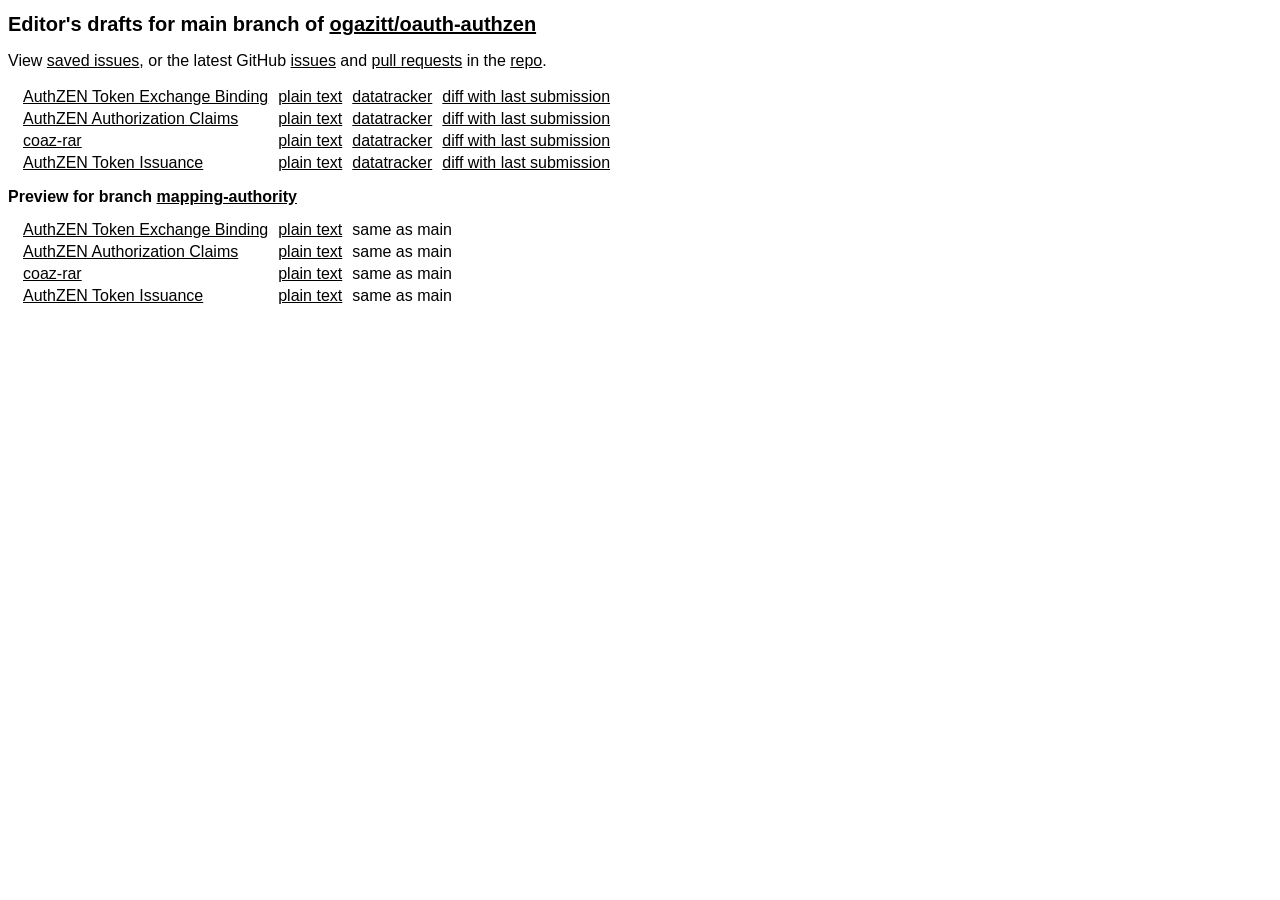
<file: index.html>
<!DOCTYPE html>
<html>
  <head>
    <title>ogazitt/oauth-authzen main preview</title>
    <meta name="viewport" content="initial-scale=1.0">
    <style type="text/css">/*<![CDATA[*/
      body { font-family: "Helvetica Neue","Open Sans", Helvetica, Calibri,sans-serif; }
      h1, h2, td { font-family: "Helvetica Neue", "Roboto Condensed", "Open Sans", Helvetica, Calibri, sans-serif; }
      h1 { font-size: 20px; } h2 { font-size: 16px; }
      table { margin: 5px 10px; border-collapse: collapse; }
      th, td { font-weight: normal; text-align: left; padding: 2px 5px; }
      a:link { color: #000; } a:visited { color: #00a; }
    /*]]>*/</style>
  </head>
  <body>
    <h1>Editor's drafts for main branch of <a href="https://github.com/ogazitt/oauth-authzen">ogazitt/oauth-authzen</a></h1>
    <p>View <a href="issues.html">saved issues</a>, or the latest GitHub <a href="https://github.com/ogazitt/oauth-authzen/issues">issues</a> and <a href="https://github.com/ogazitt/oauth-authzen/pulls">pull requests</a> in the <a href="https://github.com/ogazitt/oauth-authzen">repo</a>.</p>
    <table id="branch-main">
      <tr>
        <td><a href="./draft-gazitt-oauth-authzen-token-exchange.html" class="html draft-gazitt-oauth-authzen-token-exchange" title="AuthZEN Binding for OAuth 2.0 Token Exchange (HTML)">AuthZEN Token Exchange Binding</a></td>
        <td><a href="./draft-gazitt-oauth-authzen-token-exchange.txt" class="txt draft-gazitt-oauth-authzen-token-exchange" title="AuthZEN Binding for OAuth 2.0 Token Exchange (Text)">plain text</a></td>
        <td><a href="https://datatracker.ietf.org/doc/draft-gazitt-oauth-authzen-token-exchange" class="dt draft-gazitt-oauth-authzen-token-exchange" title="Datatracker for draft-gazitt-oauth-authzen-token-exchange">datatracker</a></td>
        <td><a href="https://author-tools.ietf.org/api/iddiff?doc_1=draft-gazitt-oauth-authzen-token-exchange&amp;url_2=https://ogazitt.github.io/oauth-authzen/draft-gazitt-oauth-authzen-token-exchange.txt" class="diff draft-gazitt-oauth-authzen-token-exchange">diff with last submission</a></td>
        <td></td>
      </tr>
      <tr>
        <td><a href="./draft-gazitt-oauth-authzen-claims.html" class="html draft-gazitt-oauth-authzen-claims" title="AuthZEN Profile for Authorization Claims in JWT Access Tokens (HTML)">AuthZEN Authorization Claims</a></td>
        <td><a href="./draft-gazitt-oauth-authzen-claims.txt" class="txt draft-gazitt-oauth-authzen-claims" title="AuthZEN Profile for Authorization Claims in JWT Access Tokens (Text)">plain text</a></td>
        <td><a href="https://datatracker.ietf.org/doc/draft-gazitt-oauth-authzen-claims" class="dt draft-gazitt-oauth-authzen-claims" title="Datatracker for draft-gazitt-oauth-authzen-claims">datatracker</a></td>
        <td><a href="https://author-tools.ietf.org/api/iddiff?doc_1=draft-gazitt-oauth-authzen-claims&amp;url_2=https://ogazitt.github.io/oauth-authzen/draft-gazitt-oauth-authzen-claims.txt" class="diff draft-gazitt-oauth-authzen-claims">diff with last submission</a></td>
        <td></td>
      </tr>
      <tr>
        <td><a href="./draft-gazitt-authzen-coaz-rar.html" class="html draft-gazitt-authzen-coaz-rar" title="COAZ-RAR: COAZ Binding for OAuth 2.0 Rich Authorization Requests - Draft 1 (HTML)">coaz-rar</a></td>
        <td><a href="./draft-gazitt-authzen-coaz-rar.txt" class="txt draft-gazitt-authzen-coaz-rar" title="COAZ-RAR: COAZ Binding for OAuth 2.0 Rich Authorization Requests - Draft 1 (Text)">plain text</a></td>
        <td><a href="https://datatracker.ietf.org/doc/draft-gazitt-authzen-coaz-rar" class="dt draft-gazitt-authzen-coaz-rar" title="Datatracker for draft-gazitt-authzen-coaz-rar">datatracker</a></td>
        <td><a href="https://author-tools.ietf.org/api/iddiff?doc_1=draft-gazitt-authzen-coaz-rar&amp;url_2=https://ogazitt.github.io/oauth-authzen/draft-gazitt-authzen-coaz-rar.txt" class="diff draft-gazitt-authzen-coaz-rar">diff with last submission</a></td>
        <td></td>
      </tr>
      <tr>
        <td><a href="./draft-gazitt-oauth-authzen-issuance.html" class="html draft-gazitt-oauth-authzen-issuance" title="AuthZEN Profile for OAuth 2.0 Token Issuance (HTML)">AuthZEN Token Issuance</a></td>
        <td><a href="./draft-gazitt-oauth-authzen-issuance.txt" class="txt draft-gazitt-oauth-authzen-issuance" title="AuthZEN Profile for OAuth 2.0 Token Issuance (Text)">plain text</a></td>
        <td><a href="https://datatracker.ietf.org/doc/draft-gazitt-oauth-authzen-issuance" class="dt draft-gazitt-oauth-authzen-issuance" title="Datatracker for draft-gazitt-oauth-authzen-issuance">datatracker</a></td>
        <td><a href="https://author-tools.ietf.org/api/iddiff?doc_1=draft-gazitt-oauth-authzen-issuance&amp;url_2=https://ogazitt.github.io/oauth-authzen/draft-gazitt-oauth-authzen-issuance.txt" class="diff draft-gazitt-oauth-authzen-issuance">diff with last submission</a></td>
        <td></td>
      </tr>
    </table>
    <h2>Preview for branch <a href="mapping-authority">mapping-authority</a></h2>
    <table id="branch-mapping-authority">
      <tr>
        <td><a href="mapping-authority/draft-gazitt-oauth-authzen-token-exchange.html" class="html draft-gazitt-oauth-authzen-token-exchange" title="AuthZEN Binding for OAuth 2.0 Token Exchange (HTML)">AuthZEN Token Exchange Binding</a></td>
        <td><a href="mapping-authority/draft-gazitt-oauth-authzen-token-exchange.txt" class="txt draft-gazitt-oauth-authzen-token-exchange" title="AuthZEN Binding for OAuth 2.0 Token Exchange (Text)">plain text</a></td>
        <td>same as main</td>
      </tr>
      <tr>
        <td><a href="mapping-authority/draft-gazitt-oauth-authzen-claims.html" class="html draft-gazitt-oauth-authzen-claims" title="AuthZEN Profile for Authorization Claims in JWT Access Tokens (HTML)">AuthZEN Authorization Claims</a></td>
        <td><a href="mapping-authority/draft-gazitt-oauth-authzen-claims.txt" class="txt draft-gazitt-oauth-authzen-claims" title="AuthZEN Profile for Authorization Claims in JWT Access Tokens (Text)">plain text</a></td>
        <td>same as main</td>
      </tr>
      <tr>
        <td><a href="mapping-authority/draft-gazitt-authzen-coaz-rar.html" class="html draft-gazitt-authzen-coaz-rar" title="COAZ-RAR: COAZ Binding for OAuth 2.0 Rich Authorization Requests - Draft 1 (HTML)">coaz-rar</a></td>
        <td><a href="mapping-authority/draft-gazitt-authzen-coaz-rar.txt" class="txt draft-gazitt-authzen-coaz-rar" title="COAZ-RAR: COAZ Binding for OAuth 2.0 Rich Authorization Requests - Draft 1 (Text)">plain text</a></td>
        <td>same as main</td>
      </tr>
      <tr>
        <td><a href="mapping-authority/draft-gazitt-oauth-authzen-issuance.html" class="html draft-gazitt-oauth-authzen-issuance" title="AuthZEN Profile for OAuth 2.0 Token Issuance (HTML)">AuthZEN Token Issuance</a></td>
        <td><a href="mapping-authority/draft-gazitt-oauth-authzen-issuance.txt" class="txt draft-gazitt-oauth-authzen-issuance" title="AuthZEN Profile for OAuth 2.0 Token Issuance (Text)">plain text</a></td>
        <td>same as main</td>
      </tr>
    </table>
    <script>
window.onload = function() {
  var referrer_branch = 'main';
  // e.g., "https://github.com/user/repo/tree/main"
  var chunks = document.referrer.split("/");
  if (chunks[2] === 'github.com' && chunks[5] === 'tree') {
    referrer_branch = chunks[6];
  }
  let branch = document.querySelector('#branch-' + referrer_branch);
  let h = document.location.hash.substring(1);
  if (h === 'show') {
    document.location.hash = '#' + branch.id;
  } else if (branch && h.startsWith('go')) {
    let e = branch.querySelector(h.substring(2));
    if (e && e.href) {
      document.location = e.href;
    }
  }
};
    </script>
  </body>
</html>
</file>
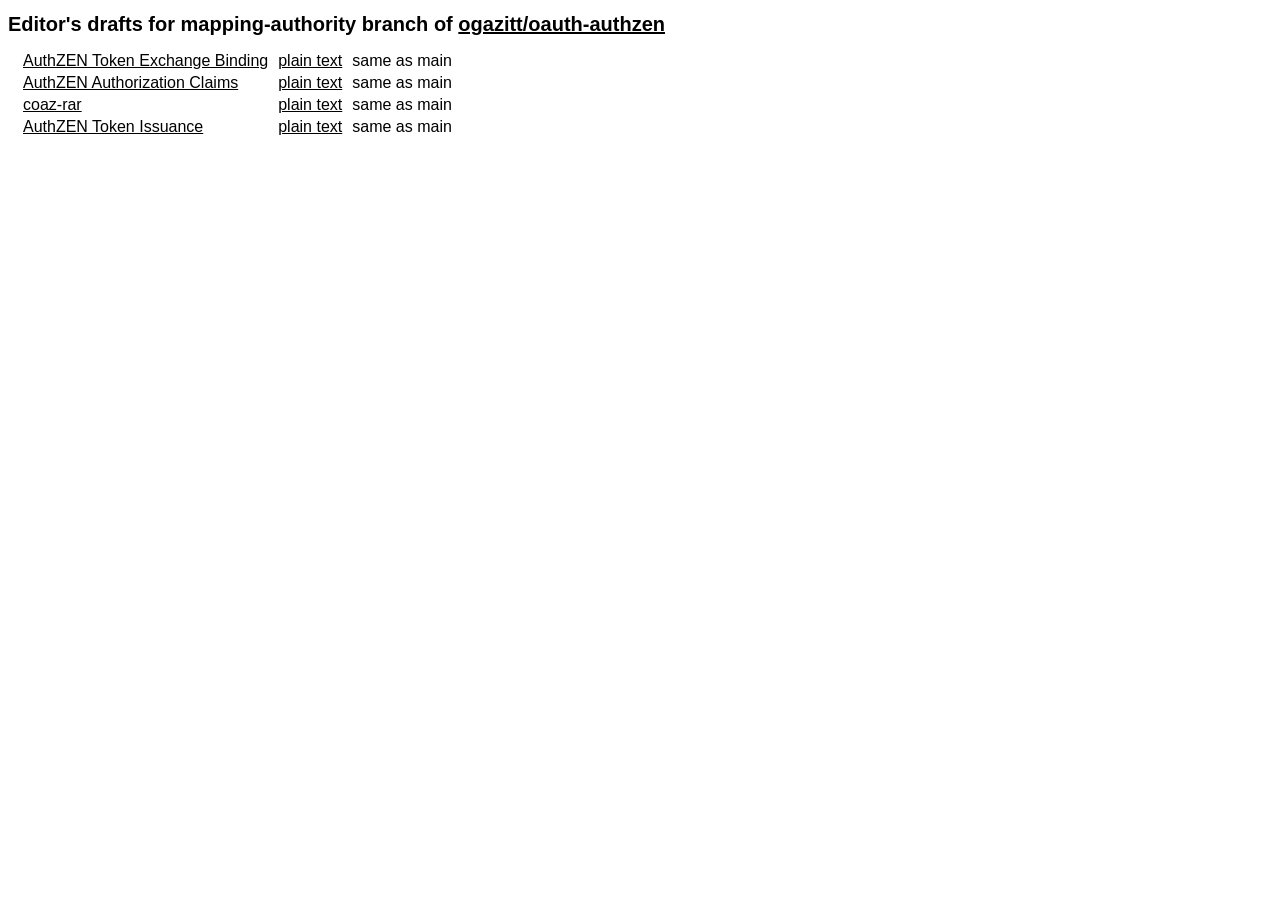
<file: mapping-authority/index.html>
<!DOCTYPE html>
<html>
  <head>
    <title>ogazitt/oauth-authzen mapping-authority preview</title>
    <meta name="viewport" content="initial-scale=1.0">
    <style type="text/css">/*<![CDATA[*/
      body { font-family: "Helvetica Neue","Open Sans", Helvetica, Calibri,sans-serif; }
      h1, h2, td { font-family: "Helvetica Neue", "Roboto Condensed", "Open Sans", Helvetica, Calibri, sans-serif; }
      h1 { font-size: 20px; } h2 { font-size: 16px; }
      table { margin: 5px 10px; border-collapse: collapse; }
      th, td { font-weight: normal; text-align: left; padding: 2px 5px; }
      a:link { color: #000; } a:visited { color: #00a; }
    /*]]>*/</style>
  </head>
  <body>
    <h1>Editor's drafts for mapping-authority branch of <a href="https://github.com/ogazitt/oauth-authzen/tree/mapping-authority">ogazitt/oauth-authzen</a></h1>
    <table id="branch-mapping-authority">
      <tr>
        <td><a href="./draft-gazitt-oauth-authzen-token-exchange.html" class="html draft-gazitt-oauth-authzen-token-exchange" title="AuthZEN Binding for OAuth 2.0 Token Exchange (HTML)">AuthZEN Token Exchange Binding</a></td>
        <td><a href="./draft-gazitt-oauth-authzen-token-exchange.txt" class="txt draft-gazitt-oauth-authzen-token-exchange" title="AuthZEN Binding for OAuth 2.0 Token Exchange (Text)">plain text</a></td>
        <td>same as main</td>
      </tr>
      <tr>
        <td><a href="./draft-gazitt-oauth-authzen-claims.html" class="html draft-gazitt-oauth-authzen-claims" title="AuthZEN Profile for Authorization Claims in JWT Access Tokens (HTML)">AuthZEN Authorization Claims</a></td>
        <td><a href="./draft-gazitt-oauth-authzen-claims.txt" class="txt draft-gazitt-oauth-authzen-claims" title="AuthZEN Profile for Authorization Claims in JWT Access Tokens (Text)">plain text</a></td>
        <td>same as main</td>
      </tr>
      <tr>
        <td><a href="./draft-gazitt-authzen-coaz-rar.html" class="html draft-gazitt-authzen-coaz-rar" title="COAZ-RAR: COAZ Binding for OAuth 2.0 Rich Authorization Requests - Draft 1 (HTML)">coaz-rar</a></td>
        <td><a href="./draft-gazitt-authzen-coaz-rar.txt" class="txt draft-gazitt-authzen-coaz-rar" title="COAZ-RAR: COAZ Binding for OAuth 2.0 Rich Authorization Requests - Draft 1 (Text)">plain text</a></td>
        <td>same as main</td>
      </tr>
      <tr>
        <td><a href="./draft-gazitt-oauth-authzen-issuance.html" class="html draft-gazitt-oauth-authzen-issuance" title="AuthZEN Profile for OAuth 2.0 Token Issuance (HTML)">AuthZEN Token Issuance</a></td>
        <td><a href="./draft-gazitt-oauth-authzen-issuance.txt" class="txt draft-gazitt-oauth-authzen-issuance" title="AuthZEN Profile for OAuth 2.0 Token Issuance (Text)">plain text</a></td>
        <td>same as main</td>
      </tr>
    </table>
    <script>
window.onload = function() {
  var referrer_branch = 'main';
  // e.g., "https://github.com/user/repo/tree/main"
  var chunks = document.referrer.split("/");
  if (chunks[2] === 'github.com' && chunks[5] === 'tree') {
    referrer_branch = chunks[6];
  }
  let branch = document.querySelector('#branch-' + referrer_branch);
  let h = document.location.hash.substring(1);
  if (h === 'show') {
    document.location.hash = '#' + branch.id;
  } else if (branch && h.startsWith('go')) {
    let e = branch.querySelector(h.substring(2));
    if (e && e.href) {
      document.location = e.href;
    }
  }
};
    </script>
  </body>
</html>
</file>
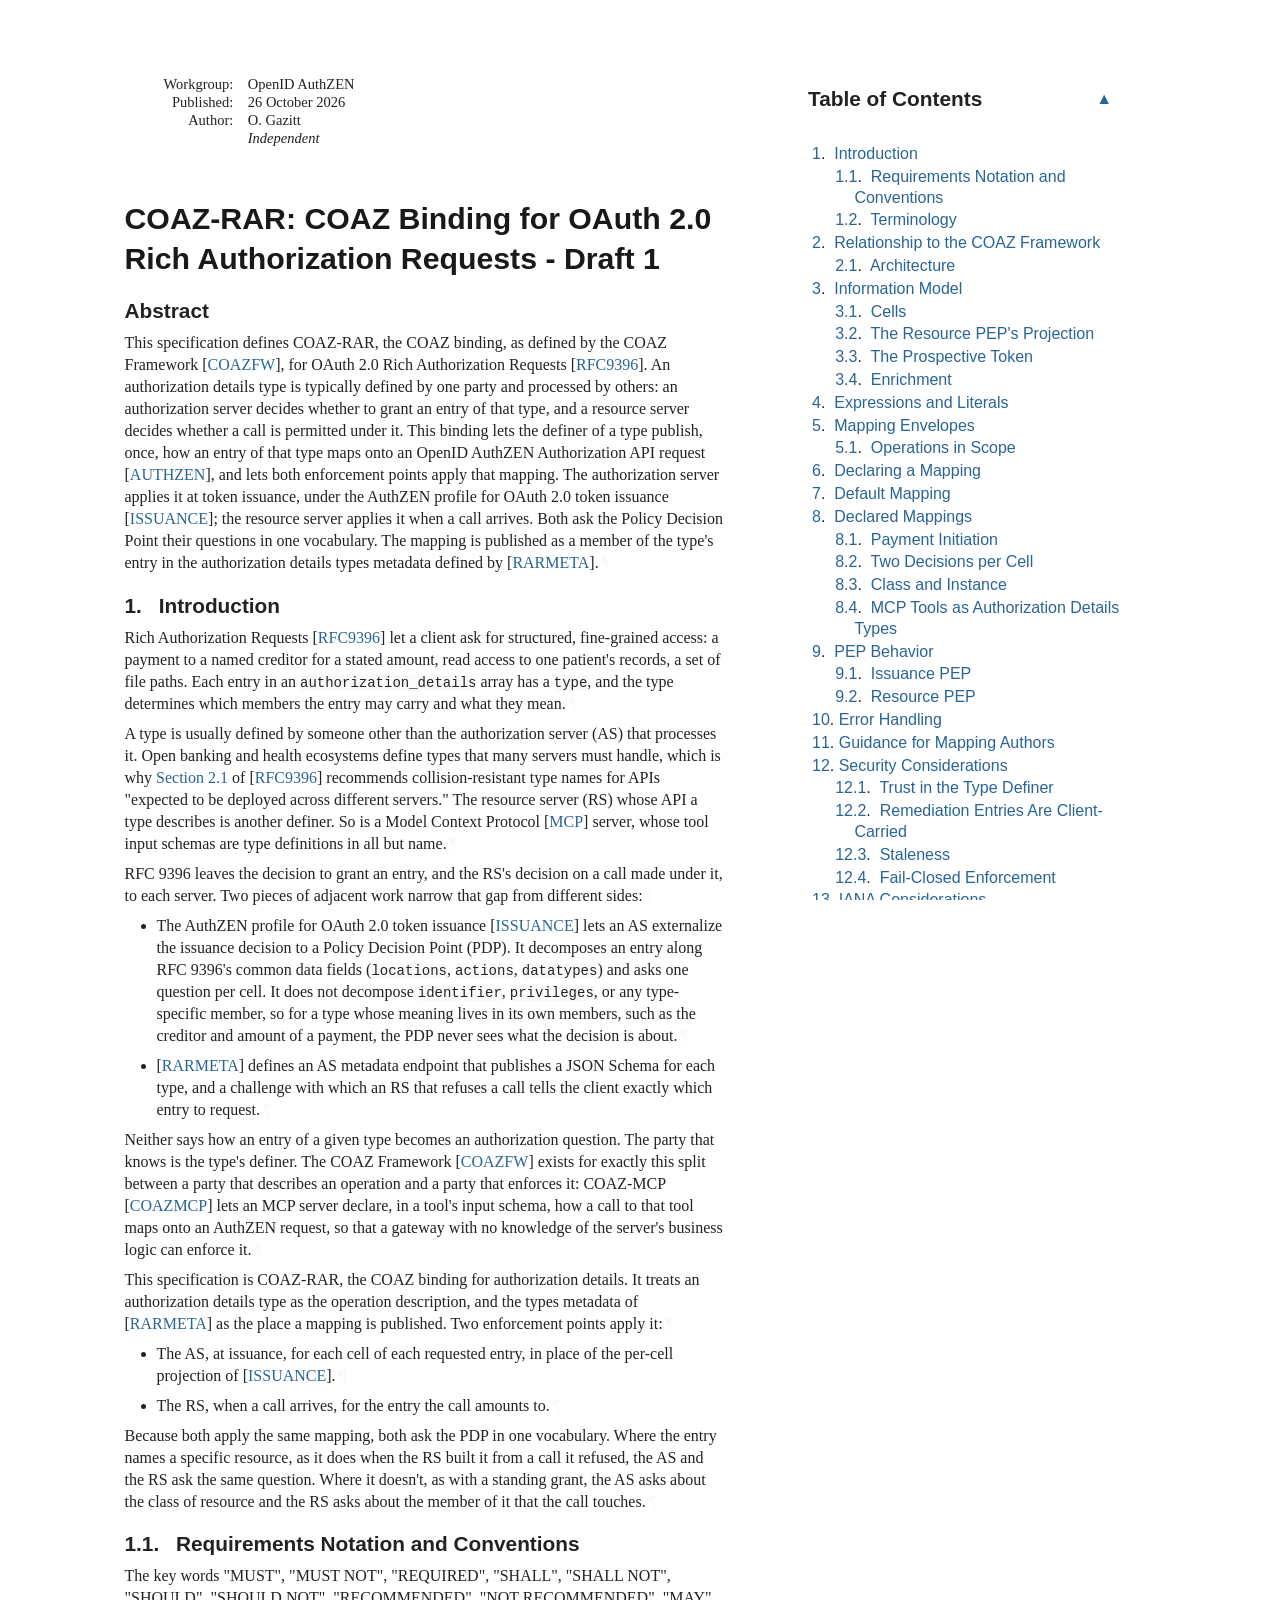
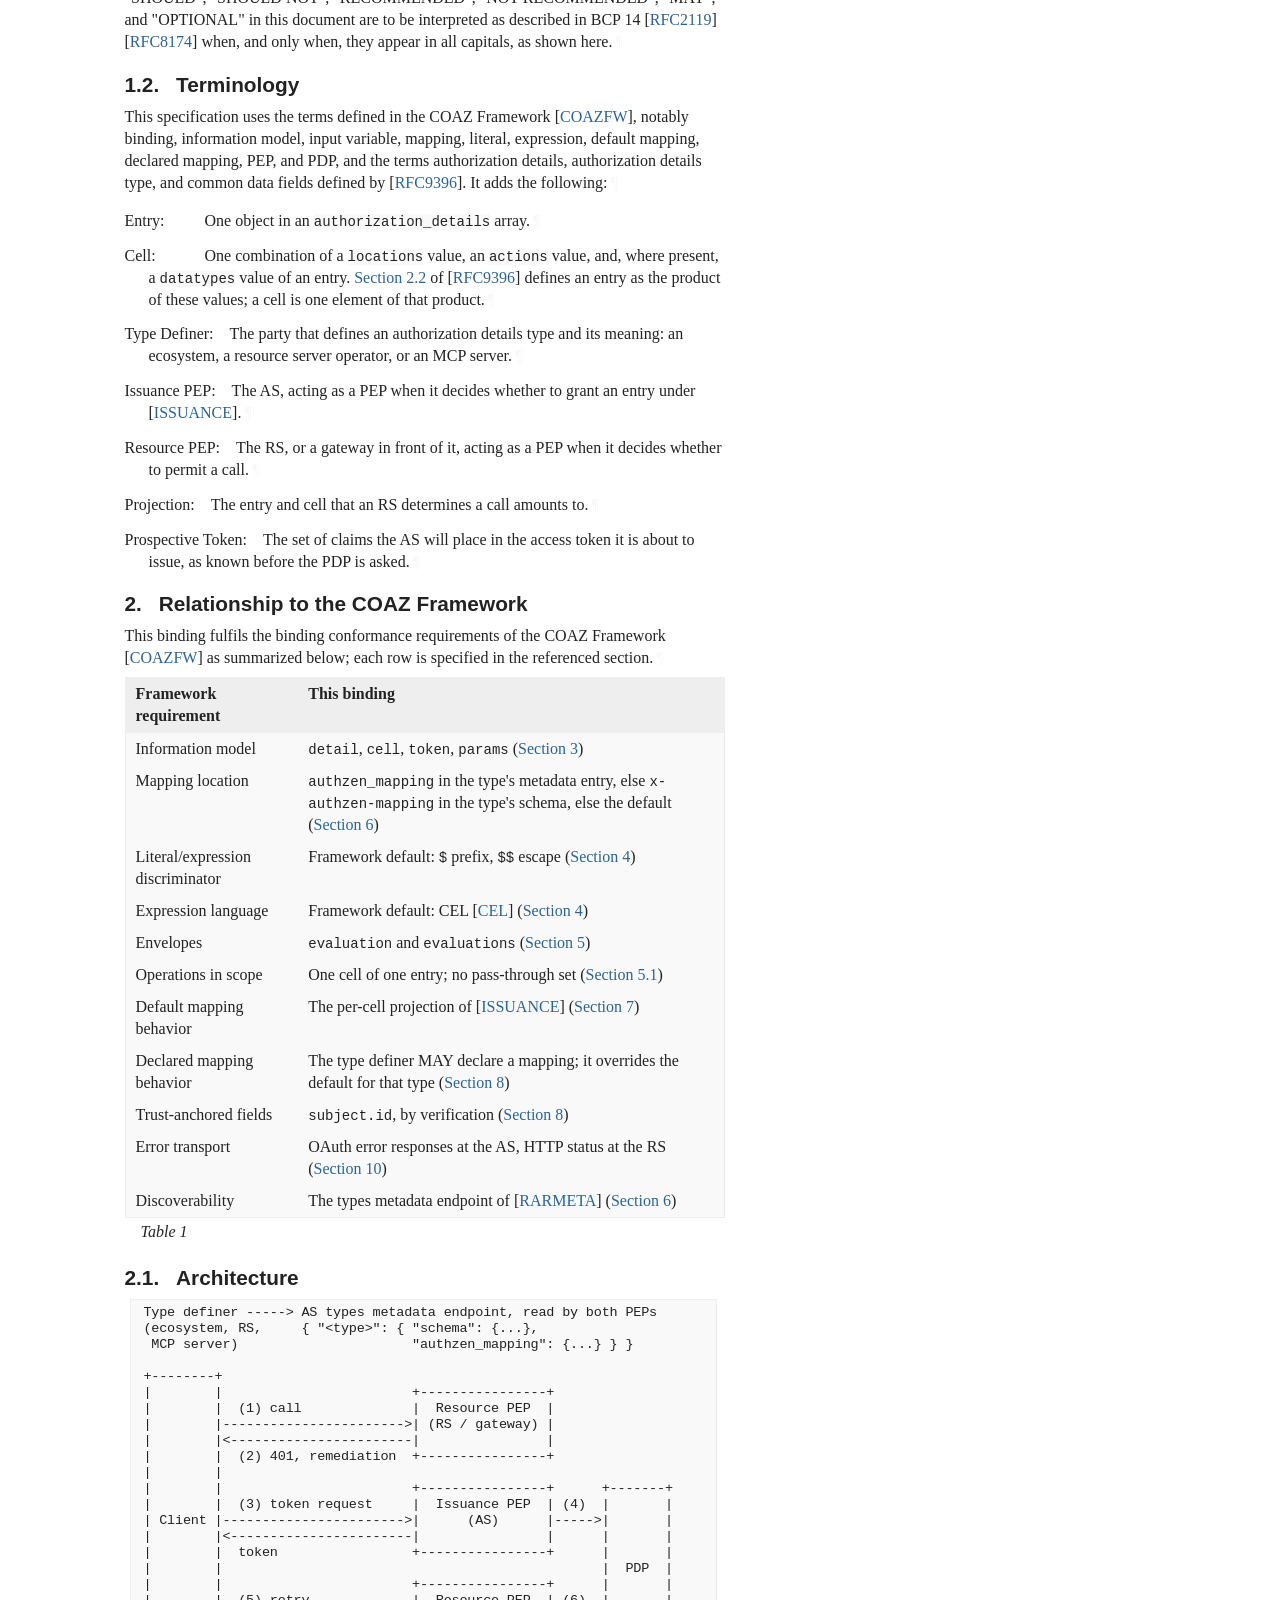
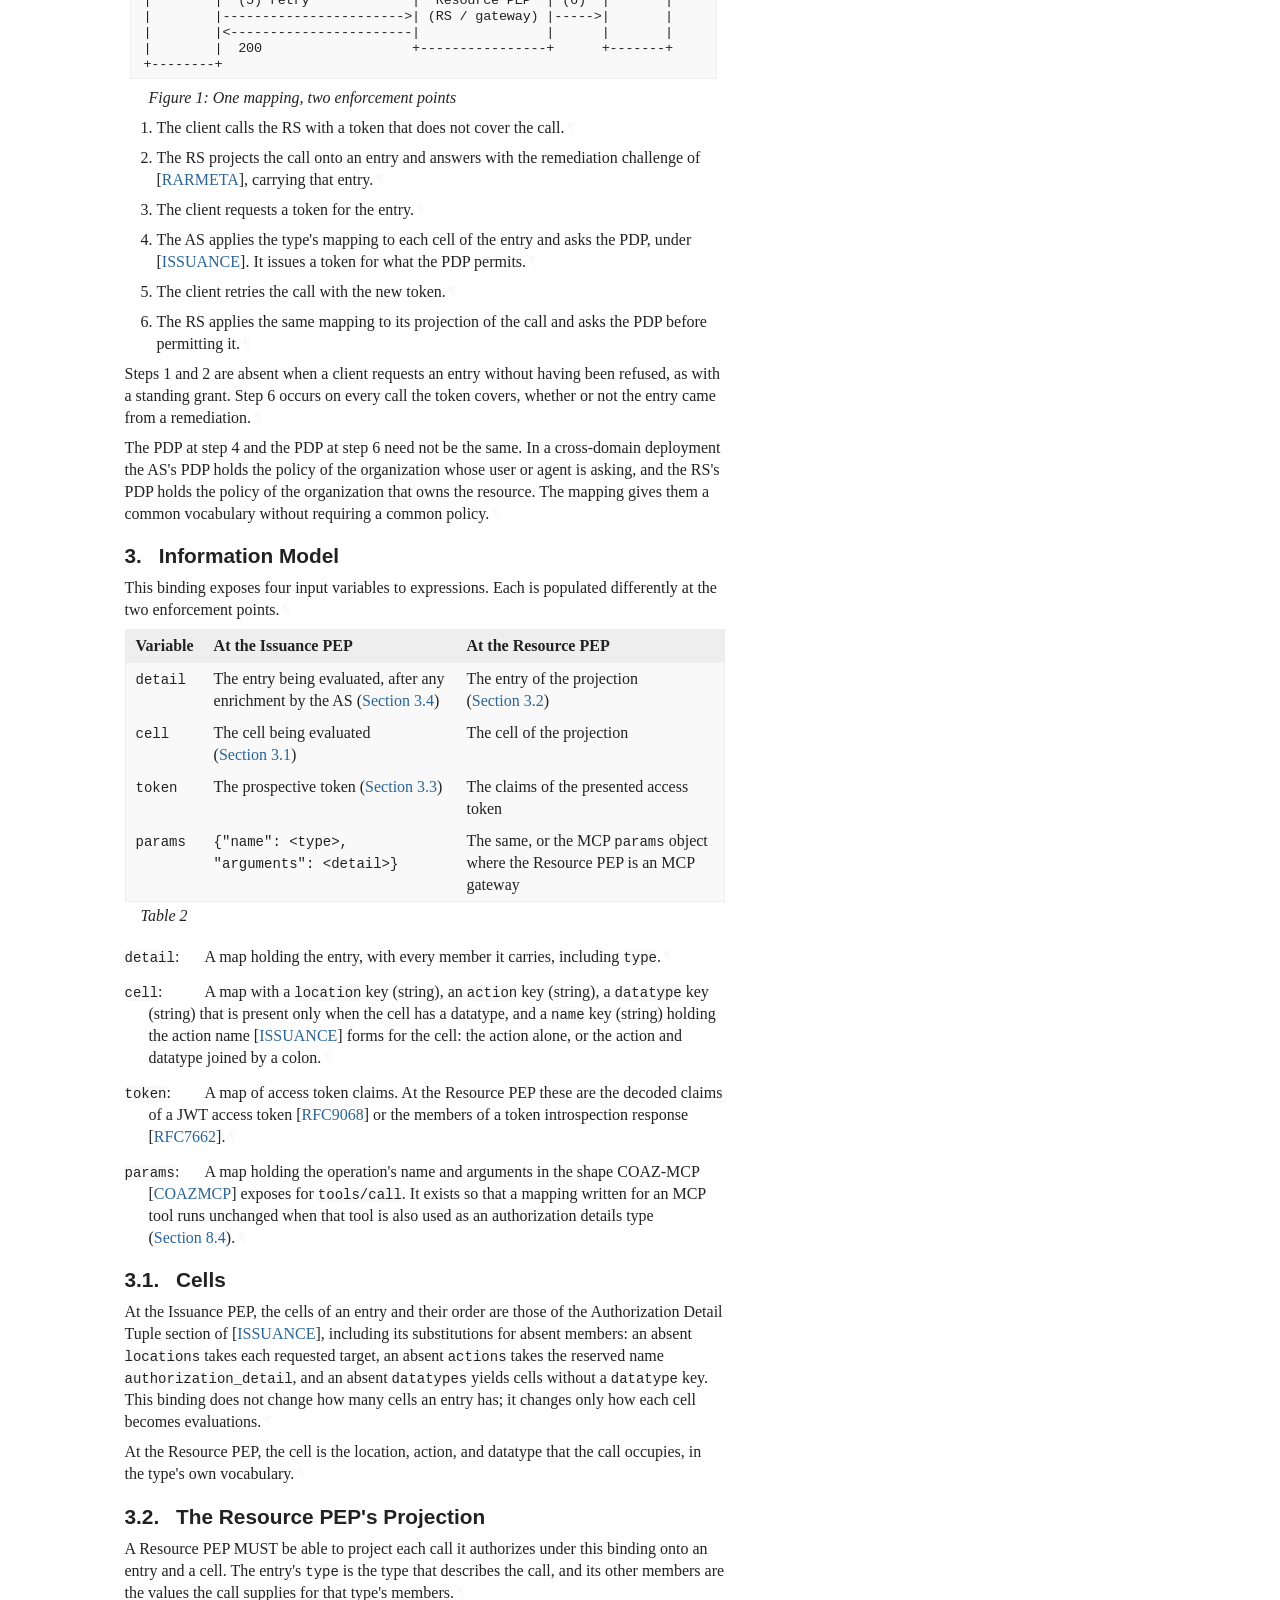
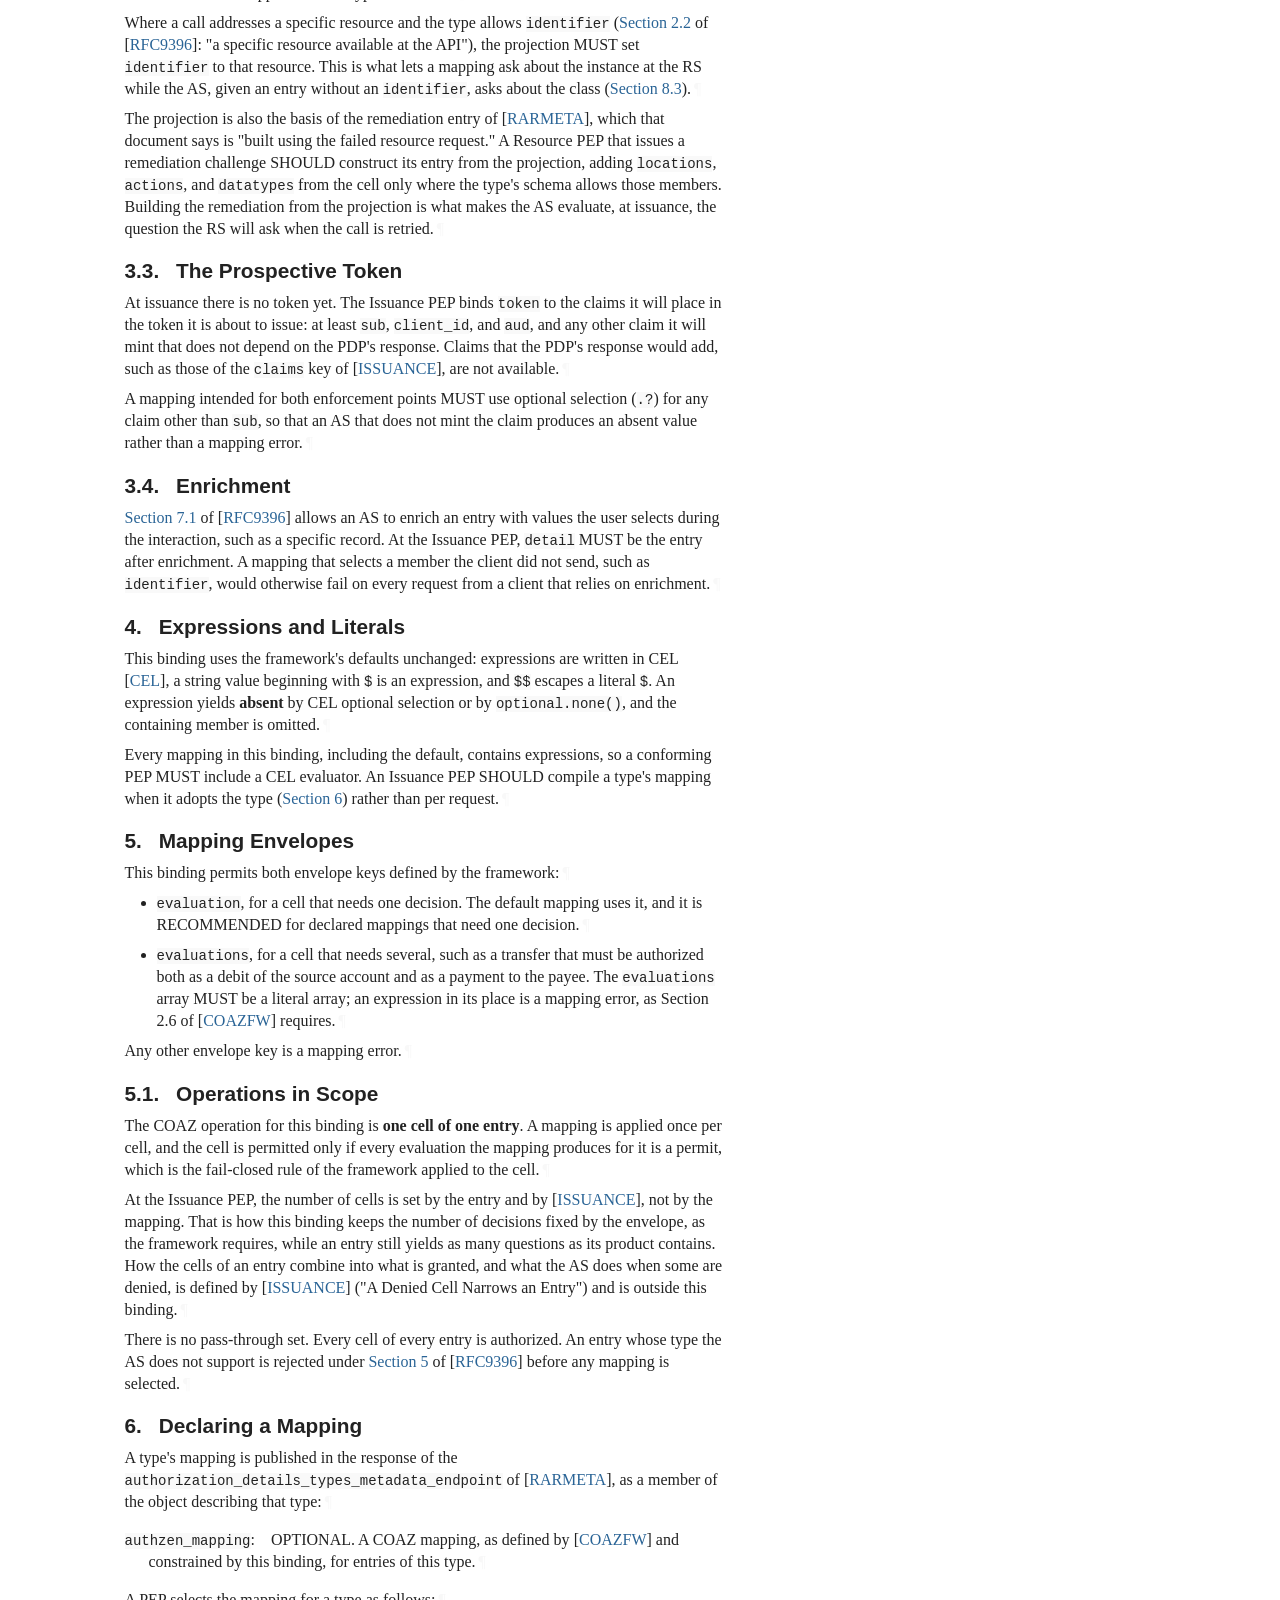
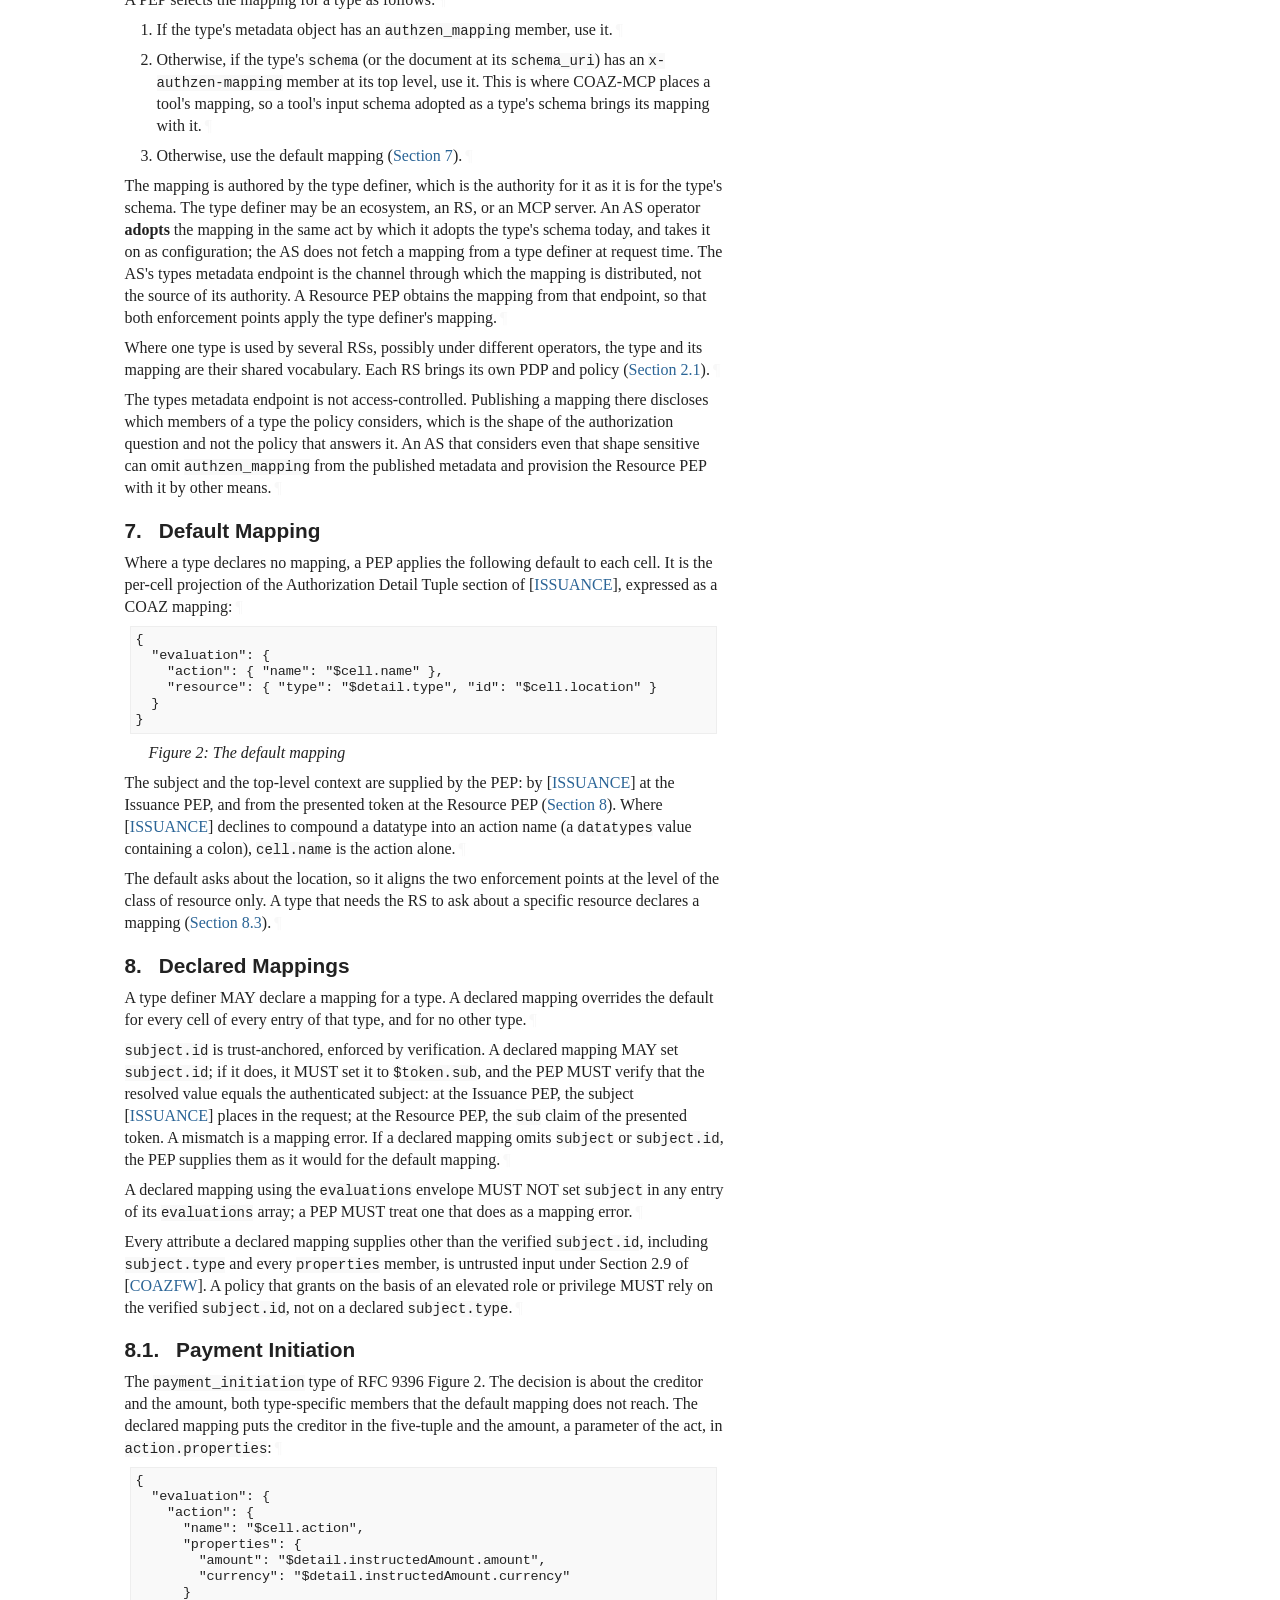
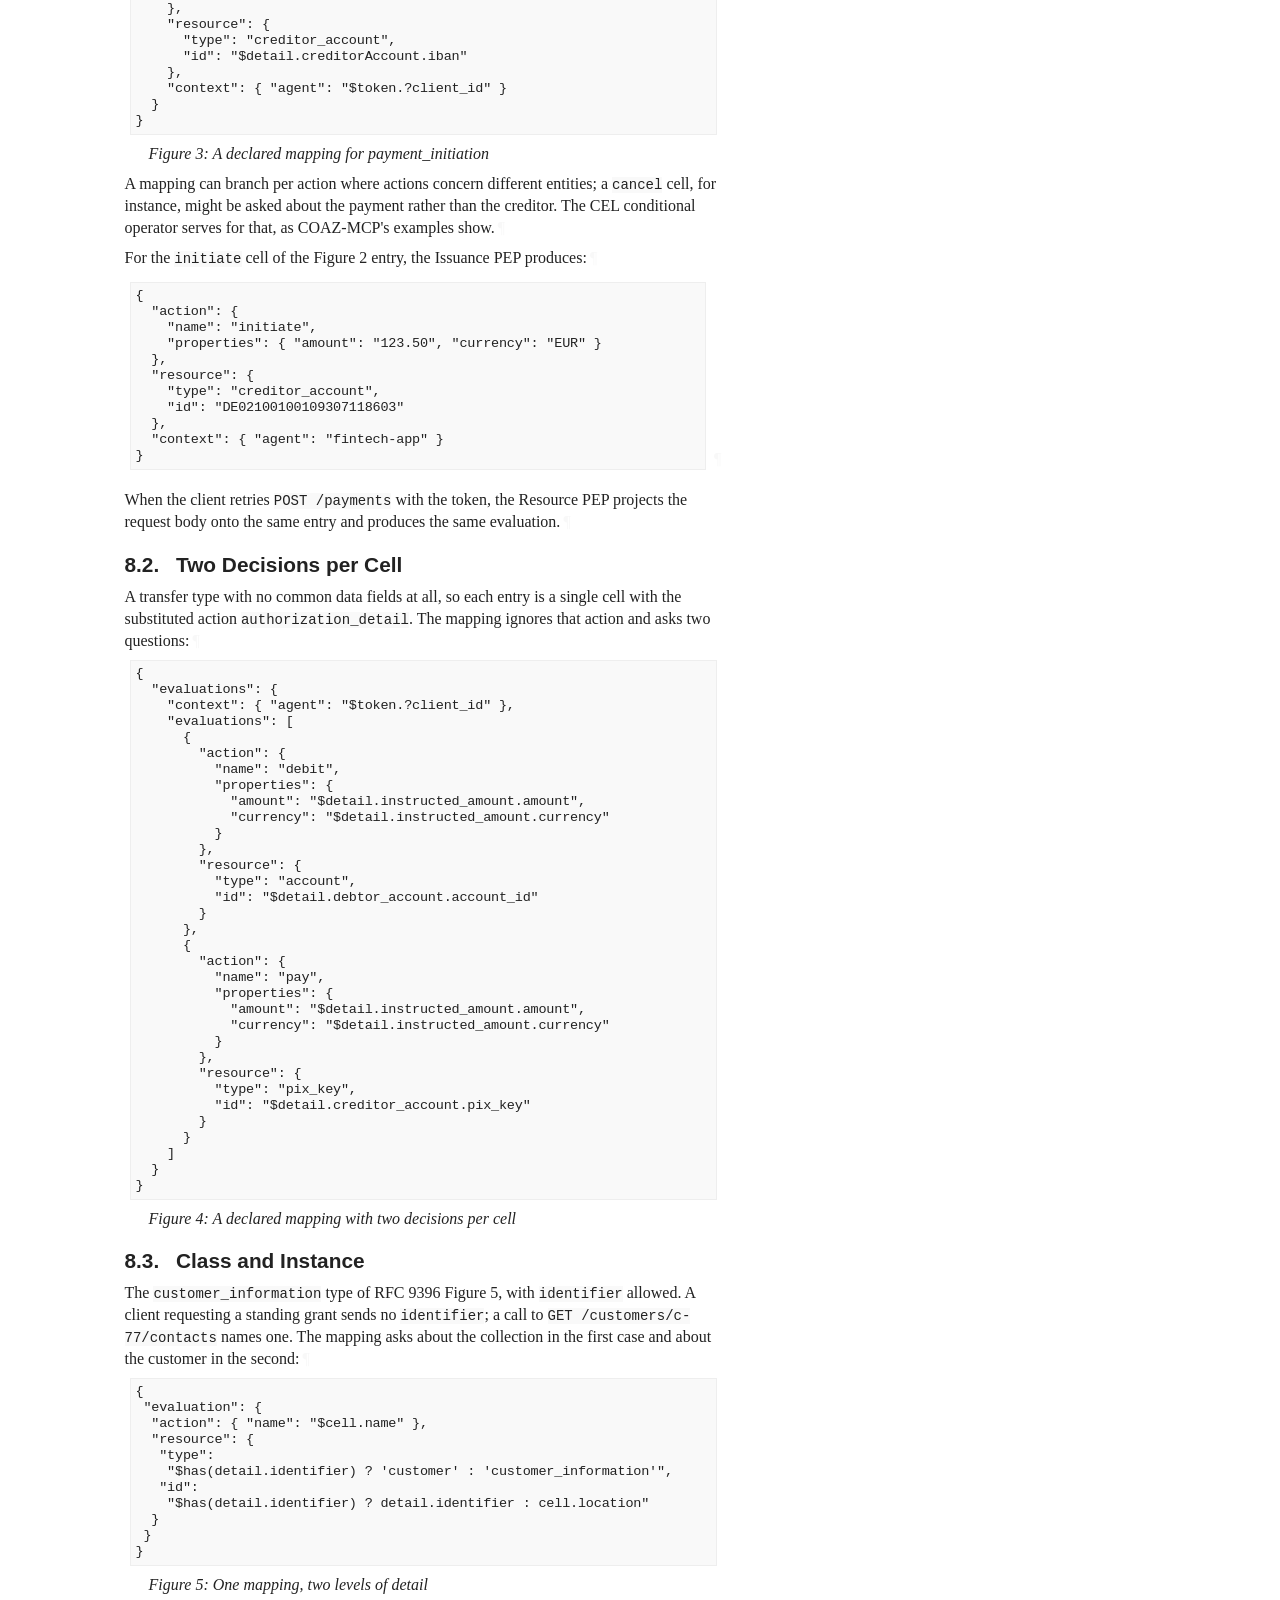
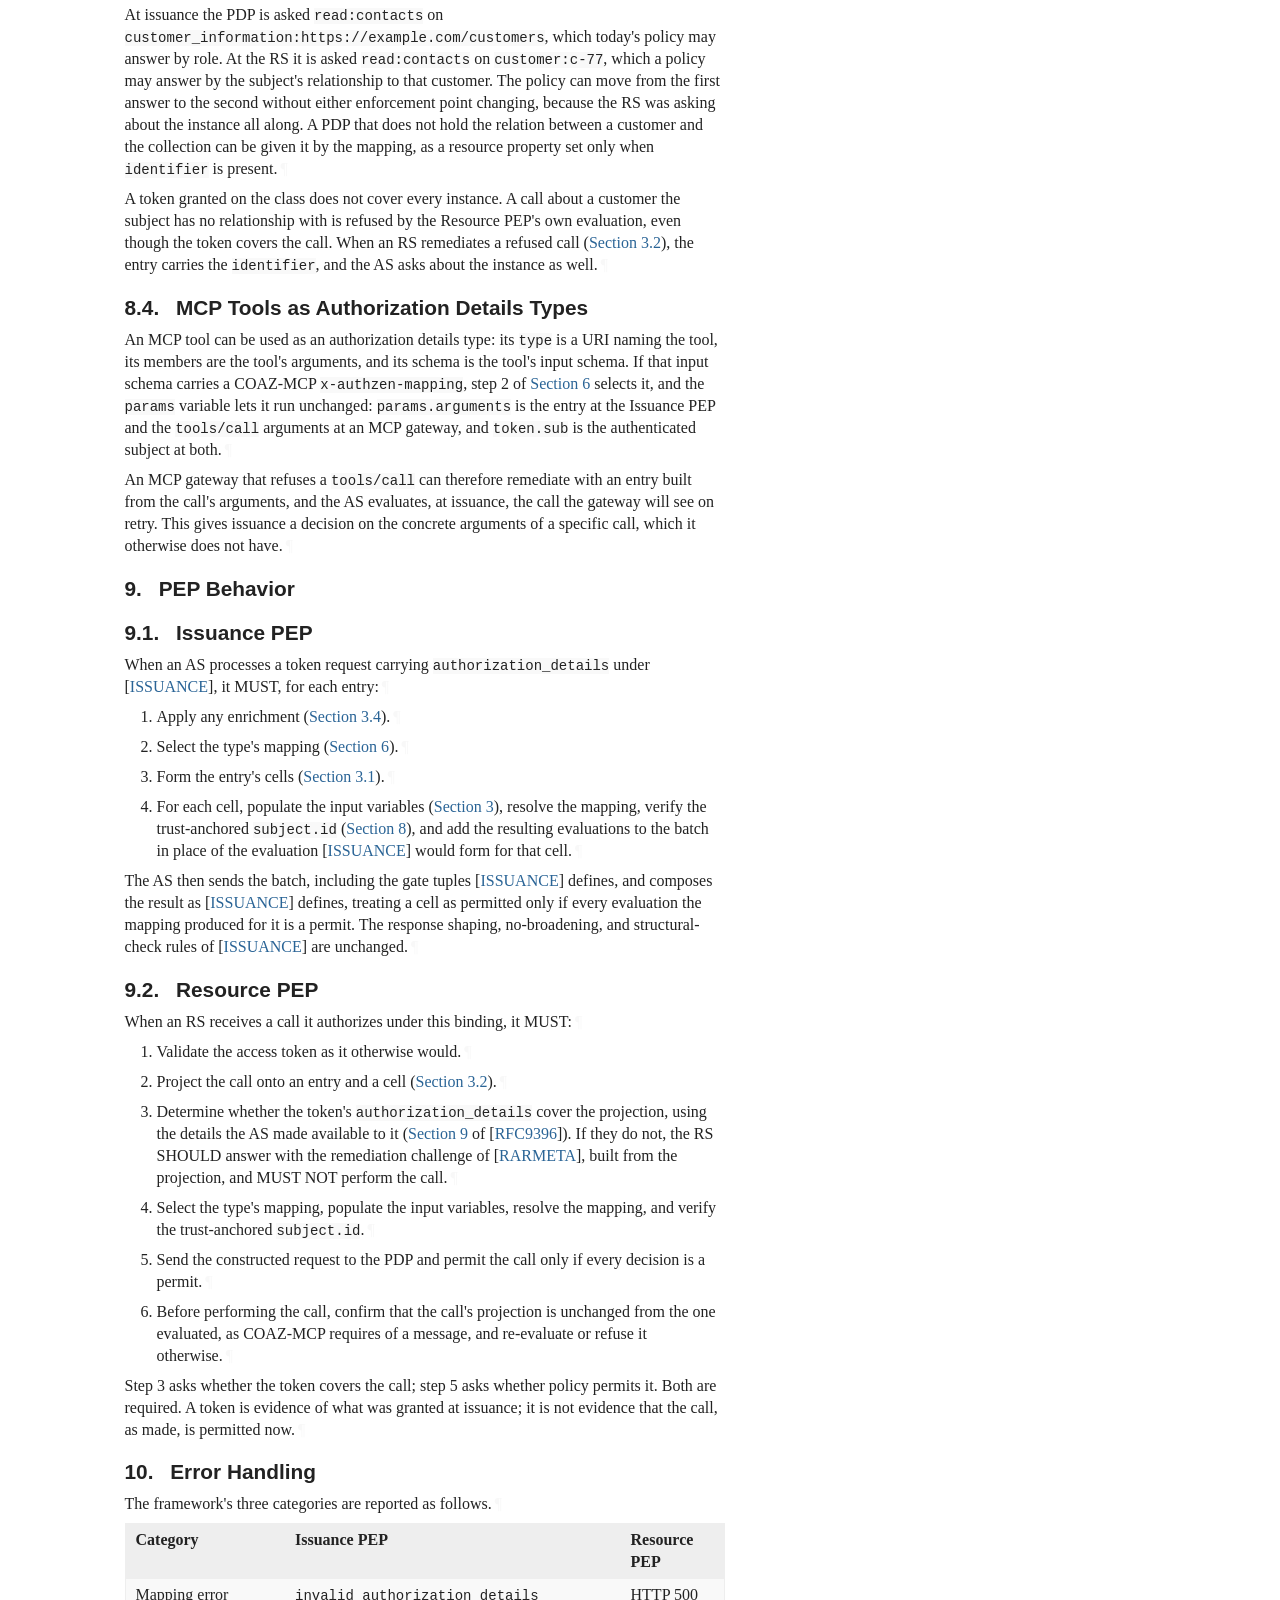
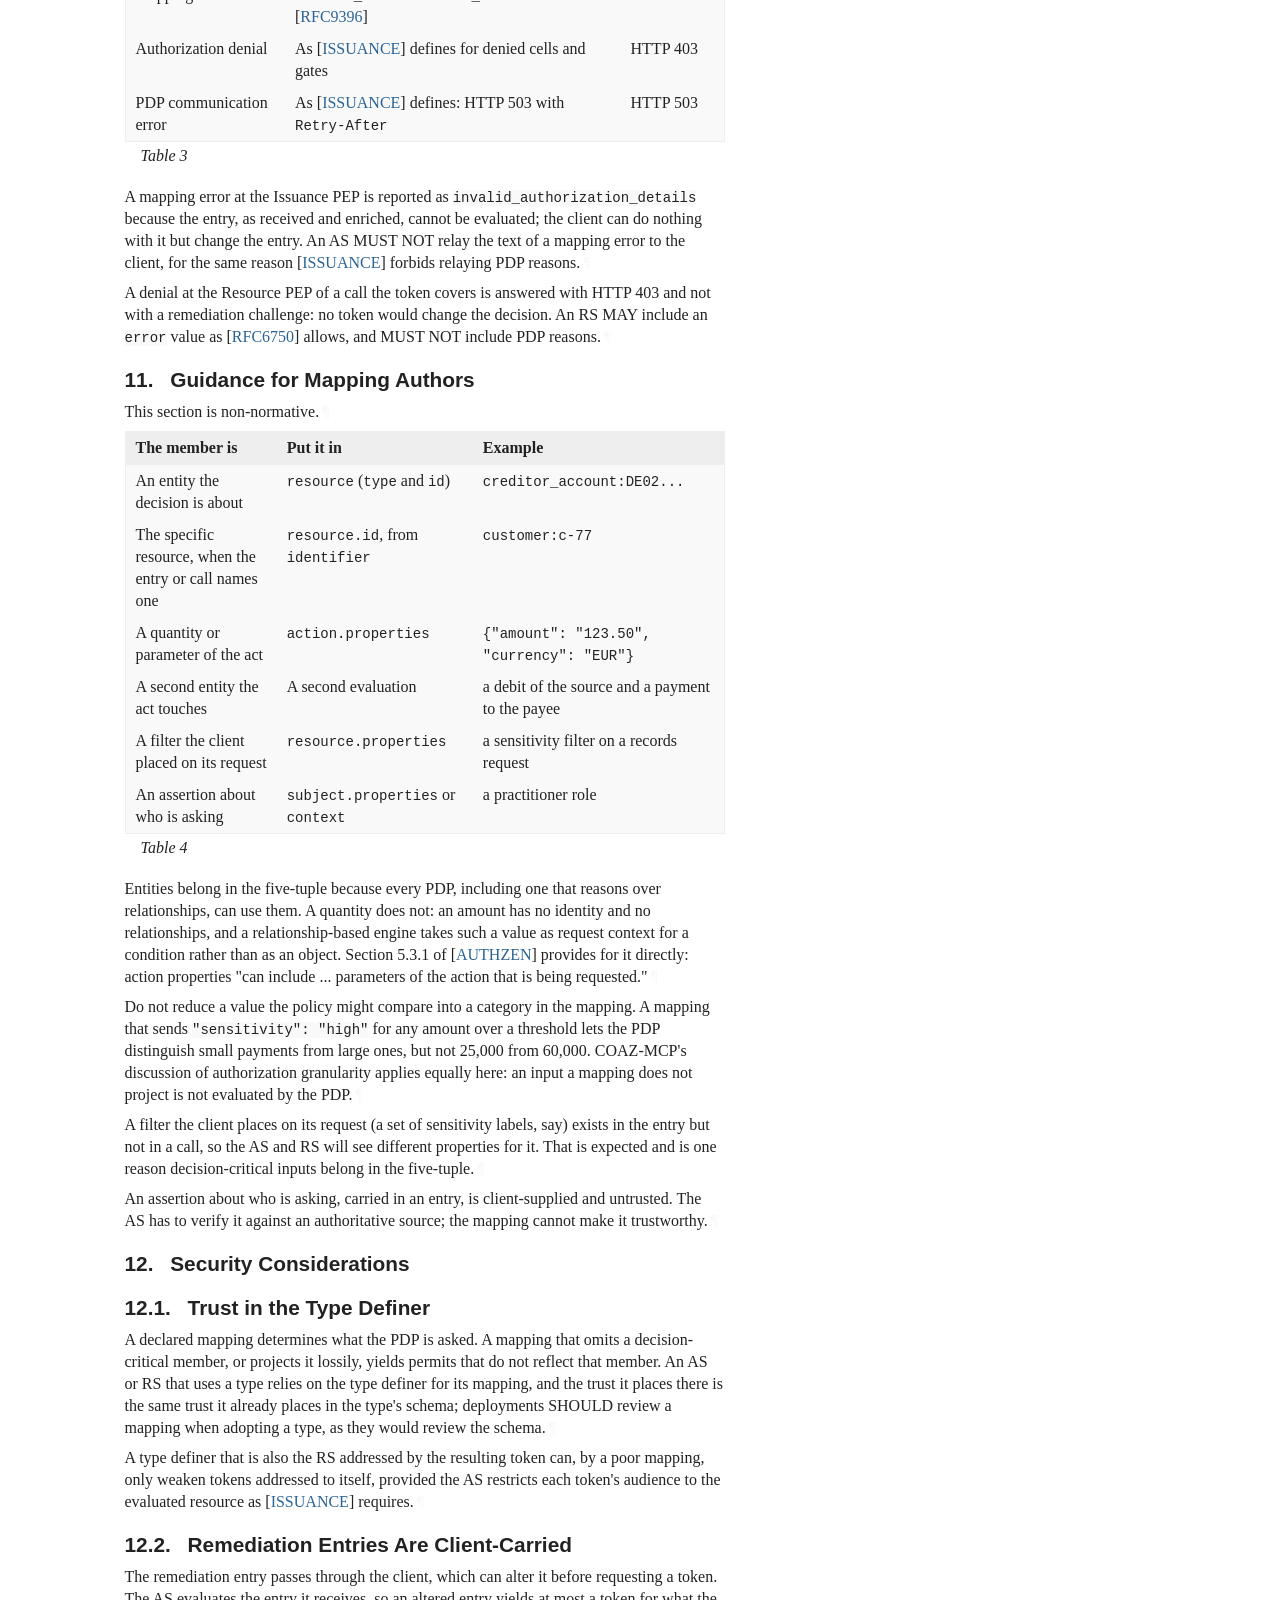
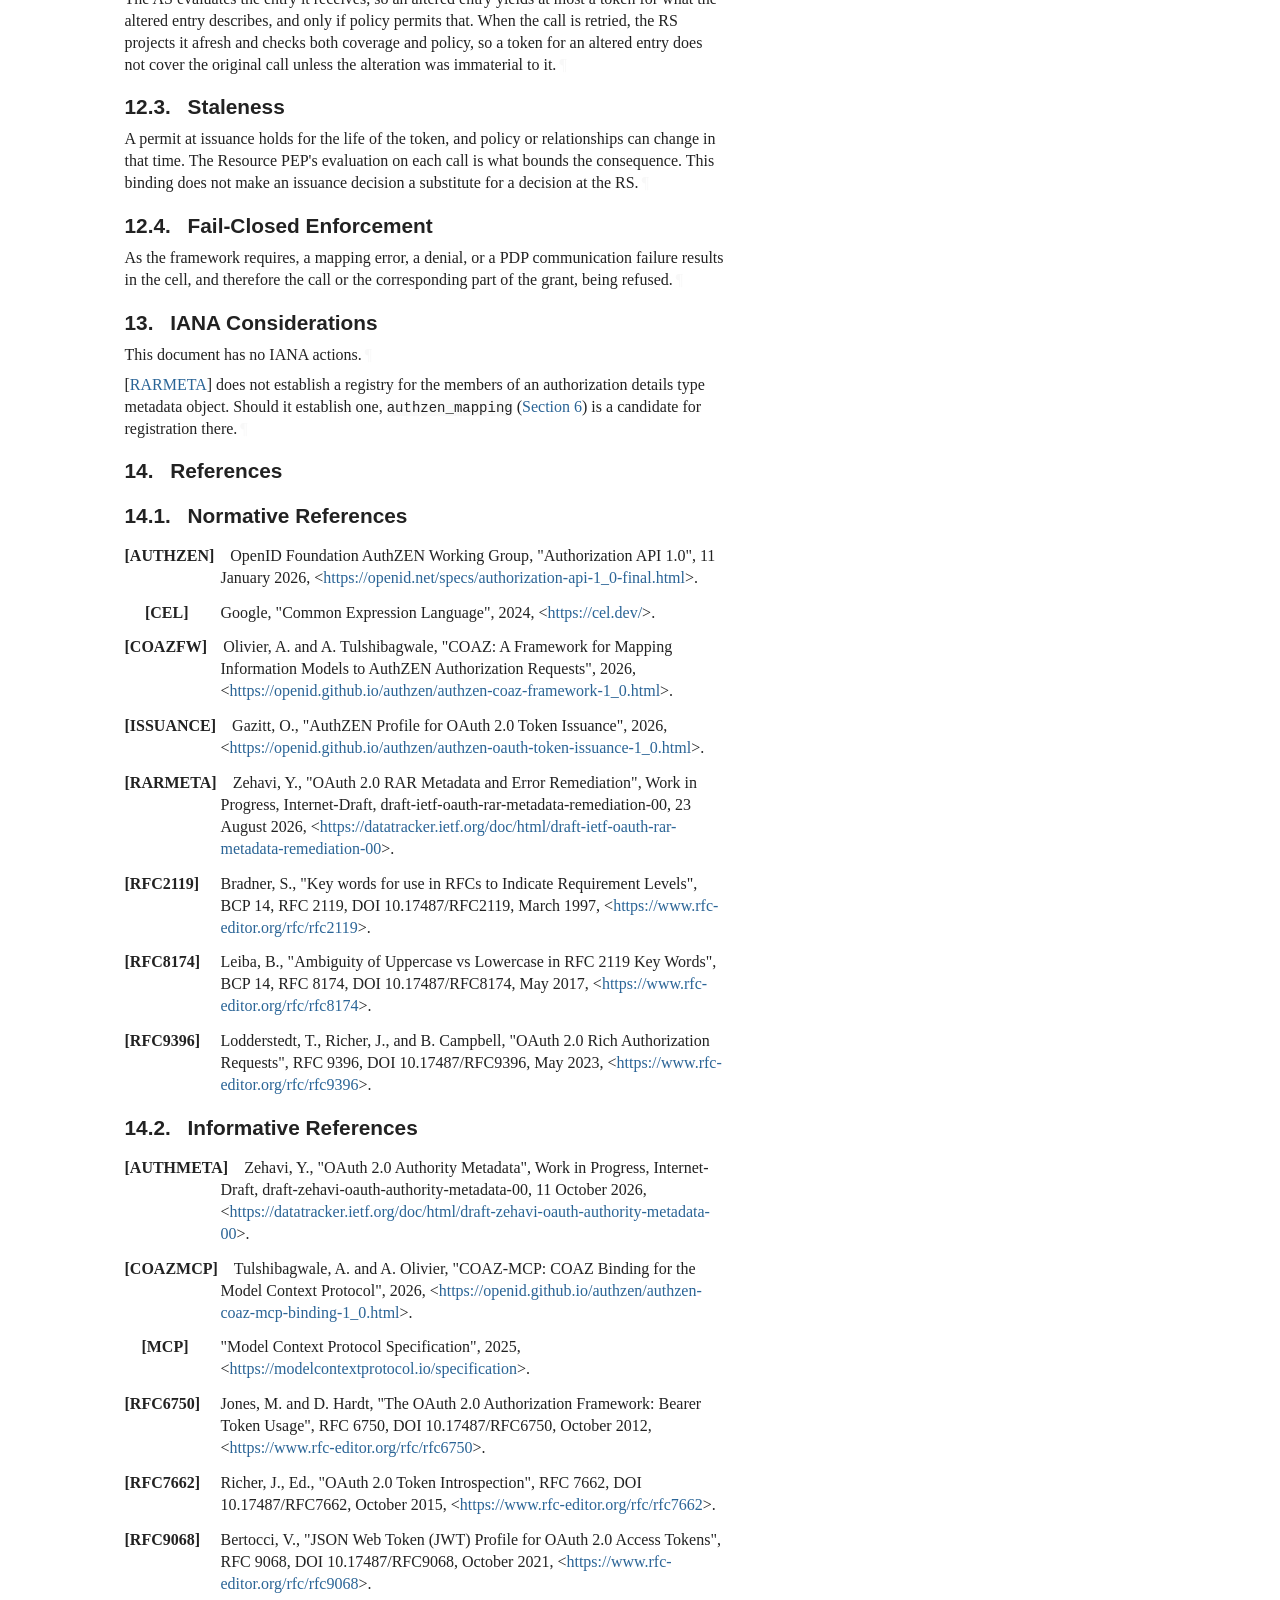
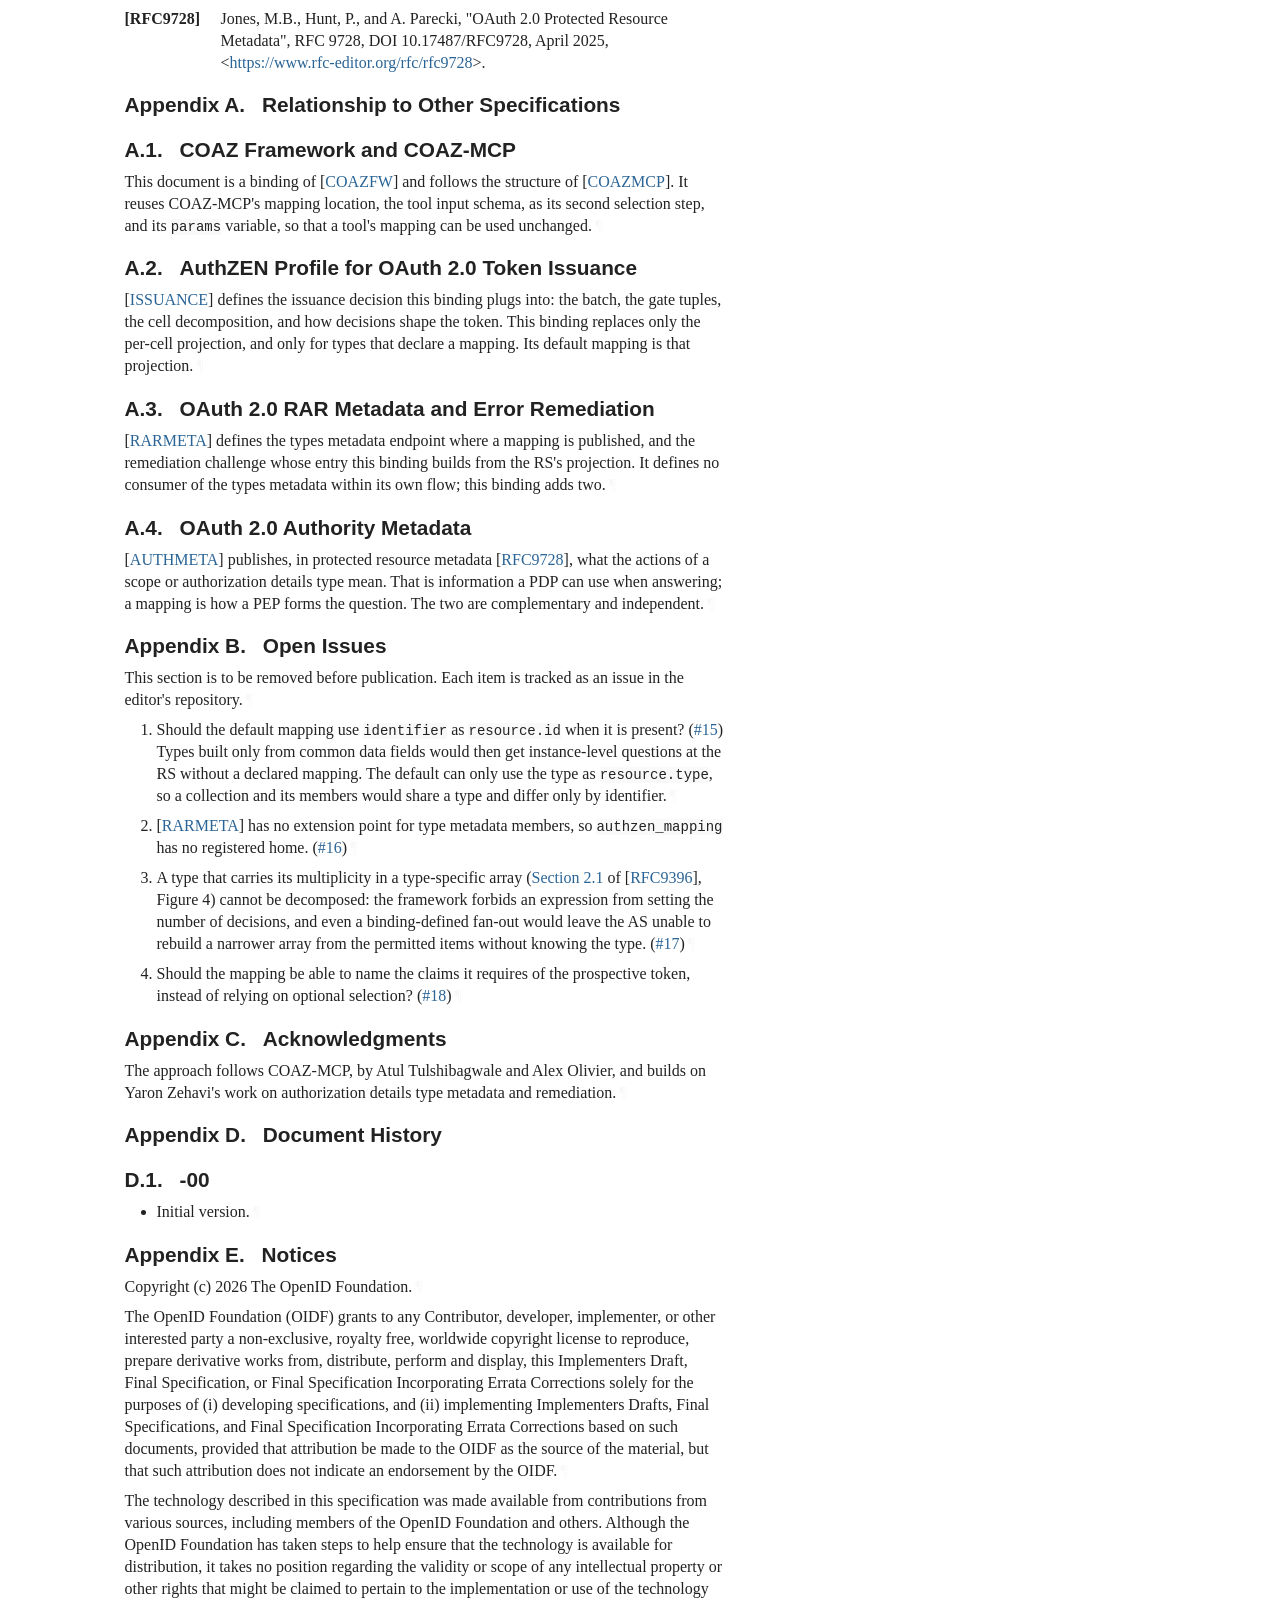
<file: draft-gazitt-authzen-coaz-rar.html>
<!DOCTYPE html>
<html lang="en">
<head>
<meta charset="utf-8">
<meta content="Common,Latin" name="scripts">
<meta content="initial-scale=1.0" name="viewport">
<title>COAZ-RAR: COAZ Binding for OAuth 2.0 Rich Authorization Requests - Draft 1</title>
<meta content="Omri Gazitt" name="author">
<meta content="
       This specification defines COAZ-RAR, the COAZ binding, as defined by the COAZ
Framework  , for OAuth 2.0 Rich Authorization Requests  .
An authorization details type is typically defined by one party and processed
by others: an authorization server decides whether to grant an entry of that
type, and a resource server decides whether a call is permitted under it.
This binding lets the definer of a type publish, once, how an entry of that
type maps onto an OpenID AuthZEN Authorization API request  , and
lets both enforcement points apply that mapping. The authorization server
applies it at token issuance, under the AuthZEN profile for OAuth 2.0 token
issuance  ; the resource server applies it when a call arrives.
Both ask the Policy Decision Point their questions in one vocabulary. The
mapping is published as a member of the type's entry in the authorization
details types metadata defined by  . 
    " name="description">
<meta content="xml2rfc 3.34.1" name="generator">
<meta content="authorization" name="keyword">
<meta content="AuthZEN" name="keyword">
<meta content="OAuth" name="keyword">
<meta content="rich authorization requests" name="keyword">
<meta content="fine-grained authorization" name="keyword">
<meta content="draft-gazitt-authzen-coaz-rar-latest" name="ietf.draft">
<!-- Generator version information:
  xml2rfc 3.34.1
    Python 3.14.8
    ConfigArgParse 1.8.0
    google-i18n-address 3.1.1
    intervaltree 3.2.1
    Jinja2 3.1.6
    lxml 6.1.1
    natsort 8.4.0
    platformdirs 4.13.4
    pycountry 24.6.1
    PyYAML 6.0.3
    requests 2.33.1
    wcwidth 0.9.2
-->
<link href="draft-gazitt-authzen-coaz-rar.xml" rel="alternate" type="application/rfc+xml">
<link href="#copyright" rel="license">
<style type="text/css">@font-face {
  font-family: 'Lora';
  font-style: italic;
  font-weight: 400;
  font-display: swap;
  src: local('Lora Italic'), local('Lora-Italic'), url('https://martinthomson.github.io/rfc-css/fonts/lora-italic-cyrillic-ext.woff2') format('woff2');
  unicode-range: U+0460-052F, U+1C80-1C88, U+20B4, U+2DE0-2DFF, U+A640-A69F, U+FE2E-FE2F;
}
@font-face {
  font-family: 'Lora';
  font-style: italic;
  font-weight: 400;
  font-display: swap;
  src: local('Lora Italic'), local('Lora-Italic'), url('https://martinthomson.github.io/rfc-css/fonts/lora-italic-cyrillic-ext.woff2') format('woff2');
  unicode-range: U+0400-045F, U+0490-0491, U+04B0-04B1, U+2116;
}
@font-face {
  font-family: 'Lora';
  font-style: italic;
  font-weight: 400;
  font-display: swap;
  src: local('Lora Italic'), local('Lora-Italic'), url('https://martinthomson.github.io/rfc-css/fonts/lora-italic-vietnamese.woff2') format('woff2');
  unicode-range: U+0102-0103, U+0110-0111, U+1EA0-1EF9, U+20AB;
}
@font-face {
  font-family: 'Lora';
  font-style: italic;
  font-weight: 400;
  font-display: swap;
  src: local('Lora Italic'), local('Lora-Italic'), url('https://martinthomson.github.io/rfc-css/fonts/lora-italic-latin-ext.woff2') format('woff2');
  unicode-range: U+0100-024F, U+0259, U+1E00-1EFF, U+2020, U+20A0-20AB, U+20AD-20CF, U+2113, U+2C60-2C7F, U+A720-A7FF;
}
@font-face {
  font-family: 'Lora';
  font-style: italic;
  font-weight: 400;
  font-display: swap;
  src: local('Lora Italic'), local('Lora-Italic'), url('https://martinthomson.github.io/rfc-css/fonts/lora-italic-latin.woff2') format('woff2');
  unicode-range: U+0000-00FF, U+0131, U+0152-0153, U+02BB-02BC, U+02C6, U+02DA, U+02DC, U+2000-206F, U+2074, U+20AC, U+2122, U+2191, U+2193, U+2212, U+2215, U+FEFF, U+FFFD;
}
@font-face {
  font-family: 'Lora';
  font-style: normal;
  font-weight: 400;
  font-display: swap;
  src: local('Lora Regular'), local('Lora-Regular'), url('https://martinthomson.github.io/rfc-css/fonts/lora-regular-cyrillic-ext.woff2') format('woff2');
  unicode-range: U+0460-052F, U+1C80-1C88, U+20B4, U+2DE0-2DFF, U+A640-A69F, U+FE2E-FE2F;
}
@font-face {
  font-family: 'Lora';
  font-style: normal;
  font-weight: 400;
  font-display: swap;
  src: local('Lora Regular'), local('Lora-Regular'), url('https://martinthomson.github.io/rfc-css/fonts/lora-regular-cyrillic.woff2') format('woff2');
  unicode-range: U+0400-045F, U+0490-0491, U+04B0-04B1, U+2116;
}
@font-face {
  font-family: 'Lora';
  font-style: normal;
  font-weight: 400;
  font-display: swap;
  src: local('Lora Regular'), local('Lora-Regular'), url('https://martinthomson.github.io/rfc-css/fonts/lora-regular-vietnamese.woff2') format('woff2');
  unicode-range: U+0102-0103, U+0110-0111, U+1EA0-1EF9, U+20AB;
}
@font-face {
  font-family: 'Lora';
  font-style: normal;
  font-weight: 400;
  font-display: swap;
  src: local('Lora Regular'), local('Lora-Regular'), url('https://martinthomson.github.io/rfc-css/fonts/lora-regular-latin-ext.woff2') format('woff2');
  unicode-range: U+0100-024F, U+0259, U+1E00-1EFF, U+2020, U+20A0-20AB, U+20AD-20CF, U+2113, U+2C60-2C7F, U+A720-A7FF;
}
@font-face {
  font-family: 'Lora';
  font-style: normal;
  font-weight: 400;
  font-display: swap;
  src: local('Lora Regular'), local('Lora-Regular'), url('https://martinthomson.github.io/rfc-css/fonts/lora-regular-latin.woff2') format('woff2');
  unicode-range: U+0000-00FF, U+0131, U+0152-0153, U+02BB-02BC, U+02C6, U+02DA, U+02DC, U+2000-206F, U+2074, U+20AC, U+2122, U+2191, U+2193, U+2212, U+2215, U+FEFF, U+FFFD;
}
@font-face {
  font-family: 'Lora';
  font-style: normal;
  font-weight: 700;
  font-display: swap;
  src: local('Lora Bold'), local('Lora-Bold'), url('https://martinthomson.github.io/rfc-css/fonts/lora-bold-cyrillic-ext.woff2') format('woff2');
  unicode-range: U+0460-052F, U+1C80-1C88, U+20B4, U+2DE0-2DFF, U+A640-A69F, U+FE2E-FE2F;
}
@font-face {
  font-family: 'Lora';
  font-style: normal;
  font-weight: 700;
  font-display: swap;
  src: local('Lora Bold'), local('Lora-Bold'), url('https://martinthomson.github.io/rfc-css/fonts/lora-bold-cyrillic.woff2') format('woff2');
  unicode-range: U+0400-045F, U+0490-0491, U+04B0-04B1, U+2116;
}
@font-face {
  font-family: 'Lora';
  font-style: normal;
  font-weight: 700;
  font-display: swap;
  src: local('Lora Bold'), local('Lora-Bold'), url('https://martinthomson.github.io/rfc-css/fonts/lora-bold-vietnamese.woff2') format('woff2');
  unicode-range: U+0102-0103, U+0110-0111, U+1EA0-1EF9, U+20AB;
}
@font-face {
  font-family: 'Lora';
  font-style: normal;
  font-weight: 700;
  font-display: swap;
  src: local('Lora Bold'), local('Lora-Bold'), url('https://martinthomson.github.io/rfc-css/fonts/lora-bold-latin-ext.woff2') format('woff2');
  unicode-range: U+0100-024F, U+0259, U+1E00-1EFF, U+2020, U+20A0-20AB, U+20AD-20CF, U+2113, U+2C60-2C7F, U+A720-A7FF;
}
@font-face {
  font-family: 'Lora';
  font-style: normal;
  font-weight: 700;
  font-display: swap;
  src: local('Lora Bold'), local('Lora-Bold'), url('https://martinthomson.github.io/rfc-css/fonts/lora-bold-latin.woff2') format('woff2');
  unicode-range: U+0000-00FF, U+0131, U+0152-0153, U+02BB-02BC, U+02C6, U+02DA, U+02DC, U+2000-206F, U+2074, U+20AC, U+2122, U+2191, U+2193, U+2212, U+2215, U+FEFF, U+FFFD;
}
@font-face {
  font-family: 'Lora';
  font-style: normal;
  font-weight: 600;
  font-display: swap;
  src: local('Lora SemiBold'), local('Lora-SemiBold'), url('https://martinthomson.github.io/rfc-css/fonts/lora-semibold-latin.woff2') format('woff2');
  unicode-range: U+0000-00FF, U+0131, U+0152-0153, U+02BB-02BC, U+02C6, U+02DA, U+02DC, U+2000-206F, U+2074, U+20AC, U+2122, U+2191, U+2193, U+2212, U+2215, U+FEFF, U+FFFD;
}

@font-face {
  font-family: 'Oxygen Mono';
  font-style: normal;
  font-weight: 400;
  font-display: swap;
  src: local('Oxygen Mono'), local('OxygenMono-Regular'), url('https://martinthomson.github.io/rfc-css/fonts/oxygenmono-regular-latin-ext.woff2') format('woff2');
  unicode-range: U+0100-02BA, U+02BD-02C5, U+02C7-02CC, U+02CE-02D7, U+02DD-02FF, U+0304, U+0308, U+0329, U+1D00-1DBF, U+1E00-1E9F, U+1EF2-1EFF, U+2020, U+20A0-20AB, U+20AD-20C0, U+2113, U+2C60-2C7F, U+A720-A7FF;
}
@font-face {
  font-family: 'Oxygen Mono';
  font-style: normal;
  font-weight: 400;
  font-display: swap;
  src: local('Oxygen Mono'), local('OxygenMono-Regular'), url('https://martinthomson.github.io/rfc-css/fonts/oxygenmono-regular-latin.woff2') format('woff2');
  unicode-range: U+0000-00FF, U+0131, U+0152-0153, U+02BB-02BC, U+02C6, U+02DA, U+02DC, U+0304, U+0308, U+0329, U+2000-206F, U+20AC, U+2122, U+2191, U+2193, U+2212, U+2215, U+FEFF, U+FFFD;
}

@font-face {
  font-family: 'Sofia Sans Semi Condensed';
  font-style: italic;
  font-weight: 1 1000;
  src: url('https://martinthomson.github.io/rfc-css/fonts/sofiasanssemicondensed-italic-cyrillic-ext.woff2') format('woff2');
  unicode-range: U+0460-052F, U+1C80-1C8A, U+20B4, U+2DE0-2DFF, U+A640-A69F, U+FE2E-FE2F;
}
@font-face {
  font-family: 'Sofia Sans Semi Condensed';
  font-style: italic;
  font-weight: 1 1000;
  src: url('https://martinthomson.github.io/rfc-css/fonts/sofiasanssemicondensed-italic-cyrillic.woff2') format('woff2');
  unicode-range: U+0301, U+0400-045F, U+0490-0491, U+04B0-04B1, U+2116;
}
@font-face {
  font-family: 'Sofia Sans Semi Condensed';
  font-style: italic;
  font-weight: 1 1000;
  src: url('https://martinthomson.github.io/rfc-css/fonts/sofiasanssemicondensed-italic-greek.woff2') format('woff2');
  unicode-range: U+0370-0377, U+037A-037F, U+0384-038A, U+038C, U+038E-03A1, U+03A3-03FF;
}
@font-face {
  font-family: 'Sofia Sans Semi Condensed';
  font-style: italic;
  font-weight: 1 1000;
  src: url('https://martinthomson.github.io/rfc-css/fonts/sofiasanssemicondensed-italic-latin-ext.woff2') format('woff2');
  unicode-range: U+0100-02BA, U+02BD-02C5, U+02C7-02CC, U+02CE-02D7, U+02DD-02FF, U+0304, U+0308, U+0329, U+1D00-1DBF, U+1E00-1E9F, U+1EF2-1EFF, U+2020, U+20A0-20AB, U+20AD-20C0, U+2113, U+2C60-2C7F, U+A720-A7FF;
}
@font-face {
  font-family: 'Sofia Sans Semi Condensed';
  font-style: italic;
  font-weight: 1 1000;
  src: url('https://martinthomson.github.io/rfc-css/fonts/sofiasanssemicondensed-italic-latin.woff2') format('woff2');
  unicode-range: U+0000-00FF, U+0131, U+0152-0153, U+02BB-02BC, U+02C6, U+02DA, U+02DC, U+0304, U+0308, U+0329, U+2000-206F, U+20AC, U+2122, U+2191, U+2193, U+2212, U+2215, U+FEFF, U+FFFD;
}
@font-face {
  font-family: 'Sofia Sans Semi Condensed';
  font-style: normal;
  font-weight: 1 1000;
  src: url('https://martinthomson.github.io/rfc-css/fonts/sofiasanssemicondensed-regular-cyrillic-ext.woff2') format('woff2');
  unicode-range: U+0460-052F, U+1C80-1C8A, U+20B4, U+2DE0-2DFF, U+A640-A69F, U+FE2E-FE2F;
}
@font-face {
  font-family: 'Sofia Sans Semi Condensed';
  font-style: normal;
  font-weight: 1 1000;
  src: url('https://martinthomson.github.io/rfc-css/fonts/sofiasanssemicondensed-regular-cyrillic.woff2') format('woff2');
  unicode-range: U+0301, U+0400-045F, U+0490-0491, U+04B0-04B1, U+2116;
}
@font-face {
  font-family: 'Sofia Sans Semi Condensed';
  font-style: normal;
  font-weight: 1 1000;
  src: url('https://martinthomson.github.io/rfc-css/fonts/sofiasanssemicondensed-regular-greek.woff2') format('woff2');
  unicode-range: U+0370-0377, U+037A-037F, U+0384-038A, U+038C, U+038E-03A1, U+03A3-03FF;
}
@font-face {
  font-family: 'Sofia Sans Semi Condensed';
  font-style: normal;
  font-weight: 1 1000;
  src: url('https://martinthomson.github.io/rfc-css/fonts/sofiasanssemicondensed-regular-latin-ext.woff2') format('woff2');
  unicode-range: U+0100-02BA, U+02BD-02C5, U+02C7-02CC, U+02CE-02D7, U+02DD-02FF, U+0304, U+0308, U+0329, U+1D00-1DBF, U+1E00-1E9F, U+1EF2-1EFF, U+2020, U+20A0-20AB, U+20AD-20C0, U+2113, U+2C60-2C7F, U+A720-A7FF;
}
@font-face {
  font-family: 'Sofia Sans Semi Condensed';
  font-style: normal;
  font-weight: 1 1000;
  src: url('https://martinthomson.github.io/rfc-css/fonts/sofiasanssemicondensed-regular-latin.woff2') format('woff2');
  unicode-range: U+0000-00FF, U+0131, U+0152-0153, U+02BB-02BC, U+02C6, U+02DA, U+02DC, U+0304, U+0308, U+0329, U+2000-206F, U+20AC, U+2122, U+2191, U+2193, U+2212, U+2215, U+FEFF, U+FFFD;
}

:root {
  color-scheme: light dark;
  --background-color: #fff;
  --text-color: #222;
  --title-color: #191919;
  --link-color: #2a6496;
  --highlight-color: #f9f9f9;
  --line-color: #eee;
  --pilcrow-weak: #ddd;
  --pilcrow-strong: #bbb;
  --small-font-size: 14.5px;
  --font-mono: 'Oxygen Mono', monospace;
  --font-title: "Sofia Sans Semi Condensed", sans-serif;
  scrollbar-color: #bbb #eee;
}
body {
  max-width: 600px;
  margin: 75px auto;
  padding: 0 5px;
  color: var(--text-color);
  background-color: var(--background-color);
  font: 16px/22px "Lora", serif;
  scroll-behavior: smooth;
}

.ears {
  display: none;
}

/* headings */
section {
  clear: both;
}
.section-number {
  padding-right: 0.5em;
}
h1, h2, h3, h4, h5, h6 {
  font-family: var(--font-title);
  font-weight: 680;
  margin: 0.8em 0 0.3em;
  font-size-adjust: 0.5;
  color: var(--title-color);
}
h1 {
  &#title {
    font-size: 32px;
    line-height: 40px;
    clear: both;
    margin: 1.5em 0 0.2em;
  }
  &#rfcnum {
    margin: 1.5em 0 0.2em;
    & + h1#title {
      margin: 0.2em 0;
    }
  }
}

h1, h2, h3 {
  font-size: 22px;
  line-height: 27px;
}
h4, h5, h6 {
  font-size: 20px;
  line-height: 24px;
}

/* general structure */
.author {
  padding-bottom: 0.3em;
  vertical-align: top;
}
#abstract+p {
  font-size: 18px;
  line-height: 24px;
  & code, & samp, & tt {
    font-size: 16px;
    line-height: 0;
  }
}

p {
  padding: 0;
  margin: 0.5em 0;
  text-align: left;
}
div {
  margin: 0;
}
.alignRight {
  margin: 1em 0;
  &.art-text {
    background-color: var(--highlight-color);
    border: 1px solid var(--line-color);
    border-radius: 3px;
    padding: 0.5em 1em 0;
    margin-bottom: 0.5em;
    & pre {
      padding: 0;
      width: auto;
    }
  }
  & > *:first-child {
    border: none;
    margin: 0;
    float: right;
    clear: both;
  }
  & > *:nth-child(2) {
    clear: both;
    display: block;
    border: none;
  }
}
svg {
  display: block;
  /* font-family isn't space-separated, but =~ will have to do */
  &[font-family~="monospace" i], & [font-family~="monospace" i] {
    font-family: var(--font-mono);
  }
}
.alignCenter {
  margin: 1em 0;
  &.art-text {
    background-color: var(--highlight-color);
    border: 1px solid var(--line-color);
    border-radius: 3px;
    padding: 0.5em 1em 0;
    margin-bottom: 0.5em;
    & pre {
      padding: 0;
      width: auto;
    }
  }
  & > *:first-child {
    border: none;
    /* this isn't optimal, but it's an existence proof.  PrinceXML doesn't
       support flexbox yet.
    */
    display: table;
    margin: 0 auto;
  }
}

/* lists */
ol, ul {
  padding: 0;
  margin: 0 0 0.5em 2em;
  & :is(ol, ul) {
    margin-left: 1em;
  }
}
li {
  margin: 0 0 0.25em 0;
}
ul.empty, .ulEmpty {
  list-style-type: none;
  & li {
    margin-top: 0.5em;
  }
}
:is(ul, ol).compact, .ulCompact, .olCompact {
  margin: 0 0 0 2em;
  & li {
    margin: 0;
    & :first-child { margin-top: 0; }
    & :last-child { margin-bottom: 0; }
  }
}

/* definition lists */
dl {
  clear: left;
  --indent: 3ch;
  /* --indent: attr(indent ch); not supported in any browser, but we can dream */
  &.olPercent {
    --indent: 5ch;
    & > dt {
      min-width: calc(var(--indent) - 2ch);
      float: none;
    }
  }

  dl > dd > & {
    margin-top: 0.5em;
    margin-bottom: 0;
  }

  &:not(.dlNewline) > dt {
    float: left;
    margin-right: 2ch;
    min-width: 8ch;
  }
  & > dd {
    margin-bottom: .8em;
    margin-left: var(--indent) !important; /* stupid element overrides */
    min-height: 2ex;
  }
}
:is(dl.compact, .dlCompact) > dd {
  margin-bottom: 0;
  & > :is(:first-child, .break:first-child + *) {
    margin-top: 0;
  }
  & > :is(:last-child) {
    margin-bottom: 0;
  }
}
:is(dd, span).break {
  display: none;
}

/* links */
a {
  text-decoration: none;
  &[href] {
    color: var(--link-color);
    &:hover { text-decoration: underline; }
    &.selfRef {
      color: var(--text-color);
      &:hover {
        text-decoration: none;
        background-color: var(--highlight-color);
      }
    }
  }
}
.iref + a[href].internal {
  color: var(--text-color);
}
a.xref:is(.cite, .auto), :is(#status-of-memo, #copyright) a {
  white-space: nowrap;
}

/* Figures */
tt, code, pre {
  background-color: var(--highlight-color);
  font: 14px/22px var(--font-mono);
}
tt, code {
  /* changing the font for inline elements leads to different ascender
     and descender heights; as we want to retain baseline alignment,
     remove leading to avoid altering the final height of lines
     note: this fails if these blocks take an entire line,
     a different solution would be great */
  line-height: 0;
}
:is(h1, h2, h3, h4, h5, h6) :is(tt, code) {
  font-size: 84%;
}
pre {
  border: 1px solid var(--line-color);
  font-size: 13.5px;
  line-height: 16px;
  letter-spacing: -0.2px;
  margin: 5px;
  padding: 5px;
}
img {
  max-width: 100%;
}
figure {
  margin: 0.5em 0;
  padding: 0;
  & blockquote {
    margin: 0.8em 0.4em 0.4em;
  }
}
figcaption, caption {
  font-style: italic;
  margin: 0.5em 1.5em;
  text-align: left;
  caption-side: bottom;
}
@media screen {
  /* Auto-collapse boilerplate. */
  :is(#status-of-memo, #copyright) {
    & p {
      margin: -2px 0;
      max-height: 0;
      transition: max-height 2s ease, margin 0.5s ease 0.5s;
      overflow: hidden;
    }
    &:hover p,
    & h2:target ~ p {
      margin: 0.5em 0;
      max-height: 500px;
      overflow: auto;
    }
  }
  pre, svg {
    display: inline-block;
    /* In the horizontal direction, sometimes people make over-sized figures.
       Scrollbars for those is therefore necessary: auto adds them as necessary..
       In the vertical direction, the line-height can combine with the font
       asender/descender height to produce scrollbars: hidden avoids that. */
    overflow: auto hidden;
  }
  pre {
    max-width: 100%;
    width: calc(100% - 22px - 1em);
  }
  svg {
    max-width: calc(100% - 22px - 1em);
  }
  figure pre {
    display: block;
    width: calc(100% - 25px);
  }
  :is(pre, svg) + .pilcrow {
    display: inline-block;
    vertical-align: text-bottom;
    padding-bottom: 8px;
  }
}

/* aside, blockquote */
aside, blockquote {
  margin-left: 0;
  padding: 0 2em;
  font-style: italic;
}
blockquote {
  margin: 1em 0;
  border-left: 2px var(--pilcrow-strong) solid;
}
cite {
  display: block;
  text-align: right;
  font-style: italic;
}

/* tables */
table {
  width: auto;
  max-width: 100%;
  margin: 0 0 1em;
  border-collapse: collapse;
  &.right { margin-left: auto; }
  &.center { margin-left: auto; margin-right: auto; }
  &.left { margin-right: auto; }
  & .text-left { text-align: left; }
  & .text-center { text-align: center; }
  & .text-right { text-align: right; }
  & caption {
    margin: 0;
    padding: 3px 0 3px 1em;
  }
  & p { margin: 0; }
}

thead, tbody {
  border: 1px solid var(--line-color);
}
th, td {
  text-align: left;
  vertical-align: top;
  padding: 5px 10px;
}
th {
  background-color: var(--line-color);
}
:is(tr:nth-child(2n), thead+tbody > tr:nth-child(2n+1)) > td {
  background-color: var(--background-color);
}
:is(tr:nth-child(2n+1), thead+tbody > tr:nth-child(2n)) > td {
  background-color: var(--highlight-color);
}

/* pilcrow */
a.pilcrow {
  margin-left: 3px;
  opacity: 0.2;
  user-select: none;
  &[href] {
    color: var(--pilcrow-weak);
    &:hover { text-decoration: none; }
  }
  @media not print {
    :hover > &, &:focus {
      opacity: 1;
    }
    &[href]:hover {
      color: var(--pilcrow-strong);
      background-color: transparent;
    }
  }
  @media print {
    display: none;
  }
}

/* misc */
hr {
  border: 0;
  border-top: 1px solid var(--line-color);
}
.bcp14 {
  font-variant: small-caps;
  font-weight: 600;
  font-size: var(--small-font-size);
}
.role {
  font-variant: all-small-caps;
}
sub, sup {
  line-height: 1;
  font-size: 80%;
}

/* info block */
#identifiers {
  margin: 0;
  font-size: var(--small-font-size);
  line-height: 18px;
  --identifier-width: 15ch;
  & dt {
    width: var(--identifier-width);
    min-width: var(--identifier-width);
    clear: left;
    float: left;
    text-align: right;
    margin-right: 1ch;
  }
  & dd {
    margin: 0;
    margin-left: calc(1em + var(--identifier-width)) !important;
    min-width: 5em;
  }
  & .authors {
    & .author {
      display: inline-block;
      margin-right: 1.5em;
    }
    & .org {
      font-style: italic;
    }
  }
}

/* The prepared/rendered info at the very bottom of the page */
.docInfo {
  color: #999;
  font-size: 0.9em;
  font-style: italic;
  margin-top: 2em;
  & .prepared {
    float: right;
  }
}

/* table of contents */
#toc {
  padding: 0.75em 0 2em 0;
  margin-bottom: 1em;

  & nav {
    & ul {
      margin: 0 0.5em 0 0;
      padding: 0;
      list-style: none;
    }
    & li {
      line-height: 1.3em;
      margin: 2px 0;
      padding-left: 1.2em;
      text-indent: -1.2em;
    }
  }
  & a.xref {
    white-space: normal;
  }
}

.references {
  & > dt {
    text-align: right;
    font-weight: bold;
    min-width: 10ch;
    margin-right: 1.5ch;
    &:target::before {
      content: "⇒";
      margin: 0 10px 0 -25px;
    }
  }
  & > dd {
    margin-left: 12ch !important;
    overflow: visible;
    & .refInstance {
      margin-bottom: 0.8em;
    }
    & .ascii {
      margin-bottom: 0.25em;
    }
  }
}

#rfc\.index\.index + ul {
  margin-left: 0;
}

/* authors */
address.vcard {
  font-style: normal;
  max-width: 20em;
  margin: 1em auto 1em 0;

  & .nameRole {
    font-weight: 700;
    margin-left: 0;
  }
  & .label {
    margin: 0.5em 0;
  }
  & .type {
    display: none;
  }
  & .alternative-contact {
    margin: 0.5em 0 0.25em 0;
  }
  & .non-ascii {
    margin: 0 0 0 2em;
  }
  & div.left {
    text-align: left;
  }
  & div.right {
    text-align: right;
  }
}

hr.addr {
  border-top: 1px dashed;
  margin: 0;
  color: #ddd;
  max-width: calc(100% - 16px);
}
@media (min-width: 500px) {
  #authors-addresses {
    & > section {
      column-count: 2;
      column-gap: 20px;
    }
    & > section > h2 {
      column-span: all;
    }
    /* hack for break-inside: avoid-column */
    & address {
      display: inline-block;
      break-inside: avoid-column;
    }
  }
}

/* Comments */
.rfcEditorRemove {
  & p:first-of-type {
    font-style: italic;
  }
}
.cref {
  background-color: rgba(249, 232, 105, 0.3);
  padding: 2px 4px;
}
.crefSource {
  font-style: italic;
}

@media screen {
  #toc {
    & nav {
      font-family: var(--font-title);
      font-weight: 360;
      & > ul { margin-bottom: 2em; }
      & ul {
        margin: 0 0 0 4px;
        & :is(p, li) {
          margin: 2px 0;
        }
      }
    }
    & a.toplink {
      float: right;
    }
  }
}
@media not screen {
  #toc a.toplink {
    display: none;
  }
}


/* TOC layout for smaller screens */
@media screen and (max-width: 929px) {
  #toc {
    position: fixed;
    z-index: 2;
    top: 0;
    right: 0;
    padding: 1px 0 0 0;
    margin: 0;
    border-bottom: 1px solid #ccc;
    opacity: 0.6;
    & h2 {
      margin: 0;
      padding: 2px 0 2px 6px;
      padding-right: 1em;
      font-size: 18px;
      line-height: 24px;
      min-width: 190px;
      text-align: right;
      background-color: #444;
      color: white;
      cursor: pointer;
      &::before { /* css hamburger */
        float: right;
        position: relative;
        width: 1em;
        height: 1px;
        left: -164px;
        margin: 8px 0 0 0;
        background: white none repeat scroll 0 0;
        box-shadow: 0 4px 0 0 white, 0 8px 0 0 white;
        content: "";
      }
    }
    & nav {
      display: none;
      background-color: var(--background-color);
      padding: 0.5em 1em 1em;
      overflow: auto;
      overscroll-behavior: contain;
      height: calc(100vh - 48px);
      border-left: 1px solid #ddd;
    }
    &.active {
      opacity: 1;
      & nav { display: block; }
    }
    /* Make the collapsed ToC header render white on gray also when it's a link */
    & h2 a,
    & h2 a:is(:link, :focus, :hover),
    & a.toplink,
    & a.toplink:hover {
      color: white;
      background-color: #444;
      text-decoration: none;
    }
    & a.toplink {
      margin: 2px 0.5em 0;
    }
  }
}

/* TOC layout for wide screens */
@media screen and (min-width: 930px) {
  body {
    padding-right: 360px;
    padding-right: calc(min(180px + 20%, 500px));
  }
  #toc {
    position: fixed;
    bottom: 0;
    right: 0;
    right: calc(50vw - 480px);
    width: 312px;
    margin: 0;
    padding: 0;
    z-index: 1;
    & h2 {
      margin: 0;
      padding: 0.25em 1em 1em 0;
    }
    & nav {
      display: block;
      height: calc(90vh - 84px);
      bottom: 0;
      padding: 0.5em 0 2em;
      overflow: auto;
      overscroll-behavior: contain;
      scrollbar-width: thin;
    }
    & a.toplink {
      margin: 8px 0.5em 0;
    }
  }
  img { /* future proofing */
    max-width: 100%;
    height: auto;
  }
}

/* pagination */
@media print {
  body {
    width: 100%;
  }
  p {
    orphans: 3;
    widows: 3;
  }
  #n-copyright-notice {
    border-bottom: none;
  }
  #toc {
    page-break-before: always;
    border-top: none;
    padding-top: 0;
  }
  #n-introduction {
    page-break-before: always;
  }
  figure, pre, .vcard {
    page-break-inside: avoid;
  }
  h1, h2, h3, h4, h5, h6 {
    page-break-after: avoid;
  }
  :is(h2, h3, h4, h5, h6)+*, dd {
    page-break-before: avoid;
  }
  pre {
    white-space: pre-wrap;
    word-wrap: break-word;
    font-size: 10pt;
  }
  table {
    border: 1px solid #ddd;
  }
  td {
    border-top: 1px solid #ddd;
  }
}

@page :first {
  padding-top: 0;
  @top-left {
    content: normal;
    border: none;
  }
  @top-center {
    content: normal;
    border: none;
  }
  @top-right {
    content: normal;
    border: none;
  }
}

@page {
  size: A4;
  margin-bottom: 45mm;
  padding-top: 20px;
}

/* Dark mode. */
@media (prefers-color-scheme: dark) {
:root {
  --background-color: #121212;
  --text-color: #f0f0f0;
  --title-color: #fff;
  --link-color: #4da4f0;
  --highlight-color: #282828;
  --line-color: #444;
  --pilcrow-weak: #444;
  --pilcrow-strong: #666;
  scrollbar-color: #777 #333;
}
}

/* SVG Trick: a prefix match works because only black and white are allowed */
svg {
  & :is([stroke="black"], [stroke^="#000"]) {
    stroke: var(--text-color);
  }
  & :is([stroke="white"], [stroke^="#fff"]) {
    stroke: var(--background-color);
  }
  & :is([fill="black"], [fill^="#000"], :not([fill])) {
    fill: var(--text-color);
  }
  & :is([fill="white"], [fill^="#fff"]) {
    fill: var(--background-color);
  }
}
/* Appended to i-d-template's lib/v3.css when building the editor's copy. */

/* That stylesheet gives the paragraph after the Abstract heading a larger
   lede treatment, which only reads as deliberate when the abstract is a
   single paragraph. These abstracts are not, so the first paragraph came out
   two points bigger than the two below it. */
#abstract + p {
  font-size: inherit;
  line-height: inherit;
}
</style>

</head>
<body class="xml2rfc">
<table class="ears">
<thead><tr>
<td class="left"></td>
<td class="center">coaz-rar</td>
<td class="right">October 2026</td>
</tr></thead>
<tfoot><tr>
<td class="left">Gazitt</td>
<td class="center">Standards Track</td>
<td class="right">[Page]</td>
</tr></tfoot>
</table>
<div id="external-metadata" class="document-information"></div>
<div id="internal-metadata" class="document-information">
<dl id="identifiers">
<dt class="label-workgroup">Workgroup:</dt>
<dd class="workgroup">OpenID AuthZEN</dd>
<dt class="label-published">Published:</dt>
<dd class="published">
<time datetime="2026-10-26" class="published">26 October 2026</time>
    </dd>
<dt class="label-authors">Author:</dt>
<dd class="authors">
<div class="author">
      <div class="author-name">O. Gazitt</div>
<div class="org">Independent</div>
</div>
</dd>
</dl>
</div>
<h1 id="title">COAZ-RAR: COAZ Binding for OAuth 2.0 Rich Authorization Requests - Draft 1</h1>
<section id="section-abstract">
      <h2 id="abstract"><a href="#abstract" class="selfRef">Abstract</a></h2>
<p id="section-abstract-1">This specification defines COAZ-RAR, the COAZ binding, as defined by the COAZ
Framework <span>[<a href="#COAZFW" class="cite xref">COAZFW</a>]</span>, for OAuth 2.0 Rich Authorization Requests <span>[<a href="#RFC9396" class="cite xref">RFC9396</a>]</span>.
An authorization details type is typically defined by one party and processed
by others: an authorization server decides whether to grant an entry of that
type, and a resource server decides whether a call is permitted under it.
This binding lets the definer of a type publish, once, how an entry of that
type maps onto an OpenID AuthZEN Authorization API request <span>[<a href="#AUTHZEN" class="cite xref">AUTHZEN</a>]</span>, and
lets both enforcement points apply that mapping. The authorization server
applies it at token issuance, under the AuthZEN profile for OAuth 2.0 token
issuance <span>[<a href="#ISSUANCE" class="cite xref">ISSUANCE</a>]</span>; the resource server applies it when a call arrives.
Both ask the Policy Decision Point their questions in one vocabulary. The
mapping is published as a member of the type's entry in the authorization
details types metadata defined by <span>[<a href="#RARMETA" class="cite xref">RARMETA</a>]</span>.<a href="#section-abstract-1" class="pilcrow">¶</a></p>
</section>
<div id="toc">
<section id="section-toc.1">
        <a href="#" onclick="scroll(0,0)" class="toplink">▲</a><h2 id="name-table-of-contents">
<a href="#name-table-of-contents" class="section-name selfRef">Table of Contents</a>
        </h2>
<nav class="toc"><ul class="compact toc ulBare ulEmpty">
<li class="compact toc ulBare ulEmpty" id="section-toc.1-1.1">
            <p id="section-toc.1-1.1.1" class="keepWithNext"><a href="#section-1" class="auto internal xref">1</a>.  <a href="#name-introduction" class="internal xref">Introduction</a></p>
<ul class="compact toc ulBare ulEmpty">
<li class="compact toc ulBare ulEmpty" id="section-toc.1-1.1.2.1">
                <p id="section-toc.1-1.1.2.1.1" class="keepWithNext"><a href="#section-1.1" class="auto internal xref">1.1</a>.  <a href="#name-requirements-notation-and-c" class="internal xref">Requirements Notation and Conventions</a></p>
</li>
              <li class="compact toc ulBare ulEmpty" id="section-toc.1-1.1.2.2">
                <p id="section-toc.1-1.1.2.2.1" class="keepWithNext"><a href="#section-1.2" class="auto internal xref">1.2</a>.  <a href="#name-terminology" class="internal xref">Terminology</a></p>
</li>
            </ul>
</li>
          <li class="compact toc ulBare ulEmpty" id="section-toc.1-1.2">
            <p id="section-toc.1-1.2.1"><a href="#section-2" class="auto internal xref">2</a>.  <a href="#name-relationship-to-the-coaz-fr" class="internal xref">Relationship to the COAZ Framework</a></p>
<ul class="compact toc ulBare ulEmpty">
<li class="compact toc ulBare ulEmpty" id="section-toc.1-1.2.2.1">
                <p id="section-toc.1-1.2.2.1.1"><a href="#section-2.1" class="auto internal xref">2.1</a>.  <a href="#name-architecture" class="internal xref">Architecture</a></p>
</li>
            </ul>
</li>
          <li class="compact toc ulBare ulEmpty" id="section-toc.1-1.3">
            <p id="section-toc.1-1.3.1"><a href="#section-3" class="auto internal xref">3</a>.  <a href="#name-information-model" class="internal xref">Information Model</a></p>
<ul class="compact toc ulBare ulEmpty">
<li class="compact toc ulBare ulEmpty" id="section-toc.1-1.3.2.1">
                <p id="section-toc.1-1.3.2.1.1"><a href="#section-3.1" class="auto internal xref">3.1</a>.  <a href="#name-cells" class="internal xref">Cells</a></p>
</li>
              <li class="compact toc ulBare ulEmpty" id="section-toc.1-1.3.2.2">
                <p id="section-toc.1-1.3.2.2.1"><a href="#section-3.2" class="auto internal xref">3.2</a>.  <a href="#name-the-resource-peps-projectio" class="internal xref">The Resource PEP's Projection</a></p>
</li>
              <li class="compact toc ulBare ulEmpty" id="section-toc.1-1.3.2.3">
                <p id="section-toc.1-1.3.2.3.1"><a href="#section-3.3" class="auto internal xref">3.3</a>.  <a href="#name-the-prospective-token" class="internal xref">The Prospective Token</a></p>
</li>
              <li class="compact toc ulBare ulEmpty" id="section-toc.1-1.3.2.4">
                <p id="section-toc.1-1.3.2.4.1"><a href="#section-3.4" class="auto internal xref">3.4</a>.  <a href="#name-enrichment" class="internal xref">Enrichment</a></p>
</li>
            </ul>
</li>
          <li class="compact toc ulBare ulEmpty" id="section-toc.1-1.4">
            <p id="section-toc.1-1.4.1"><a href="#section-4" class="auto internal xref">4</a>.  <a href="#name-expressions-and-literals" class="internal xref">Expressions and Literals</a></p>
</li>
          <li class="compact toc ulBare ulEmpty" id="section-toc.1-1.5">
            <p id="section-toc.1-1.5.1"><a href="#section-5" class="auto internal xref">5</a>.  <a href="#name-mapping-envelopes" class="internal xref">Mapping Envelopes</a></p>
<ul class="compact toc ulBare ulEmpty">
<li class="compact toc ulBare ulEmpty" id="section-toc.1-1.5.2.1">
                <p id="section-toc.1-1.5.2.1.1"><a href="#section-5.1" class="auto internal xref">5.1</a>.  <a href="#name-operations-in-scope" class="internal xref">Operations in Scope</a></p>
</li>
            </ul>
</li>
          <li class="compact toc ulBare ulEmpty" id="section-toc.1-1.6">
            <p id="section-toc.1-1.6.1"><a href="#section-6" class="auto internal xref">6</a>.  <a href="#name-declaring-a-mapping" class="internal xref">Declaring a Mapping</a></p>
</li>
          <li class="compact toc ulBare ulEmpty" id="section-toc.1-1.7">
            <p id="section-toc.1-1.7.1"><a href="#section-7" class="auto internal xref">7</a>.  <a href="#name-default-mapping" class="internal xref">Default Mapping</a></p>
</li>
          <li class="compact toc ulBare ulEmpty" id="section-toc.1-1.8">
            <p id="section-toc.1-1.8.1"><a href="#section-8" class="auto internal xref">8</a>.  <a href="#name-declared-mappings" class="internal xref">Declared Mappings</a></p>
<ul class="compact toc ulBare ulEmpty">
<li class="compact toc ulBare ulEmpty" id="section-toc.1-1.8.2.1">
                <p id="section-toc.1-1.8.2.1.1"><a href="#section-8.1" class="auto internal xref">8.1</a>.  <a href="#name-payment-initiation" class="internal xref">Payment Initiation</a></p>
</li>
              <li class="compact toc ulBare ulEmpty" id="section-toc.1-1.8.2.2">
                <p id="section-toc.1-1.8.2.2.1"><a href="#section-8.2" class="auto internal xref">8.2</a>.  <a href="#name-two-decisions-per-cell" class="internal xref">Two Decisions per Cell</a></p>
</li>
              <li class="compact toc ulBare ulEmpty" id="section-toc.1-1.8.2.3">
                <p id="section-toc.1-1.8.2.3.1"><a href="#section-8.3" class="auto internal xref">8.3</a>.  <a href="#name-class-and-instance" class="internal xref">Class and Instance</a></p>
</li>
              <li class="compact toc ulBare ulEmpty" id="section-toc.1-1.8.2.4">
                <p id="section-toc.1-1.8.2.4.1"><a href="#section-8.4" class="auto internal xref">8.4</a>.  <a href="#name-mcp-tools-as-authorization-" class="internal xref">MCP Tools as Authorization Details Types</a></p>
</li>
            </ul>
</li>
          <li class="compact toc ulBare ulEmpty" id="section-toc.1-1.9">
            <p id="section-toc.1-1.9.1"><a href="#section-9" class="auto internal xref">9</a>.  <a href="#name-pep-behavior" class="internal xref">PEP Behavior</a></p>
<ul class="compact toc ulBare ulEmpty">
<li class="compact toc ulBare ulEmpty" id="section-toc.1-1.9.2.1">
                <p id="section-toc.1-1.9.2.1.1"><a href="#section-9.1" class="auto internal xref">9.1</a>.  <a href="#name-issuance-pep" class="internal xref">Issuance PEP</a></p>
</li>
              <li class="compact toc ulBare ulEmpty" id="section-toc.1-1.9.2.2">
                <p id="section-toc.1-1.9.2.2.1"><a href="#section-9.2" class="auto internal xref">9.2</a>.  <a href="#name-resource-pep" class="internal xref">Resource PEP</a></p>
</li>
            </ul>
</li>
          <li class="compact toc ulBare ulEmpty" id="section-toc.1-1.10">
            <p id="section-toc.1-1.10.1"><a href="#section-10" class="auto internal xref">10</a>. <a href="#name-error-handling" class="internal xref">Error Handling</a></p>
</li>
          <li class="compact toc ulBare ulEmpty" id="section-toc.1-1.11">
            <p id="section-toc.1-1.11.1"><a href="#section-11" class="auto internal xref">11</a>. <a href="#name-guidance-for-mapping-author" class="internal xref">Guidance for Mapping Authors</a></p>
</li>
          <li class="compact toc ulBare ulEmpty" id="section-toc.1-1.12">
            <p id="section-toc.1-1.12.1"><a href="#section-12" class="auto internal xref">12</a>. <a href="#name-security-considerations" class="internal xref">Security Considerations</a></p>
<ul class="compact toc ulBare ulEmpty">
<li class="compact toc ulBare ulEmpty" id="section-toc.1-1.12.2.1">
                <p id="section-toc.1-1.12.2.1.1"><a href="#section-12.1" class="auto internal xref">12.1</a>.  <a href="#name-trust-in-the-type-definer" class="internal xref">Trust in the Type Definer</a></p>
</li>
              <li class="compact toc ulBare ulEmpty" id="section-toc.1-1.12.2.2">
                <p id="section-toc.1-1.12.2.2.1"><a href="#section-12.2" class="auto internal xref">12.2</a>.  <a href="#name-remediation-entries-are-cli" class="internal xref">Remediation Entries Are Client-Carried</a></p>
</li>
              <li class="compact toc ulBare ulEmpty" id="section-toc.1-1.12.2.3">
                <p id="section-toc.1-1.12.2.3.1"><a href="#section-12.3" class="auto internal xref">12.3</a>.  <a href="#name-staleness" class="internal xref">Staleness</a></p>
</li>
              <li class="compact toc ulBare ulEmpty" id="section-toc.1-1.12.2.4">
                <p id="section-toc.1-1.12.2.4.1"><a href="#section-12.4" class="auto internal xref">12.4</a>.  <a href="#name-fail-closed-enforcement" class="internal xref">Fail-Closed Enforcement</a></p>
</li>
            </ul>
</li>
          <li class="compact toc ulBare ulEmpty" id="section-toc.1-1.13">
            <p id="section-toc.1-1.13.1"><a href="#section-13" class="auto internal xref">13</a>. <a href="#name-iana-considerations" class="internal xref">IANA Considerations</a></p>
</li>
          <li class="compact toc ulBare ulEmpty" id="section-toc.1-1.14">
            <p id="section-toc.1-1.14.1"><a href="#section-14" class="auto internal xref">14</a>. <a href="#name-references" class="internal xref">References</a></p>
<ul class="compact toc ulBare ulEmpty">
<li class="compact toc ulBare ulEmpty" id="section-toc.1-1.14.2.1">
                <p id="section-toc.1-1.14.2.1.1"><a href="#section-14.1" class="auto internal xref">14.1</a>.  <a href="#name-normative-references" class="internal xref">Normative References</a></p>
</li>
              <li class="compact toc ulBare ulEmpty" id="section-toc.1-1.14.2.2">
                <p id="section-toc.1-1.14.2.2.1"><a href="#section-14.2" class="auto internal xref">14.2</a>.  <a href="#name-informative-references" class="internal xref">Informative References</a></p>
</li>
            </ul>
</li>
          <li class="compact toc ulBare ulEmpty" id="section-toc.1-1.15">
            <p id="section-toc.1-1.15.1"><a href="#appendix-A" class="auto internal xref">Appendix A</a>.  <a href="#name-relationship-to-other-speci" class="internal xref">Relationship to Other Specifications</a></p>
<ul class="compact toc ulBare ulEmpty">
<li class="compact toc ulBare ulEmpty" id="section-toc.1-1.15.2.1">
                <p id="section-toc.1-1.15.2.1.1"><a href="#appendix-A.1" class="auto internal xref">A.1</a>.  <a href="#name-coaz-framework-and-coaz-mcp" class="internal xref">COAZ Framework and COAZ-MCP</a></p>
</li>
              <li class="compact toc ulBare ulEmpty" id="section-toc.1-1.15.2.2">
                <p id="section-toc.1-1.15.2.2.1"><a href="#appendix-A.2" class="auto internal xref">A.2</a>.  <a href="#name-authzen-profile-for-oauth-2" class="internal xref">AuthZEN Profile for OAuth 2.0 Token Issuance</a></p>
</li>
              <li class="compact toc ulBare ulEmpty" id="section-toc.1-1.15.2.3">
                <p id="section-toc.1-1.15.2.3.1"><a href="#appendix-A.3" class="auto internal xref">A.3</a>.  <a href="#name-oauth-20-rar-metadata-and-e" class="internal xref">OAuth 2.0 RAR Metadata and Error Remediation</a></p>
</li>
              <li class="compact toc ulBare ulEmpty" id="section-toc.1-1.15.2.4">
                <p id="section-toc.1-1.15.2.4.1"><a href="#appendix-A.4" class="auto internal xref">A.4</a>.  <a href="#name-oauth-20-authority-metadata" class="internal xref">OAuth 2.0 Authority Metadata</a></p>
</li>
            </ul>
</li>
          <li class="compact toc ulBare ulEmpty" id="section-toc.1-1.16">
            <p id="section-toc.1-1.16.1"><a href="#appendix-B" class="auto internal xref">Appendix B</a>.  <a href="#name-open-issues" class="internal xref">Open Issues</a></p>
</li>
          <li class="compact toc ulBare ulEmpty" id="section-toc.1-1.17">
            <p id="section-toc.1-1.17.1"><a href="#appendix-C" class="auto internal xref">Appendix C</a>.  <a href="#name-acknowledgments" class="internal xref">Acknowledgments</a></p>
</li>
          <li class="compact toc ulBare ulEmpty" id="section-toc.1-1.18">
            <p id="section-toc.1-1.18.1"><a href="#appendix-D" class="auto internal xref">Appendix D</a>.  <a href="#name-document-history" class="internal xref">Document History</a></p>
<ul class="compact toc ulBare ulEmpty">
<li class="compact toc ulBare ulEmpty" id="section-toc.1-1.18.2.1">
                <p id="section-toc.1-1.18.2.1.1"><a href="#appendix-D.1" class="auto internal xref">D.1</a>.  <a href="#name-00" class="internal xref">-00</a></p>
</li>
            </ul>
</li>
          <li class="compact toc ulBare ulEmpty" id="section-toc.1-1.19">
            <p id="section-toc.1-1.19.1"><a href="#appendix-E" class="auto internal xref">Appendix E</a>.  <a href="#name-notices" class="internal xref">Notices</a></p>
</li>
          <li class="compact toc ulBare ulEmpty" id="section-toc.1-1.20">
            <p id="section-toc.1-1.20.1"><a href="#appendix-F" class="auto internal xref"></a><a href="#name-authors-address" class="internal xref">Author's Address</a></p>
</li>
        </ul>
</nav>
</section>
</div>
<div id="introduction">
<section id="section-1">
      <h2 id="name-introduction">
<a href="#section-1" class="section-number selfRef">1. </a><a href="#name-introduction" class="section-name selfRef">Introduction</a>
      </h2>
<p id="section-1-1">Rich Authorization Requests <span>[<a href="#RFC9396" class="cite xref">RFC9396</a>]</span> let a client ask for structured,
fine-grained access: a payment to a named creditor for a stated amount, read
access to one patient's records, a set of file paths. Each entry in an
<code>authorization_details</code> array has a <code>type</code>, and the type determines which
members the entry may carry and what they mean.<a href="#section-1-1" class="pilcrow">¶</a></p>
<p id="section-1-2">A type is usually defined by someone other than the authorization server (AS)
that processes it. Open banking and health ecosystems define types that many
servers must handle, which is why <span><a href="https://rfc-editor.org/rfc/rfc9396#section-2.1" class="relref">Section 2.1</a> of [<a href="#RFC9396" class="cite xref">RFC9396</a>]</span> recommends
collision-resistant type names for APIs "expected to be deployed across
different servers." The resource server (RS) whose API a type describes is
another definer. So is a Model Context Protocol <span>[<a href="#MCP" class="cite xref">MCP</a>]</span> server, whose tool
input schemas are type definitions in all but name.<a href="#section-1-2" class="pilcrow">¶</a></p>
<p id="section-1-3">RFC 9396 leaves the decision to grant an entry, and the RS's decision on a
call made under it, to each server. Two pieces of adjacent work narrow that
gap from different sides:<a href="#section-1-3" class="pilcrow">¶</a></p>
<ul class="normal">
<li class="normal" id="section-1-4.1">
          <p id="section-1-4.1.1">The AuthZEN profile for OAuth 2.0 token issuance <span>[<a href="#ISSUANCE" class="cite xref">ISSUANCE</a>]</span> lets an AS
externalize the issuance decision to a Policy Decision Point (PDP). It
decomposes an entry along RFC 9396's common data fields (<code>locations</code>,
<code>actions</code>, <code>datatypes</code>) and asks one question per cell. It does not decompose
<code>identifier</code>, <code>privileges</code>, or any type-specific member, so for a type whose
meaning lives in its own members, such as the creditor and amount of a
payment, the PDP never sees what the decision is about.<a href="#section-1-4.1.1" class="pilcrow">¶</a></p>
</li>
        <li class="normal" id="section-1-4.2">
          <p id="section-1-4.2.1"><span>[<a href="#RARMETA" class="cite xref">RARMETA</a>]</span> defines an AS metadata endpoint that publishes a JSON Schema for
each type, and a challenge with which an RS that refuses a call tells the
client exactly which entry to request.<a href="#section-1-4.2.1" class="pilcrow">¶</a></p>
</li>
      </ul>
<p id="section-1-5">Neither says how an entry of a given type becomes an authorization question.
The party that knows is the type's definer. The COAZ Framework <span>[<a href="#COAZFW" class="cite xref">COAZFW</a>]</span>
exists for exactly this split between a party that describes an operation and
a party that enforces it: COAZ-MCP <span>[<a href="#COAZMCP" class="cite xref">COAZMCP</a>]</span> lets an MCP server declare, in
a tool's input schema, how a call to that tool maps onto an AuthZEN request,
so that a gateway with no knowledge of the server's business logic can
enforce it.<a href="#section-1-5" class="pilcrow">¶</a></p>
<p id="section-1-6">This specification is COAZ-RAR, the COAZ binding for authorization details. It
treats an authorization details type as the operation description, and the
types metadata of <span>[<a href="#RARMETA" class="cite xref">RARMETA</a>]</span> as the place a mapping is published. Two
enforcement points apply it:<a href="#section-1-6" class="pilcrow">¶</a></p>
<ul class="normal">
<li class="normal" id="section-1-7.1">
          <p id="section-1-7.1.1">The AS, at issuance, for each cell of each requested entry, in place of the
per-cell projection of <span>[<a href="#ISSUANCE" class="cite xref">ISSUANCE</a>]</span>.<a href="#section-1-7.1.1" class="pilcrow">¶</a></p>
</li>
        <li class="normal" id="section-1-7.2">
          <p id="section-1-7.2.1">The RS, when a call arrives, for the entry the call amounts to.<a href="#section-1-7.2.1" class="pilcrow">¶</a></p>
</li>
      </ul>
<p id="section-1-8">Because both apply the same mapping, both ask the PDP in one vocabulary. Where
the entry names a specific resource, as it does when the RS built it from a
call it refused, the AS and the RS ask the same question. Where it doesn't, as
with a standing grant, the AS asks about the class of resource and the RS asks
about the member of it that the call touches.<a href="#section-1-8" class="pilcrow">¶</a></p>
<div id="requirements-notation-and-conventions">
<section id="section-1.1">
        <h3 id="name-requirements-notation-and-c">
<a href="#section-1.1" class="section-number selfRef">1.1. </a><a href="#name-requirements-notation-and-c" class="section-name selfRef">Requirements Notation and Conventions</a>
        </h3>
<p id="section-1.1-1">The key words "MUST", "MUST NOT", "REQUIRED", "SHALL", "SHALL NOT", "SHOULD",
"SHOULD NOT", "RECOMMENDED", "NOT RECOMMENDED", "MAY", and "OPTIONAL" in this
document are to be interpreted as described in BCP 14 <span>[<a href="#RFC2119" class="cite xref">RFC2119</a>]</span> <span>[<a href="#RFC8174" class="cite xref">RFC8174</a>]</span>
when, and only when, they appear in all capitals, as shown here.<a href="#section-1.1-1" class="pilcrow">¶</a></p>
</section>
</div>
<div id="terminology">
<section id="section-1.2">
        <h3 id="name-terminology">
<a href="#section-1.2" class="section-number selfRef">1.2. </a><a href="#name-terminology" class="section-name selfRef">Terminology</a>
        </h3>
<p id="section-1.2-1">This specification uses the terms defined in the COAZ Framework <span>[<a href="#COAZFW" class="cite xref">COAZFW</a>]</span>,
notably binding, information model, input variable, mapping, literal,
expression, default mapping, declared mapping, PEP, and PDP, and the terms
authorization details, authorization details type, and common data fields
defined by <span>[<a href="#RFC9396" class="cite xref">RFC9396</a>]</span>. It adds the following:<a href="#section-1.2-1" class="pilcrow">¶</a></p>
<span class="break"></span><dl class="dlParallel" id="section-1.2-2">
          <dt id="section-1.2-2.1">Entry:</dt>
          <dd style="margin-left: 1.5em" id="section-1.2-2.2">
            <p id="section-1.2-2.2.1">One object in an <code>authorization_details</code> array.<a href="#section-1.2-2.2.1" class="pilcrow">¶</a></p>
</dd>
          <dd class="break"></dd>
<dt id="section-1.2-2.3">Cell:</dt>
          <dd style="margin-left: 1.5em" id="section-1.2-2.4">
            <p id="section-1.2-2.4.1">One combination of a <code>locations</code> value, an <code>actions</code> value, and, where
present, a <code>datatypes</code> value of an entry. <span><a href="https://rfc-editor.org/rfc/rfc9396#section-2.2" class="relref">Section 2.2</a> of [<a href="#RFC9396" class="cite xref">RFC9396</a>]</span> defines an
entry as the product of these values; a cell is one element of that product.<a href="#section-1.2-2.4.1" class="pilcrow">¶</a></p>
</dd>
          <dd class="break"></dd>
<dt id="section-1.2-2.5">Type Definer:</dt>
          <dd style="margin-left: 1.5em" id="section-1.2-2.6">
            <p id="section-1.2-2.6.1">The party that defines an authorization details type and its meaning: an
ecosystem, a resource server operator, or an MCP server.<a href="#section-1.2-2.6.1" class="pilcrow">¶</a></p>
</dd>
          <dd class="break"></dd>
<dt id="section-1.2-2.7">Issuance PEP:</dt>
          <dd style="margin-left: 1.5em" id="section-1.2-2.8">
            <p id="section-1.2-2.8.1">The AS, acting as a PEP when it decides whether to grant an entry under
<span>[<a href="#ISSUANCE" class="cite xref">ISSUANCE</a>]</span>.<a href="#section-1.2-2.8.1" class="pilcrow">¶</a></p>
</dd>
          <dd class="break"></dd>
<dt id="section-1.2-2.9">Resource PEP:</dt>
          <dd style="margin-left: 1.5em" id="section-1.2-2.10">
            <p id="section-1.2-2.10.1">The RS, or a gateway in front of it, acting as a PEP when it decides whether
to permit a call.<a href="#section-1.2-2.10.1" class="pilcrow">¶</a></p>
</dd>
          <dd class="break"></dd>
<dt id="section-1.2-2.11">Projection:</dt>
          <dd style="margin-left: 1.5em" id="section-1.2-2.12">
            <p id="section-1.2-2.12.1">The entry and cell that an RS determines a call amounts to.<a href="#section-1.2-2.12.1" class="pilcrow">¶</a></p>
</dd>
          <dd class="break"></dd>
<dt id="section-1.2-2.13">Prospective Token:</dt>
          <dd style="margin-left: 1.5em" id="section-1.2-2.14">
            <p id="section-1.2-2.14.1">The set of claims the AS will place in the access token it is about to
issue, as known before the PDP is asked.<a href="#section-1.2-2.14.1" class="pilcrow">¶</a></p>
</dd>
        <dd class="break"></dd>
</dl>
</section>
</div>
</section>
</div>
<div id="relationship-to-the-coaz-framework">
<section id="section-2">
      <h2 id="name-relationship-to-the-coaz-fr">
<a href="#section-2" class="section-number selfRef">2. </a><a href="#name-relationship-to-the-coaz-fr" class="section-name selfRef">Relationship to the COAZ Framework</a>
      </h2>
<p id="section-2-1">This binding fulfils the binding conformance requirements of the COAZ
Framework <span>[<a href="#COAZFW" class="cite xref">COAZFW</a>]</span> as summarized below; each row is specified in the
referenced section.<a href="#section-2-1" class="pilcrow">¶</a></p>
<table class="center" id="table-1">
        <caption><a href="#table-1" class="selfRef">Table 1</a></caption>
<thead>
          <tr>
            <th class="text-left" rowspan="1" colspan="1">Framework requirement</th>
            <th class="text-left" rowspan="1" colspan="1">This binding</th>
          </tr>
        </thead>
        <tbody>
          <tr>
            <td class="text-left" rowspan="1" colspan="1">Information model</td>
            <td class="text-left" rowspan="1" colspan="1">
              <code>detail</code>, <code>cell</code>, <code>token</code>, <code>params</code> (<a href="#information-model" class="auto internal xref">Section 3</a>)</td>
          </tr>
          <tr>
            <td class="text-left" rowspan="1" colspan="1">Mapping location</td>
            <td class="text-left" rowspan="1" colspan="1">
              <code>authzen_mapping</code> in the type's metadata entry, else <code>x-authzen-mapping</code> in the type's schema, else the default (<a href="#declaring" class="auto internal xref">Section 6</a>)</td>
          </tr>
          <tr>
            <td class="text-left" rowspan="1" colspan="1">Literal/expression discriminator</td>
            <td class="text-left" rowspan="1" colspan="1">Framework default: <code>$</code> prefix, <code>$$</code> escape (<a href="#expressions" class="auto internal xref">Section 4</a>)</td>
          </tr>
          <tr>
            <td class="text-left" rowspan="1" colspan="1">Expression language</td>
            <td class="text-left" rowspan="1" colspan="1">Framework default: CEL <span>[<a href="#CEL" class="cite xref">CEL</a>]</span> (<a href="#expressions" class="auto internal xref">Section 4</a>)</td>
          </tr>
          <tr>
            <td class="text-left" rowspan="1" colspan="1">Envelopes</td>
            <td class="text-left" rowspan="1" colspan="1">
              <code>evaluation</code> and <code>evaluations</code> (<a href="#envelopes" class="auto internal xref">Section 5</a>)</td>
          </tr>
          <tr>
            <td class="text-left" rowspan="1" colspan="1">Operations in scope</td>
            <td class="text-left" rowspan="1" colspan="1">One cell of one entry; no pass-through set (<a href="#operations" class="auto internal xref">Section 5.1</a>)</td>
          </tr>
          <tr>
            <td class="text-left" rowspan="1" colspan="1">Default mapping behavior</td>
            <td class="text-left" rowspan="1" colspan="1">The per-cell projection of <span>[<a href="#ISSUANCE" class="cite xref">ISSUANCE</a>]</span> (<a href="#default-mapping" class="auto internal xref">Section 7</a>)</td>
          </tr>
          <tr>
            <td class="text-left" rowspan="1" colspan="1">Declared mapping behavior</td>
            <td class="text-left" rowspan="1" colspan="1">The type definer MAY declare a mapping; it overrides the default for that type (<a href="#declared-mappings" class="auto internal xref">Section 8</a>)</td>
          </tr>
          <tr>
            <td class="text-left" rowspan="1" colspan="1">Trust-anchored fields</td>
            <td class="text-left" rowspan="1" colspan="1">
              <code>subject.id</code>, by verification (<a href="#declared-mappings" class="auto internal xref">Section 8</a>)</td>
          </tr>
          <tr>
            <td class="text-left" rowspan="1" colspan="1">Error transport</td>
            <td class="text-left" rowspan="1" colspan="1">OAuth error responses at the AS, HTTP status at the RS (<a href="#errors" class="auto internal xref">Section 10</a>)</td>
          </tr>
          <tr>
            <td class="text-left" rowspan="1" colspan="1">Discoverability</td>
            <td class="text-left" rowspan="1" colspan="1">The types metadata endpoint of <span>[<a href="#RARMETA" class="cite xref">RARMETA</a>]</span> (<a href="#declaring" class="auto internal xref">Section 6</a>)</td>
          </tr>
        </tbody>
      </table>
<div id="architecture">
<section id="section-2.1">
        <h3 id="name-architecture">
<a href="#section-2.1" class="section-number selfRef">2.1. </a><a href="#name-architecture" class="section-name selfRef">Architecture</a>
        </h3>
<span id="name-one-mapping-two-enforcement"></span><div id="fig-architecture">
<figure id="figure-1">
          <div class="alignLeft art-ascii-art art-text artwork" id="section-2.1-1.1">
<pre>
 Type definer -----&gt; AS types metadata endpoint, read by both PEPs
 (ecosystem, RS,     { "&lt;type&gt;": { "schema": {...},
  MCP server)                      "authzen_mapping": {...} } }

 +--------+
 |        |                        +----------------+
 |        |  (1) call              |  Resource PEP  |
 |        |-----------------------&gt;| (RS / gateway) |
 |        |&lt;-----------------------|                |
 |        |  (2) 401, remediation  +----------------+
 |        |
 |        |                        +----------------+      +-------+
 |        |  (3) token request     |  Issuance PEP  | (4)  |       |
 | Client |-----------------------&gt;|      (AS)      |-----&gt;|       |
 |        |&lt;-----------------------|                |      |       |
 |        |  token                 +----------------+      |       |
 |        |                                                |  PDP  |
 |        |                        +----------------+      |       |
 |        |  (5) retry             |  Resource PEP  | (6)  |       |
 |        |-----------------------&gt;| (RS / gateway) |-----&gt;|       |
 |        |&lt;-----------------------|                |      |       |
 |        |  200                   +----------------+      +-------+
 +--------+
</pre>
</div>
<figcaption><a href="#figure-1" class="selfRef">Figure 1</a>:
<a href="#name-one-mapping-two-enforcement" class="selfRef">One mapping, two enforcement points</a>
          </figcaption></figure>
</div>
<ol start="1" type="1" class="normal type-1" id="section-2.1-2">
<li id="section-2.1-2.1">
            <p id="section-2.1-2.1.1">The client calls the RS with a token that does not cover the call.<a href="#section-2.1-2.1.1" class="pilcrow">¶</a></p>
</li>
          <li id="section-2.1-2.2">
            <p id="section-2.1-2.2.1">The RS projects the call onto an entry and answers with the remediation
challenge of <span>[<a href="#RARMETA" class="cite xref">RARMETA</a>]</span>, carrying that entry.<a href="#section-2.1-2.2.1" class="pilcrow">¶</a></p>
</li>
          <li id="section-2.1-2.3">
            <p id="section-2.1-2.3.1">The client requests a token for the entry.<a href="#section-2.1-2.3.1" class="pilcrow">¶</a></p>
</li>
          <li id="section-2.1-2.4">
            <p id="section-2.1-2.4.1">The AS applies the type's mapping to each cell of the entry and asks the
PDP, under <span>[<a href="#ISSUANCE" class="cite xref">ISSUANCE</a>]</span>. It issues a token for what the PDP permits.<a href="#section-2.1-2.4.1" class="pilcrow">¶</a></p>
</li>
          <li id="section-2.1-2.5">
            <p id="section-2.1-2.5.1">The client retries the call with the new token.<a href="#section-2.1-2.5.1" class="pilcrow">¶</a></p>
</li>
          <li id="section-2.1-2.6">
            <p id="section-2.1-2.6.1">The RS applies the same mapping to its projection of the call and asks
the PDP before permitting it.<a href="#section-2.1-2.6.1" class="pilcrow">¶</a></p>
</li>
        </ol>
<p id="section-2.1-3">Steps 1 and 2 are absent when a client requests an entry without having been
refused, as with a standing grant. Step 6 occurs on every call the token
covers, whether or not the entry came from a remediation.<a href="#section-2.1-3" class="pilcrow">¶</a></p>
<p id="section-2.1-4">The PDP at step 4 and the PDP at step 6 need not be the same. In a
cross-domain deployment the AS's PDP holds the policy of the organization
whose user or agent is asking, and the RS's PDP holds the policy of the
organization that owns the resource. The mapping gives them a common
vocabulary without requiring a common policy.<a href="#section-2.1-4" class="pilcrow">¶</a></p>
</section>
</div>
</section>
</div>
<div id="information-model">
<section id="section-3">
      <h2 id="name-information-model">
<a href="#section-3" class="section-number selfRef">3. </a><a href="#name-information-model" class="section-name selfRef">Information Model</a>
      </h2>
<p id="section-3-1">This binding exposes four input variables to expressions. Each is populated
differently at the two enforcement points.<a href="#section-3-1" class="pilcrow">¶</a></p>
<table class="center" id="table-2">
        <caption><a href="#table-2" class="selfRef">Table 2</a></caption>
<thead>
          <tr>
            <th class="text-left" rowspan="1" colspan="1">Variable</th>
            <th class="text-left" rowspan="1" colspan="1">At the Issuance PEP</th>
            <th class="text-left" rowspan="1" colspan="1">At the Resource PEP</th>
          </tr>
        </thead>
        <tbody>
          <tr>
            <td class="text-left" rowspan="1" colspan="1">
              <code>detail</code>
</td>
            <td class="text-left" rowspan="1" colspan="1">The entry being evaluated, after any enrichment by the AS (<a href="#enrichment" class="auto internal xref">Section 3.4</a>)</td>
            <td class="text-left" rowspan="1" colspan="1">The entry of the projection (<a href="#projection" class="auto internal xref">Section 3.2</a>)</td>
          </tr>
          <tr>
            <td class="text-left" rowspan="1" colspan="1">
              <code>cell</code>
</td>
            <td class="text-left" rowspan="1" colspan="1">The cell being evaluated (<a href="#cells" class="auto internal xref">Section 3.1</a>)</td>
            <td class="text-left" rowspan="1" colspan="1">The cell of the projection</td>
          </tr>
          <tr>
            <td class="text-left" rowspan="1" colspan="1">
              <code>token</code>
</td>
            <td class="text-left" rowspan="1" colspan="1">The prospective token (<a href="#prospective-token" class="auto internal xref">Section 3.3</a>)</td>
            <td class="text-left" rowspan="1" colspan="1">The claims of the presented access token</td>
          </tr>
          <tr>
            <td class="text-left" rowspan="1" colspan="1">
              <code>params</code>
</td>
            <td class="text-left" rowspan="1" colspan="1">
              <code>{"name": &lt;type&gt;, "arguments": &lt;detail&gt;}</code>
</td>
            <td class="text-left" rowspan="1" colspan="1">The same, or the MCP <code>params</code> object where the Resource PEP is an MCP gateway</td>
          </tr>
        </tbody>
      </table>
<span class="break"></span><dl class="dlParallel" id="section-3-3">
        <dt id="section-3-3.1">
<code>detail</code>:</dt>
        <dd style="margin-left: 1.5em" id="section-3-3.2">
          <p id="section-3-3.2.1">A map holding the entry, with every member it carries, including <code>type</code>.<a href="#section-3-3.2.1" class="pilcrow">¶</a></p>
</dd>
        <dd class="break"></dd>
<dt id="section-3-3.3">
<code>cell</code>:</dt>
        <dd style="margin-left: 1.5em" id="section-3-3.4">
          <p id="section-3-3.4.1">A map with a <code>location</code> key (string), an <code>action</code> key (string), a
<code>datatype</code> key (string) that is present only when the cell has a datatype,
and a <code>name</code> key (string) holding the action name <span>[<a href="#ISSUANCE" class="cite xref">ISSUANCE</a>]</span> forms for the
cell: the action alone, or the action and datatype joined by a colon.<a href="#section-3-3.4.1" class="pilcrow">¶</a></p>
</dd>
        <dd class="break"></dd>
<dt id="section-3-3.5">
<code>token</code>:</dt>
        <dd style="margin-left: 1.5em" id="section-3-3.6">
          <p id="section-3-3.6.1">A map of access token claims. At the Resource PEP these are the decoded
claims of a JWT access token <span>[<a href="#RFC9068" class="cite xref">RFC9068</a>]</span> or the members of a token
introspection response <span>[<a href="#RFC7662" class="cite xref">RFC7662</a>]</span>.<a href="#section-3-3.6.1" class="pilcrow">¶</a></p>
</dd>
        <dd class="break"></dd>
<dt id="section-3-3.7">
<code>params</code>:</dt>
        <dd style="margin-left: 1.5em" id="section-3-3.8">
          <p id="section-3-3.8.1">A map holding the operation's name and arguments in the shape COAZ-MCP
<span>[<a href="#COAZMCP" class="cite xref">COAZMCP</a>]</span> exposes for <code>tools/call</code>. It exists so that a mapping written for
an MCP tool runs unchanged when that tool is also used as an authorization
details type (<a href="#mcp-tools" class="auto internal xref">Section 8.4</a>).<a href="#section-3-3.8.1" class="pilcrow">¶</a></p>
</dd>
      <dd class="break"></dd>
</dl>
<div id="cells">
<section id="section-3.1">
        <h3 id="name-cells">
<a href="#section-3.1" class="section-number selfRef">3.1. </a><a href="#name-cells" class="section-name selfRef">Cells</a>
        </h3>
<p id="section-3.1-1">At the Issuance PEP, the cells of an entry and their order are those of the
Authorization Detail Tuple section of <span>[<a href="#ISSUANCE" class="cite xref">ISSUANCE</a>]</span>, including its substitutions
for absent members: an absent <code>locations</code> takes each requested target, an
absent <code>actions</code> takes the reserved name <code>authorization_detail</code>, and an absent
<code>datatypes</code> yields cells without a <code>datatype</code> key. This binding does not change
how many cells an entry has; it changes only how each cell becomes evaluations.<a href="#section-3.1-1" class="pilcrow">¶</a></p>
<p id="section-3.1-2">At the Resource PEP, the cell is the location, action, and datatype that the
call occupies, in the type's own vocabulary.<a href="#section-3.1-2" class="pilcrow">¶</a></p>
</section>
</div>
<div id="projection">
<section id="section-3.2">
        <h3 id="name-the-resource-peps-projectio">
<a href="#section-3.2" class="section-number selfRef">3.2. </a><a href="#name-the-resource-peps-projectio" class="section-name selfRef">The Resource PEP's Projection</a>
        </h3>
<p id="section-3.2-1">A Resource PEP MUST be able to project each call it authorizes under this
binding onto an entry and a cell. The entry's <code>type</code> is the type that
describes the call, and its other members are the values the call supplies
for that type's members.<a href="#section-3.2-1" class="pilcrow">¶</a></p>
<p id="section-3.2-2">Where a call addresses a specific resource and the type allows <code>identifier</code>
(<span><a href="https://rfc-editor.org/rfc/rfc9396#section-2.2" class="relref">Section 2.2</a> of [<a href="#RFC9396" class="cite xref">RFC9396</a>]</span>: "a specific resource available at the API"), the
projection MUST set <code>identifier</code> to that resource. This is what lets a mapping
ask about the instance at the RS while the AS, given an entry without an
<code>identifier</code>, asks about the class (<a href="#granularity" class="auto internal xref">Section 8.3</a>).<a href="#section-3.2-2" class="pilcrow">¶</a></p>
<p id="section-3.2-3">The projection is also the basis of the remediation entry of <span>[<a href="#RARMETA" class="cite xref">RARMETA</a>]</span>,
which that document says is "built using the failed resource request." A
Resource PEP that issues a remediation challenge SHOULD construct its entry
from the projection, adding <code>locations</code>, <code>actions</code>, and <code>datatypes</code> from the
cell only where the type's schema allows those members. Building the
remediation from the projection is what makes the AS evaluate, at issuance,
the question the RS will ask when the call is retried.<a href="#section-3.2-3" class="pilcrow">¶</a></p>
</section>
</div>
<div id="prospective-token">
<section id="section-3.3">
        <h3 id="name-the-prospective-token">
<a href="#section-3.3" class="section-number selfRef">3.3. </a><a href="#name-the-prospective-token" class="section-name selfRef">The Prospective Token</a>
        </h3>
<p id="section-3.3-1">At issuance there is no token yet. The Issuance PEP binds <code>token</code> to the
claims it will place in the token it is about to issue: at least <code>sub</code>,
<code>client_id</code>, and <code>aud</code>, and any other claim it will mint that does not depend
on the PDP's response. Claims that the PDP's response would add, such as those
of the <code>claims</code> key of <span>[<a href="#ISSUANCE" class="cite xref">ISSUANCE</a>]</span>, are not available.<a href="#section-3.3-1" class="pilcrow">¶</a></p>
<p id="section-3.3-2">A mapping intended for both enforcement points MUST use optional selection
(<code>.?</code>) for any claim other than <code>sub</code>, so that an AS that does not mint the
claim produces an absent value rather than a mapping error.<a href="#section-3.3-2" class="pilcrow">¶</a></p>
</section>
</div>
<div id="enrichment">
<section id="section-3.4">
        <h3 id="name-enrichment">
<a href="#section-3.4" class="section-number selfRef">3.4. </a><a href="#name-enrichment" class="section-name selfRef">Enrichment</a>
        </h3>
<p id="section-3.4-1"><span><a href="https://rfc-editor.org/rfc/rfc9396#section-7.1" class="relref">Section 7.1</a> of [<a href="#RFC9396" class="cite xref">RFC9396</a>]</span> allows an AS to enrich an entry with values the user
selects during the interaction, such as a specific record. At the Issuance PEP,
<code>detail</code> MUST be the entry after enrichment. A mapping that selects a member
the client did not send, such as <code>identifier</code>, would otherwise fail on every
request from a client that relies on enrichment.<a href="#section-3.4-1" class="pilcrow">¶</a></p>
</section>
</div>
</section>
</div>
<div id="expressions">
<section id="section-4">
      <h2 id="name-expressions-and-literals">
<a href="#section-4" class="section-number selfRef">4. </a><a href="#name-expressions-and-literals" class="section-name selfRef">Expressions and Literals</a>
      </h2>
<p id="section-4-1">This binding uses the framework's defaults unchanged: expressions are written
in CEL <span>[<a href="#CEL" class="cite xref">CEL</a>]</span>, a string value beginning with <code>$</code> is an expression, and <code>$$</code>
escapes a literal <code>$</code>. An expression yields <strong>absent</strong> by CEL optional
selection or by <code>optional.none()</code>, and the containing member is omitted.<a href="#section-4-1" class="pilcrow">¶</a></p>
<p id="section-4-2">Every mapping in this binding, including the default, contains expressions, so
a conforming PEP MUST include a CEL evaluator. An Issuance PEP SHOULD compile
a type's mapping when it adopts the type (<a href="#declaring" class="auto internal xref">Section 6</a>) rather than per
request.<a href="#section-4-2" class="pilcrow">¶</a></p>
</section>
</div>
<div id="envelopes">
<section id="section-5">
      <h2 id="name-mapping-envelopes">
<a href="#section-5" class="section-number selfRef">5. </a><a href="#name-mapping-envelopes" class="section-name selfRef">Mapping Envelopes</a>
      </h2>
<p id="section-5-1">This binding permits both envelope keys defined by the framework:<a href="#section-5-1" class="pilcrow">¶</a></p>
<ul class="normal">
<li class="normal" id="section-5-2.1">
          <p id="section-5-2.1.1"><code>evaluation</code>, for a cell that needs one decision. The default mapping uses
it, and it is RECOMMENDED for declared mappings that need one decision.<a href="#section-5-2.1.1" class="pilcrow">¶</a></p>
</li>
        <li class="normal" id="section-5-2.2">
          <p id="section-5-2.2.1"><code>evaluations</code>, for a cell that needs several, such as a transfer that must be
authorized both as a debit of the source account and as a payment to the
payee. The <code>evaluations</code> array MUST be a literal array; an expression in its
place is a mapping error, as Section 2.6 of <span>[<a href="#COAZFW" class="cite xref">COAZFW</a>]</span> requires.<a href="#section-5-2.2.1" class="pilcrow">¶</a></p>
</li>
      </ul>
<p id="section-5-3">Any other envelope key is a mapping error.<a href="#section-5-3" class="pilcrow">¶</a></p>
<div id="operations">
<section id="section-5.1">
        <h3 id="name-operations-in-scope">
<a href="#section-5.1" class="section-number selfRef">5.1. </a><a href="#name-operations-in-scope" class="section-name selfRef">Operations in Scope</a>
        </h3>
<p id="section-5.1-1">The COAZ operation for this binding is <strong>one cell of one entry</strong>. A mapping is
applied once per cell, and the cell is permitted only if every evaluation the
mapping produces for it is a permit, which is the fail-closed rule of the
framework applied to the cell.<a href="#section-5.1-1" class="pilcrow">¶</a></p>
<p id="section-5.1-2">At the Issuance PEP, the number of cells is set by the entry and by
<span>[<a href="#ISSUANCE" class="cite xref">ISSUANCE</a>]</span>, not by the mapping. That is how this binding keeps the number of
decisions fixed by the envelope, as the framework requires, while an entry
still yields as many questions as its product contains. How the cells of an
entry combine into what is granted, and what the AS does when some are
denied, is defined by <span>[<a href="#ISSUANCE" class="cite xref">ISSUANCE</a>]</span> ("A Denied Cell Narrows an Entry") and is
outside this binding.<a href="#section-5.1-2" class="pilcrow">¶</a></p>
<p id="section-5.1-3">There is no pass-through set. Every cell of every entry is authorized. An
entry whose type the AS does not support is rejected under <span><a href="https://rfc-editor.org/rfc/rfc9396#section-5" class="relref">Section 5</a> of [<a href="#RFC9396" class="cite xref">RFC9396</a>]</span>
before any mapping is selected.<a href="#section-5.1-3" class="pilcrow">¶</a></p>
</section>
</div>
</section>
</div>
<div id="declaring">
<section id="section-6">
      <h2 id="name-declaring-a-mapping">
<a href="#section-6" class="section-number selfRef">6. </a><a href="#name-declaring-a-mapping" class="section-name selfRef">Declaring a Mapping</a>
      </h2>
<p id="section-6-1">A type's mapping is published in the response of the
<code>authorization_details_types_metadata_endpoint</code> of <span>[<a href="#RARMETA" class="cite xref">RARMETA</a>]</span>, as a member of
the object describing that type:<a href="#section-6-1" class="pilcrow">¶</a></p>
<span class="break"></span><dl class="dlParallel" id="section-6-2">
        <dt id="section-6-2.1">
<code>authzen_mapping</code>:</dt>
        <dd style="margin-left: 1.5em" id="section-6-2.2">
          <p id="section-6-2.2.1">OPTIONAL. A COAZ mapping, as defined by <span>[<a href="#COAZFW" class="cite xref">COAZFW</a>]</span> and constrained by this
binding, for entries of this type.<a href="#section-6-2.2.1" class="pilcrow">¶</a></p>
</dd>
      <dd class="break"></dd>
</dl>
<p id="section-6-3">A PEP selects the mapping for a type as follows:<a href="#section-6-3" class="pilcrow">¶</a></p>
<ol start="1" type="1" class="normal type-1" id="section-6-4">
<li id="section-6-4.1">
          <p id="section-6-4.1.1">If the type's metadata object has an <code>authzen_mapping</code> member, use it.<a href="#section-6-4.1.1" class="pilcrow">¶</a></p>
</li>
        <li id="section-6-4.2">
          <p id="section-6-4.2.1">Otherwise, if the type's <code>schema</code> (or the document at its <code>schema_uri</code>)
has an <code>x-authzen-mapping</code> member at its top level, use it. This is where
COAZ-MCP places a tool's mapping, so a tool's input schema adopted as a
type's schema brings its mapping with it.<a href="#section-6-4.2.1" class="pilcrow">¶</a></p>
</li>
        <li id="section-6-4.3">
          <p id="section-6-4.3.1">Otherwise, use the default mapping (<a href="#default-mapping" class="auto internal xref">Section 7</a>).<a href="#section-6-4.3.1" class="pilcrow">¶</a></p>
</li>
      </ol>
<p id="section-6-5">The mapping is authored by the type definer, which is the authority for it
as it is for the type's schema. The type definer may be an ecosystem, an RS,
or an MCP server. An AS operator <strong>adopts</strong> the mapping in the same act by
which it adopts the type's schema today, and takes it on as configuration; the
AS does not fetch a mapping from a type definer at request time. The AS's
types metadata endpoint is the channel through which the mapping is
distributed, not the source of its authority. A Resource PEP obtains the
mapping from that endpoint, so that both enforcement points apply the type
definer's mapping.<a href="#section-6-5" class="pilcrow">¶</a></p>
<p id="section-6-6">Where one type is used by several RSs, possibly under different operators,
the type and its mapping are their shared vocabulary. Each RS brings its own
PDP and policy (<a href="#architecture" class="auto internal xref">Section 2.1</a>).<a href="#section-6-6" class="pilcrow">¶</a></p>
<p id="section-6-7">The types metadata endpoint is not access-controlled. Publishing a mapping
there discloses which members of a type the policy considers, which is the
shape of the authorization question and not the policy that answers it. An AS
that considers even that shape sensitive can omit <code>authzen_mapping</code> from the
published metadata and provision the Resource PEP with it by other means.<a href="#section-6-7" class="pilcrow">¶</a></p>
</section>
</div>
<div id="default-mapping">
<section id="section-7">
      <h2 id="name-default-mapping">
<a href="#section-7" class="section-number selfRef">7. </a><a href="#name-default-mapping" class="section-name selfRef">Default Mapping</a>
      </h2>
<p id="section-7-1">Where a type declares no mapping, a PEP applies the following default to each
cell. It is the per-cell projection of the Authorization Detail Tuple section
of <span>[<a href="#ISSUANCE" class="cite xref">ISSUANCE</a>]</span>, expressed as a COAZ mapping:<a href="#section-7-1" class="pilcrow">¶</a></p>
<span id="name-the-default-mapping"></span><div id="fig-default">
<figure id="figure-2">
        <div class="lang-json sourcecode" id="section-7-2.1">
<pre>
{
  "evaluation": {
    "action": { "name": "$cell.name" },
    "resource": { "type": "$detail.type", "id": "$cell.location" }
  }
}
</pre>
</div>
<figcaption><a href="#figure-2" class="selfRef">Figure 2</a>:
<a href="#name-the-default-mapping" class="selfRef">The default mapping</a>
        </figcaption></figure>
</div>
<p id="section-7-3">The subject and the top-level context are supplied by the PEP: by
<span>[<a href="#ISSUANCE" class="cite xref">ISSUANCE</a>]</span> at the Issuance PEP, and from the presented token at the Resource
PEP (<a href="#declared-mappings" class="auto internal xref">Section 8</a>). Where <span>[<a href="#ISSUANCE" class="cite xref">ISSUANCE</a>]</span> declines to compound a
datatype into an action name (a <code>datatypes</code> value containing a colon),
<code>cell.name</code> is the action alone.<a href="#section-7-3" class="pilcrow">¶</a></p>
<p id="section-7-4">The default asks about the location, so it aligns the two enforcement points
at the level of the class of resource only. A type that needs the RS to ask
about a specific resource declares a mapping (<a href="#granularity" class="auto internal xref">Section 8.3</a>).<a href="#section-7-4" class="pilcrow">¶</a></p>
</section>
</div>
<div id="declared-mappings">
<section id="section-8">
      <h2 id="name-declared-mappings">
<a href="#section-8" class="section-number selfRef">8. </a><a href="#name-declared-mappings" class="section-name selfRef">Declared Mappings</a>
      </h2>
<p id="section-8-1">A type definer MAY declare a mapping for a type. A declared mapping overrides
the default for every cell of every entry of that type, and for no other type.<a href="#section-8-1" class="pilcrow">¶</a></p>
<p id="section-8-2"><code>subject.id</code> is trust-anchored, enforced by verification. A declared mapping
MAY set <code>subject.id</code>; if it does, it MUST set it to <code>$token.sub</code>, and the PEP
MUST verify that the resolved value equals the authenticated subject: at the
Issuance PEP, the subject <span>[<a href="#ISSUANCE" class="cite xref">ISSUANCE</a>]</span> places in the request; at the Resource
PEP, the <code>sub</code> claim of the presented token. A mismatch is a mapping error. If
a declared mapping omits <code>subject</code> or <code>subject.id</code>, the PEP supplies them as it
would for the default mapping.<a href="#section-8-2" class="pilcrow">¶</a></p>
<p id="section-8-3">A declared mapping using the <code>evaluations</code> envelope MUST NOT set <code>subject</code> in
any entry of its <code>evaluations</code> array; a PEP MUST treat one that does as a
mapping error.<a href="#section-8-3" class="pilcrow">¶</a></p>
<p id="section-8-4">Every attribute a declared mapping supplies other than the verified
<code>subject.id</code>, including <code>subject.type</code> and every <code>properties</code> member, is
untrusted input under Section 2.9 of <span>[<a href="#COAZFW" class="cite xref">COAZFW</a>]</span>. A policy that grants on the
basis of an elevated role or privilege MUST rely on the verified <code>subject.id</code>,
not on a declared <code>subject.type</code>.<a href="#section-8-4" class="pilcrow">¶</a></p>
<div id="ex-payment">
<section id="section-8.1">
        <h3 id="name-payment-initiation">
<a href="#section-8.1" class="section-number selfRef">8.1. </a><a href="#name-payment-initiation" class="section-name selfRef">Payment Initiation</a>
        </h3>
<p id="section-8.1-1">The <code>payment_initiation</code> type of RFC 9396 Figure 2. The decision is about the
creditor and the amount, both type-specific members that the default mapping
does not reach. The declared mapping puts the creditor in the five-tuple and
the amount, a parameter of the act, in <code>action.properties</code>:<a href="#section-8.1-1" class="pilcrow">¶</a></p>
<span id="name-a-declared-mapping-for-paym"></span><div id="fig-payment">
<figure id="figure-3">
          <div class="lang-json sourcecode" id="section-8.1-2.1">
<pre>
{
  "evaluation": {
    "action": {
      "name": "$cell.action",
      "properties": {
        "amount": "$detail.instructedAmount.amount",
        "currency": "$detail.instructedAmount.currency"
      }
    },
    "resource": {
      "type": "creditor_account",
      "id": "$detail.creditorAccount.iban"
    },
    "context": { "agent": "$token.?client_id" }
  }
}
</pre>
</div>
<figcaption><a href="#figure-3" class="selfRef">Figure 3</a>:
<a href="#name-a-declared-mapping-for-paym" class="selfRef">A declared mapping for payment_initiation</a>
          </figcaption></figure>
</div>
<p id="section-8.1-3">A mapping can branch per action where actions concern different entities; a
<code>cancel</code> cell, for instance, might be asked about the payment rather than the
creditor. The CEL conditional operator serves for that, as COAZ-MCP's examples
show.<a href="#section-8.1-3" class="pilcrow">¶</a></p>
<p id="section-8.1-4">For the <code>initiate</code> cell of the Figure 2 entry, the Issuance PEP produces:<a href="#section-8.1-4" class="pilcrow">¶</a></p>
<div class="lang-json sourcecode" id="section-8.1-5">
<pre>
{
  "action": {
    "name": "initiate",
    "properties": { "amount": "123.50", "currency": "EUR" }
  },
  "resource": {
    "type": "creditor_account",
    "id": "DE02100100109307118603"
  },
  "context": { "agent": "fintech-app" }
}
</pre><a href="#section-8.1-5" class="pilcrow">¶</a>
</div>
<p id="section-8.1-6">When the client retries <code>POST /payments</code> with the token, the Resource PEP
projects the request body onto the same entry and produces the same
evaluation.<a href="#section-8.1-6" class="pilcrow">¶</a></p>
</section>
</div>
<div id="ex-two">
<section id="section-8.2">
        <h3 id="name-two-decisions-per-cell">
<a href="#section-8.2" class="section-number selfRef">8.2. </a><a href="#name-two-decisions-per-cell" class="section-name selfRef">Two Decisions per Cell</a>
        </h3>
<p id="section-8.2-1">A transfer type with no common data fields at all, so each entry is a single
cell with the substituted action <code>authorization_detail</code>. The mapping ignores
that action and asks two questions:<a href="#section-8.2-1" class="pilcrow">¶</a></p>
<span id="name-a-declared-mapping-with-two"></span><div id="fig-two">
<figure id="figure-4">
          <div class="lang-json sourcecode" id="section-8.2-2.1">
<pre>
{
  "evaluations": {
    "context": { "agent": "$token.?client_id" },
    "evaluations": [
      {
        "action": {
          "name": "debit",
          "properties": {
            "amount": "$detail.instructed_amount.amount",
            "currency": "$detail.instructed_amount.currency"
          }
        },
        "resource": {
          "type": "account",
          "id": "$detail.debtor_account.account_id"
        }
      },
      {
        "action": {
          "name": "pay",
          "properties": {
            "amount": "$detail.instructed_amount.amount",
            "currency": "$detail.instructed_amount.currency"
          }
        },
        "resource": {
          "type": "pix_key",
          "id": "$detail.creditor_account.pix_key"
        }
      }
    ]
  }
}
</pre>
</div>
<figcaption><a href="#figure-4" class="selfRef">Figure 4</a>:
<a href="#name-a-declared-mapping-with-two" class="selfRef">A declared mapping with two decisions per cell</a>
          </figcaption></figure>
</div>
</section>
</div>
<div id="granularity">
<section id="section-8.3">
        <h3 id="name-class-and-instance">
<a href="#section-8.3" class="section-number selfRef">8.3. </a><a href="#name-class-and-instance" class="section-name selfRef">Class and Instance</a>
        </h3>
<p id="section-8.3-1">The <code>customer_information</code> type of RFC 9396 Figure 5, with <code>identifier</code>
allowed. A client requesting a standing grant sends no <code>identifier</code>; a call to
<code>GET /customers/c-77/contacts</code> names one. The mapping asks about the
collection in the first case and about the customer in the second:<a href="#section-8.3-1" class="pilcrow">¶</a></p>
<span id="name-one-mapping-two-levels-of-d"></span><div id="fig-class-instance">
<figure id="figure-5">
          <div class="lang-json sourcecode" id="section-8.3-2.1">
<pre>
{
 "evaluation": {
  "action": { "name": "$cell.name" },
  "resource": {
   "type":
    "$has(detail.identifier) ? 'customer' : 'customer_information'",
   "id":
    "$has(detail.identifier) ? detail.identifier : cell.location"
  }
 }
}
</pre>
</div>
<figcaption><a href="#figure-5" class="selfRef">Figure 5</a>:
<a href="#name-one-mapping-two-levels-of-d" class="selfRef">One mapping, two levels of detail</a>
          </figcaption></figure>
</div>
<p id="section-8.3-3">At issuance the PDP is asked <code>read:contacts</code> on
<code>customer_information:https://example.com/customers</code>, which today's policy may
answer by role. At the RS it is asked <code>read:contacts</code> on <code>customer:c-77</code>, which
a policy may answer by the subject's relationship to that customer. The policy
can move from the first answer to the second without either enforcement point
changing, because the RS was asking about the instance all along. A PDP that
does not hold the relation between a customer and the collection can be given
it by the mapping, as a resource property set only when <code>identifier</code> is
present.<a href="#section-8.3-3" class="pilcrow">¶</a></p>
<p id="section-8.3-4">A token granted on the class does not cover every instance. A call about a
customer the subject has no relationship with is refused by the Resource PEP's
own evaluation, even though the token covers the call. When an RS remediates a
refused call (<a href="#projection" class="auto internal xref">Section 3.2</a>), the entry carries the <code>identifier</code>, and the AS
asks about the instance as well.<a href="#section-8.3-4" class="pilcrow">¶</a></p>
</section>
</div>
<div id="mcp-tools">
<section id="section-8.4">
        <h3 id="name-mcp-tools-as-authorization-">
<a href="#section-8.4" class="section-number selfRef">8.4. </a><a href="#name-mcp-tools-as-authorization-" class="section-name selfRef">MCP Tools as Authorization Details Types</a>
        </h3>
<p id="section-8.4-1">An MCP tool can be used as an authorization details type: its <code>type</code> is a URI
naming the tool, its members are the tool's arguments, and its schema is the
tool's input schema. If that input schema carries a COAZ-MCP <code>x-authzen-mapping</code>,
step 2 of <a href="#declaring" class="auto internal xref">Section 6</a> selects it, and the <code>params</code> variable lets it run
unchanged: <code>params.arguments</code> is the entry at the Issuance PEP and the
<code>tools/call</code> arguments at an MCP gateway, and <code>token.sub</code> is the authenticated
subject at both.<a href="#section-8.4-1" class="pilcrow">¶</a></p>
<p id="section-8.4-2">An MCP gateway that refuses a <code>tools/call</code> can therefore remediate with an
entry built from the call's arguments, and the AS evaluates, at issuance, the
call the gateway will see on retry. This gives issuance a decision on the
concrete arguments of a specific call, which it otherwise does not have.<a href="#section-8.4-2" class="pilcrow">¶</a></p>
</section>
</div>
</section>
</div>
<div id="pep-behavior">
<section id="section-9">
      <h2 id="name-pep-behavior">
<a href="#section-9" class="section-number selfRef">9. </a><a href="#name-pep-behavior" class="section-name selfRef">PEP Behavior</a>
      </h2>
<div id="issuance-pep">
<section id="section-9.1">
        <h3 id="name-issuance-pep">
<a href="#section-9.1" class="section-number selfRef">9.1. </a><a href="#name-issuance-pep" class="section-name selfRef">Issuance PEP</a>
        </h3>
<p id="section-9.1-1">When an AS processes a token request carrying <code>authorization_details</code> under
<span>[<a href="#ISSUANCE" class="cite xref">ISSUANCE</a>]</span>, it MUST, for each entry:<a href="#section-9.1-1" class="pilcrow">¶</a></p>
<ol start="1" type="1" class="normal type-1" id="section-9.1-2">
<li id="section-9.1-2.1">
            <p id="section-9.1-2.1.1">Apply any enrichment (<a href="#enrichment" class="auto internal xref">Section 3.4</a>).<a href="#section-9.1-2.1.1" class="pilcrow">¶</a></p>
</li>
          <li id="section-9.1-2.2">
            <p id="section-9.1-2.2.1">Select the type's mapping (<a href="#declaring" class="auto internal xref">Section 6</a>).<a href="#section-9.1-2.2.1" class="pilcrow">¶</a></p>
</li>
          <li id="section-9.1-2.3">
            <p id="section-9.1-2.3.1">Form the entry's cells (<a href="#cells" class="auto internal xref">Section 3.1</a>).<a href="#section-9.1-2.3.1" class="pilcrow">¶</a></p>
</li>
          <li id="section-9.1-2.4">
            <p id="section-9.1-2.4.1">For each cell, populate the input variables (<a href="#information-model" class="auto internal xref">Section 3</a>),
resolve the mapping, verify the trust-anchored <code>subject.id</code>
(<a href="#declared-mappings" class="auto internal xref">Section 8</a>), and add the resulting evaluations to the batch in
place of the evaluation <span>[<a href="#ISSUANCE" class="cite xref">ISSUANCE</a>]</span> would form for that cell.<a href="#section-9.1-2.4.1" class="pilcrow">¶</a></p>
</li>
        </ol>
<p id="section-9.1-3">The AS then sends the batch, including the gate tuples <span>[<a href="#ISSUANCE" class="cite xref">ISSUANCE</a>]</span> defines,
and composes the result as <span>[<a href="#ISSUANCE" class="cite xref">ISSUANCE</a>]</span> defines, treating a cell as permitted
only if every evaluation the mapping produced for it is a permit. The response
shaping, no-broadening, and structural-check rules of <span>[<a href="#ISSUANCE" class="cite xref">ISSUANCE</a>]</span> are
unchanged.<a href="#section-9.1-3" class="pilcrow">¶</a></p>
</section>
</div>
<div id="resource-pep">
<section id="section-9.2">
        <h3 id="name-resource-pep">
<a href="#section-9.2" class="section-number selfRef">9.2. </a><a href="#name-resource-pep" class="section-name selfRef">Resource PEP</a>
        </h3>
<p id="section-9.2-1">When an RS receives a call it authorizes under this binding, it MUST:<a href="#section-9.2-1" class="pilcrow">¶</a></p>
<ol start="1" type="1" class="normal type-1" id="section-9.2-2">
<li id="section-9.2-2.1">
            <p id="section-9.2-2.1.1">Validate the access token as it otherwise would.<a href="#section-9.2-2.1.1" class="pilcrow">¶</a></p>
</li>
          <li id="section-9.2-2.2">
            <p id="section-9.2-2.2.1">Project the call onto an entry and a cell (<a href="#projection" class="auto internal xref">Section 3.2</a>).<a href="#section-9.2-2.2.1" class="pilcrow">¶</a></p>
</li>
          <li id="section-9.2-2.3">
            <p id="section-9.2-2.3.1">Determine whether the token's <code>authorization_details</code> cover the projection,
using the details the AS made available to it (<span><a href="https://rfc-editor.org/rfc/rfc9396#section-9" class="relref">Section 9</a> of [<a href="#RFC9396" class="cite xref">RFC9396</a>]</span>). If they do not, the RS SHOULD
answer with the remediation challenge of <span>[<a href="#RARMETA" class="cite xref">RARMETA</a>]</span>, built from the
projection, and MUST NOT perform the call.<a href="#section-9.2-2.3.1" class="pilcrow">¶</a></p>
</li>
          <li id="section-9.2-2.4">
            <p id="section-9.2-2.4.1">Select the type's mapping, populate the input variables, resolve the
mapping, and verify the trust-anchored <code>subject.id</code>.<a href="#section-9.2-2.4.1" class="pilcrow">¶</a></p>
</li>
          <li id="section-9.2-2.5">
            <p id="section-9.2-2.5.1">Send the constructed request to the PDP and permit the call only if every
decision is a permit.<a href="#section-9.2-2.5.1" class="pilcrow">¶</a></p>
</li>
          <li id="section-9.2-2.6">
            <p id="section-9.2-2.6.1">Before performing the call, confirm that the call's projection is
unchanged from the one evaluated, as COAZ-MCP requires of a message, and
re-evaluate or refuse it otherwise.<a href="#section-9.2-2.6.1" class="pilcrow">¶</a></p>
</li>
        </ol>
<p id="section-9.2-3">Step 3 asks whether the token covers the call; step 5 asks whether policy
permits it. Both are required. A token is evidence of what was granted at
issuance; it is not evidence that the call, as made, is permitted now.<a href="#section-9.2-3" class="pilcrow">¶</a></p>
</section>
</div>
</section>
</div>
<div id="errors">
<section id="section-10">
      <h2 id="name-error-handling">
<a href="#section-10" class="section-number selfRef">10. </a><a href="#name-error-handling" class="section-name selfRef">Error Handling</a>
      </h2>
<p id="section-10-1">The framework's three categories are reported as follows.<a href="#section-10-1" class="pilcrow">¶</a></p>
<table class="center" id="table-3">
        <caption><a href="#table-3" class="selfRef">Table 3</a></caption>
<thead>
          <tr>
            <th class="text-left" rowspan="1" colspan="1">Category</th>
            <th class="text-left" rowspan="1" colspan="1">Issuance PEP</th>
            <th class="text-left" rowspan="1" colspan="1">Resource PEP</th>
          </tr>
        </thead>
        <tbody>
          <tr>
            <td class="text-left" rowspan="1" colspan="1">Mapping error</td>
            <td class="text-left" rowspan="1" colspan="1">
              <code>invalid_authorization_details</code> <span>[<a href="#RFC9396" class="cite xref">RFC9396</a>]</span>
</td>
            <td class="text-left" rowspan="1" colspan="1">HTTP 500</td>
          </tr>
          <tr>
            <td class="text-left" rowspan="1" colspan="1">Authorization denial</td>
            <td class="text-left" rowspan="1" colspan="1">As <span>[<a href="#ISSUANCE" class="cite xref">ISSUANCE</a>]</span> defines for denied cells and gates</td>
            <td class="text-left" rowspan="1" colspan="1">HTTP 403</td>
          </tr>
          <tr>
            <td class="text-left" rowspan="1" colspan="1">PDP communication error</td>
            <td class="text-left" rowspan="1" colspan="1">As <span>[<a href="#ISSUANCE" class="cite xref">ISSUANCE</a>]</span> defines: HTTP 503 with <code>Retry-After</code>
</td>
            <td class="text-left" rowspan="1" colspan="1">HTTP 503</td>
          </tr>
        </tbody>
      </table>
<p id="section-10-3">A mapping error at the Issuance PEP is reported as
<code>invalid_authorization_details</code> because the entry, as received and enriched,
cannot be evaluated; the client can do nothing with it but change the entry.
An AS MUST NOT relay the text of a mapping error to the client, for the same
reason <span>[<a href="#ISSUANCE" class="cite xref">ISSUANCE</a>]</span> forbids relaying PDP reasons.<a href="#section-10-3" class="pilcrow">¶</a></p>
<p id="section-10-4">A denial at the Resource PEP of a call the token covers is answered with HTTP
403 and not with a remediation challenge: no token would change the decision.
An RS MAY include an <code>error</code> value as <span>[<a href="#RFC6750" class="cite xref">RFC6750</a>]</span> allows, and MUST NOT include
PDP reasons.<a href="#section-10-4" class="pilcrow">¶</a></p>
</section>
</div>
<div id="guidance">
<section id="section-11">
      <h2 id="name-guidance-for-mapping-author">
<a href="#section-11" class="section-number selfRef">11. </a><a href="#name-guidance-for-mapping-author" class="section-name selfRef">Guidance for Mapping Authors</a>
      </h2>
<p id="section-11-1">This section is non-normative.<a href="#section-11-1" class="pilcrow">¶</a></p>
<table class="center" id="table-4">
        <caption><a href="#table-4" class="selfRef">Table 4</a></caption>
<thead>
          <tr>
            <th class="text-left" rowspan="1" colspan="1">The member is</th>
            <th class="text-left" rowspan="1" colspan="1">Put it in</th>
            <th class="text-left" rowspan="1" colspan="1">Example</th>
          </tr>
        </thead>
        <tbody>
          <tr>
            <td class="text-left" rowspan="1" colspan="1">An entity the decision is about</td>
            <td class="text-left" rowspan="1" colspan="1">
              <code>resource</code> (<code>type</code> and <code>id</code>)</td>
            <td class="text-left" rowspan="1" colspan="1">
              <code>creditor_account:DE02...</code>
</td>
          </tr>
          <tr>
            <td class="text-left" rowspan="1" colspan="1">The specific resource, when the entry or call names one</td>
            <td class="text-left" rowspan="1" colspan="1">
              <code>resource.id</code>, from <code>identifier</code>
</td>
            <td class="text-left" rowspan="1" colspan="1">
              <code>customer:c-77</code>
</td>
          </tr>
          <tr>
            <td class="text-left" rowspan="1" colspan="1">A quantity or parameter of the act</td>
            <td class="text-left" rowspan="1" colspan="1">
              <code>action.properties</code>
</td>
            <td class="text-left" rowspan="1" colspan="1">
              <code>{"amount": "123.50", "currency": "EUR"}</code>
</td>
          </tr>
          <tr>
            <td class="text-left" rowspan="1" colspan="1">A second entity the act touches</td>
            <td class="text-left" rowspan="1" colspan="1">A second evaluation</td>
            <td class="text-left" rowspan="1" colspan="1">a debit of the source and a payment to the payee</td>
          </tr>
          <tr>
            <td class="text-left" rowspan="1" colspan="1">A filter the client placed on its request</td>
            <td class="text-left" rowspan="1" colspan="1">
              <code>resource.properties</code>
</td>
            <td class="text-left" rowspan="1" colspan="1">a sensitivity filter on a records request</td>
          </tr>
          <tr>
            <td class="text-left" rowspan="1" colspan="1">An assertion about who is asking</td>
            <td class="text-left" rowspan="1" colspan="1">
              <code>subject.properties</code> or <code>context</code>
</td>
            <td class="text-left" rowspan="1" colspan="1">a practitioner role</td>
          </tr>
        </tbody>
      </table>
<p id="section-11-3">Entities belong in the five-tuple because every PDP, including one that
reasons over relationships, can use them. A quantity does not: an amount has
no identity and no relationships, and a relationship-based engine takes such a
value as request context for a condition rather than as an object.
Section 5.3.1 of <span>[<a href="#AUTHZEN" class="cite xref">AUTHZEN</a>]</span> provides for it directly: action properties "can include ...
parameters of the action that is being requested."<a href="#section-11-3" class="pilcrow">¶</a></p>
<p id="section-11-4">Do not reduce a value the policy might compare into a category in the mapping.
A mapping that sends <code>"sensitivity": "high"</code> for any amount over a threshold
lets the PDP distinguish small payments from large ones, but not 25,000 from
60,000. COAZ-MCP's discussion of authorization granularity applies equally
here: an input a mapping does not project is not evaluated by the PDP.<a href="#section-11-4" class="pilcrow">¶</a></p>
<p id="section-11-5">A filter the client places on its request (a set of sensitivity labels, say)
exists in the entry but not in a call, so the AS and RS will see different
properties for it. That is expected and is one reason decision-critical inputs
belong in the five-tuple.<a href="#section-11-5" class="pilcrow">¶</a></p>
<p id="section-11-6">An assertion about who is asking, carried in an entry, is client-supplied and
untrusted. The AS has to verify it against an authoritative source; the
mapping cannot make it trustworthy.<a href="#section-11-6" class="pilcrow">¶</a></p>
</section>
</div>
<div id="security-considerations">
<section id="section-12">
      <h2 id="name-security-considerations">
<a href="#section-12" class="section-number selfRef">12. </a><a href="#name-security-considerations" class="section-name selfRef">Security Considerations</a>
      </h2>
<div id="trust-in-the-type-definer">
<section id="section-12.1">
        <h3 id="name-trust-in-the-type-definer">
<a href="#section-12.1" class="section-number selfRef">12.1. </a><a href="#name-trust-in-the-type-definer" class="section-name selfRef">Trust in the Type Definer</a>
        </h3>
<p id="section-12.1-1">A declared mapping determines what the PDP is asked. A mapping that omits a
decision-critical member, or projects it lossily, yields permits that do not
reflect that member. An AS or RS that uses a type relies on the type definer
for its mapping, and the trust it places there is the same trust it already
places in the type's schema; deployments SHOULD review a mapping when adopting
a type, as they would review the schema.<a href="#section-12.1-1" class="pilcrow">¶</a></p>
<p id="section-12.1-2">A type definer that is also the RS addressed by the resulting token can, by a
poor mapping, only weaken tokens addressed to itself, provided the AS
restricts each token's audience to the evaluated resource as <span>[<a href="#ISSUANCE" class="cite xref">ISSUANCE</a>]</span>
requires.<a href="#section-12.1-2" class="pilcrow">¶</a></p>
</section>
</div>
<div id="remediation-entries-are-client-carried">
<section id="section-12.2">
        <h3 id="name-remediation-entries-are-cli">
<a href="#section-12.2" class="section-number selfRef">12.2. </a><a href="#name-remediation-entries-are-cli" class="section-name selfRef">Remediation Entries Are Client-Carried</a>
        </h3>
<p id="section-12.2-1">The remediation entry passes through the client, which can alter it before
requesting a token. The AS evaluates the entry it receives, so an altered entry
yields at most a token for what the altered entry describes, and only if
policy permits that. When the call is retried, the RS projects it afresh and
checks both coverage and policy, so a token for an altered entry does not
cover the original call unless the alteration was immaterial to it.<a href="#section-12.2-1" class="pilcrow">¶</a></p>
</section>
</div>
<div id="staleness">
<section id="section-12.3">
        <h3 id="name-staleness">
<a href="#section-12.3" class="section-number selfRef">12.3. </a><a href="#name-staleness" class="section-name selfRef">Staleness</a>
        </h3>
<p id="section-12.3-1">A permit at issuance holds for the life of the token, and policy or
relationships can change in that time. The Resource PEP's evaluation on each
call is what bounds the consequence. This binding does not make an issuance
decision a substitute for a decision at the RS.<a href="#section-12.3-1" class="pilcrow">¶</a></p>
</section>
</div>
<div id="fail-closed-enforcement">
<section id="section-12.4">
        <h3 id="name-fail-closed-enforcement">
<a href="#section-12.4" class="section-number selfRef">12.4. </a><a href="#name-fail-closed-enforcement" class="section-name selfRef">Fail-Closed Enforcement</a>
        </h3>
<p id="section-12.4-1">As the framework requires, a mapping error, a denial, or a PDP communication
failure results in the cell, and therefore the call or the corresponding part
of the grant, being refused.<a href="#section-12.4-1" class="pilcrow">¶</a></p>
</section>
</div>
</section>
</div>
<div id="iana-considerations">
<section id="section-13">
      <h2 id="name-iana-considerations">
<a href="#section-13" class="section-number selfRef">13. </a><a href="#name-iana-considerations" class="section-name selfRef">IANA Considerations</a>
      </h2>
<p id="section-13-1">This document has no IANA actions.<a href="#section-13-1" class="pilcrow">¶</a></p>
<p id="section-13-2"><span>[<a href="#RARMETA" class="cite xref">RARMETA</a>]</span> does not establish a registry for the members of an authorization
details type metadata object. Should it establish one, <code>authzen_mapping</code>
(<a href="#declaring" class="auto internal xref">Section 6</a>) is a candidate for registration there.<a href="#section-13-2" class="pilcrow">¶</a></p>
</section>
</div>
<div id="sec-combined-references">
<section id="section-14">
      <h2 id="name-references">
<a href="#section-14" class="section-number selfRef">14. </a><a href="#name-references" class="section-name selfRef">References</a>
      </h2>
<div id="sec-normative-references">
<section id="section-14.1">
        <h3 id="name-normative-references">
<a href="#section-14.1" class="section-number selfRef">14.1. </a><a href="#name-normative-references" class="section-name selfRef">Normative References</a>
        </h3>
<dl class="references">
<dt id="AUTHZEN">[AUTHZEN]</dt>
        <dd>
<span class="refAuthor">OpenID Foundation AuthZEN Working Group</span>, <span class="refTitle">"Authorization API 1.0"</span>, <time datetime="2026-01-11" class="refDate">11 January 2026</time>, <span>&lt;<a href="https://openid.net/specs/authorization-api-1_0-final.html">https://openid.net/specs/authorization-api-1_0-final.html</a>&gt;</span>. </dd>
<dd class="break"></dd>
<dt id="CEL">[CEL]</dt>
        <dd>
<span class="refAuthor">Google</span>, <span class="refTitle">"Common Expression Language"</span>, <time datetime="2024" class="refDate">2024</time>, <span>&lt;<a href="https://cel.dev/">https://cel.dev/</a>&gt;</span>. </dd>
<dd class="break"></dd>
<dt id="COAZFW">[COAZFW]</dt>
        <dd>
<span class="refAuthor">Olivier, A.</span> and <span class="refAuthor">A. Tulshibagwale</span>, <span class="refTitle">"COAZ: A Framework for Mapping Information Models to AuthZEN Authorization Requests"</span>, <time datetime="2026" class="refDate">2026</time>, <span>&lt;<a href="https://openid.github.io/authzen/authzen-coaz-framework-1_0.html">https://openid.github.io/authzen/authzen-coaz-framework-1_0.html</a>&gt;</span>. </dd>
<dd class="break"></dd>
<dt id="ISSUANCE">[ISSUANCE]</dt>
        <dd>
<span class="refAuthor">Gazitt, O.</span>, <span class="refTitle">"AuthZEN Profile for OAuth 2.0 Token Issuance"</span>, <time datetime="2026" class="refDate">2026</time>, <span>&lt;<a href="https://openid.github.io/authzen/authzen-oauth-token-issuance-1_0.html">https://openid.github.io/authzen/authzen-oauth-token-issuance-1_0.html</a>&gt;</span>. </dd>
<dd class="break"></dd>
<dt id="RARMETA">[RARMETA]</dt>
        <dd>
<span class="refAuthor">Zehavi, Y.</span>, <span class="refTitle">"OAuth 2.0 RAR Metadata and Error Remediation"</span>, <span class="refContent">Work in Progress</span>, <span class="seriesInfo">Internet-Draft, draft-ietf-oauth-rar-metadata-remediation-00</span>, <time datetime="2026-08-23" class="refDate">23 August 2026</time>, <span>&lt;<a href="https://datatracker.ietf.org/doc/html/draft-ietf-oauth-rar-metadata-remediation-00">https://datatracker.ietf.org/doc/html/draft-ietf-oauth-rar-metadata-remediation-00</a>&gt;</span>. </dd>
<dd class="break"></dd>
<dt id="RFC2119">[RFC2119]</dt>
        <dd>
<span class="refAuthor">Bradner, S.</span>, <span class="refTitle">"Key words for use in RFCs to Indicate Requirement Levels"</span>, <span class="seriesInfo">BCP 14</span>, <span class="seriesInfo">RFC 2119</span>, <span class="seriesInfo">DOI 10.17487/RFC2119</span>, <time datetime="1997-03" class="refDate">March 1997</time>, <span>&lt;<a href="https://www.rfc-editor.org/rfc/rfc2119">https://www.rfc-editor.org/rfc/rfc2119</a>&gt;</span>. </dd>
<dd class="break"></dd>
<dt id="RFC8174">[RFC8174]</dt>
        <dd>
<span class="refAuthor">Leiba, B.</span>, <span class="refTitle">"Ambiguity of Uppercase vs Lowercase in RFC 2119 Key Words"</span>, <span class="seriesInfo">BCP 14</span>, <span class="seriesInfo">RFC 8174</span>, <span class="seriesInfo">DOI 10.17487/RFC8174</span>, <time datetime="2017-05" class="refDate">May 2017</time>, <span>&lt;<a href="https://www.rfc-editor.org/rfc/rfc8174">https://www.rfc-editor.org/rfc/rfc8174</a>&gt;</span>. </dd>
<dd class="break"></dd>
<dt id="RFC9396">[RFC9396]</dt>
      <dd>
<span class="refAuthor">Lodderstedt, T.</span>, <span class="refAuthor">Richer, J.</span>, and <span class="refAuthor">B. Campbell</span>, <span class="refTitle">"OAuth 2.0 Rich Authorization Requests"</span>, <span class="seriesInfo">RFC 9396</span>, <span class="seriesInfo">DOI 10.17487/RFC9396</span>, <time datetime="2023-05" class="refDate">May 2023</time>, <span>&lt;<a href="https://www.rfc-editor.org/rfc/rfc9396">https://www.rfc-editor.org/rfc/rfc9396</a>&gt;</span>. </dd>
<dd class="break"></dd>
</dl>
</section>
</div>
<div id="sec-informative-references">
<section id="section-14.2">
        <h3 id="name-informative-references">
<a href="#section-14.2" class="section-number selfRef">14.2. </a><a href="#name-informative-references" class="section-name selfRef">Informative References</a>
        </h3>
<dl class="references">
<dt id="AUTHMETA">[AUTHMETA]</dt>
        <dd>
<span class="refAuthor">Zehavi, Y.</span>, <span class="refTitle">"OAuth 2.0 Authority Metadata"</span>, <span class="refContent">Work in Progress</span>, <span class="seriesInfo">Internet-Draft, draft-zehavi-oauth-authority-metadata-00</span>, <time datetime="2026-10-11" class="refDate">11 October 2026</time>, <span>&lt;<a href="https://datatracker.ietf.org/doc/html/draft-zehavi-oauth-authority-metadata-00">https://datatracker.ietf.org/doc/html/draft-zehavi-oauth-authority-metadata-00</a>&gt;</span>. </dd>
<dd class="break"></dd>
<dt id="COAZMCP">[COAZMCP]</dt>
        <dd>
<span class="refAuthor">Tulshibagwale, A.</span> and <span class="refAuthor">A. Olivier</span>, <span class="refTitle">"COAZ-MCP: COAZ Binding for the Model Context Protocol"</span>, <time datetime="2026" class="refDate">2026</time>, <span>&lt;<a href="https://openid.github.io/authzen/authzen-coaz-mcp-binding-1_0.html">https://openid.github.io/authzen/authzen-coaz-mcp-binding-1_0.html</a>&gt;</span>. </dd>
<dd class="break"></dd>
<dt id="MCP">[MCP]</dt>
        <dd>
<span class="refTitle">"Model Context Protocol Specification"</span>, <time datetime="2025" class="refDate">2025</time>, <span>&lt;<a href="https://modelcontextprotocol.io/specification">https://modelcontextprotocol.io/specification</a>&gt;</span>. </dd>
<dd class="break"></dd>
<dt id="RFC6750">[RFC6750]</dt>
        <dd>
<span class="refAuthor">Jones, M.</span> and <span class="refAuthor">D. Hardt</span>, <span class="refTitle">"The OAuth 2.0 Authorization Framework: Bearer Token Usage"</span>, <span class="seriesInfo">RFC 6750</span>, <span class="seriesInfo">DOI 10.17487/RFC6750</span>, <time datetime="2012-10" class="refDate">October 2012</time>, <span>&lt;<a href="https://www.rfc-editor.org/rfc/rfc6750">https://www.rfc-editor.org/rfc/rfc6750</a>&gt;</span>. </dd>
<dd class="break"></dd>
<dt id="RFC7662">[RFC7662]</dt>
        <dd>
<span class="refAuthor">Richer, J., Ed.</span>, <span class="refTitle">"OAuth 2.0 Token Introspection"</span>, <span class="seriesInfo">RFC 7662</span>, <span class="seriesInfo">DOI 10.17487/RFC7662</span>, <time datetime="2015-10" class="refDate">October 2015</time>, <span>&lt;<a href="https://www.rfc-editor.org/rfc/rfc7662">https://www.rfc-editor.org/rfc/rfc7662</a>&gt;</span>. </dd>
<dd class="break"></dd>
<dt id="RFC9068">[RFC9068]</dt>
        <dd>
<span class="refAuthor">Bertocci, V.</span>, <span class="refTitle">"JSON Web Token (JWT) Profile for OAuth 2.0 Access Tokens"</span>, <span class="seriesInfo">RFC 9068</span>, <span class="seriesInfo">DOI 10.17487/RFC9068</span>, <time datetime="2021-10" class="refDate">October 2021</time>, <span>&lt;<a href="https://www.rfc-editor.org/rfc/rfc9068">https://www.rfc-editor.org/rfc/rfc9068</a>&gt;</span>. </dd>
<dd class="break"></dd>
<dt id="RFC9728">[RFC9728]</dt>
      <dd>
<span class="refAuthor">Jones, M.B.</span>, <span class="refAuthor">Hunt, P.</span>, and <span class="refAuthor">A. Parecki</span>, <span class="refTitle">"OAuth 2.0 Protected Resource Metadata"</span>, <span class="seriesInfo">RFC 9728</span>, <span class="seriesInfo">DOI 10.17487/RFC9728</span>, <time datetime="2025-04" class="refDate">April 2025</time>, <span>&lt;<a href="https://www.rfc-editor.org/rfc/rfc9728">https://www.rfc-editor.org/rfc/rfc9728</a>&gt;</span>. </dd>
<dd class="break"></dd>
</dl>
</section>
</div>
</section>
</div>
<div id="relationship-to-other-specifications">
<section id="appendix-A">
      <h2 id="name-relationship-to-other-speci">
<a href="#appendix-A" class="section-number selfRef">Appendix A. </a><a href="#name-relationship-to-other-speci" class="section-name selfRef">Relationship to Other Specifications</a>
      </h2>
<div id="coaz-framework-and-coaz-mcp">
<section id="appendix-A.1">
        <h3 id="name-coaz-framework-and-coaz-mcp">
<a href="#appendix-A.1" class="section-number selfRef">A.1. </a><a href="#name-coaz-framework-and-coaz-mcp" class="section-name selfRef">COAZ Framework and COAZ-MCP</a>
        </h3>
<p id="appendix-A.1-1">This document is a binding of <span>[<a href="#COAZFW" class="cite xref">COAZFW</a>]</span> and follows the structure of
<span>[<a href="#COAZMCP" class="cite xref">COAZMCP</a>]</span>. It reuses COAZ-MCP's mapping location, the tool input schema, as
its second selection step, and its <code>params</code> variable, so that a tool's mapping
can be used unchanged.<a href="#appendix-A.1-1" class="pilcrow">¶</a></p>
</section>
</div>
<div id="authzen-profile-for-oauth-20-token-issuance">
<section id="appendix-A.2">
        <h3 id="name-authzen-profile-for-oauth-2">
<a href="#appendix-A.2" class="section-number selfRef">A.2. </a><a href="#name-authzen-profile-for-oauth-2" class="section-name selfRef">AuthZEN Profile for OAuth 2.0 Token Issuance</a>
        </h3>
<p id="appendix-A.2-1"><span>[<a href="#ISSUANCE" class="cite xref">ISSUANCE</a>]</span> defines the issuance decision this binding plugs into: the batch,
the gate tuples, the cell decomposition, and how decisions shape the token.
This binding replaces only the per-cell projection, and only for types that
declare a mapping. Its default mapping is that projection.<a href="#appendix-A.2-1" class="pilcrow">¶</a></p>
</section>
</div>
<div id="oauth-20-rar-metadata-and-error-remediation">
<section id="appendix-A.3">
        <h3 id="name-oauth-20-rar-metadata-and-e">
<a href="#appendix-A.3" class="section-number selfRef">A.3. </a><a href="#name-oauth-20-rar-metadata-and-e" class="section-name selfRef">OAuth 2.0 RAR Metadata and Error Remediation</a>
        </h3>
<p id="appendix-A.3-1"><span>[<a href="#RARMETA" class="cite xref">RARMETA</a>]</span> defines the types metadata endpoint where a mapping is published,
and the remediation challenge whose entry this binding builds from the RS's
projection. It defines no consumer of the types metadata within its own flow;
this binding adds two.<a href="#appendix-A.3-1" class="pilcrow">¶</a></p>
</section>
</div>
<div id="oauth-20-authority-metadata">
<section id="appendix-A.4">
        <h3 id="name-oauth-20-authority-metadata">
<a href="#appendix-A.4" class="section-number selfRef">A.4. </a><a href="#name-oauth-20-authority-metadata" class="section-name selfRef">OAuth 2.0 Authority Metadata</a>
        </h3>
<p id="appendix-A.4-1"><span>[<a href="#AUTHMETA" class="cite xref">AUTHMETA</a>]</span> publishes, in protected resource metadata <span>[<a href="#RFC9728" class="cite xref">RFC9728</a>]</span>, what the
actions of a scope or authorization details type mean. That is information a
PDP can use when answering; a mapping is how a PEP forms the question. The two
are complementary and independent.<a href="#appendix-A.4-1" class="pilcrow">¶</a></p>
</section>
</div>
</section>
</div>
<div id="open-issues">
<section id="appendix-B">
      <h2 id="name-open-issues">
<a href="#appendix-B" class="section-number selfRef">Appendix B. </a><a href="#name-open-issues" class="section-name selfRef">Open Issues</a>
      </h2>
<p id="appendix-B-1">This section is to be removed before publication. Each item is tracked as
an issue in the editor's repository.<a href="#appendix-B-1" class="pilcrow">¶</a></p>
<ol start="1" type="1" class="normal type-1" id="appendix-B-2">
<li id="appendix-B-2.1">
          <p id="appendix-B-2.1.1">Should the default mapping use <code>identifier</code> as <code>resource.id</code> when it is
present? (<a href="https://github.com/ogazitt/oauth-authzen/issues/15">#15</a>) Types built only from common data fields would then get
instance-level questions at the RS without a declared mapping. The default
can only use the type as <code>resource.type</code>, so a collection and its members
would share a type and differ only by identifier.<a href="#appendix-B-2.1.1" class="pilcrow">¶</a></p>
</li>
        <li id="appendix-B-2.2">
          <p id="appendix-B-2.2.1"><span>[<a href="#RARMETA" class="cite xref">RARMETA</a>]</span> has no extension point for type metadata members, so
<code>authzen_mapping</code> has no registered home. (<a href="https://github.com/ogazitt/oauth-authzen/issues/16">#16</a>)<a href="#appendix-B-2.2.1" class="pilcrow">¶</a></p>
</li>
        <li id="appendix-B-2.3">
          <p id="appendix-B-2.3.1">A type that carries its multiplicity in a type-specific array (<span><a href="https://rfc-editor.org/rfc/rfc9396#section-2.1" class="relref">Section 2.1</a> of [<a href="#RFC9396" class="cite xref">RFC9396</a>]</span>,
Figure 4) cannot be decomposed: the framework forbids an expression from
setting the number of decisions, and even a binding-defined fan-out would
leave the AS unable to rebuild a narrower array from the permitted items
without knowing the type. (<a href="https://github.com/ogazitt/oauth-authzen/issues/17">#17</a>)<a href="#appendix-B-2.3.1" class="pilcrow">¶</a></p>
</li>
        <li id="appendix-B-2.4">
          <p id="appendix-B-2.4.1">Should the mapping be able to name the claims it requires of the
prospective token, instead of relying on optional selection?
(<a href="https://github.com/ogazitt/oauth-authzen/issues/18">#18</a>)<a href="#appendix-B-2.4.1" class="pilcrow">¶</a></p>
</li>
      </ol>
</section>
</div>
<div id="acknowledgments">
<section id="appendix-C">
      <h2 id="name-acknowledgments">
<a href="#appendix-C" class="section-number selfRef">Appendix C. </a><a href="#name-acknowledgments" class="section-name selfRef">Acknowledgments</a>
      </h2>
<p id="appendix-C-1">The approach follows COAZ-MCP, by Atul Tulshibagwale and Alex Olivier, and
builds on Yaron Zehavi's work on authorization details type metadata and
remediation.<a href="#appendix-C-1" class="pilcrow">¶</a></p>
</section>
</div>
<div id="document-history">
<section id="appendix-D">
      <h2 id="name-document-history">
<a href="#appendix-D" class="section-number selfRef">Appendix D. </a><a href="#name-document-history" class="section-name selfRef">Document History</a>
      </h2>
<div id="section">
<section id="appendix-D.1">
        <h3 id="name-00">
<a href="#appendix-D.1" class="section-number selfRef">D.1. </a><a href="#name-00" class="section-name selfRef">-00</a>
        </h3>
<ul class="normal">
<li class="normal" id="appendix-D.1-1.1">
            <p id="appendix-D.1-1.1.1">Initial version.<a href="#appendix-D.1-1.1.1" class="pilcrow">¶</a></p>
</li>
        </ul>
</section>
</div>
</section>
</div>
<div id="notices">
<section id="appendix-E">
      <h2 id="name-notices">
<a href="#appendix-E" class="section-number selfRef">Appendix E. </a><a href="#name-notices" class="section-name selfRef">Notices</a>
      </h2>
<p id="appendix-E-1">Copyright (c) 2026 The OpenID Foundation.<a href="#appendix-E-1" class="pilcrow">¶</a></p>
<p id="appendix-E-2">The OpenID Foundation (OIDF) grants to any Contributor, developer, implementer,
or other interested party a non-exclusive, royalty free, worldwide copyright
license to reproduce, prepare derivative works from, distribute, perform and
display, this Implementers Draft, Final Specification, or Final Specification
Incorporating Errata Corrections solely for the purposes of (i) developing
specifications, and (ii) implementing Implementers Drafts, Final
Specifications, and Final Specification Incorporating Errata Corrections based
on such documents, provided that attribution be made to the OIDF as the source
of the material, but that such attribution does not indicate an endorsement by
the OIDF.<a href="#appendix-E-2" class="pilcrow">¶</a></p>
<p id="appendix-E-3">The technology described in this specification was made available from
contributions from various sources, including members of the OpenID Foundation
and others. Although the OpenID Foundation has taken steps to help ensure that
the technology is available for distribution, it takes no position regarding
the validity or scope of any intellectual property or other rights that might
be claimed to pertain to the implementation or use of the technology described
in this specification or the extent to which any license under such rights
might or might not be available; neither does it represent that it has made
any independent effort to identify any such rights. The OpenID Foundation and
the contributors to this specification make no (and hereby expressly disclaim
any) warranties (express, implied, or otherwise), including implied warranties
of merchantability, non-infringement, fitness for a particular purpose, or
title, related to this specification, and the entire risk as to implementing
this specification is assumed by the implementer. The OpenID Intellectual
Property Rights policy (found at openid.net) requires contributors to offer a
patent promise not to assert certain patent claims against other contributors
and against implementers. OpenID invites any interested party to bring to its
attention any copyrights, patents, patent applications, or other proprietary
rights that may cover technology that may be required to practice this
specification.<a href="#appendix-E-3" class="pilcrow">¶</a></p>
</section>
</div>
<div id="authors-addresses">
<section id="appendix-F">
      <h2 id="name-authors-address">
<a href="#name-authors-address" class="section-name selfRef">Author's Address</a>
      </h2>
<address class="vcard">
        <div dir="auto" class="left"><span class="fn nameRole">Omri Gazitt</span></div>
<div dir="auto" class="left"><span class="org">Independent</span></div>
<div class="email">
<span>Email:</span>
<a href="mailto:ogazitt@gmail.com" class="email">ogazitt@gmail.com</a>
</div>
</address>
</section>
</div>
<script>const toc = document.getElementById("toc");
toc.querySelector("h2").addEventListener("click", e => {
  toc.classList.toggle("active");
});
toc.querySelector("nav").addEventListener("click", e => {
  toc.classList.remove("active");
});
</script>
</body>
</html>
</file>
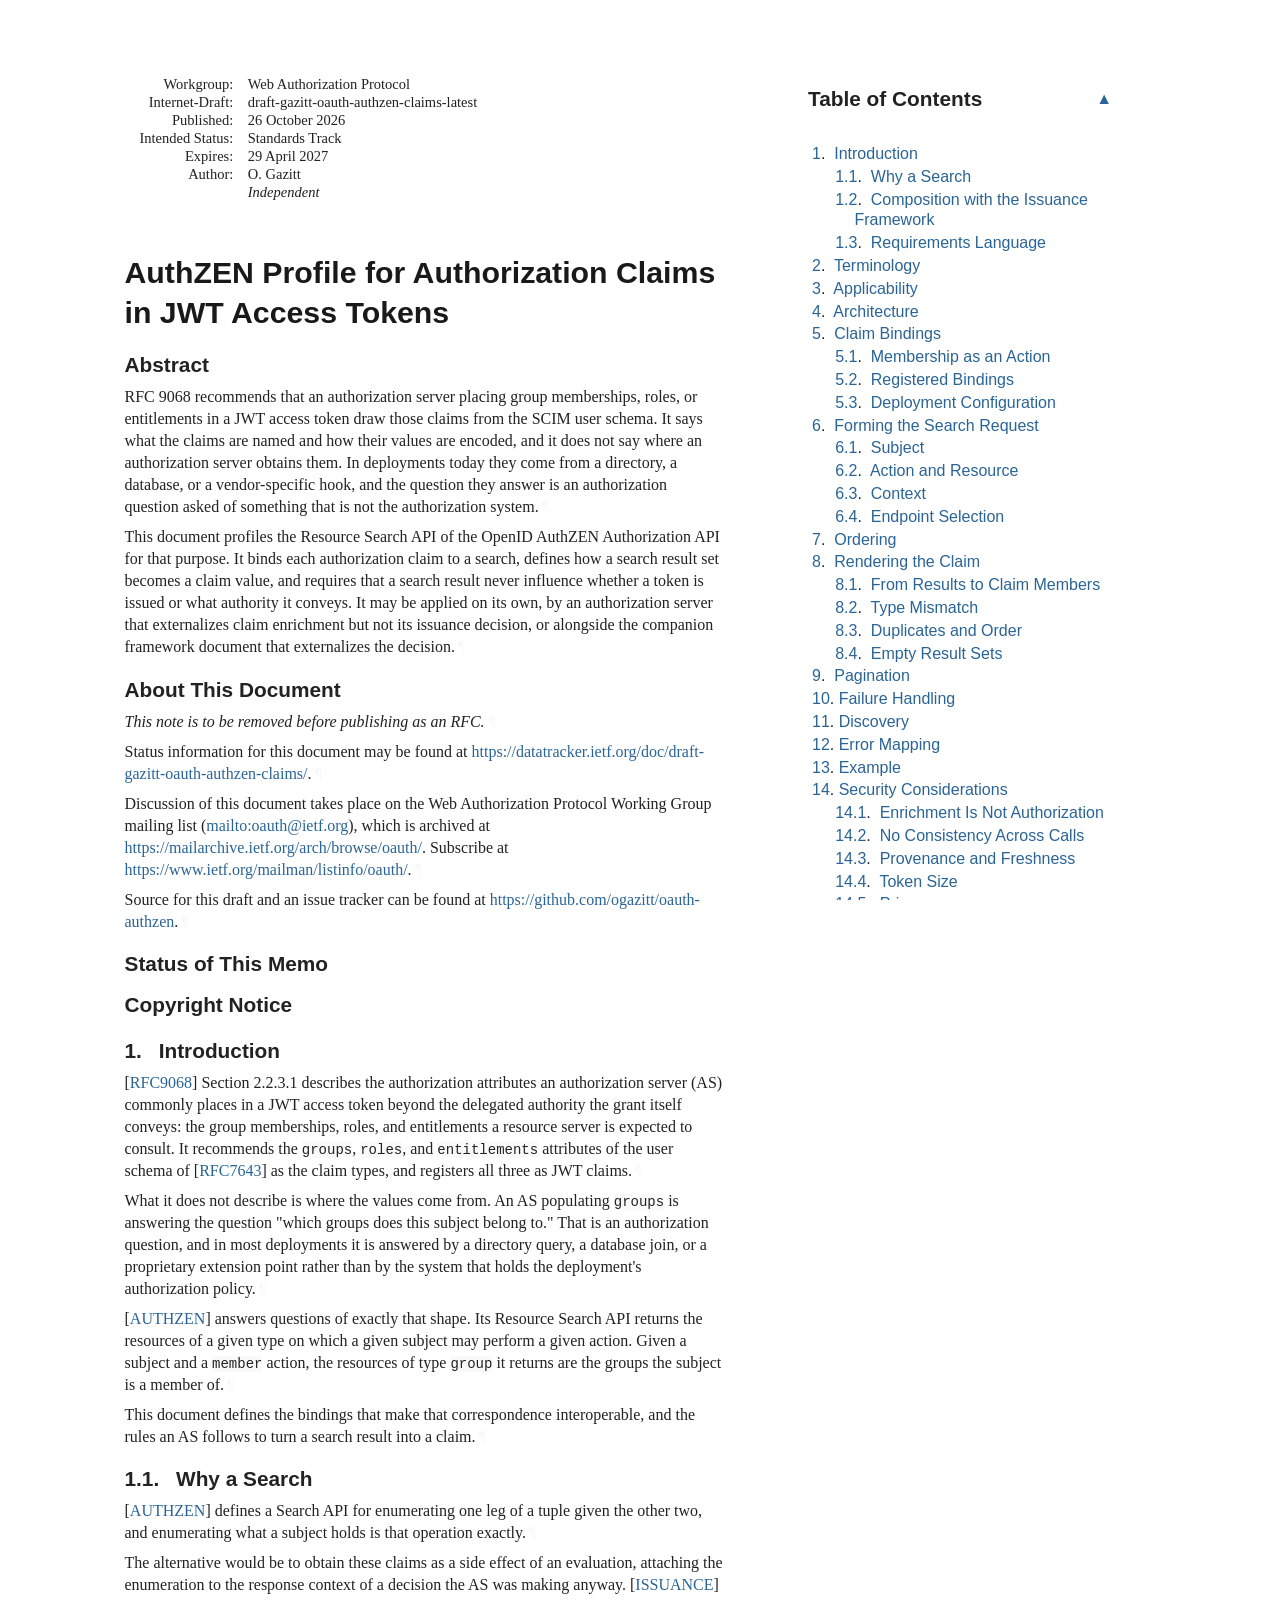
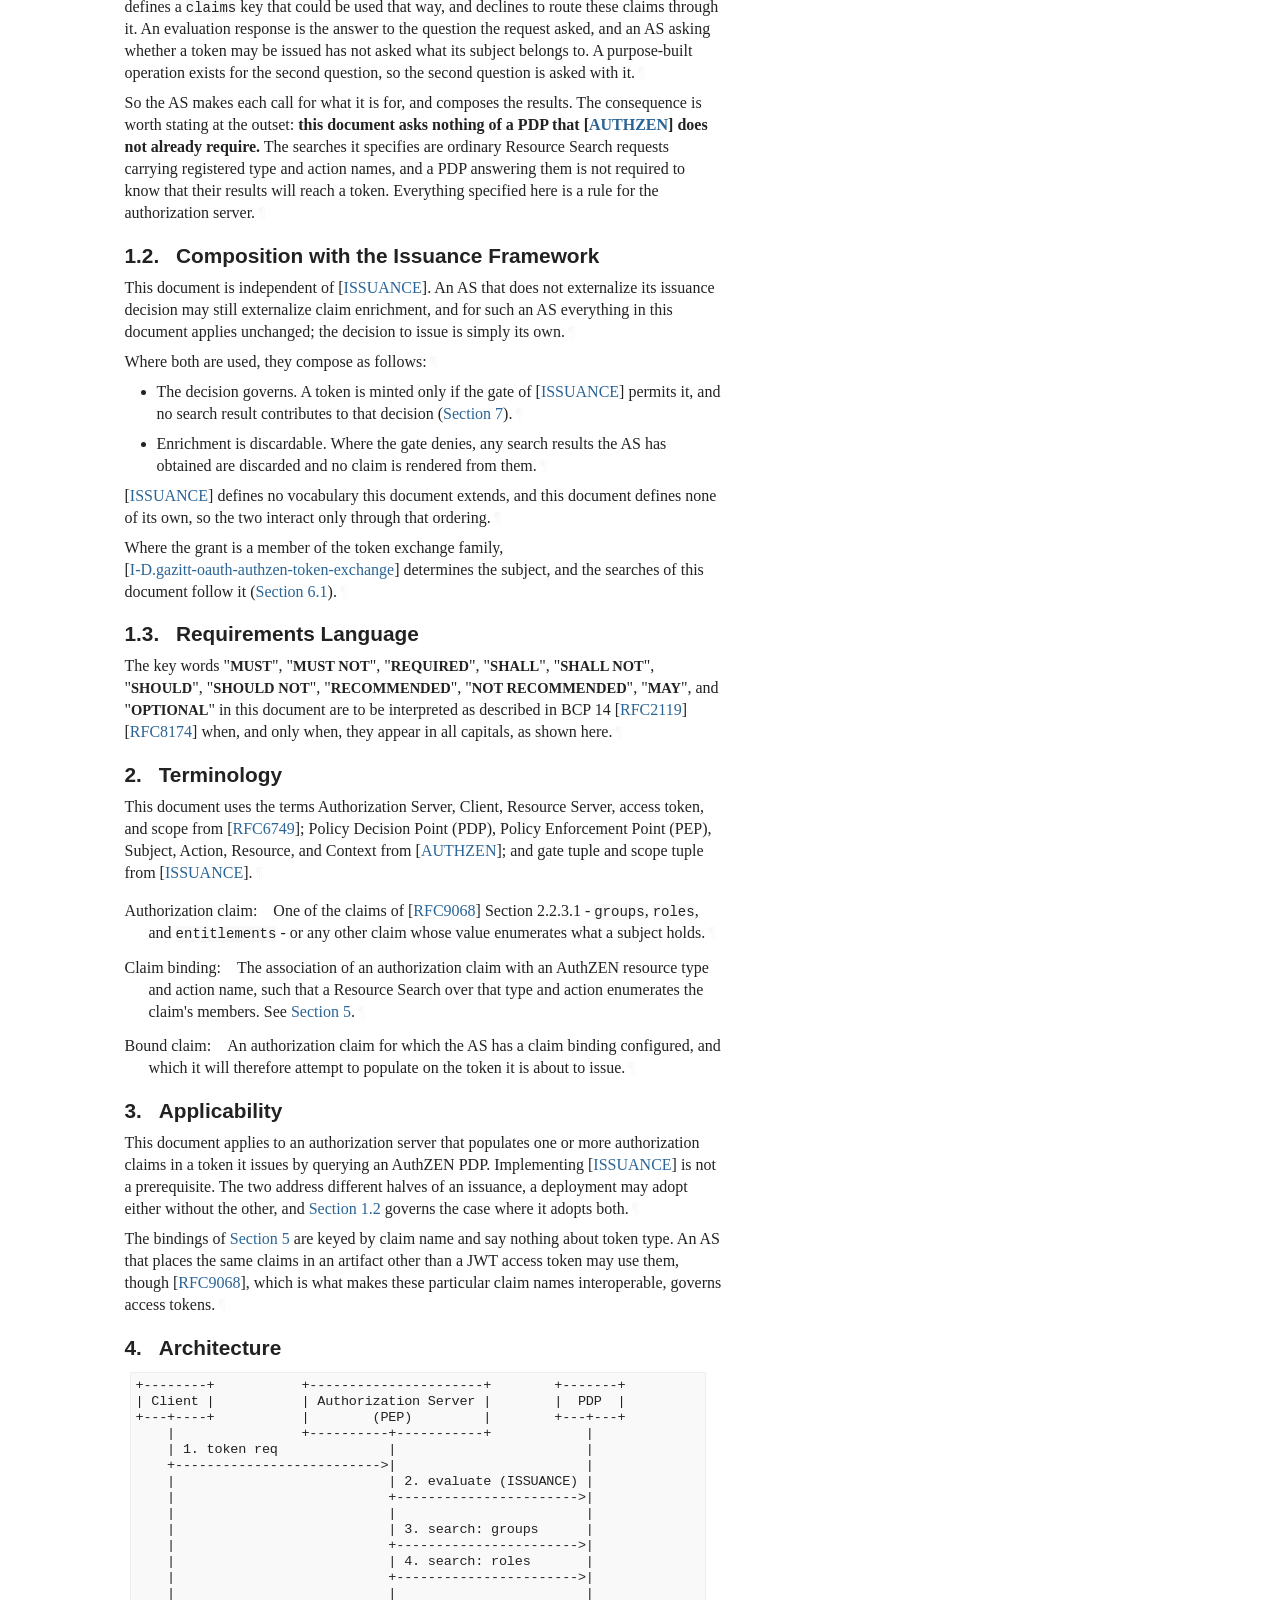
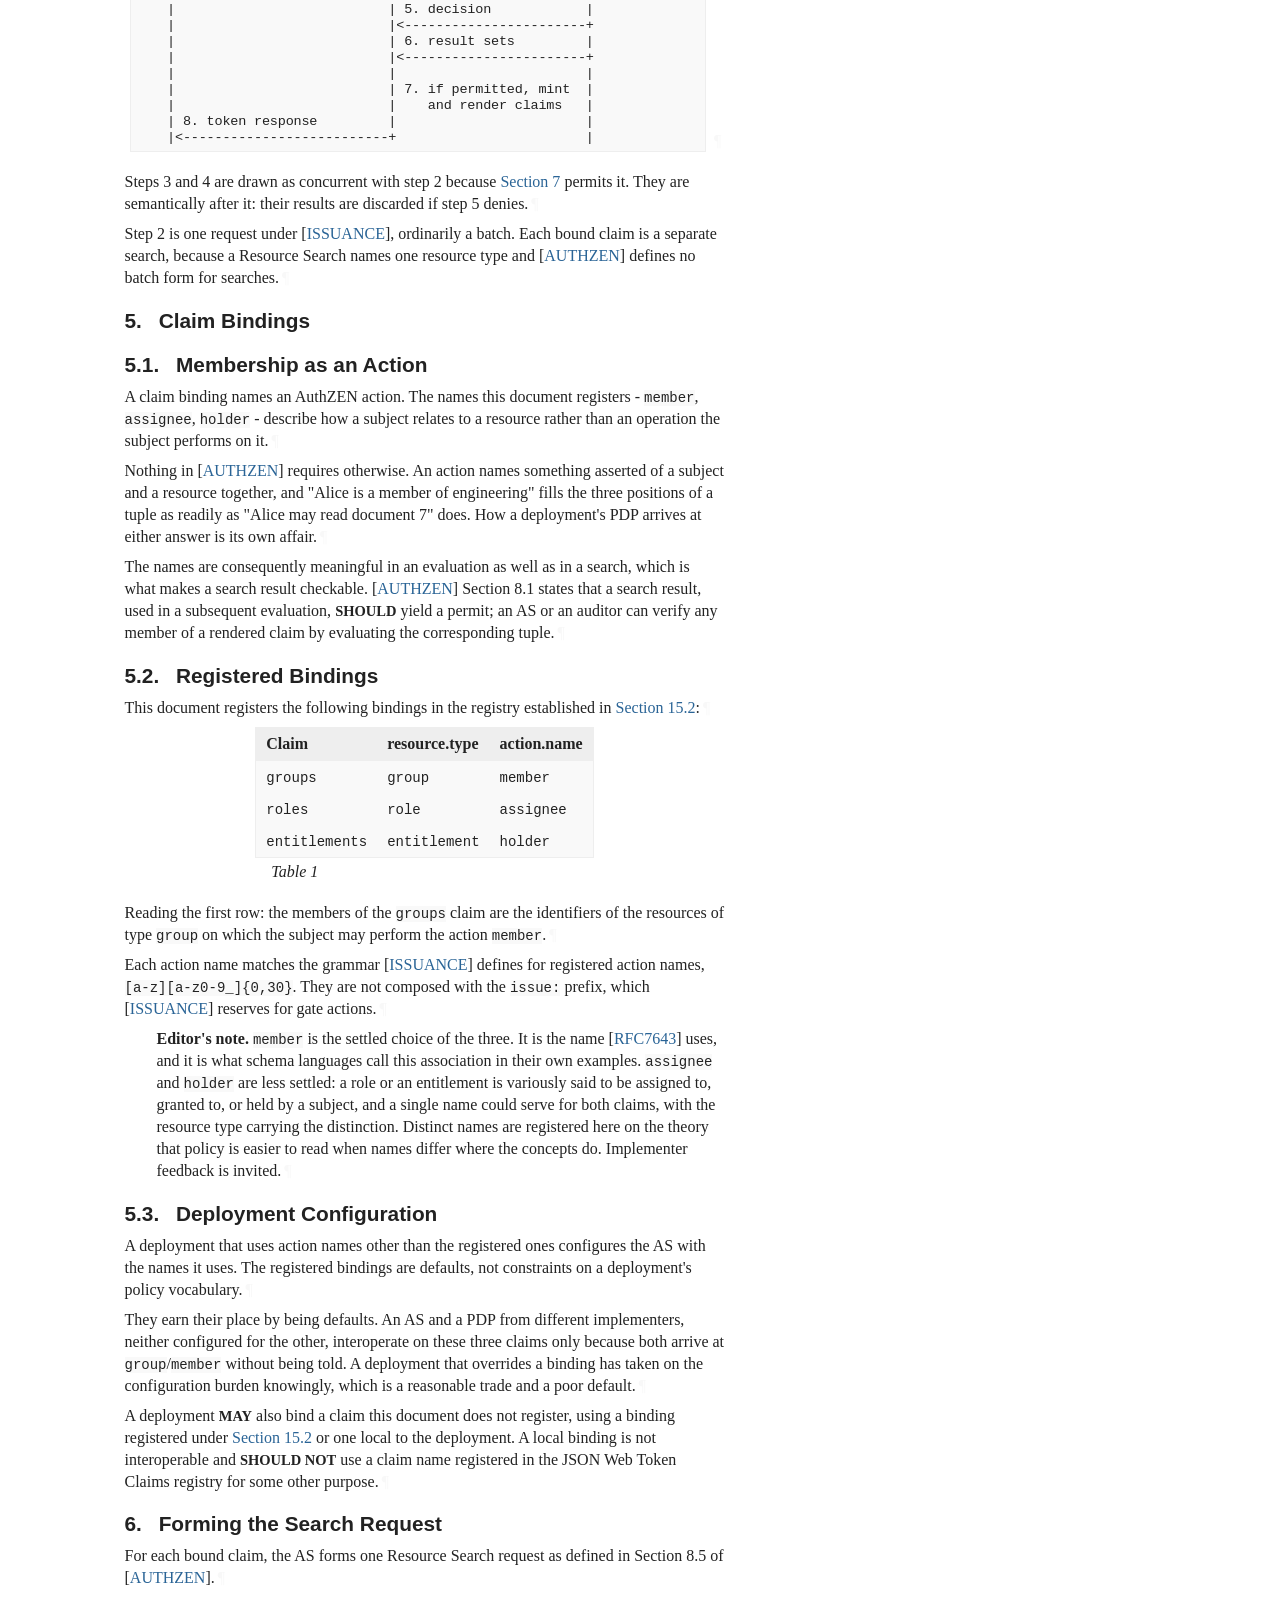
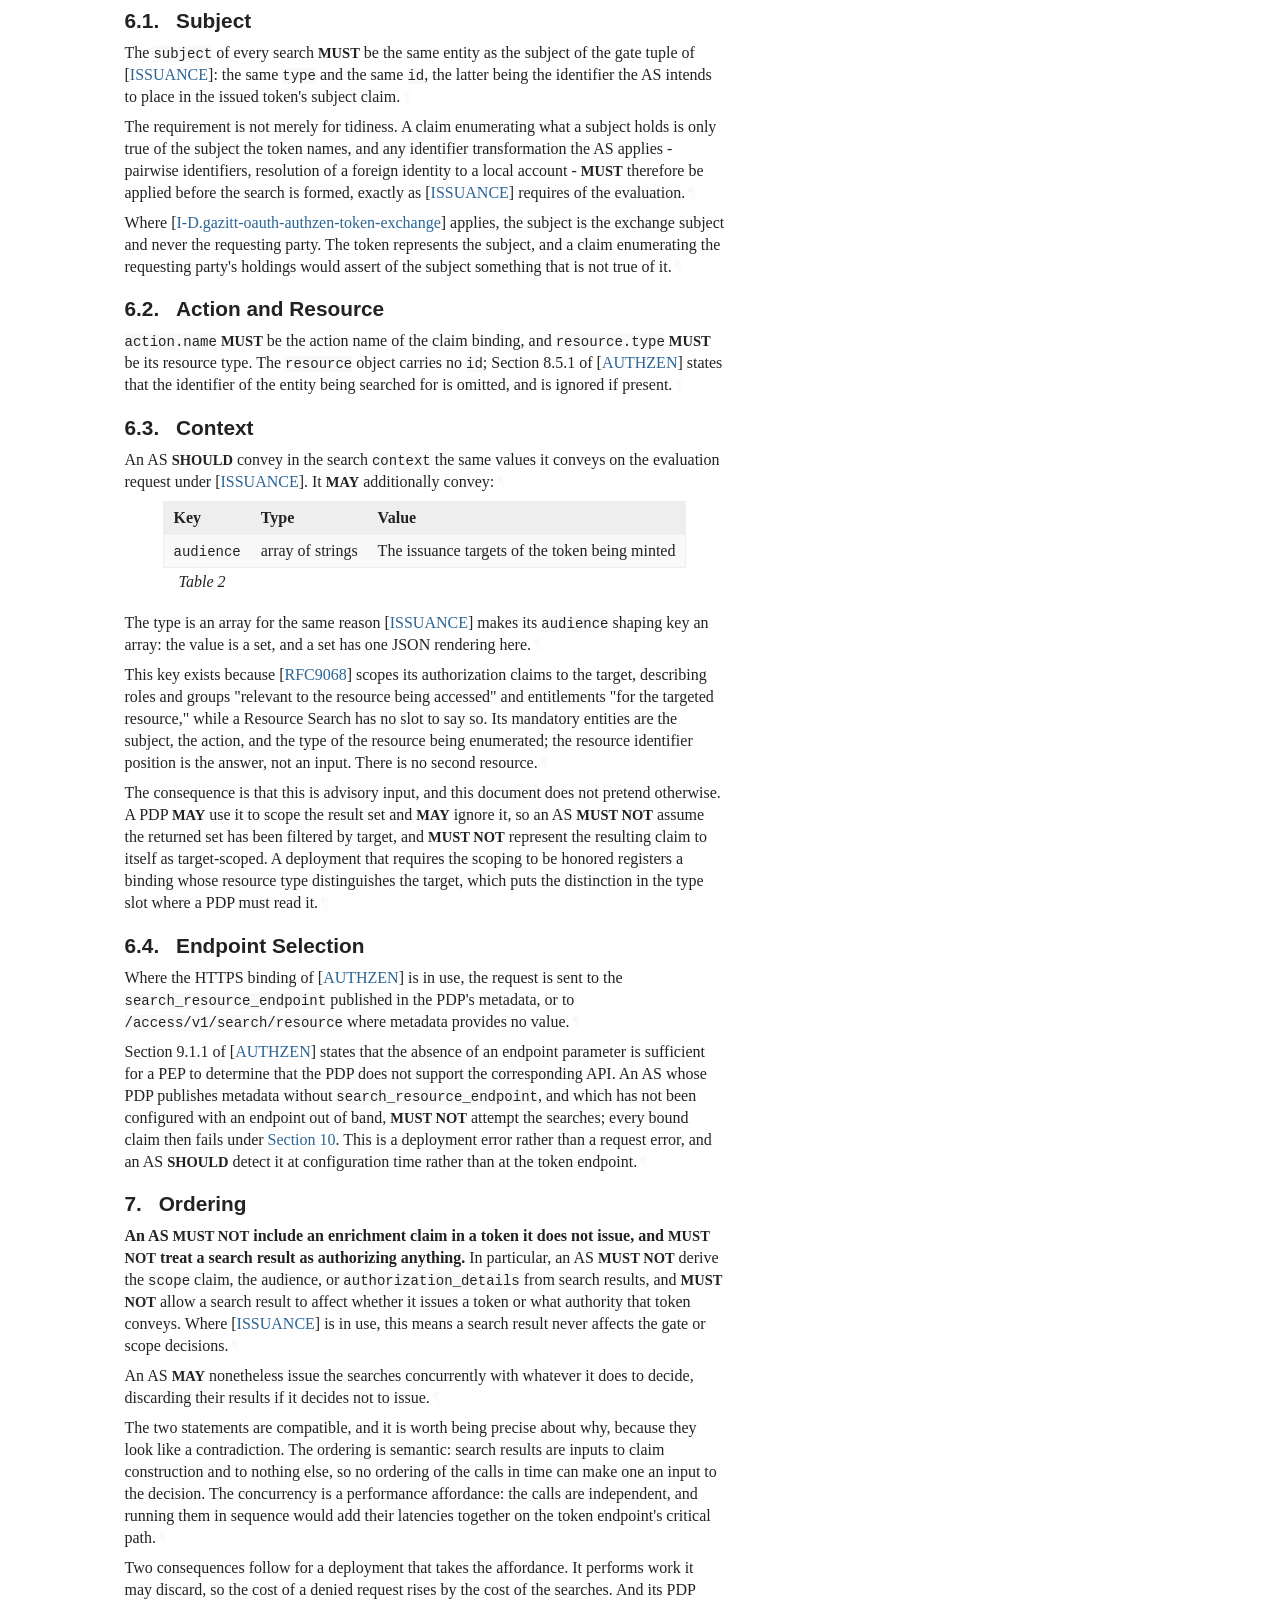
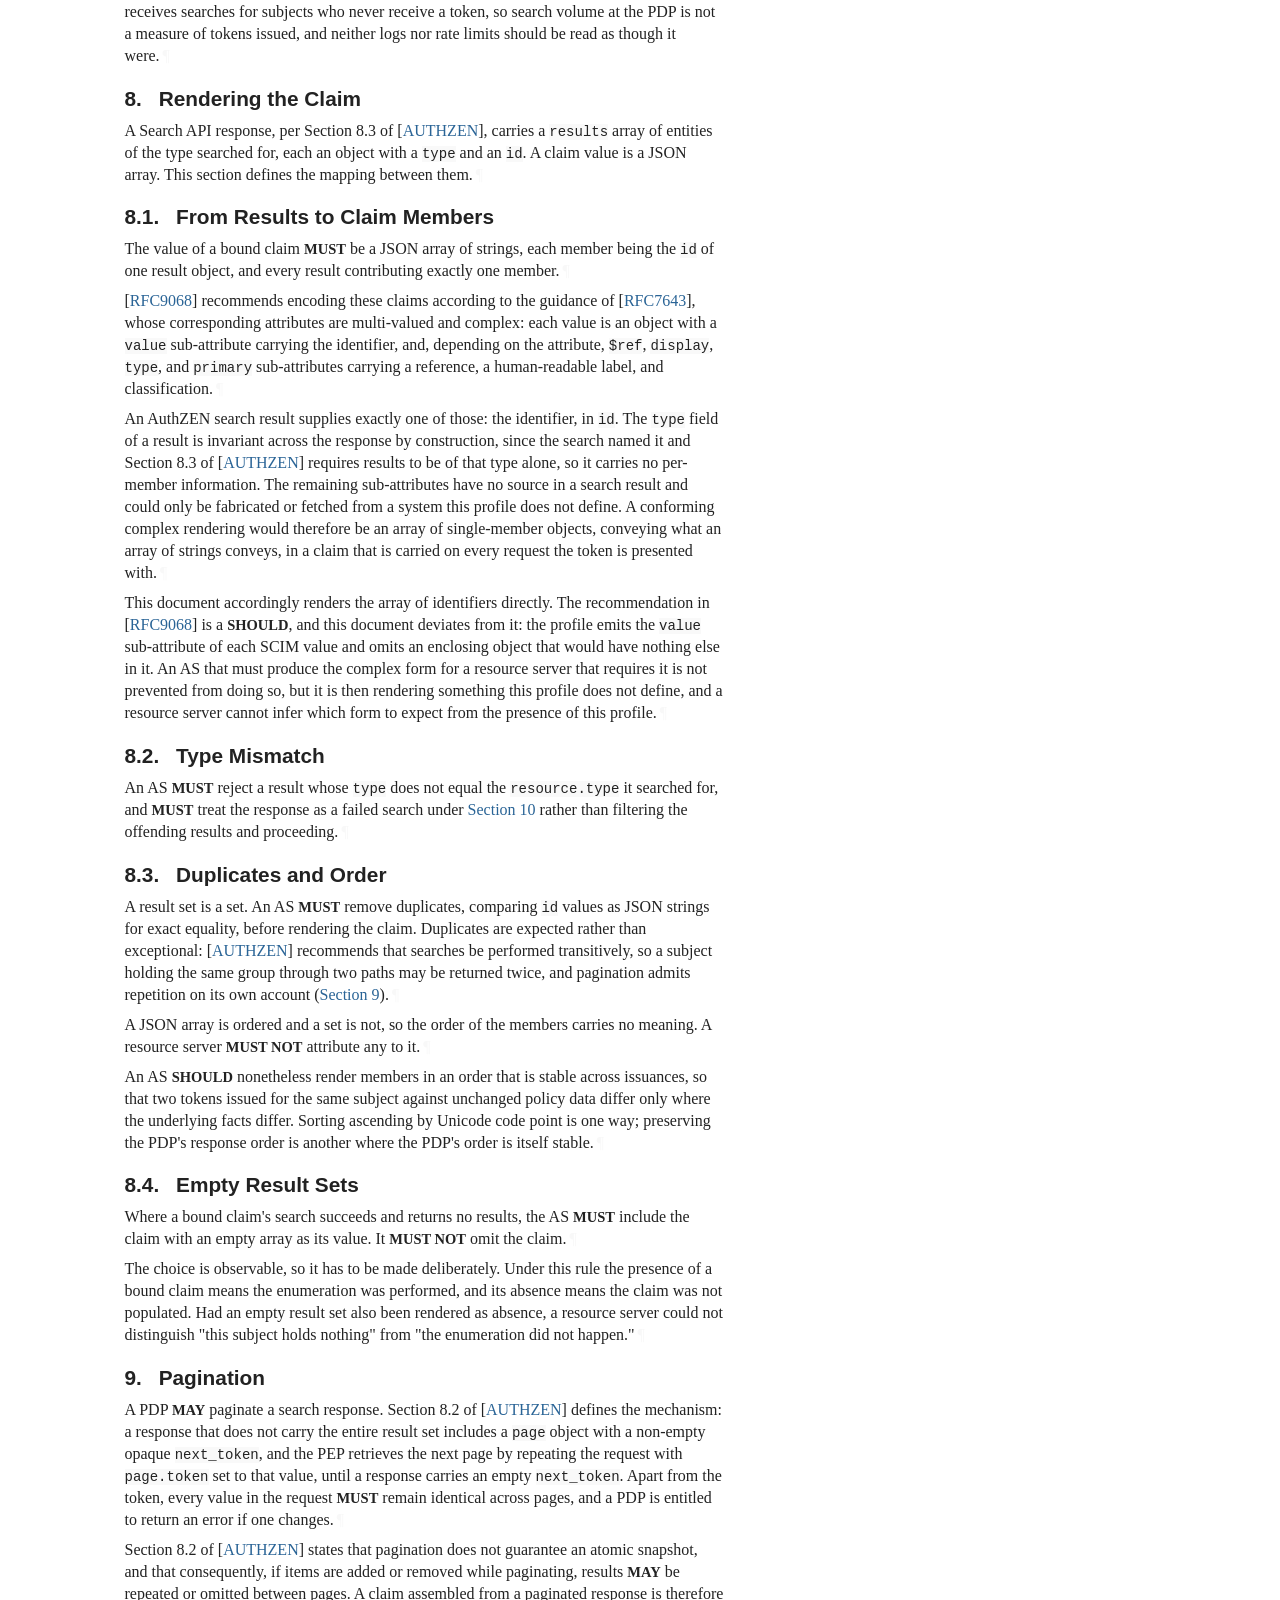
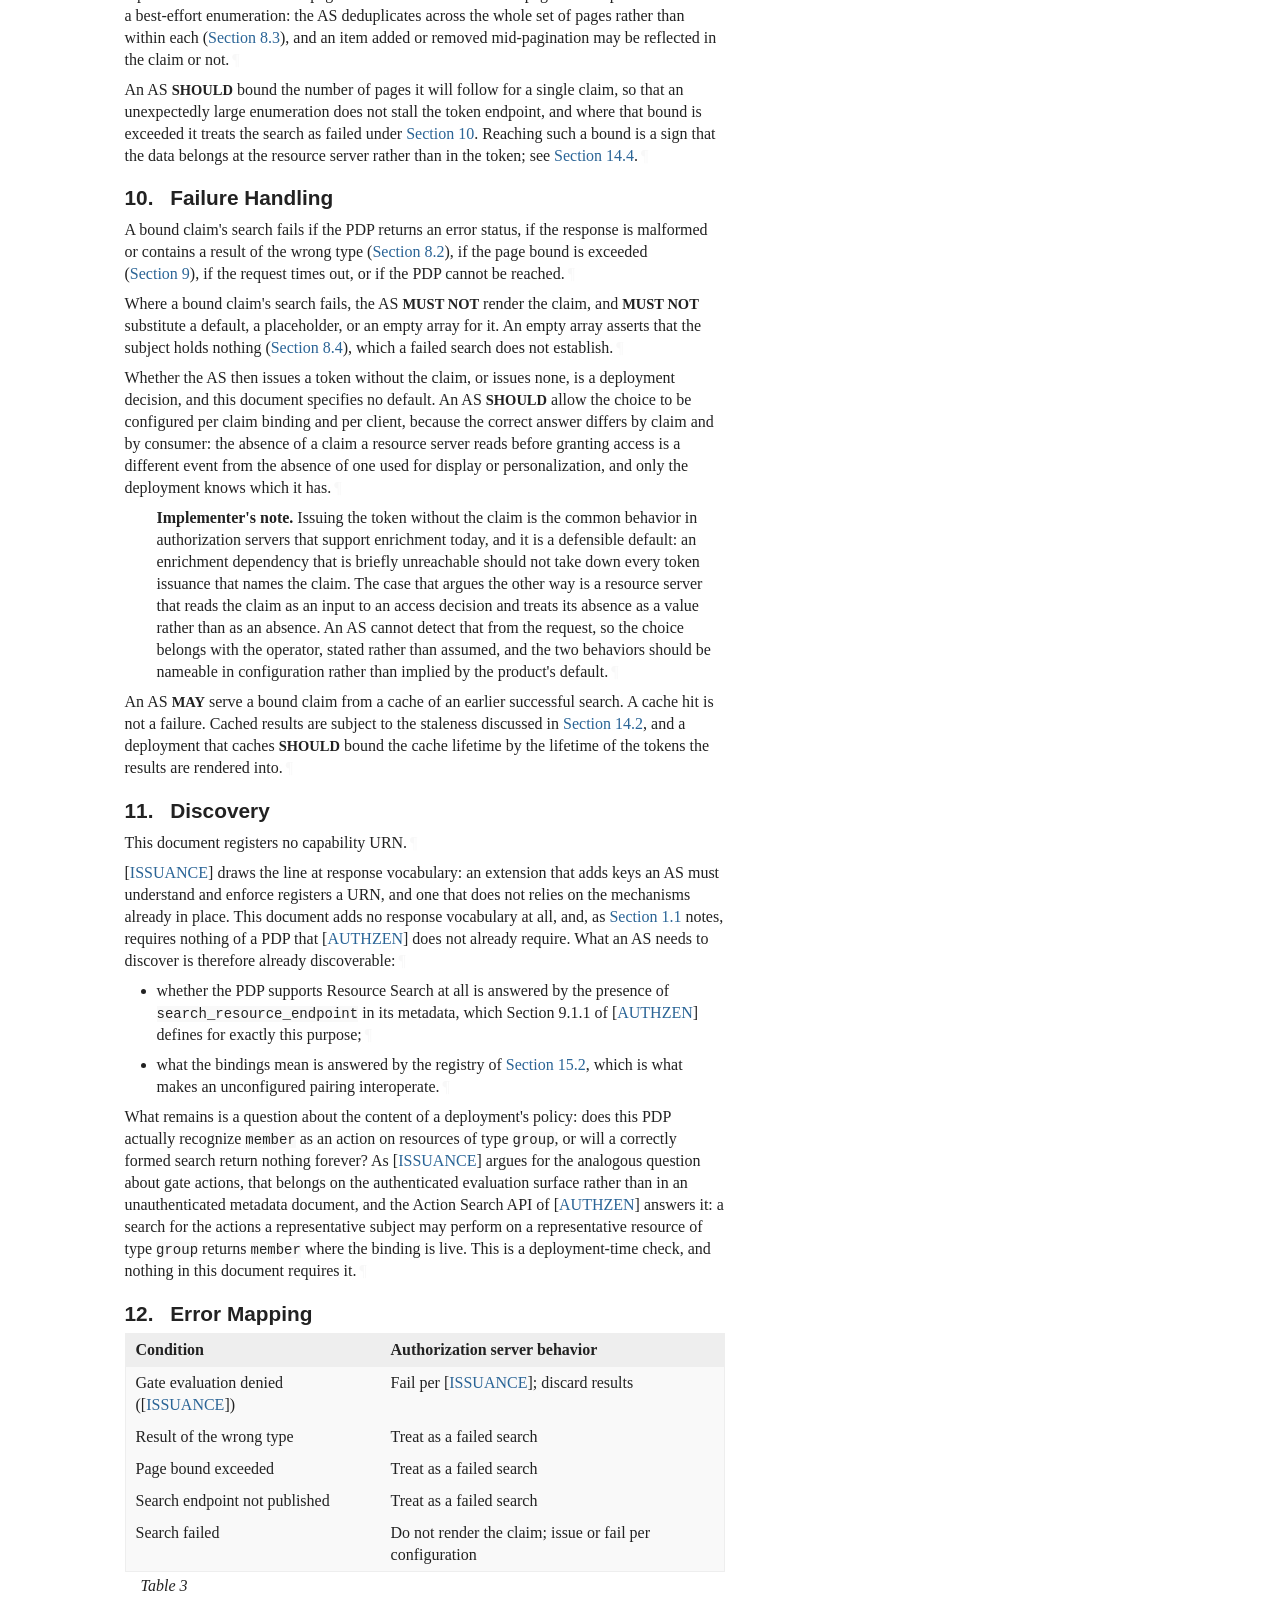
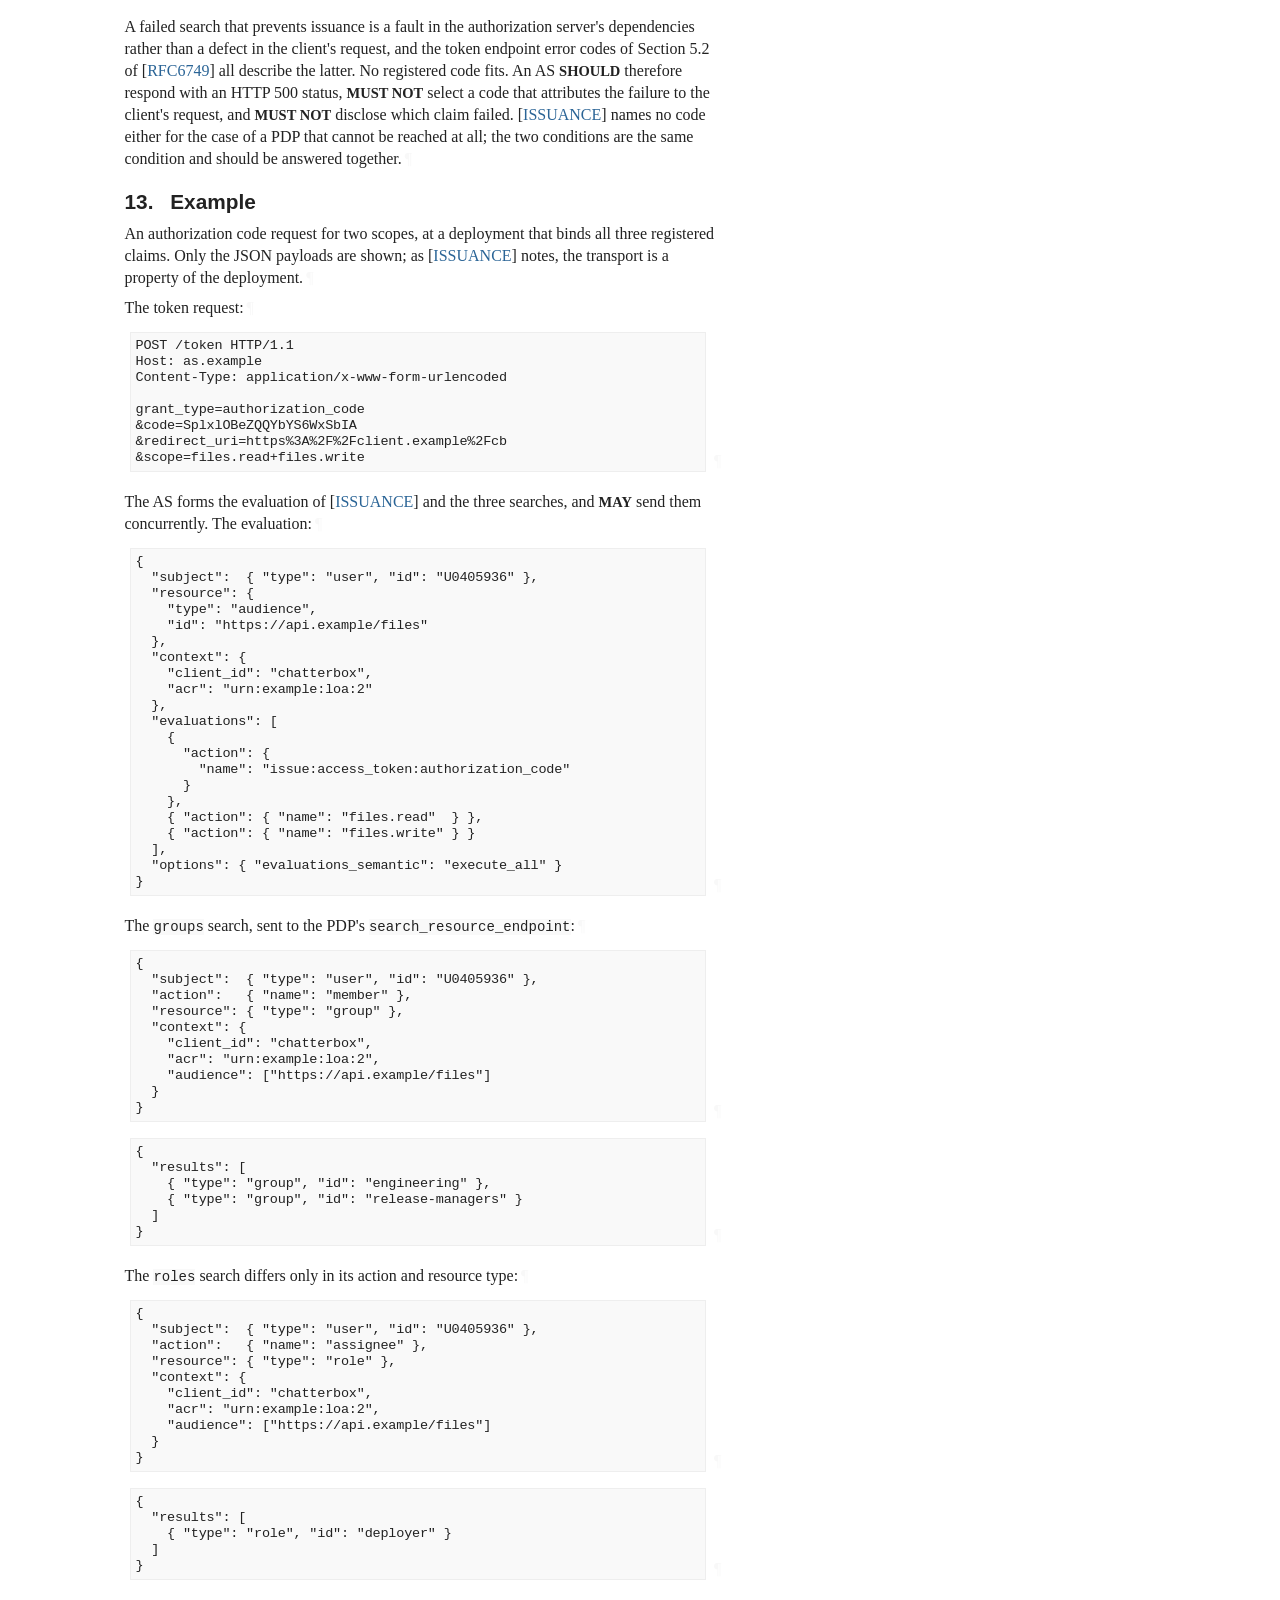
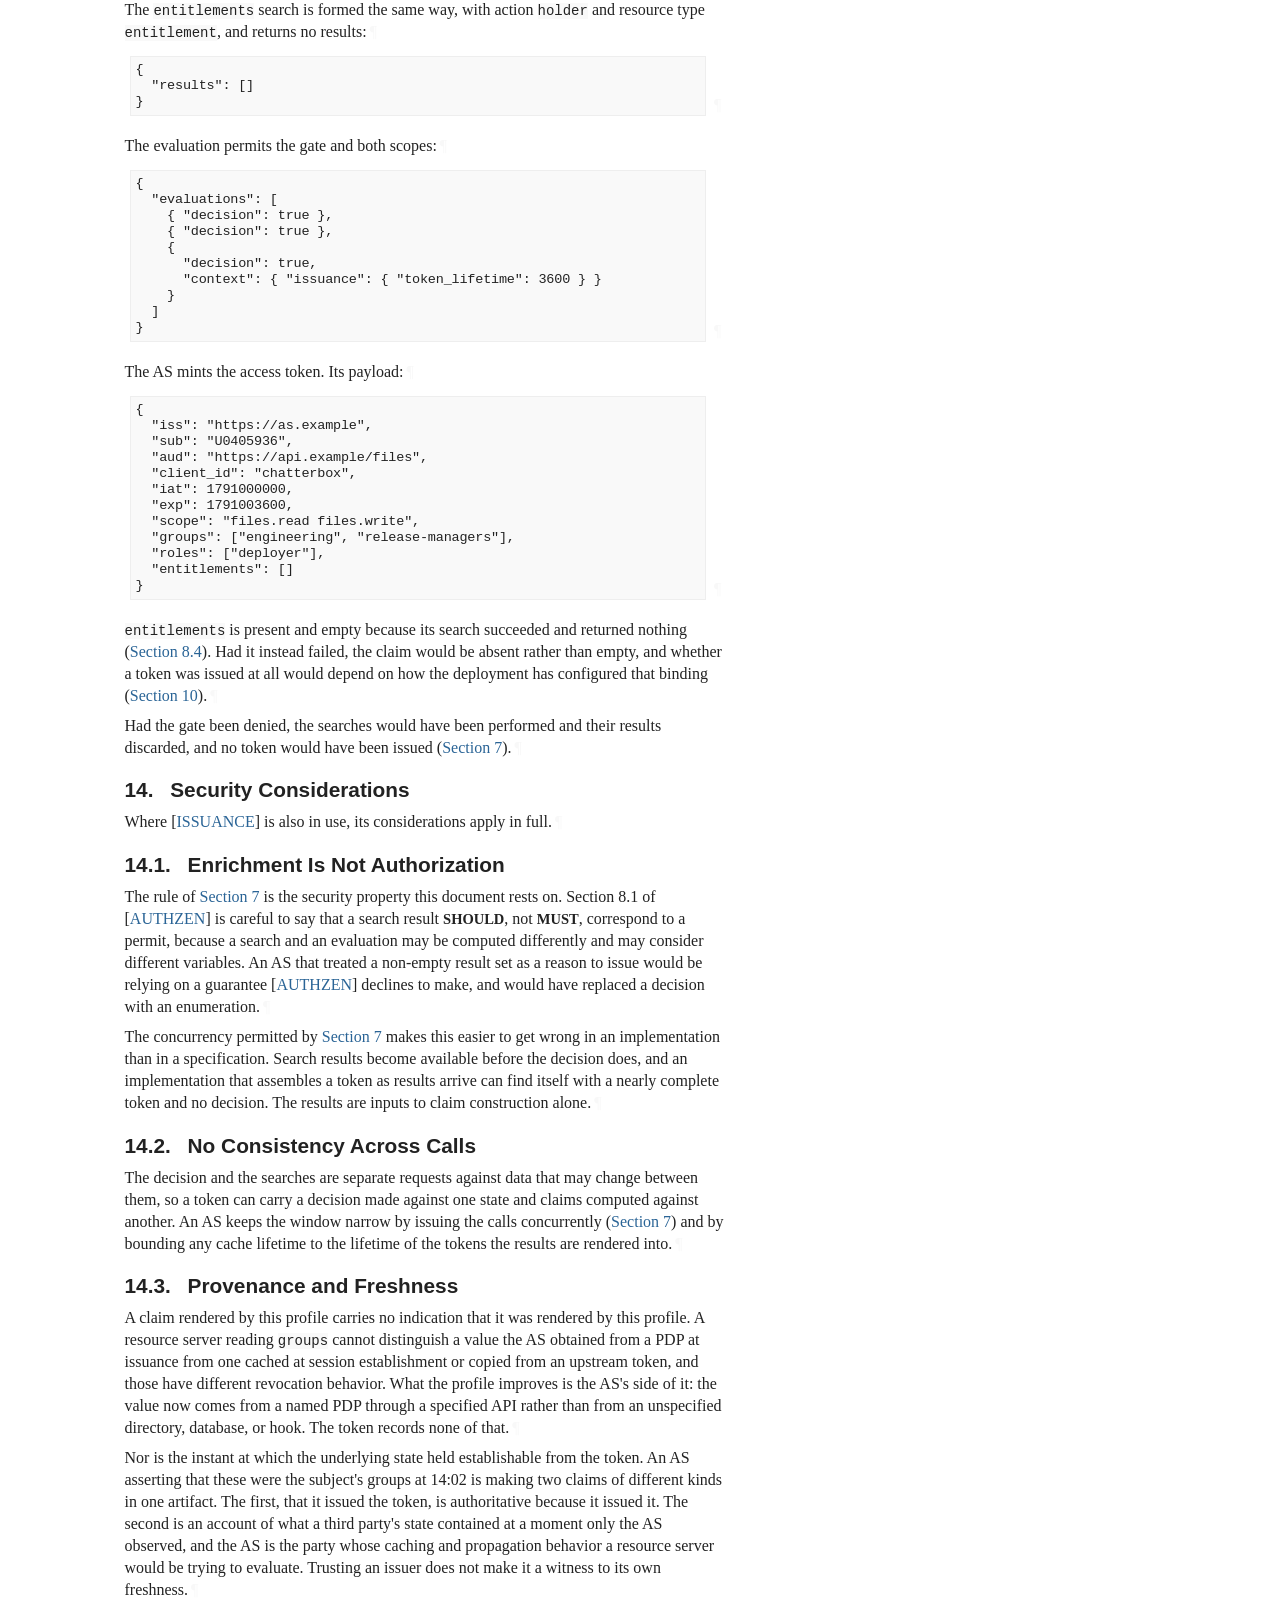
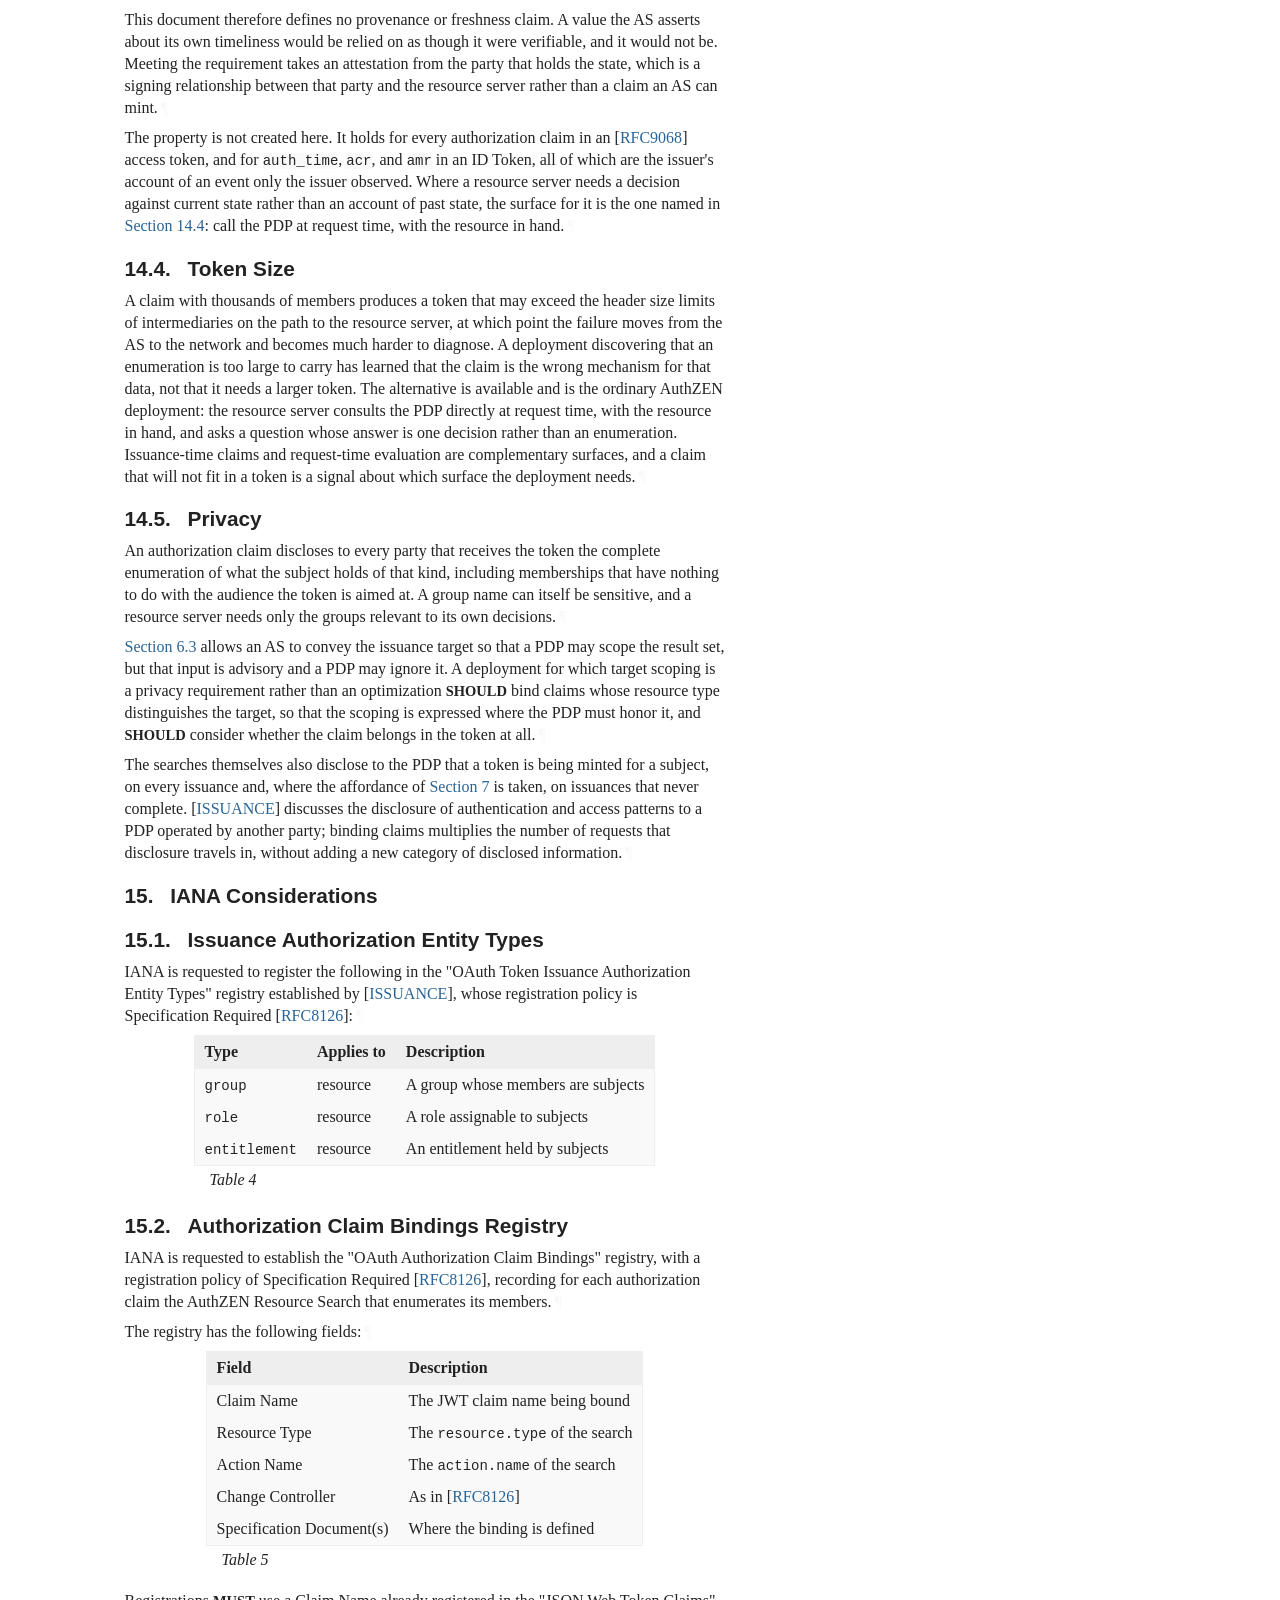
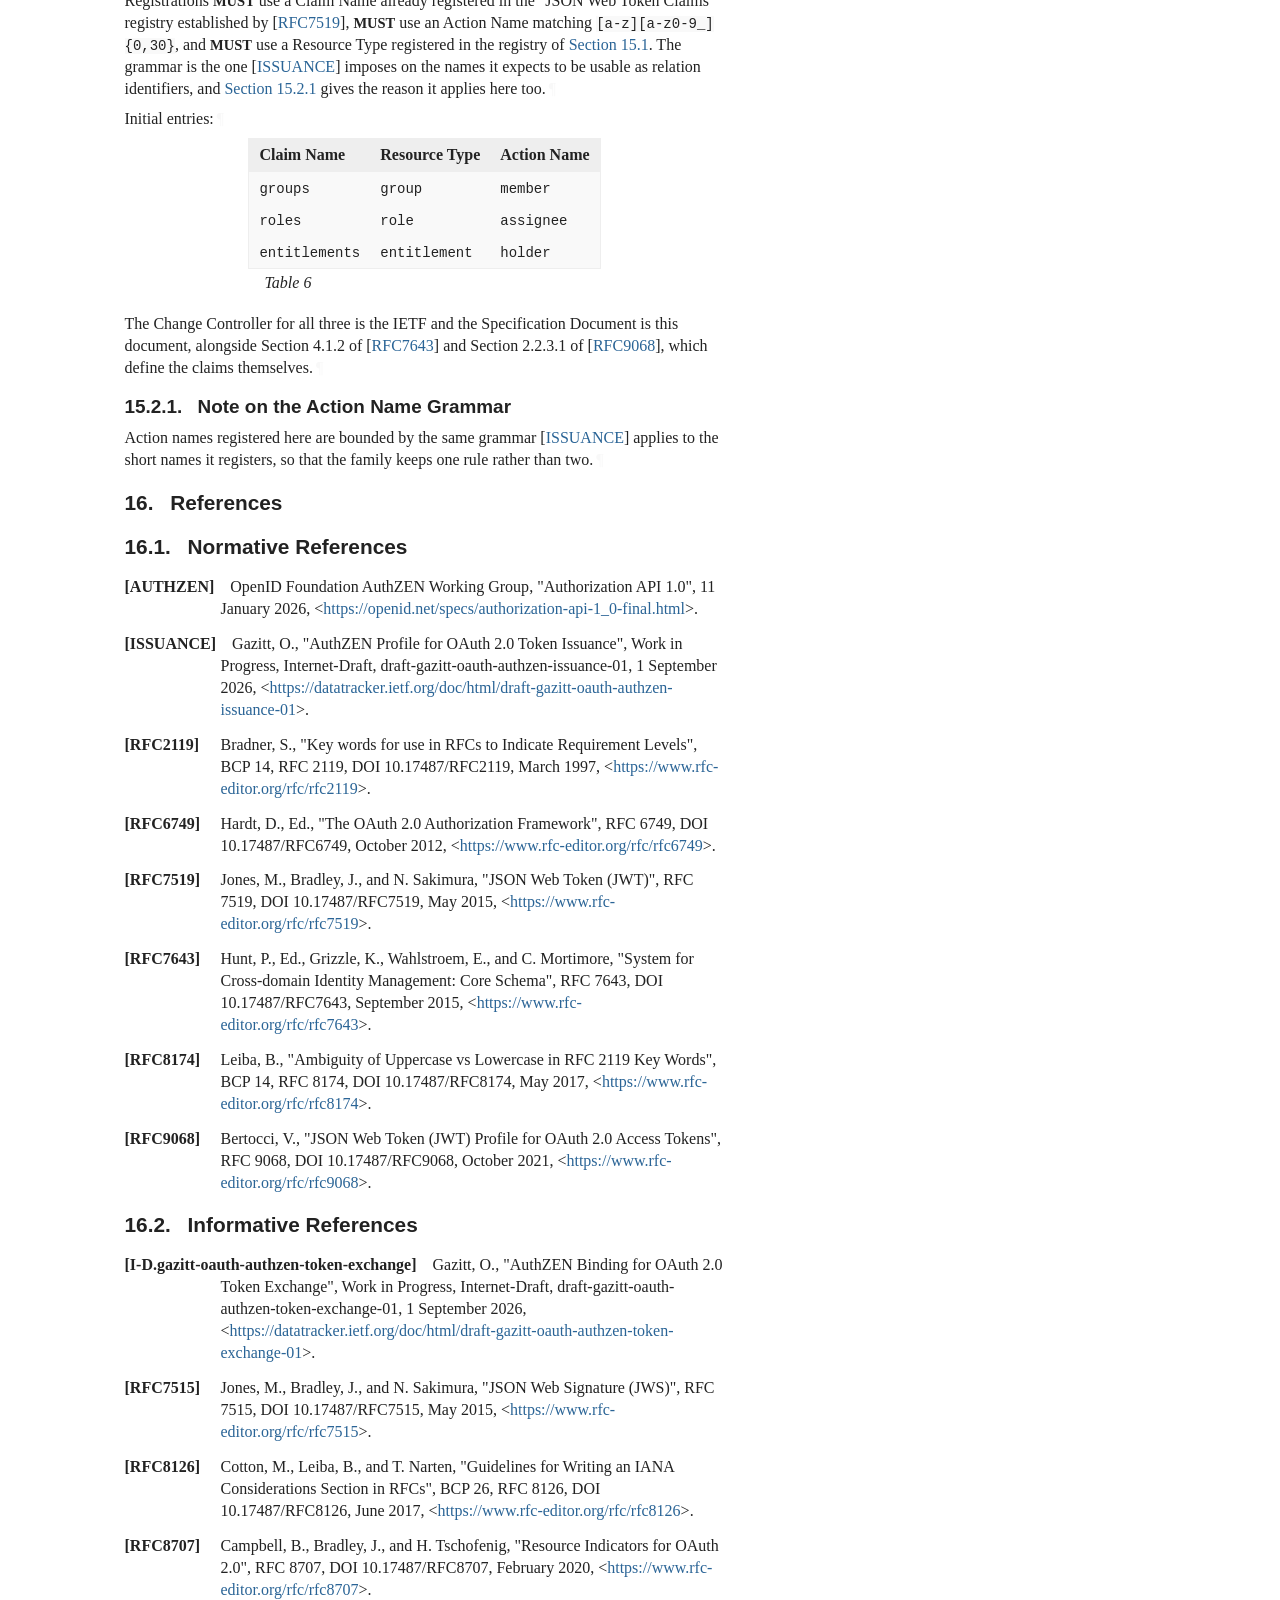
<file: draft-gazitt-oauth-authzen-claims.html>
<!DOCTYPE html>
<html lang="en" class="Internet-Draft">
<head>
<meta charset="utf-8">
<meta content="Common,Latin" name="scripts">
<meta content="initial-scale=1.0" name="viewport">
<title>AuthZEN Profile for Authorization Claims in JWT Access Tokens</title>
<meta content="Omri Gazitt" name="author">
<meta content="
       RFC 9068 recommends that an authorization server placing group memberships,
roles, or entitlements in a JWT access token draw those claims from the SCIM
user schema. It says what the claims are named and how their values are
encoded, and it does not say where an authorization server obtains them. In
deployments today they come from a directory, a database, or a
vendor-specific hook, and the question they answer is an authorization
question asked of something that is not the authorization system. 
       This document profiles the Resource Search API of the OpenID AuthZEN
Authorization API for that purpose. It binds each authorization claim to a
search, defines how a search result set becomes a claim value, and requires
that a search result never influence whether a token is issued or what
authority it conveys. It may be applied on its own, by an authorization
server that externalizes claim enrichment but not its issuance decision, or
alongside the companion framework document that externalizes the decision. 
    " name="description">
<meta content="xml2rfc 3.34.1" name="generator">
<meta content="oauth" name="keyword">
<meta content="authorization" name="keyword">
<meta content="authzen" name="keyword">
<meta content="policy" name="keyword">
<meta content="claims" name="keyword">
<meta content="search" name="keyword">
<meta content="draft-gazitt-oauth-authzen-claims-latest" name="ietf.draft">
<!-- Generator version information:
  xml2rfc 3.34.1
    Python 3.14.8
    ConfigArgParse 1.8.0
    google-i18n-address 3.1.1
    intervaltree 3.2.1
    Jinja2 3.1.6
    lxml 6.1.1
    natsort 8.4.0
    platformdirs 4.13.4
    pycountry 24.6.1
    PyYAML 6.0.3
    requests 2.33.1
    wcwidth 0.9.2
-->
<link href="draft-gazitt-oauth-authzen-claims.xml" rel="alternate" type="application/rfc+xml">
<link href="#copyright" rel="license">
<style type="text/css">@font-face {
  font-family: 'Lora';
  font-style: italic;
  font-weight: 400;
  font-display: swap;
  src: local('Lora Italic'), local('Lora-Italic'), url('https://martinthomson.github.io/rfc-css/fonts/lora-italic-cyrillic-ext.woff2') format('woff2');
  unicode-range: U+0460-052F, U+1C80-1C88, U+20B4, U+2DE0-2DFF, U+A640-A69F, U+FE2E-FE2F;
}
@font-face {
  font-family: 'Lora';
  font-style: italic;
  font-weight: 400;
  font-display: swap;
  src: local('Lora Italic'), local('Lora-Italic'), url('https://martinthomson.github.io/rfc-css/fonts/lora-italic-cyrillic-ext.woff2') format('woff2');
  unicode-range: U+0400-045F, U+0490-0491, U+04B0-04B1, U+2116;
}
@font-face {
  font-family: 'Lora';
  font-style: italic;
  font-weight: 400;
  font-display: swap;
  src: local('Lora Italic'), local('Lora-Italic'), url('https://martinthomson.github.io/rfc-css/fonts/lora-italic-vietnamese.woff2') format('woff2');
  unicode-range: U+0102-0103, U+0110-0111, U+1EA0-1EF9, U+20AB;
}
@font-face {
  font-family: 'Lora';
  font-style: italic;
  font-weight: 400;
  font-display: swap;
  src: local('Lora Italic'), local('Lora-Italic'), url('https://martinthomson.github.io/rfc-css/fonts/lora-italic-latin-ext.woff2') format('woff2');
  unicode-range: U+0100-024F, U+0259, U+1E00-1EFF, U+2020, U+20A0-20AB, U+20AD-20CF, U+2113, U+2C60-2C7F, U+A720-A7FF;
}
@font-face {
  font-family: 'Lora';
  font-style: italic;
  font-weight: 400;
  font-display: swap;
  src: local('Lora Italic'), local('Lora-Italic'), url('https://martinthomson.github.io/rfc-css/fonts/lora-italic-latin.woff2') format('woff2');
  unicode-range: U+0000-00FF, U+0131, U+0152-0153, U+02BB-02BC, U+02C6, U+02DA, U+02DC, U+2000-206F, U+2074, U+20AC, U+2122, U+2191, U+2193, U+2212, U+2215, U+FEFF, U+FFFD;
}
@font-face {
  font-family: 'Lora';
  font-style: normal;
  font-weight: 400;
  font-display: swap;
  src: local('Lora Regular'), local('Lora-Regular'), url('https://martinthomson.github.io/rfc-css/fonts/lora-regular-cyrillic-ext.woff2') format('woff2');
  unicode-range: U+0460-052F, U+1C80-1C88, U+20B4, U+2DE0-2DFF, U+A640-A69F, U+FE2E-FE2F;
}
@font-face {
  font-family: 'Lora';
  font-style: normal;
  font-weight: 400;
  font-display: swap;
  src: local('Lora Regular'), local('Lora-Regular'), url('https://martinthomson.github.io/rfc-css/fonts/lora-regular-cyrillic.woff2') format('woff2');
  unicode-range: U+0400-045F, U+0490-0491, U+04B0-04B1, U+2116;
}
@font-face {
  font-family: 'Lora';
  font-style: normal;
  font-weight: 400;
  font-display: swap;
  src: local('Lora Regular'), local('Lora-Regular'), url('https://martinthomson.github.io/rfc-css/fonts/lora-regular-vietnamese.woff2') format('woff2');
  unicode-range: U+0102-0103, U+0110-0111, U+1EA0-1EF9, U+20AB;
}
@font-face {
  font-family: 'Lora';
  font-style: normal;
  font-weight: 400;
  font-display: swap;
  src: local('Lora Regular'), local('Lora-Regular'), url('https://martinthomson.github.io/rfc-css/fonts/lora-regular-latin-ext.woff2') format('woff2');
  unicode-range: U+0100-024F, U+0259, U+1E00-1EFF, U+2020, U+20A0-20AB, U+20AD-20CF, U+2113, U+2C60-2C7F, U+A720-A7FF;
}
@font-face {
  font-family: 'Lora';
  font-style: normal;
  font-weight: 400;
  font-display: swap;
  src: local('Lora Regular'), local('Lora-Regular'), url('https://martinthomson.github.io/rfc-css/fonts/lora-regular-latin.woff2') format('woff2');
  unicode-range: U+0000-00FF, U+0131, U+0152-0153, U+02BB-02BC, U+02C6, U+02DA, U+02DC, U+2000-206F, U+2074, U+20AC, U+2122, U+2191, U+2193, U+2212, U+2215, U+FEFF, U+FFFD;
}
@font-face {
  font-family: 'Lora';
  font-style: normal;
  font-weight: 700;
  font-display: swap;
  src: local('Lora Bold'), local('Lora-Bold'), url('https://martinthomson.github.io/rfc-css/fonts/lora-bold-cyrillic-ext.woff2') format('woff2');
  unicode-range: U+0460-052F, U+1C80-1C88, U+20B4, U+2DE0-2DFF, U+A640-A69F, U+FE2E-FE2F;
}
@font-face {
  font-family: 'Lora';
  font-style: normal;
  font-weight: 700;
  font-display: swap;
  src: local('Lora Bold'), local('Lora-Bold'), url('https://martinthomson.github.io/rfc-css/fonts/lora-bold-cyrillic.woff2') format('woff2');
  unicode-range: U+0400-045F, U+0490-0491, U+04B0-04B1, U+2116;
}
@font-face {
  font-family: 'Lora';
  font-style: normal;
  font-weight: 700;
  font-display: swap;
  src: local('Lora Bold'), local('Lora-Bold'), url('https://martinthomson.github.io/rfc-css/fonts/lora-bold-vietnamese.woff2') format('woff2');
  unicode-range: U+0102-0103, U+0110-0111, U+1EA0-1EF9, U+20AB;
}
@font-face {
  font-family: 'Lora';
  font-style: normal;
  font-weight: 700;
  font-display: swap;
  src: local('Lora Bold'), local('Lora-Bold'), url('https://martinthomson.github.io/rfc-css/fonts/lora-bold-latin-ext.woff2') format('woff2');
  unicode-range: U+0100-024F, U+0259, U+1E00-1EFF, U+2020, U+20A0-20AB, U+20AD-20CF, U+2113, U+2C60-2C7F, U+A720-A7FF;
}
@font-face {
  font-family: 'Lora';
  font-style: normal;
  font-weight: 700;
  font-display: swap;
  src: local('Lora Bold'), local('Lora-Bold'), url('https://martinthomson.github.io/rfc-css/fonts/lora-bold-latin.woff2') format('woff2');
  unicode-range: U+0000-00FF, U+0131, U+0152-0153, U+02BB-02BC, U+02C6, U+02DA, U+02DC, U+2000-206F, U+2074, U+20AC, U+2122, U+2191, U+2193, U+2212, U+2215, U+FEFF, U+FFFD;
}
@font-face {
  font-family: 'Lora';
  font-style: normal;
  font-weight: 600;
  font-display: swap;
  src: local('Lora SemiBold'), local('Lora-SemiBold'), url('https://martinthomson.github.io/rfc-css/fonts/lora-semibold-latin.woff2') format('woff2');
  unicode-range: U+0000-00FF, U+0131, U+0152-0153, U+02BB-02BC, U+02C6, U+02DA, U+02DC, U+2000-206F, U+2074, U+20AC, U+2122, U+2191, U+2193, U+2212, U+2215, U+FEFF, U+FFFD;
}

@font-face {
  font-family: 'Oxygen Mono';
  font-style: normal;
  font-weight: 400;
  font-display: swap;
  src: local('Oxygen Mono'), local('OxygenMono-Regular'), url('https://martinthomson.github.io/rfc-css/fonts/oxygenmono-regular-latin-ext.woff2') format('woff2');
  unicode-range: U+0100-02BA, U+02BD-02C5, U+02C7-02CC, U+02CE-02D7, U+02DD-02FF, U+0304, U+0308, U+0329, U+1D00-1DBF, U+1E00-1E9F, U+1EF2-1EFF, U+2020, U+20A0-20AB, U+20AD-20C0, U+2113, U+2C60-2C7F, U+A720-A7FF;
}
@font-face {
  font-family: 'Oxygen Mono';
  font-style: normal;
  font-weight: 400;
  font-display: swap;
  src: local('Oxygen Mono'), local('OxygenMono-Regular'), url('https://martinthomson.github.io/rfc-css/fonts/oxygenmono-regular-latin.woff2') format('woff2');
  unicode-range: U+0000-00FF, U+0131, U+0152-0153, U+02BB-02BC, U+02C6, U+02DA, U+02DC, U+0304, U+0308, U+0329, U+2000-206F, U+20AC, U+2122, U+2191, U+2193, U+2212, U+2215, U+FEFF, U+FFFD;
}

@font-face {
  font-family: 'Sofia Sans Semi Condensed';
  font-style: italic;
  font-weight: 1 1000;
  src: url('https://martinthomson.github.io/rfc-css/fonts/sofiasanssemicondensed-italic-cyrillic-ext.woff2') format('woff2');
  unicode-range: U+0460-052F, U+1C80-1C8A, U+20B4, U+2DE0-2DFF, U+A640-A69F, U+FE2E-FE2F;
}
@font-face {
  font-family: 'Sofia Sans Semi Condensed';
  font-style: italic;
  font-weight: 1 1000;
  src: url('https://martinthomson.github.io/rfc-css/fonts/sofiasanssemicondensed-italic-cyrillic.woff2') format('woff2');
  unicode-range: U+0301, U+0400-045F, U+0490-0491, U+04B0-04B1, U+2116;
}
@font-face {
  font-family: 'Sofia Sans Semi Condensed';
  font-style: italic;
  font-weight: 1 1000;
  src: url('https://martinthomson.github.io/rfc-css/fonts/sofiasanssemicondensed-italic-greek.woff2') format('woff2');
  unicode-range: U+0370-0377, U+037A-037F, U+0384-038A, U+038C, U+038E-03A1, U+03A3-03FF;
}
@font-face {
  font-family: 'Sofia Sans Semi Condensed';
  font-style: italic;
  font-weight: 1 1000;
  src: url('https://martinthomson.github.io/rfc-css/fonts/sofiasanssemicondensed-italic-latin-ext.woff2') format('woff2');
  unicode-range: U+0100-02BA, U+02BD-02C5, U+02C7-02CC, U+02CE-02D7, U+02DD-02FF, U+0304, U+0308, U+0329, U+1D00-1DBF, U+1E00-1E9F, U+1EF2-1EFF, U+2020, U+20A0-20AB, U+20AD-20C0, U+2113, U+2C60-2C7F, U+A720-A7FF;
}
@font-face {
  font-family: 'Sofia Sans Semi Condensed';
  font-style: italic;
  font-weight: 1 1000;
  src: url('https://martinthomson.github.io/rfc-css/fonts/sofiasanssemicondensed-italic-latin.woff2') format('woff2');
  unicode-range: U+0000-00FF, U+0131, U+0152-0153, U+02BB-02BC, U+02C6, U+02DA, U+02DC, U+0304, U+0308, U+0329, U+2000-206F, U+20AC, U+2122, U+2191, U+2193, U+2212, U+2215, U+FEFF, U+FFFD;
}
@font-face {
  font-family: 'Sofia Sans Semi Condensed';
  font-style: normal;
  font-weight: 1 1000;
  src: url('https://martinthomson.github.io/rfc-css/fonts/sofiasanssemicondensed-regular-cyrillic-ext.woff2') format('woff2');
  unicode-range: U+0460-052F, U+1C80-1C8A, U+20B4, U+2DE0-2DFF, U+A640-A69F, U+FE2E-FE2F;
}
@font-face {
  font-family: 'Sofia Sans Semi Condensed';
  font-style: normal;
  font-weight: 1 1000;
  src: url('https://martinthomson.github.io/rfc-css/fonts/sofiasanssemicondensed-regular-cyrillic.woff2') format('woff2');
  unicode-range: U+0301, U+0400-045F, U+0490-0491, U+04B0-04B1, U+2116;
}
@font-face {
  font-family: 'Sofia Sans Semi Condensed';
  font-style: normal;
  font-weight: 1 1000;
  src: url('https://martinthomson.github.io/rfc-css/fonts/sofiasanssemicondensed-regular-greek.woff2') format('woff2');
  unicode-range: U+0370-0377, U+037A-037F, U+0384-038A, U+038C, U+038E-03A1, U+03A3-03FF;
}
@font-face {
  font-family: 'Sofia Sans Semi Condensed';
  font-style: normal;
  font-weight: 1 1000;
  src: url('https://martinthomson.github.io/rfc-css/fonts/sofiasanssemicondensed-regular-latin-ext.woff2') format('woff2');
  unicode-range: U+0100-02BA, U+02BD-02C5, U+02C7-02CC, U+02CE-02D7, U+02DD-02FF, U+0304, U+0308, U+0329, U+1D00-1DBF, U+1E00-1E9F, U+1EF2-1EFF, U+2020, U+20A0-20AB, U+20AD-20C0, U+2113, U+2C60-2C7F, U+A720-A7FF;
}
@font-face {
  font-family: 'Sofia Sans Semi Condensed';
  font-style: normal;
  font-weight: 1 1000;
  src: url('https://martinthomson.github.io/rfc-css/fonts/sofiasanssemicondensed-regular-latin.woff2') format('woff2');
  unicode-range: U+0000-00FF, U+0131, U+0152-0153, U+02BB-02BC, U+02C6, U+02DA, U+02DC, U+0304, U+0308, U+0329, U+2000-206F, U+20AC, U+2122, U+2191, U+2193, U+2212, U+2215, U+FEFF, U+FFFD;
}

:root {
  color-scheme: light dark;
  --background-color: #fff;
  --text-color: #222;
  --title-color: #191919;
  --link-color: #2a6496;
  --highlight-color: #f9f9f9;
  --line-color: #eee;
  --pilcrow-weak: #ddd;
  --pilcrow-strong: #bbb;
  --small-font-size: 14.5px;
  --font-mono: 'Oxygen Mono', monospace;
  --font-title: "Sofia Sans Semi Condensed", sans-serif;
  scrollbar-color: #bbb #eee;
}
body {
  max-width: 600px;
  margin: 75px auto;
  padding: 0 5px;
  color: var(--text-color);
  background-color: var(--background-color);
  font: 16px/22px "Lora", serif;
  scroll-behavior: smooth;
}

.ears {
  display: none;
}

/* headings */
section {
  clear: both;
}
.section-number {
  padding-right: 0.5em;
}
h1, h2, h3, h4, h5, h6 {
  font-family: var(--font-title);
  font-weight: 680;
  margin: 0.8em 0 0.3em;
  font-size-adjust: 0.5;
  color: var(--title-color);
}
h1 {
  &#title {
    font-size: 32px;
    line-height: 40px;
    clear: both;
    margin: 1.5em 0 0.2em;
  }
  &#rfcnum {
    margin: 1.5em 0 0.2em;
    & + h1#title {
      margin: 0.2em 0;
    }
  }
}

h1, h2, h3 {
  font-size: 22px;
  line-height: 27px;
}
h4, h5, h6 {
  font-size: 20px;
  line-height: 24px;
}

/* general structure */
.author {
  padding-bottom: 0.3em;
  vertical-align: top;
}
#abstract+p {
  font-size: 18px;
  line-height: 24px;
  & code, & samp, & tt {
    font-size: 16px;
    line-height: 0;
  }
}

p {
  padding: 0;
  margin: 0.5em 0;
  text-align: left;
}
div {
  margin: 0;
}
.alignRight {
  margin: 1em 0;
  &.art-text {
    background-color: var(--highlight-color);
    border: 1px solid var(--line-color);
    border-radius: 3px;
    padding: 0.5em 1em 0;
    margin-bottom: 0.5em;
    & pre {
      padding: 0;
      width: auto;
    }
  }
  & > *:first-child {
    border: none;
    margin: 0;
    float: right;
    clear: both;
  }
  & > *:nth-child(2) {
    clear: both;
    display: block;
    border: none;
  }
}
svg {
  display: block;
  /* font-family isn't space-separated, but =~ will have to do */
  &[font-family~="monospace" i], & [font-family~="monospace" i] {
    font-family: var(--font-mono);
  }
}
.alignCenter {
  margin: 1em 0;
  &.art-text {
    background-color: var(--highlight-color);
    border: 1px solid var(--line-color);
    border-radius: 3px;
    padding: 0.5em 1em 0;
    margin-bottom: 0.5em;
    & pre {
      padding: 0;
      width: auto;
    }
  }
  & > *:first-child {
    border: none;
    /* this isn't optimal, but it's an existence proof.  PrinceXML doesn't
       support flexbox yet.
    */
    display: table;
    margin: 0 auto;
  }
}

/* lists */
ol, ul {
  padding: 0;
  margin: 0 0 0.5em 2em;
  & :is(ol, ul) {
    margin-left: 1em;
  }
}
li {
  margin: 0 0 0.25em 0;
}
ul.empty, .ulEmpty {
  list-style-type: none;
  & li {
    margin-top: 0.5em;
  }
}
:is(ul, ol).compact, .ulCompact, .olCompact {
  margin: 0 0 0 2em;
  & li {
    margin: 0;
    & :first-child { margin-top: 0; }
    & :last-child { margin-bottom: 0; }
  }
}

/* definition lists */
dl {
  clear: left;
  --indent: 3ch;
  /* --indent: attr(indent ch); not supported in any browser, but we can dream */
  &.olPercent {
    --indent: 5ch;
    & > dt {
      min-width: calc(var(--indent) - 2ch);
      float: none;
    }
  }

  dl > dd > & {
    margin-top: 0.5em;
    margin-bottom: 0;
  }

  &:not(.dlNewline) > dt {
    float: left;
    margin-right: 2ch;
    min-width: 8ch;
  }
  & > dd {
    margin-bottom: .8em;
    margin-left: var(--indent) !important; /* stupid element overrides */
    min-height: 2ex;
  }
}
:is(dl.compact, .dlCompact) > dd {
  margin-bottom: 0;
  & > :is(:first-child, .break:first-child + *) {
    margin-top: 0;
  }
  & > :is(:last-child) {
    margin-bottom: 0;
  }
}
:is(dd, span).break {
  display: none;
}

/* links */
a {
  text-decoration: none;
  &[href] {
    color: var(--link-color);
    &:hover { text-decoration: underline; }
    &.selfRef {
      color: var(--text-color);
      &:hover {
        text-decoration: none;
        background-color: var(--highlight-color);
      }
    }
  }
}
.iref + a[href].internal {
  color: var(--text-color);
}
a.xref:is(.cite, .auto), :is(#status-of-memo, #copyright) a {
  white-space: nowrap;
}

/* Figures */
tt, code, pre {
  background-color: var(--highlight-color);
  font: 14px/22px var(--font-mono);
}
tt, code {
  /* changing the font for inline elements leads to different ascender
     and descender heights; as we want to retain baseline alignment,
     remove leading to avoid altering the final height of lines
     note: this fails if these blocks take an entire line,
     a different solution would be great */
  line-height: 0;
}
:is(h1, h2, h3, h4, h5, h6) :is(tt, code) {
  font-size: 84%;
}
pre {
  border: 1px solid var(--line-color);
  font-size: 13.5px;
  line-height: 16px;
  letter-spacing: -0.2px;
  margin: 5px;
  padding: 5px;
}
img {
  max-width: 100%;
}
figure {
  margin: 0.5em 0;
  padding: 0;
  & blockquote {
    margin: 0.8em 0.4em 0.4em;
  }
}
figcaption, caption {
  font-style: italic;
  margin: 0.5em 1.5em;
  text-align: left;
  caption-side: bottom;
}
@media screen {
  /* Auto-collapse boilerplate. */
  :is(#status-of-memo, #copyright) {
    & p {
      margin: -2px 0;
      max-height: 0;
      transition: max-height 2s ease, margin 0.5s ease 0.5s;
      overflow: hidden;
    }
    &:hover p,
    & h2:target ~ p {
      margin: 0.5em 0;
      max-height: 500px;
      overflow: auto;
    }
  }
  pre, svg {
    display: inline-block;
    /* In the horizontal direction, sometimes people make over-sized figures.
       Scrollbars for those is therefore necessary: auto adds them as necessary..
       In the vertical direction, the line-height can combine with the font
       asender/descender height to produce scrollbars: hidden avoids that. */
    overflow: auto hidden;
  }
  pre {
    max-width: 100%;
    width: calc(100% - 22px - 1em);
  }
  svg {
    max-width: calc(100% - 22px - 1em);
  }
  figure pre {
    display: block;
    width: calc(100% - 25px);
  }
  :is(pre, svg) + .pilcrow {
    display: inline-block;
    vertical-align: text-bottom;
    padding-bottom: 8px;
  }
}

/* aside, blockquote */
aside, blockquote {
  margin-left: 0;
  padding: 0 2em;
  font-style: italic;
}
blockquote {
  margin: 1em 0;
  border-left: 2px var(--pilcrow-strong) solid;
}
cite {
  display: block;
  text-align: right;
  font-style: italic;
}

/* tables */
table {
  width: auto;
  max-width: 100%;
  margin: 0 0 1em;
  border-collapse: collapse;
  &.right { margin-left: auto; }
  &.center { margin-left: auto; margin-right: auto; }
  &.left { margin-right: auto; }
  & .text-left { text-align: left; }
  & .text-center { text-align: center; }
  & .text-right { text-align: right; }
  & caption {
    margin: 0;
    padding: 3px 0 3px 1em;
  }
  & p { margin: 0; }
}

thead, tbody {
  border: 1px solid var(--line-color);
}
th, td {
  text-align: left;
  vertical-align: top;
  padding: 5px 10px;
}
th {
  background-color: var(--line-color);
}
:is(tr:nth-child(2n), thead+tbody > tr:nth-child(2n+1)) > td {
  background-color: var(--background-color);
}
:is(tr:nth-child(2n+1), thead+tbody > tr:nth-child(2n)) > td {
  background-color: var(--highlight-color);
}

/* pilcrow */
a.pilcrow {
  margin-left: 3px;
  opacity: 0.2;
  user-select: none;
  &[href] {
    color: var(--pilcrow-weak);
    &:hover { text-decoration: none; }
  }
  @media not print {
    :hover > &, &:focus {
      opacity: 1;
    }
    &[href]:hover {
      color: var(--pilcrow-strong);
      background-color: transparent;
    }
  }
  @media print {
    display: none;
  }
}

/* misc */
hr {
  border: 0;
  border-top: 1px solid var(--line-color);
}
.bcp14 {
  font-variant: small-caps;
  font-weight: 600;
  font-size: var(--small-font-size);
}
.role {
  font-variant: all-small-caps;
}
sub, sup {
  line-height: 1;
  font-size: 80%;
}

/* info block */
#identifiers {
  margin: 0;
  font-size: var(--small-font-size);
  line-height: 18px;
  --identifier-width: 15ch;
  & dt {
    width: var(--identifier-width);
    min-width: var(--identifier-width);
    clear: left;
    float: left;
    text-align: right;
    margin-right: 1ch;
  }
  & dd {
    margin: 0;
    margin-left: calc(1em + var(--identifier-width)) !important;
    min-width: 5em;
  }
  & .authors {
    & .author {
      display: inline-block;
      margin-right: 1.5em;
    }
    & .org {
      font-style: italic;
    }
  }
}

/* The prepared/rendered info at the very bottom of the page */
.docInfo {
  color: #999;
  font-size: 0.9em;
  font-style: italic;
  margin-top: 2em;
  & .prepared {
    float: right;
  }
}

/* table of contents */
#toc {
  padding: 0.75em 0 2em 0;
  margin-bottom: 1em;

  & nav {
    & ul {
      margin: 0 0.5em 0 0;
      padding: 0;
      list-style: none;
    }
    & li {
      line-height: 1.3em;
      margin: 2px 0;
      padding-left: 1.2em;
      text-indent: -1.2em;
    }
  }
  & a.xref {
    white-space: normal;
  }
}

.references {
  & > dt {
    text-align: right;
    font-weight: bold;
    min-width: 10ch;
    margin-right: 1.5ch;
    &:target::before {
      content: "⇒";
      margin: 0 10px 0 -25px;
    }
  }
  & > dd {
    margin-left: 12ch !important;
    overflow: visible;
    & .refInstance {
      margin-bottom: 0.8em;
    }
    & .ascii {
      margin-bottom: 0.25em;
    }
  }
}

#rfc\.index\.index + ul {
  margin-left: 0;
}

/* authors */
address.vcard {
  font-style: normal;
  max-width: 20em;
  margin: 1em auto 1em 0;

  & .nameRole {
    font-weight: 700;
    margin-left: 0;
  }
  & .label {
    margin: 0.5em 0;
  }
  & .type {
    display: none;
  }
  & .alternative-contact {
    margin: 0.5em 0 0.25em 0;
  }
  & .non-ascii {
    margin: 0 0 0 2em;
  }
  & div.left {
    text-align: left;
  }
  & div.right {
    text-align: right;
  }
}

hr.addr {
  border-top: 1px dashed;
  margin: 0;
  color: #ddd;
  max-width: calc(100% - 16px);
}
@media (min-width: 500px) {
  #authors-addresses {
    & > section {
      column-count: 2;
      column-gap: 20px;
    }
    & > section > h2 {
      column-span: all;
    }
    /* hack for break-inside: avoid-column */
    & address {
      display: inline-block;
      break-inside: avoid-column;
    }
  }
}

/* Comments */
.rfcEditorRemove {
  & p:first-of-type {
    font-style: italic;
  }
}
.cref {
  background-color: rgba(249, 232, 105, 0.3);
  padding: 2px 4px;
}
.crefSource {
  font-style: italic;
}

@media screen {
  #toc {
    & nav {
      font-family: var(--font-title);
      font-weight: 360;
      & > ul { margin-bottom: 2em; }
      & ul {
        margin: 0 0 0 4px;
        & :is(p, li) {
          margin: 2px 0;
        }
      }
    }
    & a.toplink {
      float: right;
    }
  }
}
@media not screen {
  #toc a.toplink {
    display: none;
  }
}


/* TOC layout for smaller screens */
@media screen and (max-width: 929px) {
  #toc {
    position: fixed;
    z-index: 2;
    top: 0;
    right: 0;
    padding: 1px 0 0 0;
    margin: 0;
    border-bottom: 1px solid #ccc;
    opacity: 0.6;
    & h2 {
      margin: 0;
      padding: 2px 0 2px 6px;
      padding-right: 1em;
      font-size: 18px;
      line-height: 24px;
      min-width: 190px;
      text-align: right;
      background-color: #444;
      color: white;
      cursor: pointer;
      &::before { /* css hamburger */
        float: right;
        position: relative;
        width: 1em;
        height: 1px;
        left: -164px;
        margin: 8px 0 0 0;
        background: white none repeat scroll 0 0;
        box-shadow: 0 4px 0 0 white, 0 8px 0 0 white;
        content: "";
      }
    }
    & nav {
      display: none;
      background-color: var(--background-color);
      padding: 0.5em 1em 1em;
      overflow: auto;
      overscroll-behavior: contain;
      height: calc(100vh - 48px);
      border-left: 1px solid #ddd;
    }
    &.active {
      opacity: 1;
      & nav { display: block; }
    }
    /* Make the collapsed ToC header render white on gray also when it's a link */
    & h2 a,
    & h2 a:is(:link, :focus, :hover),
    & a.toplink,
    & a.toplink:hover {
      color: white;
      background-color: #444;
      text-decoration: none;
    }
    & a.toplink {
      margin: 2px 0.5em 0;
    }
  }
}

/* TOC layout for wide screens */
@media screen and (min-width: 930px) {
  body {
    padding-right: 360px;
    padding-right: calc(min(180px + 20%, 500px));
  }
  #toc {
    position: fixed;
    bottom: 0;
    right: 0;
    right: calc(50vw - 480px);
    width: 312px;
    margin: 0;
    padding: 0;
    z-index: 1;
    & h2 {
      margin: 0;
      padding: 0.25em 1em 1em 0;
    }
    & nav {
      display: block;
      height: calc(90vh - 84px);
      bottom: 0;
      padding: 0.5em 0 2em;
      overflow: auto;
      overscroll-behavior: contain;
      scrollbar-width: thin;
    }
    & a.toplink {
      margin: 8px 0.5em 0;
    }
  }
  img { /* future proofing */
    max-width: 100%;
    height: auto;
  }
}

/* pagination */
@media print {
  body {
    width: 100%;
  }
  p {
    orphans: 3;
    widows: 3;
  }
  #n-copyright-notice {
    border-bottom: none;
  }
  #toc {
    page-break-before: always;
    border-top: none;
    padding-top: 0;
  }
  #n-introduction {
    page-break-before: always;
  }
  figure, pre, .vcard {
    page-break-inside: avoid;
  }
  h1, h2, h3, h4, h5, h6 {
    page-break-after: avoid;
  }
  :is(h2, h3, h4, h5, h6)+*, dd {
    page-break-before: avoid;
  }
  pre {
    white-space: pre-wrap;
    word-wrap: break-word;
    font-size: 10pt;
  }
  table {
    border: 1px solid #ddd;
  }
  td {
    border-top: 1px solid #ddd;
  }
}

@page :first {
  padding-top: 0;
  @top-left {
    content: normal;
    border: none;
  }
  @top-center {
    content: normal;
    border: none;
  }
  @top-right {
    content: normal;
    border: none;
  }
}

@page {
  size: A4;
  margin-bottom: 45mm;
  padding-top: 20px;
}

/* Dark mode. */
@media (prefers-color-scheme: dark) {
:root {
  --background-color: #121212;
  --text-color: #f0f0f0;
  --title-color: #fff;
  --link-color: #4da4f0;
  --highlight-color: #282828;
  --line-color: #444;
  --pilcrow-weak: #444;
  --pilcrow-strong: #666;
  scrollbar-color: #777 #333;
}
}

/* SVG Trick: a prefix match works because only black and white are allowed */
svg {
  & :is([stroke="black"], [stroke^="#000"]) {
    stroke: var(--text-color);
  }
  & :is([stroke="white"], [stroke^="#fff"]) {
    stroke: var(--background-color);
  }
  & :is([fill="black"], [fill^="#000"], :not([fill])) {
    fill: var(--text-color);
  }
  & :is([fill="white"], [fill^="#fff"]) {
    fill: var(--background-color);
  }
}
/* Appended to i-d-template's lib/v3.css when building the editor's copy. */

/* That stylesheet gives the paragraph after the Abstract heading a larger
   lede treatment, which only reads as deliberate when the abstract is a
   single paragraph. These abstracts are not, so the first paragraph came out
   two points bigger than the two below it. */
#abstract + p {
  font-size: inherit;
  line-height: inherit;
}
</style>

</head>
<body class="xml2rfc">
<table class="ears">
<thead><tr>
<td class="left">Internet-Draft</td>
<td class="center">AuthZEN Authorization Claims</td>
<td class="right">October 2026</td>
</tr></thead>
<tfoot><tr>
<td class="left">Gazitt</td>
<td class="center">Expires 29 April 2027</td>
<td class="right">[Page]</td>
</tr></tfoot>
</table>
<div id="external-metadata" class="document-information"></div>
<div id="internal-metadata" class="document-information">
<dl id="identifiers">
<dt class="label-workgroup">Workgroup:</dt>
<dd class="workgroup">Web Authorization Protocol</dd>
<dt class="label-internet-draft">Internet-Draft:</dt>
<dd class="internet-draft">draft-gazitt-oauth-authzen-claims-latest</dd>
<dt class="label-published">Published:</dt>
<dd class="published">
<time datetime="2026-10-26" class="published">26 October 2026</time>
    </dd>
<dt class="label-intended-status">Intended Status:</dt>
<dd class="intended-status">Standards Track</dd>
<dt class="label-expires">Expires:</dt>
<dd class="expires"><time datetime="2027-04-29">29 April 2027</time></dd>
<dt class="label-authors">Author:</dt>
<dd class="authors">
<div class="author">
      <div class="author-name">O. Gazitt</div>
<div class="org">Independent</div>
</div>
</dd>
</dl>
</div>
<h1 id="title">AuthZEN Profile for Authorization Claims in JWT Access Tokens</h1>
<section id="section-abstract">
      <h2 id="abstract"><a href="#abstract" class="selfRef">Abstract</a></h2>
<p id="section-abstract-1">RFC 9068 recommends that an authorization server placing group memberships,
roles, or entitlements in a JWT access token draw those claims from the SCIM
user schema. It says what the claims are named and how their values are
encoded, and it does not say where an authorization server obtains them. In
deployments today they come from a directory, a database, or a
vendor-specific hook, and the question they answer is an authorization
question asked of something that is not the authorization system.<a href="#section-abstract-1" class="pilcrow">¶</a></p>
<p id="section-abstract-2">This document profiles the Resource Search API of the OpenID AuthZEN
Authorization API for that purpose. It binds each authorization claim to a
search, defines how a search result set becomes a claim value, and requires
that a search result never influence whether a token is issued or what
authority it conveys. It may be applied on its own, by an authorization
server that externalizes claim enrichment but not its issuance decision, or
alongside the companion framework document that externalizes the decision.<a href="#section-abstract-2" class="pilcrow">¶</a></p>
</section>
<section class="note rfcEditorRemove" id="section-note.1">
      <h2 id="name-about-this-document">
<a href="#name-about-this-document" class="section-name selfRef">About This Document</a>
      </h2>
<p id="section-note.1-1">This note is to be removed before publishing as an RFC.<a href="#section-note.1-1" class="pilcrow">¶</a></p>
<p id="section-note.1-2">
        Status information for this document may be found at <span><a href="https://datatracker.ietf.org/doc/draft-gazitt-oauth-authzen-claims/">https://datatracker.ietf.org/doc/draft-gazitt-oauth-authzen-claims/</a></span>.<a href="#section-note.1-2" class="pilcrow">¶</a></p>
<p id="section-note.1-3">
        Discussion of this document takes place on the
        Web Authorization Protocol Working Group mailing list (<span><a href="mailto:oauth@ietf.org">mailto:oauth@ietf.org</a></span>),
        which is archived at <span><a href="https://mailarchive.ietf.org/arch/browse/oauth/">https://mailarchive.ietf.org/arch/browse/oauth/</a></span>.
        Subscribe at <span><a href="https://www.ietf.org/mailman/listinfo/oauth/">https://www.ietf.org/mailman/listinfo/oauth/</a></span>.<a href="#section-note.1-3" class="pilcrow">¶</a></p>
<p id="section-note.1-4">Source for this draft and an issue tracker can be found at
        <span><a href="https://github.com/ogazitt/oauth-authzen">https://github.com/ogazitt/oauth-authzen</a></span>.<a href="#section-note.1-4" class="pilcrow">¶</a></p>
</section>
<div id="status-of-memo">
<section id="section-boilerplate.1">
        <h2 id="name-status-of-this-memo">
<a href="#name-status-of-this-memo" class="section-name selfRef">Status of This Memo</a>
        </h2>
<p id="section-boilerplate.1-1">
        This Internet-Draft is submitted in full conformance with the
        provisions of BCP 78 and BCP 79.<a href="#section-boilerplate.1-1" class="pilcrow">¶</a></p>
<p id="section-boilerplate.1-2">
        Internet-Drafts are working documents of the Internet Engineering Task
        Force (IETF). Note that other groups may also distribute working
        documents as Internet-Drafts. The list of current Internet-Drafts is
        at <span><a href="https://datatracker.ietf.org/drafts/current/">https://datatracker.ietf.org/drafts/current/</a></span>.<a href="#section-boilerplate.1-2" class="pilcrow">¶</a></p>
<p id="section-boilerplate.1-3">
        Internet-Drafts are draft documents valid for a maximum of six months
        and may be updated, replaced, or obsoleted by other documents at any
        time. It is inappropriate to use Internet-Drafts as reference
        material or to cite them other than as "work in progress."<a href="#section-boilerplate.1-3" class="pilcrow">¶</a></p>
<p id="section-boilerplate.1-4">
        This Internet-Draft will expire on 29 April 2027.<a href="#section-boilerplate.1-4" class="pilcrow">¶</a></p>
</section>
</div>
<div id="copyright">
<section id="section-boilerplate.2">
        <h2 id="name-copyright-notice">
<a href="#name-copyright-notice" class="section-name selfRef">Copyright Notice</a>
        </h2>
<p id="section-boilerplate.2-1">
            Copyright (c) 2026 IETF Trust and the persons identified as the
            document authors. All rights reserved.<a href="#section-boilerplate.2-1" class="pilcrow">¶</a></p>
<p id="section-boilerplate.2-2">
            This document is subject to BCP 78 and the IETF Trust's Legal
            Provisions Relating to IETF Documents
            (<span><a href="https://trustee.ietf.org/license-info">https://trustee.ietf.org/license-info</a></span>) in effect on the date of
            publication of this document. Please review these documents
            carefully, as they describe your rights and restrictions with
            respect to this document. Code Components extracted from this
            document must include Revised BSD License text as described in
            Section 4.e of the Trust Legal Provisions and are provided without
            warranty as described in the Revised BSD License.<a href="#section-boilerplate.2-2" class="pilcrow">¶</a></p>
</section>
</div>
<div id="toc">
<section id="section-toc.1">
        <a href="#" onclick="scroll(0,0)" class="toplink">▲</a><h2 id="name-table-of-contents">
<a href="#name-table-of-contents" class="section-name selfRef">Table of Contents</a>
        </h2>
<nav class="toc"><ul class="compact toc ulBare ulEmpty">
<li class="compact toc ulBare ulEmpty" id="section-toc.1-1.1">
            <p id="section-toc.1-1.1.1"><a href="#section-1" class="auto internal xref">1</a>.  <a href="#name-introduction" class="internal xref">Introduction</a></p>
<ul class="compact toc ulBare ulEmpty">
<li class="compact toc ulBare ulEmpty" id="section-toc.1-1.1.2.1">
                <p id="section-toc.1-1.1.2.1.1" class="keepWithNext"><a href="#section-1.1" class="auto internal xref">1.1</a>.  <a href="#name-why-a-search" class="internal xref">Why a Search</a></p>
</li>
              <li class="compact toc ulBare ulEmpty" id="section-toc.1-1.1.2.2">
                <p id="section-toc.1-1.1.2.2.1" class="keepWithNext"><a href="#section-1.2" class="auto internal xref">1.2</a>.  <a href="#name-composition-with-the-issuan" class="internal xref">Composition with the Issuance Framework</a></p>
</li>
              <li class="compact toc ulBare ulEmpty" id="section-toc.1-1.1.2.3">
                <p id="section-toc.1-1.1.2.3.1" class="keepWithNext"><a href="#section-1.3" class="auto internal xref">1.3</a>.  <a href="#name-requirements-language" class="internal xref">Requirements Language</a></p>
</li>
            </ul>
</li>
          <li class="compact toc ulBare ulEmpty" id="section-toc.1-1.2">
            <p id="section-toc.1-1.2.1"><a href="#section-2" class="auto internal xref">2</a>.  <a href="#name-terminology" class="internal xref">Terminology</a></p>
</li>
          <li class="compact toc ulBare ulEmpty" id="section-toc.1-1.3">
            <p id="section-toc.1-1.3.1"><a href="#section-3" class="auto internal xref">3</a>.  <a href="#name-applicability" class="internal xref">Applicability</a></p>
</li>
          <li class="compact toc ulBare ulEmpty" id="section-toc.1-1.4">
            <p id="section-toc.1-1.4.1"><a href="#section-4" class="auto internal xref">4</a>.  <a href="#name-architecture" class="internal xref">Architecture</a></p>
</li>
          <li class="compact toc ulBare ulEmpty" id="section-toc.1-1.5">
            <p id="section-toc.1-1.5.1"><a href="#section-5" class="auto internal xref">5</a>.  <a href="#name-claim-bindings" class="internal xref">Claim Bindings</a></p>
<ul class="compact toc ulBare ulEmpty">
<li class="compact toc ulBare ulEmpty" id="section-toc.1-1.5.2.1">
                <p id="section-toc.1-1.5.2.1.1"><a href="#section-5.1" class="auto internal xref">5.1</a>.  <a href="#name-membership-as-an-action" class="internal xref">Membership as an Action</a></p>
</li>
              <li class="compact toc ulBare ulEmpty" id="section-toc.1-1.5.2.2">
                <p id="section-toc.1-1.5.2.2.1"><a href="#section-5.2" class="auto internal xref">5.2</a>.  <a href="#name-registered-bindings" class="internal xref">Registered Bindings</a></p>
</li>
              <li class="compact toc ulBare ulEmpty" id="section-toc.1-1.5.2.3">
                <p id="section-toc.1-1.5.2.3.1"><a href="#section-5.3" class="auto internal xref">5.3</a>.  <a href="#name-deployment-configuration" class="internal xref">Deployment Configuration</a></p>
</li>
            </ul>
</li>
          <li class="compact toc ulBare ulEmpty" id="section-toc.1-1.6">
            <p id="section-toc.1-1.6.1"><a href="#section-6" class="auto internal xref">6</a>.  <a href="#name-forming-the-search-request" class="internal xref">Forming the Search Request</a></p>
<ul class="compact toc ulBare ulEmpty">
<li class="compact toc ulBare ulEmpty" id="section-toc.1-1.6.2.1">
                <p id="section-toc.1-1.6.2.1.1"><a href="#section-6.1" class="auto internal xref">6.1</a>.  <a href="#name-subject" class="internal xref">Subject</a></p>
</li>
              <li class="compact toc ulBare ulEmpty" id="section-toc.1-1.6.2.2">
                <p id="section-toc.1-1.6.2.2.1"><a href="#section-6.2" class="auto internal xref">6.2</a>.  <a href="#name-action-and-resource" class="internal xref">Action and Resource</a></p>
</li>
              <li class="compact toc ulBare ulEmpty" id="section-toc.1-1.6.2.3">
                <p id="section-toc.1-1.6.2.3.1"><a href="#section-6.3" class="auto internal xref">6.3</a>.  <a href="#name-context" class="internal xref">Context</a></p>
</li>
              <li class="compact toc ulBare ulEmpty" id="section-toc.1-1.6.2.4">
                <p id="section-toc.1-1.6.2.4.1"><a href="#section-6.4" class="auto internal xref">6.4</a>.  <a href="#name-endpoint-selection" class="internal xref">Endpoint Selection</a></p>
</li>
            </ul>
</li>
          <li class="compact toc ulBare ulEmpty" id="section-toc.1-1.7">
            <p id="section-toc.1-1.7.1"><a href="#section-7" class="auto internal xref">7</a>.  <a href="#name-ordering" class="internal xref">Ordering</a></p>
</li>
          <li class="compact toc ulBare ulEmpty" id="section-toc.1-1.8">
            <p id="section-toc.1-1.8.1"><a href="#section-8" class="auto internal xref">8</a>.  <a href="#name-rendering-the-claim" class="internal xref">Rendering the Claim</a></p>
<ul class="compact toc ulBare ulEmpty">
<li class="compact toc ulBare ulEmpty" id="section-toc.1-1.8.2.1">
                <p id="section-toc.1-1.8.2.1.1"><a href="#section-8.1" class="auto internal xref">8.1</a>.  <a href="#name-from-results-to-claim-membe" class="internal xref">From Results to Claim Members</a></p>
</li>
              <li class="compact toc ulBare ulEmpty" id="section-toc.1-1.8.2.2">
                <p id="section-toc.1-1.8.2.2.1"><a href="#section-8.2" class="auto internal xref">8.2</a>.  <a href="#name-type-mismatch" class="internal xref">Type Mismatch</a></p>
</li>
              <li class="compact toc ulBare ulEmpty" id="section-toc.1-1.8.2.3">
                <p id="section-toc.1-1.8.2.3.1"><a href="#section-8.3" class="auto internal xref">8.3</a>.  <a href="#name-duplicates-and-order" class="internal xref">Duplicates and Order</a></p>
</li>
              <li class="compact toc ulBare ulEmpty" id="section-toc.1-1.8.2.4">
                <p id="section-toc.1-1.8.2.4.1"><a href="#section-8.4" class="auto internal xref">8.4</a>.  <a href="#name-empty-result-sets" class="internal xref">Empty Result Sets</a></p>
</li>
            </ul>
</li>
          <li class="compact toc ulBare ulEmpty" id="section-toc.1-1.9">
            <p id="section-toc.1-1.9.1"><a href="#section-9" class="auto internal xref">9</a>.  <a href="#name-pagination" class="internal xref">Pagination</a></p>
</li>
          <li class="compact toc ulBare ulEmpty" id="section-toc.1-1.10">
            <p id="section-toc.1-1.10.1"><a href="#section-10" class="auto internal xref">10</a>. <a href="#name-failure-handling" class="internal xref">Failure Handling</a></p>
</li>
          <li class="compact toc ulBare ulEmpty" id="section-toc.1-1.11">
            <p id="section-toc.1-1.11.1"><a href="#section-11" class="auto internal xref">11</a>. <a href="#name-discovery" class="internal xref">Discovery</a></p>
</li>
          <li class="compact toc ulBare ulEmpty" id="section-toc.1-1.12">
            <p id="section-toc.1-1.12.1"><a href="#section-12" class="auto internal xref">12</a>. <a href="#name-error-mapping" class="internal xref">Error Mapping</a></p>
</li>
          <li class="compact toc ulBare ulEmpty" id="section-toc.1-1.13">
            <p id="section-toc.1-1.13.1"><a href="#section-13" class="auto internal xref">13</a>. <a href="#name-example" class="internal xref">Example</a></p>
</li>
          <li class="compact toc ulBare ulEmpty" id="section-toc.1-1.14">
            <p id="section-toc.1-1.14.1"><a href="#section-14" class="auto internal xref">14</a>. <a href="#name-security-considerations" class="internal xref">Security Considerations</a></p>
<ul class="compact toc ulBare ulEmpty">
<li class="compact toc ulBare ulEmpty" id="section-toc.1-1.14.2.1">
                <p id="section-toc.1-1.14.2.1.1"><a href="#section-14.1" class="auto internal xref">14.1</a>.  <a href="#name-enrichment-is-not-authoriza" class="internal xref">Enrichment Is Not Authorization</a></p>
</li>
              <li class="compact toc ulBare ulEmpty" id="section-toc.1-1.14.2.2">
                <p id="section-toc.1-1.14.2.2.1"><a href="#section-14.2" class="auto internal xref">14.2</a>.  <a href="#name-no-consistency-across-calls" class="internal xref">No Consistency Across Calls</a></p>
</li>
              <li class="compact toc ulBare ulEmpty" id="section-toc.1-1.14.2.3">
                <p id="section-toc.1-1.14.2.3.1"><a href="#section-14.3" class="auto internal xref">14.3</a>.  <a href="#name-provenance-and-freshness" class="internal xref">Provenance and Freshness</a></p>
</li>
              <li class="compact toc ulBare ulEmpty" id="section-toc.1-1.14.2.4">
                <p id="section-toc.1-1.14.2.4.1"><a href="#section-14.4" class="auto internal xref">14.4</a>.  <a href="#name-token-size" class="internal xref">Token Size</a></p>
</li>
              <li class="compact toc ulBare ulEmpty" id="section-toc.1-1.14.2.5">
                <p id="section-toc.1-1.14.2.5.1"><a href="#section-14.5" class="auto internal xref">14.5</a>.  <a href="#name-privacy" class="internal xref">Privacy</a></p>
</li>
            </ul>
</li>
          <li class="compact toc ulBare ulEmpty" id="section-toc.1-1.15">
            <p id="section-toc.1-1.15.1"><a href="#section-15" class="auto internal xref">15</a>. <a href="#name-iana-considerations" class="internal xref">IANA Considerations</a></p>
<ul class="compact toc ulBare ulEmpty">
<li class="compact toc ulBare ulEmpty" id="section-toc.1-1.15.2.1">
                <p id="section-toc.1-1.15.2.1.1"><a href="#section-15.1" class="auto internal xref">15.1</a>.  <a href="#name-issuance-authorization-enti" class="internal xref">Issuance Authorization Entity Types</a></p>
</li>
              <li class="compact toc ulBare ulEmpty" id="section-toc.1-1.15.2.2">
                <p id="section-toc.1-1.15.2.2.1"><a href="#section-15.2" class="auto internal xref">15.2</a>.  <a href="#name-authorization-claim-binding" class="internal xref">Authorization Claim Bindings Registry</a></p>
<ul class="compact toc ulBare ulEmpty">
<li class="compact toc ulBare ulEmpty" id="section-toc.1-1.15.2.2.2.1">
                    <p id="section-toc.1-1.15.2.2.2.1.1"><a href="#section-15.2.1" class="auto internal xref">15.2.1</a>.  <a href="#name-note-on-the-action-name-gra" class="internal xref">Note on the Action Name Grammar</a></p>
</li>
                </ul>
</li>
            </ul>
</li>
          <li class="compact toc ulBare ulEmpty" id="section-toc.1-1.16">
            <p id="section-toc.1-1.16.1"><a href="#section-16" class="auto internal xref">16</a>. <a href="#name-references" class="internal xref">References</a></p>
<ul class="compact toc ulBare ulEmpty">
<li class="compact toc ulBare ulEmpty" id="section-toc.1-1.16.2.1">
                <p id="section-toc.1-1.16.2.1.1"><a href="#section-16.1" class="auto internal xref">16.1</a>.  <a href="#name-normative-references" class="internal xref">Normative References</a></p>
</li>
              <li class="compact toc ulBare ulEmpty" id="section-toc.1-1.16.2.2">
                <p id="section-toc.1-1.16.2.2.1"><a href="#section-16.2" class="auto internal xref">16.2</a>.  <a href="#name-informative-references" class="internal xref">Informative References</a></p>
</li>
            </ul>
</li>
          <li class="compact toc ulBare ulEmpty" id="section-toc.1-1.17">
            <p id="section-toc.1-1.17.1"><a href="#appendix-A" class="auto internal xref"></a><a href="#name-acknowledgments" class="internal xref">Acknowledgments</a></p>
</li>
          <li class="compact toc ulBare ulEmpty" id="section-toc.1-1.18">
            <p id="section-toc.1-1.18.1"><a href="#appendix-B" class="auto internal xref"></a><a href="#name-document-history" class="internal xref">Document History</a></p>
<ul class="compact toc ulBare ulEmpty">
<li class="compact toc ulBare ulEmpty" id="section-toc.1-1.18.2.1">
                <p id="section-toc.1-1.18.2.1.1"><a href="#appendix-B.1" class="auto internal xref"></a><a href="#name-since-00" class="internal xref">Since -00</a></p>
</li>
            </ul>
</li>
          <li class="compact toc ulBare ulEmpty" id="section-toc.1-1.19">
            <p id="section-toc.1-1.19.1"><a href="#appendix-C" class="auto internal xref"></a><a href="#name-authors-address" class="internal xref">Author's Address</a></p>
</li>
        </ul>
</nav>
</section>
</div>
<div id="introduction">
<section id="section-1">
      <h2 id="name-introduction">
<a href="#section-1" class="section-number selfRef">1. </a><a href="#name-introduction" class="section-name selfRef">Introduction</a>
      </h2>
<p id="section-1-1"><span>[<a href="#RFC9068" class="cite xref">RFC9068</a>]</span> Section 2.2.3.1 describes the authorization attributes an
authorization server (AS) commonly places in a JWT access token beyond the
delegated authority the grant itself conveys: the group memberships, roles,
and entitlements a resource server is expected to consult. It recommends the
<code>groups</code>, <code>roles</code>, and <code>entitlements</code> attributes of the user schema of
<span>[<a href="#RFC7643" class="cite xref">RFC7643</a>]</span> as the claim types, and registers all three as JWT claims.<a href="#section-1-1" class="pilcrow">¶</a></p>
<p id="section-1-2">What it does not describe is where the values come from. An AS populating
<code>groups</code> is answering the question "which groups does this subject belong
to." That is an authorization question, and in most deployments it is
answered by a directory query, a database join, or a proprietary extension
point rather than by the system that holds the deployment's authorization
policy.<a href="#section-1-2" class="pilcrow">¶</a></p>
<p id="section-1-3"><span>[<a href="#AUTHZEN" class="cite xref">AUTHZEN</a>]</span> answers questions of exactly that shape. Its Resource Search API
returns the resources of a given type on which a given subject may perform a
given action. Given a subject and a <code>member</code> action, the resources of type
<code>group</code> it returns are the groups the subject is a member of.<a href="#section-1-3" class="pilcrow">¶</a></p>
<p id="section-1-4">This document defines the bindings that make that correspondence
interoperable, and the rules an AS follows to turn a search result into a
claim.<a href="#section-1-4" class="pilcrow">¶</a></p>
<div id="division">
<section id="section-1.1">
        <h3 id="name-why-a-search">
<a href="#section-1.1" class="section-number selfRef">1.1. </a><a href="#name-why-a-search" class="section-name selfRef">Why a Search</a>
        </h3>
<p id="section-1.1-1"><span>[<a href="#AUTHZEN" class="cite xref">AUTHZEN</a>]</span> defines a Search API for enumerating one leg of a tuple given the
other two, and enumerating what a subject holds is that operation exactly.<a href="#section-1.1-1" class="pilcrow">¶</a></p>
<p id="section-1.1-2">The alternative would be to obtain these claims as a side effect of an
evaluation, attaching the enumeration to the response context of a decision
the AS was making anyway. <span>[<a href="#ISSUANCE" class="cite xref">ISSUANCE</a>]</span> defines a <code>claims</code> key that could be
used that way, and declines to route these claims through it. An evaluation
response is the answer to the question the request asked, and an AS asking
whether a token may be issued has not asked what its subject belongs to. A
purpose-built operation exists for the second question, so the second
question is asked with it.<a href="#section-1.1-2" class="pilcrow">¶</a></p>
<p id="section-1.1-3">So the AS makes each call for what it is for, and composes the results. The
consequence is worth stating at the outset: <strong>this document asks nothing of a
PDP that <span>[<a href="#AUTHZEN" class="cite xref">AUTHZEN</a>]</span> does not already require.</strong> The searches it specifies
are ordinary Resource Search requests carrying registered type and action
names, and a PDP answering them is not required to know that their results
will reach a token. Everything specified here is a rule for the authorization
server.<a href="#section-1.1-3" class="pilcrow">¶</a></p>
</section>
</div>
<div id="relationship">
<section id="section-1.2">
        <h3 id="name-composition-with-the-issuan">
<a href="#section-1.2" class="section-number selfRef">1.2. </a><a href="#name-composition-with-the-issuan" class="section-name selfRef">Composition with the Issuance Framework</a>
        </h3>
<p id="section-1.2-1">This document is independent of <span>[<a href="#ISSUANCE" class="cite xref">ISSUANCE</a>]</span>. An AS that does not externalize
its issuance decision may still externalize claim enrichment, and for such an
AS everything in this document applies unchanged; the decision to issue is
simply its own.<a href="#section-1.2-1" class="pilcrow">¶</a></p>
<p id="section-1.2-2">Where both are used, they compose as follows:<a href="#section-1.2-2" class="pilcrow">¶</a></p>
<ul class="normal">
<li class="normal" id="section-1.2-3.1">
            <p id="section-1.2-3.1.1">The decision governs. A token is minted only if the gate of <span>[<a href="#ISSUANCE" class="cite xref">ISSUANCE</a>]</span>
permits it, and no search result contributes to that decision
(<a href="#ordering" class="auto internal xref">Section 7</a>).<a href="#section-1.2-3.1.1" class="pilcrow">¶</a></p>
</li>
          <li class="normal" id="section-1.2-3.2">
            <p id="section-1.2-3.2.1">Enrichment is discardable. Where the gate denies, any search results the AS
has obtained are discarded and no claim is rendered from them.<a href="#section-1.2-3.2.1" class="pilcrow">¶</a></p>
</li>
        </ul>
<p id="section-1.2-4"><span>[<a href="#ISSUANCE" class="cite xref">ISSUANCE</a>]</span> defines no vocabulary this document extends, and this document
defines none of its own, so the two interact only through that ordering.<a href="#section-1.2-4" class="pilcrow">¶</a></p>
<p id="section-1.2-5">Where the grant is a member of the token exchange family,
<span>[<a href="#I-D.gazitt-oauth-authzen-token-exchange" class="cite xref">I-D.gazitt-oauth-authzen-token-exchange</a>]</span> determines the subject, and the
searches of this document follow it (<a href="#search-subject" class="auto internal xref">Section 6.1</a>).<a href="#section-1.2-5" class="pilcrow">¶</a></p>
</section>
</div>
<div id="requirements-language">
<section id="section-1.3">
        <h3 id="name-requirements-language">
<a href="#section-1.3" class="section-number selfRef">1.3. </a><a href="#name-requirements-language" class="section-name selfRef">Requirements Language</a>
        </h3>
<p id="section-1.3-1">The key words "<span class="bcp14">MUST</span>", "<span class="bcp14">MUST NOT</span>", "<span class="bcp14">REQUIRED</span>", "<span class="bcp14">SHALL</span>", "<span class="bcp14">SHALL NOT</span>", "<span class="bcp14">SHOULD</span>", "<span class="bcp14">SHOULD NOT</span>", "<span class="bcp14">RECOMMENDED</span>", "<span class="bcp14">NOT RECOMMENDED</span>",
"<span class="bcp14">MAY</span>", and "<span class="bcp14">OPTIONAL</span>" in this document are to be interpreted as
described in BCP 14 <span>[<a href="#RFC2119" class="cite xref">RFC2119</a>]</span> <span>[<a href="#RFC8174" class="cite xref">RFC8174</a>]</span> when, and only when, they
appear in all capitals, as shown here.<a href="#section-1.3-1" class="pilcrow">¶</a></p>
</section>
</div>
</section>
</div>
<div id="terminology">
<section id="section-2">
      <h2 id="name-terminology">
<a href="#section-2" class="section-number selfRef">2. </a><a href="#name-terminology" class="section-name selfRef">Terminology</a>
      </h2>
<p id="section-2-1">This document uses the terms Authorization Server, Client, Resource Server,
access token, and scope from <span>[<a href="#RFC6749" class="cite xref">RFC6749</a>]</span>; Policy Decision Point (PDP), Policy
Enforcement Point (PEP), Subject, Action, Resource, and Context from
<span>[<a href="#AUTHZEN" class="cite xref">AUTHZEN</a>]</span>; and gate tuple and scope tuple from <span>[<a href="#ISSUANCE" class="cite xref">ISSUANCE</a>]</span>.<a href="#section-2-1" class="pilcrow">¶</a></p>
<span class="break"></span><dl class="dlParallel" id="section-2-2">
        <dt id="section-2-2.1">Authorization claim:</dt>
        <dd style="margin-left: 1.5em" id="section-2-2.2">
          <p id="section-2-2.2.1">One of the claims of <span>[<a href="#RFC9068" class="cite xref">RFC9068</a>]</span> Section 2.2.3.1 - <code>groups</code>, <code>roles</code>, and
<code>entitlements</code> - or any other claim whose value enumerates what a subject
holds.<a href="#section-2-2.2.1" class="pilcrow">¶</a></p>
</dd>
        <dd class="break"></dd>
<dt id="section-2-2.3">Claim binding:</dt>
        <dd style="margin-left: 1.5em" id="section-2-2.4">
          <p id="section-2-2.4.1">The association of an authorization claim with an AuthZEN resource type and
action name, such that a Resource Search over that type and action
enumerates the claim's members. See <a href="#bindings" class="auto internal xref">Section 5</a>.<a href="#section-2-2.4.1" class="pilcrow">¶</a></p>
</dd>
        <dd class="break"></dd>
<dt id="section-2-2.5">Bound claim:</dt>
        <dd style="margin-left: 1.5em" id="section-2-2.6">
          <p id="section-2-2.6.1">An authorization claim for which the AS has a claim binding configured, and
which it will therefore attempt to populate on the token it is about to
issue.<a href="#section-2-2.6.1" class="pilcrow">¶</a></p>
</dd>
      <dd class="break"></dd>
</dl>
</section>
</div>
<div id="applicability">
<section id="section-3">
      <h2 id="name-applicability">
<a href="#section-3" class="section-number selfRef">3. </a><a href="#name-applicability" class="section-name selfRef">Applicability</a>
      </h2>
<p id="section-3-1">This document applies to an authorization server that populates one or more
authorization claims in a token it issues by querying an AuthZEN PDP.
Implementing <span>[<a href="#ISSUANCE" class="cite xref">ISSUANCE</a>]</span> is not a prerequisite. The two address different
halves of an issuance, a deployment may adopt either without the other, and
<a href="#relationship" class="auto internal xref">Section 1.2</a> governs the case where it adopts both.<a href="#section-3-1" class="pilcrow">¶</a></p>
<p id="section-3-2">The bindings of <a href="#bindings" class="auto internal xref">Section 5</a> are keyed by claim name and say nothing about
token type. An AS that places the same claims in an artifact other than a JWT
access token may use them, though <span>[<a href="#RFC9068" class="cite xref">RFC9068</a>]</span>, which is what makes these
particular claim names interoperable, governs access tokens.<a href="#section-3-2" class="pilcrow">¶</a></p>
</section>
</div>
<div id="architecture">
<section id="section-4">
      <h2 id="name-architecture">
<a href="#section-4" class="section-number selfRef">4. </a><a href="#name-architecture" class="section-name selfRef">Architecture</a>
      </h2>
<div class="alignLeft art-ascii-art art-text artwork" id="section-4-1">
<pre>
+--------+           +----------------------+        +-------+
| Client |           | Authorization Server |        |  PDP  |
+---+----+           |        (PEP)         |        +---+---+
    |                +----------+-----------+            |
    | 1. token req              |                        |
    +--------------------------&gt;|                        |
    |                           | 2. evaluate (ISSUANCE) |
    |                           +-----------------------&gt;|
    |                           |                        |
    |                           | 3. search: groups      |
    |                           +-----------------------&gt;|
    |                           | 4. search: roles       |
    |                           +-----------------------&gt;|
    |                           |                        |
    |                           | 5. decision            |
    |                           |&lt;-----------------------+
    |                           | 6. result sets         |
    |                           |&lt;-----------------------+
    |                           |                        |
    |                           | 7. if permitted, mint  |
    |                           |    and render claims   |
    | 8. token response         |                        |
    |&lt;--------------------------+                        |
</pre><a href="#section-4-1" class="pilcrow">¶</a>
</div>
<p id="section-4-2">Steps 3 and 4 are drawn as concurrent with step 2 because <a href="#ordering" class="auto internal xref">Section 7</a>
permits it. They are semantically after it: their results are discarded if
step 5 denies.<a href="#section-4-2" class="pilcrow">¶</a></p>
<p id="section-4-3">Step 2 is one request under <span>[<a href="#ISSUANCE" class="cite xref">ISSUANCE</a>]</span>, ordinarily a batch. Each bound
claim is a separate search, because a Resource Search names one resource type
and <span>[<a href="#AUTHZEN" class="cite xref">AUTHZEN</a>]</span> defines no batch form for searches.<a href="#section-4-3" class="pilcrow">¶</a></p>
</section>
</div>
<div id="bindings">
<section id="section-5">
      <h2 id="name-claim-bindings">
<a href="#section-5" class="section-number selfRef">5. </a><a href="#name-claim-bindings" class="section-name selfRef">Claim Bindings</a>
      </h2>
<div id="relations">
<section id="section-5.1">
        <h3 id="name-membership-as-an-action">
<a href="#section-5.1" class="section-number selfRef">5.1. </a><a href="#name-membership-as-an-action" class="section-name selfRef">Membership as an Action</a>
        </h3>
<p id="section-5.1-1">A claim binding names an AuthZEN action. The names this document registers -
<code>member</code>, <code>assignee</code>, <code>holder</code> - describe how a subject relates to a resource
rather than an operation the subject performs on it.<a href="#section-5.1-1" class="pilcrow">¶</a></p>
<p id="section-5.1-2">Nothing in <span>[<a href="#AUTHZEN" class="cite xref">AUTHZEN</a>]</span> requires otherwise. An action names something asserted
of a subject and a resource together, and "Alice is a member of engineering"
fills the three positions of a tuple as readily as "Alice may read document
7" does. How a deployment's PDP arrives at either answer is its own affair.<a href="#section-5.1-2" class="pilcrow">¶</a></p>
<p id="section-5.1-3">The names are consequently meaningful in an evaluation as well as in a
search, which is what makes a search result checkable. <span>[<a href="#AUTHZEN" class="cite xref">AUTHZEN</a>]</span> Section
8.1 states that a search result, used in a subsequent evaluation, <span class="bcp14">SHOULD</span>
yield a permit; an AS or an auditor can verify any member of a rendered claim
by evaluating the corresponding tuple.<a href="#section-5.1-3" class="pilcrow">¶</a></p>
</section>
</div>
<div id="registered">
<section id="section-5.2">
        <h3 id="name-registered-bindings">
<a href="#section-5.2" class="section-number selfRef">5.2. </a><a href="#name-registered-bindings" class="section-name selfRef">Registered Bindings</a>
        </h3>
<p id="section-5.2-1">This document registers the following bindings in the registry established in
<a href="#iana-bindings" class="auto internal xref">Section 15.2</a>:<a href="#section-5.2-1" class="pilcrow">¶</a></p>
<table class="center" id="table-1">
          <caption><a href="#table-1" class="selfRef">Table 1</a></caption>
<thead>
            <tr>
              <th class="text-left" rowspan="1" colspan="1">Claim</th>
              <th class="text-left" rowspan="1" colspan="1">resource.type</th>
              <th class="text-left" rowspan="1" colspan="1">action.name</th>
            </tr>
          </thead>
          <tbody>
            <tr>
              <td class="text-left" rowspan="1" colspan="1">
                <code>groups</code>
</td>
              <td class="text-left" rowspan="1" colspan="1">
                <code>group</code>
</td>
              <td class="text-left" rowspan="1" colspan="1">
                <code>member</code>
</td>
            </tr>
            <tr>
              <td class="text-left" rowspan="1" colspan="1">
                <code>roles</code>
</td>
              <td class="text-left" rowspan="1" colspan="1">
                <code>role</code>
</td>
              <td class="text-left" rowspan="1" colspan="1">
                <code>assignee</code>
</td>
            </tr>
            <tr>
              <td class="text-left" rowspan="1" colspan="1">
                <code>entitlements</code>
</td>
              <td class="text-left" rowspan="1" colspan="1">
                <code>entitlement</code>
</td>
              <td class="text-left" rowspan="1" colspan="1">
                <code>holder</code>
</td>
            </tr>
          </tbody>
        </table>
<p id="section-5.2-3">Reading the first row: the members of the <code>groups</code> claim are the identifiers
of the resources of type <code>group</code> on which the subject may perform the action
<code>member</code>.<a href="#section-5.2-3" class="pilcrow">¶</a></p>
<p id="section-5.2-4">Each action name matches the grammar <span>[<a href="#ISSUANCE" class="cite xref">ISSUANCE</a>]</span> defines for registered
action names, <code>[a-z][a-z0-9_]{0,30}</code>. They are not composed with the <code>issue:</code>
prefix, which <span>[<a href="#ISSUANCE" class="cite xref">ISSUANCE</a>]</span> reserves for gate actions.<a href="#section-5.2-4" class="pilcrow">¶</a></p>
<ul class="normal ulEmpty">
<li class="normal ulEmpty" id="section-5.2-5.1">
            <p id="section-5.2-5.1.1"><strong>Editor's note.</strong> <code>member</code> is the settled choice of the three. It is the
name <span>[<a href="#RFC7643" class="cite xref">RFC7643</a>]</span> uses, and it is what schema languages call this
association in their own examples. <code>assignee</code> and <code>holder</code> are less
settled: a role or an entitlement is variously said to be assigned to,
granted to, or held by a subject, and a single name could serve for both
claims, with the resource type carrying the distinction. Distinct names are
registered here on the theory that policy is easier to read when names
differ where the concepts do. Implementer feedback is invited.<a href="#section-5.2-5.1.1" class="pilcrow">¶</a></p>
</li>
        </ul>
</section>
</div>
<div id="configuration">
<section id="section-5.3">
        <h3 id="name-deployment-configuration">
<a href="#section-5.3" class="section-number selfRef">5.3. </a><a href="#name-deployment-configuration" class="section-name selfRef">Deployment Configuration</a>
        </h3>
<p id="section-5.3-1">A deployment that uses action names other than the registered ones
configures the AS with the names it uses. The registered bindings are
defaults, not constraints on a deployment's policy vocabulary.<a href="#section-5.3-1" class="pilcrow">¶</a></p>
<p id="section-5.3-2">They earn their place by being defaults. An AS and a PDP from different
implementers, neither configured for the other, interoperate on these three
claims only because both arrive at <code>group</code>/<code>member</code> without being told. A
deployment that overrides a binding has taken on the configuration burden
knowingly, which is a reasonable trade and a poor default.<a href="#section-5.3-2" class="pilcrow">¶</a></p>
<p id="section-5.3-3">A deployment <span class="bcp14">MAY</span> also bind a claim this document does not register, using a
binding registered under <a href="#iana-bindings" class="auto internal xref">Section 15.2</a> or one local to the deployment. A
local binding is not interoperable and <span class="bcp14">SHOULD NOT</span> use a claim name registered
in the JSON Web Token Claims registry for some other purpose.<a href="#section-5.3-3" class="pilcrow">¶</a></p>
</section>
</div>
</section>
</div>
<div id="request">
<section id="section-6">
      <h2 id="name-forming-the-search-request">
<a href="#section-6" class="section-number selfRef">6. </a><a href="#name-forming-the-search-request" class="section-name selfRef">Forming the Search Request</a>
      </h2>
<p id="section-6-1">For each bound claim, the AS forms one Resource Search request as defined in
Section 8.5 of <span>[<a href="#AUTHZEN" class="cite xref">AUTHZEN</a>]</span>.<a href="#section-6-1" class="pilcrow">¶</a></p>
<div id="search-subject">
<section id="section-6.1">
        <h3 id="name-subject">
<a href="#section-6.1" class="section-number selfRef">6.1. </a><a href="#name-subject" class="section-name selfRef">Subject</a>
        </h3>
<p id="section-6.1-1">The <code>subject</code> of every search <span class="bcp14">MUST</span> be the same entity as the subject of the
gate tuple of <span>[<a href="#ISSUANCE" class="cite xref">ISSUANCE</a>]</span>: the same <code>type</code> and the same <code>id</code>, the latter
being the identifier the AS intends to place in the issued token's subject
claim.<a href="#section-6.1-1" class="pilcrow">¶</a></p>
<p id="section-6.1-2">The requirement is not merely for tidiness. A claim enumerating what a
subject holds is only true of the subject the token names, and any identifier
transformation the AS applies - pairwise identifiers, resolution of a foreign
identity to a local account - <span class="bcp14">MUST</span> therefore be applied before the search is
formed, exactly as <span>[<a href="#ISSUANCE" class="cite xref">ISSUANCE</a>]</span> requires of the evaluation.<a href="#section-6.1-2" class="pilcrow">¶</a></p>
<p id="section-6.1-3">Where <span>[<a href="#I-D.gazitt-oauth-authzen-token-exchange" class="cite xref">I-D.gazitt-oauth-authzen-token-exchange</a>]</span> applies, the subject is the
exchange subject and never the requesting party. The token represents the
subject, and a claim enumerating the requesting party's holdings would assert
of the subject something that is not true of it.<a href="#section-6.1-3" class="pilcrow">¶</a></p>
</section>
</div>
<div id="action-and-resource">
<section id="section-6.2">
        <h3 id="name-action-and-resource">
<a href="#section-6.2" class="section-number selfRef">6.2. </a><a href="#name-action-and-resource" class="section-name selfRef">Action and Resource</a>
        </h3>
<p id="section-6.2-1"><code>action.name</code> <span class="bcp14">MUST</span> be the action name of the claim binding, and
<code>resource.type</code> <span class="bcp14">MUST</span> be its resource type. The <code>resource</code> object carries no
<code>id</code>; Section 8.5.1 of <span>[<a href="#AUTHZEN" class="cite xref">AUTHZEN</a>]</span> states that the identifier of the entity
being searched for is omitted, and is ignored if present.<a href="#section-6.2-1" class="pilcrow">¶</a></p>
</section>
</div>
<div id="search-context">
<section id="section-6.3">
        <h3 id="name-context">
<a href="#section-6.3" class="section-number selfRef">6.3. </a><a href="#name-context" class="section-name selfRef">Context</a>
        </h3>
<p id="section-6.3-1">An AS <span class="bcp14">SHOULD</span> convey in the search <code>context</code> the same values it conveys on the
evaluation request under <span>[<a href="#ISSUANCE" class="cite xref">ISSUANCE</a>]</span>. It <span class="bcp14">MAY</span> additionally convey:<a href="#section-6.3-1" class="pilcrow">¶</a></p>
<table class="center" id="table-2">
          <caption><a href="#table-2" class="selfRef">Table 2</a></caption>
<thead>
            <tr>
              <th class="text-left" rowspan="1" colspan="1">Key</th>
              <th class="text-left" rowspan="1" colspan="1">Type</th>
              <th class="text-left" rowspan="1" colspan="1">Value</th>
            </tr>
          </thead>
          <tbody>
            <tr>
              <td class="text-left" rowspan="1" colspan="1">
                <code>audience</code>
</td>
              <td class="text-left" rowspan="1" colspan="1">array of strings</td>
              <td class="text-left" rowspan="1" colspan="1">The issuance targets of the token being minted</td>
            </tr>
          </tbody>
        </table>
<p id="section-6.3-3">The type is an array for the same reason <span>[<a href="#ISSUANCE" class="cite xref">ISSUANCE</a>]</span> makes its <code>audience</code>
shaping key an array: the value is a set, and a set has one JSON rendering
here.<a href="#section-6.3-3" class="pilcrow">¶</a></p>
<p id="section-6.3-4">This key exists because <span>[<a href="#RFC9068" class="cite xref">RFC9068</a>]</span> scopes its authorization claims to the
target, describing roles and groups "relevant to the resource being accessed"
and entitlements "for the targeted resource," while a Resource Search has no
slot to say so. Its mandatory entities are the subject, the action, and the
type of the resource being enumerated; the resource identifier position is
the answer, not an input. There is no second resource.<a href="#section-6.3-4" class="pilcrow">¶</a></p>
<p id="section-6.3-5">The consequence is that this is advisory input, and this document does not
pretend otherwise. A PDP <span class="bcp14">MAY</span> use it to scope the result set and <span class="bcp14">MAY</span> ignore
it, so an AS <span class="bcp14">MUST NOT</span> assume the returned set has been filtered by target,
and <span class="bcp14">MUST NOT</span> represent the resulting claim to itself as target-scoped. A
deployment that requires the scoping to be honored registers a binding whose
resource type distinguishes the target, which puts the distinction in the
type slot where a PDP must read it.<a href="#section-6.3-5" class="pilcrow">¶</a></p>
</section>
</div>
<div id="endpoint-selection">
<section id="section-6.4">
        <h3 id="name-endpoint-selection">
<a href="#section-6.4" class="section-number selfRef">6.4. </a><a href="#name-endpoint-selection" class="section-name selfRef">Endpoint Selection</a>
        </h3>
<p id="section-6.4-1">Where the HTTPS binding of <span>[<a href="#AUTHZEN" class="cite xref">AUTHZEN</a>]</span> is in use, the request is sent to the
<code>search_resource_endpoint</code> published in the PDP's metadata, or to
<code>/access/v1/search/resource</code> where metadata provides no value.<a href="#section-6.4-1" class="pilcrow">¶</a></p>
<p id="section-6.4-2">Section 9.1.1 of <span>[<a href="#AUTHZEN" class="cite xref">AUTHZEN</a>]</span> states that the absence of an endpoint parameter
is sufficient for a PEP to determine that the PDP does not support the
corresponding API. An AS whose PDP publishes metadata without
<code>search_resource_endpoint</code>, and which has not been configured with an
endpoint out of band, <span class="bcp14">MUST NOT</span> attempt the searches; every bound claim then
fails under <a href="#failure" class="auto internal xref">Section 10</a>. This is a deployment error rather than a request
error, and an AS <span class="bcp14">SHOULD</span> detect it at configuration time rather than at the
token endpoint.<a href="#section-6.4-2" class="pilcrow">¶</a></p>
</section>
</div>
</section>
</div>
<div id="ordering">
<section id="section-7">
      <h2 id="name-ordering">
<a href="#section-7" class="section-number selfRef">7. </a><a href="#name-ordering" class="section-name selfRef">Ordering</a>
      </h2>
<p id="section-7-1"><strong>An AS <span class="bcp14">MUST NOT</span> include an enrichment claim in a token it does not issue,
and <span class="bcp14">MUST NOT</span> treat a search result as authorizing anything.</strong> In particular,
an AS <span class="bcp14">MUST NOT</span> derive the <code>scope</code> claim, the audience, or
<code>authorization_details</code> from search results, and <span class="bcp14">MUST NOT</span> allow a search
result to affect whether it issues a token or what authority that token
conveys. Where <span>[<a href="#ISSUANCE" class="cite xref">ISSUANCE</a>]</span> is in use, this means a search result never
affects the gate or scope decisions.<a href="#section-7-1" class="pilcrow">¶</a></p>
<p id="section-7-2">An AS <span class="bcp14">MAY</span> nonetheless issue the searches concurrently with whatever it does
to decide, discarding their results if it decides not to issue.<a href="#section-7-2" class="pilcrow">¶</a></p>
<p id="section-7-3">The two statements are compatible, and it is worth being precise about why,
because they look like a contradiction. The ordering is semantic: search
results are inputs to claim construction and to nothing else, so no ordering
of the calls in time can make one an input to the decision. The concurrency
is a performance affordance: the calls are independent, and running them in
sequence would add their latencies together on the token endpoint's critical
path.<a href="#section-7-3" class="pilcrow">¶</a></p>
<p id="section-7-4">Two consequences follow for a deployment that takes the affordance. It
performs work it may discard, so the cost of a denied request rises by the
cost of the searches. And its PDP receives searches for subjects who never
receive a token, so search volume at the PDP is not a measure of tokens
issued, and neither logs nor rate limits should be read as though it were.<a href="#section-7-4" class="pilcrow">¶</a></p>
</section>
</div>
<div id="rendering">
<section id="section-8">
      <h2 id="name-rendering-the-claim">
<a href="#section-8" class="section-number selfRef">8. </a><a href="#name-rendering-the-claim" class="section-name selfRef">Rendering the Claim</a>
      </h2>
<p id="section-8-1">A Search API response, per Section 8.3 of <span>[<a href="#AUTHZEN" class="cite xref">AUTHZEN</a>]</span>, carries a <code>results</code>
array of entities of the type searched for, each an object with a <code>type</code> and
an <code>id</code>. A claim value is a JSON array. This section defines the mapping
between them.<a href="#section-8-1" class="pilcrow">¶</a></p>
<div id="members">
<section id="section-8.1">
        <h3 id="name-from-results-to-claim-membe">
<a href="#section-8.1" class="section-number selfRef">8.1. </a><a href="#name-from-results-to-claim-membe" class="section-name selfRef">From Results to Claim Members</a>
        </h3>
<p id="section-8.1-1">The value of a bound claim <span class="bcp14">MUST</span> be a JSON array of strings, each member being
the <code>id</code> of one result object, and every result contributing exactly one
member.<a href="#section-8.1-1" class="pilcrow">¶</a></p>
<p id="section-8.1-2"><span>[<a href="#RFC9068" class="cite xref">RFC9068</a>]</span> recommends encoding these claims according to the guidance of
<span>[<a href="#RFC7643" class="cite xref">RFC7643</a>]</span>, whose corresponding attributes are multi-valued and complex:
each value is an object with a <code>value</code> sub-attribute carrying the identifier,
and, depending on the attribute, <code>$ref</code>, <code>display</code>, <code>type</code>, and <code>primary</code>
sub-attributes carrying a reference, a human-readable label, and
classification.<a href="#section-8.1-2" class="pilcrow">¶</a></p>
<p id="section-8.1-3">An AuthZEN search result supplies exactly one of those: the identifier, in
<code>id</code>. The <code>type</code> field of a result is invariant across the response by
construction, since the search named it and Section 8.3 of <span>[<a href="#AUTHZEN" class="cite xref">AUTHZEN</a>]</span>
requires results to be of that type alone, so it carries no per-member
information. The remaining sub-attributes have no source in a search result
and could only be fabricated or fetched from a system this profile does not
define. A conforming complex rendering would therefore be an array of
single-member objects, conveying what an array of strings conveys, in a claim
that is carried on every request the token is presented with.<a href="#section-8.1-3" class="pilcrow">¶</a></p>
<p id="section-8.1-4">This document accordingly renders the array of identifiers directly. The
recommendation in <span>[<a href="#RFC9068" class="cite xref">RFC9068</a>]</span> is a <span class="bcp14">SHOULD</span>, and this document deviates from it:
the profile emits the <code>value</code> sub-attribute of each SCIM value and omits an
enclosing object that would have nothing else in it. An AS that must produce
the complex form for a resource server that requires it is not prevented from
doing so, but it is then rendering something this profile does not define,
and a resource server cannot infer which form to expect from the presence of
this profile.<a href="#section-8.1-4" class="pilcrow">¶</a></p>
</section>
</div>
<div id="type-mismatch">
<section id="section-8.2">
        <h3 id="name-type-mismatch">
<a href="#section-8.2" class="section-number selfRef">8.2. </a><a href="#name-type-mismatch" class="section-name selfRef">Type Mismatch</a>
        </h3>
<p id="section-8.2-1">An AS <span class="bcp14">MUST</span> reject a result whose <code>type</code> does not equal the <code>resource.type</code> it
searched for, and <span class="bcp14">MUST</span> treat the response as a failed search under
<a href="#failure" class="auto internal xref">Section 10</a> rather than filtering the offending results and proceeding.<a href="#section-8.2-1" class="pilcrow">¶</a></p>
</section>
</div>
<div id="dedup">
<section id="section-8.3">
        <h3 id="name-duplicates-and-order">
<a href="#section-8.3" class="section-number selfRef">8.3. </a><a href="#name-duplicates-and-order" class="section-name selfRef">Duplicates and Order</a>
        </h3>
<p id="section-8.3-1">A result set is a set. An AS <span class="bcp14">MUST</span> remove duplicates, comparing <code>id</code> values as
JSON strings for exact equality, before rendering the claim. Duplicates are
expected rather than exceptional: <span>[<a href="#AUTHZEN" class="cite xref">AUTHZEN</a>]</span> recommends that searches be
performed transitively, so a subject holding the same group through two paths
may be returned twice, and pagination admits repetition on its own account
(<a href="#pagination" class="auto internal xref">Section 9</a>).<a href="#section-8.3-1" class="pilcrow">¶</a></p>
<p id="section-8.3-2">A JSON array is ordered and a set is not, so the order of the members carries
no meaning. A resource server <span class="bcp14">MUST NOT</span> attribute any to it.<a href="#section-8.3-2" class="pilcrow">¶</a></p>
<p id="section-8.3-3">An AS <span class="bcp14">SHOULD</span> nonetheless render members in an order that is stable across
issuances, so that two tokens issued for the same subject against unchanged
policy data differ only where the underlying facts differ. Sorting
ascending by Unicode code point is one way; preserving the PDP's response
order is another where the PDP's order is itself stable.<a href="#section-8.3-3" class="pilcrow">¶</a></p>
</section>
</div>
<div id="empty">
<section id="section-8.4">
        <h3 id="name-empty-result-sets">
<a href="#section-8.4" class="section-number selfRef">8.4. </a><a href="#name-empty-result-sets" class="section-name selfRef">Empty Result Sets</a>
        </h3>
<p id="section-8.4-1">Where a bound claim's search succeeds and returns no results, the AS <span class="bcp14">MUST</span>
include the claim with an empty array as its value. It <span class="bcp14">MUST NOT</span> omit the
claim.<a href="#section-8.4-1" class="pilcrow">¶</a></p>
<p id="section-8.4-2">The choice is observable, so it has to be made deliberately. Under this rule
the presence of a bound claim means the enumeration was performed, and its
absence means the claim was not populated. Had an empty result set also been
rendered as absence, a resource server could not distinguish "this subject
holds nothing" from "the enumeration did not happen."<a href="#section-8.4-2" class="pilcrow">¶</a></p>
</section>
</div>
</section>
</div>
<div id="pagination">
<section id="section-9">
      <h2 id="name-pagination">
<a href="#section-9" class="section-number selfRef">9. </a><a href="#name-pagination" class="section-name selfRef">Pagination</a>
      </h2>
<p id="section-9-1">A PDP <span class="bcp14">MAY</span> paginate a search response. Section 8.2 of <span>[<a href="#AUTHZEN" class="cite xref">AUTHZEN</a>]</span> defines the
mechanism: a response that does not carry the entire result set includes a
<code>page</code> object with a non-empty opaque <code>next_token</code>, and the PEP retrieves the
next page by repeating the request with <code>page.token</code> set to that value, until
a response carries an empty <code>next_token</code>. Apart from the token, every value
in the request <span class="bcp14">MUST</span> remain identical across pages, and a PDP is entitled to
return an error if one changes.<a href="#section-9-1" class="pilcrow">¶</a></p>
<p id="section-9-2">Section 8.2 of <span>[<a href="#AUTHZEN" class="cite xref">AUTHZEN</a>]</span> states that pagination does not guarantee an
atomic snapshot, and that consequently, if items are added or removed while
paginating, results <span class="bcp14">MAY</span> be repeated or omitted between pages. A claim
assembled from a paginated response is therefore a best-effort enumeration:
the AS deduplicates across the whole set of pages rather than within each
(<a href="#dedup" class="auto internal xref">Section 8.3</a>), and an item added or removed mid-pagination may be reflected in
the claim or not.<a href="#section-9-2" class="pilcrow">¶</a></p>
<p id="section-9-3">An AS <span class="bcp14">SHOULD</span> bound the number of pages it will follow for a single claim, so
that an unexpectedly large enumeration does not stall the token endpoint, and
where that bound is exceeded it treats the search as failed under
<a href="#failure" class="auto internal xref">Section 10</a>. Reaching such a bound is a sign that the data belongs at the
resource server rather than in the token; see <a href="#token-size" class="auto internal xref">Section 14.4</a>.<a href="#section-9-3" class="pilcrow">¶</a></p>
</section>
</div>
<div id="failure">
<section id="section-10">
      <h2 id="name-failure-handling">
<a href="#section-10" class="section-number selfRef">10. </a><a href="#name-failure-handling" class="section-name selfRef">Failure Handling</a>
      </h2>
<p id="section-10-1">A bound claim's search fails if the PDP returns an error status, if the
response is malformed or contains a result of the wrong type
(<a href="#type-mismatch" class="auto internal xref">Section 8.2</a>), if the page bound is exceeded (<a href="#pagination" class="auto internal xref">Section 9</a>), if the
request times out, or if the PDP cannot be reached.<a href="#section-10-1" class="pilcrow">¶</a></p>
<p id="section-10-2">Where a bound claim's search fails, the AS <strong><span class="bcp14">MUST NOT</span></strong> render the claim, and
<strong><span class="bcp14">MUST NOT</span></strong> substitute a default, a placeholder, or an empty array for it.
An empty array asserts that the subject holds nothing (<a href="#empty" class="auto internal xref">Section 8.4</a>), which a
failed search does not establish.<a href="#section-10-2" class="pilcrow">¶</a></p>
<p id="section-10-3">Whether the AS then issues a token without the claim, or issues none, is a
deployment decision, and this document specifies no default. An AS <span class="bcp14">SHOULD</span>
allow the choice to be configured per claim binding and per client, because
the correct answer differs by claim and by consumer: the absence of a claim
a resource server reads before granting access is a different event from the
absence of one used for display or personalization, and only the deployment
knows which it has.<a href="#section-10-3" class="pilcrow">¶</a></p>
<ul class="normal ulEmpty">
<li class="normal ulEmpty" id="section-10-4.1">
          <p id="section-10-4.1.1"><strong>Implementer's note.</strong> Issuing the token without the claim is the common
behavior in authorization servers that support enrichment today, and it is
a defensible default: an enrichment dependency that is briefly unreachable
should not take down every token issuance that names the claim. The case
that argues the other way is a resource server that reads the claim as an
input to an access decision and treats its absence as a value rather than
as an absence. An AS cannot detect that from the request, so the choice
belongs with the operator, stated rather than assumed, and the two
behaviors should be nameable in configuration rather than implied by the
product's default.<a href="#section-10-4.1.1" class="pilcrow">¶</a></p>
</li>
      </ul>
<p id="section-10-5">An AS <span class="bcp14">MAY</span> serve a bound claim from a cache of an earlier successful search. A
cache hit is not a failure. Cached results are subject to the staleness
discussed in <a href="#consistency" class="auto internal xref">Section 14.2</a>, and a deployment that caches <span class="bcp14">SHOULD</span> bound the
cache lifetime by the lifetime of the tokens the results are rendered into.<a href="#section-10-5" class="pilcrow">¶</a></p>
</section>
</div>
<div id="discovery">
<section id="section-11">
      <h2 id="name-discovery">
<a href="#section-11" class="section-number selfRef">11. </a><a href="#name-discovery" class="section-name selfRef">Discovery</a>
      </h2>
<p id="section-11-1">This document registers no capability URN.<a href="#section-11-1" class="pilcrow">¶</a></p>
<p id="section-11-2"><span>[<a href="#ISSUANCE" class="cite xref">ISSUANCE</a>]</span> draws the line at response vocabulary: an extension that adds
keys an AS must understand and enforce registers a URN, and one that does not
relies on the mechanisms already in place. This document adds no response
vocabulary at all, and, as <a href="#division" class="auto internal xref">Section 1.1</a> notes, requires nothing of a PDP that
<span>[<a href="#AUTHZEN" class="cite xref">AUTHZEN</a>]</span> does not already require. What an AS needs to discover is
therefore already discoverable:<a href="#section-11-2" class="pilcrow">¶</a></p>
<ul class="normal">
<li class="normal" id="section-11-3.1">
          <p id="section-11-3.1.1">whether the PDP supports Resource Search at all is answered by the presence
of <code>search_resource_endpoint</code> in its metadata, which Section 9.1.1 of
<span>[<a href="#AUTHZEN" class="cite xref">AUTHZEN</a>]</span> defines for exactly this purpose;<a href="#section-11-3.1.1" class="pilcrow">¶</a></p>
</li>
        <li class="normal" id="section-11-3.2">
          <p id="section-11-3.2.1">what the bindings mean is answered by the registry of <a href="#iana-bindings" class="auto internal xref">Section 15.2</a>,
which is what makes an unconfigured pairing interoperate.<a href="#section-11-3.2.1" class="pilcrow">¶</a></p>
</li>
      </ul>
<p id="section-11-4">What remains is a question about the content of a deployment's policy: does
this PDP actually recognize <code>member</code> as an action on resources of type
<code>group</code>, or will a correctly formed search return nothing forever? As
<span>[<a href="#ISSUANCE" class="cite xref">ISSUANCE</a>]</span> argues for the analogous question about gate actions, that
belongs on the authenticated evaluation surface rather than in an
unauthenticated metadata document, and the Action Search API of <span>[<a href="#AUTHZEN" class="cite xref">AUTHZEN</a>]</span>
answers it: a search for the actions a representative subject may perform on
a representative resource of type <code>group</code> returns <code>member</code> where the binding
is live. This is a deployment-time check, and nothing in this document
requires it.<a href="#section-11-4" class="pilcrow">¶</a></p>
</section>
</div>
<div id="error-mapping">
<section id="section-12">
      <h2 id="name-error-mapping">
<a href="#section-12" class="section-number selfRef">12. </a><a href="#name-error-mapping" class="section-name selfRef">Error Mapping</a>
      </h2>
<table class="center" id="table-3">
        <caption><a href="#table-3" class="selfRef">Table 3</a></caption>
<thead>
          <tr>
            <th class="text-left" rowspan="1" colspan="1">Condition</th>
            <th class="text-left" rowspan="1" colspan="1">Authorization server behavior</th>
          </tr>
        </thead>
        <tbody>
          <tr>
            <td class="text-left" rowspan="1" colspan="1">Gate evaluation denied (<span>[<a href="#ISSUANCE" class="cite xref">ISSUANCE</a>]</span>)</td>
            <td class="text-left" rowspan="1" colspan="1">Fail per <span>[<a href="#ISSUANCE" class="cite xref">ISSUANCE</a>]</span>; discard results</td>
          </tr>
          <tr>
            <td class="text-left" rowspan="1" colspan="1">Result of the wrong type</td>
            <td class="text-left" rowspan="1" colspan="1">Treat as a failed search</td>
          </tr>
          <tr>
            <td class="text-left" rowspan="1" colspan="1">Page bound exceeded</td>
            <td class="text-left" rowspan="1" colspan="1">Treat as a failed search</td>
          </tr>
          <tr>
            <td class="text-left" rowspan="1" colspan="1">Search endpoint not published</td>
            <td class="text-left" rowspan="1" colspan="1">Treat as a failed search</td>
          </tr>
          <tr>
            <td class="text-left" rowspan="1" colspan="1">Search failed</td>
            <td class="text-left" rowspan="1" colspan="1">Do not render the claim; issue or fail per configuration</td>
          </tr>
        </tbody>
      </table>
<p id="section-12-2">A failed search that prevents issuance is a fault in the authorization
server's dependencies rather than a defect in the client's request, and the
token endpoint error codes of Section 5.2 of <span>[<a href="#RFC6749" class="cite xref">RFC6749</a>]</span> all describe the
latter. No registered code fits. An AS <span class="bcp14">SHOULD</span> therefore respond with an HTTP
500 status, <span class="bcp14">MUST NOT</span> select a code that attributes the failure to the
client's request, and <span class="bcp14">MUST NOT</span> disclose which claim failed. <span>[<a href="#ISSUANCE" class="cite xref">ISSUANCE</a>]</span>
names no code either for the case of a PDP that cannot be reached at all;
the two conditions are the same condition and should be answered together.<a href="#section-12-2" class="pilcrow">¶</a></p>
</section>
</div>
<div id="example">
<section id="section-13">
      <h2 id="name-example">
<a href="#section-13" class="section-number selfRef">13. </a><a href="#name-example" class="section-name selfRef">Example</a>
      </h2>
<p id="section-13-1">An authorization code request for two scopes, at a deployment that binds all
three registered claims. Only the JSON payloads are shown; as <span>[<a href="#ISSUANCE" class="cite xref">ISSUANCE</a>]</span>
notes, the transport is a property of the deployment.<a href="#section-13-1" class="pilcrow">¶</a></p>
<p id="section-13-2">The token request:<a href="#section-13-2" class="pilcrow">¶</a></p>
<div class="lang-http-message sourcecode" id="section-13-3">
<pre>
POST /token HTTP/1.1
Host: as.example
Content-Type: application/x-www-form-urlencoded

grant_type=authorization_code
&amp;code=SplxlOBeZQQYbYS6WxSbIA
&amp;redirect_uri=https%3A%2F%2Fclient.example%2Fcb
&amp;scope=files.read+files.write
</pre><a href="#section-13-3" class="pilcrow">¶</a>
</div>
<p id="section-13-4">The AS forms the evaluation of <span>[<a href="#ISSUANCE" class="cite xref">ISSUANCE</a>]</span> and the three searches, and <span class="bcp14">MAY</span>
send them concurrently. The evaluation:<a href="#section-13-4" class="pilcrow">¶</a></p>
<div class="lang-json sourcecode" id="section-13-5">
<pre>
{
  "subject":  { "type": "user", "id": "U0405936" },
  "resource": {
    "type": "audience",
    "id": "https://api.example/files"
  },
  "context": {
    "client_id": "chatterbox",
    "acr": "urn:example:loa:2"
  },
  "evaluations": [
    {
      "action": {
        "name": "issue:access_token:authorization_code"
      }
    },
    { "action": { "name": "files.read"  } },
    { "action": { "name": "files.write" } }
  ],
  "options": { "evaluations_semantic": "execute_all" }
}
</pre><a href="#section-13-5" class="pilcrow">¶</a>
</div>
<p id="section-13-6">The <code>groups</code> search, sent to the PDP's <code>search_resource_endpoint</code>:<a href="#section-13-6" class="pilcrow">¶</a></p>
<div class="lang-json sourcecode" id="section-13-7">
<pre>
{
  "subject":  { "type": "user", "id": "U0405936" },
  "action":   { "name": "member" },
  "resource": { "type": "group" },
  "context": {
    "client_id": "chatterbox",
    "acr": "urn:example:loa:2",
    "audience": ["https://api.example/files"]
  }
}
</pre><a href="#section-13-7" class="pilcrow">¶</a>
</div>
<div class="lang-json sourcecode" id="section-13-8">
<pre>
{
  "results": [
    { "type": "group", "id": "engineering" },
    { "type": "group", "id": "release-managers" }
  ]
}
</pre><a href="#section-13-8" class="pilcrow">¶</a>
</div>
<p id="section-13-9">The <code>roles</code> search differs only in its action and resource type:<a href="#section-13-9" class="pilcrow">¶</a></p>
<div class="lang-json sourcecode" id="section-13-10">
<pre>
{
  "subject":  { "type": "user", "id": "U0405936" },
  "action":   { "name": "assignee" },
  "resource": { "type": "role" },
  "context": {
    "client_id": "chatterbox",
    "acr": "urn:example:loa:2",
    "audience": ["https://api.example/files"]
  }
}
</pre><a href="#section-13-10" class="pilcrow">¶</a>
</div>
<div class="lang-json sourcecode" id="section-13-11">
<pre>
{
  "results": [
    { "type": "role", "id": "deployer" }
  ]
}
</pre><a href="#section-13-11" class="pilcrow">¶</a>
</div>
<p id="section-13-12">The <code>entitlements</code> search is formed the same way, with action <code>holder</code> and
resource type <code>entitlement</code>, and returns no results:<a href="#section-13-12" class="pilcrow">¶</a></p>
<div class="lang-json sourcecode" id="section-13-13">
<pre>
{
  "results": []
}
</pre><a href="#section-13-13" class="pilcrow">¶</a>
</div>
<p id="section-13-14">The evaluation permits the gate and both scopes:<a href="#section-13-14" class="pilcrow">¶</a></p>
<div class="lang-json sourcecode" id="section-13-15">
<pre>
{
  "evaluations": [
    { "decision": true },
    { "decision": true },
    {
      "decision": true,
      "context": { "issuance": { "token_lifetime": 3600 } }
    }
  ]
}
</pre><a href="#section-13-15" class="pilcrow">¶</a>
</div>
<p id="section-13-16">The AS mints the access token. Its payload:<a href="#section-13-16" class="pilcrow">¶</a></p>
<div class="lang-json sourcecode" id="section-13-17">
<pre>
{
  "iss": "https://as.example",
  "sub": "U0405936",
  "aud": "https://api.example/files",
  "client_id": "chatterbox",
  "iat": 1791000000,
  "exp": 1791003600,
  "scope": "files.read files.write",
  "groups": ["engineering", "release-managers"],
  "roles": ["deployer"],
  "entitlements": []
}
</pre><a href="#section-13-17" class="pilcrow">¶</a>
</div>
<p id="section-13-18"><code>entitlements</code> is present and empty because its search succeeded and returned
nothing (<a href="#empty" class="auto internal xref">Section 8.4</a>). Had it instead failed, the claim would be absent rather
than empty, and whether a token was issued at all would depend on how the
deployment has configured that binding (<a href="#failure" class="auto internal xref">Section 10</a>).<a href="#section-13-18" class="pilcrow">¶</a></p>
<p id="section-13-19">Had the gate been denied, the searches would have been performed and their
results discarded, and no token would have been issued (<a href="#ordering" class="auto internal xref">Section 7</a>).<a href="#section-13-19" class="pilcrow">¶</a></p>
</section>
</div>
<div id="security-considerations">
<section id="section-14">
      <h2 id="name-security-considerations">
<a href="#section-14" class="section-number selfRef">14. </a><a href="#name-security-considerations" class="section-name selfRef">Security Considerations</a>
      </h2>
<p id="section-14-1">Where <span>[<a href="#ISSUANCE" class="cite xref">ISSUANCE</a>]</span> is also in use, its considerations apply in full.<a href="#section-14-1" class="pilcrow">¶</a></p>
<div id="enrichment-is-not-authorization">
<section id="section-14.1">
        <h3 id="name-enrichment-is-not-authoriza">
<a href="#section-14.1" class="section-number selfRef">14.1. </a><a href="#name-enrichment-is-not-authoriza" class="section-name selfRef">Enrichment Is Not Authorization</a>
        </h3>
<p id="section-14.1-1">The rule of <a href="#ordering" class="auto internal xref">Section 7</a> is the security property this document rests on.
Section 8.1 of <span>[<a href="#AUTHZEN" class="cite xref">AUTHZEN</a>]</span> is careful to say that a search result <span class="bcp14">SHOULD</span>, not
<span class="bcp14">MUST</span>, correspond to a permit, because a search and an evaluation may be
computed differently and may consider different variables. An AS that treated
a non-empty result set as a reason to issue would be relying on a guarantee
<span>[<a href="#AUTHZEN" class="cite xref">AUTHZEN</a>]</span> declines to make, and would have replaced a decision with an
enumeration.<a href="#section-14.1-1" class="pilcrow">¶</a></p>
<p id="section-14.1-2">The concurrency permitted by <a href="#ordering" class="auto internal xref">Section 7</a> makes this easier to get wrong in
an implementation than in a specification. Search results become available
before the decision does, and an implementation that assembles a token as
results arrive can find itself with a nearly complete token and no decision.
The results are inputs to claim construction alone.<a href="#section-14.1-2" class="pilcrow">¶</a></p>
</section>
</div>
<div id="consistency">
<section id="section-14.2">
        <h3 id="name-no-consistency-across-calls">
<a href="#section-14.2" class="section-number selfRef">14.2. </a><a href="#name-no-consistency-across-calls" class="section-name selfRef">No Consistency Across Calls</a>
        </h3>
<p id="section-14.2-1">The decision and the searches are separate requests against data that may
change between them, so a token can carry a decision made against one state
and claims computed against another. An AS keeps the window narrow by
issuing the calls concurrently (<a href="#ordering" class="auto internal xref">Section 7</a>) and by bounding any cache
lifetime to the lifetime of the tokens the results are rendered into.<a href="#section-14.2-1" class="pilcrow">¶</a></p>
</section>
</div>
<div id="provenance">
<section id="section-14.3">
        <h3 id="name-provenance-and-freshness">
<a href="#section-14.3" class="section-number selfRef">14.3. </a><a href="#name-provenance-and-freshness" class="section-name selfRef">Provenance and Freshness</a>
        </h3>
<p id="section-14.3-1">A claim rendered by this profile carries no indication that it was rendered
by this profile. A resource server reading <code>groups</code> cannot distinguish a value
the AS obtained from a PDP at issuance from one cached at session
establishment or copied from an upstream token, and those have different
revocation behavior. What the profile improves is the AS's side of it: the
value now comes from a named PDP through a specified API rather than from an
unspecified directory, database, or hook. The token records none of that.<a href="#section-14.3-1" class="pilcrow">¶</a></p>
<p id="section-14.3-2">Nor is the instant at which the underlying state held establishable from the
token. An AS asserting that these were the subject's groups at 14:02 is making
two claims of different kinds in one artifact. The first, that it issued the
token, is authoritative because it issued it. The second is an account of what
a third party's state contained at a moment only the AS observed, and the AS
is the party whose caching and propagation behavior a resource server would be
trying to evaluate. Trusting an issuer does not make it a witness to its own
freshness.<a href="#section-14.3-2" class="pilcrow">¶</a></p>
<p id="section-14.3-3">This document therefore defines no provenance or freshness claim. A value the
AS asserts about its own timeliness would be relied on as though it were
verifiable, and it would not be. Meeting the requirement takes an attestation
from the party that holds the state, which is a signing relationship between
that party and the resource server rather than a claim an AS can mint.<a href="#section-14.3-3" class="pilcrow">¶</a></p>
<p id="section-14.3-4">The property is not created here. It holds for every authorization claim in an
<span>[<a href="#RFC9068" class="cite xref">RFC9068</a>]</span> access token, and for <code>auth_time</code>, <code>acr</code>, and <code>amr</code> in an ID
Token, all of which are the issuer's account of an event only the issuer
observed. Where a resource server needs a decision against current state
rather than an account of past state, the surface for it is the one named in
<a href="#token-size" class="auto internal xref">Section 14.4</a>: call the PDP at request time, with the resource in hand.<a href="#section-14.3-4" class="pilcrow">¶</a></p>
</section>
</div>
<div id="token-size">
<section id="section-14.4">
        <h3 id="name-token-size">
<a href="#section-14.4" class="section-number selfRef">14.4. </a><a href="#name-token-size" class="section-name selfRef">Token Size</a>
        </h3>
<p id="section-14.4-1">A claim with thousands of members produces a token that may exceed the
header size limits of intermediaries on the path to the resource server, at
which point the failure moves from the AS to the network and becomes much
harder to diagnose. A deployment discovering that an enumeration is too large
to carry has learned that the claim is the wrong mechanism for that data, not
that it needs a larger token. The alternative is available and is the
ordinary AuthZEN deployment: the resource server consults the PDP directly at
request time, with the resource in hand, and asks a question whose answer is
one decision rather than an enumeration. Issuance-time claims and
request-time evaluation are complementary surfaces, and a claim that will not
fit in a token is a signal about which surface the deployment needs.<a href="#section-14.4-1" class="pilcrow">¶</a></p>
</section>
</div>
<div id="privacy">
<section id="section-14.5">
        <h3 id="name-privacy">
<a href="#section-14.5" class="section-number selfRef">14.5. </a><a href="#name-privacy" class="section-name selfRef">Privacy</a>
        </h3>
<p id="section-14.5-1">An authorization claim discloses to every party that receives the token the
complete enumeration of what the subject holds of that kind, including
memberships that have nothing to do with the audience the token is aimed at.
A group name can itself be sensitive, and a resource server needs only the
groups relevant to its own decisions.<a href="#section-14.5-1" class="pilcrow">¶</a></p>
<p id="section-14.5-2"><a href="#search-context" class="auto internal xref">Section 6.3</a> allows an AS to convey the issuance target so that a PDP
may scope the result set, but that input is advisory and a PDP may ignore it.
A deployment for which target scoping is a privacy requirement rather than an
optimization <span class="bcp14">SHOULD</span> bind claims whose resource type distinguishes the target,
so that the scoping is expressed where the PDP must honor it, and <span class="bcp14">SHOULD</span>
consider whether the claim belongs in the token at all.<a href="#section-14.5-2" class="pilcrow">¶</a></p>
<p id="section-14.5-3">The searches themselves also disclose to the PDP that a token is being minted
for a subject, on every issuance and, where the affordance of <a href="#ordering" class="auto internal xref">Section 7</a> is
taken, on issuances that never complete. <span>[<a href="#ISSUANCE" class="cite xref">ISSUANCE</a>]</span> discusses the
disclosure of authentication and access patterns to a PDP operated by another
party; binding claims multiplies the number of requests that disclosure
travels in, without adding a new category of disclosed information.<a href="#section-14.5-3" class="pilcrow">¶</a></p>
</section>
</div>
</section>
</div>
<div id="iana-considerations">
<section id="section-15">
      <h2 id="name-iana-considerations">
<a href="#section-15" class="section-number selfRef">15. </a><a href="#name-iana-considerations" class="section-name selfRef">IANA Considerations</a>
      </h2>
<div id="iana-types">
<section id="section-15.1">
        <h3 id="name-issuance-authorization-enti">
<a href="#section-15.1" class="section-number selfRef">15.1. </a><a href="#name-issuance-authorization-enti" class="section-name selfRef">Issuance Authorization Entity Types</a>
        </h3>
<p id="section-15.1-1">IANA is requested to register the following in the "OAuth Token Issuance
Authorization Entity Types" registry established by <span>[<a href="#ISSUANCE" class="cite xref">ISSUANCE</a>]</span>, whose
registration policy is Specification Required <span>[<a href="#RFC8126" class="cite xref">RFC8126</a>]</span>:<a href="#section-15.1-1" class="pilcrow">¶</a></p>
<table class="center" id="table-4">
          <caption><a href="#table-4" class="selfRef">Table 4</a></caption>
<thead>
            <tr>
              <th class="text-left" rowspan="1" colspan="1">Type</th>
              <th class="text-left" rowspan="1" colspan="1">Applies to</th>
              <th class="text-left" rowspan="1" colspan="1">Description</th>
            </tr>
          </thead>
          <tbody>
            <tr>
              <td class="text-left" rowspan="1" colspan="1">
                <code>group</code>
</td>
              <td class="text-left" rowspan="1" colspan="1">resource</td>
              <td class="text-left" rowspan="1" colspan="1">A group whose members are subjects</td>
            </tr>
            <tr>
              <td class="text-left" rowspan="1" colspan="1">
                <code>role</code>
</td>
              <td class="text-left" rowspan="1" colspan="1">resource</td>
              <td class="text-left" rowspan="1" colspan="1">A role assignable to subjects</td>
            </tr>
            <tr>
              <td class="text-left" rowspan="1" colspan="1">
                <code>entitlement</code>
</td>
              <td class="text-left" rowspan="1" colspan="1">resource</td>
              <td class="text-left" rowspan="1" colspan="1">An entitlement held by subjects</td>
            </tr>
          </tbody>
        </table>
</section>
</div>
<div id="iana-bindings">
<section id="section-15.2">
        <h3 id="name-authorization-claim-binding">
<a href="#section-15.2" class="section-number selfRef">15.2. </a><a href="#name-authorization-claim-binding" class="section-name selfRef">Authorization Claim Bindings Registry</a>
        </h3>
<p id="section-15.2-1">IANA is requested to establish the "OAuth Authorization Claim Bindings"
registry, with a registration policy of Specification Required <span>[<a href="#RFC8126" class="cite xref">RFC8126</a>]</span>,
recording for each authorization claim the AuthZEN Resource Search that
enumerates its members.<a href="#section-15.2-1" class="pilcrow">¶</a></p>
<p id="section-15.2-2">The registry has the following fields:<a href="#section-15.2-2" class="pilcrow">¶</a></p>
<table class="center" id="table-5">
          <caption><a href="#table-5" class="selfRef">Table 5</a></caption>
<thead>
            <tr>
              <th class="text-left" rowspan="1" colspan="1">Field</th>
              <th class="text-left" rowspan="1" colspan="1">Description</th>
            </tr>
          </thead>
          <tbody>
            <tr>
              <td class="text-left" rowspan="1" colspan="1">Claim Name</td>
              <td class="text-left" rowspan="1" colspan="1">The JWT claim name being bound</td>
            </tr>
            <tr>
              <td class="text-left" rowspan="1" colspan="1">Resource Type</td>
              <td class="text-left" rowspan="1" colspan="1">The <code>resource.type</code> of the search</td>
            </tr>
            <tr>
              <td class="text-left" rowspan="1" colspan="1">Action Name</td>
              <td class="text-left" rowspan="1" colspan="1">The <code>action.name</code> of the search</td>
            </tr>
            <tr>
              <td class="text-left" rowspan="1" colspan="1">Change Controller</td>
              <td class="text-left" rowspan="1" colspan="1">As in <span>[<a href="#RFC8126" class="cite xref">RFC8126</a>]</span>
</td>
            </tr>
            <tr>
              <td class="text-left" rowspan="1" colspan="1">Specification Document(s)</td>
              <td class="text-left" rowspan="1" colspan="1">Where the binding is defined</td>
            </tr>
          </tbody>
        </table>
<p id="section-15.2-4">Registrations <span class="bcp14">MUST</span> use a Claim Name already registered in the "JSON Web Token
Claims" registry established by <span>[<a href="#RFC7519" class="cite xref">RFC7519</a>]</span>, <span class="bcp14">MUST</span> use an Action Name matching
<code>[a-z][a-z0-9_]{0,30}</code>, and <span class="bcp14">MUST</span> use a Resource Type registered in the
registry of <a href="#iana-types" class="auto internal xref">Section 15.1</a>. The grammar is the one <span>[<a href="#ISSUANCE" class="cite xref">ISSUANCE</a>]</span> imposes on
the names it expects to be usable as relation identifiers, and
<a href="#action-portability-note" class="auto internal xref">Section 15.2.1</a> gives the reason it applies here too.<a href="#section-15.2-4" class="pilcrow">¶</a></p>
<p id="section-15.2-5">Initial entries:<a href="#section-15.2-5" class="pilcrow">¶</a></p>
<table class="center" id="table-6">
          <caption><a href="#table-6" class="selfRef">Table 6</a></caption>
<thead>
            <tr>
              <th class="text-left" rowspan="1" colspan="1">Claim Name</th>
              <th class="text-left" rowspan="1" colspan="1">Resource Type</th>
              <th class="text-left" rowspan="1" colspan="1">Action Name</th>
            </tr>
          </thead>
          <tbody>
            <tr>
              <td class="text-left" rowspan="1" colspan="1">
                <code>groups</code>
</td>
              <td class="text-left" rowspan="1" colspan="1">
                <code>group</code>
</td>
              <td class="text-left" rowspan="1" colspan="1">
                <code>member</code>
</td>
            </tr>
            <tr>
              <td class="text-left" rowspan="1" colspan="1">
                <code>roles</code>
</td>
              <td class="text-left" rowspan="1" colspan="1">
                <code>role</code>
</td>
              <td class="text-left" rowspan="1" colspan="1">
                <code>assignee</code>
</td>
            </tr>
            <tr>
              <td class="text-left" rowspan="1" colspan="1">
                <code>entitlements</code>
</td>
              <td class="text-left" rowspan="1" colspan="1">
                <code>entitlement</code>
</td>
              <td class="text-left" rowspan="1" colspan="1">
                <code>holder</code>
</td>
            </tr>
          </tbody>
        </table>
<p id="section-15.2-7">The Change Controller for all three is the IETF and the Specification
Document is this document, alongside Section 4.1.2 of <span>[<a href="#RFC7643" class="cite xref">RFC7643</a>]</span> and Section
2.2.3.1 of <span>[<a href="#RFC9068" class="cite xref">RFC9068</a>]</span>, which define the claims themselves.<a href="#section-15.2-7" class="pilcrow">¶</a></p>
<div id="action-portability-note">
<section id="section-15.2.1">
          <h4 id="name-note-on-the-action-name-gra">
<a href="#section-15.2.1" class="section-number selfRef">15.2.1. </a><a href="#name-note-on-the-action-name-gra" class="section-name selfRef">Note on the Action Name Grammar</a>
          </h4>
<p id="section-15.2.1-1">Action names registered here are bounded by the same grammar <span>[<a href="#ISSUANCE" class="cite xref">ISSUANCE</a>]</span>
applies to the short names it registers, so that the family keeps one rule
rather than two.<a href="#section-15.2.1-1" class="pilcrow">¶</a></p>
</section>
</div>
</section>
</div>
</section>
</div>
<div id="sec-combined-references">
<section id="section-16">
      <h2 id="name-references">
<a href="#section-16" class="section-number selfRef">16. </a><a href="#name-references" class="section-name selfRef">References</a>
      </h2>
<div id="sec-normative-references">
<section id="section-16.1">
        <h3 id="name-normative-references">
<a href="#section-16.1" class="section-number selfRef">16.1. </a><a href="#name-normative-references" class="section-name selfRef">Normative References</a>
        </h3>
<dl class="references">
<dt id="AUTHZEN">[AUTHZEN]</dt>
        <dd>
<span class="refAuthor">OpenID Foundation AuthZEN Working Group</span>, <span class="refTitle">"Authorization API 1.0"</span>, <time datetime="2026-01-11" class="refDate">11 January 2026</time>, <span>&lt;<a href="https://openid.net/specs/authorization-api-1_0-final.html">https://openid.net/specs/authorization-api-1_0-final.html</a>&gt;</span>. </dd>
<dd class="break"></dd>
<dt id="ISSUANCE">[ISSUANCE]</dt>
        <dd>
<span class="refAuthor">Gazitt, O.</span>, <span class="refTitle">"AuthZEN Profile for OAuth 2.0 Token Issuance"</span>, <span class="refContent">Work in Progress</span>, <span class="seriesInfo">Internet-Draft, draft-gazitt-oauth-authzen-issuance-01</span>, <time datetime="2026-09-01" class="refDate">1 September 2026</time>, <span>&lt;<a href="https://datatracker.ietf.org/doc/html/draft-gazitt-oauth-authzen-issuance-01">https://datatracker.ietf.org/doc/html/draft-gazitt-oauth-authzen-issuance-01</a>&gt;</span>. </dd>
<dd class="break"></dd>
<dt id="RFC2119">[RFC2119]</dt>
        <dd>
<span class="refAuthor">Bradner, S.</span>, <span class="refTitle">"Key words for use in RFCs to Indicate Requirement Levels"</span>, <span class="seriesInfo">BCP 14</span>, <span class="seriesInfo">RFC 2119</span>, <span class="seriesInfo">DOI 10.17487/RFC2119</span>, <time datetime="1997-03" class="refDate">March 1997</time>, <span>&lt;<a href="https://www.rfc-editor.org/rfc/rfc2119">https://www.rfc-editor.org/rfc/rfc2119</a>&gt;</span>. </dd>
<dd class="break"></dd>
<dt id="RFC6749">[RFC6749]</dt>
        <dd>
<span class="refAuthor">Hardt, D., Ed.</span>, <span class="refTitle">"The OAuth 2.0 Authorization Framework"</span>, <span class="seriesInfo">RFC 6749</span>, <span class="seriesInfo">DOI 10.17487/RFC6749</span>, <time datetime="2012-10" class="refDate">October 2012</time>, <span>&lt;<a href="https://www.rfc-editor.org/rfc/rfc6749">https://www.rfc-editor.org/rfc/rfc6749</a>&gt;</span>. </dd>
<dd class="break"></dd>
<dt id="RFC7519">[RFC7519]</dt>
        <dd>
<span class="refAuthor">Jones, M.</span>, <span class="refAuthor">Bradley, J.</span>, and <span class="refAuthor">N. Sakimura</span>, <span class="refTitle">"JSON Web Token (JWT)"</span>, <span class="seriesInfo">RFC 7519</span>, <span class="seriesInfo">DOI 10.17487/RFC7519</span>, <time datetime="2015-05" class="refDate">May 2015</time>, <span>&lt;<a href="https://www.rfc-editor.org/rfc/rfc7519">https://www.rfc-editor.org/rfc/rfc7519</a>&gt;</span>. </dd>
<dd class="break"></dd>
<dt id="RFC7643">[RFC7643]</dt>
        <dd>
<span class="refAuthor">Hunt, P., Ed.</span>, <span class="refAuthor">Grizzle, K.</span>, <span class="refAuthor">Wahlstroem, E.</span>, and <span class="refAuthor">C. Mortimore</span>, <span class="refTitle">"System for Cross-domain Identity Management: Core Schema"</span>, <span class="seriesInfo">RFC 7643</span>, <span class="seriesInfo">DOI 10.17487/RFC7643</span>, <time datetime="2015-09" class="refDate">September 2015</time>, <span>&lt;<a href="https://www.rfc-editor.org/rfc/rfc7643">https://www.rfc-editor.org/rfc/rfc7643</a>&gt;</span>. </dd>
<dd class="break"></dd>
<dt id="RFC8174">[RFC8174]</dt>
        <dd>
<span class="refAuthor">Leiba, B.</span>, <span class="refTitle">"Ambiguity of Uppercase vs Lowercase in RFC 2119 Key Words"</span>, <span class="seriesInfo">BCP 14</span>, <span class="seriesInfo">RFC 8174</span>, <span class="seriesInfo">DOI 10.17487/RFC8174</span>, <time datetime="2017-05" class="refDate">May 2017</time>, <span>&lt;<a href="https://www.rfc-editor.org/rfc/rfc8174">https://www.rfc-editor.org/rfc/rfc8174</a>&gt;</span>. </dd>
<dd class="break"></dd>
<dt id="RFC9068">[RFC9068]</dt>
      <dd>
<span class="refAuthor">Bertocci, V.</span>, <span class="refTitle">"JSON Web Token (JWT) Profile for OAuth 2.0 Access Tokens"</span>, <span class="seriesInfo">RFC 9068</span>, <span class="seriesInfo">DOI 10.17487/RFC9068</span>, <time datetime="2021-10" class="refDate">October 2021</time>, <span>&lt;<a href="https://www.rfc-editor.org/rfc/rfc9068">https://www.rfc-editor.org/rfc/rfc9068</a>&gt;</span>. </dd>
<dd class="break"></dd>
</dl>
</section>
</div>
<div id="sec-informative-references">
<section id="section-16.2">
        <h3 id="name-informative-references">
<a href="#section-16.2" class="section-number selfRef">16.2. </a><a href="#name-informative-references" class="section-name selfRef">Informative References</a>
        </h3>
<dl class="references">
<dt id="I-D.gazitt-oauth-authzen-token-exchange">[I-D.gazitt-oauth-authzen-token-exchange]</dt>
        <dd>
<span class="refAuthor">Gazitt, O.</span>, <span class="refTitle">"AuthZEN Binding for OAuth 2.0 Token Exchange"</span>, <span class="refContent">Work in Progress</span>, <span class="seriesInfo">Internet-Draft, draft-gazitt-oauth-authzen-token-exchange-01</span>, <time datetime="2026-09-01" class="refDate">1 September 2026</time>, <span>&lt;<a href="https://datatracker.ietf.org/doc/html/draft-gazitt-oauth-authzen-token-exchange-01">https://datatracker.ietf.org/doc/html/draft-gazitt-oauth-authzen-token-exchange-01</a>&gt;</span>. </dd>
<dd class="break"></dd>
<dt id="RFC7515">[RFC7515]</dt>
        <dd>
<span class="refAuthor">Jones, M.</span>, <span class="refAuthor">Bradley, J.</span>, and <span class="refAuthor">N. Sakimura</span>, <span class="refTitle">"JSON Web Signature (JWS)"</span>, <span class="seriesInfo">RFC 7515</span>, <span class="seriesInfo">DOI 10.17487/RFC7515</span>, <time datetime="2015-05" class="refDate">May 2015</time>, <span>&lt;<a href="https://www.rfc-editor.org/rfc/rfc7515">https://www.rfc-editor.org/rfc/rfc7515</a>&gt;</span>. </dd>
<dd class="break"></dd>
<dt id="RFC8126">[RFC8126]</dt>
        <dd>
<span class="refAuthor">Cotton, M.</span>, <span class="refAuthor">Leiba, B.</span>, and <span class="refAuthor">T. Narten</span>, <span class="refTitle">"Guidelines for Writing an IANA Considerations Section in RFCs"</span>, <span class="seriesInfo">BCP 26</span>, <span class="seriesInfo">RFC 8126</span>, <span class="seriesInfo">DOI 10.17487/RFC8126</span>, <time datetime="2017-06" class="refDate">June 2017</time>, <span>&lt;<a href="https://www.rfc-editor.org/rfc/rfc8126">https://www.rfc-editor.org/rfc/rfc8126</a>&gt;</span>. </dd>
<dd class="break"></dd>
<dt id="RFC8707">[RFC8707]</dt>
      <dd>
<span class="refAuthor">Campbell, B.</span>, <span class="refAuthor">Bradley, J.</span>, and <span class="refAuthor">H. Tschofenig</span>, <span class="refTitle">"Resource Indicators for OAuth 2.0"</span>, <span class="seriesInfo">RFC 8707</span>, <span class="seriesInfo">DOI 10.17487/RFC8707</span>, <time datetime="2020-02" class="refDate">February 2020</time>, <span>&lt;<a href="https://www.rfc-editor.org/rfc/rfc8707">https://www.rfc-editor.org/rfc/rfc8707</a>&gt;</span>. </dd>
<dd class="break"></dd>
</dl>
</section>
</div>
</section>
</div>
<div id="acknowledgments">
<section id="appendix-A">
      <h2 id="name-acknowledgments">
<a href="#name-acknowledgments" class="section-name selfRef">Acknowledgments</a>
      </h2>
<p id="appendix-A-1">Thanks to the participants in the OpenID AuthZEN interoperability events,
whose December 2025 identity provider scenario demonstrated AuthZEN search
operations populating token claims, and to the members of the AuthZEN Working
Group and the OAuth Working Group.<a href="#appendix-A-1" class="pilcrow">¶</a></p>
</section>
</div>
<div id="document-history">
<section id="appendix-B">
      <h2 id="name-document-history">
<a href="#name-document-history" class="section-name selfRef">Document History</a>
      </h2>
<p id="appendix-B-1">This section is to be removed before publishing as an RFC.<a href="#appendix-B-1" class="pilcrow">¶</a></p>
<div id="since-00">
<section id="appendix-B.1">
        <h3 id="name-since-00">
<a href="#name-since-00" class="section-name selfRef">Since -00</a>
        </h3>
<ul class="normal">
<li class="normal" id="appendix-B.1-1.1">
            <p id="appendix-B.1-1.1.1">Added <a href="#provenance" class="auto internal xref">Section 14.3</a>, stating that an enriched claim carries no indication
of its own provenance and that the instant at which the underlying state
held is not establishable from the token.<a href="#appendix-B.1-1.1.1" class="pilcrow">¶</a></p>
</li>
          <li class="normal" id="appendix-B.1-1.2">
            <p id="appendix-B.1-1.2.1">Removed the search context's carve-out for the enforcement point capability
declaration, and the declaration itself from the example, neither of which
<span>[<a href="#ISSUANCE" class="cite xref">ISSUANCE</a>]</span> defines any longer.<a href="#appendix-B.1-1.2.1" class="pilcrow">¶</a></p>
</li>
        </ul>
</section>
</div>
</section>
</div>
<div id="authors-addresses">
<section id="appendix-C">
      <h2 id="name-authors-address">
<a href="#name-authors-address" class="section-name selfRef">Author's Address</a>
      </h2>
<address class="vcard">
        <div dir="auto" class="left"><span class="fn nameRole">Omri Gazitt</span></div>
<div dir="auto" class="left"><span class="org">Independent</span></div>
<div class="email">
<span>Email:</span>
<a href="mailto:ogazitt@gmail.com" class="email">ogazitt@gmail.com</a>
</div>
</address>
</section>
</div>
<script>const toc = document.getElementById("toc");
toc.querySelector("h2").addEventListener("click", e => {
  toc.classList.toggle("active");
});
toc.querySelector("nav").addEventListener("click", e => {
  toc.classList.remove("active");
});
</script>
</body>
</html>
</file>
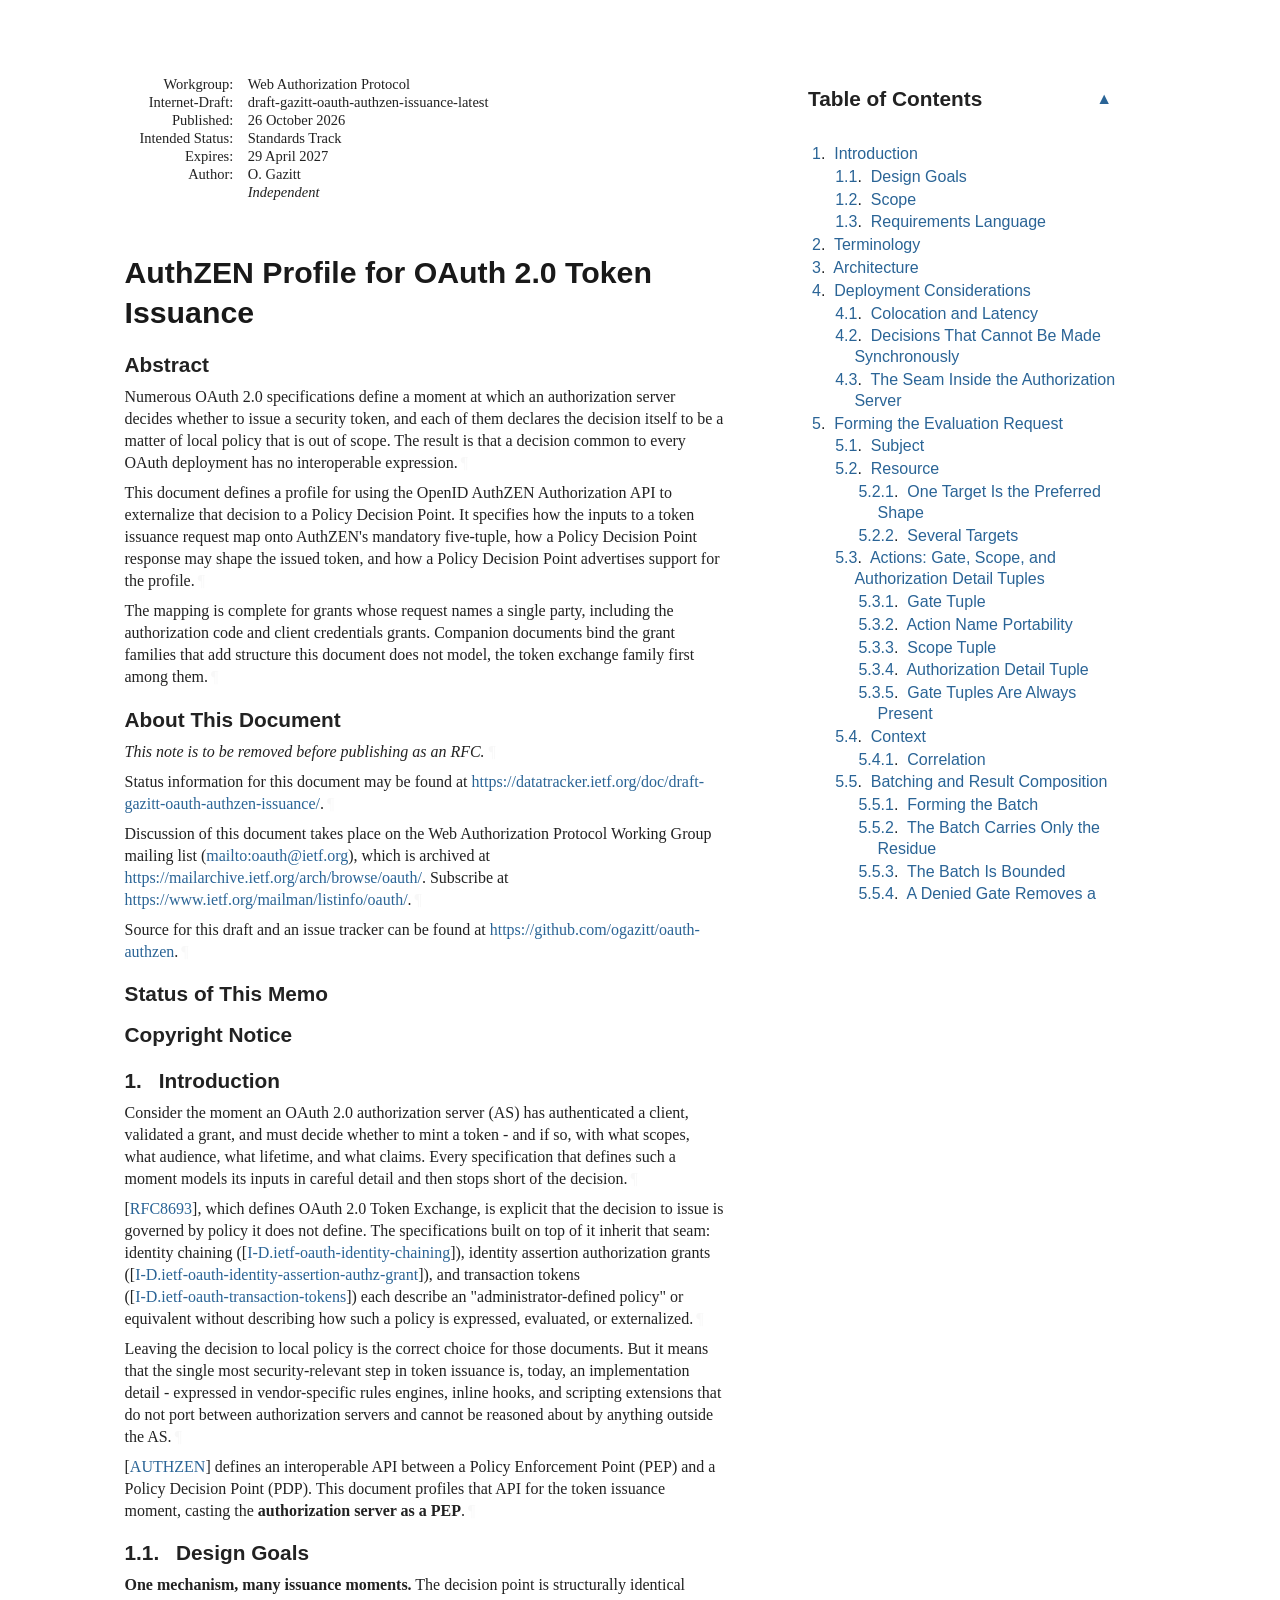
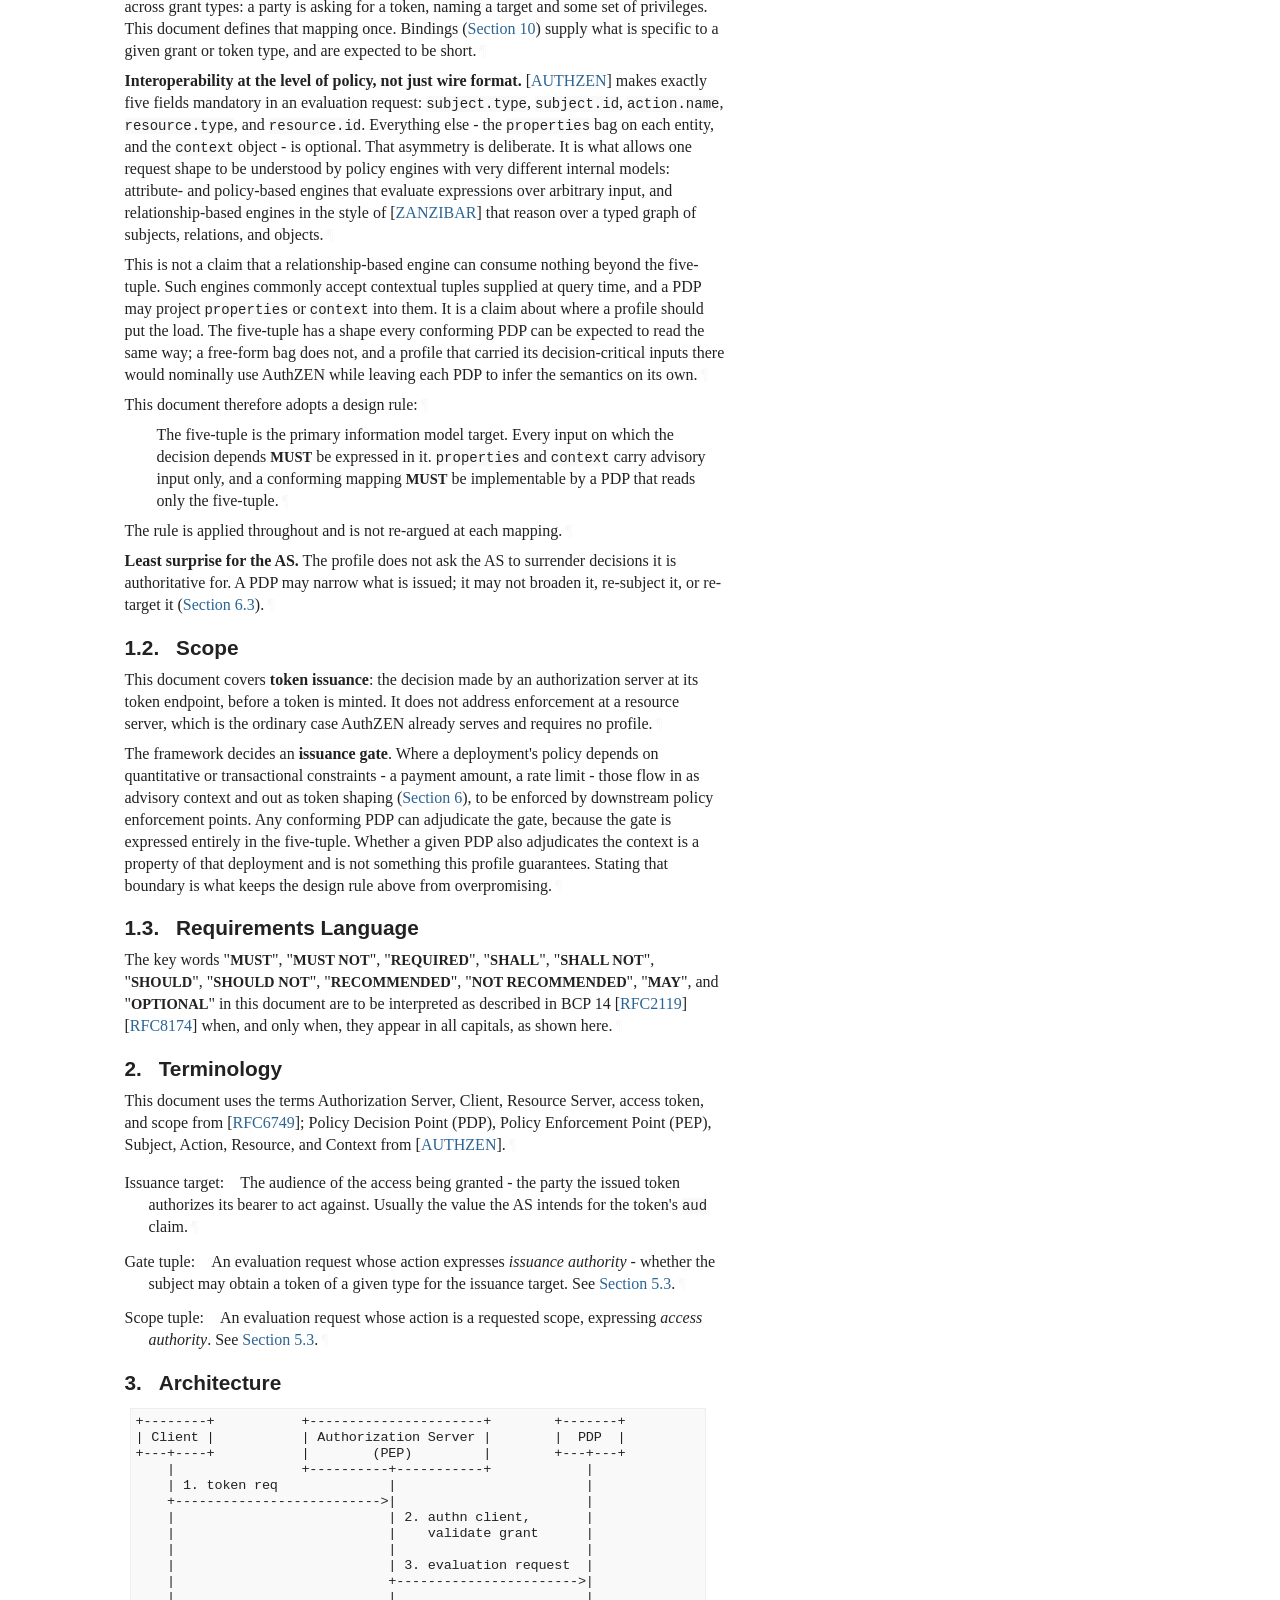
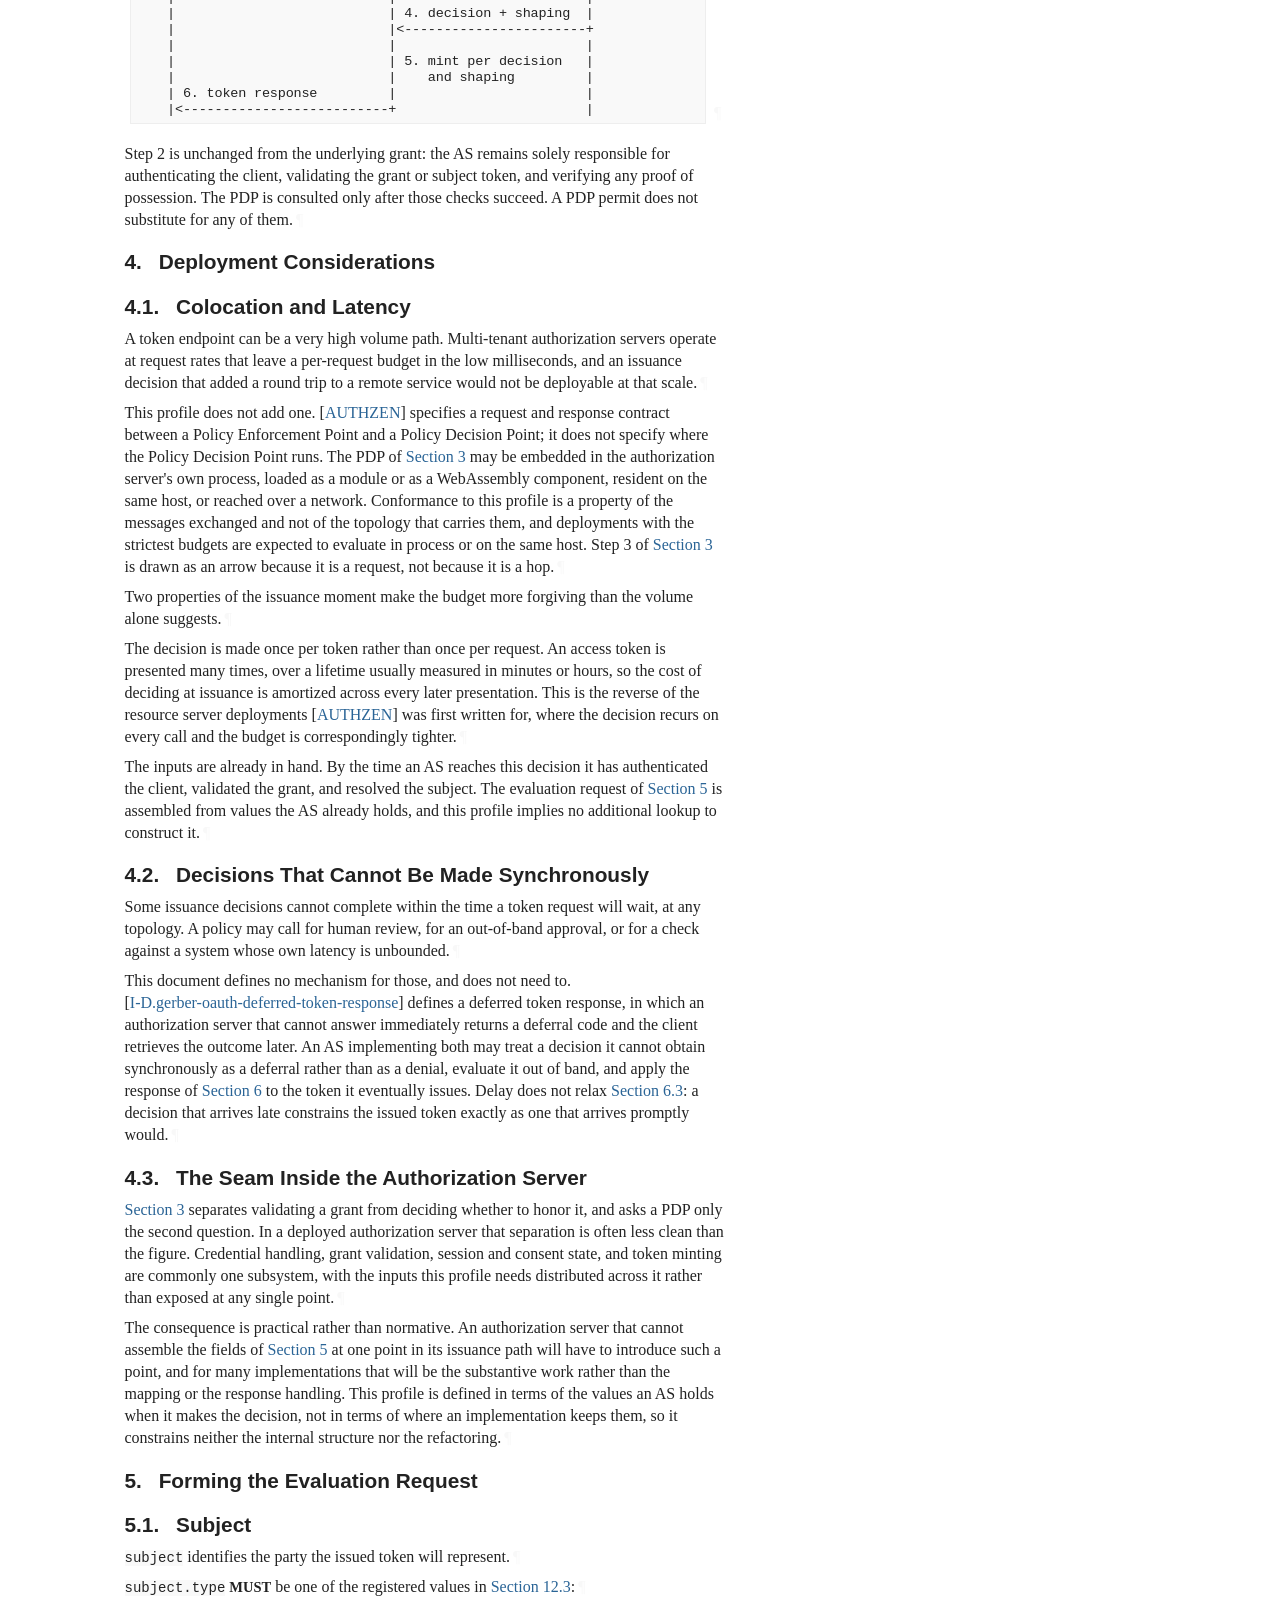
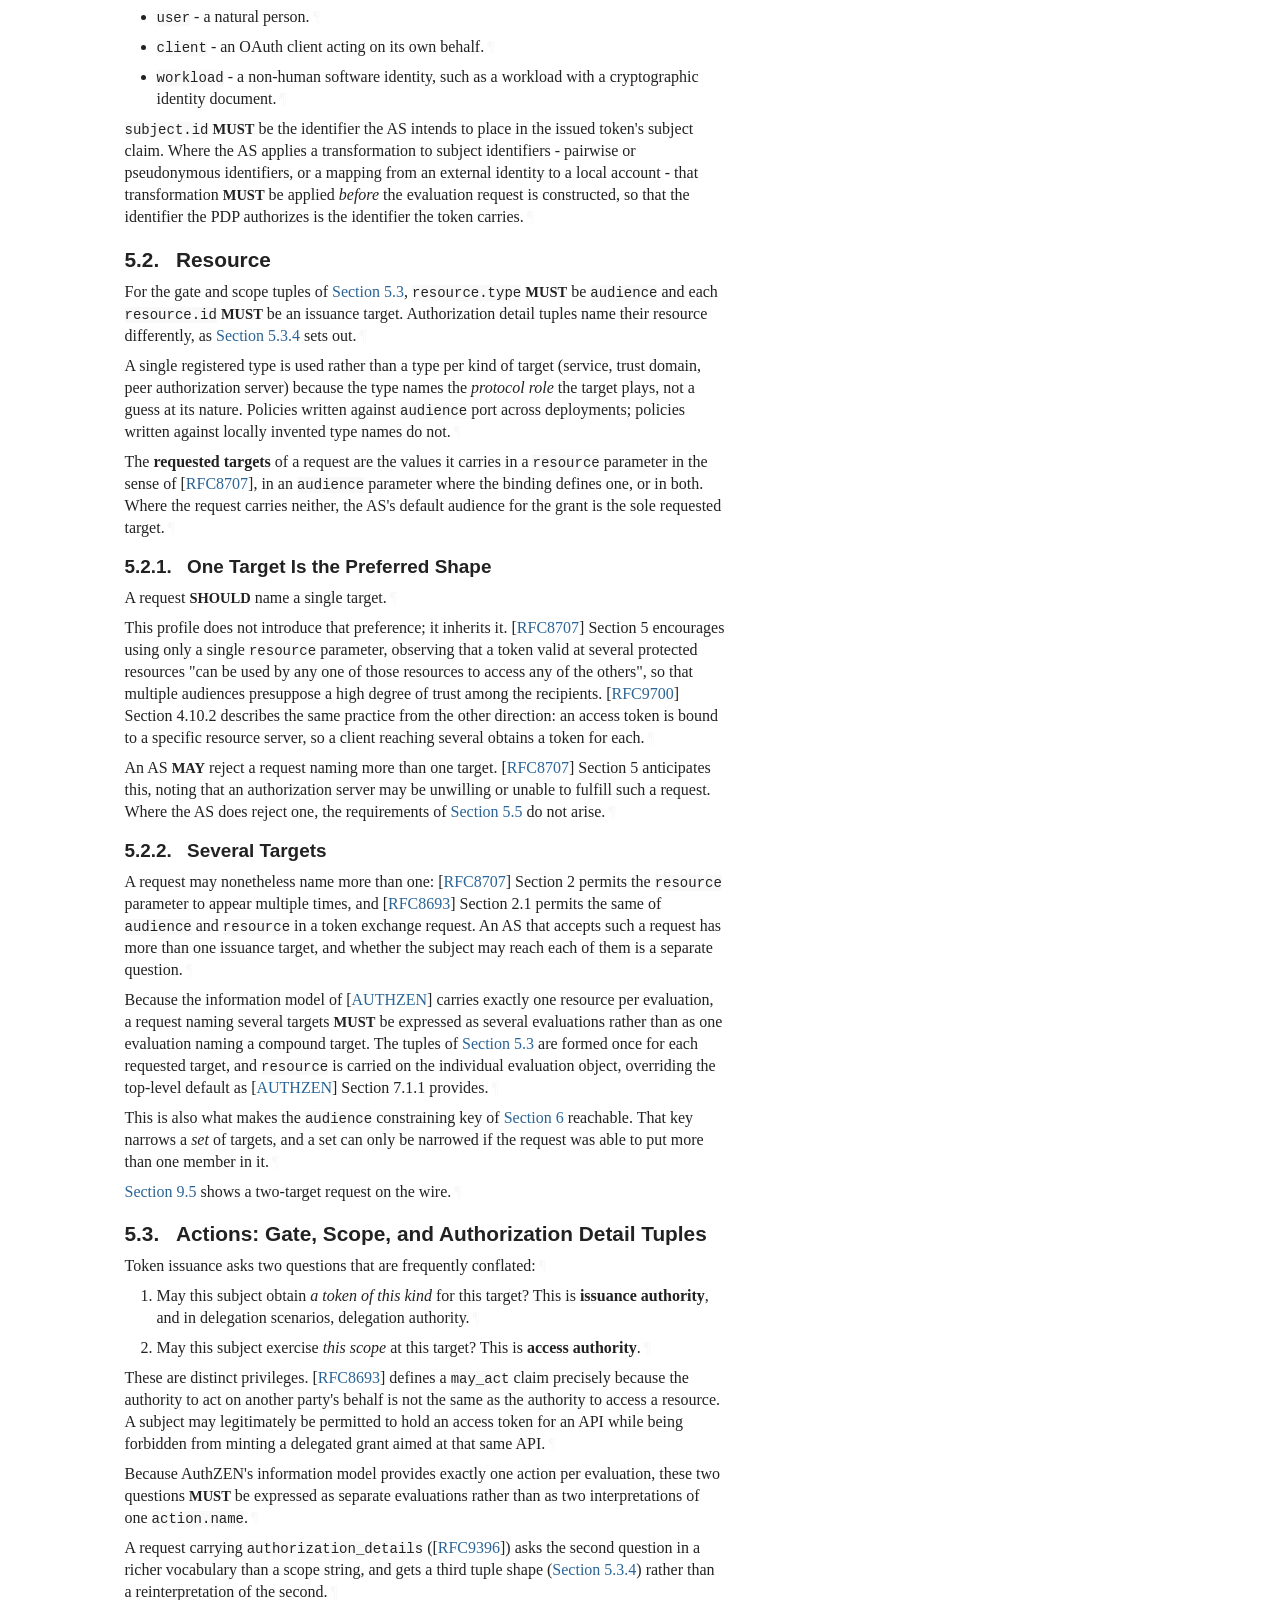
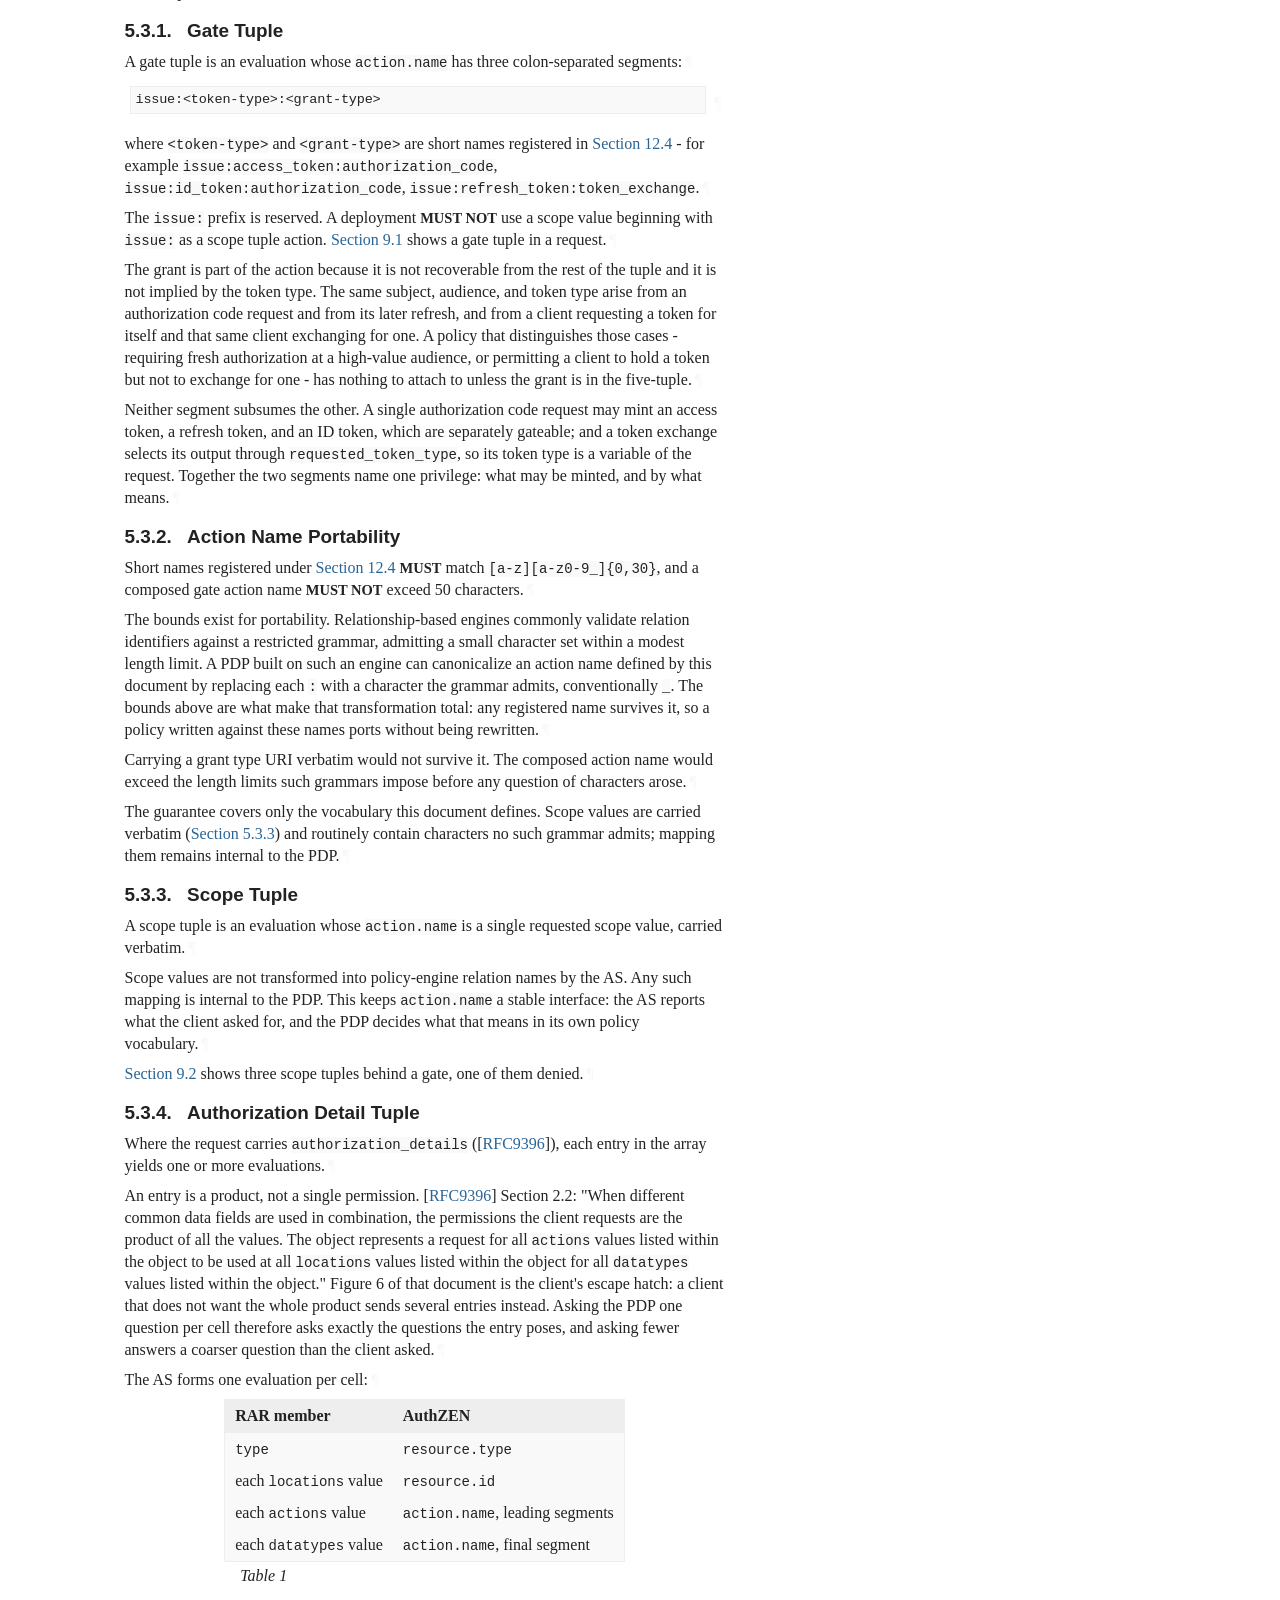
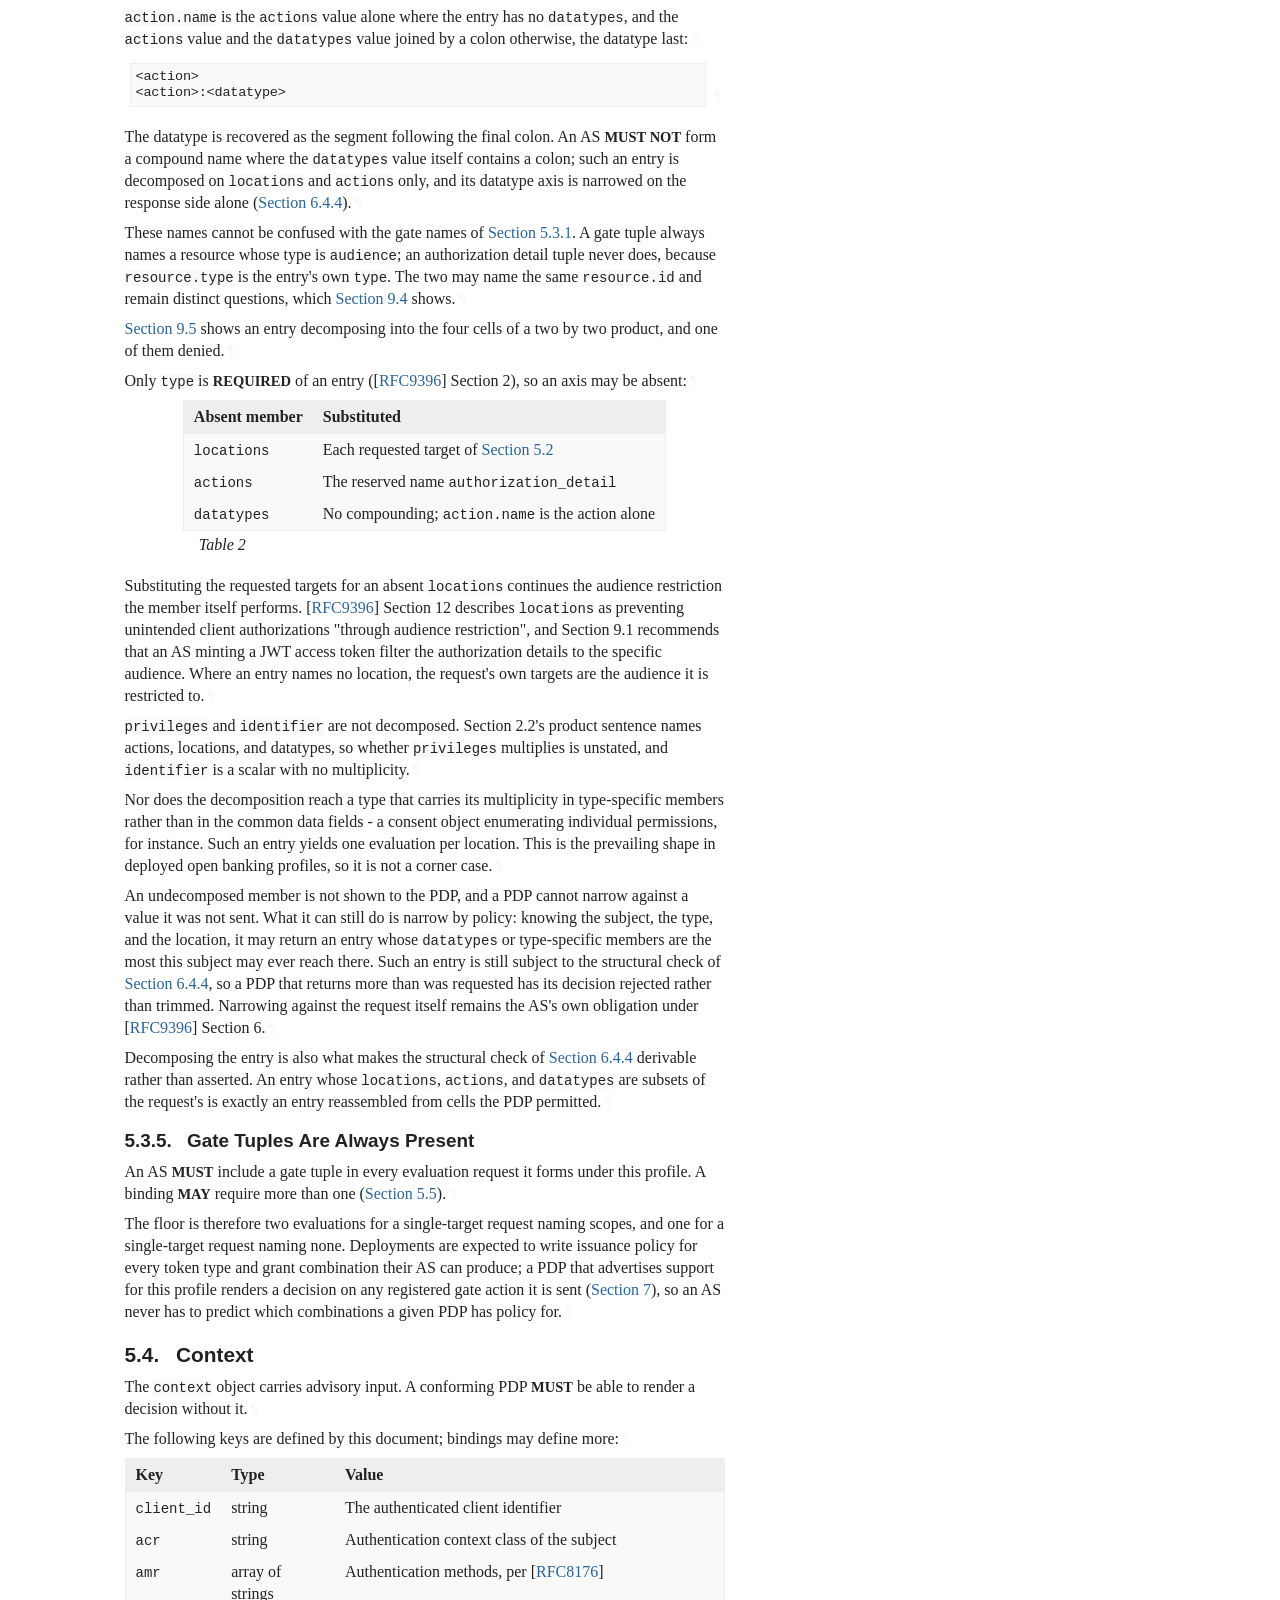
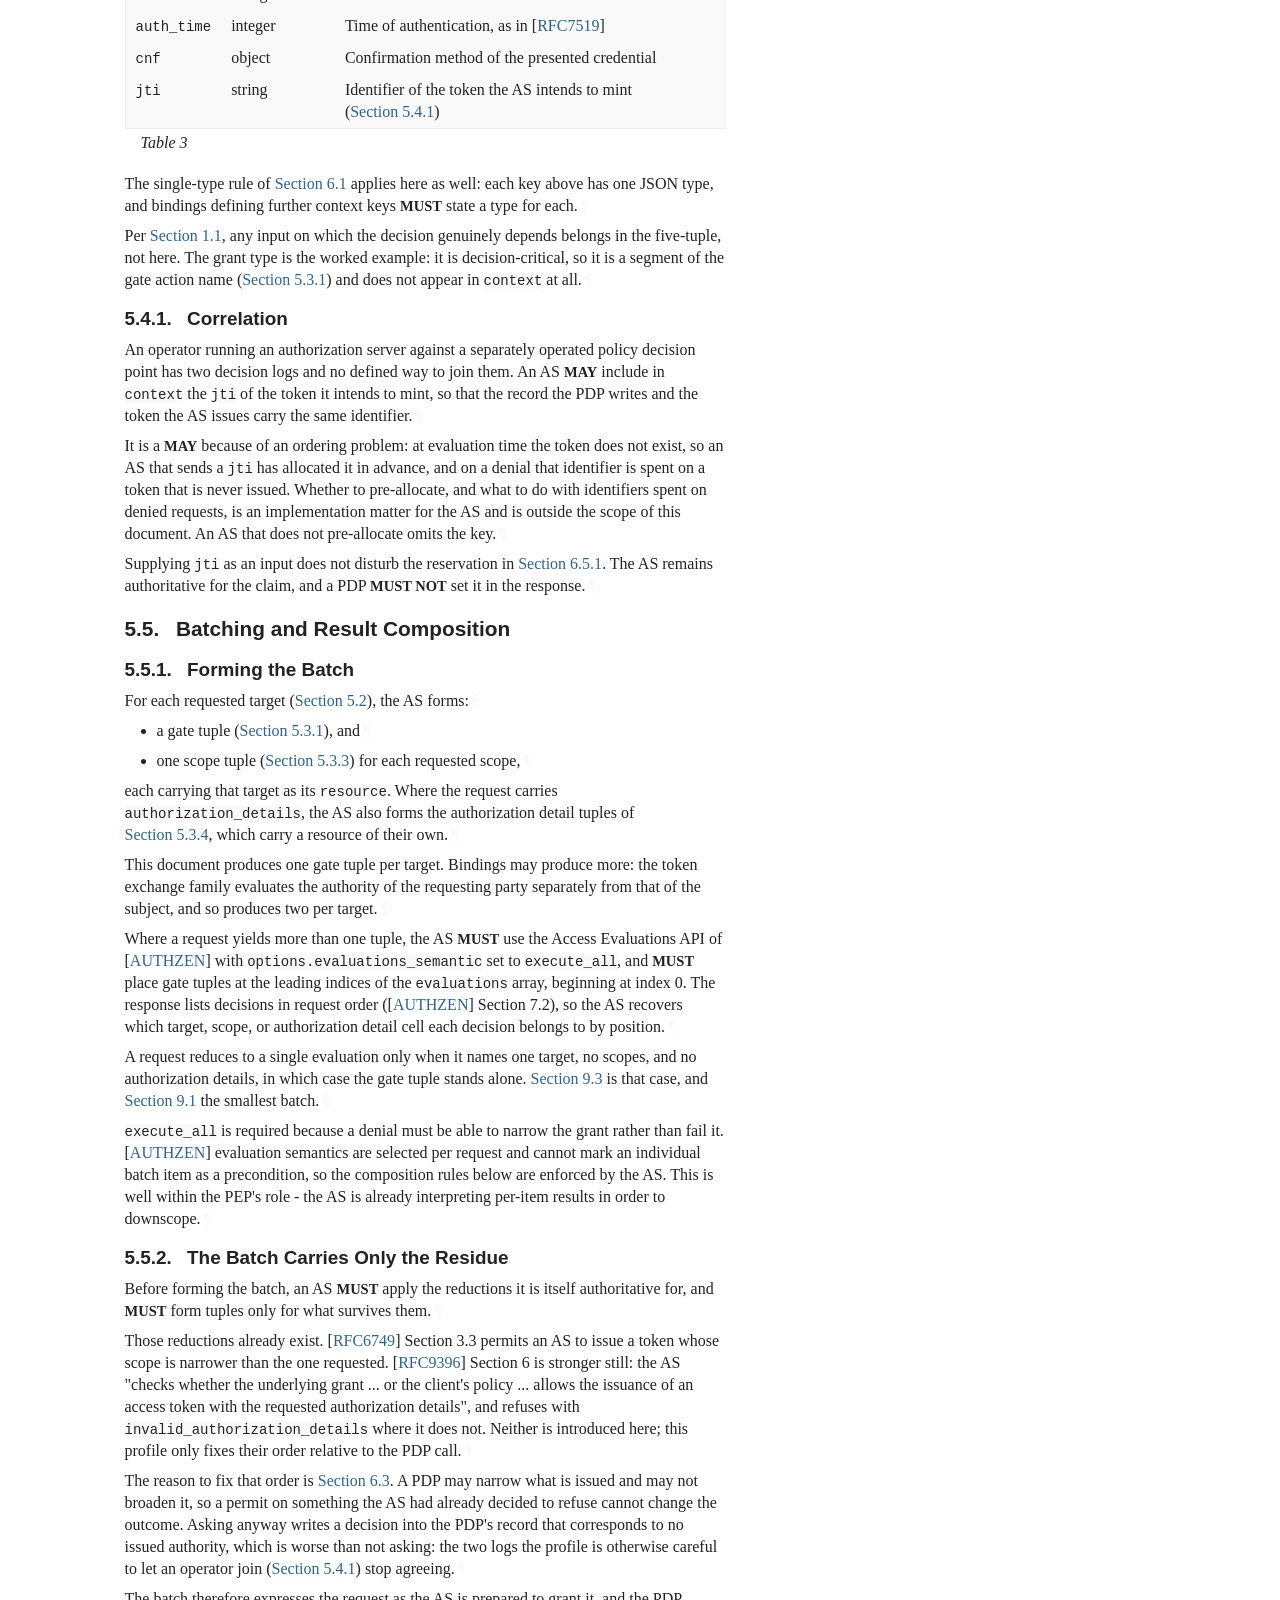
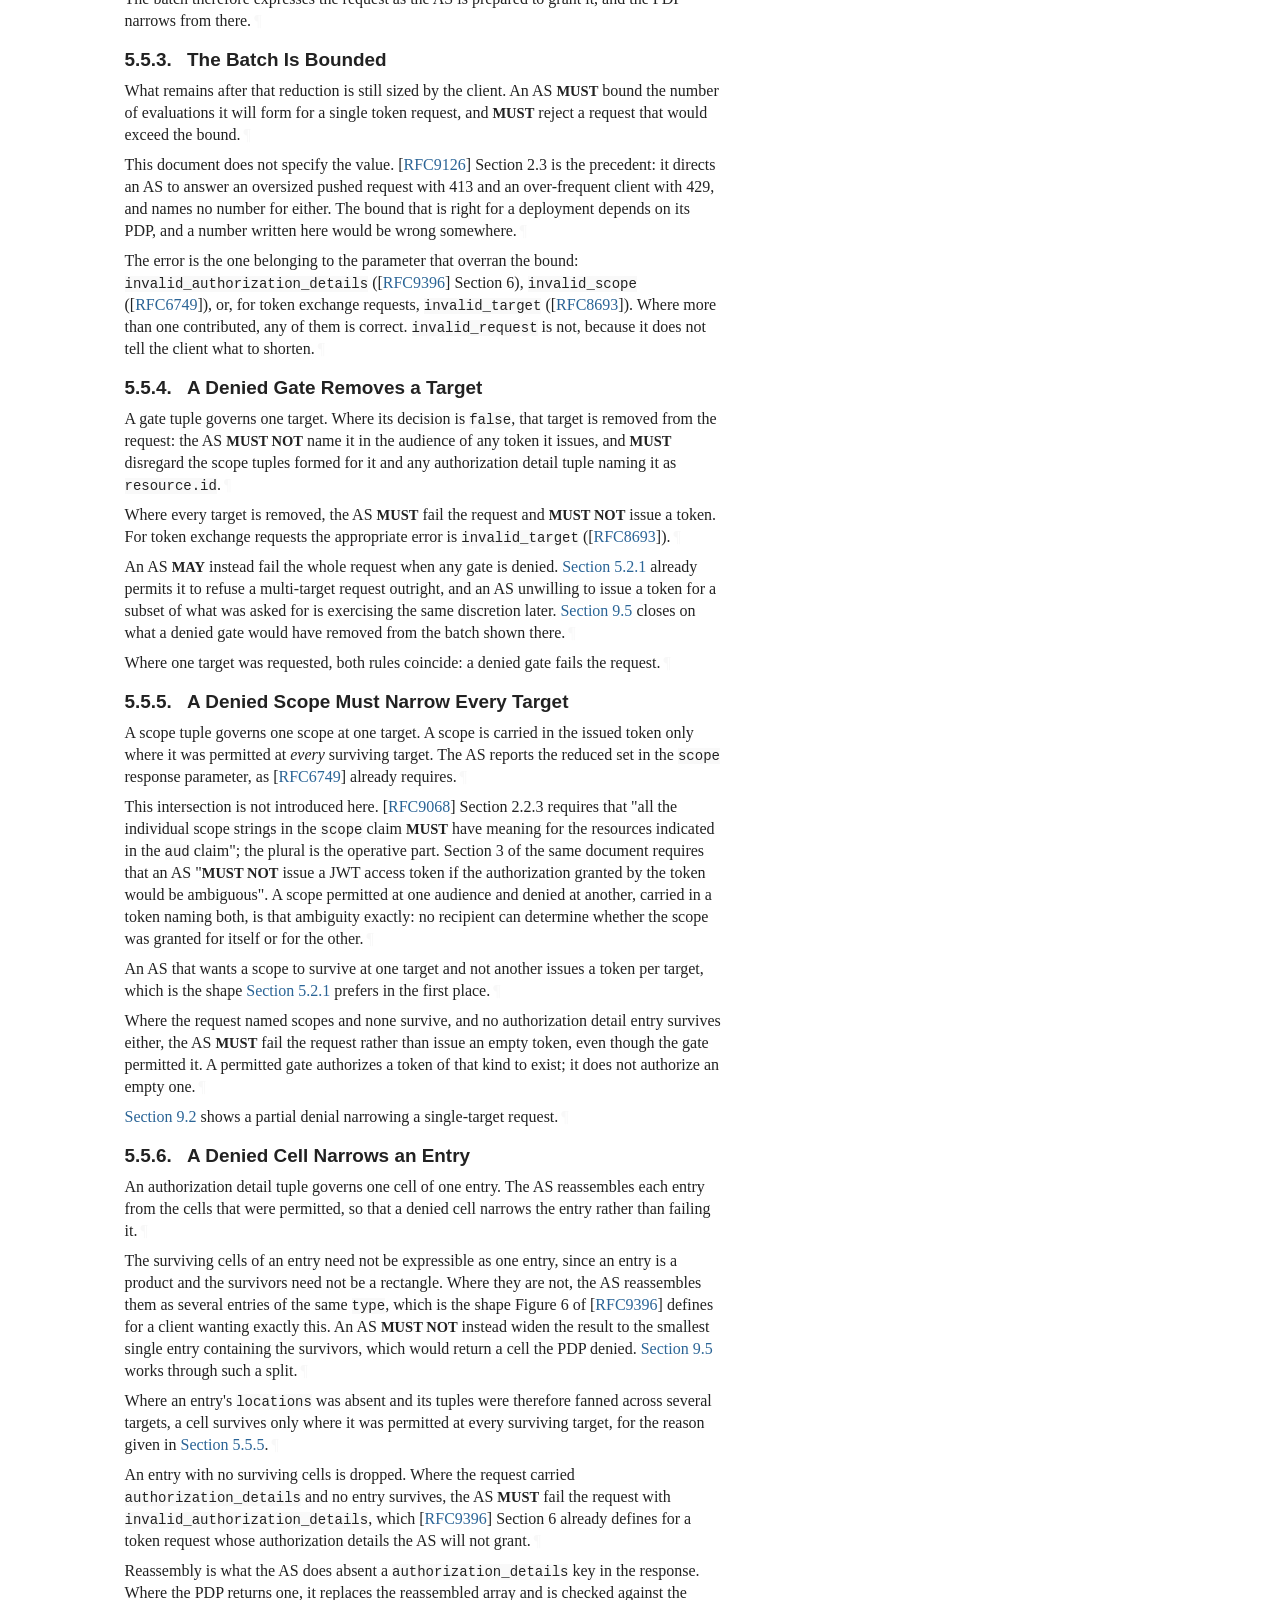
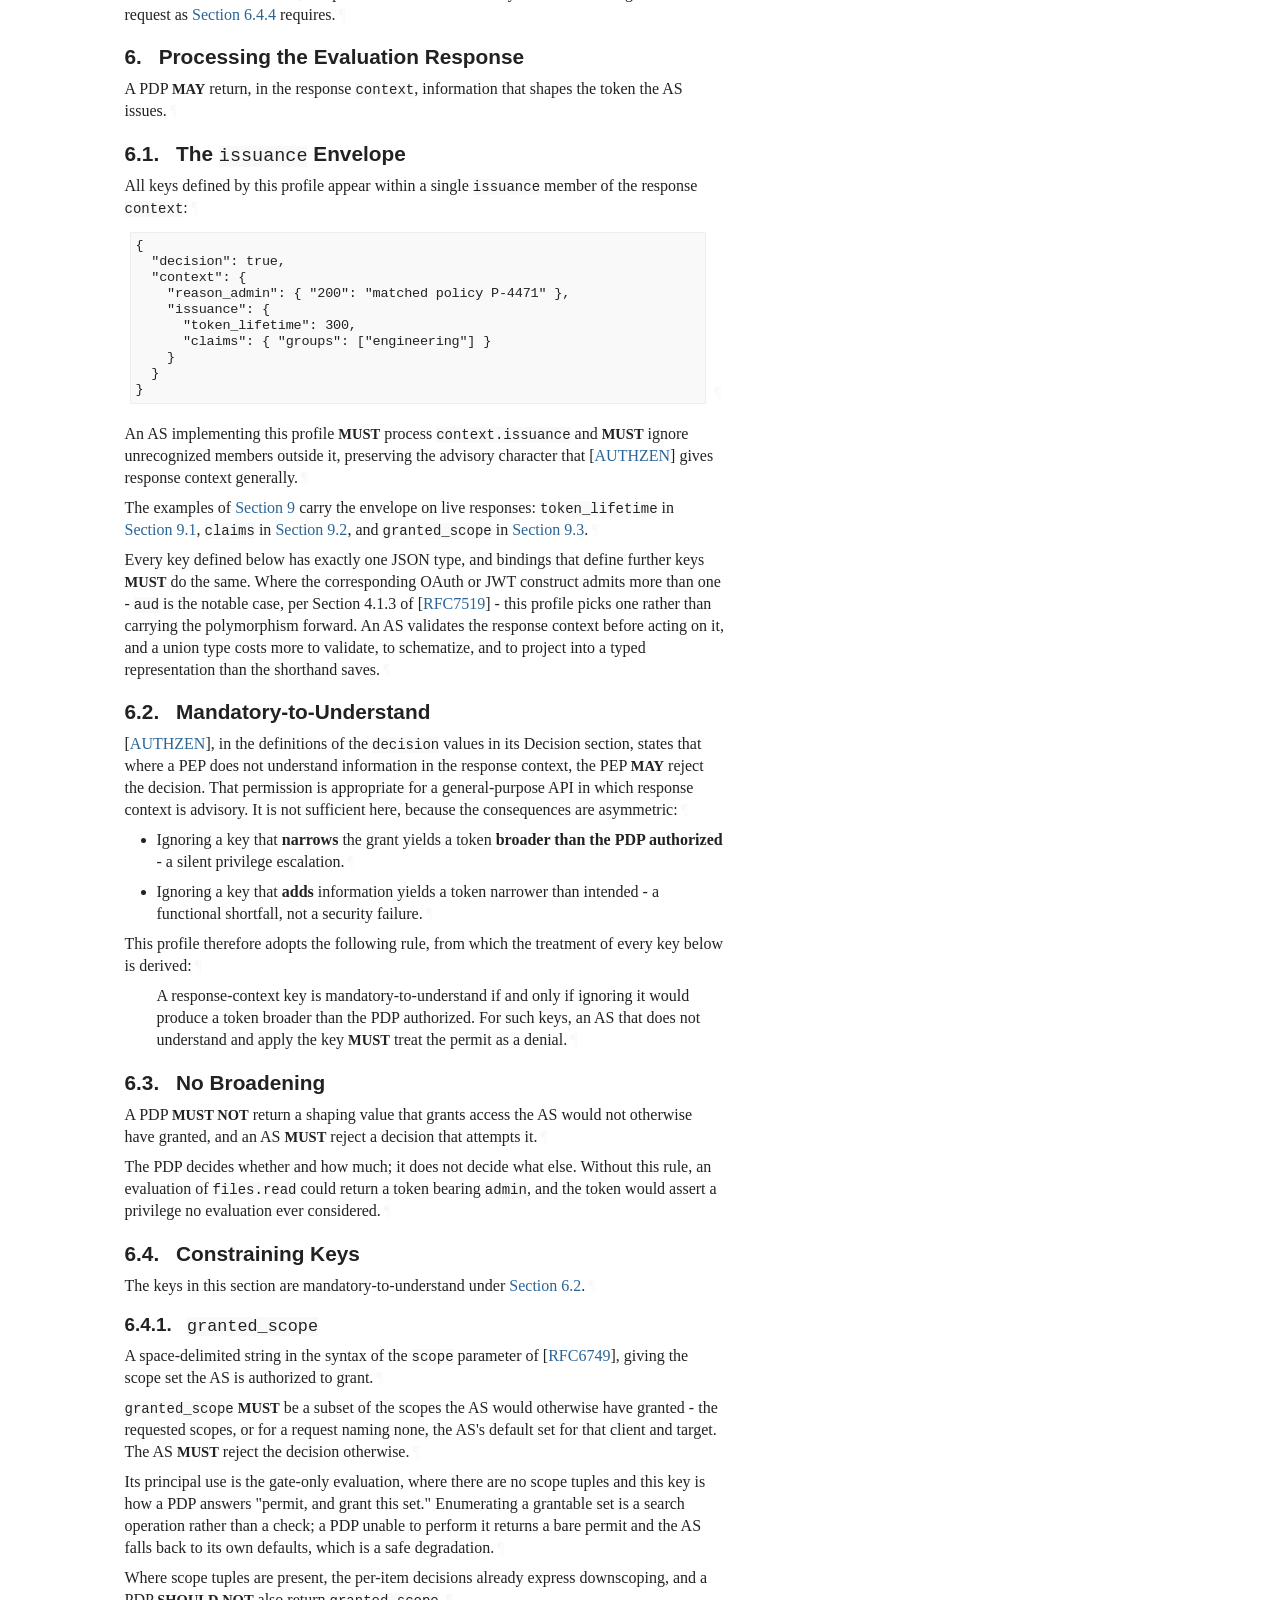
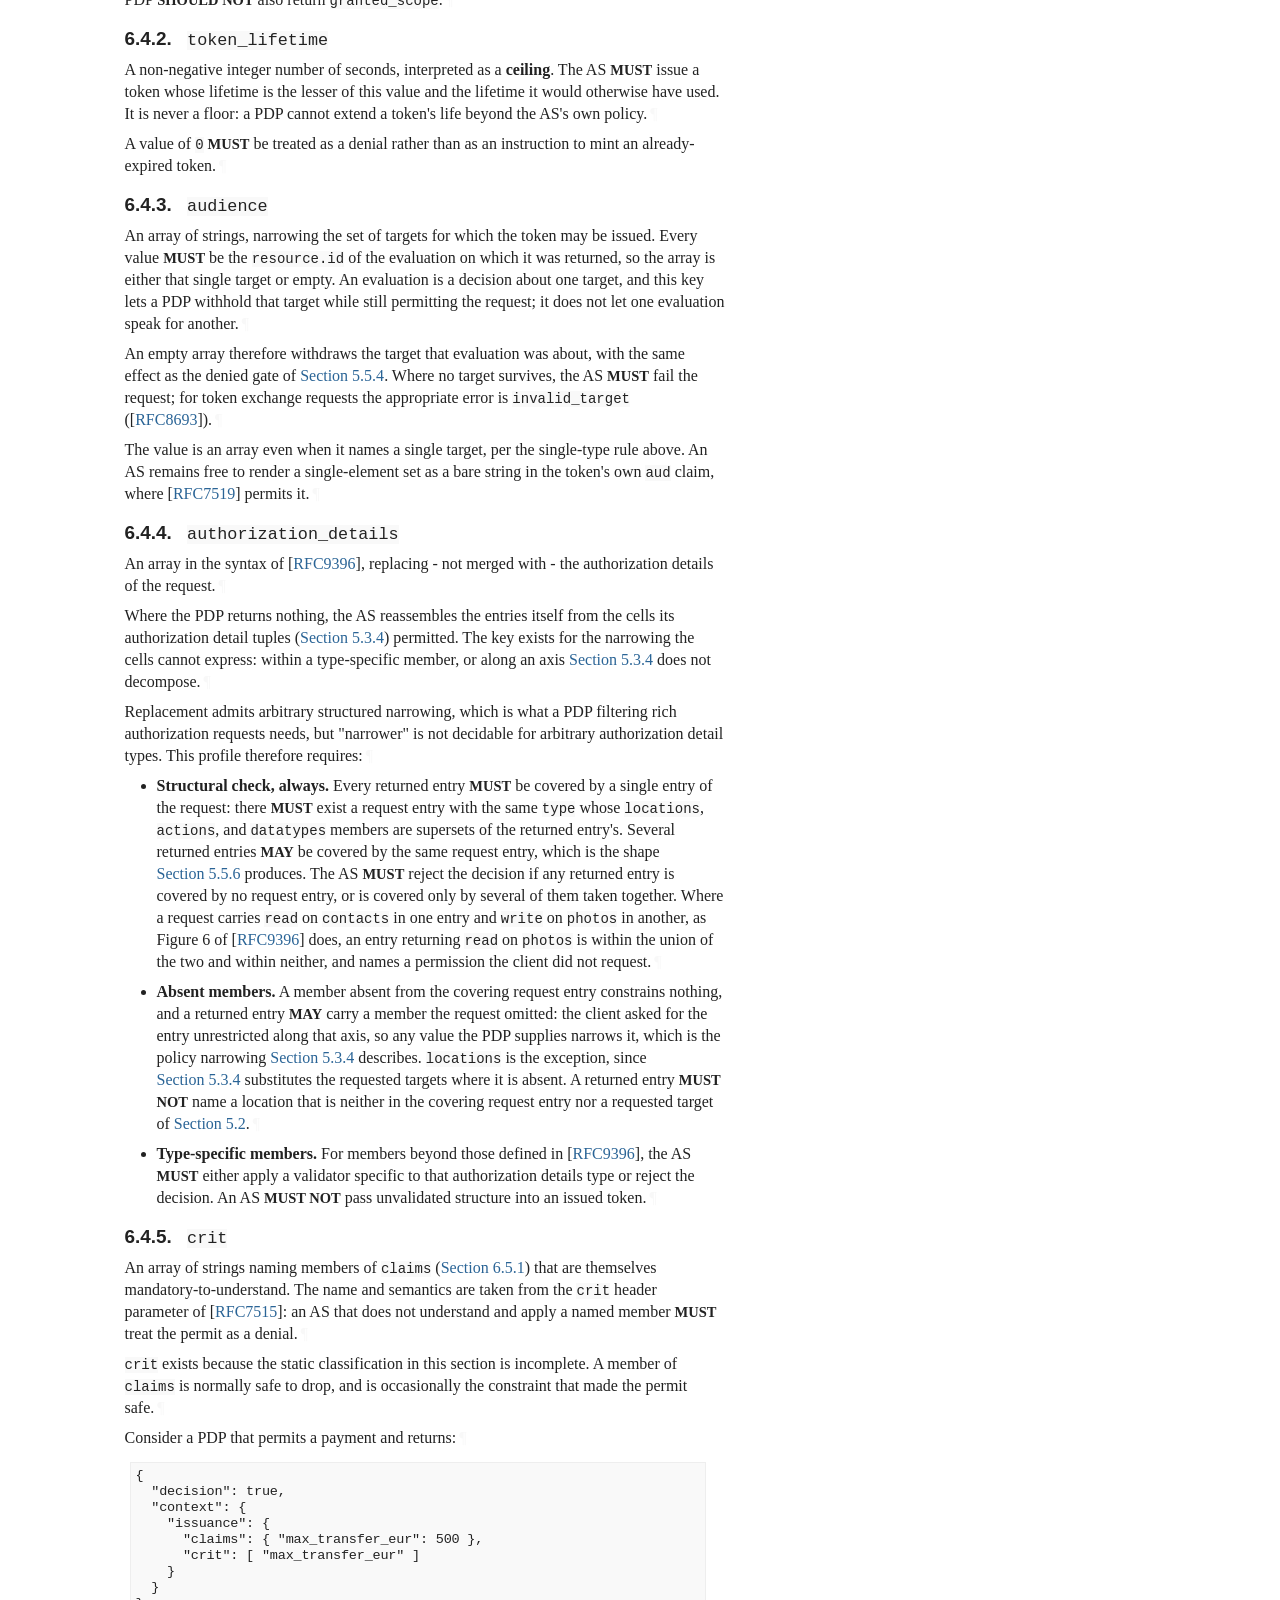
<file: draft-gazitt-oauth-authzen-issuance.html>
<!DOCTYPE html>
<html lang="en" class="Internet-Draft">
<head>
<meta charset="utf-8">
<meta content="Common,Latin" name="scripts">
<meta content="initial-scale=1.0" name="viewport">
<title>AuthZEN Profile for OAuth 2.0 Token Issuance</title>
<meta content="Omri Gazitt" name="author">
<meta content="
       Numerous OAuth 2.0 specifications define a moment at which an authorization
server decides whether to issue a security token, and each of them declares
the decision itself to be a matter of local policy that is out of scope.
The result is that a decision common to every OAuth deployment has no
interoperable expression. 
       This document defines a profile for using the OpenID AuthZEN Authorization
API to externalize that decision to a Policy Decision Point. It specifies
how the inputs to a token issuance request map onto AuthZEN's mandatory
five-tuple, how a Policy Decision Point response may shape the issued token,
and how a Policy Decision Point advertises support for the profile. 
       The mapping is complete for grants whose request names a single party,
including the authorization code and client credentials grants. Companion
documents bind the grant families that add structure this document does not
model, the token exchange family first among them. 
    " name="description">
<meta content="xml2rfc 3.34.1" name="generator">
<meta content="oauth" name="keyword">
<meta content="authorization" name="keyword">
<meta content="authzen" name="keyword">
<meta content="policy" name="keyword">
<meta content="token exchange" name="keyword">
<meta content="draft-gazitt-oauth-authzen-issuance-latest" name="ietf.draft">
<!-- Generator version information:
  xml2rfc 3.34.1
    Python 3.14.8
    ConfigArgParse 1.8.0
    google-i18n-address 3.1.1
    intervaltree 3.2.1
    Jinja2 3.1.6
    lxml 6.1.1
    natsort 8.4.0
    platformdirs 4.13.4
    pycountry 24.6.1
    PyYAML 6.0.3
    requests 2.33.1
    wcwidth 0.9.2
-->
<link href="draft-gazitt-oauth-authzen-issuance.xml" rel="alternate" type="application/rfc+xml">
<link href="#copyright" rel="license">
<style type="text/css">@font-face {
  font-family: 'Lora';
  font-style: italic;
  font-weight: 400;
  font-display: swap;
  src: local('Lora Italic'), local('Lora-Italic'), url('https://martinthomson.github.io/rfc-css/fonts/lora-italic-cyrillic-ext.woff2') format('woff2');
  unicode-range: U+0460-052F, U+1C80-1C88, U+20B4, U+2DE0-2DFF, U+A640-A69F, U+FE2E-FE2F;
}
@font-face {
  font-family: 'Lora';
  font-style: italic;
  font-weight: 400;
  font-display: swap;
  src: local('Lora Italic'), local('Lora-Italic'), url('https://martinthomson.github.io/rfc-css/fonts/lora-italic-cyrillic-ext.woff2') format('woff2');
  unicode-range: U+0400-045F, U+0490-0491, U+04B0-04B1, U+2116;
}
@font-face {
  font-family: 'Lora';
  font-style: italic;
  font-weight: 400;
  font-display: swap;
  src: local('Lora Italic'), local('Lora-Italic'), url('https://martinthomson.github.io/rfc-css/fonts/lora-italic-vietnamese.woff2') format('woff2');
  unicode-range: U+0102-0103, U+0110-0111, U+1EA0-1EF9, U+20AB;
}
@font-face {
  font-family: 'Lora';
  font-style: italic;
  font-weight: 400;
  font-display: swap;
  src: local('Lora Italic'), local('Lora-Italic'), url('https://martinthomson.github.io/rfc-css/fonts/lora-italic-latin-ext.woff2') format('woff2');
  unicode-range: U+0100-024F, U+0259, U+1E00-1EFF, U+2020, U+20A0-20AB, U+20AD-20CF, U+2113, U+2C60-2C7F, U+A720-A7FF;
}
@font-face {
  font-family: 'Lora';
  font-style: italic;
  font-weight: 400;
  font-display: swap;
  src: local('Lora Italic'), local('Lora-Italic'), url('https://martinthomson.github.io/rfc-css/fonts/lora-italic-latin.woff2') format('woff2');
  unicode-range: U+0000-00FF, U+0131, U+0152-0153, U+02BB-02BC, U+02C6, U+02DA, U+02DC, U+2000-206F, U+2074, U+20AC, U+2122, U+2191, U+2193, U+2212, U+2215, U+FEFF, U+FFFD;
}
@font-face {
  font-family: 'Lora';
  font-style: normal;
  font-weight: 400;
  font-display: swap;
  src: local('Lora Regular'), local('Lora-Regular'), url('https://martinthomson.github.io/rfc-css/fonts/lora-regular-cyrillic-ext.woff2') format('woff2');
  unicode-range: U+0460-052F, U+1C80-1C88, U+20B4, U+2DE0-2DFF, U+A640-A69F, U+FE2E-FE2F;
}
@font-face {
  font-family: 'Lora';
  font-style: normal;
  font-weight: 400;
  font-display: swap;
  src: local('Lora Regular'), local('Lora-Regular'), url('https://martinthomson.github.io/rfc-css/fonts/lora-regular-cyrillic.woff2') format('woff2');
  unicode-range: U+0400-045F, U+0490-0491, U+04B0-04B1, U+2116;
}
@font-face {
  font-family: 'Lora';
  font-style: normal;
  font-weight: 400;
  font-display: swap;
  src: local('Lora Regular'), local('Lora-Regular'), url('https://martinthomson.github.io/rfc-css/fonts/lora-regular-vietnamese.woff2') format('woff2');
  unicode-range: U+0102-0103, U+0110-0111, U+1EA0-1EF9, U+20AB;
}
@font-face {
  font-family: 'Lora';
  font-style: normal;
  font-weight: 400;
  font-display: swap;
  src: local('Lora Regular'), local('Lora-Regular'), url('https://martinthomson.github.io/rfc-css/fonts/lora-regular-latin-ext.woff2') format('woff2');
  unicode-range: U+0100-024F, U+0259, U+1E00-1EFF, U+2020, U+20A0-20AB, U+20AD-20CF, U+2113, U+2C60-2C7F, U+A720-A7FF;
}
@font-face {
  font-family: 'Lora';
  font-style: normal;
  font-weight: 400;
  font-display: swap;
  src: local('Lora Regular'), local('Lora-Regular'), url('https://martinthomson.github.io/rfc-css/fonts/lora-regular-latin.woff2') format('woff2');
  unicode-range: U+0000-00FF, U+0131, U+0152-0153, U+02BB-02BC, U+02C6, U+02DA, U+02DC, U+2000-206F, U+2074, U+20AC, U+2122, U+2191, U+2193, U+2212, U+2215, U+FEFF, U+FFFD;
}
@font-face {
  font-family: 'Lora';
  font-style: normal;
  font-weight: 700;
  font-display: swap;
  src: local('Lora Bold'), local('Lora-Bold'), url('https://martinthomson.github.io/rfc-css/fonts/lora-bold-cyrillic-ext.woff2') format('woff2');
  unicode-range: U+0460-052F, U+1C80-1C88, U+20B4, U+2DE0-2DFF, U+A640-A69F, U+FE2E-FE2F;
}
@font-face {
  font-family: 'Lora';
  font-style: normal;
  font-weight: 700;
  font-display: swap;
  src: local('Lora Bold'), local('Lora-Bold'), url('https://martinthomson.github.io/rfc-css/fonts/lora-bold-cyrillic.woff2') format('woff2');
  unicode-range: U+0400-045F, U+0490-0491, U+04B0-04B1, U+2116;
}
@font-face {
  font-family: 'Lora';
  font-style: normal;
  font-weight: 700;
  font-display: swap;
  src: local('Lora Bold'), local('Lora-Bold'), url('https://martinthomson.github.io/rfc-css/fonts/lora-bold-vietnamese.woff2') format('woff2');
  unicode-range: U+0102-0103, U+0110-0111, U+1EA0-1EF9, U+20AB;
}
@font-face {
  font-family: 'Lora';
  font-style: normal;
  font-weight: 700;
  font-display: swap;
  src: local('Lora Bold'), local('Lora-Bold'), url('https://martinthomson.github.io/rfc-css/fonts/lora-bold-latin-ext.woff2') format('woff2');
  unicode-range: U+0100-024F, U+0259, U+1E00-1EFF, U+2020, U+20A0-20AB, U+20AD-20CF, U+2113, U+2C60-2C7F, U+A720-A7FF;
}
@font-face {
  font-family: 'Lora';
  font-style: normal;
  font-weight: 700;
  font-display: swap;
  src: local('Lora Bold'), local('Lora-Bold'), url('https://martinthomson.github.io/rfc-css/fonts/lora-bold-latin.woff2') format('woff2');
  unicode-range: U+0000-00FF, U+0131, U+0152-0153, U+02BB-02BC, U+02C6, U+02DA, U+02DC, U+2000-206F, U+2074, U+20AC, U+2122, U+2191, U+2193, U+2212, U+2215, U+FEFF, U+FFFD;
}
@font-face {
  font-family: 'Lora';
  font-style: normal;
  font-weight: 600;
  font-display: swap;
  src: local('Lora SemiBold'), local('Lora-SemiBold'), url('https://martinthomson.github.io/rfc-css/fonts/lora-semibold-latin.woff2') format('woff2');
  unicode-range: U+0000-00FF, U+0131, U+0152-0153, U+02BB-02BC, U+02C6, U+02DA, U+02DC, U+2000-206F, U+2074, U+20AC, U+2122, U+2191, U+2193, U+2212, U+2215, U+FEFF, U+FFFD;
}

@font-face {
  font-family: 'Oxygen Mono';
  font-style: normal;
  font-weight: 400;
  font-display: swap;
  src: local('Oxygen Mono'), local('OxygenMono-Regular'), url('https://martinthomson.github.io/rfc-css/fonts/oxygenmono-regular-latin-ext.woff2') format('woff2');
  unicode-range: U+0100-02BA, U+02BD-02C5, U+02C7-02CC, U+02CE-02D7, U+02DD-02FF, U+0304, U+0308, U+0329, U+1D00-1DBF, U+1E00-1E9F, U+1EF2-1EFF, U+2020, U+20A0-20AB, U+20AD-20C0, U+2113, U+2C60-2C7F, U+A720-A7FF;
}
@font-face {
  font-family: 'Oxygen Mono';
  font-style: normal;
  font-weight: 400;
  font-display: swap;
  src: local('Oxygen Mono'), local('OxygenMono-Regular'), url('https://martinthomson.github.io/rfc-css/fonts/oxygenmono-regular-latin.woff2') format('woff2');
  unicode-range: U+0000-00FF, U+0131, U+0152-0153, U+02BB-02BC, U+02C6, U+02DA, U+02DC, U+0304, U+0308, U+0329, U+2000-206F, U+20AC, U+2122, U+2191, U+2193, U+2212, U+2215, U+FEFF, U+FFFD;
}

@font-face {
  font-family: 'Sofia Sans Semi Condensed';
  font-style: italic;
  font-weight: 1 1000;
  src: url('https://martinthomson.github.io/rfc-css/fonts/sofiasanssemicondensed-italic-cyrillic-ext.woff2') format('woff2');
  unicode-range: U+0460-052F, U+1C80-1C8A, U+20B4, U+2DE0-2DFF, U+A640-A69F, U+FE2E-FE2F;
}
@font-face {
  font-family: 'Sofia Sans Semi Condensed';
  font-style: italic;
  font-weight: 1 1000;
  src: url('https://martinthomson.github.io/rfc-css/fonts/sofiasanssemicondensed-italic-cyrillic.woff2') format('woff2');
  unicode-range: U+0301, U+0400-045F, U+0490-0491, U+04B0-04B1, U+2116;
}
@font-face {
  font-family: 'Sofia Sans Semi Condensed';
  font-style: italic;
  font-weight: 1 1000;
  src: url('https://martinthomson.github.io/rfc-css/fonts/sofiasanssemicondensed-italic-greek.woff2') format('woff2');
  unicode-range: U+0370-0377, U+037A-037F, U+0384-038A, U+038C, U+038E-03A1, U+03A3-03FF;
}
@font-face {
  font-family: 'Sofia Sans Semi Condensed';
  font-style: italic;
  font-weight: 1 1000;
  src: url('https://martinthomson.github.io/rfc-css/fonts/sofiasanssemicondensed-italic-latin-ext.woff2') format('woff2');
  unicode-range: U+0100-02BA, U+02BD-02C5, U+02C7-02CC, U+02CE-02D7, U+02DD-02FF, U+0304, U+0308, U+0329, U+1D00-1DBF, U+1E00-1E9F, U+1EF2-1EFF, U+2020, U+20A0-20AB, U+20AD-20C0, U+2113, U+2C60-2C7F, U+A720-A7FF;
}
@font-face {
  font-family: 'Sofia Sans Semi Condensed';
  font-style: italic;
  font-weight: 1 1000;
  src: url('https://martinthomson.github.io/rfc-css/fonts/sofiasanssemicondensed-italic-latin.woff2') format('woff2');
  unicode-range: U+0000-00FF, U+0131, U+0152-0153, U+02BB-02BC, U+02C6, U+02DA, U+02DC, U+0304, U+0308, U+0329, U+2000-206F, U+20AC, U+2122, U+2191, U+2193, U+2212, U+2215, U+FEFF, U+FFFD;
}
@font-face {
  font-family: 'Sofia Sans Semi Condensed';
  font-style: normal;
  font-weight: 1 1000;
  src: url('https://martinthomson.github.io/rfc-css/fonts/sofiasanssemicondensed-regular-cyrillic-ext.woff2') format('woff2');
  unicode-range: U+0460-052F, U+1C80-1C8A, U+20B4, U+2DE0-2DFF, U+A640-A69F, U+FE2E-FE2F;
}
@font-face {
  font-family: 'Sofia Sans Semi Condensed';
  font-style: normal;
  font-weight: 1 1000;
  src: url('https://martinthomson.github.io/rfc-css/fonts/sofiasanssemicondensed-regular-cyrillic.woff2') format('woff2');
  unicode-range: U+0301, U+0400-045F, U+0490-0491, U+04B0-04B1, U+2116;
}
@font-face {
  font-family: 'Sofia Sans Semi Condensed';
  font-style: normal;
  font-weight: 1 1000;
  src: url('https://martinthomson.github.io/rfc-css/fonts/sofiasanssemicondensed-regular-greek.woff2') format('woff2');
  unicode-range: U+0370-0377, U+037A-037F, U+0384-038A, U+038C, U+038E-03A1, U+03A3-03FF;
}
@font-face {
  font-family: 'Sofia Sans Semi Condensed';
  font-style: normal;
  font-weight: 1 1000;
  src: url('https://martinthomson.github.io/rfc-css/fonts/sofiasanssemicondensed-regular-latin-ext.woff2') format('woff2');
  unicode-range: U+0100-02BA, U+02BD-02C5, U+02C7-02CC, U+02CE-02D7, U+02DD-02FF, U+0304, U+0308, U+0329, U+1D00-1DBF, U+1E00-1E9F, U+1EF2-1EFF, U+2020, U+20A0-20AB, U+20AD-20C0, U+2113, U+2C60-2C7F, U+A720-A7FF;
}
@font-face {
  font-family: 'Sofia Sans Semi Condensed';
  font-style: normal;
  font-weight: 1 1000;
  src: url('https://martinthomson.github.io/rfc-css/fonts/sofiasanssemicondensed-regular-latin.woff2') format('woff2');
  unicode-range: U+0000-00FF, U+0131, U+0152-0153, U+02BB-02BC, U+02C6, U+02DA, U+02DC, U+0304, U+0308, U+0329, U+2000-206F, U+20AC, U+2122, U+2191, U+2193, U+2212, U+2215, U+FEFF, U+FFFD;
}

:root {
  color-scheme: light dark;
  --background-color: #fff;
  --text-color: #222;
  --title-color: #191919;
  --link-color: #2a6496;
  --highlight-color: #f9f9f9;
  --line-color: #eee;
  --pilcrow-weak: #ddd;
  --pilcrow-strong: #bbb;
  --small-font-size: 14.5px;
  --font-mono: 'Oxygen Mono', monospace;
  --font-title: "Sofia Sans Semi Condensed", sans-serif;
  scrollbar-color: #bbb #eee;
}
body {
  max-width: 600px;
  margin: 75px auto;
  padding: 0 5px;
  color: var(--text-color);
  background-color: var(--background-color);
  font: 16px/22px "Lora", serif;
  scroll-behavior: smooth;
}

.ears {
  display: none;
}

/* headings */
section {
  clear: both;
}
.section-number {
  padding-right: 0.5em;
}
h1, h2, h3, h4, h5, h6 {
  font-family: var(--font-title);
  font-weight: 680;
  margin: 0.8em 0 0.3em;
  font-size-adjust: 0.5;
  color: var(--title-color);
}
h1 {
  &#title {
    font-size: 32px;
    line-height: 40px;
    clear: both;
    margin: 1.5em 0 0.2em;
  }
  &#rfcnum {
    margin: 1.5em 0 0.2em;
    & + h1#title {
      margin: 0.2em 0;
    }
  }
}

h1, h2, h3 {
  font-size: 22px;
  line-height: 27px;
}
h4, h5, h6 {
  font-size: 20px;
  line-height: 24px;
}

/* general structure */
.author {
  padding-bottom: 0.3em;
  vertical-align: top;
}
#abstract+p {
  font-size: 18px;
  line-height: 24px;
  & code, & samp, & tt {
    font-size: 16px;
    line-height: 0;
  }
}

p {
  padding: 0;
  margin: 0.5em 0;
  text-align: left;
}
div {
  margin: 0;
}
.alignRight {
  margin: 1em 0;
  &.art-text {
    background-color: var(--highlight-color);
    border: 1px solid var(--line-color);
    border-radius: 3px;
    padding: 0.5em 1em 0;
    margin-bottom: 0.5em;
    & pre {
      padding: 0;
      width: auto;
    }
  }
  & > *:first-child {
    border: none;
    margin: 0;
    float: right;
    clear: both;
  }
  & > *:nth-child(2) {
    clear: both;
    display: block;
    border: none;
  }
}
svg {
  display: block;
  /* font-family isn't space-separated, but =~ will have to do */
  &[font-family~="monospace" i], & [font-family~="monospace" i] {
    font-family: var(--font-mono);
  }
}
.alignCenter {
  margin: 1em 0;
  &.art-text {
    background-color: var(--highlight-color);
    border: 1px solid var(--line-color);
    border-radius: 3px;
    padding: 0.5em 1em 0;
    margin-bottom: 0.5em;
    & pre {
      padding: 0;
      width: auto;
    }
  }
  & > *:first-child {
    border: none;
    /* this isn't optimal, but it's an existence proof.  PrinceXML doesn't
       support flexbox yet.
    */
    display: table;
    margin: 0 auto;
  }
}

/* lists */
ol, ul {
  padding: 0;
  margin: 0 0 0.5em 2em;
  & :is(ol, ul) {
    margin-left: 1em;
  }
}
li {
  margin: 0 0 0.25em 0;
}
ul.empty, .ulEmpty {
  list-style-type: none;
  & li {
    margin-top: 0.5em;
  }
}
:is(ul, ol).compact, .ulCompact, .olCompact {
  margin: 0 0 0 2em;
  & li {
    margin: 0;
    & :first-child { margin-top: 0; }
    & :last-child { margin-bottom: 0; }
  }
}

/* definition lists */
dl {
  clear: left;
  --indent: 3ch;
  /* --indent: attr(indent ch); not supported in any browser, but we can dream */
  &.olPercent {
    --indent: 5ch;
    & > dt {
      min-width: calc(var(--indent) - 2ch);
      float: none;
    }
  }

  dl > dd > & {
    margin-top: 0.5em;
    margin-bottom: 0;
  }

  &:not(.dlNewline) > dt {
    float: left;
    margin-right: 2ch;
    min-width: 8ch;
  }
  & > dd {
    margin-bottom: .8em;
    margin-left: var(--indent) !important; /* stupid element overrides */
    min-height: 2ex;
  }
}
:is(dl.compact, .dlCompact) > dd {
  margin-bottom: 0;
  & > :is(:first-child, .break:first-child + *) {
    margin-top: 0;
  }
  & > :is(:last-child) {
    margin-bottom: 0;
  }
}
:is(dd, span).break {
  display: none;
}

/* links */
a {
  text-decoration: none;
  &[href] {
    color: var(--link-color);
    &:hover { text-decoration: underline; }
    &.selfRef {
      color: var(--text-color);
      &:hover {
        text-decoration: none;
        background-color: var(--highlight-color);
      }
    }
  }
}
.iref + a[href].internal {
  color: var(--text-color);
}
a.xref:is(.cite, .auto), :is(#status-of-memo, #copyright) a {
  white-space: nowrap;
}

/* Figures */
tt, code, pre {
  background-color: var(--highlight-color);
  font: 14px/22px var(--font-mono);
}
tt, code {
  /* changing the font for inline elements leads to different ascender
     and descender heights; as we want to retain baseline alignment,
     remove leading to avoid altering the final height of lines
     note: this fails if these blocks take an entire line,
     a different solution would be great */
  line-height: 0;
}
:is(h1, h2, h3, h4, h5, h6) :is(tt, code) {
  font-size: 84%;
}
pre {
  border: 1px solid var(--line-color);
  font-size: 13.5px;
  line-height: 16px;
  letter-spacing: -0.2px;
  margin: 5px;
  padding: 5px;
}
img {
  max-width: 100%;
}
figure {
  margin: 0.5em 0;
  padding: 0;
  & blockquote {
    margin: 0.8em 0.4em 0.4em;
  }
}
figcaption, caption {
  font-style: italic;
  margin: 0.5em 1.5em;
  text-align: left;
  caption-side: bottom;
}
@media screen {
  /* Auto-collapse boilerplate. */
  :is(#status-of-memo, #copyright) {
    & p {
      margin: -2px 0;
      max-height: 0;
      transition: max-height 2s ease, margin 0.5s ease 0.5s;
      overflow: hidden;
    }
    &:hover p,
    & h2:target ~ p {
      margin: 0.5em 0;
      max-height: 500px;
      overflow: auto;
    }
  }
  pre, svg {
    display: inline-block;
    /* In the horizontal direction, sometimes people make over-sized figures.
       Scrollbars for those is therefore necessary: auto adds them as necessary..
       In the vertical direction, the line-height can combine with the font
       asender/descender height to produce scrollbars: hidden avoids that. */
    overflow: auto hidden;
  }
  pre {
    max-width: 100%;
    width: calc(100% - 22px - 1em);
  }
  svg {
    max-width: calc(100% - 22px - 1em);
  }
  figure pre {
    display: block;
    width: calc(100% - 25px);
  }
  :is(pre, svg) + .pilcrow {
    display: inline-block;
    vertical-align: text-bottom;
    padding-bottom: 8px;
  }
}

/* aside, blockquote */
aside, blockquote {
  margin-left: 0;
  padding: 0 2em;
  font-style: italic;
}
blockquote {
  margin: 1em 0;
  border-left: 2px var(--pilcrow-strong) solid;
}
cite {
  display: block;
  text-align: right;
  font-style: italic;
}

/* tables */
table {
  width: auto;
  max-width: 100%;
  margin: 0 0 1em;
  border-collapse: collapse;
  &.right { margin-left: auto; }
  &.center { margin-left: auto; margin-right: auto; }
  &.left { margin-right: auto; }
  & .text-left { text-align: left; }
  & .text-center { text-align: center; }
  & .text-right { text-align: right; }
  & caption {
    margin: 0;
    padding: 3px 0 3px 1em;
  }
  & p { margin: 0; }
}

thead, tbody {
  border: 1px solid var(--line-color);
}
th, td {
  text-align: left;
  vertical-align: top;
  padding: 5px 10px;
}
th {
  background-color: var(--line-color);
}
:is(tr:nth-child(2n), thead+tbody > tr:nth-child(2n+1)) > td {
  background-color: var(--background-color);
}
:is(tr:nth-child(2n+1), thead+tbody > tr:nth-child(2n)) > td {
  background-color: var(--highlight-color);
}

/* pilcrow */
a.pilcrow {
  margin-left: 3px;
  opacity: 0.2;
  user-select: none;
  &[href] {
    color: var(--pilcrow-weak);
    &:hover { text-decoration: none; }
  }
  @media not print {
    :hover > &, &:focus {
      opacity: 1;
    }
    &[href]:hover {
      color: var(--pilcrow-strong);
      background-color: transparent;
    }
  }
  @media print {
    display: none;
  }
}

/* misc */
hr {
  border: 0;
  border-top: 1px solid var(--line-color);
}
.bcp14 {
  font-variant: small-caps;
  font-weight: 600;
  font-size: var(--small-font-size);
}
.role {
  font-variant: all-small-caps;
}
sub, sup {
  line-height: 1;
  font-size: 80%;
}

/* info block */
#identifiers {
  margin: 0;
  font-size: var(--small-font-size);
  line-height: 18px;
  --identifier-width: 15ch;
  & dt {
    width: var(--identifier-width);
    min-width: var(--identifier-width);
    clear: left;
    float: left;
    text-align: right;
    margin-right: 1ch;
  }
  & dd {
    margin: 0;
    margin-left: calc(1em + var(--identifier-width)) !important;
    min-width: 5em;
  }
  & .authors {
    & .author {
      display: inline-block;
      margin-right: 1.5em;
    }
    & .org {
      font-style: italic;
    }
  }
}

/* The prepared/rendered info at the very bottom of the page */
.docInfo {
  color: #999;
  font-size: 0.9em;
  font-style: italic;
  margin-top: 2em;
  & .prepared {
    float: right;
  }
}

/* table of contents */
#toc {
  padding: 0.75em 0 2em 0;
  margin-bottom: 1em;

  & nav {
    & ul {
      margin: 0 0.5em 0 0;
      padding: 0;
      list-style: none;
    }
    & li {
      line-height: 1.3em;
      margin: 2px 0;
      padding-left: 1.2em;
      text-indent: -1.2em;
    }
  }
  & a.xref {
    white-space: normal;
  }
}

.references {
  & > dt {
    text-align: right;
    font-weight: bold;
    min-width: 10ch;
    margin-right: 1.5ch;
    &:target::before {
      content: "⇒";
      margin: 0 10px 0 -25px;
    }
  }
  & > dd {
    margin-left: 12ch !important;
    overflow: visible;
    & .refInstance {
      margin-bottom: 0.8em;
    }
    & .ascii {
      margin-bottom: 0.25em;
    }
  }
}

#rfc\.index\.index + ul {
  margin-left: 0;
}

/* authors */
address.vcard {
  font-style: normal;
  max-width: 20em;
  margin: 1em auto 1em 0;

  & .nameRole {
    font-weight: 700;
    margin-left: 0;
  }
  & .label {
    margin: 0.5em 0;
  }
  & .type {
    display: none;
  }
  & .alternative-contact {
    margin: 0.5em 0 0.25em 0;
  }
  & .non-ascii {
    margin: 0 0 0 2em;
  }
  & div.left {
    text-align: left;
  }
  & div.right {
    text-align: right;
  }
}

hr.addr {
  border-top: 1px dashed;
  margin: 0;
  color: #ddd;
  max-width: calc(100% - 16px);
}
@media (min-width: 500px) {
  #authors-addresses {
    & > section {
      column-count: 2;
      column-gap: 20px;
    }
    & > section > h2 {
      column-span: all;
    }
    /* hack for break-inside: avoid-column */
    & address {
      display: inline-block;
      break-inside: avoid-column;
    }
  }
}

/* Comments */
.rfcEditorRemove {
  & p:first-of-type {
    font-style: italic;
  }
}
.cref {
  background-color: rgba(249, 232, 105, 0.3);
  padding: 2px 4px;
}
.crefSource {
  font-style: italic;
}

@media screen {
  #toc {
    & nav {
      font-family: var(--font-title);
      font-weight: 360;
      & > ul { margin-bottom: 2em; }
      & ul {
        margin: 0 0 0 4px;
        & :is(p, li) {
          margin: 2px 0;
        }
      }
    }
    & a.toplink {
      float: right;
    }
  }
}
@media not screen {
  #toc a.toplink {
    display: none;
  }
}


/* TOC layout for smaller screens */
@media screen and (max-width: 929px) {
  #toc {
    position: fixed;
    z-index: 2;
    top: 0;
    right: 0;
    padding: 1px 0 0 0;
    margin: 0;
    border-bottom: 1px solid #ccc;
    opacity: 0.6;
    & h2 {
      margin: 0;
      padding: 2px 0 2px 6px;
      padding-right: 1em;
      font-size: 18px;
      line-height: 24px;
      min-width: 190px;
      text-align: right;
      background-color: #444;
      color: white;
      cursor: pointer;
      &::before { /* css hamburger */
        float: right;
        position: relative;
        width: 1em;
        height: 1px;
        left: -164px;
        margin: 8px 0 0 0;
        background: white none repeat scroll 0 0;
        box-shadow: 0 4px 0 0 white, 0 8px 0 0 white;
        content: "";
      }
    }
    & nav {
      display: none;
      background-color: var(--background-color);
      padding: 0.5em 1em 1em;
      overflow: auto;
      overscroll-behavior: contain;
      height: calc(100vh - 48px);
      border-left: 1px solid #ddd;
    }
    &.active {
      opacity: 1;
      & nav { display: block; }
    }
    /* Make the collapsed ToC header render white on gray also when it's a link */
    & h2 a,
    & h2 a:is(:link, :focus, :hover),
    & a.toplink,
    & a.toplink:hover {
      color: white;
      background-color: #444;
      text-decoration: none;
    }
    & a.toplink {
      margin: 2px 0.5em 0;
    }
  }
}

/* TOC layout for wide screens */
@media screen and (min-width: 930px) {
  body {
    padding-right: 360px;
    padding-right: calc(min(180px + 20%, 500px));
  }
  #toc {
    position: fixed;
    bottom: 0;
    right: 0;
    right: calc(50vw - 480px);
    width: 312px;
    margin: 0;
    padding: 0;
    z-index: 1;
    & h2 {
      margin: 0;
      padding: 0.25em 1em 1em 0;
    }
    & nav {
      display: block;
      height: calc(90vh - 84px);
      bottom: 0;
      padding: 0.5em 0 2em;
      overflow: auto;
      overscroll-behavior: contain;
      scrollbar-width: thin;
    }
    & a.toplink {
      margin: 8px 0.5em 0;
    }
  }
  img { /* future proofing */
    max-width: 100%;
    height: auto;
  }
}

/* pagination */
@media print {
  body {
    width: 100%;
  }
  p {
    orphans: 3;
    widows: 3;
  }
  #n-copyright-notice {
    border-bottom: none;
  }
  #toc {
    page-break-before: always;
    border-top: none;
    padding-top: 0;
  }
  #n-introduction {
    page-break-before: always;
  }
  figure, pre, .vcard {
    page-break-inside: avoid;
  }
  h1, h2, h3, h4, h5, h6 {
    page-break-after: avoid;
  }
  :is(h2, h3, h4, h5, h6)+*, dd {
    page-break-before: avoid;
  }
  pre {
    white-space: pre-wrap;
    word-wrap: break-word;
    font-size: 10pt;
  }
  table {
    border: 1px solid #ddd;
  }
  td {
    border-top: 1px solid #ddd;
  }
}

@page :first {
  padding-top: 0;
  @top-left {
    content: normal;
    border: none;
  }
  @top-center {
    content: normal;
    border: none;
  }
  @top-right {
    content: normal;
    border: none;
  }
}

@page {
  size: A4;
  margin-bottom: 45mm;
  padding-top: 20px;
}

/* Dark mode. */
@media (prefers-color-scheme: dark) {
:root {
  --background-color: #121212;
  --text-color: #f0f0f0;
  --title-color: #fff;
  --link-color: #4da4f0;
  --highlight-color: #282828;
  --line-color: #444;
  --pilcrow-weak: #444;
  --pilcrow-strong: #666;
  scrollbar-color: #777 #333;
}
}

/* SVG Trick: a prefix match works because only black and white are allowed */
svg {
  & :is([stroke="black"], [stroke^="#000"]) {
    stroke: var(--text-color);
  }
  & :is([stroke="white"], [stroke^="#fff"]) {
    stroke: var(--background-color);
  }
  & :is([fill="black"], [fill^="#000"], :not([fill])) {
    fill: var(--text-color);
  }
  & :is([fill="white"], [fill^="#fff"]) {
    fill: var(--background-color);
  }
}
/* Appended to i-d-template's lib/v3.css when building the editor's copy. */

/* That stylesheet gives the paragraph after the Abstract heading a larger
   lede treatment, which only reads as deliberate when the abstract is a
   single paragraph. These abstracts are not, so the first paragraph came out
   two points bigger than the two below it. */
#abstract + p {
  font-size: inherit;
  line-height: inherit;
}
</style>

</head>
<body class="xml2rfc">
<table class="ears">
<thead><tr>
<td class="left">Internet-Draft</td>
<td class="center">AuthZEN Token Issuance</td>
<td class="right">October 2026</td>
</tr></thead>
<tfoot><tr>
<td class="left">Gazitt</td>
<td class="center">Expires 29 April 2027</td>
<td class="right">[Page]</td>
</tr></tfoot>
</table>
<div id="external-metadata" class="document-information"></div>
<div id="internal-metadata" class="document-information">
<dl id="identifiers">
<dt class="label-workgroup">Workgroup:</dt>
<dd class="workgroup">Web Authorization Protocol</dd>
<dt class="label-internet-draft">Internet-Draft:</dt>
<dd class="internet-draft">draft-gazitt-oauth-authzen-issuance-latest</dd>
<dt class="label-published">Published:</dt>
<dd class="published">
<time datetime="2026-10-26" class="published">26 October 2026</time>
    </dd>
<dt class="label-intended-status">Intended Status:</dt>
<dd class="intended-status">Standards Track</dd>
<dt class="label-expires">Expires:</dt>
<dd class="expires"><time datetime="2027-04-29">29 April 2027</time></dd>
<dt class="label-authors">Author:</dt>
<dd class="authors">
<div class="author">
      <div class="author-name">O. Gazitt</div>
<div class="org">Independent</div>
</div>
</dd>
</dl>
</div>
<h1 id="title">AuthZEN Profile for OAuth 2.0 Token Issuance</h1>
<section id="section-abstract">
      <h2 id="abstract"><a href="#abstract" class="selfRef">Abstract</a></h2>
<p id="section-abstract-1">Numerous OAuth 2.0 specifications define a moment at which an authorization
server decides whether to issue a security token, and each of them declares
the decision itself to be a matter of local policy that is out of scope.
The result is that a decision common to every OAuth deployment has no
interoperable expression.<a href="#section-abstract-1" class="pilcrow">¶</a></p>
<p id="section-abstract-2">This document defines a profile for using the OpenID AuthZEN Authorization
API to externalize that decision to a Policy Decision Point. It specifies
how the inputs to a token issuance request map onto AuthZEN's mandatory
five-tuple, how a Policy Decision Point response may shape the issued token,
and how a Policy Decision Point advertises support for the profile.<a href="#section-abstract-2" class="pilcrow">¶</a></p>
<p id="section-abstract-3">The mapping is complete for grants whose request names a single party,
including the authorization code and client credentials grants. Companion
documents bind the grant families that add structure this document does not
model, the token exchange family first among them.<a href="#section-abstract-3" class="pilcrow">¶</a></p>
</section>
<section class="note rfcEditorRemove" id="section-note.1">
      <h2 id="name-about-this-document">
<a href="#name-about-this-document" class="section-name selfRef">About This Document</a>
      </h2>
<p id="section-note.1-1">This note is to be removed before publishing as an RFC.<a href="#section-note.1-1" class="pilcrow">¶</a></p>
<p id="section-note.1-2">
        Status information for this document may be found at <span><a href="https://datatracker.ietf.org/doc/draft-gazitt-oauth-authzen-issuance/">https://datatracker.ietf.org/doc/draft-gazitt-oauth-authzen-issuance/</a></span>.<a href="#section-note.1-2" class="pilcrow">¶</a></p>
<p id="section-note.1-3">
        Discussion of this document takes place on the
        Web Authorization Protocol Working Group mailing list (<span><a href="mailto:oauth@ietf.org">mailto:oauth@ietf.org</a></span>),
        which is archived at <span><a href="https://mailarchive.ietf.org/arch/browse/oauth/">https://mailarchive.ietf.org/arch/browse/oauth/</a></span>.
        Subscribe at <span><a href="https://www.ietf.org/mailman/listinfo/oauth/">https://www.ietf.org/mailman/listinfo/oauth/</a></span>.<a href="#section-note.1-3" class="pilcrow">¶</a></p>
<p id="section-note.1-4">Source for this draft and an issue tracker can be found at
        <span><a href="https://github.com/ogazitt/oauth-authzen">https://github.com/ogazitt/oauth-authzen</a></span>.<a href="#section-note.1-4" class="pilcrow">¶</a></p>
</section>
<div id="status-of-memo">
<section id="section-boilerplate.1">
        <h2 id="name-status-of-this-memo">
<a href="#name-status-of-this-memo" class="section-name selfRef">Status of This Memo</a>
        </h2>
<p id="section-boilerplate.1-1">
        This Internet-Draft is submitted in full conformance with the
        provisions of BCP 78 and BCP 79.<a href="#section-boilerplate.1-1" class="pilcrow">¶</a></p>
<p id="section-boilerplate.1-2">
        Internet-Drafts are working documents of the Internet Engineering Task
        Force (IETF). Note that other groups may also distribute working
        documents as Internet-Drafts. The list of current Internet-Drafts is
        at <span><a href="https://datatracker.ietf.org/drafts/current/">https://datatracker.ietf.org/drafts/current/</a></span>.<a href="#section-boilerplate.1-2" class="pilcrow">¶</a></p>
<p id="section-boilerplate.1-3">
        Internet-Drafts are draft documents valid for a maximum of six months
        and may be updated, replaced, or obsoleted by other documents at any
        time. It is inappropriate to use Internet-Drafts as reference
        material or to cite them other than as "work in progress."<a href="#section-boilerplate.1-3" class="pilcrow">¶</a></p>
<p id="section-boilerplate.1-4">
        This Internet-Draft will expire on 29 April 2027.<a href="#section-boilerplate.1-4" class="pilcrow">¶</a></p>
</section>
</div>
<div id="copyright">
<section id="section-boilerplate.2">
        <h2 id="name-copyright-notice">
<a href="#name-copyright-notice" class="section-name selfRef">Copyright Notice</a>
        </h2>
<p id="section-boilerplate.2-1">
            Copyright (c) 2026 IETF Trust and the persons identified as the
            document authors. All rights reserved.<a href="#section-boilerplate.2-1" class="pilcrow">¶</a></p>
<p id="section-boilerplate.2-2">
            This document is subject to BCP 78 and the IETF Trust's Legal
            Provisions Relating to IETF Documents
            (<span><a href="https://trustee.ietf.org/license-info">https://trustee.ietf.org/license-info</a></span>) in effect on the date of
            publication of this document. Please review these documents
            carefully, as they describe your rights and restrictions with
            respect to this document. Code Components extracted from this
            document must include Revised BSD License text as described in
            Section 4.e of the Trust Legal Provisions and are provided without
            warranty as described in the Revised BSD License.<a href="#section-boilerplate.2-2" class="pilcrow">¶</a></p>
</section>
</div>
<div id="toc">
<section id="section-toc.1">
        <a href="#" onclick="scroll(0,0)" class="toplink">▲</a><h2 id="name-table-of-contents">
<a href="#name-table-of-contents" class="section-name selfRef">Table of Contents</a>
        </h2>
<nav class="toc"><ul class="compact toc ulBare ulEmpty">
<li class="compact toc ulBare ulEmpty" id="section-toc.1-1.1">
            <p id="section-toc.1-1.1.1"><a href="#section-1" class="auto internal xref">1</a>.  <a href="#name-introduction" class="internal xref">Introduction</a></p>
<ul class="compact toc ulBare ulEmpty">
<li class="compact toc ulBare ulEmpty" id="section-toc.1-1.1.2.1">
                <p id="section-toc.1-1.1.2.1.1" class="keepWithNext"><a href="#section-1.1" class="auto internal xref">1.1</a>.  <a href="#name-design-goals" class="internal xref">Design Goals</a></p>
</li>
              <li class="compact toc ulBare ulEmpty" id="section-toc.1-1.1.2.2">
                <p id="section-toc.1-1.1.2.2.1" class="keepWithNext"><a href="#section-1.2" class="auto internal xref">1.2</a>.  <a href="#name-scope" class="internal xref">Scope</a></p>
</li>
              <li class="compact toc ulBare ulEmpty" id="section-toc.1-1.1.2.3">
                <p id="section-toc.1-1.1.2.3.1" class="keepWithNext"><a href="#section-1.3" class="auto internal xref">1.3</a>.  <a href="#name-requirements-language" class="internal xref">Requirements Language</a></p>
</li>
            </ul>
</li>
          <li class="compact toc ulBare ulEmpty" id="section-toc.1-1.2">
            <p id="section-toc.1-1.2.1"><a href="#section-2" class="auto internal xref">2</a>.  <a href="#name-terminology" class="internal xref">Terminology</a></p>
</li>
          <li class="compact toc ulBare ulEmpty" id="section-toc.1-1.3">
            <p id="section-toc.1-1.3.1"><a href="#section-3" class="auto internal xref">3</a>.  <a href="#name-architecture" class="internal xref">Architecture</a></p>
</li>
          <li class="compact toc ulBare ulEmpty" id="section-toc.1-1.4">
            <p id="section-toc.1-1.4.1"><a href="#section-4" class="auto internal xref">4</a>.  <a href="#name-deployment-considerations" class="internal xref">Deployment Considerations</a></p>
<ul class="compact toc ulBare ulEmpty">
<li class="compact toc ulBare ulEmpty" id="section-toc.1-1.4.2.1">
                <p id="section-toc.1-1.4.2.1.1"><a href="#section-4.1" class="auto internal xref">4.1</a>.  <a href="#name-colocation-and-latency" class="internal xref">Colocation and Latency</a></p>
</li>
              <li class="compact toc ulBare ulEmpty" id="section-toc.1-1.4.2.2">
                <p id="section-toc.1-1.4.2.2.1"><a href="#section-4.2" class="auto internal xref">4.2</a>.  <a href="#name-decisions-that-cannot-be-ma" class="internal xref">Decisions That Cannot Be Made Synchronously</a></p>
</li>
              <li class="compact toc ulBare ulEmpty" id="section-toc.1-1.4.2.3">
                <p id="section-toc.1-1.4.2.3.1"><a href="#section-4.3" class="auto internal xref">4.3</a>.  <a href="#name-the-seam-inside-the-authori" class="internal xref">The Seam Inside the Authorization Server</a></p>
</li>
            </ul>
</li>
          <li class="compact toc ulBare ulEmpty" id="section-toc.1-1.5">
            <p id="section-toc.1-1.5.1"><a href="#section-5" class="auto internal xref">5</a>.  <a href="#name-forming-the-evaluation-requ" class="internal xref">Forming the Evaluation Request</a></p>
<ul class="compact toc ulBare ulEmpty">
<li class="compact toc ulBare ulEmpty" id="section-toc.1-1.5.2.1">
                <p id="section-toc.1-1.5.2.1.1"><a href="#section-5.1" class="auto internal xref">5.1</a>.  <a href="#name-subject" class="internal xref">Subject</a></p>
</li>
              <li class="compact toc ulBare ulEmpty" id="section-toc.1-1.5.2.2">
                <p id="section-toc.1-1.5.2.2.1"><a href="#section-5.2" class="auto internal xref">5.2</a>.  <a href="#name-resource" class="internal xref">Resource</a></p>
<ul class="compact toc ulBare ulEmpty">
<li class="compact toc ulBare ulEmpty" id="section-toc.1-1.5.2.2.2.1">
                    <p id="section-toc.1-1.5.2.2.2.1.1"><a href="#section-5.2.1" class="auto internal xref">5.2.1</a>.  <a href="#name-one-target-is-the-preferred" class="internal xref">One Target Is the Preferred Shape</a></p>
</li>
                  <li class="compact toc ulBare ulEmpty" id="section-toc.1-1.5.2.2.2.2">
                    <p id="section-toc.1-1.5.2.2.2.2.1"><a href="#section-5.2.2" class="auto internal xref">5.2.2</a>.  <a href="#name-several-targets" class="internal xref">Several Targets</a></p>
</li>
                </ul>
</li>
              <li class="compact toc ulBare ulEmpty" id="section-toc.1-1.5.2.3">
                <p id="section-toc.1-1.5.2.3.1"><a href="#section-5.3" class="auto internal xref">5.3</a>.  <a href="#name-actions-gate-scope-and-auth" class="internal xref">Actions: Gate, Scope, and Authorization Detail Tuples</a></p>
<ul class="compact toc ulBare ulEmpty">
<li class="compact toc ulBare ulEmpty" id="section-toc.1-1.5.2.3.2.1">
                    <p id="section-toc.1-1.5.2.3.2.1.1"><a href="#section-5.3.1" class="auto internal xref">5.3.1</a>.  <a href="#name-gate-tuple" class="internal xref">Gate Tuple</a></p>
</li>
                  <li class="compact toc ulBare ulEmpty" id="section-toc.1-1.5.2.3.2.2">
                    <p id="section-toc.1-1.5.2.3.2.2.1"><a href="#section-5.3.2" class="auto internal xref">5.3.2</a>.  <a href="#name-action-name-portability" class="internal xref">Action Name Portability</a></p>
</li>
                  <li class="compact toc ulBare ulEmpty" id="section-toc.1-1.5.2.3.2.3">
                    <p id="section-toc.1-1.5.2.3.2.3.1"><a href="#section-5.3.3" class="auto internal xref">5.3.3</a>.  <a href="#name-scope-tuple" class="internal xref">Scope Tuple</a></p>
</li>
                  <li class="compact toc ulBare ulEmpty" id="section-toc.1-1.5.2.3.2.4">
                    <p id="section-toc.1-1.5.2.3.2.4.1"><a href="#section-5.3.4" class="auto internal xref">5.3.4</a>.  <a href="#name-authorization-detail-tuple" class="internal xref">Authorization Detail Tuple</a></p>
</li>
                  <li class="compact toc ulBare ulEmpty" id="section-toc.1-1.5.2.3.2.5">
                    <p id="section-toc.1-1.5.2.3.2.5.1"><a href="#section-5.3.5" class="auto internal xref">5.3.5</a>.  <a href="#name-gate-tuples-are-always-pres" class="internal xref">Gate Tuples Are Always Present</a></p>
</li>
                </ul>
</li>
              <li class="compact toc ulBare ulEmpty" id="section-toc.1-1.5.2.4">
                <p id="section-toc.1-1.5.2.4.1"><a href="#section-5.4" class="auto internal xref">5.4</a>.  <a href="#name-context" class="internal xref">Context</a></p>
<ul class="compact toc ulBare ulEmpty">
<li class="compact toc ulBare ulEmpty" id="section-toc.1-1.5.2.4.2.1">
                    <p id="section-toc.1-1.5.2.4.2.1.1"><a href="#section-5.4.1" class="auto internal xref">5.4.1</a>.  <a href="#name-correlation" class="internal xref">Correlation</a></p>
</li>
                </ul>
</li>
              <li class="compact toc ulBare ulEmpty" id="section-toc.1-1.5.2.5">
                <p id="section-toc.1-1.5.2.5.1"><a href="#section-5.5" class="auto internal xref">5.5</a>.  <a href="#name-batching-and-result-composi" class="internal xref">Batching and Result Composition</a></p>
<ul class="compact toc ulBare ulEmpty">
<li class="compact toc ulBare ulEmpty" id="section-toc.1-1.5.2.5.2.1">
                    <p id="section-toc.1-1.5.2.5.2.1.1"><a href="#section-5.5.1" class="auto internal xref">5.5.1</a>.  <a href="#name-forming-the-batch" class="internal xref">Forming the Batch</a></p>
</li>
                  <li class="compact toc ulBare ulEmpty" id="section-toc.1-1.5.2.5.2.2">
                    <p id="section-toc.1-1.5.2.5.2.2.1"><a href="#section-5.5.2" class="auto internal xref">5.5.2</a>.  <a href="#name-the-batch-carries-only-the-" class="internal xref">The Batch Carries Only the Residue</a></p>
</li>
                  <li class="compact toc ulBare ulEmpty" id="section-toc.1-1.5.2.5.2.3">
                    <p id="section-toc.1-1.5.2.5.2.3.1"><a href="#section-5.5.3" class="auto internal xref">5.5.3</a>.  <a href="#name-the-batch-is-bounded" class="internal xref">The Batch Is Bounded</a></p>
</li>
                  <li class="compact toc ulBare ulEmpty" id="section-toc.1-1.5.2.5.2.4">
                    <p id="section-toc.1-1.5.2.5.2.4.1"><a href="#section-5.5.4" class="auto internal xref">5.5.4</a>.  <a href="#name-a-denied-gate-removes-a-tar" class="internal xref">A Denied Gate Removes a Target</a></p>
</li>
                  <li class="compact toc ulBare ulEmpty" id="section-toc.1-1.5.2.5.2.5">
                    <p id="section-toc.1-1.5.2.5.2.5.1"><a href="#section-5.5.5" class="auto internal xref">5.5.5</a>.  <a href="#name-a-denied-scope-must-narrow-" class="internal xref">A Denied Scope Must Narrow Every Target</a></p>
</li>
                  <li class="compact toc ulBare ulEmpty" id="section-toc.1-1.5.2.5.2.6">
                    <p id="section-toc.1-1.5.2.5.2.6.1"><a href="#section-5.5.6" class="auto internal xref">5.5.6</a>.  <a href="#name-a-denied-cell-narrows-an-en" class="internal xref">A Denied Cell Narrows an Entry</a></p>
</li>
                </ul>
</li>
            </ul>
</li>
          <li class="compact toc ulBare ulEmpty" id="section-toc.1-1.6">
            <p id="section-toc.1-1.6.1"><a href="#section-6" class="auto internal xref">6</a>.  <a href="#name-processing-the-evaluation-r" class="internal xref">Processing the Evaluation Response</a></p>
<ul class="compact toc ulBare ulEmpty">
<li class="compact toc ulBare ulEmpty" id="section-toc.1-1.6.2.1">
                <p id="section-toc.1-1.6.2.1.1"><a href="#section-6.1" class="auto internal xref">6.1</a>.  <a href="#name-the-issuance-envelope" class="internal xref">The <code>issuance</code> Envelope</a></p>
</li>
              <li class="compact toc ulBare ulEmpty" id="section-toc.1-1.6.2.2">
                <p id="section-toc.1-1.6.2.2.1"><a href="#section-6.2" class="auto internal xref">6.2</a>.  <a href="#name-mandatory-to-understand" class="internal xref">Mandatory-to-Understand</a></p>
</li>
              <li class="compact toc ulBare ulEmpty" id="section-toc.1-1.6.2.3">
                <p id="section-toc.1-1.6.2.3.1"><a href="#section-6.3" class="auto internal xref">6.3</a>.  <a href="#name-no-broadening" class="internal xref">No Broadening</a></p>
</li>
              <li class="compact toc ulBare ulEmpty" id="section-toc.1-1.6.2.4">
                <p id="section-toc.1-1.6.2.4.1"><a href="#section-6.4" class="auto internal xref">6.4</a>.  <a href="#name-constraining-keys" class="internal xref">Constraining Keys</a></p>
<ul class="compact toc ulBare ulEmpty">
<li class="compact toc ulBare ulEmpty" id="section-toc.1-1.6.2.4.2.1">
                    <p id="section-toc.1-1.6.2.4.2.1.1"><a href="#section-6.4.1" class="auto internal xref">6.4.1</a>.  <a href="#name-granted_scope" class="internal xref"><code>granted_scope</code></a></p>
</li>
                  <li class="compact toc ulBare ulEmpty" id="section-toc.1-1.6.2.4.2.2">
                    <p id="section-toc.1-1.6.2.4.2.2.1"><a href="#section-6.4.2" class="auto internal xref">6.4.2</a>.  <a href="#name-token_lifetime" class="internal xref"><code>token_lifetime</code></a></p>
</li>
                  <li class="compact toc ulBare ulEmpty" id="section-toc.1-1.6.2.4.2.3">
                    <p id="section-toc.1-1.6.2.4.2.3.1"><a href="#section-6.4.3" class="auto internal xref">6.4.3</a>.  <a href="#name-audience" class="internal xref"><code>audience</code></a></p>
</li>
                  <li class="compact toc ulBare ulEmpty" id="section-toc.1-1.6.2.4.2.4">
                    <p id="section-toc.1-1.6.2.4.2.4.1"><a href="#section-6.4.4" class="auto internal xref">6.4.4</a>.  <a href="#name-authorization_details" class="internal xref"><code>authorization_details</code></a></p>
</li>
                  <li class="compact toc ulBare ulEmpty" id="section-toc.1-1.6.2.4.2.5">
                    <p id="section-toc.1-1.6.2.4.2.5.1"><a href="#section-6.4.5" class="auto internal xref">6.4.5</a>.  <a href="#name-crit" class="internal xref"><code>crit</code></a></p>
</li>
                </ul>
</li>
              <li class="compact toc ulBare ulEmpty" id="section-toc.1-1.6.2.5">
                <p id="section-toc.1-1.6.2.5.1"><a href="#section-6.5" class="auto internal xref">6.5</a>.  <a href="#name-decorating-keys" class="internal xref">Decorating Keys</a></p>
<ul class="compact toc ulBare ulEmpty">
<li class="compact toc ulBare ulEmpty" id="section-toc.1-1.6.2.5.2.1">
                    <p id="section-toc.1-1.6.2.5.2.1.1"><a href="#section-6.5.1" class="auto internal xref">6.5.1</a>.  <a href="#name-claims" class="internal xref"><code>claims</code></a></p>
</li>
                </ul>
</li>
              <li class="compact toc ulBare ulEmpty" id="section-toc.1-1.6.2.6">
                <p id="section-toc.1-1.6.2.6.1"><a href="#section-6.6" class="auto internal xref">6.6</a>.  <a href="#name-aggregation-across-a-batch" class="internal xref">Aggregation Across a Batch</a></p>
</li>
            </ul>
</li>
          <li class="compact toc ulBare ulEmpty" id="section-toc.1-1.7">
            <p id="section-toc.1-1.7.1"><a href="#section-7" class="auto internal xref">7</a>.  <a href="#name-discovery" class="internal xref">Discovery</a></p>
</li>
          <li class="compact toc ulBare ulEmpty" id="section-toc.1-1.8">
            <p id="section-toc.1-1.8.1"><a href="#section-8" class="auto internal xref">8</a>.  <a href="#name-error-mapping" class="internal xref">Error Mapping</a></p>
</li>
          <li class="compact toc ulBare ulEmpty" id="section-toc.1-1.9">
            <p id="section-toc.1-1.9.1"><a href="#section-9" class="auto internal xref">9</a>.  <a href="#name-examples" class="internal xref">Examples</a></p>
<ul class="compact toc ulBare ulEmpty">
<li class="compact toc ulBare ulEmpty" id="section-toc.1-1.9.2.1">
                <p id="section-toc.1-1.9.2.1.1"><a href="#section-9.1" class="auto internal xref">9.1</a>.  <a href="#name-client-credentials-one-scop" class="internal xref">Client Credentials, One Scope</a></p>
</li>
              <li class="compact toc ulBare ulEmpty" id="section-toc.1-1.9.2.2">
                <p id="section-toc.1-1.9.2.2.1"><a href="#section-9.2" class="auto internal xref">9.2</a>.  <a href="#name-authorization-code-downscop" class="internal xref">Authorization Code, Downscoping</a></p>
</li>
              <li class="compact toc ulBare ulEmpty" id="section-toc.1-1.9.2.3">
                <p id="section-toc.1-1.9.2.3.1"><a href="#section-9.3" class="auto internal xref">9.3</a>.  <a href="#name-no-scopes-requested" class="internal xref">No Scopes Requested</a></p>
</li>
              <li class="compact toc ulBare ulEmpty" id="section-toc.1-1.9.2.4">
                <p id="section-toc.1-1.9.2.4.1"><a href="#section-9.4" class="auto internal xref">9.4</a>.  <a href="#name-authorization-details-one-e" class="internal xref">Authorization Details, One Entry</a></p>
</li>
              <li class="compact toc ulBare ulEmpty" id="section-toc.1-1.9.2.5">
                <p id="section-toc.1-1.9.2.5.1"><a href="#section-9.5" class="auto internal xref">9.5</a>.  <a href="#name-authorization-details-acros" class="internal xref">Authorization Details Across Two Targets</a></p>
</li>
            </ul>
</li>
          <li class="compact toc ulBare ulEmpty" id="section-toc.1-1.10">
            <p id="section-toc.1-1.10.1"><a href="#section-10" class="auto internal xref">10</a>. <a href="#name-relationship-to-companion-d" class="internal xref">Relationship to Companion Documents</a></p>
<ul class="compact toc ulBare ulEmpty">
<li class="compact toc ulBare ulEmpty" id="section-toc.1-1.10.2.1">
                <p id="section-toc.1-1.10.2.1.1"><a href="#section-10.1" class="auto internal xref">10.1</a>.  <a href="#name-related-work" class="internal xref">Related Work</a></p>
</li>
            </ul>
</li>
          <li class="compact toc ulBare ulEmpty" id="section-toc.1-1.11">
            <p id="section-toc.1-1.11.1"><a href="#section-11" class="auto internal xref">11</a>. <a href="#name-security-considerations" class="internal xref">Security Considerations</a></p>
<ul class="compact toc ulBare ulEmpty">
<li class="compact toc ulBare ulEmpty" id="section-toc.1-1.11.2.1">
                <p id="section-toc.1-1.11.2.1.1"><a href="#section-11.1" class="auto internal xref">11.1</a>.  <a href="#name-fail-closed" class="internal xref">Fail Closed</a></p>
</li>
              <li class="compact toc ulBare ulEmpty" id="section-toc.1-1.11.2.2">
                <p id="section-toc.1-1.11.2.2.1"><a href="#section-11.2" class="auto internal xref">11.2</a>.  <a href="#name-request-amplification" class="internal xref">Request Amplification</a></p>
</li>
              <li class="compact toc ulBare ulEmpty" id="section-toc.1-1.11.2.3">
                <p id="section-toc.1-1.11.2.3.1"><a href="#section-11.3" class="auto internal xref">11.3</a>.  <a href="#name-the-policy-decision-point-a" class="internal xref">The Policy Decision Point as a Trust Dependency</a></p>
</li>
              <li class="compact toc ulBare ulEmpty" id="section-toc.1-1.11.2.4">
                <p id="section-toc.1-1.11.2.4.1"><a href="#section-11.4" class="auto internal xref">11.4</a>.  <a href="#name-integrity-of-the-decision-r" class="internal xref">Integrity of the Decision Response</a></p>
</li>
              <li class="compact toc ulBare ulEmpty" id="section-toc.1-1.11.2.5">
                <p id="section-toc.1-1.11.2.5.1"><a href="#section-11.5" class="auto internal xref">11.5</a>.  <a href="#name-privacy" class="internal xref">Privacy</a></p>
</li>
            </ul>
</li>
          <li class="compact toc ulBare ulEmpty" id="section-toc.1-1.12">
            <p id="section-toc.1-1.12.1"><a href="#section-12" class="auto internal xref">12</a>. <a href="#name-iana-considerations" class="internal xref">IANA Considerations</a></p>
<ul class="compact toc ulBare ulEmpty">
<li class="compact toc ulBare ulEmpty" id="section-toc.1-1.12.2.1">
                <p id="section-toc.1-1.12.2.1.1"><a href="#section-12.1" class="auto internal xref">12.1</a>.  <a href="#name-registration-dependencies" class="internal xref">Registration Dependencies</a></p>
</li>
              <li class="compact toc ulBare ulEmpty" id="section-toc.1-1.12.2.2">
                <p id="section-toc.1-1.12.2.2.1"><a href="#section-12.2" class="auto internal xref">12.2</a>.  <a href="#name-authzen-policy-decision-poi" class="internal xref">AuthZEN Policy Decision Point Capability</a></p>
</li>
              <li class="compact toc ulBare ulEmpty" id="section-toc.1-1.12.2.3">
                <p id="section-toc.1-1.12.2.3.1"><a href="#section-12.3" class="auto internal xref">12.3</a>.  <a href="#name-issuance-authorization-enti" class="internal xref">Issuance Authorization Entity Types Registry</a></p>
</li>
              <li class="compact toc ulBare ulEmpty" id="section-toc.1-1.12.2.4">
                <p id="section-toc.1-1.12.2.4.1"><a href="#section-12.4" class="auto internal xref">12.4</a>.  <a href="#name-issuance-authorization-acti" class="internal xref">Issuance Authorization Action Names Registry</a></p>
</li>
            </ul>
</li>
          <li class="compact toc ulBare ulEmpty" id="section-toc.1-1.13">
            <p id="section-toc.1-1.13.1"><a href="#section-13" class="auto internal xref">13</a>. <a href="#name-references" class="internal xref">References</a></p>
<ul class="compact toc ulBare ulEmpty">
<li class="compact toc ulBare ulEmpty" id="section-toc.1-1.13.2.1">
                <p id="section-toc.1-1.13.2.1.1"><a href="#section-13.1" class="auto internal xref">13.1</a>.  <a href="#name-normative-references" class="internal xref">Normative References</a></p>
</li>
              <li class="compact toc ulBare ulEmpty" id="section-toc.1-1.13.2.2">
                <p id="section-toc.1-1.13.2.2.1"><a href="#section-13.2" class="auto internal xref">13.2</a>.  <a href="#name-informative-references" class="internal xref">Informative References</a></p>
</li>
            </ul>
</li>
          <li class="compact toc ulBare ulEmpty" id="section-toc.1-1.14">
            <p id="section-toc.1-1.14.1"><a href="#appendix-A" class="auto internal xref"></a><a href="#name-acknowledgments" class="internal xref">Acknowledgments</a></p>
</li>
          <li class="compact toc ulBare ulEmpty" id="section-toc.1-1.15">
            <p id="section-toc.1-1.15.1"><a href="#appendix-B" class="auto internal xref"></a><a href="#name-document-history" class="internal xref">Document History</a></p>
<ul class="compact toc ulBare ulEmpty">
<li class="compact toc ulBare ulEmpty" id="section-toc.1-1.15.2.1">
                <p id="section-toc.1-1.15.2.1.1"><a href="#appendix-B.1" class="auto internal xref"></a><a href="#name-since-00" class="internal xref">Since -00</a></p>
</li>
            </ul>
</li>
          <li class="compact toc ulBare ulEmpty" id="section-toc.1-1.16">
            <p id="section-toc.1-1.16.1"><a href="#appendix-C" class="auto internal xref"></a><a href="#name-authors-address" class="internal xref">Author's Address</a></p>
</li>
        </ul>
</nav>
</section>
</div>
<div id="introduction">
<section id="section-1">
      <h2 id="name-introduction">
<a href="#section-1" class="section-number selfRef">1. </a><a href="#name-introduction" class="section-name selfRef">Introduction</a>
      </h2>
<p id="section-1-1">Consider the moment an OAuth 2.0 authorization server (AS) has authenticated
a client, validated a grant, and must decide whether to mint a token - and
if so, with what scopes, what audience, what lifetime, and what claims.
Every specification that defines such a moment models its inputs in careful
detail and then stops short of the decision.<a href="#section-1-1" class="pilcrow">¶</a></p>
<p id="section-1-2"><span>[<a href="#RFC8693" class="cite xref">RFC8693</a>]</span>, which defines OAuth 2.0 Token Exchange, is explicit that the
decision to issue is governed by policy it does not define. The
specifications built on top of it inherit that seam: identity chaining
(<span>[<a href="#I-D.ietf-oauth-identity-chaining" class="cite xref">I-D.ietf-oauth-identity-chaining</a>]</span>), identity assertion authorization
grants (<span>[<a href="#I-D.ietf-oauth-identity-assertion-authz-grant" class="cite xref">I-D.ietf-oauth-identity-assertion-authz-grant</a>]</span>), and transaction
tokens (<span>[<a href="#I-D.ietf-oauth-transaction-tokens" class="cite xref">I-D.ietf-oauth-transaction-tokens</a>]</span>) each describe an
"administrator-defined policy" or equivalent without describing how such a
policy is expressed, evaluated, or externalized.<a href="#section-1-2" class="pilcrow">¶</a></p>
<p id="section-1-3">Leaving the decision to local policy is the correct choice for those
documents. But it means that the single most security-relevant step in token
issuance is, today, an implementation detail - expressed in vendor-specific
rules engines, inline hooks, and scripting extensions that do not port
between authorization servers and cannot be reasoned about by anything
outside the AS.<a href="#section-1-3" class="pilcrow">¶</a></p>
<p id="section-1-4"><span>[<a href="#AUTHZEN" class="cite xref">AUTHZEN</a>]</span> defines an interoperable API between a Policy Enforcement Point
(PEP) and a Policy Decision Point (PDP). This document profiles that API for
the token issuance moment, casting the <strong>authorization server as a PEP</strong>.<a href="#section-1-4" class="pilcrow">¶</a></p>
<div id="design-goals">
<section id="section-1.1">
        <h3 id="name-design-goals">
<a href="#section-1.1" class="section-number selfRef">1.1. </a><a href="#name-design-goals" class="section-name selfRef">Design Goals</a>
        </h3>
<p id="section-1.1-1"><strong>One mechanism, many issuance moments.</strong> The decision point is
structurally identical across grant types: a party is asking for a token,
naming a target and some set of privileges. This document defines that
mapping once. Bindings (<a href="#companions" class="auto internal xref">Section 10</a>) supply what is specific to a given
grant or token type, and are expected to be short.<a href="#section-1.1-1" class="pilcrow">¶</a></p>
<p id="section-1.1-2"><strong>Interoperability at the level of policy, not just wire format.</strong>
          <span>[<a href="#AUTHZEN" class="cite xref">AUTHZEN</a>]</span> makes exactly five fields mandatory in an evaluation request:
<code>subject.type</code>, <code>subject.id</code>, <code>action.name</code>, <code>resource.type</code>, and
<code>resource.id</code>. Everything else - the <code>properties</code> bag on each entity, and the
<code>context</code> object - is optional. That asymmetry is deliberate. It is what
allows one request shape to be understood by policy engines with very
different internal models: attribute- and policy-based engines that evaluate
expressions over arbitrary input, and relationship-based engines in the style
of <span>[<a href="#ZANZIBAR" class="cite xref">ZANZIBAR</a>]</span> that reason over a typed graph of subjects, relations, and
objects.<a href="#section-1.1-2" class="pilcrow">¶</a></p>
<p id="section-1.1-3">This is not a claim that a relationship-based engine can consume nothing
beyond the five-tuple. Such engines commonly accept contextual tuples
supplied at query time, and a PDP may project <code>properties</code> or <code>context</code> into
them. It is a claim about where a profile should put the load. The five-tuple
has a shape every conforming PDP can be expected to read the same way; a
free-form bag does not, and a profile that carried its decision-critical
inputs there would nominally use AuthZEN while leaving each PDP to infer the
semantics on its own.<a href="#section-1.1-3" class="pilcrow">¶</a></p>
<p id="section-1.1-4">This document therefore adopts a design rule:<a href="#section-1.1-4" class="pilcrow">¶</a></p>
<ul class="normal ulEmpty">
<li class="normal ulEmpty" id="section-1.1-5.1">
            <p id="section-1.1-5.1.1">The five-tuple is the primary information model target. Every input on
which the decision depends <span class="bcp14">MUST</span> be expressed in it. <code>properties</code> and
<code>context</code> carry advisory input only, and a conforming mapping <span class="bcp14">MUST</span> be
implementable by a PDP that reads only the five-tuple.<a href="#section-1.1-5.1.1" class="pilcrow">¶</a></p>
</li>
        </ul>
<p id="section-1.1-6">The rule is applied throughout and is not re-argued at each mapping.<a href="#section-1.1-6" class="pilcrow">¶</a></p>
<p id="section-1.1-7"><strong>Least surprise for the AS.</strong> The profile does not ask the AS to surrender
decisions it is authoritative for. A PDP may narrow what is issued; it may
not broaden it, re-subject it, or re-target it (<a href="#no-broadening" class="auto internal xref">Section 6.3</a>).<a href="#section-1.1-7" class="pilcrow">¶</a></p>
</section>
</div>
<div id="scope">
<section id="section-1.2">
        <h3 id="name-scope">
<a href="#section-1.2" class="section-number selfRef">1.2. </a><a href="#name-scope" class="section-name selfRef">Scope</a>
        </h3>
<p id="section-1.2-1">This document covers <strong>token issuance</strong>: the decision made by an
authorization server at its token endpoint, before a token is minted. It
does not address enforcement at a resource server, which is the ordinary
case AuthZEN already serves and requires no profile.<a href="#section-1.2-1" class="pilcrow">¶</a></p>
<p id="section-1.2-2">The framework decides an <strong>issuance gate</strong>. Where a deployment's policy
depends on quantitative or transactional constraints - a payment amount, a
rate limit - those flow in as advisory context and out as token shaping
(<a href="#shaping" class="auto internal xref">Section 6</a>), to be enforced by downstream policy enforcement points. Any
conforming PDP can adjudicate the gate, because the gate is expressed
entirely in the five-tuple. Whether a given PDP also adjudicates the context
is a property of that deployment and is not something this profile
guarantees. Stating that boundary is what keeps the design rule above from
overpromising.<a href="#section-1.2-2" class="pilcrow">¶</a></p>
</section>
</div>
<div id="requirements-language">
<section id="section-1.3">
        <h3 id="name-requirements-language">
<a href="#section-1.3" class="section-number selfRef">1.3. </a><a href="#name-requirements-language" class="section-name selfRef">Requirements Language</a>
        </h3>
<p id="section-1.3-1">The key words "<span class="bcp14">MUST</span>", "<span class="bcp14">MUST NOT</span>", "<span class="bcp14">REQUIRED</span>", "<span class="bcp14">SHALL</span>", "<span class="bcp14">SHALL NOT</span>", "<span class="bcp14">SHOULD</span>", "<span class="bcp14">SHOULD NOT</span>", "<span class="bcp14">RECOMMENDED</span>", "<span class="bcp14">NOT RECOMMENDED</span>",
"<span class="bcp14">MAY</span>", and "<span class="bcp14">OPTIONAL</span>" in this document are to be interpreted as
described in BCP 14 <span>[<a href="#RFC2119" class="cite xref">RFC2119</a>]</span> <span>[<a href="#RFC8174" class="cite xref">RFC8174</a>]</span> when, and only when, they
appear in all capitals, as shown here.<a href="#section-1.3-1" class="pilcrow">¶</a></p>
</section>
</div>
</section>
</div>
<div id="terminology">
<section id="section-2">
      <h2 id="name-terminology">
<a href="#section-2" class="section-number selfRef">2. </a><a href="#name-terminology" class="section-name selfRef">Terminology</a>
      </h2>
<p id="section-2-1">This document uses the terms Authorization Server, Client, Resource Server,
access token, and scope from <span>[<a href="#RFC6749" class="cite xref">RFC6749</a>]</span>; Policy Decision Point (PDP),
Policy Enforcement Point (PEP), Subject, Action, Resource, and Context from
<span>[<a href="#AUTHZEN" class="cite xref">AUTHZEN</a>]</span>.<a href="#section-2-1" class="pilcrow">¶</a></p>
<span class="break"></span><dl class="dlParallel" id="section-2-2">
        <dt id="section-2-2.1">Issuance target:</dt>
        <dd style="margin-left: 1.5em" id="section-2-2.2">
          <p id="section-2-2.2.1">The audience of the access being granted - the party the issued token
authorizes its bearer to act against. Usually the value the AS intends for
the token's <code>aud</code> claim.<a href="#section-2-2.2.1" class="pilcrow">¶</a></p>
</dd>
        <dd class="break"></dd>
<dt id="section-2-2.3">Gate tuple:</dt>
        <dd style="margin-left: 1.5em" id="section-2-2.4">
          <p id="section-2-2.4.1">An evaluation request whose action expresses <em>issuance authority</em> - whether
the subject may obtain a token of a given type for the issuance target.
See <a href="#gate-and-scope" class="auto internal xref">Section 5.3</a>.<a href="#section-2-2.4.1" class="pilcrow">¶</a></p>
</dd>
        <dd class="break"></dd>
<dt id="section-2-2.5">Scope tuple:</dt>
        <dd style="margin-left: 1.5em" id="section-2-2.6">
          <p id="section-2-2.6.1">An evaluation request whose action is a requested scope, expressing
<em>access authority</em>. See <a href="#gate-and-scope" class="auto internal xref">Section 5.3</a>.<a href="#section-2-2.6.1" class="pilcrow">¶</a></p>
</dd>
      <dd class="break"></dd>
</dl>
</section>
</div>
<div id="architecture">
<section id="section-3">
      <h2 id="name-architecture">
<a href="#section-3" class="section-number selfRef">3. </a><a href="#name-architecture" class="section-name selfRef">Architecture</a>
      </h2>
<div class="alignLeft art-ascii-art art-text artwork" id="section-3-1">
<pre>
+--------+           +----------------------+        +-------+
| Client |           | Authorization Server |        |  PDP  |
+---+----+           |        (PEP)         |        +---+---+
    |                +----------+-----------+            |
    | 1. token req              |                        |
    +--------------------------&gt;|                        |
    |                           | 2. authn client,       |
    |                           |    validate grant      |
    |                           |                        |
    |                           | 3. evaluation request  |
    |                           +-----------------------&gt;|
    |                           |                        |
    |                           | 4. decision + shaping  |
    |                           |&lt;-----------------------+
    |                           |                        |
    |                           | 5. mint per decision   |
    |                           |    and shaping         |
    | 6. token response         |                        |
    |&lt;--------------------------+                        |
</pre><a href="#section-3-1" class="pilcrow">¶</a>
</div>
<p id="section-3-2">Step 2 is unchanged from the underlying grant: the AS remains solely
responsible for authenticating the client, validating the grant or subject
token, and verifying any proof of possession. The PDP is consulted only
after those checks succeed. A PDP permit does not substitute for any of
them.<a href="#section-3-2" class="pilcrow">¶</a></p>
</section>
</div>
<div id="deployment">
<section id="section-4">
      <h2 id="name-deployment-considerations">
<a href="#section-4" class="section-number selfRef">4. </a><a href="#name-deployment-considerations" class="section-name selfRef">Deployment Considerations</a>
      </h2>
<div id="colocation">
<section id="section-4.1">
        <h3 id="name-colocation-and-latency">
<a href="#section-4.1" class="section-number selfRef">4.1. </a><a href="#name-colocation-and-latency" class="section-name selfRef">Colocation and Latency</a>
        </h3>
<p id="section-4.1-1">A token endpoint can be a very high volume path. Multi-tenant authorization
servers operate at request rates that leave a per-request budget in the low
milliseconds, and an issuance decision that added a round trip to a remote
service would not be deployable at that scale.<a href="#section-4.1-1" class="pilcrow">¶</a></p>
<p id="section-4.1-2">This profile does not add one. <span>[<a href="#AUTHZEN" class="cite xref">AUTHZEN</a>]</span> specifies a request and response
contract between a Policy Enforcement Point and a Policy Decision Point; it
does not specify where the Policy Decision Point runs. The PDP of
<a href="#architecture" class="auto internal xref">Section 3</a> may be embedded in the authorization server's own process,
loaded as a module or as a WebAssembly component, resident on the same host,
or reached over a network. Conformance to this profile is a property of the
messages exchanged and not of the topology that carries them, and
deployments with the strictest budgets are expected to evaluate in process
or on the same host. Step 3 of <a href="#architecture" class="auto internal xref">Section 3</a> is drawn as an arrow because
it is a request, not because it is a hop.<a href="#section-4.1-2" class="pilcrow">¶</a></p>
<p id="section-4.1-3">Two properties of the issuance moment make the budget more forgiving than
the volume alone suggests.<a href="#section-4.1-3" class="pilcrow">¶</a></p>
<p id="section-4.1-4">The decision is made once per token rather than once per request. An access
token is presented many times, over a lifetime usually measured in minutes
or hours, so the cost of deciding at issuance is amortized across every
later presentation. This is the reverse of the resource server deployments
<span>[<a href="#AUTHZEN" class="cite xref">AUTHZEN</a>]</span> was first written for, where the decision recurs on every call
and the budget is correspondingly tighter.<a href="#section-4.1-4" class="pilcrow">¶</a></p>
<p id="section-4.1-5">The inputs are already in hand. By the time an AS reaches this decision it
has authenticated the client, validated the grant, and resolved the subject.
The evaluation request of <a href="#request" class="auto internal xref">Section 5</a> is assembled from values the AS
already holds, and this profile implies no additional lookup to construct
it.<a href="#section-4.1-5" class="pilcrow">¶</a></p>
</section>
</div>
<div id="deferred">
<section id="section-4.2">
        <h3 id="name-decisions-that-cannot-be-ma">
<a href="#section-4.2" class="section-number selfRef">4.2. </a><a href="#name-decisions-that-cannot-be-ma" class="section-name selfRef">Decisions That Cannot Be Made Synchronously</a>
        </h3>
<p id="section-4.2-1">Some issuance decisions cannot complete within the time a token request will
wait, at any topology. A policy may call for human review, for an
out-of-band approval, or for a check against a system whose own latency is
unbounded.<a href="#section-4.2-1" class="pilcrow">¶</a></p>
<p id="section-4.2-2">This document defines no mechanism for those, and does not need to.
<span>[<a href="#I-D.gerber-oauth-deferred-token-response" class="cite xref">I-D.gerber-oauth-deferred-token-response</a>]</span> defines a deferred token
response, in which an authorization server that cannot answer immediately
returns a deferral code and the client retrieves the outcome later. An AS
implementing both may treat a decision it cannot obtain synchronously as a
deferral rather than as a denial, evaluate it out of band, and apply the
response of <a href="#shaping" class="auto internal xref">Section 6</a> to the token it eventually issues. Delay does not
relax <a href="#no-broadening" class="auto internal xref">Section 6.3</a>: a decision that arrives late constrains the issued
token exactly as one that arrives promptly would.<a href="#section-4.2-2" class="pilcrow">¶</a></p>
</section>
</div>
<div id="as-seam">
<section id="section-4.3">
        <h3 id="name-the-seam-inside-the-authori">
<a href="#section-4.3" class="section-number selfRef">4.3. </a><a href="#name-the-seam-inside-the-authori" class="section-name selfRef">The Seam Inside the Authorization Server</a>
        </h3>
<p id="section-4.3-1"><a href="#architecture" class="auto internal xref">Section 3</a> separates validating a grant from deciding whether to honor
it, and asks a PDP only the second question. In a deployed authorization
server that separation is often less clean than the figure. Credential
handling, grant validation, session and consent state, and token minting are
commonly one subsystem, with the inputs this profile needs distributed across
it rather than exposed at any single point.<a href="#section-4.3-1" class="pilcrow">¶</a></p>
<p id="section-4.3-2">The consequence is practical rather than normative. An authorization server
that cannot assemble the fields of <a href="#request" class="auto internal xref">Section 5</a> at one point in its issuance
path will have to introduce such a point, and for many implementations that
will be the substantive work rather than the mapping or the response
handling. This profile is defined in terms of the values an AS holds when it
makes the decision, not in terms of where an implementation keeps them, so it
constrains neither the internal structure nor the refactoring.<a href="#section-4.3-2" class="pilcrow">¶</a></p>
</section>
</div>
</section>
</div>
<div id="request">
<section id="section-5">
      <h2 id="name-forming-the-evaluation-requ">
<a href="#section-5" class="section-number selfRef">5. </a><a href="#name-forming-the-evaluation-requ" class="section-name selfRef">Forming the Evaluation Request</a>
      </h2>
<div id="subject">
<section id="section-5.1">
        <h3 id="name-subject">
<a href="#section-5.1" class="section-number selfRef">5.1. </a><a href="#name-subject" class="section-name selfRef">Subject</a>
        </h3>
<p id="section-5.1-1"><code>subject</code> identifies the party the issued token will represent.<a href="#section-5.1-1" class="pilcrow">¶</a></p>
<p id="section-5.1-2"><code>subject.type</code> <span class="bcp14">MUST</span> be one of the registered values in <a href="#iana-types" class="auto internal xref">Section 12.3</a>:<a href="#section-5.1-2" class="pilcrow">¶</a></p>
<ul class="normal">
<li class="normal" id="section-5.1-3.1">
            <p id="section-5.1-3.1.1"><code>user</code> - a natural person.<a href="#section-5.1-3.1.1" class="pilcrow">¶</a></p>
</li>
          <li class="normal" id="section-5.1-3.2">
            <p id="section-5.1-3.2.1"><code>client</code> - an OAuth client acting on its own behalf.<a href="#section-5.1-3.2.1" class="pilcrow">¶</a></p>
</li>
          <li class="normal" id="section-5.1-3.3">
            <p id="section-5.1-3.3.1"><code>workload</code> - a non-human software identity, such as a workload with a
cryptographic identity document.<a href="#section-5.1-3.3.1" class="pilcrow">¶</a></p>
</li>
        </ul>
<p id="section-5.1-4"><code>subject.id</code> <span class="bcp14">MUST</span> be the identifier the AS intends to place in the issued
token's subject claim. Where the AS applies a transformation to subject
identifiers - pairwise or pseudonymous identifiers, or a mapping from an
external identity to a local account - that transformation <span class="bcp14">MUST</span> be applied
<em>before</em> the evaluation request is constructed, so that the identifier the
PDP authorizes is the identifier the token carries.<a href="#section-5.1-4" class="pilcrow">¶</a></p>
</section>
</div>
<div id="resource">
<section id="section-5.2">
        <h3 id="name-resource">
<a href="#section-5.2" class="section-number selfRef">5.2. </a><a href="#name-resource" class="section-name selfRef">Resource</a>
        </h3>
<p id="section-5.2-1">For the gate and scope tuples of <a href="#gate-and-scope" class="auto internal xref">Section 5.3</a>, <code>resource.type</code> <span class="bcp14">MUST</span> be
<code>audience</code> and each <code>resource.id</code> <span class="bcp14">MUST</span> be an issuance target. Authorization
detail tuples name their resource differently, as <a href="#rar-tuple" class="auto internal xref">Section 5.3.4</a> sets out.<a href="#section-5.2-1" class="pilcrow">¶</a></p>
<p id="section-5.2-2">A single registered type is used rather than a type per kind of target
(service, trust domain, peer authorization server) because the type names
the <em>protocol role</em> the target plays, not a guess at its nature. Policies
written against <code>audience</code> port across deployments; policies written against
locally invented type names do not.<a href="#section-5.2-2" class="pilcrow">¶</a></p>
<p id="section-5.2-3">The <strong>requested targets</strong> of a request are the values it carries in a
<code>resource</code> parameter in the sense of <span>[<a href="#RFC8707" class="cite xref">RFC8707</a>]</span>, in an <code>audience</code> parameter
where the binding defines one, or in both. Where the request carries neither,
the AS's default audience for the grant is the sole requested target.<a href="#section-5.2-3" class="pilcrow">¶</a></p>
<div id="one-target">
<section id="section-5.2.1">
          <h4 id="name-one-target-is-the-preferred">
<a href="#section-5.2.1" class="section-number selfRef">5.2.1. </a><a href="#name-one-target-is-the-preferred" class="section-name selfRef">One Target Is the Preferred Shape</a>
          </h4>
<p id="section-5.2.1-1">A request <span class="bcp14">SHOULD</span> name a single target.<a href="#section-5.2.1-1" class="pilcrow">¶</a></p>
<p id="section-5.2.1-2">This profile does not introduce that preference; it inherits it.
<span>[<a href="#RFC8707" class="cite xref">RFC8707</a>]</span> Section 5 encourages using only a single <code>resource</code> parameter,
observing that a token valid at several protected resources "can be used by
any one of those resources to access any of the others", so that multiple
audiences presuppose a high degree of trust among the recipients.
<span>[<a href="#RFC9700" class="cite xref">RFC9700</a>]</span> Section 4.10.2 describes the same practice from the other
direction: an access token is bound to a specific resource server, so a
client reaching several obtains a token for each.<a href="#section-5.2.1-2" class="pilcrow">¶</a></p>
<p id="section-5.2.1-3">An AS <span class="bcp14">MAY</span> reject a request naming more than one target. <span>[<a href="#RFC8707" class="cite xref">RFC8707</a>]</span> Section 5
anticipates this, noting that an authorization server may be unwilling or
unable to fulfill such a request. Where the AS does reject one, the
requirements of <a href="#composition" class="auto internal xref">Section 5.5</a> do not arise.<a href="#section-5.2.1-3" class="pilcrow">¶</a></p>
</section>
</div>
<div id="several-targets">
<section id="section-5.2.2">
          <h4 id="name-several-targets">
<a href="#section-5.2.2" class="section-number selfRef">5.2.2. </a><a href="#name-several-targets" class="section-name selfRef">Several Targets</a>
          </h4>
<p id="section-5.2.2-1">A request may nonetheless name more than one: <span>[<a href="#RFC8707" class="cite xref">RFC8707</a>]</span> Section 2 permits
the <code>resource</code> parameter to appear multiple times, and <span>[<a href="#RFC8693" class="cite xref">RFC8693</a>]</span> Section 2.1
permits the same of <code>audience</code> and <code>resource</code> in a token exchange request. An
AS that accepts such a request has more than one issuance target, and whether
the subject may reach each of them is a separate question.<a href="#section-5.2.2-1" class="pilcrow">¶</a></p>
<p id="section-5.2.2-2">Because the information model of <span>[<a href="#AUTHZEN" class="cite xref">AUTHZEN</a>]</span> carries exactly one resource per
evaluation, a request naming several targets <span class="bcp14">MUST</span> be expressed as several
evaluations rather than as one evaluation naming a compound target. The
tuples of <a href="#gate-and-scope" class="auto internal xref">Section 5.3</a> are formed once for each requested target, and
<code>resource</code> is carried on the individual evaluation object, overriding the
top-level default as <span>[<a href="#AUTHZEN" class="cite xref">AUTHZEN</a>]</span> Section 7.1.1 provides.<a href="#section-5.2.2-2" class="pilcrow">¶</a></p>
<p id="section-5.2.2-3">This is also what makes the <code>audience</code> constraining key of <a href="#shaping" class="auto internal xref">Section 6</a>
reachable. That key narrows a <em>set</em> of targets, and a set can only be
narrowed if the request was able to put more than one member in it.<a href="#section-5.2.2-3" class="pilcrow">¶</a></p>
<p id="section-5.2.2-4"><a href="#ex-rar-two" class="auto internal xref">Section 9.5</a> shows a two-target request on the wire.<a href="#section-5.2.2-4" class="pilcrow">¶</a></p>
</section>
</div>
</section>
</div>
<div id="gate-and-scope">
<section id="section-5.3">
        <h3 id="name-actions-gate-scope-and-auth">
<a href="#section-5.3" class="section-number selfRef">5.3. </a><a href="#name-actions-gate-scope-and-auth" class="section-name selfRef">Actions: Gate, Scope, and Authorization Detail Tuples</a>
        </h3>
<p id="section-5.3-1">Token issuance asks two questions that are frequently conflated:<a href="#section-5.3-1" class="pilcrow">¶</a></p>
<ol start="1" type="1" class="normal type-1" id="section-5.3-2">
<li id="section-5.3-2.1">
            <p id="section-5.3-2.1.1">May this subject obtain <em>a token of this kind</em> for this target? This is
<strong>issuance authority</strong>, and in delegation scenarios, delegation
authority.<a href="#section-5.3-2.1.1" class="pilcrow">¶</a></p>
</li>
          <li id="section-5.3-2.2">
            <p id="section-5.3-2.2.1">May this subject exercise <em>this scope</em> at this target? This is <strong>access
authority</strong>.<a href="#section-5.3-2.2.1" class="pilcrow">¶</a></p>
</li>
        </ol>
<p id="section-5.3-3">These are distinct privileges. <span>[<a href="#RFC8693" class="cite xref">RFC8693</a>]</span> defines a <code>may_act</code> claim
precisely because the authority to act on another party's behalf is not the
same as the authority to access a resource. A subject may legitimately be
permitted to hold an access token for an API while being forbidden from
minting a delegated grant aimed at that same API.<a href="#section-5.3-3" class="pilcrow">¶</a></p>
<p id="section-5.3-4">Because AuthZEN's information model provides exactly one action per
evaluation, these two questions <span class="bcp14">MUST</span> be expressed as separate evaluations
rather than as two interpretations of one <code>action.name</code>.<a href="#section-5.3-4" class="pilcrow">¶</a></p>
<p id="section-5.3-5">A request carrying <code>authorization_details</code> (<span>[<a href="#RFC9396" class="cite xref">RFC9396</a>]</span>) asks the second
question in a richer vocabulary than a scope string, and gets a third tuple
shape (<a href="#rar-tuple" class="auto internal xref">Section 5.3.4</a>) rather than a reinterpretation of the second.<a href="#section-5.3-5" class="pilcrow">¶</a></p>
<div id="gate-tuple">
<section id="section-5.3.1">
          <h4 id="name-gate-tuple">
<a href="#section-5.3.1" class="section-number selfRef">5.3.1. </a><a href="#name-gate-tuple" class="section-name selfRef">Gate Tuple</a>
          </h4>
<p id="section-5.3.1-1">A gate tuple is an evaluation whose <code>action.name</code> has three colon-separated
segments:<a href="#section-5.3.1-1" class="pilcrow">¶</a></p>
<div class="alignLeft art-text artwork" id="section-5.3.1-2">
<pre>
issue:&lt;token-type&gt;:&lt;grant-type&gt;
</pre><a href="#section-5.3.1-2" class="pilcrow">¶</a>
</div>
<p id="section-5.3.1-3">where <code>&lt;token-type&gt;</code> and <code>&lt;grant-type&gt;</code> are short names registered in
<a href="#iana-actions" class="auto internal xref">Section 12.4</a> - for example <code>issue:access_token:authorization_code</code>,
<code>issue:id_token:authorization_code</code>, <code>issue:refresh_token:token_exchange</code>.<a href="#section-5.3.1-3" class="pilcrow">¶</a></p>
<p id="section-5.3.1-4">The <code>issue:</code> prefix is reserved. A deployment <span class="bcp14">MUST NOT</span> use a scope value
beginning with <code>issue:</code> as a scope tuple action. <a href="#ex-cc" class="auto internal xref">Section 9.1</a> shows a gate tuple
in a request.<a href="#section-5.3.1-4" class="pilcrow">¶</a></p>
<p id="section-5.3.1-5">The grant is part of the action because it is not recoverable from the rest
of the tuple and it is not implied by the token type. The same subject,
audience, and token type arise from an authorization code request and from
its later refresh, and from a client requesting a token for itself and that
same client exchanging for one. A policy that distinguishes those cases -
requiring fresh authorization at a high-value audience, or permitting a
client to hold a token but not to exchange for one - has nothing to attach
to unless the grant is in the five-tuple.<a href="#section-5.3.1-5" class="pilcrow">¶</a></p>
<p id="section-5.3.1-6">Neither segment subsumes the other. A single authorization code request may
mint an access token, a refresh token, and an ID token, which are separately
gateable; and a token exchange selects its output through
<code>requested_token_type</code>, so its token type is a variable of the request.
Together the two segments name one privilege: what may be minted, and by
what means.<a href="#section-5.3.1-6" class="pilcrow">¶</a></p>
</section>
</div>
<div id="action-portability">
<section id="section-5.3.2">
          <h4 id="name-action-name-portability">
<a href="#section-5.3.2" class="section-number selfRef">5.3.2. </a><a href="#name-action-name-portability" class="section-name selfRef">Action Name Portability</a>
          </h4>
<p id="section-5.3.2-1">Short names registered under <a href="#iana-actions" class="auto internal xref">Section 12.4</a> <span class="bcp14">MUST</span> match
<code>[a-z][a-z0-9_]{0,30}</code>, and a composed gate action name <span class="bcp14">MUST NOT</span> exceed 50
characters.<a href="#section-5.3.2-1" class="pilcrow">¶</a></p>
<p id="section-5.3.2-2">The bounds exist for portability. Relationship-based engines commonly
validate relation identifiers against a restricted grammar, admitting a small
character set within a modest length limit. A PDP built on such an engine can
canonicalize an action name defined by this document by replacing each <code>:</code>
with a character the grammar admits, conventionally <code>_</code>. The bounds above are
what make that transformation total: any registered name survives it, so a
policy written against these names ports without being rewritten.<a href="#section-5.3.2-2" class="pilcrow">¶</a></p>
<p id="section-5.3.2-3">Carrying a grant type URI verbatim would not survive it. The composed action
name would exceed the length limits such grammars impose before any question
of characters arose.<a href="#section-5.3.2-3" class="pilcrow">¶</a></p>
<p id="section-5.3.2-4">The guarantee covers only the vocabulary this document defines. Scope values
are carried verbatim (<a href="#scope-tuple" class="auto internal xref">Section 5.3.3</a>) and routinely contain characters no
such grammar admits; mapping them remains internal to the PDP.<a href="#section-5.3.2-4" class="pilcrow">¶</a></p>
</section>
</div>
<div id="scope-tuple">
<section id="section-5.3.3">
          <h4 id="name-scope-tuple">
<a href="#section-5.3.3" class="section-number selfRef">5.3.3. </a><a href="#name-scope-tuple" class="section-name selfRef">Scope Tuple</a>
          </h4>
<p id="section-5.3.3-1">A scope tuple is an evaluation whose <code>action.name</code> is a single requested
scope value, carried verbatim.<a href="#section-5.3.3-1" class="pilcrow">¶</a></p>
<p id="section-5.3.3-2">Scope values are not transformed into policy-engine relation names by the
AS. Any such mapping is internal to the PDP. This keeps <code>action.name</code> a
stable interface: the AS reports what the client asked for, and the PDP
decides what that means in its own policy vocabulary.<a href="#section-5.3.3-2" class="pilcrow">¶</a></p>
<p id="section-5.3.3-3"><a href="#ex-downscope" class="auto internal xref">Section 9.2</a> shows three scope tuples behind a gate, one of them denied.<a href="#section-5.3.3-3" class="pilcrow">¶</a></p>
</section>
</div>
<div id="rar-tuple">
<section id="section-5.3.4">
          <h4 id="name-authorization-detail-tuple">
<a href="#section-5.3.4" class="section-number selfRef">5.3.4. </a><a href="#name-authorization-detail-tuple" class="section-name selfRef">Authorization Detail Tuple</a>
          </h4>
<p id="section-5.3.4-1">Where the request carries <code>authorization_details</code> (<span>[<a href="#RFC9396" class="cite xref">RFC9396</a>]</span>), each entry
in the array yields one or more evaluations.<a href="#section-5.3.4-1" class="pilcrow">¶</a></p>
<p id="section-5.3.4-2">An entry is a product, not a single permission. <span>[<a href="#RFC9396" class="cite xref">RFC9396</a>]</span> Section 2.2:
"When different common data fields are used in combination, the permissions
the client requests are the product of all the values. The object represents
a request for all <code>actions</code> values listed within the object to be used at all
<code>locations</code> values listed within the object for all <code>datatypes</code> values listed
within the object." Figure 6 of that document is the client's escape hatch: a
client that does not want the whole product sends several entries instead.
Asking the PDP one question per cell therefore asks exactly the questions the
entry poses, and asking fewer answers a coarser question than the client
asked.<a href="#section-5.3.4-2" class="pilcrow">¶</a></p>
<p id="section-5.3.4-3">The AS forms one evaluation per cell:<a href="#section-5.3.4-3" class="pilcrow">¶</a></p>
<table class="center" id="table-1">
            <caption><a href="#table-1" class="selfRef">Table 1</a></caption>
<thead>
              <tr>
                <th class="text-left" rowspan="1" colspan="1">RAR member</th>
                <th class="text-left" rowspan="1" colspan="1">AuthZEN</th>
              </tr>
            </thead>
            <tbody>
              <tr>
                <td class="text-left" rowspan="1" colspan="1">
                  <code>type</code>
</td>
                <td class="text-left" rowspan="1" colspan="1">
                  <code>resource.type</code>
</td>
              </tr>
              <tr>
                <td class="text-left" rowspan="1" colspan="1">each <code>locations</code> value</td>
                <td class="text-left" rowspan="1" colspan="1">
                  <code>resource.id</code>
</td>
              </tr>
              <tr>
                <td class="text-left" rowspan="1" colspan="1">each <code>actions</code> value</td>
                <td class="text-left" rowspan="1" colspan="1">
                  <code>action.name</code>, leading segments</td>
              </tr>
              <tr>
                <td class="text-left" rowspan="1" colspan="1">each <code>datatypes</code> value</td>
                <td class="text-left" rowspan="1" colspan="1">
                  <code>action.name</code>, final segment</td>
              </tr>
            </tbody>
          </table>
<p id="section-5.3.4-5"><code>action.name</code> is the <code>actions</code> value alone where the entry has no
<code>datatypes</code>, and the <code>actions</code> value and the <code>datatypes</code> value joined by a
colon otherwise, the datatype last:<a href="#section-5.3.4-5" class="pilcrow">¶</a></p>
<div class="alignLeft art-text artwork" id="section-5.3.4-6">
<pre>
&lt;action&gt;
&lt;action&gt;:&lt;datatype&gt;
</pre><a href="#section-5.3.4-6" class="pilcrow">¶</a>
</div>
<p id="section-5.3.4-7">The datatype is recovered as the segment following the final colon. An AS
<span class="bcp14">MUST NOT</span> form a compound name where the <code>datatypes</code> value itself contains a
colon; such an entry is decomposed on <code>locations</code> and <code>actions</code> only, and its
datatype axis is narrowed on the response side alone (<a href="#rar-response" class="auto internal xref">Section 6.4.4</a>).<a href="#section-5.3.4-7" class="pilcrow">¶</a></p>
<p id="section-5.3.4-8">These names cannot be confused with the gate names of <a href="#gate-tuple" class="auto internal xref">Section 5.3.1</a>. A gate
tuple always names a resource whose type is <code>audience</code>; an authorization
detail tuple never does, because <code>resource.type</code> is the entry's own <code>type</code>.
The two may name the same <code>resource.id</code> and remain distinct questions, which
<a href="#ex-rar-one" class="auto internal xref">Section 9.4</a> shows.<a href="#section-5.3.4-8" class="pilcrow">¶</a></p>
<p id="section-5.3.4-9"><a href="#ex-rar-two" class="auto internal xref">Section 9.5</a> shows an entry decomposing into the four cells of a two by two
product, and one of them denied.<a href="#section-5.3.4-9" class="pilcrow">¶</a></p>
<p id="section-5.3.4-10">Only <code>type</code> is <span class="bcp14">REQUIRED</span> of an entry (<span>[<a href="#RFC9396" class="cite xref">RFC9396</a>]</span> Section 2), so an axis may
be absent:<a href="#section-5.3.4-10" class="pilcrow">¶</a></p>
<table class="center" id="table-2">
            <caption><a href="#table-2" class="selfRef">Table 2</a></caption>
<thead>
              <tr>
                <th class="text-left" rowspan="1" colspan="1">Absent member</th>
                <th class="text-left" rowspan="1" colspan="1">Substituted</th>
              </tr>
            </thead>
            <tbody>
              <tr>
                <td class="text-left" rowspan="1" colspan="1">
                  <code>locations</code>
</td>
                <td class="text-left" rowspan="1" colspan="1">Each requested target of <a href="#resource" class="auto internal xref">Section 5.2</a>
</td>
              </tr>
              <tr>
                <td class="text-left" rowspan="1" colspan="1">
                  <code>actions</code>
</td>
                <td class="text-left" rowspan="1" colspan="1">The reserved name <code>authorization_detail</code>
</td>
              </tr>
              <tr>
                <td class="text-left" rowspan="1" colspan="1">
                  <code>datatypes</code>
</td>
                <td class="text-left" rowspan="1" colspan="1">No compounding; <code>action.name</code> is the action alone</td>
              </tr>
            </tbody>
          </table>
<p id="section-5.3.4-12">Substituting the requested targets for an absent <code>locations</code> continues the
audience restriction the member itself performs. <span>[<a href="#RFC9396" class="cite xref">RFC9396</a>]</span> Section 12
describes <code>locations</code> as preventing unintended client authorizations "through
audience restriction", and Section 9.1 recommends that an AS minting a JWT
access token filter the authorization details to the specific audience. Where
an entry names no location, the request's own targets are the audience it is
restricted to.<a href="#section-5.3.4-12" class="pilcrow">¶</a></p>
<p id="section-5.3.4-13"><code>privileges</code> and <code>identifier</code> are not decomposed. Section 2.2's product
sentence names actions, locations, and datatypes, so whether <code>privileges</code>
multiplies is unstated, and <code>identifier</code> is a scalar with no multiplicity.<a href="#section-5.3.4-13" class="pilcrow">¶</a></p>
<p id="section-5.3.4-14">Nor does the decomposition reach a type that carries its multiplicity in
type-specific members rather than in the common data fields - a consent
object enumerating individual permissions, for instance. Such an entry
yields one evaluation per location. This is the prevailing shape in deployed
open banking profiles, so it is not a corner case.<a href="#section-5.3.4-14" class="pilcrow">¶</a></p>
<p id="section-5.3.4-15">An undecomposed member is not shown to the PDP, and a PDP cannot narrow
against a value it was not sent. What it can still do is narrow by policy:
knowing the subject, the type, and the location, it may return an entry
whose <code>datatypes</code> or type-specific members are the most this subject may
ever reach there. Such an entry is still subject to the structural check of
<a href="#rar-response" class="auto internal xref">Section 6.4.4</a>, so a PDP that returns more than was requested has its
decision rejected rather than trimmed. Narrowing against the request itself
remains the AS's own obligation under <span>[<a href="#RFC9396" class="cite xref">RFC9396</a>]</span> Section 6.<a href="#section-5.3.4-15" class="pilcrow">¶</a></p>
<p id="section-5.3.4-16">Decomposing the entry is also what makes the structural check of
<a href="#rar-response" class="auto internal xref">Section 6.4.4</a> derivable rather than asserted. An entry whose <code>locations</code>,
<code>actions</code>, and <code>datatypes</code> are subsets of the request's is exactly an entry
reassembled from cells the PDP permitted.<a href="#section-5.3.4-16" class="pilcrow">¶</a></p>
</section>
</div>
<div id="gate-required">
<section id="section-5.3.5">
          <h4 id="name-gate-tuples-are-always-pres">
<a href="#section-5.3.5" class="section-number selfRef">5.3.5. </a><a href="#name-gate-tuples-are-always-pres" class="section-name selfRef">Gate Tuples Are Always Present</a>
          </h4>
<p id="section-5.3.5-1">An AS <span class="bcp14">MUST</span> include a gate tuple in every evaluation request it forms under
this profile. A binding <span class="bcp14">MAY</span> require more than one (<a href="#composition" class="auto internal xref">Section 5.5</a>).<a href="#section-5.3.5-1" class="pilcrow">¶</a></p>
<p id="section-5.3.5-2">The floor is therefore two evaluations for a single-target request naming
scopes, and one for a single-target request naming none. Deployments are
expected to write issuance policy
for every token type and grant combination their AS can produce; a PDP that
advertises support for this profile renders a decision on any registered gate
action it is sent (<a href="#discovery" class="auto internal xref">Section 7</a>), so an AS never has to predict which
combinations a given PDP has policy for.<a href="#section-5.3.5-2" class="pilcrow">¶</a></p>
</section>
</div>
</section>
</div>
<div id="context">
<section id="section-5.4">
        <h3 id="name-context">
<a href="#section-5.4" class="section-number selfRef">5.4. </a><a href="#name-context" class="section-name selfRef">Context</a>
        </h3>
<p id="section-5.4-1">The <code>context</code> object carries advisory input. A conforming PDP <span class="bcp14">MUST</span> be able
to render a decision without it.<a href="#section-5.4-1" class="pilcrow">¶</a></p>
<p id="section-5.4-2">The following keys are defined by this document; bindings may define more:<a href="#section-5.4-2" class="pilcrow">¶</a></p>
<table class="center" id="table-3">
          <caption><a href="#table-3" class="selfRef">Table 3</a></caption>
<thead>
            <tr>
              <th class="text-left" rowspan="1" colspan="1">Key</th>
              <th class="text-left" rowspan="1" colspan="1">Type</th>
              <th class="text-left" rowspan="1" colspan="1">Value</th>
            </tr>
          </thead>
          <tbody>
            <tr>
              <td class="text-left" rowspan="1" colspan="1">
                <code>client_id</code>
</td>
              <td class="text-left" rowspan="1" colspan="1">string</td>
              <td class="text-left" rowspan="1" colspan="1">The authenticated client identifier</td>
            </tr>
            <tr>
              <td class="text-left" rowspan="1" colspan="1">
                <code>acr</code>
</td>
              <td class="text-left" rowspan="1" colspan="1">string</td>
              <td class="text-left" rowspan="1" colspan="1">Authentication context class of the subject</td>
            </tr>
            <tr>
              <td class="text-left" rowspan="1" colspan="1">
                <code>amr</code>
</td>
              <td class="text-left" rowspan="1" colspan="1">array of strings</td>
              <td class="text-left" rowspan="1" colspan="1">Authentication methods, per <span>[<a href="#RFC8176" class="cite xref">RFC8176</a>]</span>
</td>
            </tr>
            <tr>
              <td class="text-left" rowspan="1" colspan="1">
                <code>auth_time</code>
</td>
              <td class="text-left" rowspan="1" colspan="1">integer</td>
              <td class="text-left" rowspan="1" colspan="1">Time of authentication, as in <span>[<a href="#RFC7519" class="cite xref">RFC7519</a>]</span>
</td>
            </tr>
            <tr>
              <td class="text-left" rowspan="1" colspan="1">
                <code>cnf</code>
</td>
              <td class="text-left" rowspan="1" colspan="1">object</td>
              <td class="text-left" rowspan="1" colspan="1">Confirmation method of the presented credential</td>
            </tr>
            <tr>
              <td class="text-left" rowspan="1" colspan="1">
                <code>jti</code>
</td>
              <td class="text-left" rowspan="1" colspan="1">string</td>
              <td class="text-left" rowspan="1" colspan="1">Identifier of the token the AS intends to mint (<a href="#correlation" class="auto internal xref">Section 5.4.1</a>)</td>
            </tr>
          </tbody>
        </table>
<p id="section-5.4-4">The single-type rule of <a href="#envelope" class="auto internal xref">Section 6.1</a> applies here as well: each key above has
one JSON type, and bindings defining further context keys <span class="bcp14">MUST</span> state a type
for each.<a href="#section-5.4-4" class="pilcrow">¶</a></p>
<p id="section-5.4-5">Per <a href="#design-goals" class="auto internal xref">Section 1.1</a>, any input on which the decision genuinely depends
belongs in the five-tuple, not here. The grant type is the worked example:
it is decision-critical, so it is a segment of the gate action name
(<a href="#gate-tuple" class="auto internal xref">Section 5.3.1</a>) and does not appear in <code>context</code> at all.<a href="#section-5.4-5" class="pilcrow">¶</a></p>
<div id="correlation">
<section id="section-5.4.1">
          <h4 id="name-correlation">
<a href="#section-5.4.1" class="section-number selfRef">5.4.1. </a><a href="#name-correlation" class="section-name selfRef">Correlation</a>
          </h4>
<p id="section-5.4.1-1">An operator running an authorization server against a separately operated
policy decision point has two decision logs and no defined way to join them.
An AS <span class="bcp14">MAY</span> include in <code>context</code> the <code>jti</code> of the token it intends to mint, so
that the record the PDP writes and the token the AS issues carry the same
identifier.<a href="#section-5.4.1-1" class="pilcrow">¶</a></p>
<p id="section-5.4.1-2">It is a <span class="bcp14">MAY</span> because of an ordering problem: at evaluation time the token does
not exist, so an AS that sends a <code>jti</code> has allocated it in advance, and on a
denial that identifier is spent on a token that is never issued. Whether to
pre-allocate, and what to do with identifiers spent on denied requests, is an
implementation matter for the AS and is outside the scope of this document.
An AS that does not pre-allocate omits the key.<a href="#section-5.4.1-2" class="pilcrow">¶</a></p>
<p id="section-5.4.1-3">Supplying <code>jti</code> as an input does not disturb the reservation in <a href="#claims" class="auto internal xref">Section 6.5.1</a>.
The AS remains authoritative for the claim, and a PDP <span class="bcp14">MUST NOT</span> set it in the
response.<a href="#section-5.4.1-3" class="pilcrow">¶</a></p>
</section>
</div>
</section>
</div>
<div id="composition">
<section id="section-5.5">
        <h3 id="name-batching-and-result-composi">
<a href="#section-5.5" class="section-number selfRef">5.5. </a><a href="#name-batching-and-result-composi" class="section-name selfRef">Batching and Result Composition</a>
        </h3>
<div id="batch">
<section id="section-5.5.1">
          <h4 id="name-forming-the-batch">
<a href="#section-5.5.1" class="section-number selfRef">5.5.1. </a><a href="#name-forming-the-batch" class="section-name selfRef">Forming the Batch</a>
          </h4>
<p id="section-5.5.1-1">For each requested target (<a href="#resource" class="auto internal xref">Section 5.2</a>), the AS forms:<a href="#section-5.5.1-1" class="pilcrow">¶</a></p>
<ul class="normal">
<li class="normal" id="section-5.5.1-2.1">
              <p id="section-5.5.1-2.1.1">a gate tuple (<a href="#gate-tuple" class="auto internal xref">Section 5.3.1</a>), and<a href="#section-5.5.1-2.1.1" class="pilcrow">¶</a></p>
</li>
            <li class="normal" id="section-5.5.1-2.2">
              <p id="section-5.5.1-2.2.1">one scope tuple (<a href="#scope-tuple" class="auto internal xref">Section 5.3.3</a>) for each requested scope,<a href="#section-5.5.1-2.2.1" class="pilcrow">¶</a></p>
</li>
          </ul>
<p id="section-5.5.1-3">each carrying that target as its <code>resource</code>. Where the request carries
<code>authorization_details</code>, the AS also forms the authorization detail tuples of
<a href="#rar-tuple" class="auto internal xref">Section 5.3.4</a>, which carry a resource of their own.<a href="#section-5.5.1-3" class="pilcrow">¶</a></p>
<p id="section-5.5.1-4">This document produces one gate tuple per target. Bindings may produce more:
the token exchange family evaluates the authority of the requesting party
separately from that of the subject, and so produces two per target.<a href="#section-5.5.1-4" class="pilcrow">¶</a></p>
<p id="section-5.5.1-5">Where a request yields more than one tuple, the AS <span class="bcp14">MUST</span> use the Access
Evaluations API of <span>[<a href="#AUTHZEN" class="cite xref">AUTHZEN</a>]</span> with <code>options.evaluations_semantic</code> set to
<code>execute_all</code>, and <span class="bcp14">MUST</span> place gate tuples at the leading indices of the
<code>evaluations</code> array, beginning at index 0. The response lists decisions in
request order (<span>[<a href="#AUTHZEN" class="cite xref">AUTHZEN</a>]</span> Section 7.2), so the AS recovers which target,
scope, or authorization detail cell each decision belongs to by position.<a href="#section-5.5.1-5" class="pilcrow">¶</a></p>
<p id="section-5.5.1-6">A request reduces to a single evaluation only when it names one target, no
scopes, and no authorization details, in which case the gate tuple stands
alone. <a href="#ex-no-scopes" class="auto internal xref">Section 9.3</a> is that case, and <a href="#ex-cc" class="auto internal xref">Section 9.1</a> the smallest batch.<a href="#section-5.5.1-6" class="pilcrow">¶</a></p>
<p id="section-5.5.1-7"><code>execute_all</code> is required because a denial must be able to narrow the grant
rather than fail it. <span>[<a href="#AUTHZEN" class="cite xref">AUTHZEN</a>]</span> evaluation semantics are selected per request
and cannot mark an individual batch item as a precondition, so the composition
rules below are enforced by the AS. This is well within the PEP's role - the
AS is already interpreting per-item results in order to downscope.<a href="#section-5.5.1-7" class="pilcrow">¶</a></p>
</section>
</div>
<div id="residue">
<section id="section-5.5.2">
          <h4 id="name-the-batch-carries-only-the-">
<a href="#section-5.5.2" class="section-number selfRef">5.5.2. </a><a href="#name-the-batch-carries-only-the-" class="section-name selfRef">The Batch Carries Only the Residue</a>
          </h4>
<p id="section-5.5.2-1">Before forming the batch, an AS <span class="bcp14">MUST</span> apply the reductions it is itself
authoritative for, and <span class="bcp14">MUST</span> form tuples only for what survives them.<a href="#section-5.5.2-1" class="pilcrow">¶</a></p>
<p id="section-5.5.2-2">Those reductions already exist. <span>[<a href="#RFC6749" class="cite xref">RFC6749</a>]</span> Section 3.3 permits an AS to
issue a token whose scope is narrower than the one requested. <span>[<a href="#RFC9396" class="cite xref">RFC9396</a>]</span>
Section 6 is stronger still: the AS "checks whether the underlying grant ...
or the client's policy ... allows the issuance of an access token with the
requested authorization details", and refuses with
<code>invalid_authorization_details</code> where it does not. Neither is introduced
here; this profile only fixes their order relative to the PDP call.<a href="#section-5.5.2-2" class="pilcrow">¶</a></p>
<p id="section-5.5.2-3">The reason to fix that order is <a href="#no-broadening" class="auto internal xref">Section 6.3</a>. A PDP may narrow what is
issued and may not broaden it, so a permit on something the AS had already
decided to refuse cannot change the outcome. Asking anyway writes a decision
into the PDP's record that corresponds to no issued authority, which is
worse than not asking: the two logs the profile is otherwise careful to let
an operator join (<a href="#correlation" class="auto internal xref">Section 5.4.1</a>) stop agreeing.<a href="#section-5.5.2-3" class="pilcrow">¶</a></p>
<p id="section-5.5.2-4">The batch therefore expresses the request as the AS is prepared to grant it,
and the PDP narrows from there.<a href="#section-5.5.2-4" class="pilcrow">¶</a></p>
</section>
</div>
<div id="bounded">
<section id="section-5.5.3">
          <h4 id="name-the-batch-is-bounded">
<a href="#section-5.5.3" class="section-number selfRef">5.5.3. </a><a href="#name-the-batch-is-bounded" class="section-name selfRef">The Batch Is Bounded</a>
          </h4>
<p id="section-5.5.3-1">What remains after that reduction is still sized by the client. An AS <span class="bcp14">MUST</span>
bound the number of evaluations it will form for a single token request, and
<span class="bcp14">MUST</span> reject a request that would exceed the bound.<a href="#section-5.5.3-1" class="pilcrow">¶</a></p>
<p id="section-5.5.3-2">This document does not specify the value. <span>[<a href="#RFC9126" class="cite xref">RFC9126</a>]</span> Section 2.3 is the
precedent: it directs an AS to answer an oversized pushed request with 413
and an over-frequent client with 429, and names no number for either. The
bound that is right for a deployment depends on its PDP, and a number written
here would be wrong somewhere.<a href="#section-5.5.3-2" class="pilcrow">¶</a></p>
<p id="section-5.5.3-3">The error is the one belonging to the parameter that overran the bound:
<code>invalid_authorization_details</code> (<span>[<a href="#RFC9396" class="cite xref">RFC9396</a>]</span> Section 6), <code>invalid_scope</code>
(<span>[<a href="#RFC6749" class="cite xref">RFC6749</a>]</span>), or, for token exchange requests, <code>invalid_target</code>
(<span>[<a href="#RFC8693" class="cite xref">RFC8693</a>]</span>). Where more than one contributed, any of them is correct.
<code>invalid_request</code> is not, because it does not tell the client what to
shorten.<a href="#section-5.5.3-3" class="pilcrow">¶</a></p>
</section>
</div>
<div id="gate-denial">
<section id="section-5.5.4">
          <h4 id="name-a-denied-gate-removes-a-tar">
<a href="#section-5.5.4" class="section-number selfRef">5.5.4. </a><a href="#name-a-denied-gate-removes-a-tar" class="section-name selfRef">A Denied Gate Removes a Target</a>
          </h4>
<p id="section-5.5.4-1">A gate tuple governs one target. Where its decision is <code>false</code>, that target
is removed from the request: the AS <span class="bcp14">MUST NOT</span> name it in the audience of any
token it issues, and <span class="bcp14">MUST</span> disregard the scope tuples formed for it and any
authorization detail tuple naming it as <code>resource.id</code>.<a href="#section-5.5.4-1" class="pilcrow">¶</a></p>
<p id="section-5.5.4-2">Where every target is removed, the AS <span class="bcp14">MUST</span> fail the request and <span class="bcp14">MUST NOT</span>
issue a token. For token exchange requests the appropriate error is
<code>invalid_target</code> (<span>[<a href="#RFC8693" class="cite xref">RFC8693</a>]</span>).<a href="#section-5.5.4-2" class="pilcrow">¶</a></p>
<p id="section-5.5.4-3">An AS <span class="bcp14">MAY</span> instead fail the whole request when any gate is denied.
<a href="#one-target" class="auto internal xref">Section 5.2.1</a> already permits it to refuse a multi-target request outright,
and an AS unwilling to issue a token for a subset of what was asked for is
exercising the same discretion later. <a href="#ex-rar-two" class="auto internal xref">Section 9.5</a> closes on what a denied
gate would have removed from the batch shown there.<a href="#section-5.5.4-3" class="pilcrow">¶</a></p>
<p id="section-5.5.4-4">Where one target was requested, both rules coincide: a denied gate fails the
request.<a href="#section-5.5.4-4" class="pilcrow">¶</a></p>
</section>
</div>
<div id="scope-denial">
<section id="section-5.5.5">
          <h4 id="name-a-denied-scope-must-narrow-">
<a href="#section-5.5.5" class="section-number selfRef">5.5.5. </a><a href="#name-a-denied-scope-must-narrow-" class="section-name selfRef">A Denied Scope Must Narrow Every Target</a>
          </h4>
<p id="section-5.5.5-1">A scope tuple governs one scope at one target. A scope is carried in the
issued token only where it was permitted at <em>every</em> surviving target. The AS
reports the reduced set in the <code>scope</code> response parameter, as <span>[<a href="#RFC6749" class="cite xref">RFC6749</a>]</span>
already requires.<a href="#section-5.5.5-1" class="pilcrow">¶</a></p>
<p id="section-5.5.5-2">This intersection is not introduced here. <span>[<a href="#RFC9068" class="cite xref">RFC9068</a>]</span> Section 2.2.3 requires
that "all the individual scope strings in the <code>scope</code> claim <span class="bcp14">MUST</span> have meaning
for the resources indicated in the <code>aud</code> claim"; the plural is the operative
part. Section 3 of the same document requires that an AS "<span class="bcp14">MUST NOT</span> issue a
JWT access token if the authorization granted by the token would be
ambiguous". A scope permitted at one audience and denied at another, carried
in a token naming both, is that ambiguity exactly: no recipient can determine
whether the scope was granted for itself or for the other.<a href="#section-5.5.5-2" class="pilcrow">¶</a></p>
<p id="section-5.5.5-3">An AS that wants a scope to survive at one target and not another issues a
token per target, which is the shape <a href="#one-target" class="auto internal xref">Section 5.2.1</a> prefers in the first
place.<a href="#section-5.5.5-3" class="pilcrow">¶</a></p>
<p id="section-5.5.5-4">Where the request named scopes and none survive, and no authorization detail
entry survives either, the AS <span class="bcp14">MUST</span> fail the request rather than issue an
empty token, even though the gate permitted it. A permitted gate authorizes a
token of that kind to exist; it does not authorize an empty one.<a href="#section-5.5.5-4" class="pilcrow">¶</a></p>
<p id="section-5.5.5-5"><a href="#ex-downscope" class="auto internal xref">Section 9.2</a> shows a partial denial narrowing a single-target request.<a href="#section-5.5.5-5" class="pilcrow">¶</a></p>
</section>
</div>
<div id="rar-denial">
<section id="section-5.5.6">
          <h4 id="name-a-denied-cell-narrows-an-en">
<a href="#section-5.5.6" class="section-number selfRef">5.5.6. </a><a href="#name-a-denied-cell-narrows-an-en" class="section-name selfRef">A Denied Cell Narrows an Entry</a>
          </h4>
<p id="section-5.5.6-1">An authorization detail tuple governs one cell of one entry. The AS
reassembles each entry from the cells that were permitted, so that a denied
cell narrows the entry rather than failing it.<a href="#section-5.5.6-1" class="pilcrow">¶</a></p>
<p id="section-5.5.6-2">The surviving cells of an entry need not be expressible as one entry, since
an entry is a product and the survivors need not be a rectangle. Where they
are not, the AS reassembles them as several entries of the same <code>type</code>, which
is the shape Figure 6 of <span>[<a href="#RFC9396" class="cite xref">RFC9396</a>]</span> defines for a client wanting exactly
this. An AS <span class="bcp14">MUST NOT</span> instead widen the result to the smallest single entry
containing the survivors, which would return a cell the PDP denied.
<a href="#ex-rar-two" class="auto internal xref">Section 9.5</a> works through such a split.<a href="#section-5.5.6-2" class="pilcrow">¶</a></p>
<p id="section-5.5.6-3">Where an entry's <code>locations</code> was absent and its tuples were therefore fanned
across several targets, a cell survives only where it was permitted at every
surviving target, for the reason given in <a href="#scope-denial" class="auto internal xref">Section 5.5.5</a>.<a href="#section-5.5.6-3" class="pilcrow">¶</a></p>
<p id="section-5.5.6-4">An entry with no surviving cells is dropped. Where the request carried
<code>authorization_details</code> and no entry survives, the AS <span class="bcp14">MUST</span> fail the request
with <code>invalid_authorization_details</code>, which <span>[<a href="#RFC9396" class="cite xref">RFC9396</a>]</span> Section 6 already
defines for a token request whose authorization details the AS will not
grant.<a href="#section-5.5.6-4" class="pilcrow">¶</a></p>
<p id="section-5.5.6-5">Reassembly is what the AS does absent a <code>authorization_details</code> key in the
response. Where the PDP returns one, it replaces the reassembled array and is
checked against the request as <a href="#rar-response" class="auto internal xref">Section 6.4.4</a> requires.<a href="#section-5.5.6-5" class="pilcrow">¶</a></p>
</section>
</div>
</section>
</div>
</section>
</div>
<div id="shaping">
<section id="section-6">
      <h2 id="name-processing-the-evaluation-r">
<a href="#section-6" class="section-number selfRef">6. </a><a href="#name-processing-the-evaluation-r" class="section-name selfRef">Processing the Evaluation Response</a>
      </h2>
<p id="section-6-1">A PDP <span class="bcp14">MAY</span> return, in the response <code>context</code>, information that shapes the
token the AS issues.<a href="#section-6-1" class="pilcrow">¶</a></p>
<div id="envelope">
<section id="section-6.1">
        <h3 id="name-the-issuance-envelope">
<a href="#section-6.1" class="section-number selfRef">6.1. </a><a href="#name-the-issuance-envelope" class="section-name selfRef">The <code>issuance</code> Envelope</a>
        </h3>
<p id="section-6.1-1">All keys defined by this profile appear within a single <code>issuance</code> member of
the response <code>context</code>:<a href="#section-6.1-1" class="pilcrow">¶</a></p>
<div class="lang-json sourcecode" id="section-6.1-2">
<pre>
{
  "decision": true,
  "context": {
    "reason_admin": { "200": "matched policy P-4471" },
    "issuance": {
      "token_lifetime": 300,
      "claims": { "groups": ["engineering"] }
    }
  }
}
</pre><a href="#section-6.1-2" class="pilcrow">¶</a>
</div>
<p id="section-6.1-3">An AS implementing this profile <span class="bcp14">MUST</span> process <code>context.issuance</code> and <span class="bcp14">MUST</span>
ignore unrecognized members outside it, preserving the advisory character
that <span>[<a href="#AUTHZEN" class="cite xref">AUTHZEN</a>]</span> gives response context generally.<a href="#section-6.1-3" class="pilcrow">¶</a></p>
<p id="section-6.1-4">The examples of <a href="#examples" class="auto internal xref">Section 9</a> carry the envelope on live responses:
<code>token_lifetime</code> in <a href="#ex-cc" class="auto internal xref">Section 9.1</a>, <code>claims</code> in <a href="#ex-downscope" class="auto internal xref">Section 9.2</a>, and
<code>granted_scope</code> in <a href="#ex-no-scopes" class="auto internal xref">Section 9.3</a>.<a href="#section-6.1-4" class="pilcrow">¶</a></p>
<p id="section-6.1-5">Every key defined below has exactly one JSON type, and bindings that define
further keys <span class="bcp14">MUST</span> do the same. Where the corresponding OAuth or JWT
construct admits more than one - <code>aud</code> is the notable case, per Section
4.1.3 of <span>[<a href="#RFC7519" class="cite xref">RFC7519</a>]</span> - this profile picks one rather than carrying the
polymorphism forward. An AS validates the response context before acting on
it, and a union type costs more to validate, to schematize, and to project
into a typed representation than the shorthand saves.<a href="#section-6.1-5" class="pilcrow">¶</a></p>
</section>
</div>
<div id="mtu">
<section id="section-6.2">
        <h3 id="name-mandatory-to-understand">
<a href="#section-6.2" class="section-number selfRef">6.2. </a><a href="#name-mandatory-to-understand" class="section-name selfRef">Mandatory-to-Understand</a>
        </h3>
<p id="section-6.2-1"><span>[<a href="#AUTHZEN" class="cite xref">AUTHZEN</a>]</span>, in the definitions of the <code>decision</code> values in its Decision
section, states that where a PEP does not understand information in the
response context, the PEP <span class="bcp14">MAY</span> reject the decision. That permission is
appropriate for a general-purpose API in which response context is advisory.
It is not sufficient here, because the consequences are asymmetric:<a href="#section-6.2-1" class="pilcrow">¶</a></p>
<ul class="normal">
<li class="normal" id="section-6.2-2.1">
            <p id="section-6.2-2.1.1">Ignoring a key that <strong>narrows</strong> the grant yields a token <strong>broader than
the PDP authorized</strong> - a silent privilege escalation.<a href="#section-6.2-2.1.1" class="pilcrow">¶</a></p>
</li>
          <li class="normal" id="section-6.2-2.2">
            <p id="section-6.2-2.2.1">Ignoring a key that <strong>adds</strong> information yields a token narrower than
intended - a functional shortfall, not a security failure.<a href="#section-6.2-2.2.1" class="pilcrow">¶</a></p>
</li>
        </ul>
<p id="section-6.2-3">This profile therefore adopts the following rule, from which the treatment
of every key below is derived:<a href="#section-6.2-3" class="pilcrow">¶</a></p>
<ul class="normal ulEmpty">
<li class="normal ulEmpty" id="section-6.2-4.1">
            <p id="section-6.2-4.1.1">A response-context key is mandatory-to-understand if and only if ignoring
it would produce a token broader than the PDP authorized. For such keys,
an AS that does not understand and apply the key <span class="bcp14">MUST</span> treat the permit as
a denial.<a href="#section-6.2-4.1.1" class="pilcrow">¶</a></p>
</li>
        </ul>
</section>
</div>
<div id="no-broadening">
<section id="section-6.3">
        <h3 id="name-no-broadening">
<a href="#section-6.3" class="section-number selfRef">6.3. </a><a href="#name-no-broadening" class="section-name selfRef">No Broadening</a>
        </h3>
<p id="section-6.3-1">A PDP <span class="bcp14">MUST NOT</span> return a shaping value that grants access the AS would not
otherwise have granted, and an AS <span class="bcp14">MUST</span> reject a decision that attempts it.<a href="#section-6.3-1" class="pilcrow">¶</a></p>
<p id="section-6.3-2">The PDP decides whether and how much; it does not decide what else. Without
this rule, an evaluation of <code>files.read</code> could return a token bearing
<code>admin</code>, and the token would assert a privilege no evaluation ever
considered.<a href="#section-6.3-2" class="pilcrow">¶</a></p>
</section>
</div>
<div id="constraining-keys">
<section id="section-6.4">
        <h3 id="name-constraining-keys">
<a href="#section-6.4" class="section-number selfRef">6.4. </a><a href="#name-constraining-keys" class="section-name selfRef">Constraining Keys</a>
        </h3>
<p id="section-6.4-1">The keys in this section are mandatory-to-understand under <a href="#mtu" class="auto internal xref">Section 6.2</a>.<a href="#section-6.4-1" class="pilcrow">¶</a></p>
<div id="grantedscope">
<section id="section-6.4.1">
          <h4 id="name-granted_scope">
<a href="#section-6.4.1" class="section-number selfRef">6.4.1. </a><a href="#name-granted_scope" class="section-name selfRef"><code>granted_scope</code></a>
          </h4>
<p id="section-6.4.1-1">A space-delimited string in the syntax of the <code>scope</code> parameter of
<span>[<a href="#RFC6749" class="cite xref">RFC6749</a>]</span>, giving the scope set the AS is authorized to grant.<a href="#section-6.4.1-1" class="pilcrow">¶</a></p>
<p id="section-6.4.1-2"><code>granted_scope</code> <span class="bcp14">MUST</span> be a subset of the scopes the AS would otherwise have
granted - the requested scopes, or for a request naming none, the AS's
default set for that client and target. The AS <span class="bcp14">MUST</span> reject the decision
otherwise.<a href="#section-6.4.1-2" class="pilcrow">¶</a></p>
<p id="section-6.4.1-3">Its principal use is the gate-only evaluation, where there are no scope
tuples and this key is how a PDP answers "permit, and grant this set."
Enumerating a grantable set is a search operation rather than a check; a PDP
unable to perform it returns a bare permit and the AS falls back to its own
defaults, which is a safe degradation.<a href="#section-6.4.1-3" class="pilcrow">¶</a></p>
<p id="section-6.4.1-4">Where scope tuples are present, the per-item decisions already express
downscoping, and a PDP <span class="bcp14">SHOULD NOT</span> also return <code>granted_scope</code>.<a href="#section-6.4.1-4" class="pilcrow">¶</a></p>
</section>
</div>
<div id="tokenlifetime">
<section id="section-6.4.2">
          <h4 id="name-token_lifetime">
<a href="#section-6.4.2" class="section-number selfRef">6.4.2. </a><a href="#name-token_lifetime" class="section-name selfRef"><code>token_lifetime</code></a>
          </h4>
<p id="section-6.4.2-1">A non-negative integer number of seconds, interpreted as a <strong>ceiling</strong>. The
AS <span class="bcp14">MUST</span> issue a token whose lifetime is the lesser of this value and the
lifetime it would otherwise have used. It is never a floor: a PDP cannot
extend a token's life beyond the AS's own policy.<a href="#section-6.4.2-1" class="pilcrow">¶</a></p>
<p id="section-6.4.2-2">A value of <code>0</code> <span class="bcp14">MUST</span> be treated as a denial rather than as an instruction to
mint an already-expired token.<a href="#section-6.4.2-2" class="pilcrow">¶</a></p>
</section>
</div>
<div id="audience">
<section id="section-6.4.3">
          <h4 id="name-audience">
<a href="#section-6.4.3" class="section-number selfRef">6.4.3. </a><a href="#name-audience" class="section-name selfRef"><code>audience</code></a>
          </h4>
<p id="section-6.4.3-1">An array of strings, narrowing the set of targets for which the token may be
issued. Every value <span class="bcp14">MUST</span> be the <code>resource.id</code> of the evaluation on which it
was returned, so the array is either that single target or empty. An
evaluation is a decision about one target, and this key lets a PDP withhold
that target while still permitting the request; it does not let one
evaluation speak for another.<a href="#section-6.4.3-1" class="pilcrow">¶</a></p>
<p id="section-6.4.3-2">An empty array therefore withdraws the target that evaluation was about,
with the same effect as the denied gate of <a href="#gate-denial" class="auto internal xref">Section 5.5.4</a>. Where no target
survives, the AS <span class="bcp14">MUST</span> fail the request; for token exchange requests the
appropriate error is <code>invalid_target</code> (<span>[<a href="#RFC8693" class="cite xref">RFC8693</a>]</span>).<a href="#section-6.4.3-2" class="pilcrow">¶</a></p>
<p id="section-6.4.3-3">The value is an array even when it names a single target, per the
single-type rule above. An AS remains free to render a single-element set as
a bare string in the token's own <code>aud</code> claim, where <span>[<a href="#RFC7519" class="cite xref">RFC7519</a>]</span> permits it.<a href="#section-6.4.3-3" class="pilcrow">¶</a></p>
</section>
</div>
<div id="rar-response">
<section id="section-6.4.4">
          <h4 id="name-authorization_details">
<a href="#section-6.4.4" class="section-number selfRef">6.4.4. </a><a href="#name-authorization_details" class="section-name selfRef"><code>authorization_details</code></a>
          </h4>
<p id="section-6.4.4-1">An array in the syntax of <span>[<a href="#RFC9396" class="cite xref">RFC9396</a>]</span>, replacing - not merged with - the
authorization details of the request.<a href="#section-6.4.4-1" class="pilcrow">¶</a></p>
<p id="section-6.4.4-2">Where the PDP returns nothing, the AS reassembles the entries itself from the
cells its authorization detail tuples (<a href="#rar-tuple" class="auto internal xref">Section 5.3.4</a>) permitted. The key
exists for the narrowing the cells cannot express: within a type-specific
member, or along an axis <a href="#rar-tuple" class="auto internal xref">Section 5.3.4</a> does not decompose.<a href="#section-6.4.4-2" class="pilcrow">¶</a></p>
<p id="section-6.4.4-3">Replacement admits arbitrary structured narrowing, which is what a PDP
filtering rich authorization requests needs, but "narrower" is not decidable
for arbitrary authorization detail types. This profile therefore requires:<a href="#section-6.4.4-3" class="pilcrow">¶</a></p>
<ul class="normal">
<li class="normal" id="section-6.4.4-4.1">
              <p id="section-6.4.4-4.1.1"><strong>Structural check, always.</strong> Every returned entry <span class="bcp14">MUST</span> be covered by a
single entry of the request: there <span class="bcp14">MUST</span> exist a request entry with the same
<code>type</code> whose <code>locations</code>, <code>actions</code>, and <code>datatypes</code> members are supersets
of the returned entry's. Several returned entries <span class="bcp14">MAY</span> be covered by the same
request entry, which is the shape <a href="#rar-denial" class="auto internal xref">Section 5.5.6</a> produces. The AS <span class="bcp14">MUST</span>
reject the decision if any returned entry is covered by no request entry, or
is covered only by several of them taken together. Where a request carries
<code>read</code> on <code>contacts</code> in one entry and <code>write</code> on <code>photos</code> in another, as
Figure 6 of <span>[<a href="#RFC9396" class="cite xref">RFC9396</a>]</span> does, an entry returning <code>read</code> on <code>photos</code> is
within the union of the two and within neither, and names a permission the
client did not request.<a href="#section-6.4.4-4.1.1" class="pilcrow">¶</a></p>
</li>
            <li class="normal" id="section-6.4.4-4.2">
              <p id="section-6.4.4-4.2.1"><strong>Absent members.</strong> A member absent from the covering request entry
constrains nothing, and a returned entry <span class="bcp14">MAY</span> carry a member the request
omitted: the client asked for the entry unrestricted along that axis, so
any value the PDP supplies narrows it, which is the policy narrowing
<a href="#rar-tuple" class="auto internal xref">Section 5.3.4</a> describes. <code>locations</code> is the exception, since
<a href="#rar-tuple" class="auto internal xref">Section 5.3.4</a> substitutes the requested targets where it is absent. A
returned entry <span class="bcp14">MUST NOT</span> name a location that is neither in the covering
request entry nor a requested target of <a href="#resource" class="auto internal xref">Section 5.2</a>.<a href="#section-6.4.4-4.2.1" class="pilcrow">¶</a></p>
</li>
            <li class="normal" id="section-6.4.4-4.3">
              <p id="section-6.4.4-4.3.1"><strong>Type-specific members.</strong> For members beyond those defined in
<span>[<a href="#RFC9396" class="cite xref">RFC9396</a>]</span>, the AS <span class="bcp14">MUST</span> either apply a validator specific to that
authorization details type or reject the decision. An AS <span class="bcp14">MUST NOT</span> pass
unvalidated structure into an issued token.<a href="#section-6.4.4-4.3.1" class="pilcrow">¶</a></p>
</li>
          </ul>
</section>
</div>
<div id="crit">
<section id="section-6.4.5">
          <h4 id="name-crit">
<a href="#section-6.4.5" class="section-number selfRef">6.4.5. </a><a href="#name-crit" class="section-name selfRef"><code>crit</code></a>
          </h4>
<p id="section-6.4.5-1">An array of strings naming members of <code>claims</code> (<a href="#claims" class="auto internal xref">Section 6.5.1</a>) that are
themselves mandatory-to-understand. The name and semantics are taken from
the <code>crit</code> header parameter of <span>[<a href="#RFC7515" class="cite xref">RFC7515</a>]</span>: an AS that does not understand
and apply a named member <span class="bcp14">MUST</span> treat the permit as a denial.<a href="#section-6.4.5-1" class="pilcrow">¶</a></p>
<p id="section-6.4.5-2"><code>crit</code> exists because the static classification in this section is
incomplete. A member of <code>claims</code> is normally safe to drop, and is
occasionally the constraint that made the permit safe.<a href="#section-6.4.5-2" class="pilcrow">¶</a></p>
<p id="section-6.4.5-3">Consider a PDP that permits a payment and returns:<a href="#section-6.4.5-3" class="pilcrow">¶</a></p>
<div class="lang-json sourcecode" id="section-6.4.5-4">
<pre>
{
  "decision": true,
  "context": {
    "issuance": {
      "claims": { "max_transfer_eur": 500 },
      "crit": [ "max_transfer_eur" ]
    }
  }
}
</pre><a href="#section-6.4.5-4" class="pilcrow">¶</a>
</div>
<p id="section-6.4.5-5">The ceiling is enforced by the resource server, which reads it from the
token. An AS that drops the claim issues a token that says nothing about a
limit: the resource server has nothing to enforce, and a decision that
authorized 500 euros has become an authorization for any amount. No
statically classified key catches this, because the scope, lifetime,
audience, and authorization details are all exactly what the PDP allowed and
the claim is the only thing that made them safe.<a href="#section-6.4.5-5" class="pilcrow">¶</a></p>
<p id="section-6.4.5-6">An AS may drop a claim for ordinary reasons, most often because it emits only
claim names on an allowlist. The vocabulary is domain-specific, so neither
party can settle the question in advance, and the AS learns at response time
that it cannot carry the claim. <code>crit</code> is what makes that a denial rather
than a silent broadening.<a href="#section-6.4.5-6" class="pilcrow">¶</a></p>
</section>
</div>
</section>
</div>
<div id="decorating-keys">
<section id="section-6.5">
        <h3 id="name-decorating-keys">
<a href="#section-6.5" class="section-number selfRef">6.5. </a><a href="#name-decorating-keys" class="section-name selfRef">Decorating Keys</a>
        </h3>
<div id="claims">
<section id="section-6.5.1">
          <h4 id="name-claims">
<a href="#section-6.5.1" class="section-number selfRef">6.5.1. </a><a href="#name-claims" class="section-name selfRef"><code>claims</code></a>
          </h4>
<p id="section-6.5.1-1">An object whose members are claim names, in the sense of <span>[<a href="#RFC7519" class="cite xref">RFC7519</a>]</span>, and
the values to be included in the issued token. This is the mechanism by
which attributes computed during the decision itself reach the token: a
ceiling the policy derived while evaluating a limit, a risk tier that
determined the outcome, a structured result a binding defines.<a href="#section-6.5.1-1" class="pilcrow">¶</a></p>
<p id="section-6.5.1-2">It is not the mechanism for enumerating what a subject holds. For the group
memberships, roles, and entitlements that <span>[<a href="#RFC9068" class="cite xref">RFC9068</a>]</span> describes for JWT
access tokens, drawn from the schema of <span>[<a href="#RFC7643" class="cite xref">RFC7643</a>]</span>, the search operations of
<span>[<a href="#AUTHZEN" class="cite xref">AUTHZEN</a>]</span> answer the question directly, and the companion profile in
<a href="#companions" class="auto internal xref">Section 10</a> specifies how an AS calls them and composes the results. A PDP
<span class="bcp14">MAY</span> return such a claim in <code>claims</code> where its policy computes one.<a href="#section-6.5.1-2" class="pilcrow">¶</a></p>
<p id="section-6.5.1-3">Members of <code>claims</code> are advisory under <a href="#mtu" class="auto internal xref">Section 6.2</a>: an AS that drops them issues
a less capable token. A PDP that requires a member to be honored <span class="bcp14">MUST</span> name
it in <code>crit</code>.<a href="#section-6.5.1-3" class="pilcrow">¶</a></p>
<p id="section-6.5.1-4">A PDP <span class="bcp14">MUST NOT</span> set, and an AS <span class="bcp14">MUST</span> reject a response that sets, any of the
following claims:<a href="#section-6.5.1-4" class="pilcrow">¶</a></p>
<table class="center" id="table-4">
            <caption><a href="#table-4" class="selfRef">Table 4</a></caption>
<thead>
              <tr>
                <th class="text-left" rowspan="1" colspan="1">Reserved</th>
                <th class="text-left" rowspan="1" colspan="1">Rationale</th>
              </tr>
            </thead>
            <tbody>
              <tr>
                <td class="text-left" rowspan="1" colspan="1">
                  <code>iss</code>, <code>iat</code>, <code>jti</code>
</td>
                <td class="text-left" rowspan="1" colspan="1">Provenance, for which the AS is authoritative</td>
              </tr>
              <tr>
                <td class="text-left" rowspan="1" colspan="1">
                  <code>sub</code>
</td>
                <td class="text-left" rowspan="1" colspan="1">It is <code>subject.id</code>, an input to the decision</td>
              </tr>
              <tr>
                <td class="text-left" rowspan="1" colspan="1">
                  <code>aud</code>
</td>
                <td class="text-left" rowspan="1" colspan="1">It is <code>resource.id</code>, an input to the decision</td>
              </tr>
              <tr>
                <td class="text-left" rowspan="1" colspan="1">
                  <code>exp</code>, <code>nbf</code>
</td>
                <td class="text-left" rowspan="1" colspan="1">Expressed by <code>token_lifetime</code>
</td>
              </tr>
              <tr>
                <td class="text-left" rowspan="1" colspan="1">
                  <code>scope</code>
</td>
                <td class="text-left" rowspan="1" colspan="1">Expressed by <code>granted_scope</code>
</td>
              </tr>
              <tr>
                <td class="text-left" rowspan="1" colspan="1">
                  <code>client_id</code>
</td>
                <td class="text-left" rowspan="1" colspan="1">Established by client authentication</td>
              </tr>
              <tr>
                <td class="text-left" rowspan="1" colspan="1">
                  <code>cnf</code>
</td>
                <td class="text-left" rowspan="1" colspan="1">Derived from a proof of possession the AS verified</td>
              </tr>
              <tr>
                <td class="text-left" rowspan="1" colspan="1">
                  <code>act</code>
</td>
                <td class="text-left" rowspan="1" colspan="1">Delegation chain, constructed by the AS</td>
              </tr>
              <tr>
                <td class="text-left" rowspan="1" colspan="1">
                  <code>authorization_details</code>
</td>
                <td class="text-left" rowspan="1" colspan="1">Has its own key and narrowing rules</td>
              </tr>
              <tr>
                <td class="text-left" rowspan="1" colspan="1">
                  <code>may_act</code>
</td>
                <td class="text-left" rowspan="1" colspan="1">Confers future delegation authority; broadening by construction</td>
              </tr>
            </tbody>
          </table>
<p id="section-6.5.1-6">The entries for <code>sub</code> and <code>aud</code> rest on stronger ground than the rest. Both
are inputs to the five-tuple; a PDP that could rewrite either would cause the
AS to issue a token corresponding to a decision that was never evaluated.
Re-subjecting a token is a fresh issuance, not an attenuation of an existing
one, and <span class="bcp14">MUST</span> be evaluated as such.<a href="#section-6.5.1-6" class="pilcrow">¶</a></p>
</section>
</div>
</section>
</div>
<div id="aggregation">
<section id="section-6.6">
        <h3 id="name-aggregation-across-a-batch">
<a href="#section-6.6" class="section-number selfRef">6.6. </a><a href="#name-aggregation-across-a-batch" class="section-name selfRef">Aggregation Across a Batch</a>
        </h3>
<p id="section-6.6-1">An Access Evaluations response in <span>[<a href="#AUTHZEN" class="cite xref">AUTHZEN</a>]</span> carries no top-level context;
each element of the <code>evaluations</code> array is a decision with its own optional
context. Token shaping, however, is a property of the token: there is one
lifetime, one claim set, one authorization details array for the token being
minted, while this profile fans scopes, targets, and authorization detail
cells out across many evaluations.<a href="#section-6.6-1" class="pilcrow">¶</a></p>
<p id="section-6.6-2">An AS <span class="bcp14">MUST</span> therefore compose per-item shaping as follows:<a href="#section-6.6-2" class="pilcrow">¶</a></p>
<table class="center" id="table-5">
          <caption><a href="#table-5" class="selfRef">Table 5</a></caption>
<thead>
            <tr>
              <th class="text-left" rowspan="1" colspan="1">Key</th>
              <th class="text-left" rowspan="1" colspan="1">Aggregation</th>
            </tr>
          </thead>
          <tbody>
            <tr>
              <td class="text-left" rowspan="1" colspan="1">
                <code>token_lifetime</code>
</td>
              <td class="text-left" rowspan="1" colspan="1">Minimum over permitted items</td>
            </tr>
            <tr>
              <td class="text-left" rowspan="1" colspan="1">
                <code>granted_scope</code>
</td>
              <td class="text-left" rowspan="1" colspan="1">Union over permitted items, intersected with what the AS would otherwise grant and with the surviving scopes of <a href="#scope-denial" class="auto internal xref">Section 5.5.5</a>
</td>
            </tr>
            <tr>
              <td class="text-left" rowspan="1" colspan="1">
                <code>audience</code>
</td>
              <td class="text-left" rowspan="1" colspan="1">The surviving targets of <a href="#gate-denial" class="auto internal xref">Section 5.5.4</a>, less any target whose item returned an empty array</td>
            </tr>
            <tr>
              <td class="text-left" rowspan="1" colspan="1">
                <code>authorization_details</code>
</td>
              <td class="text-left" rowspan="1" colspan="1">Union of entries, then the per-entry structural check, intersected with the entries reassembled under <a href="#rar-denial" class="auto internal xref">Section 5.5.6</a>
</td>
            </tr>
            <tr>
              <td class="text-left" rowspan="1" colspan="1">
                <code>claims</code>
</td>
              <td class="text-left" rowspan="1" colspan="1">Merge; see below</td>
            </tr>
            <tr>
              <td class="text-left" rowspan="1" colspan="1">
                <code>crit</code>
</td>
              <td class="text-left" rowspan="1" colspan="1">Union</td>
            </tr>
          </tbody>
        </table>
<p id="section-6.6-4">Shaping keys appearing in the context of a <strong>denied</strong> item <span class="bcp14">MUST</span> be ignored.<a href="#section-6.6-4" class="pilcrow">¶</a></p>
<p id="section-6.6-5">Where two permitted items return different values for the same member of
<code>claims</code>, the AS <span class="bcp14">MUST</span> reject the decision. There is no general narrowing
merge for arbitrary JSON values, and choosing one arbitrarily could
broaden the result. Identical values are not a conflict. A PDP <span class="bcp14">SHOULD</span> return
token-level shaping on a single item to avoid the situation.<a href="#section-6.6-5" class="pilcrow">¶</a></p>
</section>
</div>
</section>
</div>
<div id="discovery">
<section id="section-7">
      <h2 id="name-discovery">
<a href="#section-7" class="section-number selfRef">7. </a><a href="#name-discovery" class="section-name selfRef">Discovery</a>
      </h2>
<p id="section-7-1">A PDP supporting this profile <span class="bcp14">MUST</span> advertise the capability URN registered
in <a href="#iana-capability" class="auto internal xref">Section 12.2</a> in the <code>capabilities</code> member of its metadata document,
retrievable at <code>/.well-known/authzen-configuration</code>:<a href="#section-7-1" class="pilcrow">¶</a></p>
<div class="lang-json sourcecode" id="section-7-2">
<pre>
{
  "policy_decision_point": "https://pdp.example.com",
  "access_evaluation_endpoint":
      "https://pdp.example.com/access/v1/evaluation",
  "access_evaluations_endpoint":
      "https://pdp.example.com/access/v1/evaluations",
  "capabilities": [
    "urn:ietf:params:authzen:token-issuance"
  ]
}
</pre><a href="#section-7-2" class="pilcrow">¶</a>
</div>
<p id="section-7-3">The URN asserts support for the request mapping and response vocabulary of
this document. It is not a statement about the content of the PDP's policy,
and a PDP <span class="bcp14">MUST NOT</span> be read as claiming to hold rules for any particular
issuance. What a deployment's policy permits is disclosed only through
decisions. This is the same line
<span>[<a href="#I-D.ietf-oauth-identity-assertion-authz-grant" class="cite xref">I-D.ietf-oauth-identity-assertion-authz-grant</a>]</span> draws for
<code>authorization_grant_profiles_supported</code>, which indicates that a server
implements a profile's processing rules and not that any particular issuer,
client, subject, or audience will be accepted.<a href="#section-7-3" class="pilcrow">¶</a></p>
<p id="section-7-4">Advertising the capability is accordingly a commitment to the request shapes
this profile can produce. A PDP that advertises it <span class="bcp14">MUST</span> render a decision for
a gate tuple naming any action name composable from the short names
registered in <a href="#iana-actions" class="auto internal xref">Section 12.4</a>, and <span class="bcp14">MUST NOT</span> reject the evaluation on the
grounds that it holds no policy for that action. Denying is a decision; a
protocol error is not. The same applies to a batch that mixes a gate tuple
with scope tuples, which is the ordinary shape of a request naming scopes
(<a href="#composition" class="auto internal xref">Section 5.5</a>).<a href="#section-7-4" class="pilcrow">¶</a></p>
<p id="section-7-5">The obligation matters because the gate vocabulary is a product of two
registries and grows as bindings register short names. An AS pairs the token
type it is about to mint with the grant it received; it cannot know which
pairings a given deployment's policy anticipated, and must not have to.<a href="#section-7-5" class="pilcrow">¶</a></p>
<p id="section-7-6">For the same reason, this profile defines one capability URN rather than one
per token type and grant combination. Finer granularity would oblige the AS
to predict what the PDP has policy for, which the rule above exists to avoid,
and would publish the shape of a deployment's issuance policy in an
unauthenticated metadata document. Capability granularity in this profile
tracks vocabulary, not policy. An extension that adds response vocabulary
registers its own URN, since an AS must understand what it is asked to
enforce; one that adds only advisory context keys or new registered action
names does not, since a PDP ignores a context key it does not recognize and
the rule above already obliges it to decide any registered gate action.<a href="#section-7-6" class="pilcrow">¶</a></p>
<p id="section-7-7">An operator enabling a new grant or token type nonetheless has a real
question to answer: whether the deployment's policy anticipates the gate
actions the AS is about to start sending, or whether every such request will
be denied. That question is about policy content, so its answer belongs on
the authenticated evaluation surface rather than in metadata; <span>[<a href="#AUTHZEN" class="cite xref">AUTHZEN</a>]</span>
notes that an unauthenticated PDP can be probed for the shape of its policy.
The Action Search API of <span>[<a href="#AUTHZEN" class="cite xref">AUTHZEN</a>]</span> answers it directly: a search for a
representative subject and an <code>audience</code> resource returns the action names
policy would permit, and gate actions among them indicate the issuances the
deployment is prepared for. This is a deployment-time check, not a
per-request one, and nothing in this profile requires it.<a href="#section-7-7" class="pilcrow">¶</a></p>
</section>
</div>
<div id="error-mapping">
<section id="section-8">
      <h2 id="name-error-mapping">
<a href="#section-8" class="section-number selfRef">8. </a><a href="#name-error-mapping" class="section-name selfRef">Error Mapping</a>
      </h2>
<table class="center" id="table-6">
        <caption><a href="#table-6" class="selfRef">Table 6</a></caption>
<thead>
          <tr>
            <th class="text-left" rowspan="1" colspan="1">Condition</th>
            <th class="text-left" rowspan="1" colspan="1">Authorization server behavior</th>
          </tr>
        </thead>
        <tbody>
          <tr>
            <td class="text-left" rowspan="1" colspan="1">Gate tuple denied</td>
            <td class="text-left" rowspan="1" colspan="1">Fail the request; do not issue</td>
          </tr>
          <tr>
            <td class="text-left" rowspan="1" colspan="1">All scope tuples denied</td>
            <td class="text-left" rowspan="1" colspan="1">Fail the request; <code>invalid_scope</code>
</td>
          </tr>
          <tr>
            <td class="text-left" rowspan="1" colspan="1">Some scope tuples denied</td>
            <td class="text-left" rowspan="1" colspan="1">Issue with the permitted subset; report via <code>scope</code>
</td>
          </tr>
          <tr>
            <td class="text-left" rowspan="1" colspan="1">Target denied or empty audience set</td>
            <td class="text-left" rowspan="1" colspan="1">
              <code>invalid_target</code> (<span>[<a href="#RFC8693" class="cite xref">RFC8693</a>]</span>)</td>
          </tr>
          <tr>
            <td class="text-left" rowspan="1" colspan="1">No authorization detail entry survives</td>
            <td class="text-left" rowspan="1" colspan="1">
              <code>invalid_authorization_details</code> (<span>[<a href="#RFC9396" class="cite xref">RFC9396</a>]</span>)</td>
          </tr>
          <tr>
            <td class="text-left" rowspan="1" colspan="1">Batch would exceed the bound of <a href="#bounded" class="auto internal xref">Section 5.5.3</a>
</td>
            <td class="text-left" rowspan="1" colspan="1">The error of the parameter that overran it</td>
          </tr>
          <tr>
            <td class="text-left" rowspan="1" colspan="1">Shaping key violates <a href="#no-broadening" class="auto internal xref">Section 6.3</a>
</td>
            <td class="text-left" rowspan="1" colspan="1">Treat as denial; fail the request</td>
          </tr>
          <tr>
            <td class="text-left" rowspan="1" colspan="1">Unknown <code>crit</code> member</td>
            <td class="text-left" rowspan="1" colspan="1">Treat as denial; fail the request</td>
          </tr>
          <tr>
            <td class="text-left" rowspan="1" colspan="1">PDP unreachable or malformed response</td>
            <td class="text-left" rowspan="1" colspan="1">Fail closed; do not issue</td>
          </tr>
        </tbody>
      </table>
<p id="section-8-2">Reason information returned by a PDP is diagnostic and intended for the
operator of the AS. An AS <span class="bcp14">MUST NOT</span> relay PDP reason strings to the client,
as they may disclose policy structure to a party that is not authorized to
learn it.<a href="#section-8-2" class="pilcrow">¶</a></p>
<p id="section-8-3">Where a PDP returns a denial accompanied by authentication requirements -
the step-up pattern of <span>[<a href="#AUTHZEN" class="cite xref">AUTHZEN</a>]</span>, in which the required <code>acr</code> and <code>amr</code>
values are named - an AS <span class="bcp14">SHOULD</span> surface the requirement to the client. This
document does not define that mapping, and neither end of it is presently
specified. <span>[<a href="#AUTHZEN" class="cite xref">AUTHZEN</a>]</span> illustrates the pattern in a non-normative example
rather than defining the response context keys that carry it, leaving a
profile nothing normative to reference; and on the OAuth side,
<code>insufficient_user_authentication</code> in <span>[<a href="#RFC9470" class="cite xref">RFC9470</a>]</span> is defined for resource
servers rather than for the token endpoint, where no equivalent signal
exists. This is an open item, and closing it requires work in both
specifications.<a href="#section-8-3" class="pilcrow">¶</a></p>
</section>
</div>
<div id="examples">
<section id="section-9">
      <h2 id="name-examples">
<a href="#section-9" class="section-number selfRef">9. </a><a href="#name-examples" class="section-name selfRef">Examples</a>
      </h2>
<p id="section-9-1">The first example below is shown in full, framed against the HTTPS JSON
binding of <span>[<a href="#AUTHZEN" class="cite xref">AUTHZEN</a>]</span>. The remaining examples show only the JSON payload.
Each is referenced from the section that specifies the rule it exercises.<a href="#section-9-1" class="pilcrow">¶</a></p>
<p id="section-9-2">The transport is a property of the deployment, not of this profile: an
evaluation carrying the mapping defined here is the same evaluation whatever
binding conveys it. Where the HTTPS JSON binding is in use, the request URL
is the PDP's <code>access_evaluations_endpoint</code>, or <code>access_evaluation_endpoint</code>
for a request that reduces to a single evaluation, as published in the PDP's
metadata; the paths shown below are the defaults that apply when metadata
provides no value.<a href="#section-9-2" class="pilcrow">¶</a></p>
<div id="ex-cc">
<section id="section-9.1">
        <h3 id="name-client-credentials-one-scop">
<a href="#section-9.1" class="section-number selfRef">9.1. </a><a href="#name-client-credentials-one-scop" class="section-name selfRef">Client Credentials, One Scope</a>
        </h3>
<p id="section-9.1-1">One scope is requested, so the request is one gate tuple (<a href="#gate-tuple" class="auto internal xref">Section 5.3.1</a>) and
one scope tuple (<a href="#scope-tuple" class="auto internal xref">Section 5.3.3</a>). This is the floor: two evaluations, so the
Access Evaluations API. One target is shared by both, so <code>resource</code> is carried
once at the top level; the examples below that need a resource per evaluation
carry it there instead, as <a href="#several-targets" class="auto internal xref">Section 5.2.2</a> provides.<a href="#section-9.1-1" class="pilcrow">¶</a></p>
<div class="lang-http-message sourcecode" id="section-9.1-2">
<pre>
POST /access/v1/evaluations HTTP/1.1
Host: pdp.example.com
Content-Type: application/json
Authorization: Bearer &lt;token&gt;

{
  "subject":  { "type": "client", "id": "svc-reporting" },
  "resource": {
    "type": "audience",
    "id": "https://telemetry.example"
  },
  "context": { "client_id": "svc-reporting" },
  "evaluations": [
    {
      "action": {
        "name": "issue:access_token:client_credentials"
      }
    },
    { "action": { "name": "telemetry.write" } }
  ],
  "options": { "evaluations_semantic": "execute_all" }
}
</pre><a href="#section-9.1-2" class="pilcrow">¶</a>
</div>
<div class="lang-http-message sourcecode" id="section-9.1-3">
<pre>
HTTP/1.1 200 OK
Content-Type: application/json

{
  "evaluations": [
    {
      "decision": true,
      "context": { "issuance": { "token_lifetime": 900 } }
    },
    { "decision": true }
  ]
}
</pre><a href="#section-9.1-3" class="pilcrow">¶</a>
</div>
</section>
</div>
<div id="ex-downscope">
<section id="section-9.2">
        <h3 id="name-authorization-code-downscop">
<a href="#section-9.2" class="section-number selfRef">9.2. </a><a href="#name-authorization-code-downscop" class="section-name selfRef">Authorization Code, Downscoping</a>
        </h3>
<p id="section-9.2-1">Three scopes are requested. The gate leads at index 0 and <code>execute_all</code>
allows the AS to issue the permitted subset of the rest, per
<a href="#scope-denial" class="auto internal xref">Section 5.5.5</a>.<a href="#section-9.2-1" class="pilcrow">¶</a></p>
<div class="lang-json sourcecode" id="section-9.2-2">
<pre>
{
  "subject":  { "type": "user", "id": "U0405936" },
  "resource": {
    "type": "audience",
    "id": "https://api.example/files"
  },
  "context": {
    "client_id": "chatterbox",
    "acr": "urn:example:loa:2"
  },
  "evaluations": [
    {
      "action": {
        "name": "issue:access_token:authorization_code"
      }
    },
    { "action": { "name": "files.read"   } },
    { "action": { "name": "files.write"  } },
    { "action": { "name": "files.delete" } }
  ],
  "options": { "evaluations_semantic": "execute_all" }
}
</pre><a href="#section-9.2-2" class="pilcrow">¶</a>
</div>
<div class="lang-json sourcecode" id="section-9.2-3">
<pre>
{
  "evaluations": [
    { "decision": true },
    {
      "decision": true,
      "context": {
        "issuance": { "claims": { "groups": ["engineering"] } }
      }
    },
    { "decision": true },
    {
      "decision": false,
      "context": { "reason_admin": { "403": "policy P-118" } }
    }
  ]
}
</pre><a href="#section-9.2-3" class="pilcrow">¶</a>
</div>
<p id="section-9.2-4">The AS issues a token bearing <code>files.read files.write</code>, a <code>groups</code> claim,
and reports the reduced scope set in the token response.<a href="#section-9.2-4" class="pilcrow">¶</a></p>
<p id="section-9.2-5">Had the same subject arrived at the same audience with the same scopes on a
refresh, index 0 would have read
<code>issue:access_token:refresh_token</code>, and a policy that requires fresh
authorization here could deny it while leaving the scope tuples untouched.<a href="#section-9.2-5" class="pilcrow">¶</a></p>
</section>
</div>
<div id="ex-no-scopes">
<section id="section-9.3">
        <h3 id="name-no-scopes-requested">
<a href="#section-9.3" class="section-number selfRef">9.3. </a><a href="#name-no-scopes-requested" class="section-name selfRef">No Scopes Requested</a>
        </h3>
<p id="section-9.3-1">No scopes and no default set, so the gate tuple stands alone (<a href="#batch" class="auto internal xref">Section 5.5.1</a>). This
is the only shape this document produces that is a single evaluation, and it is
therefore the only one sent to the Access Evaluation API rather than the
Access Evaluations API: the payload is a bare evaluation with no
<code>evaluations</code> array, and under the HTTPS JSON binding it is a <code>POST</code> to
<code>/access/v1/evaluation</code>.<a href="#section-9.3-1" class="pilcrow">¶</a></p>
<div class="lang-json sourcecode" id="section-9.3-2">
<pre>
{
  "subject":  { "type": "client", "id": "svc-reporting" },
  "action":   {
    "name": "issue:access_token:client_credentials"
  },
  "resource": {
    "type": "audience",
    "id": "https://telemetry.example"
  },
  "context": { "client_id": "svc-reporting" }
}
</pre><a href="#section-9.3-2" class="pilcrow">¶</a>
</div>
<div class="lang-json sourcecode" id="section-9.3-3">
<pre>
{
  "decision": true,
  "context": {
    "issuance": {
      "granted_scope": "telemetry.write",
      "token_lifetime": 900
    }
  }
}
</pre><a href="#section-9.3-3" class="pilcrow">¶</a>
</div>
</section>
</div>
<div id="ex-rar-one">
<section id="section-9.4">
        <h3 id="name-authorization-details-one-e">
<a href="#section-9.4" class="section-number selfRef">9.4. </a><a href="#name-authorization-details-one-e" class="section-name selfRef">Authorization Details, One Entry</a>
        </h3>
<p id="section-9.4-1">The token request below carries one authorization details entry naming one
location, one action, and one datatype. Line breaks in the request body are
for display only, and the value of <code>authorization_details</code> is form encoded on
the wire (<span>[<a href="#RFC9396" class="cite xref">RFC9396</a>]</span> Section 2.1); it is shown decoded in the block that
follows.<a href="#section-9.4-1" class="pilcrow">¶</a></p>
<div class="lang-http-message sourcecode" id="section-9.4-2">
<pre>
POST /token HTTP/1.1
Host: as.example.com
Content-Type: application/x-www-form-urlencoded

grant_type=authorization_code
&amp;code=SplxlOBeZQQYbYS6WxSbIA
&amp;resource=https%3A%2F%2Fexample.com%2Fcustomers
&amp;authorization_details=...
</pre><a href="#section-9.4-2" class="pilcrow">¶</a>
</div>
<div class="lang-json sourcecode" id="section-9.4-3">
<pre>
[
  {
    "type": "customer_information",
    "locations": [ "https://example.com/customers" ],
    "actions": [ "read" ],
    "datatypes": [ "contacts" ]
  }
]
</pre><a href="#section-9.4-3" class="pilcrow">¶</a>
</div>
<p id="section-9.4-4">The entry has one cell, so the batch is the gate tuple and one authorization
detail tuple. The two name the same URI and are still distinct evaluations:
the gate asks whether a token may be issued for that audience, and the
authorization detail tuple asks whether this subject may read contacts at
that API. <code>resource.type</code> is what separates them.<a href="#section-9.4-4" class="pilcrow">¶</a></p>
<div class="lang-json sourcecode" id="section-9.4-5">
<pre>
{
  "subject": { "type": "user", "id": "U0405936" },
  "context": {
    "client_id": "chatterbox"
  },
  "evaluations": [
    {
      "action": {
        "name": "issue:access_token:authorization_code"
      },
      "resource": {
        "type": "audience",
        "id": "https://example.com/customers"
      }
    },
    {
      "action": { "name": "read:contacts" },
      "resource": {
        "type": "customer_information",
        "id": "https://example.com/customers"
      }
    }
  ],
  "options": { "evaluations_semantic": "execute_all" }
}
</pre><a href="#section-9.4-5" class="pilcrow">¶</a>
</div>
<div class="lang-json sourcecode" id="section-9.4-6">
<pre>
{
  "evaluations": [
    { "decision": true },
    { "decision": true }
  ]
}
</pre><a href="#section-9.4-6" class="pilcrow">¶</a>
</div>
<p id="section-9.4-7">Every cell was permitted, so the entry reassembles to itself and the AS
issues a token carrying the requested <code>authorization_details</code> unchanged.<a href="#section-9.4-7" class="pilcrow">¶</a></p>
</section>
</div>
<div id="ex-rar-two">
<section id="section-9.5">
        <h3 id="name-authorization-details-acros">
<a href="#section-9.5" class="section-number selfRef">9.5. </a><a href="#name-authorization-details-acros" class="section-name selfRef">Authorization Details Across Two Targets</a>
        </h3>
<p id="section-9.5-1">Here the request names two issuance targets, and its single entry names two
locations and two datatypes. One action across two locations and two
datatypes is four cells, and two targets is two gate tuples, so the batch is
six evaluations. Gate tuples lead, per <a href="#batch" class="auto internal xref">Section 5.5.1</a>.<a href="#section-9.5-1" class="pilcrow">¶</a></p>
<div class="lang-json sourcecode" id="section-9.5-2">
<pre>
[
  {
    "type": "customer_information",
    "locations": [
      "https://example.com/customers",
      "https://eu.example.com/customers"
    ],
    "actions": [ "read" ],
    "datatypes": [ "contacts", "photos" ]
  }
]
</pre><a href="#section-9.5-2" class="pilcrow">¶</a>
</div>
<p id="section-9.5-3">No top-level <code>resource</code> is shown, because no one resource is shared: each
evaluation carries its own.<a href="#section-9.5-3" class="pilcrow">¶</a></p>
<div class="breakable lang-json sourcecode" id="section-9.5-4">
<pre>
{
  "subject": { "type": "user", "id": "U0405936" },
  "context": {
    "client_id": "chatterbox"
  },
  "evaluations": [
    {
      "action": {
        "name": "issue:access_token:authorization_code"
      },
      "resource": {
        "type": "audience",
        "id": "https://example.com/customers"
      }
    },
    {
      "action": {
        "name": "issue:access_token:authorization_code"
      },
      "resource": {
        "type": "audience",
        "id": "https://eu.example.com/customers"
      }
    },
    {
      "action": { "name": "read:contacts" },
      "resource": {
        "type": "customer_information",
        "id": "https://example.com/customers"
      }
    },
    {
      "action": { "name": "read:photos" },
      "resource": {
        "type": "customer_information",
        "id": "https://example.com/customers"
      }
    },
    {
      "action": { "name": "read:contacts" },
      "resource": {
        "type": "customer_information",
        "id": "https://eu.example.com/customers"
      }
    },
    {
      "action": { "name": "read:photos" },
      "resource": {
        "type": "customer_information",
        "id": "https://eu.example.com/customers"
      }
    }
  ],
  "options": { "evaluations_semantic": "execute_all" }
}
</pre><a href="#section-9.5-4" class="pilcrow">¶</a>
</div>
<p id="section-9.5-5">The PDP permits both gates and denies one cell, photos at the European
location.<a href="#section-9.5-5" class="pilcrow">¶</a></p>
<div class="lang-json sourcecode" id="section-9.5-6">
<pre>
{
  "evaluations": [
    { "decision": true },
    { "decision": true },
    { "decision": true },
    { "decision": true },
    { "decision": true },
    {
      "decision": false,
      "context": { "reason_admin": { "403": "residency R-4" } }
    }
  ]
}
</pre><a href="#section-9.5-6" class="pilcrow">¶</a>
</div>
<p id="section-9.5-7">Three of the four cells survive, and three cells are not a product, so the
entry cannot reassemble into one. The AS returns two entries of the same
type, as <a href="#rar-denial" class="auto internal xref">Section 5.5.6</a> requires:<a href="#section-9.5-7" class="pilcrow">¶</a></p>
<div class="lang-json sourcecode" id="section-9.5-8">
<pre>
[
  {
    "type": "customer_information",
    "locations": [ "https://example.com/customers" ],
    "actions": [ "read" ],
    "datatypes": [ "contacts", "photos" ]
  },
  {
    "type": "customer_information",
    "locations": [ "https://eu.example.com/customers" ],
    "actions": [ "read" ],
    "datatypes": [ "contacts" ]
  }
]
</pre><a href="#section-9.5-8" class="pilcrow">¶</a>
</div>
<p id="section-9.5-9">Both gates permitted, so both targets remain in the audience. Had the second
gate been denied instead, <a href="#gate-denial" class="auto internal xref">Section 5.5.4</a> would have removed that target and
the AS would have disregarded both evaluations naming it, denied or not,
leaving the first entry alone and no second entry at all.<a href="#section-9.5-9" class="pilcrow">¶</a></p>
</section>
</div>
</section>
</div>
<div id="companions">
<section id="section-10">
      <h2 id="name-relationship-to-companion-d">
<a href="#section-10" class="section-number selfRef">10. </a><a href="#name-relationship-to-companion-d" class="section-name selfRef">Relationship to Companion Documents</a>
      </h2>
<p id="section-10-1">This document defines the mapping and the shaping vocabulary, and registers
short names for the grant types listed in <a href="#iana-actions" class="auto internal xref">Section 12.4</a>. For a grant whose
request names a single party, that is everything an AS needs; the client
credentials and authorization code examples above are complete, and no
companion document is required to implement them.<a href="#section-10-1" class="pilcrow">¶</a></p>
<p id="section-10-2">A binding is required where a grant family adds structure this document does
not model. The token exchange family adds two such things: a request names a
second party, the requesting party, whose authority is separately at stake;
and several of its members issue an artifact whose own audience differs from
the audience of the access it describes. Bindings are therefore expected for
that family - including identity chaining, identity assertion authorization
grants, and transaction tokens - and a profile describing the use of AuthZEN
search operations to populate the authorization claims of <span>[<a href="#RFC9068" class="cite xref">RFC9068</a>]</span>.<a href="#section-10-2" class="pilcrow">¶</a></p>
<p id="section-10-3">Bindings specify the subject derivation for their grant, any additional
context keys, the token type short names they register, and any invariants
of their own that a PDP cannot override.<a href="#section-10-3" class="pilcrow">¶</a></p>
<div id="related">
<section id="section-10.1">
        <h3 id="name-related-work">
<a href="#section-10.1" class="section-number selfRef">10.1. </a><a href="#name-related-work" class="section-name selfRef">Related Work</a>
        </h3>
<p id="section-10.1-1">Two other efforts place an AuthZEN Policy Decision Point behind an
authorization server.<a href="#section-10.1-1" class="pilcrow">¶</a></p>
<p id="section-10.1-2"><span>[<a href="#I-D.brossard-oauth-rar-authzen" class="cite xref">I-D.brossard-oauth-rar-authzen</a>]</span> carries an AuthZEN request and response
inside <code>authorization_details</code>, placing the evaluation on the OAuth wire. It
has expired. This document does not adopt that approach: the evaluation
stays between the authorization server and its Policy Decision Point, and
the client sees only an OAuth response. <a href="#rar-tuple" class="auto internal xref">Section 5.3.4</a> covers the same
territory the other way round, deriving the evaluation from the
authorization details the client already sends rather than asking the client
to construct one.<a href="#section-10.1-2" class="pilcrow">¶</a></p>
<p id="section-10.1-3"><span>[<a href="#ARAP" class="cite xref">ARAP</a>]</span> defines what happens when a Policy Decision Point denies a request
but marks the denial as requestable: the enforcement point submits an access
request, an approval is obtained out of band, and a fresh evaluation is
performed so that the Policy Decision Point remains authoritative at
enforcement time. That profile deliberately does not bind the loop to OAuth,
requiring instead that a separate profile define a completion mode
appropriate to the flow. The AuthZEN Working Group's Access Request OAuth
Profile supplies that completion mode, and it governs the same moment as
this document.<a href="#section-10.1-3" class="pilcrow">¶</a></p>
<p id="section-10.1-4">The two divide along the value of <code>decision</code>. The approval work specifies
the deny path: a requestable denial becomes an asynchronous approval, and
issuance follows the re-evaluation. This document specifies the allow path:
how the evaluation request is formed, and how a permit may narrow what is
issued. The approval work therefore already establishes that response
<code>context</code> shapes issuance; it does so for approval state, where this
document does so for the granted authorization.<a href="#section-10.1-4" class="pilcrow">¶</a></p>
<p id="section-10.1-5">Because both must construct an evaluation request from an OAuth token
request, that construction is shared surface, and its treatment in the
approval profiles is deliberately brief, being incidental to their subject.
Where the two overlap, this document is intended to supply the detail rather
than to compete, and aligning the two is expected work.<a href="#section-10.1-5" class="pilcrow">¶</a></p>
<p id="section-10.1-6"><span>[<a href="#GRANTMGMT" class="cite xref">GRANTMGMT</a>]</span> approaches the same authorization from the other end. Its
grant query response reports a grant as <code>scopes</code>, <code>claims</code>, and
<code>authorization_details</code>, which is the set of constraining keys of
<a href="#shaping" class="auto internal xref">Section 6</a> seen after the fact: this document specifies how a
Policy Decision Point shapes those at issuance, and grant management
specifies how a client reads and manages them afterwards. Its <code>scopes</code>
member pairs each scope value with the resource indicators it applies to,
which is the same per-target scoping the scope tuple of <a href="#scope-tuple" class="auto internal xref">Section 5.3.3</a>
produces. Section 8.2 of that document records that the addressibility of
individual grant components is unresolved, and the decomposition of
<a href="#rar-tuple" class="auto internal xref">Section 5.3.4</a> bears on it, since a cell of an authorization details entry is
addressable by construction.<a href="#section-10.1-6" class="pilcrow">¶</a></p>
</section>
</div>
</section>
</div>
<div id="security-considerations">
<section id="section-11">
      <h2 id="name-security-considerations">
<a href="#section-11" class="section-number selfRef">11. </a><a href="#name-security-considerations" class="section-name selfRef">Security Considerations</a>
      </h2>
<div id="fail-closed">
<section id="section-11.1">
        <h3 id="name-fail-closed">
<a href="#section-11.1" class="section-number selfRef">11.1. </a><a href="#name-fail-closed" class="section-name selfRef">Fail Closed</a>
        </h3>
<p id="section-11.1-1">Every failure of the profile - an unreachable PDP, a malformed response, a
shaping value that violates <a href="#no-broadening" class="auto internal xref">Section 6.3</a>, an unrecognized <code>crit</code>
member - <span class="bcp14">MUST</span> result in no token being issued. A PDP that cannot be
consulted is not an authorization to proceed.<a href="#section-11.1-1" class="pilcrow">¶</a></p>
<p id="section-11.1-2">Because the PDP is on the token issuance path, its availability becomes the
AS's availability. Deployments should consider caching of decisions, local
policy fallback that is explicitly configured rather than implicit, and the
latency budget of the token endpoint.<a href="#section-11.1-2" class="pilcrow">¶</a></p>
</section>
</div>
<div id="amplification">
<section id="section-11.2">
        <h3 id="name-request-amplification">
<a href="#section-11.2" class="section-number selfRef">11.2. </a><a href="#name-request-amplification" class="section-name selfRef">Request Amplification</a>
        </h3>
<p id="section-11.2-1">One token request becomes many evaluations. A client controls the scopes it
asks for, the targets it names, and the size of every <code>authorization_details</code>
entry, and <a href="#rar-tuple" class="auto internal xref">Section 5.3.4</a> turns each entry into the product of its common data
fields. That product is the legitimate meaning of a RAR entry, not an abuse of
it; the feature becomes a burden only when it is used to excess. An AS that
does not bound the fan-out lets an authenticated but unprivileged client
impose disproportionate work on the PDP, and through the PDP on every other
tenant of it.<a href="#section-11.2-1" class="pilcrow">¶</a></p>
<p id="section-11.2-2"><a href="#residue" class="auto internal xref">Section 5.5.2</a> and <a href="#bounded" class="auto internal xref">Section 5.5.3</a> are the two controls, and they are independent of
each other. The first removes what the AS was never going to grant; the second
caps what remains. An AS <span class="bcp14">SHOULD</span> also track fan-out per client over time. A
per-request cap does not bound the rate at which maximum-size requests can be
submitted, and a rate limit does not bound the cost of a single request;
neither substitutes for the other.<a href="#section-11.2-2" class="pilcrow">¶</a></p>
<p id="section-11.2-3"><span>[<a href="#AUTHZEN" class="cite xref">AUTHZEN</a>]</span> Section 11.7 places a matching obligation on the PDP, which
"<span class="bcp14">SHOULD</span> apply reasonable protections to avoid common attacks tied to request
payload size, the number of requests ... or memory consumption". An AS <span class="bcp14">MUST NOT</span> rely on it. Those protections take the form of the PDP shedding requests,
and a request the PDP sheds is one the AS must fail closed on (<a href="#fail-closed" class="auto internal xref">Section 11.1</a>),
so leaning on them converts an amplification attack into an outage.<a href="#section-11.2-3" class="pilcrow">¶</a></p>
</section>
</div>
<div id="the-policy-decision-point-as-a-trust-dependency">
<section id="section-11.3">
        <h3 id="name-the-policy-decision-point-a">
<a href="#section-11.3" class="section-number selfRef">11.3. </a><a href="#name-the-policy-decision-point-a" class="section-name selfRef">The Policy Decision Point as a Trust Dependency</a>
        </h3>
<p id="section-11.3-1">A PDP that can shape tokens can narrow every grant an AS issues, and a
compromised PDP can deny service. The constraints in this document bound the
damage in the other direction: because no shaping key may broaden a grant,
because <code>sub</code>, <code>aud</code>, and <code>cnf</code> are reserved, and because the AS validates
every constraining key before applying it, a compromised PDP cannot cause an
AS to issue a token for a different subject, aimed at a different audience,
bound to a different key, or bearing a privilege that no evaluation
considered.<a href="#section-11.3-1" class="pilcrow">¶</a></p>
<p id="section-11.3-2">This is why the reservations in <a href="#claims" class="auto internal xref">Section 6.5.1</a> are normative rather than
advisory. An implementation that passed PDP-supplied claims into a token
without checking them against that list would give the PDP the ability to
mint arbitrary identities.<a href="#section-11.3-2" class="pilcrow">¶</a></p>
</section>
</div>
<div id="integrity-of-the-decision-response">
<section id="section-11.4">
        <h3 id="name-integrity-of-the-decision-r">
<a href="#section-11.4" class="section-number selfRef">11.4. </a><a href="#name-integrity-of-the-decision-r" class="section-name selfRef">Integrity of the Decision Response</a>
        </h3>
<p id="section-11.4-1">The <code>crit</code> mechanism relies on the response arriving intact. An attacker
able to strip <code>crit</code> from a response is also able to change <code>decision</code> to
<code>true</code>, so <code>crit</code> does not extend the attack surface beyond what transport
protection between the AS and the PDP must already cover. It is not a
substitute for that protection, and deployments requiring non-repudiation of
decisions should use the response signing mechanisms of <span>[<a href="#AUTHZEN" class="cite xref">AUTHZEN</a>]</span>.<a href="#section-11.4-1" class="pilcrow">¶</a></p>
</section>
</div>
<div id="privacy">
<section id="section-11.5">
        <h3 id="name-privacy">
<a href="#section-11.5" class="section-number selfRef">11.5. </a><a href="#name-privacy" class="section-name selfRef">Privacy</a>
        </h3>
<p id="section-11.5-1">Evaluation requests carry subject identifiers, client identifiers, targets,
and authentication context to the PDP, and do so on every token issuance.
Where the PDP is operated by a party other than the operator of the AS, this
is a disclosure of authentication and access patterns for every user of the
system.<a href="#section-11.5-1" class="pilcrow">¶</a></p>
<p id="section-11.5-2">Requiring that identifier transformations be applied before the request is
constructed (<a href="#subject" class="auto internal xref">Section 5.1</a>) means that a PDP
receiving pairwise or pseudonymous identifiers sees only the identifier the
token itself will carry, rather than a durable global identifier. Deployments
sensitive to this should prefer such identifiers.<a href="#section-11.5-2" class="pilcrow">¶</a></p>
<p id="section-11.5-3">Where <code>context</code> conveys authentication context or device posture, deployments
should include only what their policies actually consume. The design rule of
<a href="#design-goals" class="auto internal xref">Section 1.1</a> already bounds how much that ought to be.<a href="#section-11.5-3" class="pilcrow">¶</a></p>
</section>
</div>
</section>
</div>
<div id="iana-considerations">
<section id="section-12">
      <h2 id="name-iana-considerations">
<a href="#section-12" class="section-number selfRef">12. </a><a href="#name-iana-considerations" class="section-name selfRef">IANA Considerations</a>
      </h2>
<p id="section-12-1">The registrations requested by this document fall into two groups with
different dependency properties, described in <a href="#iana-deps" class="auto internal xref">Section 12.1</a>.<a href="#section-12-1" class="pilcrow">¶</a></p>
<div id="iana-deps">
<section id="section-12.1">
        <h3 id="name-registration-dependencies">
<a href="#section-12.1" class="section-number selfRef">12.1. </a><a href="#name-registration-dependencies" class="section-name selfRef">Registration Dependencies</a>
        </h3>
<p id="section-12.1-1">The capability registration in <a href="#iana-capability" class="auto internal xref">Section 12.2</a> is an entry in a registry
established by another body's specification, and inherits that registry's
state. The two registries created in <a href="#iana-types" class="auto internal xref">Section 12.3</a> and <a href="#iana-actions" class="auto internal xref">Section 12.4</a> are
new registries created by this document, and have no such dependency.<a href="#section-12.1-1" class="pilcrow">¶</a></p>
<p id="section-12.1-2"><span>[<a href="#AUTHZEN" class="cite xref">AUTHZEN</a>]</span> Section 12 asks IANA for two things: an <code>authzen</code> sub-namespace of
<code>urn:ietf:params</code> under <span>[<a href="#RFC3553" class="cite xref">RFC3553</a>]</span>, and an "AuthZEN Policy Decision Point
Capabilities" registry whose entries are named as URNs within that
sub-namespace. At the time of writing, neither appears in the IANA registries.
The <code>urn:ietf:params</code> sub-namespace registry has a registration policy of IETF
Review <span>[<a href="#RFC6924" class="cite xref">RFC6924</a>]</span>, which a specification published outside the IETF stream
cannot satisfy on its own.<a href="#section-12.1-2" class="pilcrow">¶</a></p>
<p id="section-12.1-3">This document is on the IETF stream, and therefore can. Three resolutions are
available, and the choice is for the working group:<a href="#section-12.1-3" class="pilcrow">¶</a></p>
<ol start="1" type="1" class="normal type-1" id="section-12.1-4">
<li id="section-12.1-4.1">
            <p id="section-12.1-4.1.1">This document, or a companion document, performs the <span>[<a href="#RFC3553" class="cite xref">RFC3553</a>]</span>
registration of the <code>authzen</code> sub-namespace, satisfying IETF Review. The
capability name then takes the form given in <a href="#iana-capability" class="auto internal xref">Section 12.2</a>.<a href="#section-12.1-4.1.1" class="pilcrow">¶</a></p>
</li>
          <li id="section-12.1-4.2">
            <p id="section-12.1-4.2.1">The capability is named in the <code>urn:openid:authzen</code> namespace rather than
under <code>urn:ietf:params</code>, and no IANA action is requested for it. <span>[<a href="#ARAP" class="cite xref">ARAP</a>]</span>
takes this route, naming its capability
<code>urn:openid:authzen:capability:access-request</code> and its error conditions
under <code>urn:openid:authzen:access-request:error</code>, so this is the scheme
AuthZEN profiles use in practice. The capability name would be
<code>urn:openid:authzen:capability:token-issuance</code>.<a href="#section-12.1-4.2.1" class="pilcrow">¶</a></p>
</li>
          <li id="section-12.1-4.3">
            <p id="section-12.1-4.3.1">This document declines the dependency and registers its capability under
<code>urn:ietf:params:oauth</code>, the sub-namespace established by <span>[<a href="#RFC6755" class="cite xref">RFC6755</a>]</span>,
whose registration policy is Specification Required and is therefore not
blocked. The capability name would be
<code>urn:ietf:params:oauth:authzen-capability:token-issuance</code>.<a href="#section-12.1-4.3.1" class="pilcrow">¶</a></p>
</li>
        </ol>
<p id="section-12.1-5">A capability identifier is only useful if both parties compute the same
string, so one naming scheme for all AuthZEN capabilities is worth more than
this document's independence from any particular one. Options 1 and 2 both
achieve that, and differ in which body assigns the name; option 2 has the
advantage of matching what AuthZEN profiles already do, at the cost of leaving
the registry <span>[<a href="#AUTHZEN" class="cite xref">AUTHZEN</a>]</span> asks for without entries. Option 3 is the fallback if
neither is available.<a href="#section-12.1-5" class="pilcrow">¶</a></p>
</section>
</div>
<div id="iana-capability">
<section id="section-12.2">
        <h3 id="name-authzen-policy-decision-poi">
<a href="#section-12.2" class="section-number selfRef">12.2. </a><a href="#name-authzen-policy-decision-poi" class="section-name selfRef">AuthZEN Policy Decision Point Capability</a>
        </h3>
<p id="section-12.2-1">IANA is requested to register the following in the "AuthZEN Policy Decision
Point Capabilities" registry established by <span>[<a href="#AUTHZEN" class="cite xref">AUTHZEN</a>]</span>, subject to
<a href="#iana-deps" class="auto internal xref">Section 12.1</a>:<a href="#section-12.2-1" class="pilcrow">¶</a></p>
<span class="break"></span><dl class="dlParallel" id="section-12.2-2">
          <dt id="section-12.2-2.1">Capability Name:</dt>
          <dd style="margin-left: 1.5em" id="section-12.2-2.2">
            <p id="section-12.2-2.2.1"><code>:token-issuance</code><a href="#section-12.2-2.2.1" class="pilcrow">¶</a></p>
</dd>
          <dd class="break"></dd>
<dt id="section-12.2-2.3">Capability URN:</dt>
          <dd style="margin-left: 1.5em" id="section-12.2-2.4">
            <p id="section-12.2-2.4.1"><code>urn:ietf:params:authzen:token-issuance</code><a href="#section-12.2-2.4.1" class="pilcrow">¶</a></p>
</dd>
          <dd class="break"></dd>
<dt id="section-12.2-2.5">Capability Description:</dt>
          <dd style="margin-left: 1.5em" id="section-12.2-2.6">
            <p id="section-12.2-2.6.1">Support for the OAuth 2.0 token issuance profile, comprising the request
mapping and the <code>issuance</code> response context vocabulary.<a href="#section-12.2-2.6.1" class="pilcrow">¶</a></p>
</dd>
          <dd class="break"></dd>
<dt id="section-12.2-2.7">Change Controller:</dt>
          <dd style="margin-left: 1.5em" id="section-12.2-2.8">
            <p id="section-12.2-2.8.1">IETF<a href="#section-12.2-2.8.1" class="pilcrow">¶</a></p>
</dd>
          <dd class="break"></dd>
<dt id="section-12.2-2.9">Specification Document(s):</dt>
          <dd style="margin-left: 1.5em" id="section-12.2-2.10">
            <p id="section-12.2-2.10.1">This document<a href="#section-12.2-2.10.1" class="pilcrow">¶</a></p>
</dd>
        <dd class="break"></dd>
</dl>
<ul class="normal ulEmpty">
<li class="normal ulEmpty" id="section-12.2-3.1">
            <p id="section-12.2-3.1.1"><strong>Editor's note.</strong> <span>[<a href="#AUTHZEN" class="cite xref">AUTHZEN</a>]</span> requires capability names to begin with a
colon but gives no worked example of the resulting URN, so the rendering
above is inferred. It should be confirmed against the registry as
established and against the first registrations made in it.<a href="#section-12.2-3.1.1" class="pilcrow">¶</a></p>
</li>
        </ul>
</section>
</div>
<div id="iana-types">
<section id="section-12.3">
        <h3 id="name-issuance-authorization-enti">
<a href="#section-12.3" class="section-number selfRef">12.3. </a><a href="#name-issuance-authorization-enti" class="section-name selfRef">Issuance Authorization Entity Types Registry</a>
        </h3>
<p id="section-12.3-1">IANA is requested to establish the "OAuth Token Issuance Authorization
Entity Types" registry, with a registration policy of Specification Required
<span>[<a href="#RFC8126" class="cite xref">RFC8126</a>]</span>, containing the following initial entries:<a href="#section-12.3-1" class="pilcrow">¶</a></p>
<table class="center" id="table-7">
          <caption><a href="#table-7" class="selfRef">Table 7</a></caption>
<thead>
            <tr>
              <th class="text-left" rowspan="1" colspan="1">Type</th>
              <th class="text-left" rowspan="1" colspan="1">Applies to</th>
              <th class="text-left" rowspan="1" colspan="1">Description</th>
            </tr>
          </thead>
          <tbody>
            <tr>
              <td class="text-left" rowspan="1" colspan="1">
                <code>user</code>
</td>
              <td class="text-left" rowspan="1" colspan="1">subject</td>
              <td class="text-left" rowspan="1" colspan="1">A natural person</td>
            </tr>
            <tr>
              <td class="text-left" rowspan="1" colspan="1">
                <code>client</code>
</td>
              <td class="text-left" rowspan="1" colspan="1">subject</td>
              <td class="text-left" rowspan="1" colspan="1">An OAuth client acting on its own behalf</td>
            </tr>
            <tr>
              <td class="text-left" rowspan="1" colspan="1">
                <code>workload</code>
</td>
              <td class="text-left" rowspan="1" colspan="1">subject</td>
              <td class="text-left" rowspan="1" colspan="1">A non-human software identity</td>
            </tr>
            <tr>
              <td class="text-left" rowspan="1" colspan="1">
                <code>audience</code>
</td>
              <td class="text-left" rowspan="1" colspan="1">resource</td>
              <td class="text-left" rowspan="1" colspan="1">The audience of the access being granted</td>
            </tr>
          </tbody>
        </table>
</section>
</div>
<div id="iana-actions">
<section id="section-12.4">
        <h3 id="name-issuance-authorization-acti">
<a href="#section-12.4" class="section-number selfRef">12.4. </a><a href="#name-issuance-authorization-acti" class="section-name selfRef">Issuance Authorization Action Names Registry</a>
        </h3>
<p id="section-12.4-1">IANA is requested to establish the "OAuth Token Issuance Authorization
Action Names" registry, with a registration policy of Specification Required
<span>[<a href="#RFC8126" class="cite xref">RFC8126</a>]</span>, for the two short-name vocabularies from which action names in
the reserved <code>issue:</code> space are composed.<a href="#section-12.4-1" class="pilcrow">¶</a></p>
<p id="section-12.4-2">A gate action name is <code>issue:&lt;token-type&gt;:&lt;grant-type&gt;</code>, so the registry
grows with the number of token types plus the number of grant types, not
with their product. The combinations that are meaningful in a deployment are
a matter of policy, not of registration.<a href="#section-12.4-2" class="pilcrow">¶</a></p>
<p id="section-12.4-3">Every short name <span class="bcp14">MUST</span> match <code>[a-z][a-z0-9_]{0,30}</code>, and a composed action
name <span class="bcp14">MUST NOT</span> exceed 50 characters. <a href="#action-portability" class="auto internal xref">Section 5.3.2</a> gives the reason:
these bounds are what let the name be transformed mechanically into a
relation identifier that relationship-based engines accept. Registrants
should note that the hyphen is excluded deliberately, and that a short name
therefore differs from the corresponding URI wherever that URI contains one.<a href="#section-12.4-3" class="pilcrow">¶</a></p>
<p id="section-12.4-4">Token type short names, initially:<a href="#section-12.4-4" class="pilcrow">¶</a></p>
<table class="center" id="table-8">
          <caption><a href="#table-8" class="selfRef">Table 8</a></caption>
<thead>
            <tr>
              <th class="text-left" rowspan="1" colspan="1">Short name</th>
              <th class="text-left" rowspan="1" colspan="1">Token type</th>
            </tr>
          </thead>
          <tbody>
            <tr>
              <td class="text-left" rowspan="1" colspan="1">
                <code>access_token</code>
</td>
              <td class="text-left" rowspan="1" colspan="1">
                <code>urn:ietf:params:oauth:token-type:access_token</code>
</td>
            </tr>
            <tr>
              <td class="text-left" rowspan="1" colspan="1">
                <code>refresh_token</code>
</td>
              <td class="text-left" rowspan="1" colspan="1">
                <code>urn:ietf:params:oauth:token-type:refresh_token</code>
</td>
            </tr>
            <tr>
              <td class="text-left" rowspan="1" colspan="1">
                <code>id_token</code>
</td>
              <td class="text-left" rowspan="1" colspan="1">
                <code>urn:ietf:params:oauth:token-type:id_token</code>
</td>
            </tr>
          </tbody>
        </table>
<p id="section-12.4-6">Grant type short names, initially:<a href="#section-12.4-6" class="pilcrow">¶</a></p>
<table class="center" id="table-9">
          <caption><a href="#table-9" class="selfRef">Table 9</a></caption>
<thead>
            <tr>
              <th class="text-left" rowspan="1" colspan="1">Short name</th>
              <th class="text-left" rowspan="1" colspan="1">Grant type</th>
            </tr>
          </thead>
          <tbody>
            <tr>
              <td class="text-left" rowspan="1" colspan="1">
                <code>authorization_code</code>
</td>
              <td class="text-left" rowspan="1" colspan="1">
                <code>authorization_code</code>
</td>
            </tr>
            <tr>
              <td class="text-left" rowspan="1" colspan="1">
                <code>client_credentials</code>
</td>
              <td class="text-left" rowspan="1" colspan="1">
                <code>client_credentials</code>
</td>
            </tr>
            <tr>
              <td class="text-left" rowspan="1" colspan="1">
                <code>refresh_token</code>
</td>
              <td class="text-left" rowspan="1" colspan="1">
                <code>refresh_token</code>
</td>
            </tr>
            <tr>
              <td class="text-left" rowspan="1" colspan="1">
                <code>token_exchange</code>
</td>
              <td class="text-left" rowspan="1" colspan="1">
                <code>urn:ietf:params:oauth:grant-type:token-exchange</code>
</td>
            </tr>
            <tr>
              <td class="text-left" rowspan="1" colspan="1">
                <code>device_code</code>
</td>
              <td class="text-left" rowspan="1" colspan="1">
                <code>urn:ietf:params:oauth:grant-type:device_code</code>
</td>
            </tr>
            <tr>
              <td class="text-left" rowspan="1" colspan="1">
                <code>jwt_bearer</code>
</td>
              <td class="text-left" rowspan="1" colspan="1">
                <code>urn:ietf:params:oauth:grant-type:jwt-bearer</code>
</td>
            </tr>
            <tr>
              <td class="text-left" rowspan="1" colspan="1">
                <code>saml2_bearer</code>
</td>
              <td class="text-left" rowspan="1" colspan="1">
                <code>urn:ietf:params:oauth:grant-type:saml2-bearer</code>
</td>
            </tr>
          </tbody>
        </table>
<p id="section-12.4-8">Registrations <span class="bcp14">MUST</span> give the URI or parameter value the short name
corresponds to, and <span class="bcp14">MUST</span> state which of the two vocabularies they join.
Names outside the <code>issue:</code> prefix are not registered here, since scope values
and the action names of <a href="#rar-tuple" class="auto internal xref">Section 5.3.4</a> are carried verbatim and are not
registered vocabularies.<a href="#section-12.4-8" class="pilcrow">¶</a></p>
<p id="section-12.4-9">This document reserves one further name outside the <code>issue:</code> prefix:
<code>authorization_detail</code>, which <a href="#rar-tuple" class="auto internal xref">Section 5.3.4</a> substitutes for the action of an
authorization details entry that names none.<a href="#section-12.4-9" class="pilcrow">¶</a></p>
</section>
</div>
</section>
</div>
<div id="sec-combined-references">
<section id="section-13">
      <h2 id="name-references">
<a href="#section-13" class="section-number selfRef">13. </a><a href="#name-references" class="section-name selfRef">References</a>
      </h2>
<div id="sec-normative-references">
<section id="section-13.1">
        <h3 id="name-normative-references">
<a href="#section-13.1" class="section-number selfRef">13.1. </a><a href="#name-normative-references" class="section-name selfRef">Normative References</a>
        </h3>
<dl class="references">
<dt id="AUTHZEN">[AUTHZEN]</dt>
        <dd>
<span class="refAuthor">OpenID Foundation AuthZEN Working Group</span>, <span class="refTitle">"Authorization API 1.0"</span>, <time datetime="2026-01-11" class="refDate">11 January 2026</time>, <span>&lt;<a href="https://openid.net/specs/authorization-api-1_0-final.html">https://openid.net/specs/authorization-api-1_0-final.html</a>&gt;</span>. </dd>
<dd class="break"></dd>
<dt id="RFC2119">[RFC2119]</dt>
        <dd>
<span class="refAuthor">Bradner, S.</span>, <span class="refTitle">"Key words for use in RFCs to Indicate Requirement Levels"</span>, <span class="seriesInfo">BCP 14</span>, <span class="seriesInfo">RFC 2119</span>, <span class="seriesInfo">DOI 10.17487/RFC2119</span>, <time datetime="1997-03" class="refDate">March 1997</time>, <span>&lt;<a href="https://www.rfc-editor.org/rfc/rfc2119">https://www.rfc-editor.org/rfc/rfc2119</a>&gt;</span>. </dd>
<dd class="break"></dd>
<dt id="RFC6749">[RFC6749]</dt>
        <dd>
<span class="refAuthor">Hardt, D., Ed.</span>, <span class="refTitle">"The OAuth 2.0 Authorization Framework"</span>, <span class="seriesInfo">RFC 6749</span>, <span class="seriesInfo">DOI 10.17487/RFC6749</span>, <time datetime="2012-10" class="refDate">October 2012</time>, <span>&lt;<a href="https://www.rfc-editor.org/rfc/rfc6749">https://www.rfc-editor.org/rfc/rfc6749</a>&gt;</span>. </dd>
<dd class="break"></dd>
<dt id="RFC7519">[RFC7519]</dt>
        <dd>
<span class="refAuthor">Jones, M.</span>, <span class="refAuthor">Bradley, J.</span>, and <span class="refAuthor">N. Sakimura</span>, <span class="refTitle">"JSON Web Token (JWT)"</span>, <span class="seriesInfo">RFC 7519</span>, <span class="seriesInfo">DOI 10.17487/RFC7519</span>, <time datetime="2015-05" class="refDate">May 2015</time>, <span>&lt;<a href="https://www.rfc-editor.org/rfc/rfc7519">https://www.rfc-editor.org/rfc/rfc7519</a>&gt;</span>. </dd>
<dd class="break"></dd>
<dt id="RFC8174">[RFC8174]</dt>
        <dd>
<span class="refAuthor">Leiba, B.</span>, <span class="refTitle">"Ambiguity of Uppercase vs Lowercase in RFC 2119 Key Words"</span>, <span class="seriesInfo">BCP 14</span>, <span class="seriesInfo">RFC 8174</span>, <span class="seriesInfo">DOI 10.17487/RFC8174</span>, <time datetime="2017-05" class="refDate">May 2017</time>, <span>&lt;<a href="https://www.rfc-editor.org/rfc/rfc8174">https://www.rfc-editor.org/rfc/rfc8174</a>&gt;</span>. </dd>
<dd class="break"></dd>
<dt id="RFC8693">[RFC8693]</dt>
        <dd>
<span class="refAuthor">Jones, M.</span>, <span class="refAuthor">Nadalin, A.</span>, <span class="refAuthor">Campbell, B., Ed.</span>, <span class="refAuthor">Bradley, J.</span>, and <span class="refAuthor">C. Mortimore</span>, <span class="refTitle">"OAuth 2.0 Token Exchange"</span>, <span class="seriesInfo">RFC 8693</span>, <span class="seriesInfo">DOI 10.17487/RFC8693</span>, <time datetime="2020-01" class="refDate">January 2020</time>, <span>&lt;<a href="https://www.rfc-editor.org/rfc/rfc8693">https://www.rfc-editor.org/rfc/rfc8693</a>&gt;</span>. </dd>
<dd class="break"></dd>
<dt id="RFC9396">[RFC9396]</dt>
      <dd>
<span class="refAuthor">Lodderstedt, T.</span>, <span class="refAuthor">Richer, J.</span>, and <span class="refAuthor">B. Campbell</span>, <span class="refTitle">"OAuth 2.0 Rich Authorization Requests"</span>, <span class="seriesInfo">RFC 9396</span>, <span class="seriesInfo">DOI 10.17487/RFC9396</span>, <time datetime="2023-05" class="refDate">May 2023</time>, <span>&lt;<a href="https://www.rfc-editor.org/rfc/rfc9396">https://www.rfc-editor.org/rfc/rfc9396</a>&gt;</span>. </dd>
<dd class="break"></dd>
</dl>
</section>
</div>
<div id="sec-informative-references">
<section id="section-13.2">
        <h3 id="name-informative-references">
<a href="#section-13.2" class="section-number selfRef">13.2. </a><a href="#name-informative-references" class="section-name selfRef">Informative References</a>
        </h3>
<dl class="references">
<dt id="ARAP">[ARAP]</dt>
        <dd>
<span class="refAuthor">McGuinness, K.</span>, <span class="refTitle">"AuthZEN Access Request and Approval Profile 1.0"</span>, <time datetime="2026-07-27" class="refDate">27 July 2026</time>, <span>&lt;<a href="https://openid.github.io/authzen/authzen-access-request-approval-profile-1_0">https://openid.github.io/authzen/authzen-access-request-approval-profile-1_0</a>&gt;</span>. </dd>
<dd class="break"></dd>
<dt id="GRANTMGMT">[GRANTMGMT]</dt>
        <dd>
<span class="refAuthor">Lodderstedt, T.</span>, <span class="refAuthor">Low, S.</span>, and <span class="refAuthor">D. Postnikov</span>, <span class="refTitle">"Grant Management for OAuth 2.0"</span>, <time datetime="2026-06-26" class="refDate">26 June 2026</time>, <span>&lt;<a href="https://openid.bitbucket.io/fapi/oauth-v2-grant-management.html">https://openid.bitbucket.io/fapi/oauth-v2-grant-management.html</a>&gt;</span>. </dd>
<dd class="break"></dd>
<dt id="I-D.brossard-oauth-rar-authzen">[I-D.brossard-oauth-rar-authzen]</dt>
        <dd>
<span class="refAuthor">Brossard, D.</span>, <span class="refAuthor">Gazitt, O.</span>, and <span class="refAuthor">A. Babeanu</span>, <span class="refTitle">"AuthZEN Request/Response Profile for OAuth 2.0 Rich Authorization Requests"</span>, <span class="refContent">Work in Progress</span>, <span class="seriesInfo">Internet-Draft, draft-brossard-oauth-rar-authzen-03</span>, <time datetime="2024-07-08" class="refDate">8 July 2024</time>, <span>&lt;<a href="https://datatracker.ietf.org/doc/html/draft-brossard-oauth-rar-authzen-03">https://datatracker.ietf.org/doc/html/draft-brossard-oauth-rar-authzen-03</a>&gt;</span>. </dd>
<dd class="break"></dd>
<dt id="I-D.gerber-oauth-deferred-token-response">[I-D.gerber-oauth-deferred-token-response]</dt>
        <dd>
<span class="refAuthor">Jacobsen, F. K.</span>, <span class="refAuthor">de Oliveira Niero, G.</span>, and <span class="refAuthor">M. Gerber</span>, <span class="refTitle">"Deferred Token Response"</span>, <span class="refContent">Work in Progress</span>, <span class="seriesInfo">Internet-Draft, draft-gerber-oauth-deferred-token-response-00</span>, <time datetime="2026-06-23" class="refDate">23 June 2026</time>, <span>&lt;<a href="https://datatracker.ietf.org/doc/html/draft-gerber-oauth-deferred-token-response-00">https://datatracker.ietf.org/doc/html/draft-gerber-oauth-deferred-token-response-00</a>&gt;</span>. </dd>
<dd class="break"></dd>
<dt id="I-D.ietf-oauth-identity-assertion-authz-grant">[I-D.ietf-oauth-identity-assertion-authz-grant]</dt>
        <dd>
<span class="refAuthor">Parecki, A.</span>, <span class="refAuthor">McGuinness, K.</span>, and <span class="refAuthor">B. Campbell</span>, <span class="refTitle">"Identity Assertion JWT Authorization Grant"</span>, <span class="refContent">Work in Progress</span>, <span class="seriesInfo">Internet-Draft, draft-ietf-oauth-identity-assertion-authz-grant-04</span>, <time datetime="2026-05-21" class="refDate">21 May 2026</time>, <span>&lt;<a href="https://datatracker.ietf.org/doc/html/draft-ietf-oauth-identity-assertion-authz-grant-04">https://datatracker.ietf.org/doc/html/draft-ietf-oauth-identity-assertion-authz-grant-04</a>&gt;</span>. </dd>
<dd class="break"></dd>
<dt id="I-D.ietf-oauth-identity-chaining">[I-D.ietf-oauth-identity-chaining]</dt>
        <dd>
<span class="refAuthor">Schwenkschuster, A.</span>, <span class="refAuthor">Kasselman, P.</span>, <span class="refAuthor">Burgin, K.</span>, <span class="refAuthor">Jenkins, M. J.</span>, <span class="refAuthor">Campbell, B.</span>, and <span class="refAuthor">A. Parecki</span>, <span class="refTitle">"OAuth Identity and Authorization Chaining Across Domains"</span>, <span class="refContent">Work in Progress</span>, <span class="seriesInfo">Internet-Draft, draft-ietf-oauth-identity-chaining-17</span>, <time datetime="2026-07-19" class="refDate">19 July 2026</time>, <span>&lt;<a href="https://datatracker.ietf.org/doc/html/draft-ietf-oauth-identity-chaining-17">https://datatracker.ietf.org/doc/html/draft-ietf-oauth-identity-chaining-17</a>&gt;</span>. </dd>
<dd class="break"></dd>
<dt id="I-D.ietf-oauth-transaction-tokens">[I-D.ietf-oauth-transaction-tokens]</dt>
        <dd>
<span class="refAuthor">Tulshibagwale, A.</span>, <span class="refAuthor">Fletcher, G.</span>, and <span class="refAuthor">P. Kasselman</span>, <span class="refTitle">"Transaction Tokens"</span>, <span class="refContent">Work in Progress</span>, <span class="seriesInfo">Internet-Draft, draft-ietf-oauth-transaction-tokens-11</span>, <time datetime="2026-07-30" class="refDate">30 July 2026</time>, <span>&lt;<a href="https://datatracker.ietf.org/doc/html/draft-ietf-oauth-transaction-tokens-11">https://datatracker.ietf.org/doc/html/draft-ietf-oauth-transaction-tokens-11</a>&gt;</span>. </dd>
<dd class="break"></dd>
<dt id="RFC3553">[RFC3553]</dt>
        <dd>
<span class="refAuthor">Mealling, M.</span>, <span class="refAuthor">Masinter, L.</span>, <span class="refAuthor">Hardie, T.</span>, and <span class="refAuthor">G. Klyne</span>, <span class="refTitle">"An IETF URN Sub-namespace for Registered Protocol Parameters"</span>, <span class="seriesInfo">BCP 73</span>, <span class="seriesInfo">RFC 3553</span>, <span class="seriesInfo">DOI 10.17487/RFC3553</span>, <time datetime="2003-06" class="refDate">June 2003</time>, <span>&lt;<a href="https://www.rfc-editor.org/rfc/rfc3553">https://www.rfc-editor.org/rfc/rfc3553</a>&gt;</span>. </dd>
<dd class="break"></dd>
<dt id="RFC6755">[RFC6755]</dt>
        <dd>
<span class="refAuthor">Campbell, B.</span> and <span class="refAuthor">H. Tschofenig</span>, <span class="refTitle">"An IETF URN Sub-Namespace for OAuth"</span>, <span class="seriesInfo">RFC 6755</span>, <span class="seriesInfo">DOI 10.17487/RFC6755</span>, <time datetime="2012-10" class="refDate">October 2012</time>, <span>&lt;<a href="https://www.rfc-editor.org/rfc/rfc6755">https://www.rfc-editor.org/rfc/rfc6755</a>&gt;</span>. </dd>
<dd class="break"></dd>
<dt id="RFC6924">[RFC6924]</dt>
        <dd>
<span class="refAuthor">Leiba, B.</span>, <span class="refTitle">"Registration of Second-Level URN Namespaces under "ietf""</span>, <span class="seriesInfo">RFC 6924</span>, <span class="seriesInfo">DOI 10.17487/RFC6924</span>, <time datetime="2013-04" class="refDate">April 2013</time>, <span>&lt;<a href="https://www.rfc-editor.org/rfc/rfc6924">https://www.rfc-editor.org/rfc/rfc6924</a>&gt;</span>. </dd>
<dd class="break"></dd>
<dt id="RFC7515">[RFC7515]</dt>
        <dd>
<span class="refAuthor">Jones, M.</span>, <span class="refAuthor">Bradley, J.</span>, and <span class="refAuthor">N. Sakimura</span>, <span class="refTitle">"JSON Web Signature (JWS)"</span>, <span class="seriesInfo">RFC 7515</span>, <span class="seriesInfo">DOI 10.17487/RFC7515</span>, <time datetime="2015-05" class="refDate">May 2015</time>, <span>&lt;<a href="https://www.rfc-editor.org/rfc/rfc7515">https://www.rfc-editor.org/rfc/rfc7515</a>&gt;</span>. </dd>
<dd class="break"></dd>
<dt id="RFC7643">[RFC7643]</dt>
        <dd>
<span class="refAuthor">Hunt, P., Ed.</span>, <span class="refAuthor">Grizzle, K.</span>, <span class="refAuthor">Wahlstroem, E.</span>, and <span class="refAuthor">C. Mortimore</span>, <span class="refTitle">"System for Cross-domain Identity Management: Core Schema"</span>, <span class="seriesInfo">RFC 7643</span>, <span class="seriesInfo">DOI 10.17487/RFC7643</span>, <time datetime="2015-09" class="refDate">September 2015</time>, <span>&lt;<a href="https://www.rfc-editor.org/rfc/rfc7643">https://www.rfc-editor.org/rfc/rfc7643</a>&gt;</span>. </dd>
<dd class="break"></dd>
<dt id="RFC8126">[RFC8126]</dt>
        <dd>
<span class="refAuthor">Cotton, M.</span>, <span class="refAuthor">Leiba, B.</span>, and <span class="refAuthor">T. Narten</span>, <span class="refTitle">"Guidelines for Writing an IANA Considerations Section in RFCs"</span>, <span class="seriesInfo">BCP 26</span>, <span class="seriesInfo">RFC 8126</span>, <span class="seriesInfo">DOI 10.17487/RFC8126</span>, <time datetime="2017-06" class="refDate">June 2017</time>, <span>&lt;<a href="https://www.rfc-editor.org/rfc/rfc8126">https://www.rfc-editor.org/rfc/rfc8126</a>&gt;</span>. </dd>
<dd class="break"></dd>
<dt id="RFC8176">[RFC8176]</dt>
        <dd>
<span class="refAuthor">Jones, M.</span>, <span class="refAuthor">Hunt, P.</span>, and <span class="refAuthor">A. Nadalin</span>, <span class="refTitle">"Authentication Method Reference Values"</span>, <span class="seriesInfo">RFC 8176</span>, <span class="seriesInfo">DOI 10.17487/RFC8176</span>, <time datetime="2017-06" class="refDate">June 2017</time>, <span>&lt;<a href="https://www.rfc-editor.org/rfc/rfc8176">https://www.rfc-editor.org/rfc/rfc8176</a>&gt;</span>. </dd>
<dd class="break"></dd>
<dt id="RFC8707">[RFC8707]</dt>
        <dd>
<span class="refAuthor">Campbell, B.</span>, <span class="refAuthor">Bradley, J.</span>, and <span class="refAuthor">H. Tschofenig</span>, <span class="refTitle">"Resource Indicators for OAuth 2.0"</span>, <span class="seriesInfo">RFC 8707</span>, <span class="seriesInfo">DOI 10.17487/RFC8707</span>, <time datetime="2020-02" class="refDate">February 2020</time>, <span>&lt;<a href="https://www.rfc-editor.org/rfc/rfc8707">https://www.rfc-editor.org/rfc/rfc8707</a>&gt;</span>. </dd>
<dd class="break"></dd>
<dt id="RFC9068">[RFC9068]</dt>
        <dd>
<span class="refAuthor">Bertocci, V.</span>, <span class="refTitle">"JSON Web Token (JWT) Profile for OAuth 2.0 Access Tokens"</span>, <span class="seriesInfo">RFC 9068</span>, <span class="seriesInfo">DOI 10.17487/RFC9068</span>, <time datetime="2021-10" class="refDate">October 2021</time>, <span>&lt;<a href="https://www.rfc-editor.org/rfc/rfc9068">https://www.rfc-editor.org/rfc/rfc9068</a>&gt;</span>. </dd>
<dd class="break"></dd>
<dt id="RFC9126">[RFC9126]</dt>
        <dd>
<span class="refAuthor">Lodderstedt, T.</span>, <span class="refAuthor">Campbell, B.</span>, <span class="refAuthor">Sakimura, N.</span>, <span class="refAuthor">Tonge, D.</span>, and <span class="refAuthor">F. Skokan</span>, <span class="refTitle">"OAuth 2.0 Pushed Authorization Requests"</span>, <span class="seriesInfo">RFC 9126</span>, <span class="seriesInfo">DOI 10.17487/RFC9126</span>, <time datetime="2021-09" class="refDate">September 2021</time>, <span>&lt;<a href="https://www.rfc-editor.org/rfc/rfc9126">https://www.rfc-editor.org/rfc/rfc9126</a>&gt;</span>. </dd>
<dd class="break"></dd>
<dt id="RFC9470">[RFC9470]</dt>
        <dd>
<span class="refAuthor">Bertocci, V.</span> and <span class="refAuthor">B. Campbell</span>, <span class="refTitle">"OAuth 2.0 Step Up Authentication Challenge Protocol"</span>, <span class="seriesInfo">RFC 9470</span>, <span class="seriesInfo">DOI 10.17487/RFC9470</span>, <time datetime="2023-09" class="refDate">September 2023</time>, <span>&lt;<a href="https://www.rfc-editor.org/rfc/rfc9470">https://www.rfc-editor.org/rfc/rfc9470</a>&gt;</span>. </dd>
<dd class="break"></dd>
<dt id="RFC9700">[RFC9700]</dt>
        <dd>
<span class="refAuthor">Lodderstedt, T.</span>, <span class="refAuthor">Bradley, J.</span>, <span class="refAuthor">Labunets, A.</span>, and <span class="refAuthor">D. Fett</span>, <span class="refTitle">"Best Current Practice for OAuth 2.0 Security"</span>, <span class="seriesInfo">BCP 240</span>, <span class="seriesInfo">RFC 9700</span>, <span class="seriesInfo">DOI 10.17487/RFC9700</span>, <time datetime="2025-01" class="refDate">January 2025</time>, <span>&lt;<a href="https://www.rfc-editor.org/rfc/rfc9700">https://www.rfc-editor.org/rfc/rfc9700</a>&gt;</span>. </dd>
<dd class="break"></dd>
<dt id="ZANZIBAR">[ZANZIBAR]</dt>
      <dd>
<span class="refAuthor">Pang, R.</span>, <span class="refAuthor">Caceres, R.</span>, and <span class="refAuthor">M. Burrows</span>, <span class="refTitle">"Zanzibar: Google's Consistent, Global Authorization System"</span>, <time datetime="2019" class="refDate">2019</time>, <span>&lt;<a href="https://www.usenix.org/conference/atc19/presentation/pang">https://www.usenix.org/conference/atc19/presentation/pang</a>&gt;</span>. </dd>
<dd class="break"></dd>
</dl>
</section>
</div>
</section>
</div>
<div id="acknowledgments">
<section id="appendix-A">
      <h2 id="name-acknowledgments">
<a href="#name-acknowledgments" class="section-name selfRef">Acknowledgments</a>
      </h2>
<p id="appendix-A-1">This work was motivated in part by Karl McGuinness, whose initiative to
bridge OAuth and AuthZEN - in <span>[<a href="#ARAP" class="cite xref">ARAP</a>]</span> and its OAuth completion mode -
established that a Policy Decision Point belongs behind the token endpoint,
and that the response of such a Policy Decision Point may legitimately shape
what is issued. This document takes up the other half of that decision.<a href="#appendix-A-1" class="pilcrow">¶</a></p>
<p id="appendix-A-2">Thanks also to the participants in the OpenID AuthZEN interoperability
events, whose December 2025 identity provider scenario demonstrated AuthZEN
search operations populating token claims, and to the members of the AuthZEN
Working Group and the OAuth Working Group.<a href="#appendix-A-2" class="pilcrow">¶</a></p>
</section>
</div>
<div id="document-history">
<section id="appendix-B">
      <h2 id="name-document-history">
<a href="#name-document-history" class="section-name selfRef">Document History</a>
      </h2>
<p id="appendix-B-1">This section is to be removed before publishing as an RFC.<a href="#appendix-B-1" class="pilcrow">¶</a></p>
<div id="since-00">
<section id="appendix-B.1">
        <h3 id="name-since-00">
<a href="#name-since-00" class="section-name selfRef">Since -00</a>
        </h3>
<ul class="normal">
<li class="normal" id="appendix-B.1-1.1">
            <p id="appendix-B.1-1.1.1">A request may now name several issuance targets. The single-target <span class="bcp14">MUST</span> in
<a href="#resource" class="auto internal xref">Section 5.2</a> becomes a <span class="bcp14">SHOULD</span> inherited from <span>[<a href="#RFC8707" class="cite xref">RFC8707</a>]</span> Section 5 and
<span>[<a href="#RFC9700" class="cite xref">RFC9700</a>]</span> Section 4.10.2, and <a href="#several-targets" class="auto internal xref">Section 5.2.2</a> says how tuples are
formed per target, how a denied gate removes one, and why a scope survives
only where it was permitted at every surviving target.<a href="#appendix-B.1-1.1.1" class="pilcrow">¶</a></p>
</li>
          <li class="normal" id="appendix-B.1-1.2">
            <p id="appendix-B.1-1.2.1">Requested <code>authorization_details</code> now reach the PDP. <a href="#rar-tuple" class="auto internal xref">Section 5.3.4</a>
decomposes an entry along the product of <span>[<a href="#RFC9396" class="cite xref">RFC9396</a>]</span> Section 2.2 into one
evaluation per location, action, and datatype, with the datatype carried as
a trailing segment of <code>action.name</code>.<a href="#appendix-B.1-1.2.1" class="pilcrow">¶</a></p>
</li>
          <li class="normal" id="appendix-B.1-1.3">
            <p id="appendix-B.1-1.3.1"><a href="#residue" class="auto internal xref">Section 5.5.2</a> orders the AS's own reductions before the PDP call, so the batch
carries only what the AS would otherwise grant.<a href="#appendix-B.1-1.3.1" class="pilcrow">¶</a></p>
</li>
          <li class="normal" id="appendix-B.1-1.4">
            <p id="appendix-B.1-1.4.1"><a href="#bounded" class="auto internal xref">Section 5.5.3</a> requires an AS to bound the size of the batch without naming a
bound, and <a href="#amplification" class="auto internal xref">Section 11.2</a> covers the attack.<a href="#appendix-B.1-1.4.1" class="pilcrow">¶</a></p>
</li>
          <li class="normal" id="appendix-B.1-1.5">
            <p id="appendix-B.1-1.5.1"><code>crit</code> is unilateral. The enforcement point capability declaration and the
precondition that gated <code>crit</code> on it are removed, so this profile no longer
uses <code>context.issuance</code> on the request leg at all.<a href="#appendix-B.1-1.5.1" class="pilcrow">¶</a></p>
</li>
          <li class="normal" id="appendix-B.1-1.6">
            <p id="appendix-B.1-1.6.1">The structural check of <a href="#rar-response" class="auto internal xref">Section 6.4.4</a> tests a returned entry against a
single covering request entry rather than against the union of the
same-type entries, and a member absent from the request entry no longer
causes rejection.<a href="#appendix-B.1-1.6.1" class="pilcrow">¶</a></p>
</li>
          <li class="normal" id="appendix-B.1-1.7">
            <p id="appendix-B.1-1.7.1">Added worked examples of both authorization details shapes, cross-references
between the rules and the examples that exercise them, and a Related Work
paragraph on <span>[<a href="#GRANTMGMT" class="cite xref">GRANTMGMT</a>]</span>.<a href="#appendix-B.1-1.7.1" class="pilcrow">¶</a></p>
</li>
        </ul>
</section>
</div>
</section>
</div>
<div id="authors-addresses">
<section id="appendix-C">
      <h2 id="name-authors-address">
<a href="#name-authors-address" class="section-name selfRef">Author's Address</a>
      </h2>
<address class="vcard">
        <div dir="auto" class="left"><span class="fn nameRole">Omri Gazitt</span></div>
<div dir="auto" class="left"><span class="org">Independent</span></div>
<div class="email">
<span>Email:</span>
<a href="mailto:ogazitt@gmail.com" class="email">ogazitt@gmail.com</a>
</div>
</address>
</section>
</div>
<script>const toc = document.getElementById("toc");
toc.querySelector("h2").addEventListener("click", e => {
  toc.classList.toggle("active");
});
toc.querySelector("nav").addEventListener("click", e => {
  toc.classList.remove("active");
});
</script>
</body>
</html>
</file>
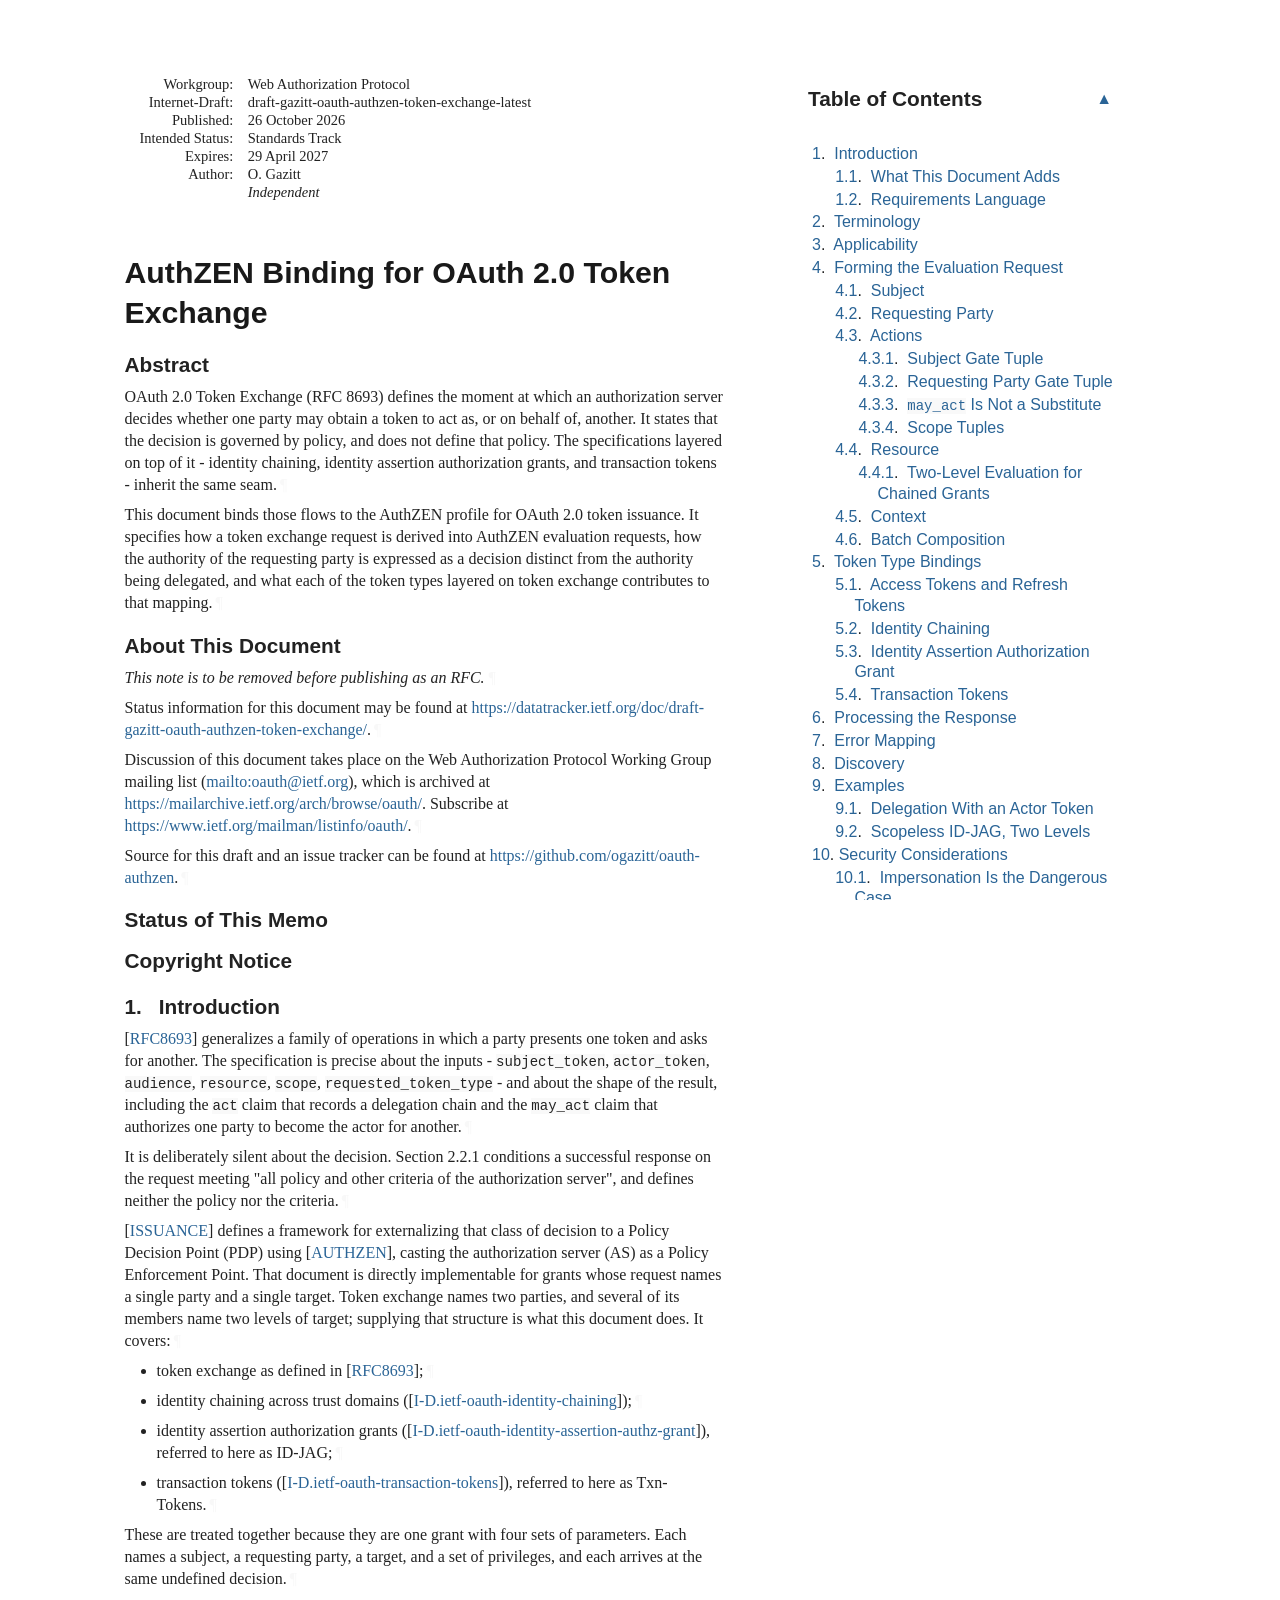
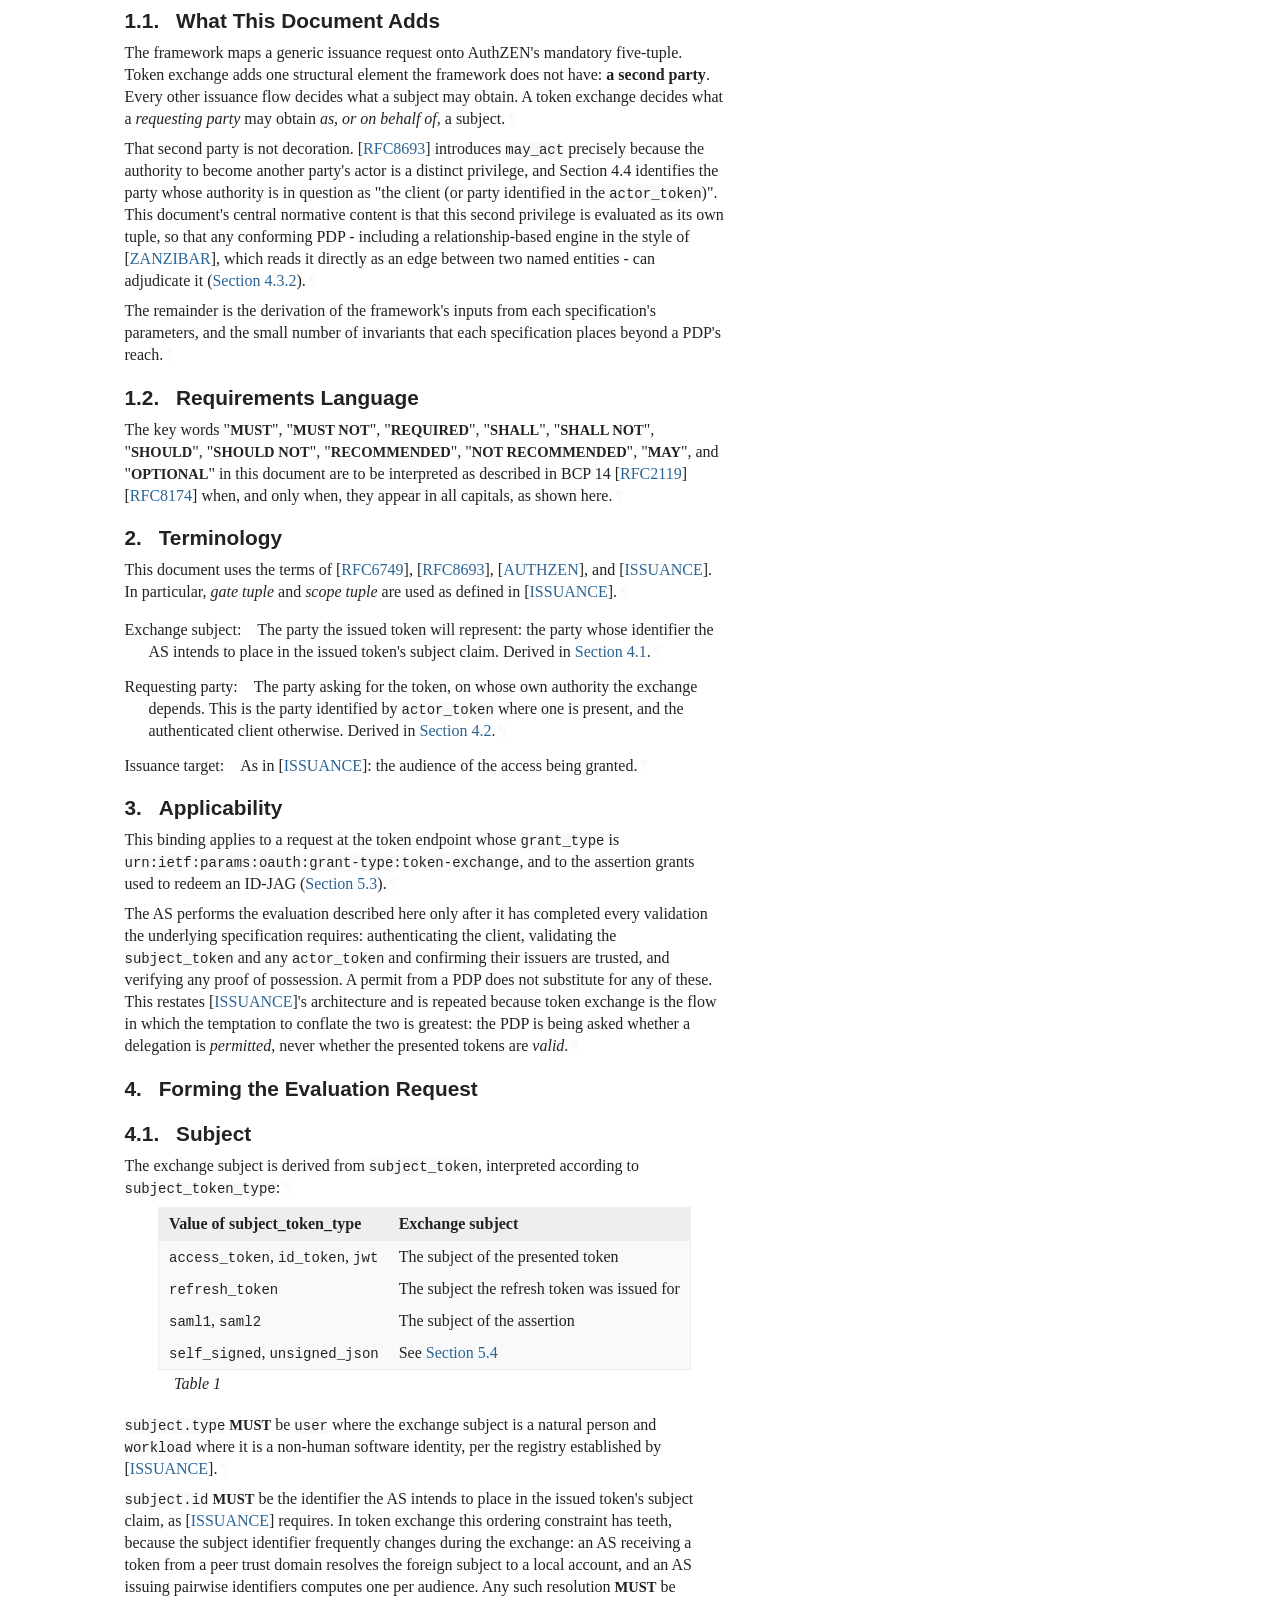
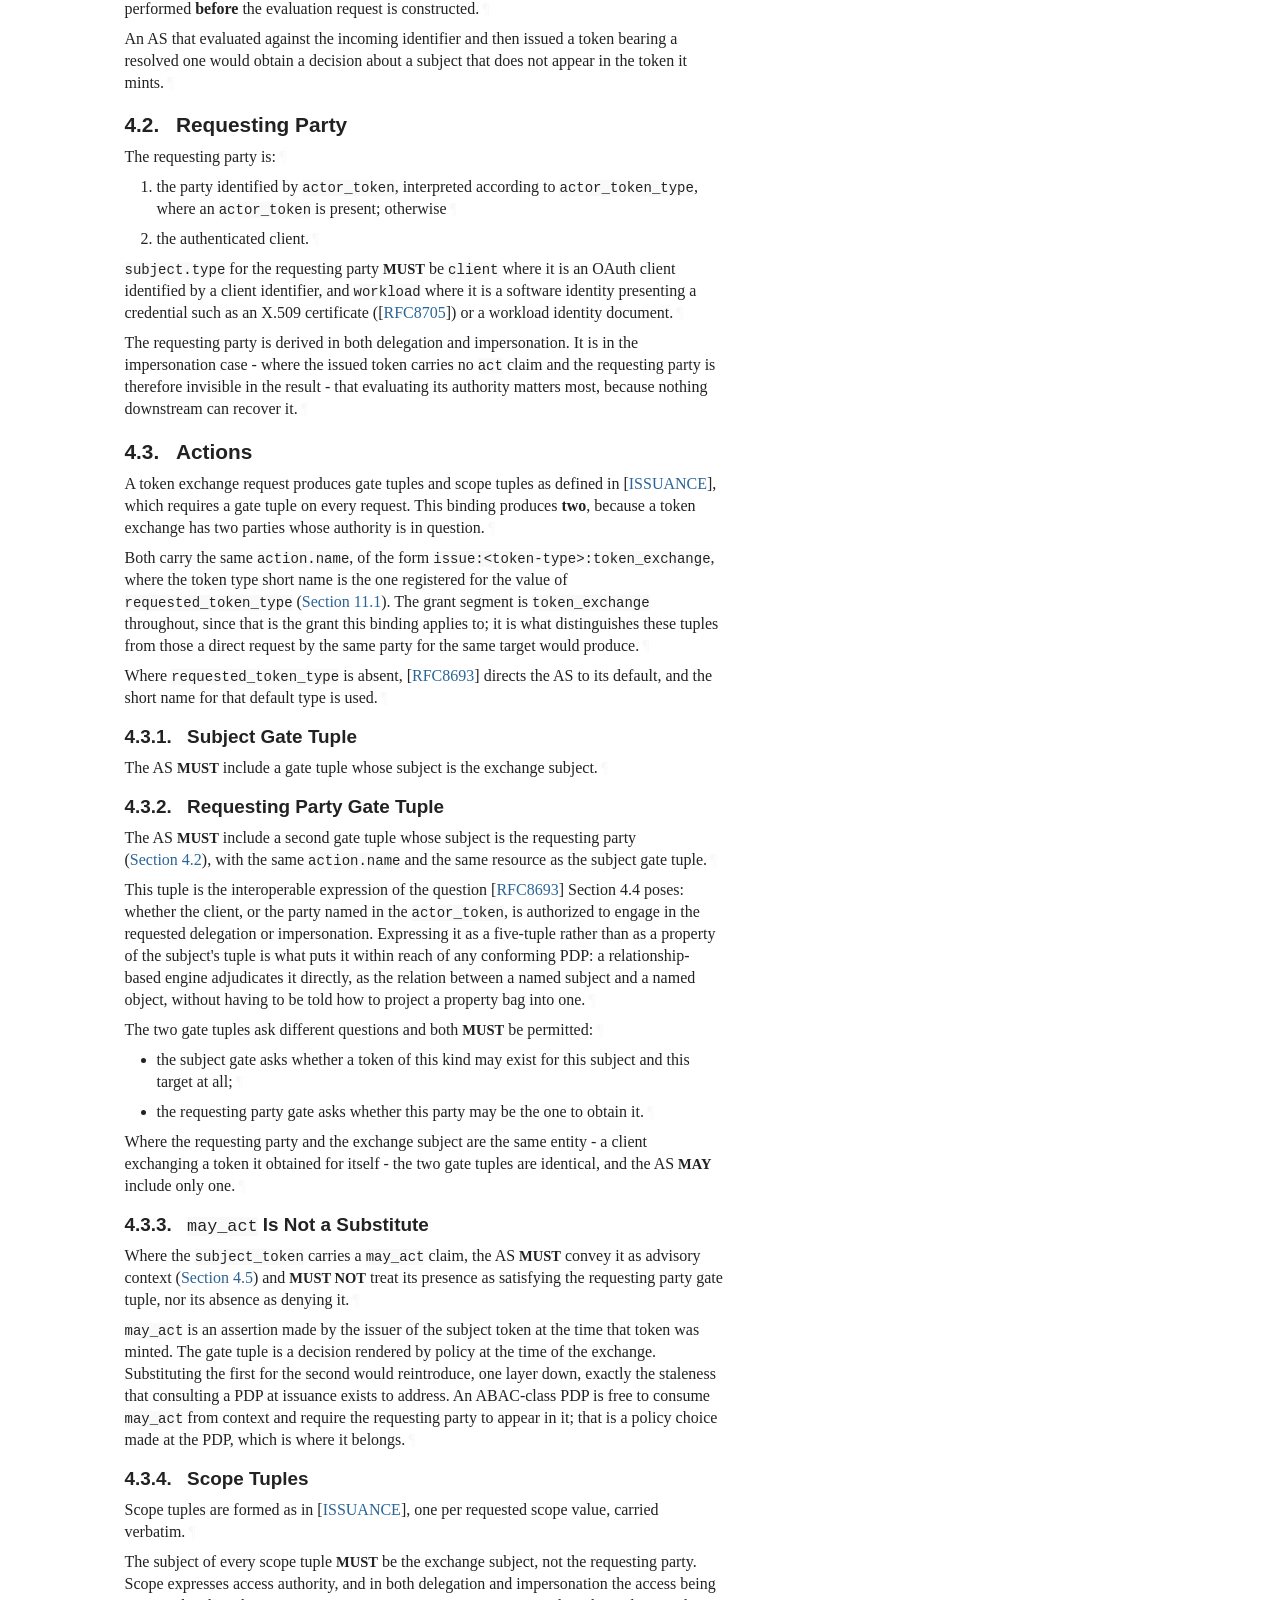
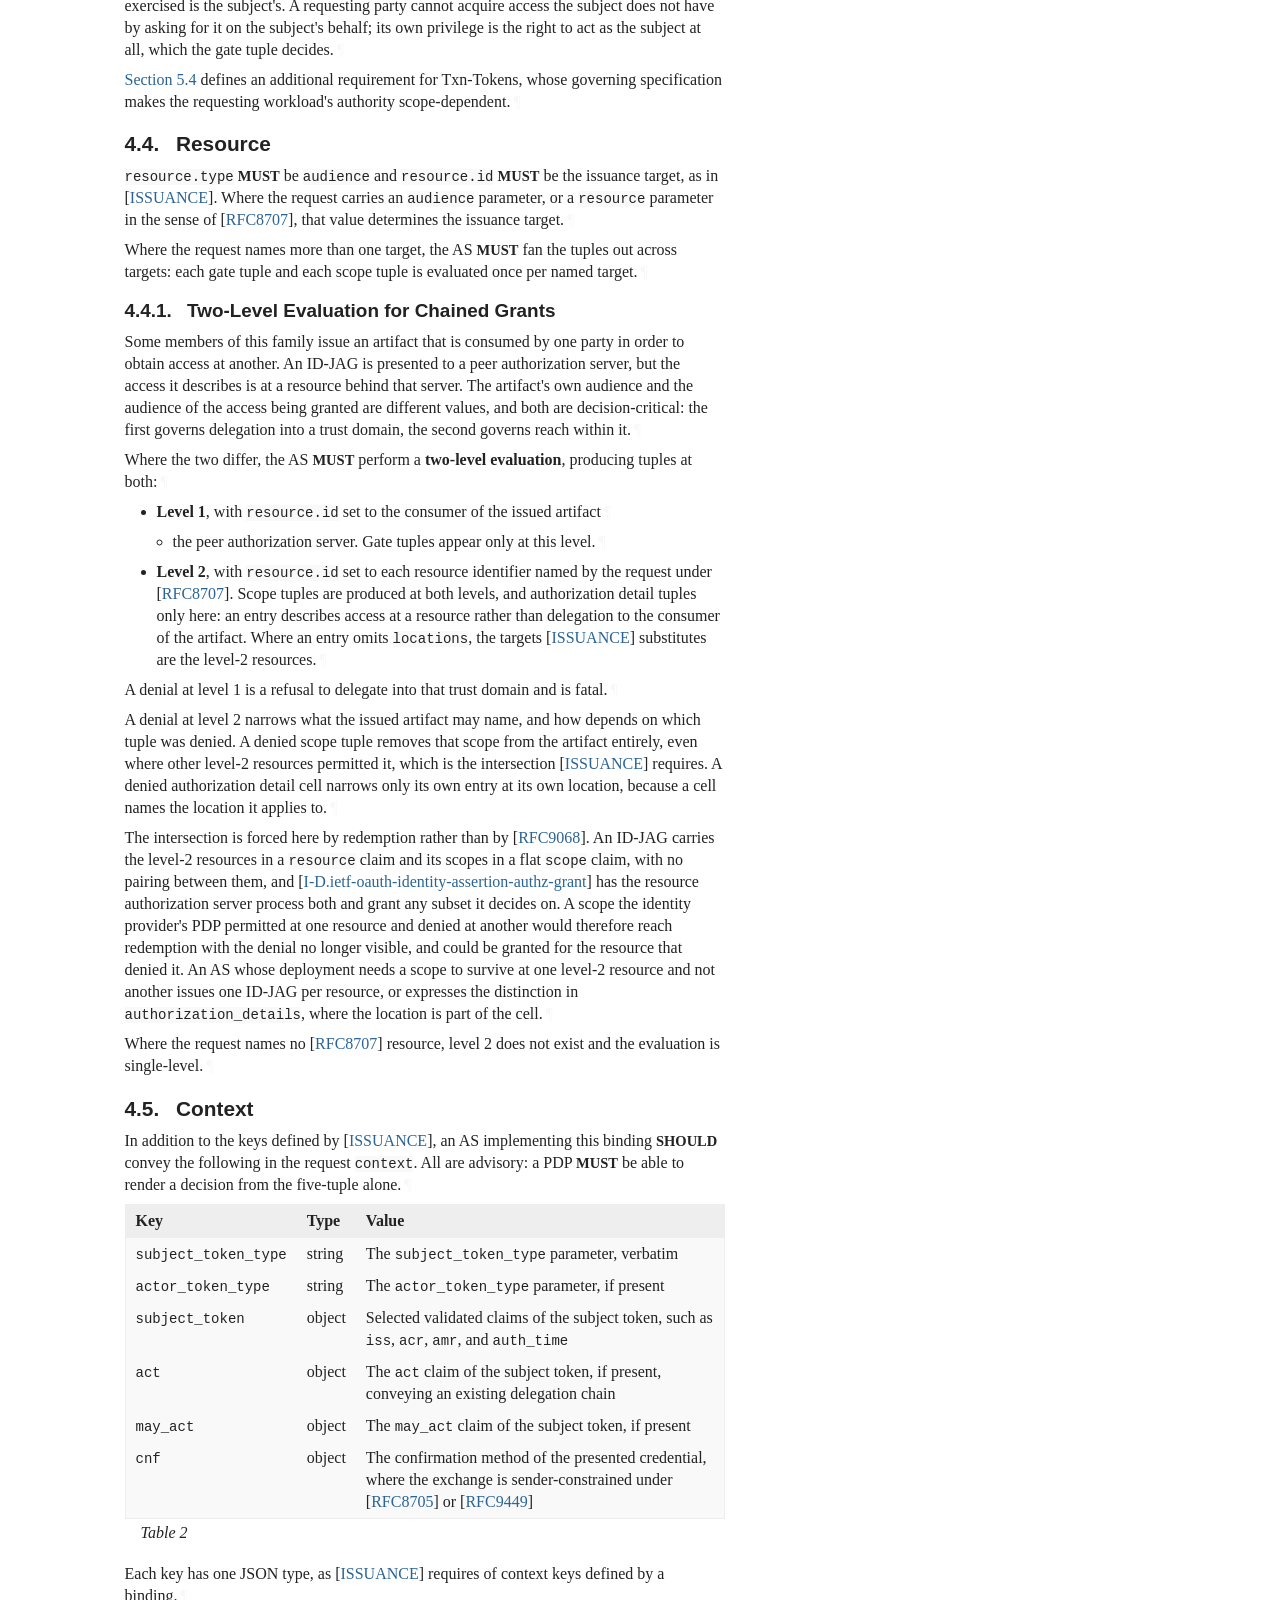
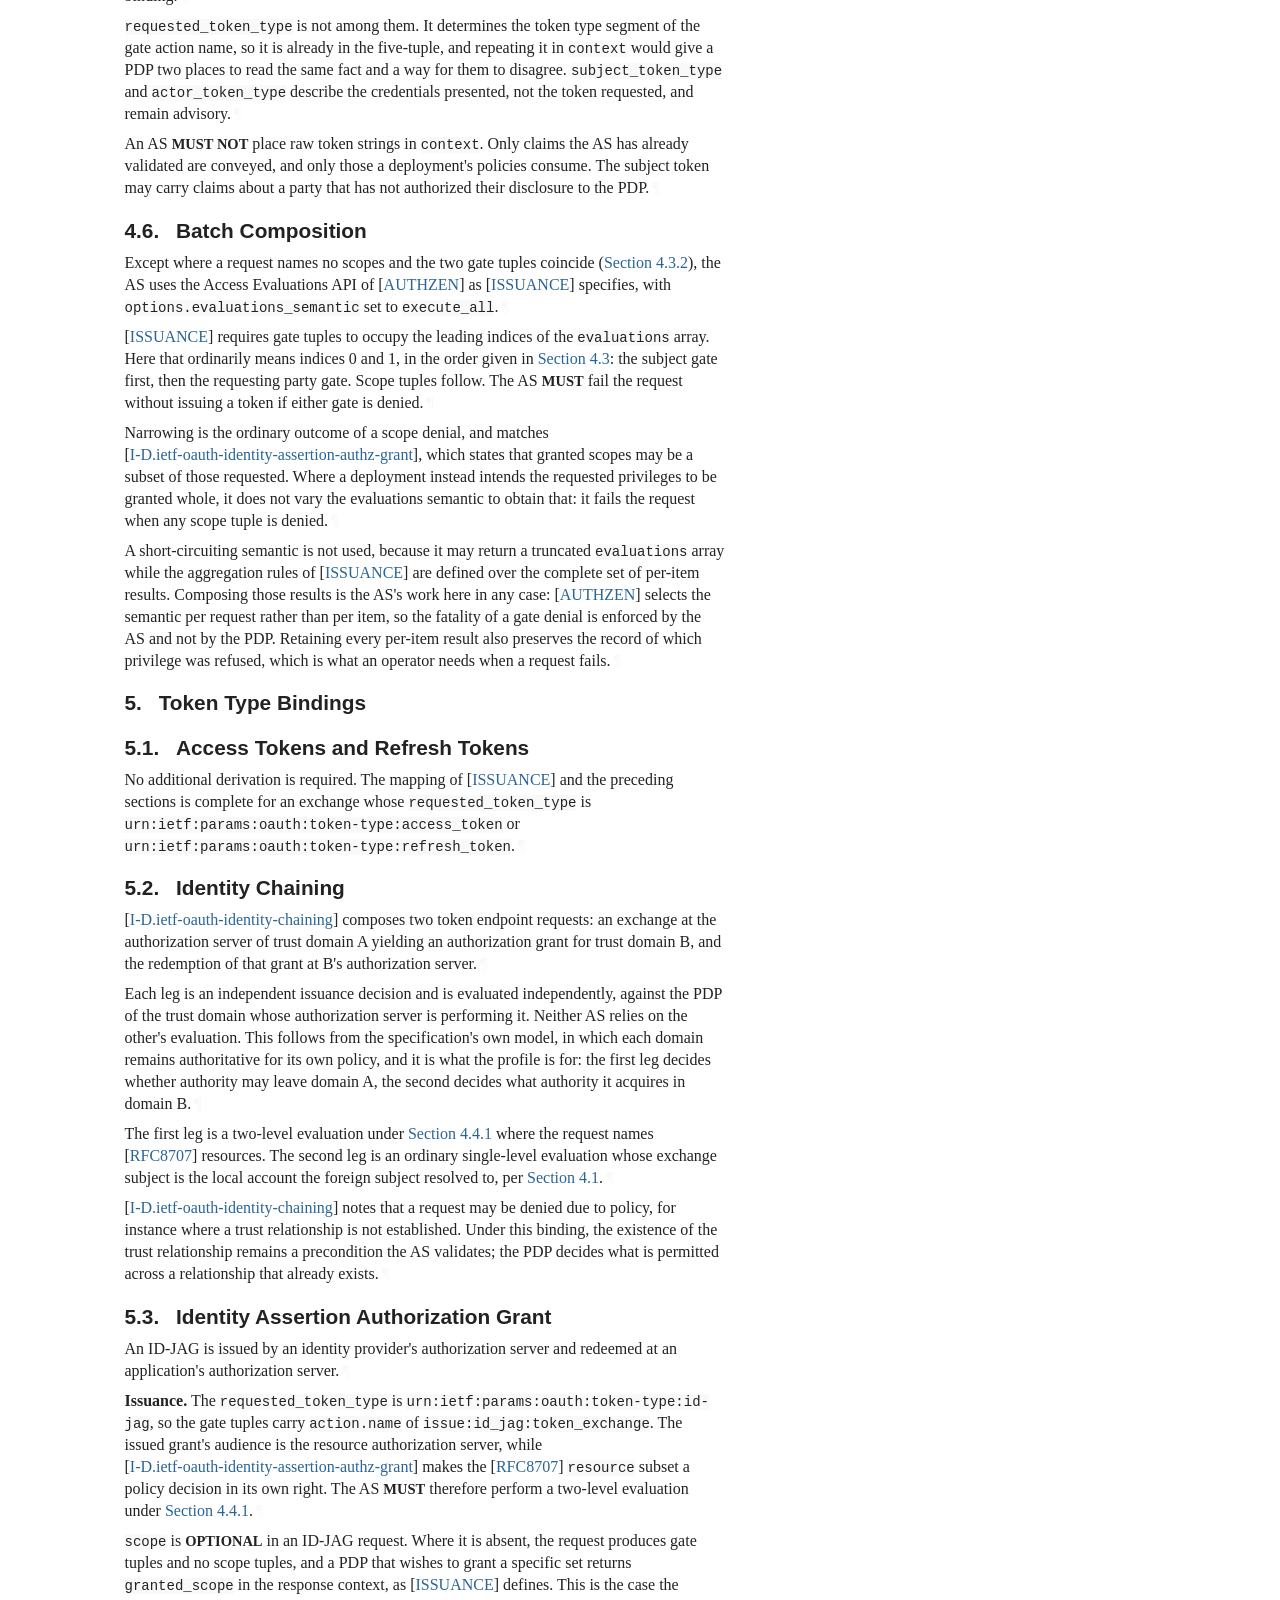
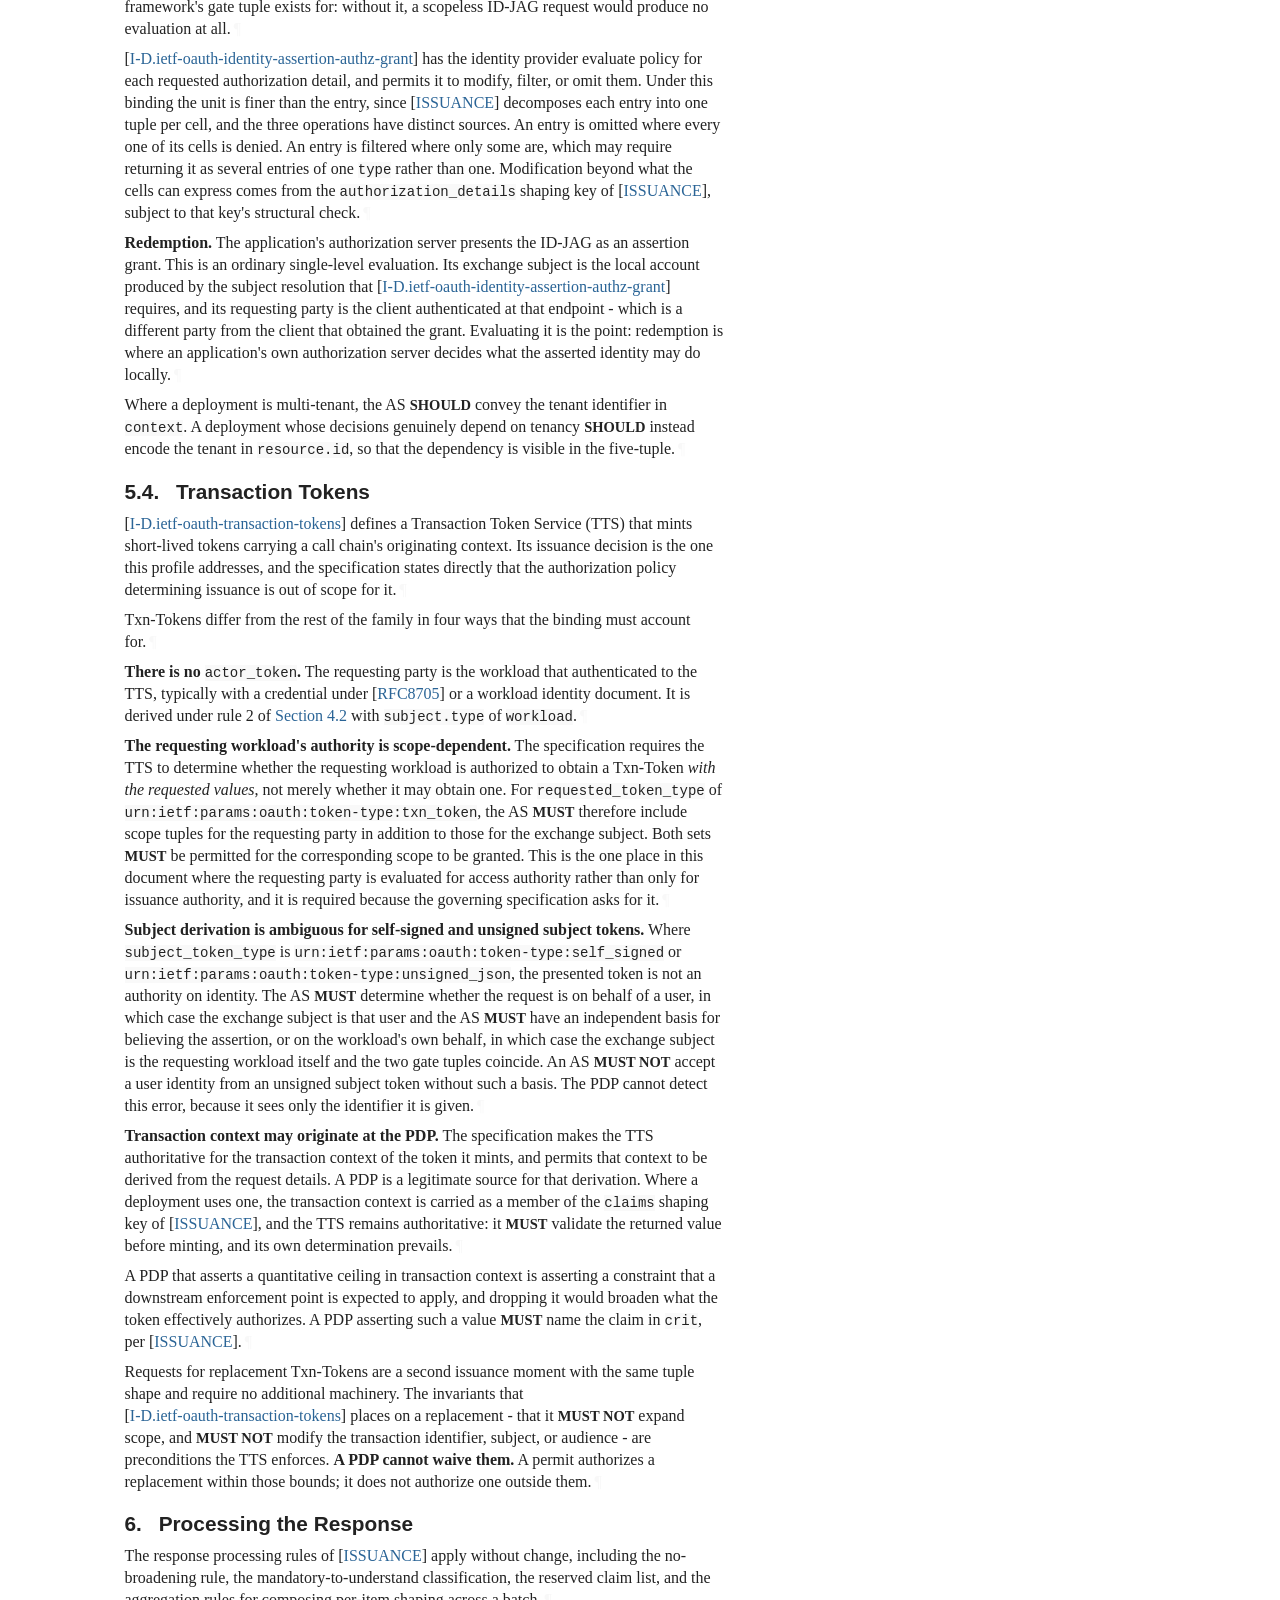
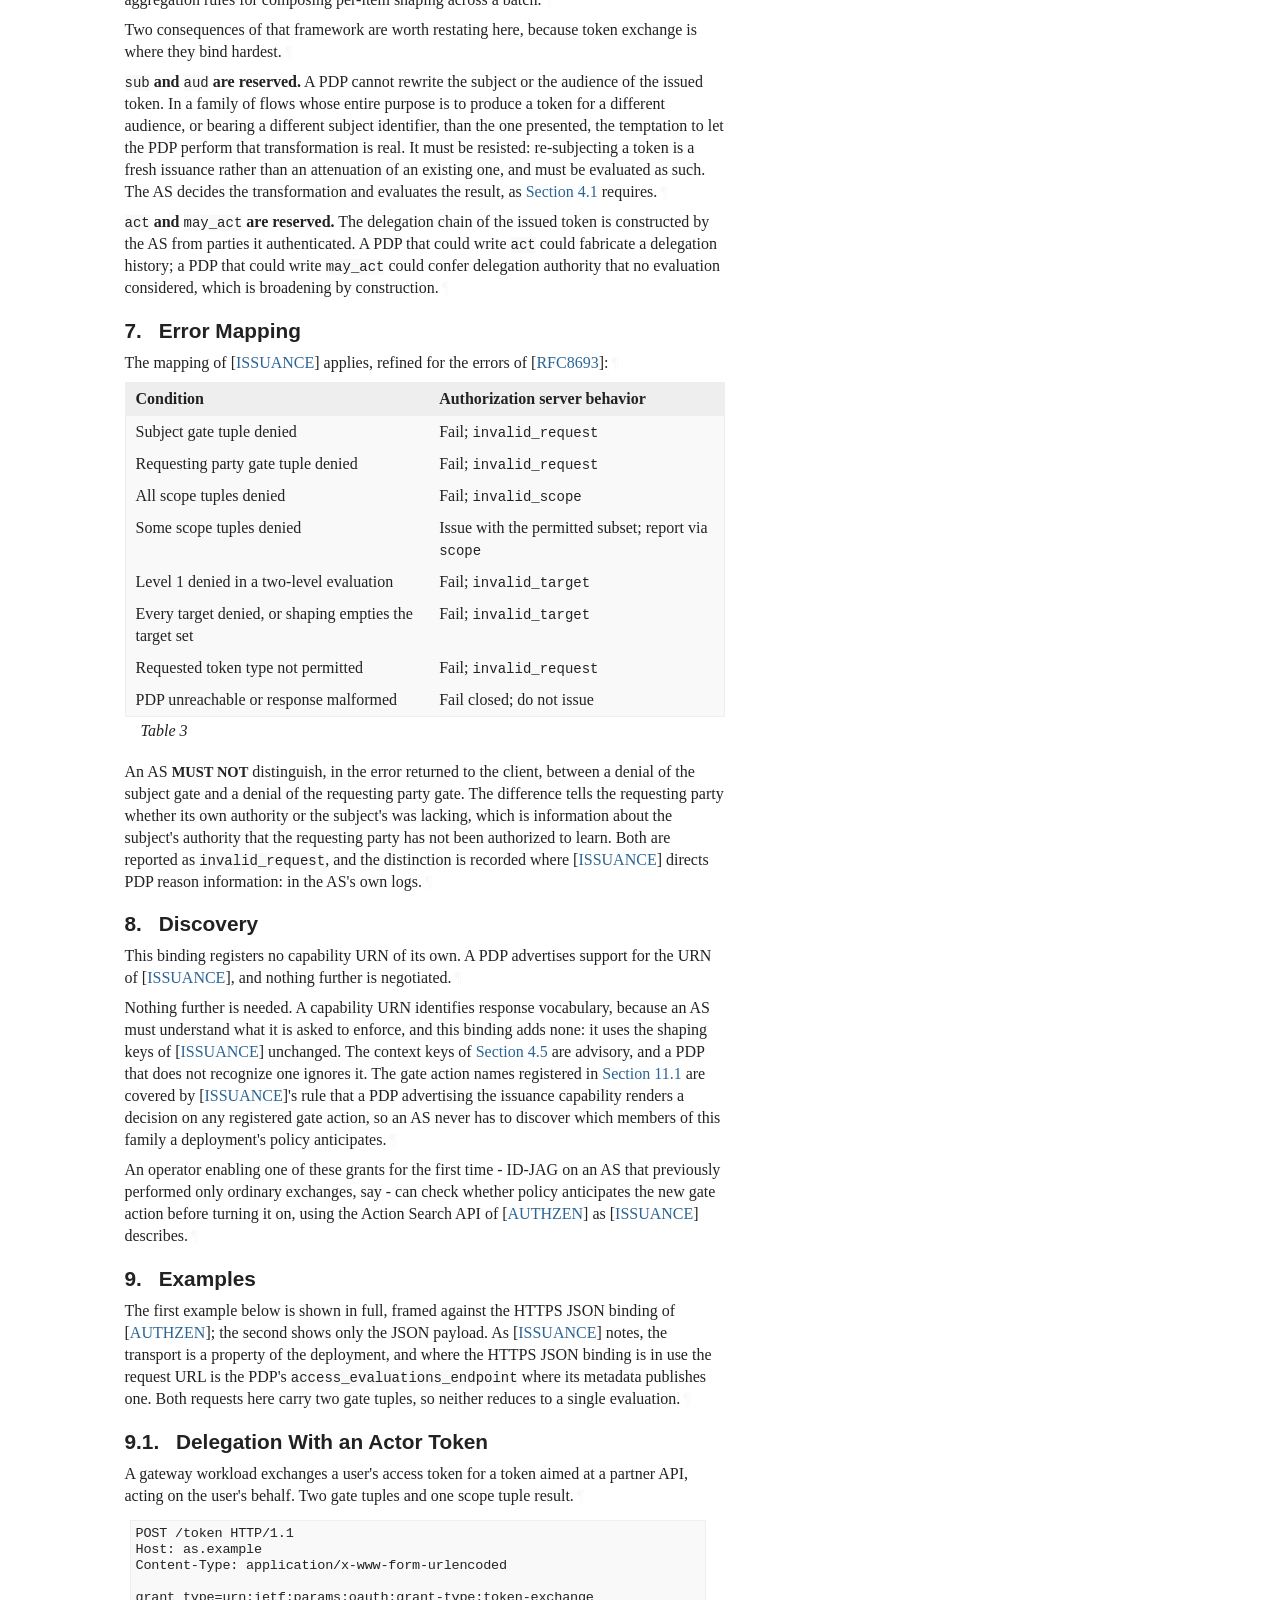
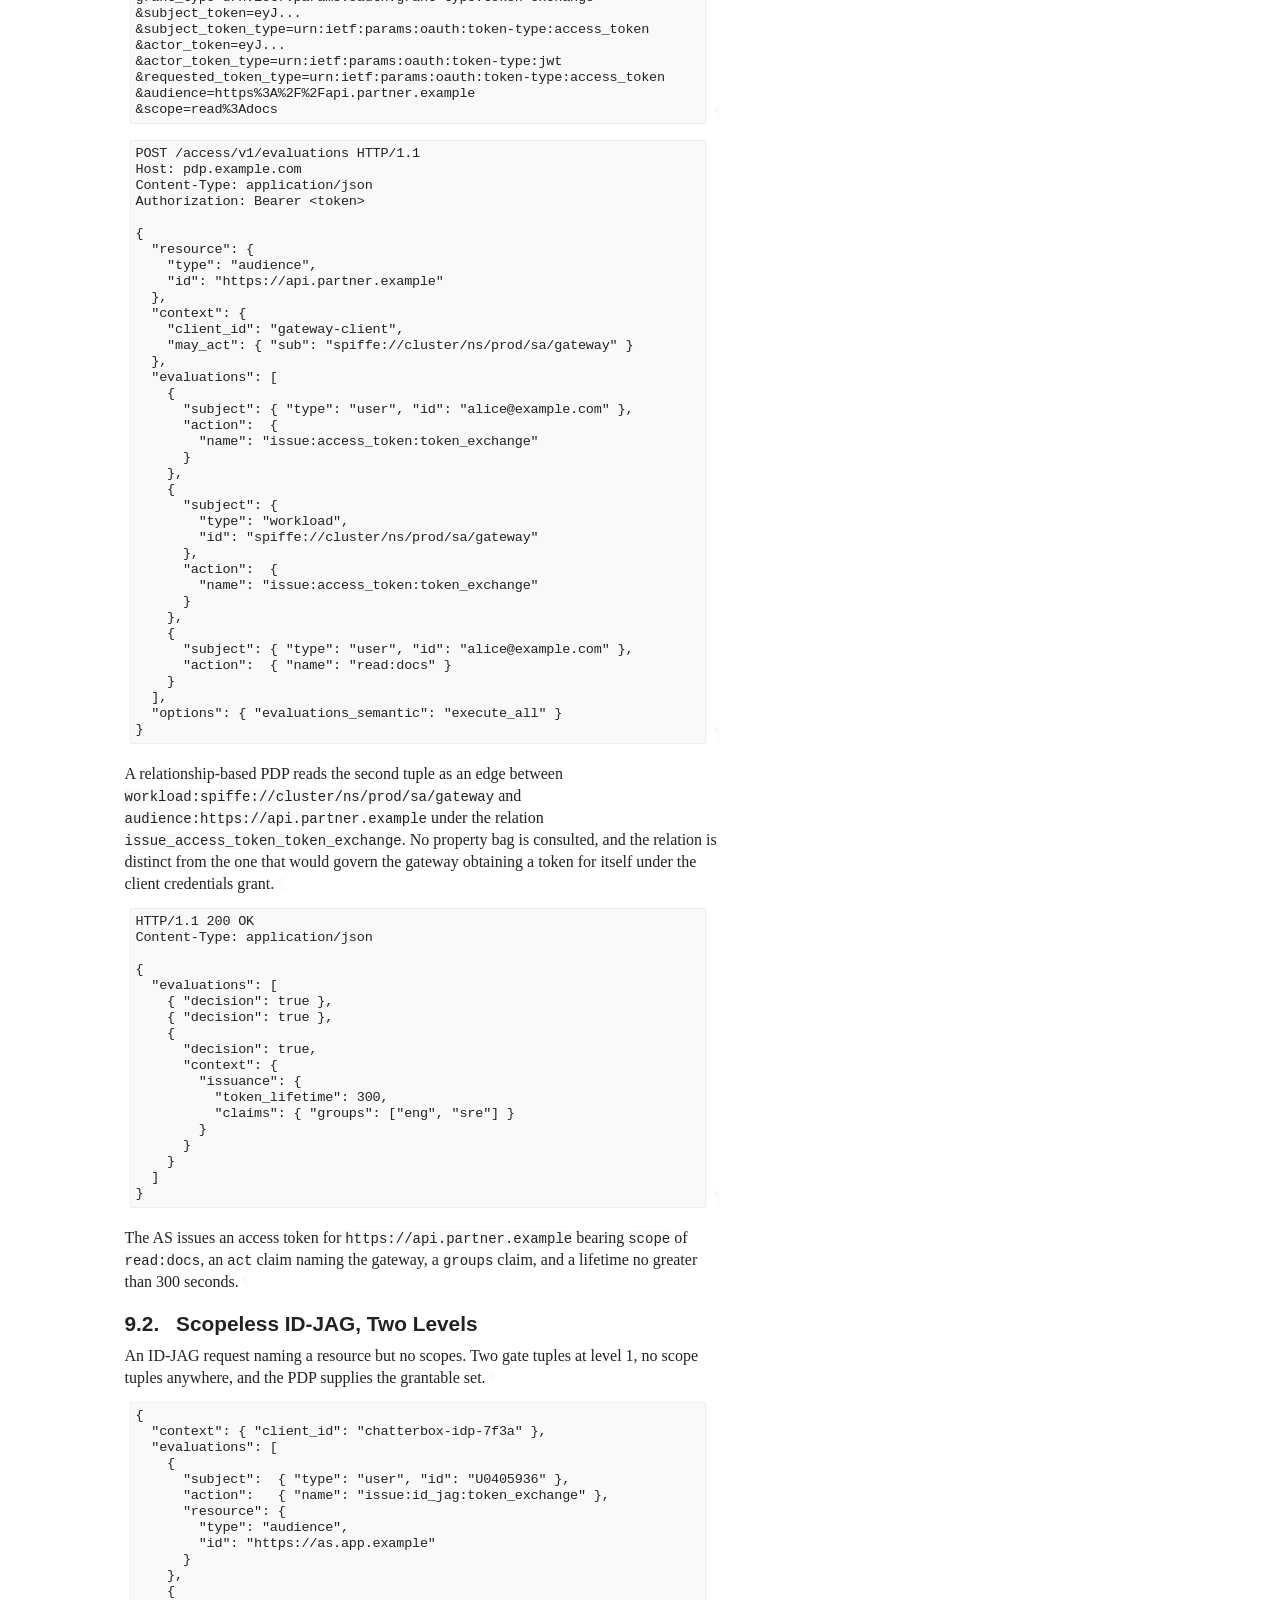
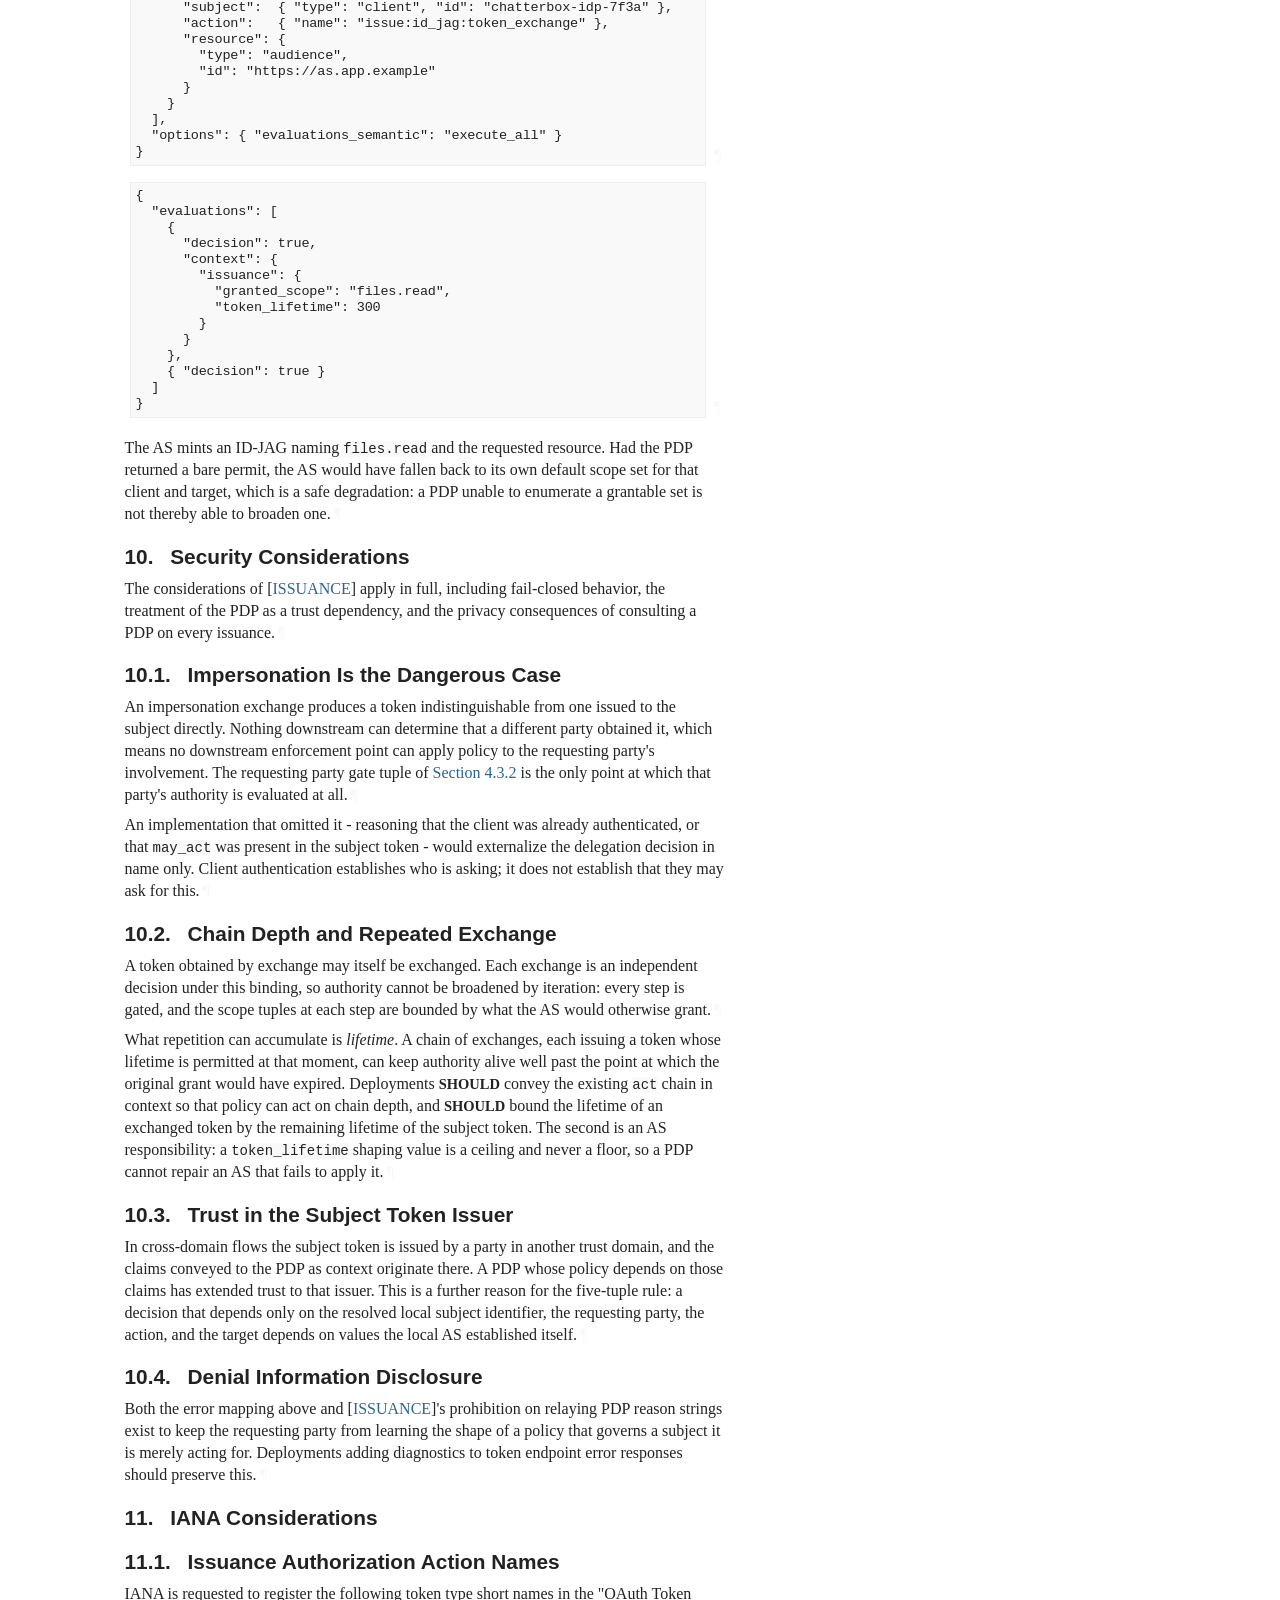
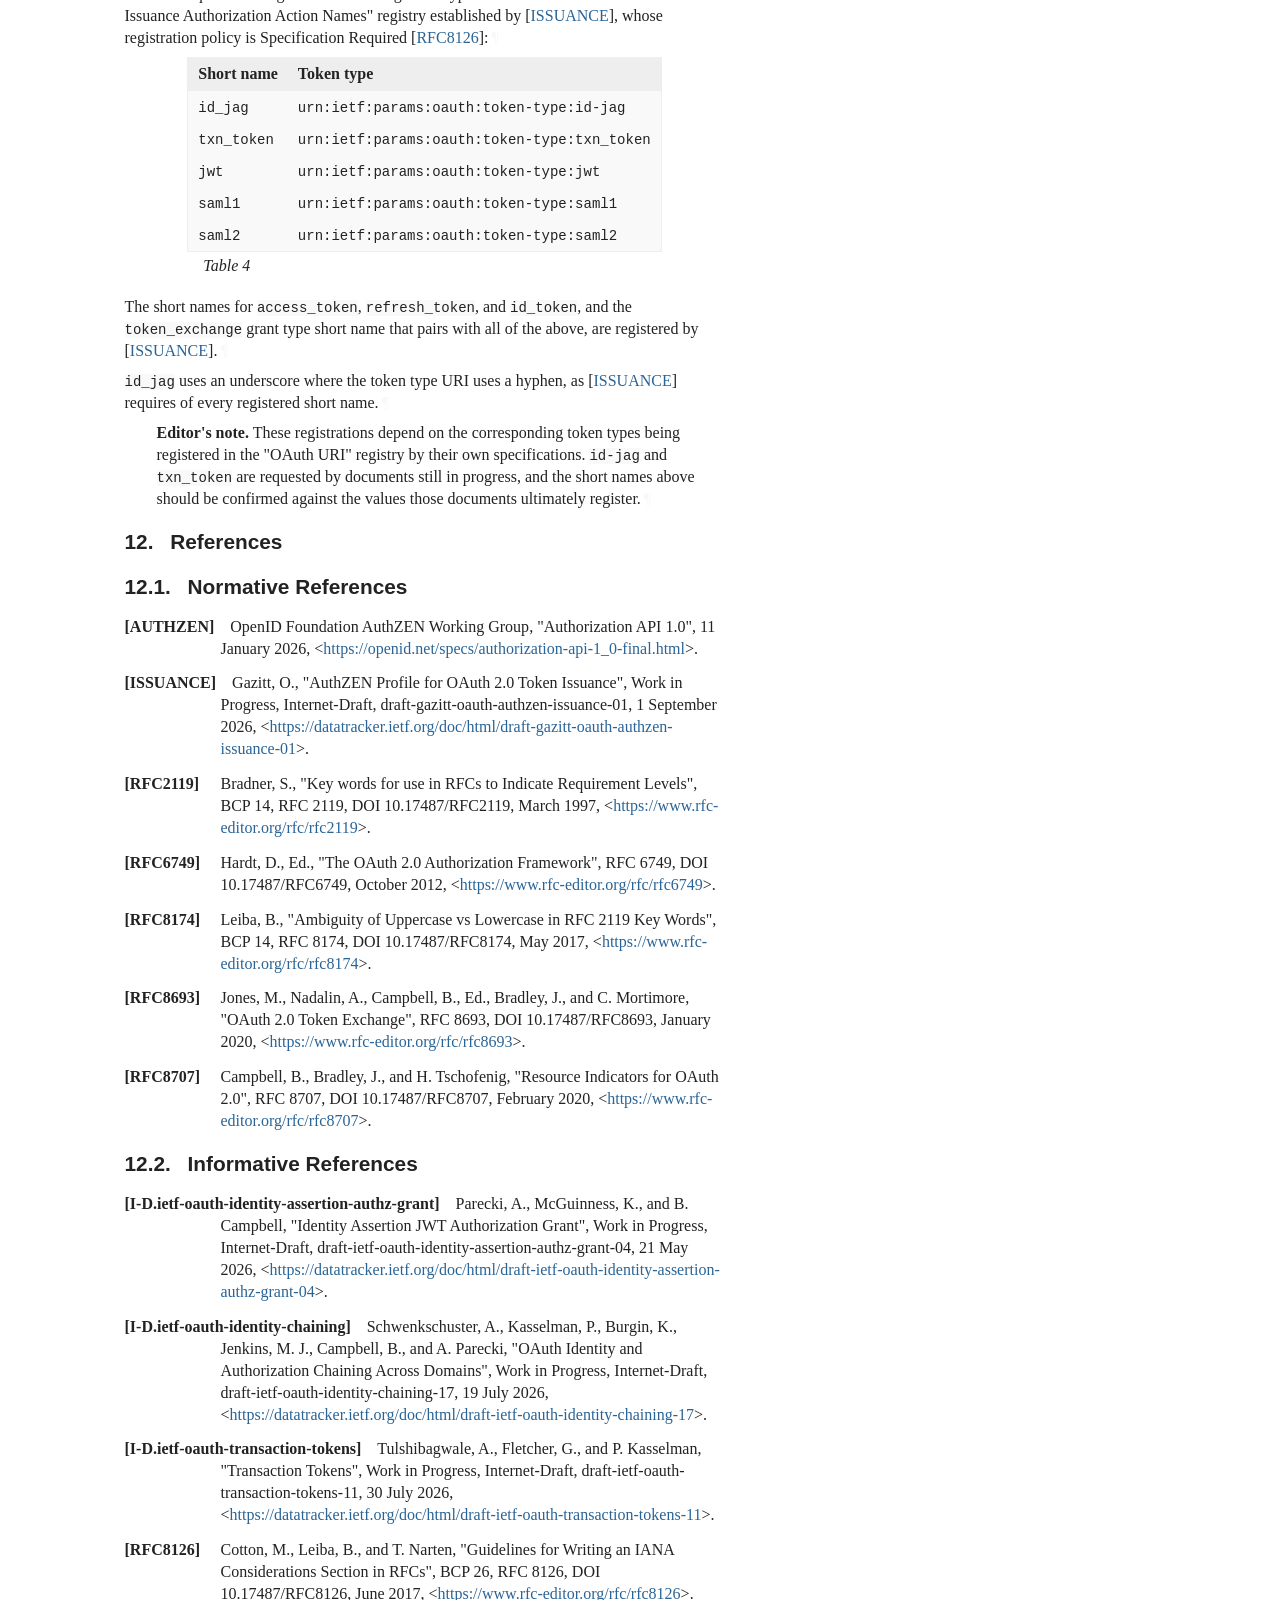
<file: draft-gazitt-oauth-authzen-token-exchange.html>
<!DOCTYPE html>
<html lang="en" class="Internet-Draft">
<head>
<meta charset="utf-8">
<meta content="Common,Latin" name="scripts">
<meta content="initial-scale=1.0" name="viewport">
<title>AuthZEN Binding for OAuth 2.0 Token Exchange</title>
<meta content="Omri Gazitt" name="author">
<meta content="
       OAuth 2.0 Token Exchange (RFC 8693) defines the moment at which an
authorization server decides whether one party may obtain a token to act as,
or on behalf of, another. It states that the decision is governed by policy,
and does not define that policy. The specifications layered on top of it -
identity chaining, identity assertion authorization grants, and transaction
tokens - inherit the same seam. 
       This document binds those flows to the AuthZEN profile for OAuth 2.0 token
issuance. It specifies how a token exchange request is derived into AuthZEN
evaluation requests, how the authority of the requesting party is expressed
as a decision distinct from the authority being delegated, and what each of
the token types layered on token exchange contributes to that mapping. 
    " name="description">
<meta content="xml2rfc 3.34.1" name="generator">
<meta content="oauth" name="keyword">
<meta content="authorization" name="keyword">
<meta content="authzen" name="keyword">
<meta content="policy" name="keyword">
<meta content="token exchange" name="keyword">
<meta content="delegation" name="keyword">
<meta content="draft-gazitt-oauth-authzen-token-exchange-latest" name="ietf.draft">
<!-- Generator version information:
  xml2rfc 3.34.1
    Python 3.14.8
    ConfigArgParse 1.8.0
    google-i18n-address 3.1.1
    intervaltree 3.2.1
    Jinja2 3.1.6
    lxml 6.1.1
    natsort 8.4.0
    platformdirs 4.13.4
    pycountry 24.6.1
    PyYAML 6.0.3
    requests 2.33.1
    wcwidth 0.9.2
-->
<link href="draft-gazitt-oauth-authzen-token-exchange.xml" rel="alternate" type="application/rfc+xml">
<link href="#copyright" rel="license">
<style type="text/css">@font-face {
  font-family: 'Lora';
  font-style: italic;
  font-weight: 400;
  font-display: swap;
  src: local('Lora Italic'), local('Lora-Italic'), url('https://martinthomson.github.io/rfc-css/fonts/lora-italic-cyrillic-ext.woff2') format('woff2');
  unicode-range: U+0460-052F, U+1C80-1C88, U+20B4, U+2DE0-2DFF, U+A640-A69F, U+FE2E-FE2F;
}
@font-face {
  font-family: 'Lora';
  font-style: italic;
  font-weight: 400;
  font-display: swap;
  src: local('Lora Italic'), local('Lora-Italic'), url('https://martinthomson.github.io/rfc-css/fonts/lora-italic-cyrillic-ext.woff2') format('woff2');
  unicode-range: U+0400-045F, U+0490-0491, U+04B0-04B1, U+2116;
}
@font-face {
  font-family: 'Lora';
  font-style: italic;
  font-weight: 400;
  font-display: swap;
  src: local('Lora Italic'), local('Lora-Italic'), url('https://martinthomson.github.io/rfc-css/fonts/lora-italic-vietnamese.woff2') format('woff2');
  unicode-range: U+0102-0103, U+0110-0111, U+1EA0-1EF9, U+20AB;
}
@font-face {
  font-family: 'Lora';
  font-style: italic;
  font-weight: 400;
  font-display: swap;
  src: local('Lora Italic'), local('Lora-Italic'), url('https://martinthomson.github.io/rfc-css/fonts/lora-italic-latin-ext.woff2') format('woff2');
  unicode-range: U+0100-024F, U+0259, U+1E00-1EFF, U+2020, U+20A0-20AB, U+20AD-20CF, U+2113, U+2C60-2C7F, U+A720-A7FF;
}
@font-face {
  font-family: 'Lora';
  font-style: italic;
  font-weight: 400;
  font-display: swap;
  src: local('Lora Italic'), local('Lora-Italic'), url('https://martinthomson.github.io/rfc-css/fonts/lora-italic-latin.woff2') format('woff2');
  unicode-range: U+0000-00FF, U+0131, U+0152-0153, U+02BB-02BC, U+02C6, U+02DA, U+02DC, U+2000-206F, U+2074, U+20AC, U+2122, U+2191, U+2193, U+2212, U+2215, U+FEFF, U+FFFD;
}
@font-face {
  font-family: 'Lora';
  font-style: normal;
  font-weight: 400;
  font-display: swap;
  src: local('Lora Regular'), local('Lora-Regular'), url('https://martinthomson.github.io/rfc-css/fonts/lora-regular-cyrillic-ext.woff2') format('woff2');
  unicode-range: U+0460-052F, U+1C80-1C88, U+20B4, U+2DE0-2DFF, U+A640-A69F, U+FE2E-FE2F;
}
@font-face {
  font-family: 'Lora';
  font-style: normal;
  font-weight: 400;
  font-display: swap;
  src: local('Lora Regular'), local('Lora-Regular'), url('https://martinthomson.github.io/rfc-css/fonts/lora-regular-cyrillic.woff2') format('woff2');
  unicode-range: U+0400-045F, U+0490-0491, U+04B0-04B1, U+2116;
}
@font-face {
  font-family: 'Lora';
  font-style: normal;
  font-weight: 400;
  font-display: swap;
  src: local('Lora Regular'), local('Lora-Regular'), url('https://martinthomson.github.io/rfc-css/fonts/lora-regular-vietnamese.woff2') format('woff2');
  unicode-range: U+0102-0103, U+0110-0111, U+1EA0-1EF9, U+20AB;
}
@font-face {
  font-family: 'Lora';
  font-style: normal;
  font-weight: 400;
  font-display: swap;
  src: local('Lora Regular'), local('Lora-Regular'), url('https://martinthomson.github.io/rfc-css/fonts/lora-regular-latin-ext.woff2') format('woff2');
  unicode-range: U+0100-024F, U+0259, U+1E00-1EFF, U+2020, U+20A0-20AB, U+20AD-20CF, U+2113, U+2C60-2C7F, U+A720-A7FF;
}
@font-face {
  font-family: 'Lora';
  font-style: normal;
  font-weight: 400;
  font-display: swap;
  src: local('Lora Regular'), local('Lora-Regular'), url('https://martinthomson.github.io/rfc-css/fonts/lora-regular-latin.woff2') format('woff2');
  unicode-range: U+0000-00FF, U+0131, U+0152-0153, U+02BB-02BC, U+02C6, U+02DA, U+02DC, U+2000-206F, U+2074, U+20AC, U+2122, U+2191, U+2193, U+2212, U+2215, U+FEFF, U+FFFD;
}
@font-face {
  font-family: 'Lora';
  font-style: normal;
  font-weight: 700;
  font-display: swap;
  src: local('Lora Bold'), local('Lora-Bold'), url('https://martinthomson.github.io/rfc-css/fonts/lora-bold-cyrillic-ext.woff2') format('woff2');
  unicode-range: U+0460-052F, U+1C80-1C88, U+20B4, U+2DE0-2DFF, U+A640-A69F, U+FE2E-FE2F;
}
@font-face {
  font-family: 'Lora';
  font-style: normal;
  font-weight: 700;
  font-display: swap;
  src: local('Lora Bold'), local('Lora-Bold'), url('https://martinthomson.github.io/rfc-css/fonts/lora-bold-cyrillic.woff2') format('woff2');
  unicode-range: U+0400-045F, U+0490-0491, U+04B0-04B1, U+2116;
}
@font-face {
  font-family: 'Lora';
  font-style: normal;
  font-weight: 700;
  font-display: swap;
  src: local('Lora Bold'), local('Lora-Bold'), url('https://martinthomson.github.io/rfc-css/fonts/lora-bold-vietnamese.woff2') format('woff2');
  unicode-range: U+0102-0103, U+0110-0111, U+1EA0-1EF9, U+20AB;
}
@font-face {
  font-family: 'Lora';
  font-style: normal;
  font-weight: 700;
  font-display: swap;
  src: local('Lora Bold'), local('Lora-Bold'), url('https://martinthomson.github.io/rfc-css/fonts/lora-bold-latin-ext.woff2') format('woff2');
  unicode-range: U+0100-024F, U+0259, U+1E00-1EFF, U+2020, U+20A0-20AB, U+20AD-20CF, U+2113, U+2C60-2C7F, U+A720-A7FF;
}
@font-face {
  font-family: 'Lora';
  font-style: normal;
  font-weight: 700;
  font-display: swap;
  src: local('Lora Bold'), local('Lora-Bold'), url('https://martinthomson.github.io/rfc-css/fonts/lora-bold-latin.woff2') format('woff2');
  unicode-range: U+0000-00FF, U+0131, U+0152-0153, U+02BB-02BC, U+02C6, U+02DA, U+02DC, U+2000-206F, U+2074, U+20AC, U+2122, U+2191, U+2193, U+2212, U+2215, U+FEFF, U+FFFD;
}
@font-face {
  font-family: 'Lora';
  font-style: normal;
  font-weight: 600;
  font-display: swap;
  src: local('Lora SemiBold'), local('Lora-SemiBold'), url('https://martinthomson.github.io/rfc-css/fonts/lora-semibold-latin.woff2') format('woff2');
  unicode-range: U+0000-00FF, U+0131, U+0152-0153, U+02BB-02BC, U+02C6, U+02DA, U+02DC, U+2000-206F, U+2074, U+20AC, U+2122, U+2191, U+2193, U+2212, U+2215, U+FEFF, U+FFFD;
}

@font-face {
  font-family: 'Oxygen Mono';
  font-style: normal;
  font-weight: 400;
  font-display: swap;
  src: local('Oxygen Mono'), local('OxygenMono-Regular'), url('https://martinthomson.github.io/rfc-css/fonts/oxygenmono-regular-latin-ext.woff2') format('woff2');
  unicode-range: U+0100-02BA, U+02BD-02C5, U+02C7-02CC, U+02CE-02D7, U+02DD-02FF, U+0304, U+0308, U+0329, U+1D00-1DBF, U+1E00-1E9F, U+1EF2-1EFF, U+2020, U+20A0-20AB, U+20AD-20C0, U+2113, U+2C60-2C7F, U+A720-A7FF;
}
@font-face {
  font-family: 'Oxygen Mono';
  font-style: normal;
  font-weight: 400;
  font-display: swap;
  src: local('Oxygen Mono'), local('OxygenMono-Regular'), url('https://martinthomson.github.io/rfc-css/fonts/oxygenmono-regular-latin.woff2') format('woff2');
  unicode-range: U+0000-00FF, U+0131, U+0152-0153, U+02BB-02BC, U+02C6, U+02DA, U+02DC, U+0304, U+0308, U+0329, U+2000-206F, U+20AC, U+2122, U+2191, U+2193, U+2212, U+2215, U+FEFF, U+FFFD;
}

@font-face {
  font-family: 'Sofia Sans Semi Condensed';
  font-style: italic;
  font-weight: 1 1000;
  src: url('https://martinthomson.github.io/rfc-css/fonts/sofiasanssemicondensed-italic-cyrillic-ext.woff2') format('woff2');
  unicode-range: U+0460-052F, U+1C80-1C8A, U+20B4, U+2DE0-2DFF, U+A640-A69F, U+FE2E-FE2F;
}
@font-face {
  font-family: 'Sofia Sans Semi Condensed';
  font-style: italic;
  font-weight: 1 1000;
  src: url('https://martinthomson.github.io/rfc-css/fonts/sofiasanssemicondensed-italic-cyrillic.woff2') format('woff2');
  unicode-range: U+0301, U+0400-045F, U+0490-0491, U+04B0-04B1, U+2116;
}
@font-face {
  font-family: 'Sofia Sans Semi Condensed';
  font-style: italic;
  font-weight: 1 1000;
  src: url('https://martinthomson.github.io/rfc-css/fonts/sofiasanssemicondensed-italic-greek.woff2') format('woff2');
  unicode-range: U+0370-0377, U+037A-037F, U+0384-038A, U+038C, U+038E-03A1, U+03A3-03FF;
}
@font-face {
  font-family: 'Sofia Sans Semi Condensed';
  font-style: italic;
  font-weight: 1 1000;
  src: url('https://martinthomson.github.io/rfc-css/fonts/sofiasanssemicondensed-italic-latin-ext.woff2') format('woff2');
  unicode-range: U+0100-02BA, U+02BD-02C5, U+02C7-02CC, U+02CE-02D7, U+02DD-02FF, U+0304, U+0308, U+0329, U+1D00-1DBF, U+1E00-1E9F, U+1EF2-1EFF, U+2020, U+20A0-20AB, U+20AD-20C0, U+2113, U+2C60-2C7F, U+A720-A7FF;
}
@font-face {
  font-family: 'Sofia Sans Semi Condensed';
  font-style: italic;
  font-weight: 1 1000;
  src: url('https://martinthomson.github.io/rfc-css/fonts/sofiasanssemicondensed-italic-latin.woff2') format('woff2');
  unicode-range: U+0000-00FF, U+0131, U+0152-0153, U+02BB-02BC, U+02C6, U+02DA, U+02DC, U+0304, U+0308, U+0329, U+2000-206F, U+20AC, U+2122, U+2191, U+2193, U+2212, U+2215, U+FEFF, U+FFFD;
}
@font-face {
  font-family: 'Sofia Sans Semi Condensed';
  font-style: normal;
  font-weight: 1 1000;
  src: url('https://martinthomson.github.io/rfc-css/fonts/sofiasanssemicondensed-regular-cyrillic-ext.woff2') format('woff2');
  unicode-range: U+0460-052F, U+1C80-1C8A, U+20B4, U+2DE0-2DFF, U+A640-A69F, U+FE2E-FE2F;
}
@font-face {
  font-family: 'Sofia Sans Semi Condensed';
  font-style: normal;
  font-weight: 1 1000;
  src: url('https://martinthomson.github.io/rfc-css/fonts/sofiasanssemicondensed-regular-cyrillic.woff2') format('woff2');
  unicode-range: U+0301, U+0400-045F, U+0490-0491, U+04B0-04B1, U+2116;
}
@font-face {
  font-family: 'Sofia Sans Semi Condensed';
  font-style: normal;
  font-weight: 1 1000;
  src: url('https://martinthomson.github.io/rfc-css/fonts/sofiasanssemicondensed-regular-greek.woff2') format('woff2');
  unicode-range: U+0370-0377, U+037A-037F, U+0384-038A, U+038C, U+038E-03A1, U+03A3-03FF;
}
@font-face {
  font-family: 'Sofia Sans Semi Condensed';
  font-style: normal;
  font-weight: 1 1000;
  src: url('https://martinthomson.github.io/rfc-css/fonts/sofiasanssemicondensed-regular-latin-ext.woff2') format('woff2');
  unicode-range: U+0100-02BA, U+02BD-02C5, U+02C7-02CC, U+02CE-02D7, U+02DD-02FF, U+0304, U+0308, U+0329, U+1D00-1DBF, U+1E00-1E9F, U+1EF2-1EFF, U+2020, U+20A0-20AB, U+20AD-20C0, U+2113, U+2C60-2C7F, U+A720-A7FF;
}
@font-face {
  font-family: 'Sofia Sans Semi Condensed';
  font-style: normal;
  font-weight: 1 1000;
  src: url('https://martinthomson.github.io/rfc-css/fonts/sofiasanssemicondensed-regular-latin.woff2') format('woff2');
  unicode-range: U+0000-00FF, U+0131, U+0152-0153, U+02BB-02BC, U+02C6, U+02DA, U+02DC, U+0304, U+0308, U+0329, U+2000-206F, U+20AC, U+2122, U+2191, U+2193, U+2212, U+2215, U+FEFF, U+FFFD;
}

:root {
  color-scheme: light dark;
  --background-color: #fff;
  --text-color: #222;
  --title-color: #191919;
  --link-color: #2a6496;
  --highlight-color: #f9f9f9;
  --line-color: #eee;
  --pilcrow-weak: #ddd;
  --pilcrow-strong: #bbb;
  --small-font-size: 14.5px;
  --font-mono: 'Oxygen Mono', monospace;
  --font-title: "Sofia Sans Semi Condensed", sans-serif;
  scrollbar-color: #bbb #eee;
}
body {
  max-width: 600px;
  margin: 75px auto;
  padding: 0 5px;
  color: var(--text-color);
  background-color: var(--background-color);
  font: 16px/22px "Lora", serif;
  scroll-behavior: smooth;
}

.ears {
  display: none;
}

/* headings */
section {
  clear: both;
}
.section-number {
  padding-right: 0.5em;
}
h1, h2, h3, h4, h5, h6 {
  font-family: var(--font-title);
  font-weight: 680;
  margin: 0.8em 0 0.3em;
  font-size-adjust: 0.5;
  color: var(--title-color);
}
h1 {
  &#title {
    font-size: 32px;
    line-height: 40px;
    clear: both;
    margin: 1.5em 0 0.2em;
  }
  &#rfcnum {
    margin: 1.5em 0 0.2em;
    & + h1#title {
      margin: 0.2em 0;
    }
  }
}

h1, h2, h3 {
  font-size: 22px;
  line-height: 27px;
}
h4, h5, h6 {
  font-size: 20px;
  line-height: 24px;
}

/* general structure */
.author {
  padding-bottom: 0.3em;
  vertical-align: top;
}
#abstract+p {
  font-size: 18px;
  line-height: 24px;
  & code, & samp, & tt {
    font-size: 16px;
    line-height: 0;
  }
}

p {
  padding: 0;
  margin: 0.5em 0;
  text-align: left;
}
div {
  margin: 0;
}
.alignRight {
  margin: 1em 0;
  &.art-text {
    background-color: var(--highlight-color);
    border: 1px solid var(--line-color);
    border-radius: 3px;
    padding: 0.5em 1em 0;
    margin-bottom: 0.5em;
    & pre {
      padding: 0;
      width: auto;
    }
  }
  & > *:first-child {
    border: none;
    margin: 0;
    float: right;
    clear: both;
  }
  & > *:nth-child(2) {
    clear: both;
    display: block;
    border: none;
  }
}
svg {
  display: block;
  /* font-family isn't space-separated, but =~ will have to do */
  &[font-family~="monospace" i], & [font-family~="monospace" i] {
    font-family: var(--font-mono);
  }
}
.alignCenter {
  margin: 1em 0;
  &.art-text {
    background-color: var(--highlight-color);
    border: 1px solid var(--line-color);
    border-radius: 3px;
    padding: 0.5em 1em 0;
    margin-bottom: 0.5em;
    & pre {
      padding: 0;
      width: auto;
    }
  }
  & > *:first-child {
    border: none;
    /* this isn't optimal, but it's an existence proof.  PrinceXML doesn't
       support flexbox yet.
    */
    display: table;
    margin: 0 auto;
  }
}

/* lists */
ol, ul {
  padding: 0;
  margin: 0 0 0.5em 2em;
  & :is(ol, ul) {
    margin-left: 1em;
  }
}
li {
  margin: 0 0 0.25em 0;
}
ul.empty, .ulEmpty {
  list-style-type: none;
  & li {
    margin-top: 0.5em;
  }
}
:is(ul, ol).compact, .ulCompact, .olCompact {
  margin: 0 0 0 2em;
  & li {
    margin: 0;
    & :first-child { margin-top: 0; }
    & :last-child { margin-bottom: 0; }
  }
}

/* definition lists */
dl {
  clear: left;
  --indent: 3ch;
  /* --indent: attr(indent ch); not supported in any browser, but we can dream */
  &.olPercent {
    --indent: 5ch;
    & > dt {
      min-width: calc(var(--indent) - 2ch);
      float: none;
    }
  }

  dl > dd > & {
    margin-top: 0.5em;
    margin-bottom: 0;
  }

  &:not(.dlNewline) > dt {
    float: left;
    margin-right: 2ch;
    min-width: 8ch;
  }
  & > dd {
    margin-bottom: .8em;
    margin-left: var(--indent) !important; /* stupid element overrides */
    min-height: 2ex;
  }
}
:is(dl.compact, .dlCompact) > dd {
  margin-bottom: 0;
  & > :is(:first-child, .break:first-child + *) {
    margin-top: 0;
  }
  & > :is(:last-child) {
    margin-bottom: 0;
  }
}
:is(dd, span).break {
  display: none;
}

/* links */
a {
  text-decoration: none;
  &[href] {
    color: var(--link-color);
    &:hover { text-decoration: underline; }
    &.selfRef {
      color: var(--text-color);
      &:hover {
        text-decoration: none;
        background-color: var(--highlight-color);
      }
    }
  }
}
.iref + a[href].internal {
  color: var(--text-color);
}
a.xref:is(.cite, .auto), :is(#status-of-memo, #copyright) a {
  white-space: nowrap;
}

/* Figures */
tt, code, pre {
  background-color: var(--highlight-color);
  font: 14px/22px var(--font-mono);
}
tt, code {
  /* changing the font for inline elements leads to different ascender
     and descender heights; as we want to retain baseline alignment,
     remove leading to avoid altering the final height of lines
     note: this fails if these blocks take an entire line,
     a different solution would be great */
  line-height: 0;
}
:is(h1, h2, h3, h4, h5, h6) :is(tt, code) {
  font-size: 84%;
}
pre {
  border: 1px solid var(--line-color);
  font-size: 13.5px;
  line-height: 16px;
  letter-spacing: -0.2px;
  margin: 5px;
  padding: 5px;
}
img {
  max-width: 100%;
}
figure {
  margin: 0.5em 0;
  padding: 0;
  & blockquote {
    margin: 0.8em 0.4em 0.4em;
  }
}
figcaption, caption {
  font-style: italic;
  margin: 0.5em 1.5em;
  text-align: left;
  caption-side: bottom;
}
@media screen {
  /* Auto-collapse boilerplate. */
  :is(#status-of-memo, #copyright) {
    & p {
      margin: -2px 0;
      max-height: 0;
      transition: max-height 2s ease, margin 0.5s ease 0.5s;
      overflow: hidden;
    }
    &:hover p,
    & h2:target ~ p {
      margin: 0.5em 0;
      max-height: 500px;
      overflow: auto;
    }
  }
  pre, svg {
    display: inline-block;
    /* In the horizontal direction, sometimes people make over-sized figures.
       Scrollbars for those is therefore necessary: auto adds them as necessary..
       In the vertical direction, the line-height can combine with the font
       asender/descender height to produce scrollbars: hidden avoids that. */
    overflow: auto hidden;
  }
  pre {
    max-width: 100%;
    width: calc(100% - 22px - 1em);
  }
  svg {
    max-width: calc(100% - 22px - 1em);
  }
  figure pre {
    display: block;
    width: calc(100% - 25px);
  }
  :is(pre, svg) + .pilcrow {
    display: inline-block;
    vertical-align: text-bottom;
    padding-bottom: 8px;
  }
}

/* aside, blockquote */
aside, blockquote {
  margin-left: 0;
  padding: 0 2em;
  font-style: italic;
}
blockquote {
  margin: 1em 0;
  border-left: 2px var(--pilcrow-strong) solid;
}
cite {
  display: block;
  text-align: right;
  font-style: italic;
}

/* tables */
table {
  width: auto;
  max-width: 100%;
  margin: 0 0 1em;
  border-collapse: collapse;
  &.right { margin-left: auto; }
  &.center { margin-left: auto; margin-right: auto; }
  &.left { margin-right: auto; }
  & .text-left { text-align: left; }
  & .text-center { text-align: center; }
  & .text-right { text-align: right; }
  & caption {
    margin: 0;
    padding: 3px 0 3px 1em;
  }
  & p { margin: 0; }
}

thead, tbody {
  border: 1px solid var(--line-color);
}
th, td {
  text-align: left;
  vertical-align: top;
  padding: 5px 10px;
}
th {
  background-color: var(--line-color);
}
:is(tr:nth-child(2n), thead+tbody > tr:nth-child(2n+1)) > td {
  background-color: var(--background-color);
}
:is(tr:nth-child(2n+1), thead+tbody > tr:nth-child(2n)) > td {
  background-color: var(--highlight-color);
}

/* pilcrow */
a.pilcrow {
  margin-left: 3px;
  opacity: 0.2;
  user-select: none;
  &[href] {
    color: var(--pilcrow-weak);
    &:hover { text-decoration: none; }
  }
  @media not print {
    :hover > &, &:focus {
      opacity: 1;
    }
    &[href]:hover {
      color: var(--pilcrow-strong);
      background-color: transparent;
    }
  }
  @media print {
    display: none;
  }
}

/* misc */
hr {
  border: 0;
  border-top: 1px solid var(--line-color);
}
.bcp14 {
  font-variant: small-caps;
  font-weight: 600;
  font-size: var(--small-font-size);
}
.role {
  font-variant: all-small-caps;
}
sub, sup {
  line-height: 1;
  font-size: 80%;
}

/* info block */
#identifiers {
  margin: 0;
  font-size: var(--small-font-size);
  line-height: 18px;
  --identifier-width: 15ch;
  & dt {
    width: var(--identifier-width);
    min-width: var(--identifier-width);
    clear: left;
    float: left;
    text-align: right;
    margin-right: 1ch;
  }
  & dd {
    margin: 0;
    margin-left: calc(1em + var(--identifier-width)) !important;
    min-width: 5em;
  }
  & .authors {
    & .author {
      display: inline-block;
      margin-right: 1.5em;
    }
    & .org {
      font-style: italic;
    }
  }
}

/* The prepared/rendered info at the very bottom of the page */
.docInfo {
  color: #999;
  font-size: 0.9em;
  font-style: italic;
  margin-top: 2em;
  & .prepared {
    float: right;
  }
}

/* table of contents */
#toc {
  padding: 0.75em 0 2em 0;
  margin-bottom: 1em;

  & nav {
    & ul {
      margin: 0 0.5em 0 0;
      padding: 0;
      list-style: none;
    }
    & li {
      line-height: 1.3em;
      margin: 2px 0;
      padding-left: 1.2em;
      text-indent: -1.2em;
    }
  }
  & a.xref {
    white-space: normal;
  }
}

.references {
  & > dt {
    text-align: right;
    font-weight: bold;
    min-width: 10ch;
    margin-right: 1.5ch;
    &:target::before {
      content: "⇒";
      margin: 0 10px 0 -25px;
    }
  }
  & > dd {
    margin-left: 12ch !important;
    overflow: visible;
    & .refInstance {
      margin-bottom: 0.8em;
    }
    & .ascii {
      margin-bottom: 0.25em;
    }
  }
}

#rfc\.index\.index + ul {
  margin-left: 0;
}

/* authors */
address.vcard {
  font-style: normal;
  max-width: 20em;
  margin: 1em auto 1em 0;

  & .nameRole {
    font-weight: 700;
    margin-left: 0;
  }
  & .label {
    margin: 0.5em 0;
  }
  & .type {
    display: none;
  }
  & .alternative-contact {
    margin: 0.5em 0 0.25em 0;
  }
  & .non-ascii {
    margin: 0 0 0 2em;
  }
  & div.left {
    text-align: left;
  }
  & div.right {
    text-align: right;
  }
}

hr.addr {
  border-top: 1px dashed;
  margin: 0;
  color: #ddd;
  max-width: calc(100% - 16px);
}
@media (min-width: 500px) {
  #authors-addresses {
    & > section {
      column-count: 2;
      column-gap: 20px;
    }
    & > section > h2 {
      column-span: all;
    }
    /* hack for break-inside: avoid-column */
    & address {
      display: inline-block;
      break-inside: avoid-column;
    }
  }
}

/* Comments */
.rfcEditorRemove {
  & p:first-of-type {
    font-style: italic;
  }
}
.cref {
  background-color: rgba(249, 232, 105, 0.3);
  padding: 2px 4px;
}
.crefSource {
  font-style: italic;
}

@media screen {
  #toc {
    & nav {
      font-family: var(--font-title);
      font-weight: 360;
      & > ul { margin-bottom: 2em; }
      & ul {
        margin: 0 0 0 4px;
        & :is(p, li) {
          margin: 2px 0;
        }
      }
    }
    & a.toplink {
      float: right;
    }
  }
}
@media not screen {
  #toc a.toplink {
    display: none;
  }
}


/* TOC layout for smaller screens */
@media screen and (max-width: 929px) {
  #toc {
    position: fixed;
    z-index: 2;
    top: 0;
    right: 0;
    padding: 1px 0 0 0;
    margin: 0;
    border-bottom: 1px solid #ccc;
    opacity: 0.6;
    & h2 {
      margin: 0;
      padding: 2px 0 2px 6px;
      padding-right: 1em;
      font-size: 18px;
      line-height: 24px;
      min-width: 190px;
      text-align: right;
      background-color: #444;
      color: white;
      cursor: pointer;
      &::before { /* css hamburger */
        float: right;
        position: relative;
        width: 1em;
        height: 1px;
        left: -164px;
        margin: 8px 0 0 0;
        background: white none repeat scroll 0 0;
        box-shadow: 0 4px 0 0 white, 0 8px 0 0 white;
        content: "";
      }
    }
    & nav {
      display: none;
      background-color: var(--background-color);
      padding: 0.5em 1em 1em;
      overflow: auto;
      overscroll-behavior: contain;
      height: calc(100vh - 48px);
      border-left: 1px solid #ddd;
    }
    &.active {
      opacity: 1;
      & nav { display: block; }
    }
    /* Make the collapsed ToC header render white on gray also when it's a link */
    & h2 a,
    & h2 a:is(:link, :focus, :hover),
    & a.toplink,
    & a.toplink:hover {
      color: white;
      background-color: #444;
      text-decoration: none;
    }
    & a.toplink {
      margin: 2px 0.5em 0;
    }
  }
}

/* TOC layout for wide screens */
@media screen and (min-width: 930px) {
  body {
    padding-right: 360px;
    padding-right: calc(min(180px + 20%, 500px));
  }
  #toc {
    position: fixed;
    bottom: 0;
    right: 0;
    right: calc(50vw - 480px);
    width: 312px;
    margin: 0;
    padding: 0;
    z-index: 1;
    & h2 {
      margin: 0;
      padding: 0.25em 1em 1em 0;
    }
    & nav {
      display: block;
      height: calc(90vh - 84px);
      bottom: 0;
      padding: 0.5em 0 2em;
      overflow: auto;
      overscroll-behavior: contain;
      scrollbar-width: thin;
    }
    & a.toplink {
      margin: 8px 0.5em 0;
    }
  }
  img { /* future proofing */
    max-width: 100%;
    height: auto;
  }
}

/* pagination */
@media print {
  body {
    width: 100%;
  }
  p {
    orphans: 3;
    widows: 3;
  }
  #n-copyright-notice {
    border-bottom: none;
  }
  #toc {
    page-break-before: always;
    border-top: none;
    padding-top: 0;
  }
  #n-introduction {
    page-break-before: always;
  }
  figure, pre, .vcard {
    page-break-inside: avoid;
  }
  h1, h2, h3, h4, h5, h6 {
    page-break-after: avoid;
  }
  :is(h2, h3, h4, h5, h6)+*, dd {
    page-break-before: avoid;
  }
  pre {
    white-space: pre-wrap;
    word-wrap: break-word;
    font-size: 10pt;
  }
  table {
    border: 1px solid #ddd;
  }
  td {
    border-top: 1px solid #ddd;
  }
}

@page :first {
  padding-top: 0;
  @top-left {
    content: normal;
    border: none;
  }
  @top-center {
    content: normal;
    border: none;
  }
  @top-right {
    content: normal;
    border: none;
  }
}

@page {
  size: A4;
  margin-bottom: 45mm;
  padding-top: 20px;
}

/* Dark mode. */
@media (prefers-color-scheme: dark) {
:root {
  --background-color: #121212;
  --text-color: #f0f0f0;
  --title-color: #fff;
  --link-color: #4da4f0;
  --highlight-color: #282828;
  --line-color: #444;
  --pilcrow-weak: #444;
  --pilcrow-strong: #666;
  scrollbar-color: #777 #333;
}
}

/* SVG Trick: a prefix match works because only black and white are allowed */
svg {
  & :is([stroke="black"], [stroke^="#000"]) {
    stroke: var(--text-color);
  }
  & :is([stroke="white"], [stroke^="#fff"]) {
    stroke: var(--background-color);
  }
  & :is([fill="black"], [fill^="#000"], :not([fill])) {
    fill: var(--text-color);
  }
  & :is([fill="white"], [fill^="#fff"]) {
    fill: var(--background-color);
  }
}
/* Appended to i-d-template's lib/v3.css when building the editor's copy. */

/* That stylesheet gives the paragraph after the Abstract heading a larger
   lede treatment, which only reads as deliberate when the abstract is a
   single paragraph. These abstracts are not, so the first paragraph came out
   two points bigger than the two below it. */
#abstract + p {
  font-size: inherit;
  line-height: inherit;
}
</style>

</head>
<body class="xml2rfc">
<table class="ears">
<thead><tr>
<td class="left">Internet-Draft</td>
<td class="center">AuthZEN Token Exchange Binding</td>
<td class="right">October 2026</td>
</tr></thead>
<tfoot><tr>
<td class="left">Gazitt</td>
<td class="center">Expires 29 April 2027</td>
<td class="right">[Page]</td>
</tr></tfoot>
</table>
<div id="external-metadata" class="document-information"></div>
<div id="internal-metadata" class="document-information">
<dl id="identifiers">
<dt class="label-workgroup">Workgroup:</dt>
<dd class="workgroup">Web Authorization Protocol</dd>
<dt class="label-internet-draft">Internet-Draft:</dt>
<dd class="internet-draft">draft-gazitt-oauth-authzen-token-exchange-latest</dd>
<dt class="label-published">Published:</dt>
<dd class="published">
<time datetime="2026-10-26" class="published">26 October 2026</time>
    </dd>
<dt class="label-intended-status">Intended Status:</dt>
<dd class="intended-status">Standards Track</dd>
<dt class="label-expires">Expires:</dt>
<dd class="expires"><time datetime="2027-04-29">29 April 2027</time></dd>
<dt class="label-authors">Author:</dt>
<dd class="authors">
<div class="author">
      <div class="author-name">O. Gazitt</div>
<div class="org">Independent</div>
</div>
</dd>
</dl>
</div>
<h1 id="title">AuthZEN Binding for OAuth 2.0 Token Exchange</h1>
<section id="section-abstract">
      <h2 id="abstract"><a href="#abstract" class="selfRef">Abstract</a></h2>
<p id="section-abstract-1">OAuth 2.0 Token Exchange (RFC 8693) defines the moment at which an
authorization server decides whether one party may obtain a token to act as,
or on behalf of, another. It states that the decision is governed by policy,
and does not define that policy. The specifications layered on top of it -
identity chaining, identity assertion authorization grants, and transaction
tokens - inherit the same seam.<a href="#section-abstract-1" class="pilcrow">¶</a></p>
<p id="section-abstract-2">This document binds those flows to the AuthZEN profile for OAuth 2.0 token
issuance. It specifies how a token exchange request is derived into AuthZEN
evaluation requests, how the authority of the requesting party is expressed
as a decision distinct from the authority being delegated, and what each of
the token types layered on token exchange contributes to that mapping.<a href="#section-abstract-2" class="pilcrow">¶</a></p>
</section>
<section class="note rfcEditorRemove" id="section-note.1">
      <h2 id="name-about-this-document">
<a href="#name-about-this-document" class="section-name selfRef">About This Document</a>
      </h2>
<p id="section-note.1-1">This note is to be removed before publishing as an RFC.<a href="#section-note.1-1" class="pilcrow">¶</a></p>
<p id="section-note.1-2">
        Status information for this document may be found at <span><a href="https://datatracker.ietf.org/doc/draft-gazitt-oauth-authzen-token-exchange/">https://datatracker.ietf.org/doc/draft-gazitt-oauth-authzen-token-exchange/</a></span>.<a href="#section-note.1-2" class="pilcrow">¶</a></p>
<p id="section-note.1-3">
        Discussion of this document takes place on the
        Web Authorization Protocol Working Group mailing list (<span><a href="mailto:oauth@ietf.org">mailto:oauth@ietf.org</a></span>),
        which is archived at <span><a href="https://mailarchive.ietf.org/arch/browse/oauth/">https://mailarchive.ietf.org/arch/browse/oauth/</a></span>.
        Subscribe at <span><a href="https://www.ietf.org/mailman/listinfo/oauth/">https://www.ietf.org/mailman/listinfo/oauth/</a></span>.<a href="#section-note.1-3" class="pilcrow">¶</a></p>
<p id="section-note.1-4">Source for this draft and an issue tracker can be found at
        <span><a href="https://github.com/ogazitt/oauth-authzen">https://github.com/ogazitt/oauth-authzen</a></span>.<a href="#section-note.1-4" class="pilcrow">¶</a></p>
</section>
<div id="status-of-memo">
<section id="section-boilerplate.1">
        <h2 id="name-status-of-this-memo">
<a href="#name-status-of-this-memo" class="section-name selfRef">Status of This Memo</a>
        </h2>
<p id="section-boilerplate.1-1">
        This Internet-Draft is submitted in full conformance with the
        provisions of BCP 78 and BCP 79.<a href="#section-boilerplate.1-1" class="pilcrow">¶</a></p>
<p id="section-boilerplate.1-2">
        Internet-Drafts are working documents of the Internet Engineering Task
        Force (IETF). Note that other groups may also distribute working
        documents as Internet-Drafts. The list of current Internet-Drafts is
        at <span><a href="https://datatracker.ietf.org/drafts/current/">https://datatracker.ietf.org/drafts/current/</a></span>.<a href="#section-boilerplate.1-2" class="pilcrow">¶</a></p>
<p id="section-boilerplate.1-3">
        Internet-Drafts are draft documents valid for a maximum of six months
        and may be updated, replaced, or obsoleted by other documents at any
        time. It is inappropriate to use Internet-Drafts as reference
        material or to cite them other than as "work in progress."<a href="#section-boilerplate.1-3" class="pilcrow">¶</a></p>
<p id="section-boilerplate.1-4">
        This Internet-Draft will expire on 29 April 2027.<a href="#section-boilerplate.1-4" class="pilcrow">¶</a></p>
</section>
</div>
<div id="copyright">
<section id="section-boilerplate.2">
        <h2 id="name-copyright-notice">
<a href="#name-copyright-notice" class="section-name selfRef">Copyright Notice</a>
        </h2>
<p id="section-boilerplate.2-1">
            Copyright (c) 2026 IETF Trust and the persons identified as the
            document authors. All rights reserved.<a href="#section-boilerplate.2-1" class="pilcrow">¶</a></p>
<p id="section-boilerplate.2-2">
            This document is subject to BCP 78 and the IETF Trust's Legal
            Provisions Relating to IETF Documents
            (<span><a href="https://trustee.ietf.org/license-info">https://trustee.ietf.org/license-info</a></span>) in effect on the date of
            publication of this document. Please review these documents
            carefully, as they describe your rights and restrictions with
            respect to this document. Code Components extracted from this
            document must include Revised BSD License text as described in
            Section 4.e of the Trust Legal Provisions and are provided without
            warranty as described in the Revised BSD License.<a href="#section-boilerplate.2-2" class="pilcrow">¶</a></p>
</section>
</div>
<div id="toc">
<section id="section-toc.1">
        <a href="#" onclick="scroll(0,0)" class="toplink">▲</a><h2 id="name-table-of-contents">
<a href="#name-table-of-contents" class="section-name selfRef">Table of Contents</a>
        </h2>
<nav class="toc"><ul class="compact toc ulBare ulEmpty">
<li class="compact toc ulBare ulEmpty" id="section-toc.1-1.1">
            <p id="section-toc.1-1.1.1" class="keepWithNext"><a href="#section-1" class="auto internal xref">1</a>.  <a href="#name-introduction" class="internal xref">Introduction</a></p>
<ul class="compact toc ulBare ulEmpty">
<li class="compact toc ulBare ulEmpty" id="section-toc.1-1.1.2.1">
                <p id="section-toc.1-1.1.2.1.1" class="keepWithNext"><a href="#section-1.1" class="auto internal xref">1.1</a>.  <a href="#name-what-this-document-adds" class="internal xref">What This Document Adds</a></p>
</li>
              <li class="compact toc ulBare ulEmpty" id="section-toc.1-1.1.2.2">
                <p id="section-toc.1-1.1.2.2.1" class="keepWithNext"><a href="#section-1.2" class="auto internal xref">1.2</a>.  <a href="#name-requirements-language" class="internal xref">Requirements Language</a></p>
</li>
            </ul>
</li>
          <li class="compact toc ulBare ulEmpty" id="section-toc.1-1.2">
            <p id="section-toc.1-1.2.1"><a href="#section-2" class="auto internal xref">2</a>.  <a href="#name-terminology" class="internal xref">Terminology</a></p>
</li>
          <li class="compact toc ulBare ulEmpty" id="section-toc.1-1.3">
            <p id="section-toc.1-1.3.1"><a href="#section-3" class="auto internal xref">3</a>.  <a href="#name-applicability" class="internal xref">Applicability</a></p>
</li>
          <li class="compact toc ulBare ulEmpty" id="section-toc.1-1.4">
            <p id="section-toc.1-1.4.1"><a href="#section-4" class="auto internal xref">4</a>.  <a href="#name-forming-the-evaluation-requ" class="internal xref">Forming the Evaluation Request</a></p>
<ul class="compact toc ulBare ulEmpty">
<li class="compact toc ulBare ulEmpty" id="section-toc.1-1.4.2.1">
                <p id="section-toc.1-1.4.2.1.1"><a href="#section-4.1" class="auto internal xref">4.1</a>.  <a href="#name-subject" class="internal xref">Subject</a></p>
</li>
              <li class="compact toc ulBare ulEmpty" id="section-toc.1-1.4.2.2">
                <p id="section-toc.1-1.4.2.2.1"><a href="#section-4.2" class="auto internal xref">4.2</a>.  <a href="#name-requesting-party" class="internal xref">Requesting Party</a></p>
</li>
              <li class="compact toc ulBare ulEmpty" id="section-toc.1-1.4.2.3">
                <p id="section-toc.1-1.4.2.3.1"><a href="#section-4.3" class="auto internal xref">4.3</a>.  <a href="#name-actions" class="internal xref">Actions</a></p>
<ul class="compact toc ulBare ulEmpty">
<li class="compact toc ulBare ulEmpty" id="section-toc.1-1.4.2.3.2.1">
                    <p id="section-toc.1-1.4.2.3.2.1.1"><a href="#section-4.3.1" class="auto internal xref">4.3.1</a>.  <a href="#name-subject-gate-tuple" class="internal xref">Subject Gate Tuple</a></p>
</li>
                  <li class="compact toc ulBare ulEmpty" id="section-toc.1-1.4.2.3.2.2">
                    <p id="section-toc.1-1.4.2.3.2.2.1"><a href="#section-4.3.2" class="auto internal xref">4.3.2</a>.  <a href="#name-requesting-party-gate-tuple" class="internal xref">Requesting Party Gate Tuple</a></p>
</li>
                  <li class="compact toc ulBare ulEmpty" id="section-toc.1-1.4.2.3.2.3">
                    <p id="section-toc.1-1.4.2.3.2.3.1"><a href="#section-4.3.3" class="auto internal xref">4.3.3</a>.  <a href="#name-may_act-is-not-a-substitute" class="internal xref"><code>may_act</code> Is Not a Substitute</a></p>
</li>
                  <li class="compact toc ulBare ulEmpty" id="section-toc.1-1.4.2.3.2.4">
                    <p id="section-toc.1-1.4.2.3.2.4.1"><a href="#section-4.3.4" class="auto internal xref">4.3.4</a>.  <a href="#name-scope-tuples" class="internal xref">Scope Tuples</a></p>
</li>
                </ul>
</li>
              <li class="compact toc ulBare ulEmpty" id="section-toc.1-1.4.2.4">
                <p id="section-toc.1-1.4.2.4.1"><a href="#section-4.4" class="auto internal xref">4.4</a>.  <a href="#name-resource" class="internal xref">Resource</a></p>
<ul class="compact toc ulBare ulEmpty">
<li class="compact toc ulBare ulEmpty" id="section-toc.1-1.4.2.4.2.1">
                    <p id="section-toc.1-1.4.2.4.2.1.1"><a href="#section-4.4.1" class="auto internal xref">4.4.1</a>.  <a href="#name-two-level-evaluation-for-ch" class="internal xref">Two-Level Evaluation for Chained Grants</a></p>
</li>
                </ul>
</li>
              <li class="compact toc ulBare ulEmpty" id="section-toc.1-1.4.2.5">
                <p id="section-toc.1-1.4.2.5.1"><a href="#section-4.5" class="auto internal xref">4.5</a>.  <a href="#name-context" class="internal xref">Context</a></p>
</li>
              <li class="compact toc ulBare ulEmpty" id="section-toc.1-1.4.2.6">
                <p id="section-toc.1-1.4.2.6.1"><a href="#section-4.6" class="auto internal xref">4.6</a>.  <a href="#name-batch-composition" class="internal xref">Batch Composition</a></p>
</li>
            </ul>
</li>
          <li class="compact toc ulBare ulEmpty" id="section-toc.1-1.5">
            <p id="section-toc.1-1.5.1"><a href="#section-5" class="auto internal xref">5</a>.  <a href="#name-token-type-bindings" class="internal xref">Token Type Bindings</a></p>
<ul class="compact toc ulBare ulEmpty">
<li class="compact toc ulBare ulEmpty" id="section-toc.1-1.5.2.1">
                <p id="section-toc.1-1.5.2.1.1"><a href="#section-5.1" class="auto internal xref">5.1</a>.  <a href="#name-access-tokens-and-refresh-t" class="internal xref">Access Tokens and Refresh Tokens</a></p>
</li>
              <li class="compact toc ulBare ulEmpty" id="section-toc.1-1.5.2.2">
                <p id="section-toc.1-1.5.2.2.1"><a href="#section-5.2" class="auto internal xref">5.2</a>.  <a href="#name-identity-chaining" class="internal xref">Identity Chaining</a></p>
</li>
              <li class="compact toc ulBare ulEmpty" id="section-toc.1-1.5.2.3">
                <p id="section-toc.1-1.5.2.3.1"><a href="#section-5.3" class="auto internal xref">5.3</a>.  <a href="#name-identity-assertion-authoriz" class="internal xref">Identity Assertion Authorization Grant</a></p>
</li>
              <li class="compact toc ulBare ulEmpty" id="section-toc.1-1.5.2.4">
                <p id="section-toc.1-1.5.2.4.1"><a href="#section-5.4" class="auto internal xref">5.4</a>.  <a href="#name-transaction-tokens" class="internal xref">Transaction Tokens</a></p>
</li>
            </ul>
</li>
          <li class="compact toc ulBare ulEmpty" id="section-toc.1-1.6">
            <p id="section-toc.1-1.6.1"><a href="#section-6" class="auto internal xref">6</a>.  <a href="#name-processing-the-response" class="internal xref">Processing the Response</a></p>
</li>
          <li class="compact toc ulBare ulEmpty" id="section-toc.1-1.7">
            <p id="section-toc.1-1.7.1"><a href="#section-7" class="auto internal xref">7</a>.  <a href="#name-error-mapping" class="internal xref">Error Mapping</a></p>
</li>
          <li class="compact toc ulBare ulEmpty" id="section-toc.1-1.8">
            <p id="section-toc.1-1.8.1"><a href="#section-8" class="auto internal xref">8</a>.  <a href="#name-discovery" class="internal xref">Discovery</a></p>
</li>
          <li class="compact toc ulBare ulEmpty" id="section-toc.1-1.9">
            <p id="section-toc.1-1.9.1"><a href="#section-9" class="auto internal xref">9</a>.  <a href="#name-examples" class="internal xref">Examples</a></p>
<ul class="compact toc ulBare ulEmpty">
<li class="compact toc ulBare ulEmpty" id="section-toc.1-1.9.2.1">
                <p id="section-toc.1-1.9.2.1.1"><a href="#section-9.1" class="auto internal xref">9.1</a>.  <a href="#name-delegation-with-an-actor-to" class="internal xref">Delegation With an Actor Token</a></p>
</li>
              <li class="compact toc ulBare ulEmpty" id="section-toc.1-1.9.2.2">
                <p id="section-toc.1-1.9.2.2.1"><a href="#section-9.2" class="auto internal xref">9.2</a>.  <a href="#name-scopeless-id-jag-two-levels" class="internal xref">Scopeless ID-JAG, Two Levels</a></p>
</li>
            </ul>
</li>
          <li class="compact toc ulBare ulEmpty" id="section-toc.1-1.10">
            <p id="section-toc.1-1.10.1"><a href="#section-10" class="auto internal xref">10</a>. <a href="#name-security-considerations" class="internal xref">Security Considerations</a></p>
<ul class="compact toc ulBare ulEmpty">
<li class="compact toc ulBare ulEmpty" id="section-toc.1-1.10.2.1">
                <p id="section-toc.1-1.10.2.1.1"><a href="#section-10.1" class="auto internal xref">10.1</a>.  <a href="#name-impersonation-is-the-danger" class="internal xref">Impersonation Is the Dangerous Case</a></p>
</li>
              <li class="compact toc ulBare ulEmpty" id="section-toc.1-1.10.2.2">
                <p id="section-toc.1-1.10.2.2.1"><a href="#section-10.2" class="auto internal xref">10.2</a>.  <a href="#name-chain-depth-and-repeated-ex" class="internal xref">Chain Depth and Repeated Exchange</a></p>
</li>
              <li class="compact toc ulBare ulEmpty" id="section-toc.1-1.10.2.3">
                <p id="section-toc.1-1.10.2.3.1"><a href="#section-10.3" class="auto internal xref">10.3</a>.  <a href="#name-trust-in-the-subject-token-" class="internal xref">Trust in the Subject Token Issuer</a></p>
</li>
              <li class="compact toc ulBare ulEmpty" id="section-toc.1-1.10.2.4">
                <p id="section-toc.1-1.10.2.4.1"><a href="#section-10.4" class="auto internal xref">10.4</a>.  <a href="#name-denial-information-disclosu" class="internal xref">Denial Information Disclosure</a></p>
</li>
            </ul>
</li>
          <li class="compact toc ulBare ulEmpty" id="section-toc.1-1.11">
            <p id="section-toc.1-1.11.1"><a href="#section-11" class="auto internal xref">11</a>. <a href="#name-iana-considerations" class="internal xref">IANA Considerations</a></p>
<ul class="compact toc ulBare ulEmpty">
<li class="compact toc ulBare ulEmpty" id="section-toc.1-1.11.2.1">
                <p id="section-toc.1-1.11.2.1.1"><a href="#section-11.1" class="auto internal xref">11.1</a>.  <a href="#name-issuance-authorization-acti" class="internal xref">Issuance Authorization Action Names</a></p>
</li>
            </ul>
</li>
          <li class="compact toc ulBare ulEmpty" id="section-toc.1-1.12">
            <p id="section-toc.1-1.12.1"><a href="#section-12" class="auto internal xref">12</a>. <a href="#name-references" class="internal xref">References</a></p>
<ul class="compact toc ulBare ulEmpty">
<li class="compact toc ulBare ulEmpty" id="section-toc.1-1.12.2.1">
                <p id="section-toc.1-1.12.2.1.1"><a href="#section-12.1" class="auto internal xref">12.1</a>.  <a href="#name-normative-references" class="internal xref">Normative References</a></p>
</li>
              <li class="compact toc ulBare ulEmpty" id="section-toc.1-1.12.2.2">
                <p id="section-toc.1-1.12.2.2.1"><a href="#section-12.2" class="auto internal xref">12.2</a>.  <a href="#name-informative-references" class="internal xref">Informative References</a></p>
</li>
            </ul>
</li>
          <li class="compact toc ulBare ulEmpty" id="section-toc.1-1.13">
            <p id="section-toc.1-1.13.1"><a href="#appendix-A" class="auto internal xref"></a><a href="#name-acknowledgments" class="internal xref">Acknowledgments</a></p>
</li>
          <li class="compact toc ulBare ulEmpty" id="section-toc.1-1.14">
            <p id="section-toc.1-1.14.1"><a href="#appendix-B" class="auto internal xref"></a><a href="#name-document-history" class="internal xref">Document History</a></p>
<ul class="compact toc ulBare ulEmpty">
<li class="compact toc ulBare ulEmpty" id="section-toc.1-1.14.2.1">
                <p id="section-toc.1-1.14.2.1.1"><a href="#appendix-B.1" class="auto internal xref"></a><a href="#name-since-00" class="internal xref">Since -00</a></p>
</li>
            </ul>
</li>
          <li class="compact toc ulBare ulEmpty" id="section-toc.1-1.15">
            <p id="section-toc.1-1.15.1"><a href="#appendix-C" class="auto internal xref"></a><a href="#name-authors-address" class="internal xref">Author's Address</a></p>
</li>
        </ul>
</nav>
</section>
</div>
<div id="introduction">
<section id="section-1">
      <h2 id="name-introduction">
<a href="#section-1" class="section-number selfRef">1. </a><a href="#name-introduction" class="section-name selfRef">Introduction</a>
      </h2>
<p id="section-1-1"><span>[<a href="#RFC8693" class="cite xref">RFC8693</a>]</span> generalizes a family of operations in which a party presents one
token and asks for another. The specification is precise about the inputs -
<code>subject_token</code>, <code>actor_token</code>, <code>audience</code>, <code>resource</code>, <code>scope</code>,
<code>requested_token_type</code> - and about the shape of the result, including the
<code>act</code> claim that records a delegation chain and the <code>may_act</code> claim that
authorizes one party to become the actor for another.<a href="#section-1-1" class="pilcrow">¶</a></p>
<p id="section-1-2">It is deliberately silent about the decision. Section 2.2.1 conditions a
successful response on the request meeting "all policy and other criteria of
the authorization server", and defines neither the policy nor the criteria.<a href="#section-1-2" class="pilcrow">¶</a></p>
<p id="section-1-3"><span>[<a href="#ISSUANCE" class="cite xref">ISSUANCE</a>]</span> defines a framework for externalizing that class of decision to
a Policy Decision Point (PDP) using <span>[<a href="#AUTHZEN" class="cite xref">AUTHZEN</a>]</span>, casting the authorization
server (AS) as a Policy Enforcement Point. That document is directly
implementable for grants whose request names a single party and a single
target. Token exchange names two parties, and several of its members name two
levels of target; supplying that structure is what this document does. It
covers:<a href="#section-1-3" class="pilcrow">¶</a></p>
<ul class="normal">
<li class="normal" id="section-1-4.1">
          <p id="section-1-4.1.1">token exchange as defined in <span>[<a href="#RFC8693" class="cite xref">RFC8693</a>]</span>;<a href="#section-1-4.1.1" class="pilcrow">¶</a></p>
</li>
        <li class="normal" id="section-1-4.2">
          <p id="section-1-4.2.1">identity chaining across trust domains
(<span>[<a href="#I-D.ietf-oauth-identity-chaining" class="cite xref">I-D.ietf-oauth-identity-chaining</a>]</span>);<a href="#section-1-4.2.1" class="pilcrow">¶</a></p>
</li>
        <li class="normal" id="section-1-4.3">
          <p id="section-1-4.3.1">identity assertion authorization grants
(<span>[<a href="#I-D.ietf-oauth-identity-assertion-authz-grant" class="cite xref">I-D.ietf-oauth-identity-assertion-authz-grant</a>]</span>), referred to here as
ID-JAG;<a href="#section-1-4.3.1" class="pilcrow">¶</a></p>
</li>
        <li class="normal" id="section-1-4.4">
          <p id="section-1-4.4.1">transaction tokens (<span>[<a href="#I-D.ietf-oauth-transaction-tokens" class="cite xref">I-D.ietf-oauth-transaction-tokens</a>]</span>), referred to
here as Txn-Tokens.<a href="#section-1-4.4.1" class="pilcrow">¶</a></p>
</li>
      </ul>
<p id="section-1-5">These are treated together because they are one grant with four sets of
parameters. Each names a subject, a requesting party, a target, and a set of
privileges, and each arrives at the same undefined decision.<a href="#section-1-5" class="pilcrow">¶</a></p>
<div id="what-this-document-adds">
<section id="section-1.1">
        <h3 id="name-what-this-document-adds">
<a href="#section-1.1" class="section-number selfRef">1.1. </a><a href="#name-what-this-document-adds" class="section-name selfRef">What This Document Adds</a>
        </h3>
<p id="section-1.1-1">The framework maps a generic issuance request onto AuthZEN's mandatory
five-tuple. Token exchange adds one structural element the framework does
not have: <strong>a second party</strong>. Every other issuance flow decides what a
subject may obtain. A token exchange decides what a <em>requesting party</em> may
obtain <em>as, or on behalf of,</em> a subject.<a href="#section-1.1-1" class="pilcrow">¶</a></p>
<p id="section-1.1-2">That second party is not decoration. <span>[<a href="#RFC8693" class="cite xref">RFC8693</a>]</span> introduces <code>may_act</code>
precisely because the authority to become another party's actor is a
distinct privilege, and Section 4.4 identifies the party whose authority is
in question as "the client (or party identified in the <code>actor_token</code>)".
This document's central normative content is that this second privilege is
evaluated as its own tuple, so that any conforming PDP - including a
relationship-based engine in the style of <span>[<a href="#ZANZIBAR" class="cite xref">ZANZIBAR</a>]</span>, which reads it
directly as an edge between two named entities - can adjudicate it
(<a href="#actor-gate" class="auto internal xref">Section 4.3.2</a>).<a href="#section-1.1-2" class="pilcrow">¶</a></p>
<p id="section-1.1-3">The remainder is the derivation of the framework's inputs from each
specification's parameters, and the small number of invariants that each
specification places beyond a PDP's reach.<a href="#section-1.1-3" class="pilcrow">¶</a></p>
</section>
</div>
<div id="requirements-language">
<section id="section-1.2">
        <h3 id="name-requirements-language">
<a href="#section-1.2" class="section-number selfRef">1.2. </a><a href="#name-requirements-language" class="section-name selfRef">Requirements Language</a>
        </h3>
<p id="section-1.2-1">The key words "<span class="bcp14">MUST</span>", "<span class="bcp14">MUST NOT</span>", "<span class="bcp14">REQUIRED</span>", "<span class="bcp14">SHALL</span>", "<span class="bcp14">SHALL NOT</span>", "<span class="bcp14">SHOULD</span>", "<span class="bcp14">SHOULD NOT</span>", "<span class="bcp14">RECOMMENDED</span>", "<span class="bcp14">NOT RECOMMENDED</span>",
"<span class="bcp14">MAY</span>", and "<span class="bcp14">OPTIONAL</span>" in this document are to be interpreted as
described in BCP 14 <span>[<a href="#RFC2119" class="cite xref">RFC2119</a>]</span> <span>[<a href="#RFC8174" class="cite xref">RFC8174</a>]</span> when, and only when, they
appear in all capitals, as shown here.<a href="#section-1.2-1" class="pilcrow">¶</a></p>
</section>
</div>
</section>
</div>
<div id="terminology">
<section id="section-2">
      <h2 id="name-terminology">
<a href="#section-2" class="section-number selfRef">2. </a><a href="#name-terminology" class="section-name selfRef">Terminology</a>
      </h2>
<p id="section-2-1">This document uses the terms of <span>[<a href="#RFC6749" class="cite xref">RFC6749</a>]</span>, <span>[<a href="#RFC8693" class="cite xref">RFC8693</a>]</span>, <span>[<a href="#AUTHZEN" class="cite xref">AUTHZEN</a>]</span>, and
<span>[<a href="#ISSUANCE" class="cite xref">ISSUANCE</a>]</span>. In particular, <em>gate tuple</em> and <em>scope tuple</em> are used as
defined in <span>[<a href="#ISSUANCE" class="cite xref">ISSUANCE</a>]</span>.<a href="#section-2-1" class="pilcrow">¶</a></p>
<span class="break"></span><dl class="dlParallel" id="section-2-2">
        <dt id="section-2-2.1">Exchange subject:</dt>
        <dd style="margin-left: 1.5em" id="section-2-2.2">
          <p id="section-2-2.2.1">The party the issued token will represent: the party whose identifier the
AS intends to place in the issued token's subject claim. Derived in
<a href="#subject" class="auto internal xref">Section 4.1</a>.<a href="#section-2-2.2.1" class="pilcrow">¶</a></p>
</dd>
        <dd class="break"></dd>
<dt id="section-2-2.3">Requesting party:</dt>
        <dd style="margin-left: 1.5em" id="section-2-2.4">
          <p id="section-2-2.4.1">The party asking for the token, on whose own authority the exchange
depends. This is the party identified by <code>actor_token</code> where one is
present, and the authenticated client otherwise. Derived in
<a href="#requesting-party" class="auto internal xref">Section 4.2</a>.<a href="#section-2-2.4.1" class="pilcrow">¶</a></p>
</dd>
        <dd class="break"></dd>
<dt id="section-2-2.5">Issuance target:</dt>
        <dd style="margin-left: 1.5em" id="section-2-2.6">
          <p id="section-2-2.6.1">As in <span>[<a href="#ISSUANCE" class="cite xref">ISSUANCE</a>]</span>: the audience of the access being granted.<a href="#section-2-2.6.1" class="pilcrow">¶</a></p>
</dd>
      <dd class="break"></dd>
</dl>
</section>
</div>
<div id="applicability">
<section id="section-3">
      <h2 id="name-applicability">
<a href="#section-3" class="section-number selfRef">3. </a><a href="#name-applicability" class="section-name selfRef">Applicability</a>
      </h2>
<p id="section-3-1">This binding applies to a request at the token endpoint whose <code>grant_type</code>
is <code>urn:ietf:params:oauth:grant-type:token-exchange</code>, and to the assertion
grants used to redeem an ID-JAG (<a href="#id-jag" class="auto internal xref">Section 5.3</a>).<a href="#section-3-1" class="pilcrow">¶</a></p>
<p id="section-3-2">The AS performs the evaluation described here only after it has completed
every validation the underlying specification requires: authenticating the
client, validating the <code>subject_token</code> and any <code>actor_token</code> and confirming
their issuers are trusted, and verifying any proof of possession. A permit
from a PDP does not substitute for any of these. This restates
<span>[<a href="#ISSUANCE" class="cite xref">ISSUANCE</a>]</span>'s architecture and is repeated because token exchange is the
flow in which the temptation to conflate the two is greatest: the PDP is
being asked whether a delegation is <em>permitted</em>, never whether the presented
tokens are <em>valid</em>.<a href="#section-3-2" class="pilcrow">¶</a></p>
</section>
</div>
<div id="forming-the-evaluation-request">
<section id="section-4">
      <h2 id="name-forming-the-evaluation-requ">
<a href="#section-4" class="section-number selfRef">4. </a><a href="#name-forming-the-evaluation-requ" class="section-name selfRef">Forming the Evaluation Request</a>
      </h2>
<div id="subject">
<section id="section-4.1">
        <h3 id="name-subject">
<a href="#section-4.1" class="section-number selfRef">4.1. </a><a href="#name-subject" class="section-name selfRef">Subject</a>
        </h3>
<p id="section-4.1-1">The exchange subject is derived from <code>subject_token</code>, interpreted according
to <code>subject_token_type</code>:<a href="#section-4.1-1" class="pilcrow">¶</a></p>
<table class="center" id="table-1">
          <caption><a href="#table-1" class="selfRef">Table 1</a></caption>
<thead>
            <tr>
              <th class="text-left" rowspan="1" colspan="1">Value of subject_token_type</th>
              <th class="text-left" rowspan="1" colspan="1">Exchange subject</th>
            </tr>
          </thead>
          <tbody>
            <tr>
              <td class="text-left" rowspan="1" colspan="1">
                <code>access_token</code>, <code>id_token</code>, <code>jwt</code>
</td>
              <td class="text-left" rowspan="1" colspan="1">The subject of the presented token</td>
            </tr>
            <tr>
              <td class="text-left" rowspan="1" colspan="1">
                <code>refresh_token</code>
</td>
              <td class="text-left" rowspan="1" colspan="1">The subject the refresh token was issued for</td>
            </tr>
            <tr>
              <td class="text-left" rowspan="1" colspan="1">
                <code>saml1</code>, <code>saml2</code>
</td>
              <td class="text-left" rowspan="1" colspan="1">The subject of the assertion</td>
            </tr>
            <tr>
              <td class="text-left" rowspan="1" colspan="1">
                <code>self_signed</code>, <code>unsigned_json</code>
</td>
              <td class="text-left" rowspan="1" colspan="1">See <a href="#txn-tokens" class="auto internal xref">Section 5.4</a>
</td>
            </tr>
          </tbody>
        </table>
<p id="section-4.1-3"><code>subject.type</code> <span class="bcp14">MUST</span> be <code>user</code> where the exchange subject is a natural person
and <code>workload</code> where it is a non-human software identity, per the registry
established by <span>[<a href="#ISSUANCE" class="cite xref">ISSUANCE</a>]</span>.<a href="#section-4.1-3" class="pilcrow">¶</a></p>
<p id="section-4.1-4"><code>subject.id</code> <span class="bcp14">MUST</span> be the identifier the AS intends to place in the issued
token's subject claim, as <span>[<a href="#ISSUANCE" class="cite xref">ISSUANCE</a>]</span> requires. In token exchange this
ordering constraint has teeth, because the subject identifier frequently
changes during the exchange: an AS receiving a token from a peer trust
domain resolves the foreign subject to a local account, and an AS issuing
pairwise identifiers computes one per audience. Any such resolution <span class="bcp14">MUST</span> be
performed <strong>before</strong> the evaluation request is constructed.<a href="#section-4.1-4" class="pilcrow">¶</a></p>
<p id="section-4.1-5">An AS that evaluated against the incoming identifier and then issued a token
bearing a resolved one would obtain a decision about a subject that does not
appear in the token it mints.<a href="#section-4.1-5" class="pilcrow">¶</a></p>
</section>
</div>
<div id="requesting-party">
<section id="section-4.2">
        <h3 id="name-requesting-party">
<a href="#section-4.2" class="section-number selfRef">4.2. </a><a href="#name-requesting-party" class="section-name selfRef">Requesting Party</a>
        </h3>
<p id="section-4.2-1">The requesting party is:<a href="#section-4.2-1" class="pilcrow">¶</a></p>
<ol start="1" type="1" class="normal type-1" id="section-4.2-2">
<li id="section-4.2-2.1">
            <p id="section-4.2-2.1.1">the party identified by <code>actor_token</code>, interpreted according to
<code>actor_token_type</code>, where an <code>actor_token</code> is present; otherwise<a href="#section-4.2-2.1.1" class="pilcrow">¶</a></p>
</li>
          <li id="section-4.2-2.2">
            <p id="section-4.2-2.2.1">the authenticated client.<a href="#section-4.2-2.2.1" class="pilcrow">¶</a></p>
</li>
        </ol>
<p id="section-4.2-3"><code>subject.type</code> for the requesting party <span class="bcp14">MUST</span> be <code>client</code> where it is an
OAuth client identified by a client identifier, and <code>workload</code> where it is a
software identity presenting a credential such as an X.509 certificate
(<span>[<a href="#RFC8705" class="cite xref">RFC8705</a>]</span>) or a workload identity document.<a href="#section-4.2-3" class="pilcrow">¶</a></p>
<p id="section-4.2-4">The requesting party is derived in both delegation and impersonation. It is
in the impersonation case - where the issued token carries no <code>act</code> claim
and the requesting party is therefore invisible in the result - that
evaluating its authority matters most, because nothing downstream can
recover it.<a href="#section-4.2-4" class="pilcrow">¶</a></p>
</section>
</div>
<div id="actions">
<section id="section-4.3">
        <h3 id="name-actions">
<a href="#section-4.3" class="section-number selfRef">4.3. </a><a href="#name-actions" class="section-name selfRef">Actions</a>
        </h3>
<p id="section-4.3-1">A token exchange request produces gate tuples and scope tuples as defined in
<span>[<a href="#ISSUANCE" class="cite xref">ISSUANCE</a>]</span>, which requires a gate tuple on every request. This binding
produces <strong>two</strong>, because a token exchange has two parties whose authority
is in question.<a href="#section-4.3-1" class="pilcrow">¶</a></p>
<p id="section-4.3-2">Both carry the same <code>action.name</code>, of the form
<code>issue:&lt;token-type&gt;:token_exchange</code>, where the token type short name is the
one registered for the value of <code>requested_token_type</code> (<a href="#iana-actions" class="auto internal xref">Section 11.1</a>).
The grant segment is <code>token_exchange</code> throughout, since that is the grant
this binding applies to; it is what distinguishes these tuples from those a
direct request by the same party for the same target would produce.<a href="#section-4.3-2" class="pilcrow">¶</a></p>
<p id="section-4.3-3">Where <code>requested_token_type</code> is absent, <span>[<a href="#RFC8693" class="cite xref">RFC8693</a>]</span> directs the AS to its
default, and the short name for that default type is used.<a href="#section-4.3-3" class="pilcrow">¶</a></p>
<div id="subject-gate-tuple">
<section id="section-4.3.1">
          <h4 id="name-subject-gate-tuple">
<a href="#section-4.3.1" class="section-number selfRef">4.3.1. </a><a href="#name-subject-gate-tuple" class="section-name selfRef">Subject Gate Tuple</a>
          </h4>
<p id="section-4.3.1-1">The AS <span class="bcp14">MUST</span> include a gate tuple whose subject is the exchange subject.<a href="#section-4.3.1-1" class="pilcrow">¶</a></p>
</section>
</div>
<div id="actor-gate">
<section id="section-4.3.2">
          <h4 id="name-requesting-party-gate-tuple">
<a href="#section-4.3.2" class="section-number selfRef">4.3.2. </a><a href="#name-requesting-party-gate-tuple" class="section-name selfRef">Requesting Party Gate Tuple</a>
          </h4>
<p id="section-4.3.2-1">The AS <span class="bcp14">MUST</span> include a second gate tuple whose subject is the requesting
party (<a href="#requesting-party" class="auto internal xref">Section 4.2</a>), with the same <code>action.name</code> and the same
resource as the subject gate tuple.<a href="#section-4.3.2-1" class="pilcrow">¶</a></p>
<p id="section-4.3.2-2">This tuple is the interoperable expression of the question <span>[<a href="#RFC8693" class="cite xref">RFC8693</a>]</span>
Section 4.4 poses: whether the client, or the party named in the
<code>actor_token</code>, is authorized to engage in the requested delegation or
impersonation. Expressing it as a five-tuple rather than as a property of
the subject's tuple is what puts it within reach of any conforming PDP: a
relationship-based engine adjudicates it directly, as the relation between a
named subject and a named object, without having to be told how to project a
property bag into one.<a href="#section-4.3.2-2" class="pilcrow">¶</a></p>
<p id="section-4.3.2-3">The two gate tuples ask different questions and both <span class="bcp14">MUST</span> be permitted:<a href="#section-4.3.2-3" class="pilcrow">¶</a></p>
<ul class="normal">
<li class="normal" id="section-4.3.2-4.1">
              <p id="section-4.3.2-4.1.1">the subject gate asks whether a token of this kind may exist for this
subject and this target at all;<a href="#section-4.3.2-4.1.1" class="pilcrow">¶</a></p>
</li>
            <li class="normal" id="section-4.3.2-4.2">
              <p id="section-4.3.2-4.2.1">the requesting party gate asks whether this party may be the one to obtain
it.<a href="#section-4.3.2-4.2.1" class="pilcrow">¶</a></p>
</li>
          </ul>
<p id="section-4.3.2-5">Where the requesting party and the exchange subject are the same entity -
a client exchanging a token it obtained for itself - the two gate tuples are
identical, and the AS <span class="bcp14">MAY</span> include only one.<a href="#section-4.3.2-5" class="pilcrow">¶</a></p>
</section>
</div>
<div id="mayact-is-not-a-substitute">
<section id="section-4.3.3">
          <h4 id="name-may_act-is-not-a-substitute">
<a href="#section-4.3.3" class="section-number selfRef">4.3.3. </a><a href="#name-may_act-is-not-a-substitute" class="section-name selfRef"><code>may_act</code> Is Not a Substitute</a>
          </h4>
<p id="section-4.3.3-1">Where the <code>subject_token</code> carries a <code>may_act</code> claim, the AS <span class="bcp14">MUST</span> convey it
as advisory context (<a href="#context" class="auto internal xref">Section 4.5</a>) and <span class="bcp14">MUST NOT</span> treat its presence as
satisfying the requesting party gate tuple, nor its absence as denying it.<a href="#section-4.3.3-1" class="pilcrow">¶</a></p>
<p id="section-4.3.3-2"><code>may_act</code> is an assertion made by the issuer of the subject token at the
time that token was minted. The gate tuple is a decision rendered by policy
at the time of the exchange. Substituting the first for the second would
reintroduce, one layer down, exactly the staleness that consulting a PDP at
issuance exists to address. An ABAC-class PDP is free to consume <code>may_act</code>
from context and require the requesting party to appear in it; that is a
policy choice made at the PDP, which is where it belongs.<a href="#section-4.3.3-2" class="pilcrow">¶</a></p>
</section>
</div>
<div id="scope-tuples">
<section id="section-4.3.4">
          <h4 id="name-scope-tuples">
<a href="#section-4.3.4" class="section-number selfRef">4.3.4. </a><a href="#name-scope-tuples" class="section-name selfRef">Scope Tuples</a>
          </h4>
<p id="section-4.3.4-1">Scope tuples are formed as in <span>[<a href="#ISSUANCE" class="cite xref">ISSUANCE</a>]</span>, one per requested scope value,
carried verbatim.<a href="#section-4.3.4-1" class="pilcrow">¶</a></p>
<p id="section-4.3.4-2">The subject of every scope tuple <span class="bcp14">MUST</span> be the exchange subject, not the
requesting party. Scope expresses access authority, and in both delegation
and impersonation the access being exercised is the subject's. A requesting
party cannot acquire access the subject does not have by asking for it on
the subject's behalf; its own privilege is the right to act as the subject
at all, which the gate tuple decides.<a href="#section-4.3.4-2" class="pilcrow">¶</a></p>
<p id="section-4.3.4-3"><a href="#txn-tokens" class="auto internal xref">Section 5.4</a> defines an additional requirement for Txn-Tokens, whose
governing specification makes the requesting workload's authority
scope-dependent.<a href="#section-4.3.4-3" class="pilcrow">¶</a></p>
</section>
</div>
</section>
</div>
<div id="resource">
<section id="section-4.4">
        <h3 id="name-resource">
<a href="#section-4.4" class="section-number selfRef">4.4. </a><a href="#name-resource" class="section-name selfRef">Resource</a>
        </h3>
<p id="section-4.4-1"><code>resource.type</code> <span class="bcp14">MUST</span> be <code>audience</code> and <code>resource.id</code> <span class="bcp14">MUST</span> be the issuance
target, as in <span>[<a href="#ISSUANCE" class="cite xref">ISSUANCE</a>]</span>. Where the request carries an <code>audience</code>
parameter, or a <code>resource</code> parameter in the sense of <span>[<a href="#RFC8707" class="cite xref">RFC8707</a>]</span>, that value
determines the issuance target.<a href="#section-4.4-1" class="pilcrow">¶</a></p>
<p id="section-4.4-2">Where the request names more than one target, the AS <span class="bcp14">MUST</span> fan the tuples out
across targets: each gate tuple and each scope tuple is evaluated once per
named target.<a href="#section-4.4-2" class="pilcrow">¶</a></p>
<div id="two-level">
<section id="section-4.4.1">
          <h4 id="name-two-level-evaluation-for-ch">
<a href="#section-4.4.1" class="section-number selfRef">4.4.1. </a><a href="#name-two-level-evaluation-for-ch" class="section-name selfRef">Two-Level Evaluation for Chained Grants</a>
          </h4>
<p id="section-4.4.1-1">Some members of this family issue an artifact that is consumed by one party
in order to obtain access at another. An ID-JAG is presented to a peer
authorization server, but the access it describes is at a resource behind
that server. The artifact's own audience and the audience of the access
being granted are different values, and both are decision-critical: the
first governs delegation into a trust domain, the second governs reach
within it.<a href="#section-4.4.1-1" class="pilcrow">¶</a></p>
<p id="section-4.4.1-2">Where the two differ, the AS <span class="bcp14">MUST</span> perform a <strong>two-level evaluation</strong>,
producing tuples at both:<a href="#section-4.4.1-2" class="pilcrow">¶</a></p>
<ul class="normal">
<li class="normal" id="section-4.4.1-3.1">
              <p id="section-4.4.1-3.1.1"><strong>Level 1</strong>, with <code>resource.id</code> set to the consumer of the issued artifact<a href="#section-4.4.1-3.1.1" class="pilcrow">¶</a></p>
<ul class="normal">
<li class="normal" id="section-4.4.1-3.1.2.1">
                  <p id="section-4.4.1-3.1.2.1.1">the peer authorization server. Gate tuples appear only at this level.<a href="#section-4.4.1-3.1.2.1.1" class="pilcrow">¶</a></p>
</li>
              </ul>
</li>
            <li class="normal" id="section-4.4.1-3.2">
              <p id="section-4.4.1-3.2.1"><strong>Level 2</strong>, with <code>resource.id</code> set to each resource identifier named by
the request under <span>[<a href="#RFC8707" class="cite xref">RFC8707</a>]</span>. Scope tuples are produced at both levels,
and authorization detail tuples only here: an entry describes access at a
resource rather than delegation to the consumer of the artifact. Where an
entry omits <code>locations</code>, the targets <span>[<a href="#ISSUANCE" class="cite xref">ISSUANCE</a>]</span> substitutes are the
level-2 resources.<a href="#section-4.4.1-3.2.1" class="pilcrow">¶</a></p>
</li>
          </ul>
<p id="section-4.4.1-4">A denial at level 1 is a refusal to delegate into that trust domain and is
fatal.<a href="#section-4.4.1-4" class="pilcrow">¶</a></p>
<p id="section-4.4.1-5">A denial at level 2 narrows what the issued artifact may name, and how
depends on which tuple was denied. A denied scope tuple removes that scope
from the artifact entirely, even where other level-2 resources permitted it,
which is the intersection <span>[<a href="#ISSUANCE" class="cite xref">ISSUANCE</a>]</span> requires. A denied authorization
detail cell narrows only its own entry at its own location, because a cell
names the location it applies to.<a href="#section-4.4.1-5" class="pilcrow">¶</a></p>
<p id="section-4.4.1-6">The intersection is forced here by redemption rather than by <span>[<a href="#RFC9068" class="cite xref">RFC9068</a>]</span>. An
ID-JAG carries the level-2 resources in a <code>resource</code> claim and its scopes in
a flat <code>scope</code> claim, with no pairing between them, and
<span>[<a href="#I-D.ietf-oauth-identity-assertion-authz-grant" class="cite xref">I-D.ietf-oauth-identity-assertion-authz-grant</a>]</span> has the resource
authorization server process both and grant any subset it decides on. A
scope the identity provider's PDP permitted at one resource and denied at
another would therefore reach redemption with the denial no longer visible,
and could be granted for the resource that denied it. An AS whose deployment
needs a scope to survive at one level-2 resource and not another issues one
ID-JAG per resource, or expresses the distinction in
<code>authorization_details</code>, where the location is part of the cell.<a href="#section-4.4.1-6" class="pilcrow">¶</a></p>
<p id="section-4.4.1-7">Where the request names no <span>[<a href="#RFC8707" class="cite xref">RFC8707</a>]</span> resource, level 2 does not exist and
the evaluation is single-level.<a href="#section-4.4.1-7" class="pilcrow">¶</a></p>
</section>
</div>
</section>
</div>
<div id="context">
<section id="section-4.5">
        <h3 id="name-context">
<a href="#section-4.5" class="section-number selfRef">4.5. </a><a href="#name-context" class="section-name selfRef">Context</a>
        </h3>
<p id="section-4.5-1">In addition to the keys defined by <span>[<a href="#ISSUANCE" class="cite xref">ISSUANCE</a>]</span>, an AS implementing this
binding <span class="bcp14">SHOULD</span> convey the following in the request <code>context</code>. All are
advisory: a PDP <span class="bcp14">MUST</span> be able to render a decision from the five-tuple alone.<a href="#section-4.5-1" class="pilcrow">¶</a></p>
<table class="center" id="table-2">
          <caption><a href="#table-2" class="selfRef">Table 2</a></caption>
<thead>
            <tr>
              <th class="text-left" rowspan="1" colspan="1">Key</th>
              <th class="text-left" rowspan="1" colspan="1">Type</th>
              <th class="text-left" rowspan="1" colspan="1">Value</th>
            </tr>
          </thead>
          <tbody>
            <tr>
              <td class="text-left" rowspan="1" colspan="1">
                <code>subject_token_type</code>
</td>
              <td class="text-left" rowspan="1" colspan="1">string</td>
              <td class="text-left" rowspan="1" colspan="1">The <code>subject_token_type</code> parameter, verbatim</td>
            </tr>
            <tr>
              <td class="text-left" rowspan="1" colspan="1">
                <code>actor_token_type</code>
</td>
              <td class="text-left" rowspan="1" colspan="1">string</td>
              <td class="text-left" rowspan="1" colspan="1">The <code>actor_token_type</code> parameter, if present</td>
            </tr>
            <tr>
              <td class="text-left" rowspan="1" colspan="1">
                <code>subject_token</code>
</td>
              <td class="text-left" rowspan="1" colspan="1">object</td>
              <td class="text-left" rowspan="1" colspan="1">Selected validated claims of the subject token, such as <code>iss</code>, <code>acr</code>, <code>amr</code>, and <code>auth_time</code>
</td>
            </tr>
            <tr>
              <td class="text-left" rowspan="1" colspan="1">
                <code>act</code>
</td>
              <td class="text-left" rowspan="1" colspan="1">object</td>
              <td class="text-left" rowspan="1" colspan="1">The <code>act</code> claim of the subject token, if present, conveying an existing delegation chain</td>
            </tr>
            <tr>
              <td class="text-left" rowspan="1" colspan="1">
                <code>may_act</code>
</td>
              <td class="text-left" rowspan="1" colspan="1">object</td>
              <td class="text-left" rowspan="1" colspan="1">The <code>may_act</code> claim of the subject token, if present</td>
            </tr>
            <tr>
              <td class="text-left" rowspan="1" colspan="1">
                <code>cnf</code>
</td>
              <td class="text-left" rowspan="1" colspan="1">object</td>
              <td class="text-left" rowspan="1" colspan="1">The confirmation method of the presented credential, where the exchange is sender-constrained under <span>[<a href="#RFC8705" class="cite xref">RFC8705</a>]</span> or <span>[<a href="#RFC9449" class="cite xref">RFC9449</a>]</span>
</td>
            </tr>
          </tbody>
        </table>
<p id="section-4.5-3">Each key has one JSON type, as <span>[<a href="#ISSUANCE" class="cite xref">ISSUANCE</a>]</span> requires of context keys defined
by a binding.<a href="#section-4.5-3" class="pilcrow">¶</a></p>
<p id="section-4.5-4"><code>requested_token_type</code> is not among them. It determines the token type
segment of the gate action name, so it is already in the five-tuple, and
repeating it in <code>context</code> would give a PDP two places to read the same fact
and a way for them to disagree. <code>subject_token_type</code> and <code>actor_token_type</code>
describe the credentials presented, not the token requested, and remain
advisory.<a href="#section-4.5-4" class="pilcrow">¶</a></p>
<p id="section-4.5-5">An AS <span class="bcp14">MUST NOT</span> place raw token strings in <code>context</code>. Only claims the AS has
already validated are conveyed, and only those a deployment's policies
consume. The subject token may carry claims about a party that has not
authorized their disclosure to the PDP.<a href="#section-4.5-5" class="pilcrow">¶</a></p>
</section>
</div>
<div id="composition">
<section id="section-4.6">
        <h3 id="name-batch-composition">
<a href="#section-4.6" class="section-number selfRef">4.6. </a><a href="#name-batch-composition" class="section-name selfRef">Batch Composition</a>
        </h3>
<p id="section-4.6-1">Except where a request names no scopes and the two gate tuples coincide
(<a href="#actor-gate" class="auto internal xref">Section 4.3.2</a>), the AS uses the Access Evaluations API of <span>[<a href="#AUTHZEN" class="cite xref">AUTHZEN</a>]</span> as
<span>[<a href="#ISSUANCE" class="cite xref">ISSUANCE</a>]</span> specifies, with <code>options.evaluations_semantic</code> set to
<code>execute_all</code>.<a href="#section-4.6-1" class="pilcrow">¶</a></p>
<p id="section-4.6-2"><span>[<a href="#ISSUANCE" class="cite xref">ISSUANCE</a>]</span> requires gate tuples to occupy the leading indices of the
<code>evaluations</code> array. Here that ordinarily means indices 0 and 1, in the order
given in <a href="#actions" class="auto internal xref">Section 4.3</a>: the subject gate first, then the requesting party gate.
Scope tuples follow. The AS <span class="bcp14">MUST</span> fail the request without issuing a token if
either gate is denied.<a href="#section-4.6-2" class="pilcrow">¶</a></p>
<p id="section-4.6-3">Narrowing is the ordinary outcome of a scope denial, and matches
<span>[<a href="#I-D.ietf-oauth-identity-assertion-authz-grant" class="cite xref">I-D.ietf-oauth-identity-assertion-authz-grant</a>]</span>, which states that granted
scopes may be a subset of those requested. Where a deployment instead intends
the requested privileges to be granted whole, it does not vary the evaluations
semantic to obtain that: it fails the request when any scope tuple is denied.<a href="#section-4.6-3" class="pilcrow">¶</a></p>
<p id="section-4.6-4">A short-circuiting semantic is not used, because it may return a truncated
<code>evaluations</code> array while the aggregation rules of <span>[<a href="#ISSUANCE" class="cite xref">ISSUANCE</a>]</span> are defined
over the complete set of per-item results. Composing those results is the AS's
work here in any case: <span>[<a href="#AUTHZEN" class="cite xref">AUTHZEN</a>]</span> selects the semantic per request rather
than per item, so the fatality of a gate denial is enforced by the AS and not
by the PDP. Retaining every per-item result also preserves the record of which
privilege was refused, which is what an operator needs when a request fails.<a href="#section-4.6-4" class="pilcrow">¶</a></p>
</section>
</div>
</section>
</div>
<div id="token-type-bindings">
<section id="section-5">
      <h2 id="name-token-type-bindings">
<a href="#section-5" class="section-number selfRef">5. </a><a href="#name-token-type-bindings" class="section-name selfRef">Token Type Bindings</a>
      </h2>
<div id="access-tokens-and-refresh-tokens">
<section id="section-5.1">
        <h3 id="name-access-tokens-and-refresh-t">
<a href="#section-5.1" class="section-number selfRef">5.1. </a><a href="#name-access-tokens-and-refresh-t" class="section-name selfRef">Access Tokens and Refresh Tokens</a>
        </h3>
<p id="section-5.1-1">No additional derivation is required. The mapping of <span>[<a href="#ISSUANCE" class="cite xref">ISSUANCE</a>]</span> and the
preceding sections is complete for an exchange whose
<code>requested_token_type</code> is <code>urn:ietf:params:oauth:token-type:access_token</code> or
<code>urn:ietf:params:oauth:token-type:refresh_token</code>.<a href="#section-5.1-1" class="pilcrow">¶</a></p>
</section>
</div>
<div id="identity-chaining">
<section id="section-5.2">
        <h3 id="name-identity-chaining">
<a href="#section-5.2" class="section-number selfRef">5.2. </a><a href="#name-identity-chaining" class="section-name selfRef">Identity Chaining</a>
        </h3>
<p id="section-5.2-1"><span>[<a href="#I-D.ietf-oauth-identity-chaining" class="cite xref">I-D.ietf-oauth-identity-chaining</a>]</span> composes two token endpoint requests:
an exchange at the authorization server of trust domain A yielding an
authorization grant for trust domain B, and the redemption of that grant at
B's authorization server.<a href="#section-5.2-1" class="pilcrow">¶</a></p>
<p id="section-5.2-2">Each leg is an independent issuance decision and is evaluated independently,
against the PDP of the trust domain whose authorization server is
performing it. Neither AS relies on the other's evaluation. This follows
from the specification's own model, in which each domain remains
authoritative for its own policy, and it is what the profile is for: the
first leg decides whether authority may leave domain A, the second decides
what authority it acquires in domain B.<a href="#section-5.2-2" class="pilcrow">¶</a></p>
<p id="section-5.2-3">The first leg is a two-level evaluation under <a href="#two-level" class="auto internal xref">Section 4.4.1</a> where the
request names <span>[<a href="#RFC8707" class="cite xref">RFC8707</a>]</span> resources. The second leg is an ordinary
single-level evaluation whose exchange subject is the local account the
foreign subject resolved to, per <a href="#subject" class="auto internal xref">Section 4.1</a>.<a href="#section-5.2-3" class="pilcrow">¶</a></p>
<p id="section-5.2-4"><span>[<a href="#I-D.ietf-oauth-identity-chaining" class="cite xref">I-D.ietf-oauth-identity-chaining</a>]</span> notes that a request may be denied due
to policy, for instance where a trust relationship is not established. Under
this binding, the existence of the trust relationship remains a
precondition the AS validates; the PDP decides what is permitted across a
relationship that already exists.<a href="#section-5.2-4" class="pilcrow">¶</a></p>
</section>
</div>
<div id="id-jag">
<section id="section-5.3">
        <h3 id="name-identity-assertion-authoriz">
<a href="#section-5.3" class="section-number selfRef">5.3. </a><a href="#name-identity-assertion-authoriz" class="section-name selfRef">Identity Assertion Authorization Grant</a>
        </h3>
<p id="section-5.3-1">An ID-JAG is issued by an identity provider's authorization server and
redeemed at an application's authorization server.<a href="#section-5.3-1" class="pilcrow">¶</a></p>
<p id="section-5.3-2"><strong>Issuance.</strong> The <code>requested_token_type</code> is
<code>urn:ietf:params:oauth:token-type:id-jag</code>, so the gate tuples carry
<code>action.name</code> of <code>issue:id_jag:token_exchange</code>. The issued grant's audience
is the
resource authorization server, while
<span>[<a href="#I-D.ietf-oauth-identity-assertion-authz-grant" class="cite xref">I-D.ietf-oauth-identity-assertion-authz-grant</a>]</span> makes the <span>[<a href="#RFC8707" class="cite xref">RFC8707</a>]</span>
          <code>resource</code> subset a policy decision in its own right. The AS <span class="bcp14">MUST</span> therefore
perform a two-level evaluation under <a href="#two-level" class="auto internal xref">Section 4.4.1</a>.<a href="#section-5.3-2" class="pilcrow">¶</a></p>
<p id="section-5.3-3"><code>scope</code> is <span class="bcp14">OPTIONAL</span> in an ID-JAG request. Where it is absent, the request
produces gate tuples and no scope tuples, and a PDP that wishes to grant a
specific set returns <code>granted_scope</code> in the response context, as
<span>[<a href="#ISSUANCE" class="cite xref">ISSUANCE</a>]</span> defines. This is the case the framework's gate tuple exists
for: without it, a scopeless ID-JAG request would produce no evaluation at
all.<a href="#section-5.3-3" class="pilcrow">¶</a></p>
<p id="section-5.3-4"><span>[<a href="#I-D.ietf-oauth-identity-assertion-authz-grant" class="cite xref">I-D.ietf-oauth-identity-assertion-authz-grant</a>]</span> has the identity provider
evaluate policy for each requested authorization detail, and permits it to
modify, filter, or omit them. Under this binding the unit is finer than the
entry, since <span>[<a href="#ISSUANCE" class="cite xref">ISSUANCE</a>]</span> decomposes each entry into one tuple per cell, and
the three operations have distinct sources. An entry is omitted where every
one of its cells is denied. An entry is filtered where only some are, which
may require returning it as several entries of one <code>type</code> rather than one.
Modification beyond what the cells can express comes from the
<code>authorization_details</code> shaping key of <span>[<a href="#ISSUANCE" class="cite xref">ISSUANCE</a>]</span>, subject to that key's
structural check.<a href="#section-5.3-4" class="pilcrow">¶</a></p>
<p id="section-5.3-5"><strong>Redemption.</strong> The application's authorization server presents the ID-JAG
as an assertion grant. This is an ordinary single-level evaluation. Its
exchange subject is the local account produced by the subject resolution
that <span>[<a href="#I-D.ietf-oauth-identity-assertion-authz-grant" class="cite xref">I-D.ietf-oauth-identity-assertion-authz-grant</a>]</span> requires, and its
requesting party is the client authenticated at that endpoint - which is a
different party from the client that obtained the grant. Evaluating it is
the point: redemption is where an application's own authorization server
decides what the asserted identity may do locally.<a href="#section-5.3-5" class="pilcrow">¶</a></p>
<p id="section-5.3-6">Where a deployment is multi-tenant, the AS <span class="bcp14">SHOULD</span> convey the tenant
identifier in <code>context</code>. A deployment whose decisions genuinely depend on
tenancy <span class="bcp14">SHOULD</span> instead encode the tenant in <code>resource.id</code>, so that the
dependency is visible in the five-tuple.<a href="#section-5.3-6" class="pilcrow">¶</a></p>
</section>
</div>
<div id="txn-tokens">
<section id="section-5.4">
        <h3 id="name-transaction-tokens">
<a href="#section-5.4" class="section-number selfRef">5.4. </a><a href="#name-transaction-tokens" class="section-name selfRef">Transaction Tokens</a>
        </h3>
<p id="section-5.4-1"><span>[<a href="#I-D.ietf-oauth-transaction-tokens" class="cite xref">I-D.ietf-oauth-transaction-tokens</a>]</span> defines a Transaction Token Service
(TTS) that mints short-lived tokens carrying a call chain's originating
context. Its issuance decision is the one this profile addresses, and the
specification states directly that the authorization policy determining
issuance is out of scope for it.<a href="#section-5.4-1" class="pilcrow">¶</a></p>
<p id="section-5.4-2">Txn-Tokens differ from the rest of the family in four ways that the binding
must account for.<a href="#section-5.4-2" class="pilcrow">¶</a></p>
<p id="section-5.4-3"><strong>There is no <code>actor_token</code>.</strong> The requesting party is the workload that
authenticated to the TTS, typically with a credential under <span>[<a href="#RFC8705" class="cite xref">RFC8705</a>]</span> or
a workload identity document. It is derived under rule 2 of
<a href="#requesting-party" class="auto internal xref">Section 4.2</a> with <code>subject.type</code> of <code>workload</code>.<a href="#section-5.4-3" class="pilcrow">¶</a></p>
<p id="section-5.4-4"><strong>The requesting workload's authority is scope-dependent.</strong> The
specification requires the TTS to determine whether the requesting workload
is authorized to obtain a Txn-Token <em>with the requested values</em>, not merely
whether it may obtain one. For <code>requested_token_type</code> of
<code>urn:ietf:params:oauth:token-type:txn_token</code>, the AS <span class="bcp14">MUST</span> therefore include
scope tuples for the requesting party in addition to those for the exchange
subject. Both sets <span class="bcp14">MUST</span> be permitted for the corresponding scope to be
granted. This is the one place in this document where the requesting party
is evaluated for access authority rather than only for issuance authority,
and it is required because the governing specification asks for it.<a href="#section-5.4-4" class="pilcrow">¶</a></p>
<p id="section-5.4-5"><strong>Subject derivation is ambiguous for self-signed and unsigned subject
tokens.</strong> Where <code>subject_token_type</code> is
<code>urn:ietf:params:oauth:token-type:self_signed</code> or
<code>urn:ietf:params:oauth:token-type:unsigned_json</code>, the presented token is not
an authority on identity. The AS <span class="bcp14">MUST</span> determine whether the request is on
behalf of a user, in which case the exchange subject is that user and the
AS <span class="bcp14">MUST</span> have an independent basis for believing the assertion, or on the
workload's own behalf, in which case the exchange subject is the requesting
workload itself and the two gate tuples coincide. An AS <span class="bcp14">MUST NOT</span> accept a
user identity from an unsigned subject token without such a basis. The PDP
cannot detect this error, because it sees only the identifier it is given.<a href="#section-5.4-5" class="pilcrow">¶</a></p>
<p id="section-5.4-6"><strong>Transaction context may originate at the PDP.</strong> The specification makes
the TTS authoritative for the transaction context of the token it mints, and
permits that context to be derived from the request details. A PDP is a
legitimate source for that derivation. Where a deployment uses one, the
transaction context is carried as a member of the <code>claims</code> shaping key of
<span>[<a href="#ISSUANCE" class="cite xref">ISSUANCE</a>]</span>, and the TTS remains authoritative: it <span class="bcp14">MUST</span> validate the
returned value before minting, and its own determination prevails.<a href="#section-5.4-6" class="pilcrow">¶</a></p>
<p id="section-5.4-7">A PDP that asserts a quantitative ceiling in transaction context is
asserting a constraint that a downstream enforcement point is expected to
apply, and dropping it would broaden what the token effectively authorizes.
A PDP asserting such a value <span class="bcp14">MUST</span> name the claim in <code>crit</code>, per <span>[<a href="#ISSUANCE" class="cite xref">ISSUANCE</a>]</span>.<a href="#section-5.4-7" class="pilcrow">¶</a></p>
<p id="section-5.4-8">Requests for replacement Txn-Tokens are a second issuance moment with the
same tuple shape and require no additional machinery. The invariants that
<span>[<a href="#I-D.ietf-oauth-transaction-tokens" class="cite xref">I-D.ietf-oauth-transaction-tokens</a>]</span> places on a replacement - that it <span class="bcp14">MUST NOT</span> expand scope, and <span class="bcp14">MUST NOT</span> modify the transaction identifier, subject,
or audience - are preconditions the TTS enforces. <strong>A PDP cannot waive
them.</strong> A permit authorizes a replacement within those bounds; it does not
authorize one outside them.<a href="#section-5.4-8" class="pilcrow">¶</a></p>
</section>
</div>
</section>
</div>
<div id="processing-the-response">
<section id="section-6">
      <h2 id="name-processing-the-response">
<a href="#section-6" class="section-number selfRef">6. </a><a href="#name-processing-the-response" class="section-name selfRef">Processing the Response</a>
      </h2>
<p id="section-6-1">The response processing rules of <span>[<a href="#ISSUANCE" class="cite xref">ISSUANCE</a>]</span> apply without change,
including the no-broadening rule, the mandatory-to-understand
classification, the reserved claim list, and the aggregation rules for
composing per-item shaping across a batch.<a href="#section-6-1" class="pilcrow">¶</a></p>
<p id="section-6-2">Two consequences of that framework are worth restating here, because token
exchange is where they bind hardest.<a href="#section-6-2" class="pilcrow">¶</a></p>
<p id="section-6-3"><strong><code>sub</code> and <code>aud</code> are reserved.</strong> A PDP cannot rewrite the subject or the
audience of the issued token. In a family of flows whose entire purpose is
to produce a token for a different audience, or bearing a different subject
identifier, than the one presented, the temptation to let the PDP perform
that transformation is real. It must be resisted: re-subjecting a token is a
fresh issuance rather than an attenuation of an existing one, and must be
evaluated as such. The AS decides the transformation and evaluates the
result, as <a href="#subject" class="auto internal xref">Section 4.1</a> requires.<a href="#section-6-3" class="pilcrow">¶</a></p>
<p id="section-6-4"><strong><code>act</code> and <code>may_act</code> are reserved.</strong> The delegation chain of the issued
token is constructed by the AS from parties it authenticated. A PDP that
could write <code>act</code> could fabricate a delegation history; a PDP that could
write <code>may_act</code> could confer delegation authority that no evaluation
considered, which is broadening by construction.<a href="#section-6-4" class="pilcrow">¶</a></p>
</section>
</div>
<div id="error-mapping">
<section id="section-7">
      <h2 id="name-error-mapping">
<a href="#section-7" class="section-number selfRef">7. </a><a href="#name-error-mapping" class="section-name selfRef">Error Mapping</a>
      </h2>
<p id="section-7-1">The mapping of <span>[<a href="#ISSUANCE" class="cite xref">ISSUANCE</a>]</span> applies, refined for the errors of <span>[<a href="#RFC8693" class="cite xref">RFC8693</a>]</span>:<a href="#section-7-1" class="pilcrow">¶</a></p>
<table class="center" id="table-3">
        <caption><a href="#table-3" class="selfRef">Table 3</a></caption>
<thead>
          <tr>
            <th class="text-left" rowspan="1" colspan="1">Condition</th>
            <th class="text-left" rowspan="1" colspan="1">Authorization server behavior</th>
          </tr>
        </thead>
        <tbody>
          <tr>
            <td class="text-left" rowspan="1" colspan="1">Subject gate tuple denied</td>
            <td class="text-left" rowspan="1" colspan="1">Fail; <code>invalid_request</code>
</td>
          </tr>
          <tr>
            <td class="text-left" rowspan="1" colspan="1">Requesting party gate tuple denied</td>
            <td class="text-left" rowspan="1" colspan="1">Fail; <code>invalid_request</code>
</td>
          </tr>
          <tr>
            <td class="text-left" rowspan="1" colspan="1">All scope tuples denied</td>
            <td class="text-left" rowspan="1" colspan="1">Fail; <code>invalid_scope</code>
</td>
          </tr>
          <tr>
            <td class="text-left" rowspan="1" colspan="1">Some scope tuples denied</td>
            <td class="text-left" rowspan="1" colspan="1">Issue with the permitted subset; report via <code>scope</code>
</td>
          </tr>
          <tr>
            <td class="text-left" rowspan="1" colspan="1">Level 1 denied in a two-level evaluation</td>
            <td class="text-left" rowspan="1" colspan="1">Fail; <code>invalid_target</code>
</td>
          </tr>
          <tr>
            <td class="text-left" rowspan="1" colspan="1">Every target denied, or shaping empties the target set</td>
            <td class="text-left" rowspan="1" colspan="1">Fail; <code>invalid_target</code>
</td>
          </tr>
          <tr>
            <td class="text-left" rowspan="1" colspan="1">Requested token type not permitted</td>
            <td class="text-left" rowspan="1" colspan="1">Fail; <code>invalid_request</code>
</td>
          </tr>
          <tr>
            <td class="text-left" rowspan="1" colspan="1">PDP unreachable or response malformed</td>
            <td class="text-left" rowspan="1" colspan="1">Fail closed; do not issue</td>
          </tr>
        </tbody>
      </table>
<p id="section-7-3">An AS <span class="bcp14">MUST NOT</span> distinguish, in the error returned to the client, between a
denial of the subject gate and a denial of the requesting party gate. The
difference tells the requesting party whether its own authority or the
subject's was lacking, which is information about the subject's authority
that the requesting party has not been authorized to learn. Both are
reported as <code>invalid_request</code>, and the distinction is recorded where
<span>[<a href="#ISSUANCE" class="cite xref">ISSUANCE</a>]</span> directs PDP reason information: in the AS's own logs.<a href="#section-7-3" class="pilcrow">¶</a></p>
</section>
</div>
<div id="discovery">
<section id="section-8">
      <h2 id="name-discovery">
<a href="#section-8" class="section-number selfRef">8. </a><a href="#name-discovery" class="section-name selfRef">Discovery</a>
      </h2>
<p id="section-8-1">This binding registers no capability URN of its own. A PDP advertises support
for the URN of <span>[<a href="#ISSUANCE" class="cite xref">ISSUANCE</a>]</span>, and nothing further is negotiated.<a href="#section-8-1" class="pilcrow">¶</a></p>
<p id="section-8-2">Nothing further is needed. A capability URN identifies response vocabulary,
because an AS must understand what it is asked to enforce, and this binding
adds none: it uses the shaping keys of <span>[<a href="#ISSUANCE" class="cite xref">ISSUANCE</a>]</span> unchanged. The context
keys of <a href="#context" class="auto internal xref">Section 4.5</a> are advisory, and a PDP that does not recognize one
ignores it. The gate action names registered in <a href="#iana-actions" class="auto internal xref">Section 11.1</a> are covered
by <span>[<a href="#ISSUANCE" class="cite xref">ISSUANCE</a>]</span>'s rule that a PDP advertising the issuance capability renders
a decision on any registered gate action, so an AS never has to discover
which members of this family a deployment's policy anticipates.<a href="#section-8-2" class="pilcrow">¶</a></p>
<p id="section-8-3">An operator enabling one of these grants for the first time - ID-JAG on an AS
that previously performed only ordinary exchanges, say - can check whether
policy anticipates the new gate action before turning it on, using the Action
Search API of <span>[<a href="#AUTHZEN" class="cite xref">AUTHZEN</a>]</span> as <span>[<a href="#ISSUANCE" class="cite xref">ISSUANCE</a>]</span> describes.<a href="#section-8-3" class="pilcrow">¶</a></p>
</section>
</div>
<div id="examples">
<section id="section-9">
      <h2 id="name-examples">
<a href="#section-9" class="section-number selfRef">9. </a><a href="#name-examples" class="section-name selfRef">Examples</a>
      </h2>
<p id="section-9-1">The first example below is shown in full, framed against the HTTPS JSON
binding of <span>[<a href="#AUTHZEN" class="cite xref">AUTHZEN</a>]</span>; the second shows only the JSON payload. As
<span>[<a href="#ISSUANCE" class="cite xref">ISSUANCE</a>]</span> notes, the transport is a property of the deployment, and where
the HTTPS JSON binding is in use the request URL is the PDP's
<code>access_evaluations_endpoint</code> where its metadata publishes one. Both requests
here carry two gate tuples, so neither reduces to a single evaluation.<a href="#section-9-1" class="pilcrow">¶</a></p>
<div id="delegation-with-an-actor-token">
<section id="section-9.1">
        <h3 id="name-delegation-with-an-actor-to">
<a href="#section-9.1" class="section-number selfRef">9.1. </a><a href="#name-delegation-with-an-actor-to" class="section-name selfRef">Delegation With an Actor Token</a>
        </h3>
<p id="section-9.1-1">A gateway workload exchanges a user's access token for a token aimed at a
partner API, acting on the user's behalf. Two gate tuples and one scope
tuple result.<a href="#section-9.1-1" class="pilcrow">¶</a></p>
<div class="lang-http-message sourcecode" id="section-9.1-2">
<pre>
POST /token HTTP/1.1
Host: as.example
Content-Type: application/x-www-form-urlencoded

grant_type=urn:ietf:params:oauth:grant-type:token-exchange
&amp;subject_token=eyJ...
&amp;subject_token_type=urn:ietf:params:oauth:token-type:access_token
&amp;actor_token=eyJ...
&amp;actor_token_type=urn:ietf:params:oauth:token-type:jwt
&amp;requested_token_type=urn:ietf:params:oauth:token-type:access_token
&amp;audience=https%3A%2F%2Fapi.partner.example
&amp;scope=read%3Adocs
</pre><a href="#section-9.1-2" class="pilcrow">¶</a>
</div>
<div class="lang-http-message sourcecode" id="section-9.1-3">
<pre>
POST /access/v1/evaluations HTTP/1.1
Host: pdp.example.com
Content-Type: application/json
Authorization: Bearer &lt;token&gt;

{
  "resource": {
    "type": "audience",
    "id": "https://api.partner.example"
  },
  "context": {
    "client_id": "gateway-client",
    "may_act": { "sub": "spiffe://cluster/ns/prod/sa/gateway" }
  },
  "evaluations": [
    {
      "subject": { "type": "user", "id": "alice@example.com" },
      "action":  {
        "name": "issue:access_token:token_exchange"
      }
    },
    {
      "subject": {
        "type": "workload",
        "id": "spiffe://cluster/ns/prod/sa/gateway"
      },
      "action":  {
        "name": "issue:access_token:token_exchange"
      }
    },
    {
      "subject": { "type": "user", "id": "alice@example.com" },
      "action":  { "name": "read:docs" }
    }
  ],
  "options": { "evaluations_semantic": "execute_all" }
}
</pre><a href="#section-9.1-3" class="pilcrow">¶</a>
</div>
<p id="section-9.1-4">A relationship-based PDP reads the second tuple as an edge between
<code>workload:spiffe://cluster/ns/prod/sa/gateway</code> and
<code>audience:https://api.partner.example</code> under the relation
<code>issue_access_token_token_exchange</code>. No property bag is consulted, and the
relation is distinct from the one that would govern the gateway obtaining a
token for itself under the client credentials grant.<a href="#section-9.1-4" class="pilcrow">¶</a></p>
<div class="lang-http-message sourcecode" id="section-9.1-5">
<pre>
HTTP/1.1 200 OK
Content-Type: application/json

{
  "evaluations": [
    { "decision": true },
    { "decision": true },
    {
      "decision": true,
      "context": {
        "issuance": {
          "token_lifetime": 300,
          "claims": { "groups": ["eng", "sre"] }
        }
      }
    }
  ]
}
</pre><a href="#section-9.1-5" class="pilcrow">¶</a>
</div>
<p id="section-9.1-6">The AS issues an access token for <code>https://api.partner.example</code> bearing
<code>scope</code> of <code>read:docs</code>, an <code>act</code> claim naming the gateway, a <code>groups</code> claim,
and a lifetime no greater than 300 seconds.<a href="#section-9.1-6" class="pilcrow">¶</a></p>
</section>
</div>
<div id="scopeless-id-jag-two-levels">
<section id="section-9.2">
        <h3 id="name-scopeless-id-jag-two-levels">
<a href="#section-9.2" class="section-number selfRef">9.2. </a><a href="#name-scopeless-id-jag-two-levels" class="section-name selfRef">Scopeless ID-JAG, Two Levels</a>
        </h3>
<p id="section-9.2-1">An ID-JAG request naming a resource but no scopes. Two gate tuples at level
1, no scope tuples anywhere, and the PDP supplies the grantable set.<a href="#section-9.2-1" class="pilcrow">¶</a></p>
<div class="lang-json sourcecode" id="section-9.2-2">
<pre>
{
  "context": { "client_id": "chatterbox-idp-7f3a" },
  "evaluations": [
    {
      "subject":  { "type": "user", "id": "U0405936" },
      "action":   { "name": "issue:id_jag:token_exchange" },
      "resource": {
        "type": "audience",
        "id": "https://as.app.example"
      }
    },
    {
      "subject":  { "type": "client", "id": "chatterbox-idp-7f3a" },
      "action":   { "name": "issue:id_jag:token_exchange" },
      "resource": {
        "type": "audience",
        "id": "https://as.app.example"
      }
    }
  ],
  "options": { "evaluations_semantic": "execute_all" }
}
</pre><a href="#section-9.2-2" class="pilcrow">¶</a>
</div>
<div class="lang-json sourcecode" id="section-9.2-3">
<pre>
{
  "evaluations": [
    {
      "decision": true,
      "context": {
        "issuance": {
          "granted_scope": "files.read",
          "token_lifetime": 300
        }
      }
    },
    { "decision": true }
  ]
}
</pre><a href="#section-9.2-3" class="pilcrow">¶</a>
</div>
<p id="section-9.2-4">The AS mints an ID-JAG naming <code>files.read</code> and the requested resource. Had
the PDP returned a bare permit, the AS would have fallen back to its own
default scope set for that client and target, which is a safe degradation:
a PDP unable to enumerate a grantable set is not thereby able to broaden
one.<a href="#section-9.2-4" class="pilcrow">¶</a></p>
</section>
</div>
</section>
</div>
<div id="security-considerations">
<section id="section-10">
      <h2 id="name-security-considerations">
<a href="#section-10" class="section-number selfRef">10. </a><a href="#name-security-considerations" class="section-name selfRef">Security Considerations</a>
      </h2>
<p id="section-10-1">The considerations of <span>[<a href="#ISSUANCE" class="cite xref">ISSUANCE</a>]</span> apply in full, including fail-closed
behavior, the treatment of the PDP as a trust dependency, and the privacy
consequences of consulting a PDP on every issuance.<a href="#section-10-1" class="pilcrow">¶</a></p>
<div id="impersonation-is-the-dangerous-case">
<section id="section-10.1">
        <h3 id="name-impersonation-is-the-danger">
<a href="#section-10.1" class="section-number selfRef">10.1. </a><a href="#name-impersonation-is-the-danger" class="section-name selfRef">Impersonation Is the Dangerous Case</a>
        </h3>
<p id="section-10.1-1">An impersonation exchange produces a token indistinguishable from one issued
to the subject directly. Nothing downstream can determine that a different
party obtained it, which means no downstream enforcement point can apply
policy to the requesting party's involvement. The requesting party gate
tuple of <a href="#actor-gate" class="auto internal xref">Section 4.3.2</a> is the only point at which that party's authority is
evaluated at all.<a href="#section-10.1-1" class="pilcrow">¶</a></p>
<p id="section-10.1-2">An implementation that omitted it - reasoning that the client was already
authenticated, or that <code>may_act</code> was present in the subject token - would
externalize the delegation decision in name only. Client authentication
establishes who is asking; it does not establish that they may ask for this.<a href="#section-10.1-2" class="pilcrow">¶</a></p>
</section>
</div>
<div id="chain-depth-and-repeated-exchange">
<section id="section-10.2">
        <h3 id="name-chain-depth-and-repeated-ex">
<a href="#section-10.2" class="section-number selfRef">10.2. </a><a href="#name-chain-depth-and-repeated-ex" class="section-name selfRef">Chain Depth and Repeated Exchange</a>
        </h3>
<p id="section-10.2-1">A token obtained by exchange may itself be exchanged. Each exchange is an
independent decision under this binding, so authority cannot be broadened by
iteration: every step is gated, and the scope tuples at each step are
bounded by what the AS would otherwise grant.<a href="#section-10.2-1" class="pilcrow">¶</a></p>
<p id="section-10.2-2">What repetition can accumulate is <em>lifetime</em>. A chain of exchanges, each
issuing a token whose lifetime is permitted at that moment, can keep
authority alive well past the point at which the original grant would have
expired. Deployments <span class="bcp14">SHOULD</span> convey the existing <code>act</code> chain in context so
that policy can act on chain depth, and <span class="bcp14">SHOULD</span> bound the lifetime of an
exchanged token by the remaining lifetime of the subject token. The second
is an AS responsibility: a <code>token_lifetime</code> shaping value is a ceiling and
never a floor, so a PDP cannot repair an AS that fails to apply it.<a href="#section-10.2-2" class="pilcrow">¶</a></p>
</section>
</div>
<div id="trust-in-the-subject-token-issuer">
<section id="section-10.3">
        <h3 id="name-trust-in-the-subject-token-">
<a href="#section-10.3" class="section-number selfRef">10.3. </a><a href="#name-trust-in-the-subject-token-" class="section-name selfRef">Trust in the Subject Token Issuer</a>
        </h3>
<p id="section-10.3-1">In cross-domain flows the subject token is issued by a party in another
trust domain, and the claims conveyed to the PDP as context originate there.
A PDP whose policy depends on those claims has extended trust to that
issuer. This is a further reason for the five-tuple rule: a decision that
depends only on the resolved local subject identifier, the requesting party,
the action, and the target depends on values the local AS established
itself.<a href="#section-10.3-1" class="pilcrow">¶</a></p>
</section>
</div>
<div id="denial-information-disclosure">
<section id="section-10.4">
        <h3 id="name-denial-information-disclosu">
<a href="#section-10.4" class="section-number selfRef">10.4. </a><a href="#name-denial-information-disclosu" class="section-name selfRef">Denial Information Disclosure</a>
        </h3>
<p id="section-10.4-1">Both the error mapping above and <span>[<a href="#ISSUANCE" class="cite xref">ISSUANCE</a>]</span>'s prohibition on relaying PDP
reason strings exist to keep the requesting party from learning the shape of
a policy that governs a subject it is merely acting for. Deployments adding
diagnostics to token endpoint error responses should preserve this.<a href="#section-10.4-1" class="pilcrow">¶</a></p>
</section>
</div>
</section>
</div>
<div id="iana-considerations">
<section id="section-11">
      <h2 id="name-iana-considerations">
<a href="#section-11" class="section-number selfRef">11. </a><a href="#name-iana-considerations" class="section-name selfRef">IANA Considerations</a>
      </h2>
<div id="iana-actions">
<section id="section-11.1">
        <h3 id="name-issuance-authorization-acti">
<a href="#section-11.1" class="section-number selfRef">11.1. </a><a href="#name-issuance-authorization-acti" class="section-name selfRef">Issuance Authorization Action Names</a>
        </h3>
<p id="section-11.1-1">IANA is requested to register the following token type short names in the
"OAuth Token Issuance Authorization Action Names" registry established by
<span>[<a href="#ISSUANCE" class="cite xref">ISSUANCE</a>]</span>, whose registration policy is Specification Required
<span>[<a href="#RFC8126" class="cite xref">RFC8126</a>]</span>:<a href="#section-11.1-1" class="pilcrow">¶</a></p>
<table class="center" id="table-4">
          <caption><a href="#table-4" class="selfRef">Table 4</a></caption>
<thead>
            <tr>
              <th class="text-left" rowspan="1" colspan="1">Short name</th>
              <th class="text-left" rowspan="1" colspan="1">Token type</th>
            </tr>
          </thead>
          <tbody>
            <tr>
              <td class="text-left" rowspan="1" colspan="1">
                <code>id_jag</code>
</td>
              <td class="text-left" rowspan="1" colspan="1">
                <code>urn:ietf:params:oauth:token-type:id-jag</code>
</td>
            </tr>
            <tr>
              <td class="text-left" rowspan="1" colspan="1">
                <code>txn_token</code>
</td>
              <td class="text-left" rowspan="1" colspan="1">
                <code>urn:ietf:params:oauth:token-type:txn_token</code>
</td>
            </tr>
            <tr>
              <td class="text-left" rowspan="1" colspan="1">
                <code>jwt</code>
</td>
              <td class="text-left" rowspan="1" colspan="1">
                <code>urn:ietf:params:oauth:token-type:jwt</code>
</td>
            </tr>
            <tr>
              <td class="text-left" rowspan="1" colspan="1">
                <code>saml1</code>
</td>
              <td class="text-left" rowspan="1" colspan="1">
                <code>urn:ietf:params:oauth:token-type:saml1</code>
</td>
            </tr>
            <tr>
              <td class="text-left" rowspan="1" colspan="1">
                <code>saml2</code>
</td>
              <td class="text-left" rowspan="1" colspan="1">
                <code>urn:ietf:params:oauth:token-type:saml2</code>
</td>
            </tr>
          </tbody>
        </table>
<p id="section-11.1-3">The short names for <code>access_token</code>, <code>refresh_token</code>, and <code>id_token</code>, and the
<code>token_exchange</code> grant type short name that pairs with all of the above, are
registered by <span>[<a href="#ISSUANCE" class="cite xref">ISSUANCE</a>]</span>.<a href="#section-11.1-3" class="pilcrow">¶</a></p>
<p id="section-11.1-4"><code>id_jag</code> uses an underscore where the token type URI uses a hyphen, as
<span>[<a href="#ISSUANCE" class="cite xref">ISSUANCE</a>]</span> requires of every registered short name.<a href="#section-11.1-4" class="pilcrow">¶</a></p>
<ul class="normal ulEmpty">
<li class="normal ulEmpty" id="section-11.1-5.1">
            <p id="section-11.1-5.1.1"><strong>Editor's note.</strong> These registrations depend on the corresponding token
types being registered in the "OAuth URI" registry by their own
specifications. <code>id-jag</code> and <code>txn_token</code> are requested by documents still
in progress, and the short names above should be confirmed against the
values those documents ultimately register.<a href="#section-11.1-5.1.1" class="pilcrow">¶</a></p>
</li>
        </ul>
</section>
</div>
</section>
</div>
<div id="sec-combined-references">
<section id="section-12">
      <h2 id="name-references">
<a href="#section-12" class="section-number selfRef">12. </a><a href="#name-references" class="section-name selfRef">References</a>
      </h2>
<div id="sec-normative-references">
<section id="section-12.1">
        <h3 id="name-normative-references">
<a href="#section-12.1" class="section-number selfRef">12.1. </a><a href="#name-normative-references" class="section-name selfRef">Normative References</a>
        </h3>
<dl class="references">
<dt id="AUTHZEN">[AUTHZEN]</dt>
        <dd>
<span class="refAuthor">OpenID Foundation AuthZEN Working Group</span>, <span class="refTitle">"Authorization API 1.0"</span>, <time datetime="2026-01-11" class="refDate">11 January 2026</time>, <span>&lt;<a href="https://openid.net/specs/authorization-api-1_0-final.html">https://openid.net/specs/authorization-api-1_0-final.html</a>&gt;</span>. </dd>
<dd class="break"></dd>
<dt id="ISSUANCE">[ISSUANCE]</dt>
        <dd>
<span class="refAuthor">Gazitt, O.</span>, <span class="refTitle">"AuthZEN Profile for OAuth 2.0 Token Issuance"</span>, <span class="refContent">Work in Progress</span>, <span class="seriesInfo">Internet-Draft, draft-gazitt-oauth-authzen-issuance-01</span>, <time datetime="2026-09-01" class="refDate">1 September 2026</time>, <span>&lt;<a href="https://datatracker.ietf.org/doc/html/draft-gazitt-oauth-authzen-issuance-01">https://datatracker.ietf.org/doc/html/draft-gazitt-oauth-authzen-issuance-01</a>&gt;</span>. </dd>
<dd class="break"></dd>
<dt id="RFC2119">[RFC2119]</dt>
        <dd>
<span class="refAuthor">Bradner, S.</span>, <span class="refTitle">"Key words for use in RFCs to Indicate Requirement Levels"</span>, <span class="seriesInfo">BCP 14</span>, <span class="seriesInfo">RFC 2119</span>, <span class="seriesInfo">DOI 10.17487/RFC2119</span>, <time datetime="1997-03" class="refDate">March 1997</time>, <span>&lt;<a href="https://www.rfc-editor.org/rfc/rfc2119">https://www.rfc-editor.org/rfc/rfc2119</a>&gt;</span>. </dd>
<dd class="break"></dd>
<dt id="RFC6749">[RFC6749]</dt>
        <dd>
<span class="refAuthor">Hardt, D., Ed.</span>, <span class="refTitle">"The OAuth 2.0 Authorization Framework"</span>, <span class="seriesInfo">RFC 6749</span>, <span class="seriesInfo">DOI 10.17487/RFC6749</span>, <time datetime="2012-10" class="refDate">October 2012</time>, <span>&lt;<a href="https://www.rfc-editor.org/rfc/rfc6749">https://www.rfc-editor.org/rfc/rfc6749</a>&gt;</span>. </dd>
<dd class="break"></dd>
<dt id="RFC8174">[RFC8174]</dt>
        <dd>
<span class="refAuthor">Leiba, B.</span>, <span class="refTitle">"Ambiguity of Uppercase vs Lowercase in RFC 2119 Key Words"</span>, <span class="seriesInfo">BCP 14</span>, <span class="seriesInfo">RFC 8174</span>, <span class="seriesInfo">DOI 10.17487/RFC8174</span>, <time datetime="2017-05" class="refDate">May 2017</time>, <span>&lt;<a href="https://www.rfc-editor.org/rfc/rfc8174">https://www.rfc-editor.org/rfc/rfc8174</a>&gt;</span>. </dd>
<dd class="break"></dd>
<dt id="RFC8693">[RFC8693]</dt>
        <dd>
<span class="refAuthor">Jones, M.</span>, <span class="refAuthor">Nadalin, A.</span>, <span class="refAuthor">Campbell, B., Ed.</span>, <span class="refAuthor">Bradley, J.</span>, and <span class="refAuthor">C. Mortimore</span>, <span class="refTitle">"OAuth 2.0 Token Exchange"</span>, <span class="seriesInfo">RFC 8693</span>, <span class="seriesInfo">DOI 10.17487/RFC8693</span>, <time datetime="2020-01" class="refDate">January 2020</time>, <span>&lt;<a href="https://www.rfc-editor.org/rfc/rfc8693">https://www.rfc-editor.org/rfc/rfc8693</a>&gt;</span>. </dd>
<dd class="break"></dd>
<dt id="RFC8707">[RFC8707]</dt>
      <dd>
<span class="refAuthor">Campbell, B.</span>, <span class="refAuthor">Bradley, J.</span>, and <span class="refAuthor">H. Tschofenig</span>, <span class="refTitle">"Resource Indicators for OAuth 2.0"</span>, <span class="seriesInfo">RFC 8707</span>, <span class="seriesInfo">DOI 10.17487/RFC8707</span>, <time datetime="2020-02" class="refDate">February 2020</time>, <span>&lt;<a href="https://www.rfc-editor.org/rfc/rfc8707">https://www.rfc-editor.org/rfc/rfc8707</a>&gt;</span>. </dd>
<dd class="break"></dd>
</dl>
</section>
</div>
<div id="sec-informative-references">
<section id="section-12.2">
        <h3 id="name-informative-references">
<a href="#section-12.2" class="section-number selfRef">12.2. </a><a href="#name-informative-references" class="section-name selfRef">Informative References</a>
        </h3>
<dl class="references">
<dt id="I-D.ietf-oauth-identity-assertion-authz-grant">[I-D.ietf-oauth-identity-assertion-authz-grant]</dt>
        <dd>
<span class="refAuthor">Parecki, A.</span>, <span class="refAuthor">McGuinness, K.</span>, and <span class="refAuthor">B. Campbell</span>, <span class="refTitle">"Identity Assertion JWT Authorization Grant"</span>, <span class="refContent">Work in Progress</span>, <span class="seriesInfo">Internet-Draft, draft-ietf-oauth-identity-assertion-authz-grant-04</span>, <time datetime="2026-05-21" class="refDate">21 May 2026</time>, <span>&lt;<a href="https://datatracker.ietf.org/doc/html/draft-ietf-oauth-identity-assertion-authz-grant-04">https://datatracker.ietf.org/doc/html/draft-ietf-oauth-identity-assertion-authz-grant-04</a>&gt;</span>. </dd>
<dd class="break"></dd>
<dt id="I-D.ietf-oauth-identity-chaining">[I-D.ietf-oauth-identity-chaining]</dt>
        <dd>
<span class="refAuthor">Schwenkschuster, A.</span>, <span class="refAuthor">Kasselman, P.</span>, <span class="refAuthor">Burgin, K.</span>, <span class="refAuthor">Jenkins, M. J.</span>, <span class="refAuthor">Campbell, B.</span>, and <span class="refAuthor">A. Parecki</span>, <span class="refTitle">"OAuth Identity and Authorization Chaining Across Domains"</span>, <span class="refContent">Work in Progress</span>, <span class="seriesInfo">Internet-Draft, draft-ietf-oauth-identity-chaining-17</span>, <time datetime="2026-07-19" class="refDate">19 July 2026</time>, <span>&lt;<a href="https://datatracker.ietf.org/doc/html/draft-ietf-oauth-identity-chaining-17">https://datatracker.ietf.org/doc/html/draft-ietf-oauth-identity-chaining-17</a>&gt;</span>. </dd>
<dd class="break"></dd>
<dt id="I-D.ietf-oauth-transaction-tokens">[I-D.ietf-oauth-transaction-tokens]</dt>
        <dd>
<span class="refAuthor">Tulshibagwale, A.</span>, <span class="refAuthor">Fletcher, G.</span>, and <span class="refAuthor">P. Kasselman</span>, <span class="refTitle">"Transaction Tokens"</span>, <span class="refContent">Work in Progress</span>, <span class="seriesInfo">Internet-Draft, draft-ietf-oauth-transaction-tokens-11</span>, <time datetime="2026-07-30" class="refDate">30 July 2026</time>, <span>&lt;<a href="https://datatracker.ietf.org/doc/html/draft-ietf-oauth-transaction-tokens-11">https://datatracker.ietf.org/doc/html/draft-ietf-oauth-transaction-tokens-11</a>&gt;</span>. </dd>
<dd class="break"></dd>
<dt id="RFC8126">[RFC8126]</dt>
        <dd>
<span class="refAuthor">Cotton, M.</span>, <span class="refAuthor">Leiba, B.</span>, and <span class="refAuthor">T. Narten</span>, <span class="refTitle">"Guidelines for Writing an IANA Considerations Section in RFCs"</span>, <span class="seriesInfo">BCP 26</span>, <span class="seriesInfo">RFC 8126</span>, <span class="seriesInfo">DOI 10.17487/RFC8126</span>, <time datetime="2017-06" class="refDate">June 2017</time>, <span>&lt;<a href="https://www.rfc-editor.org/rfc/rfc8126">https://www.rfc-editor.org/rfc/rfc8126</a>&gt;</span>. </dd>
<dd class="break"></dd>
<dt id="RFC8705">[RFC8705]</dt>
        <dd>
<span class="refAuthor">Campbell, B.</span>, <span class="refAuthor">Bradley, J.</span>, <span class="refAuthor">Sakimura, N.</span>, and <span class="refAuthor">T. Lodderstedt</span>, <span class="refTitle">"OAuth 2.0 Mutual-TLS Client Authentication and Certificate-Bound Access Tokens"</span>, <span class="seriesInfo">RFC 8705</span>, <span class="seriesInfo">DOI 10.17487/RFC8705</span>, <time datetime="2020-02" class="refDate">February 2020</time>, <span>&lt;<a href="https://www.rfc-editor.org/rfc/rfc8705">https://www.rfc-editor.org/rfc/rfc8705</a>&gt;</span>. </dd>
<dd class="break"></dd>
<dt id="RFC9068">[RFC9068]</dt>
        <dd>
<span class="refAuthor">Bertocci, V.</span>, <span class="refTitle">"JSON Web Token (JWT) Profile for OAuth 2.0 Access Tokens"</span>, <span class="seriesInfo">RFC 9068</span>, <span class="seriesInfo">DOI 10.17487/RFC9068</span>, <time datetime="2021-10" class="refDate">October 2021</time>, <span>&lt;<a href="https://www.rfc-editor.org/rfc/rfc9068">https://www.rfc-editor.org/rfc/rfc9068</a>&gt;</span>. </dd>
<dd class="break"></dd>
<dt id="RFC9449">[RFC9449]</dt>
        <dd>
<span class="refAuthor">Fett, D.</span>, <span class="refAuthor">Campbell, B.</span>, <span class="refAuthor">Bradley, J.</span>, <span class="refAuthor">Lodderstedt, T.</span>, <span class="refAuthor">Jones, M.</span>, and <span class="refAuthor">D. Waite</span>, <span class="refTitle">"OAuth 2.0 Demonstrating Proof of Possession (DPoP)"</span>, <span class="seriesInfo">RFC 9449</span>, <span class="seriesInfo">DOI 10.17487/RFC9449</span>, <time datetime="2023-09" class="refDate">September 2023</time>, <span>&lt;<a href="https://www.rfc-editor.org/rfc/rfc9449">https://www.rfc-editor.org/rfc/rfc9449</a>&gt;</span>. </dd>
<dd class="break"></dd>
<dt id="ZANZIBAR">[ZANZIBAR]</dt>
      <dd>
<span class="refAuthor">Pang, R.</span>, <span class="refAuthor">Caceres, R.</span>, and <span class="refAuthor">M. Burrows</span>, <span class="refTitle">"Zanzibar: Google's Consistent, Global Authorization System"</span>, <time datetime="2019" class="refDate">2019</time>, <span>&lt;<a href="https://www.usenix.org/conference/atc19/presentation/pang">https://www.usenix.org/conference/atc19/presentation/pang</a>&gt;</span>. </dd>
<dd class="break"></dd>
</dl>
</section>
</div>
</section>
</div>
<div id="acknowledgments">
<section id="appendix-A">
      <h2 id="name-acknowledgments">
<a href="#name-acknowledgments" class="section-name selfRef">Acknowledgments</a>
      </h2>
<p id="appendix-A-1">The separation of issuance authority from access authority, which this
document expresses as two gate tuples, was arrived at by working through the
protocol messages of <span>[<a href="#I-D.ietf-oauth-identity-assertion-authz-grant" class="cite xref">I-D.ietf-oauth-identity-assertion-authz-grant</a>]</span> and
<span>[<a href="#I-D.ietf-oauth-transaction-tokens" class="cite xref">I-D.ietf-oauth-transaction-tokens</a>]</span>, and the resulting shape owes a great
deal to the care with which those documents model their inputs.<a href="#appendix-A-1" class="pilcrow">¶</a></p>
<p id="appendix-A-2">Thanks to the members of the OAuth Working Group and the OpenID AuthZEN
Working Group.<a href="#appendix-A-2" class="pilcrow">¶</a></p>
</section>
</div>
<div id="document-history">
<section id="appendix-B">
      <h2 id="name-document-history">
<a href="#name-document-history" class="section-name selfRef">Document History</a>
      </h2>
<p id="appendix-B-1">This section is to be removed before publishing as an RFC.<a href="#appendix-B-1" class="pilcrow">¶</a></p>
<div id="since-00">
<section id="appendix-B.1">
        <h3 id="name-since-00">
<a href="#name-since-00" class="section-name selfRef">Since -00</a>
        </h3>
<ul class="normal">
<li class="normal" id="appendix-B.1-1.1">
            <p id="appendix-B.1-1.1.1">Authorization details are narrowed by the cell rather than by the scope
tuple, following the authorization detail tuple <span>[<a href="#ISSUANCE" class="cite xref">ISSUANCE</a>]</span> now defines.<a href="#appendix-B.1-1.1.1" class="pilcrow">¶</a></p>
</li>
          <li class="normal" id="appendix-B.1-1.2">
            <p id="appendix-B.1-1.2.1"><a href="#two-level" class="auto internal xref">Section 4.4.1</a> places authorization detail tuples at level 2 and says which
targets are substituted for an entry that omits <code>locations</code>.<a href="#appendix-B.1-1.2.1" class="pilcrow">¶</a></p>
</li>
          <li class="normal" id="appendix-B.1-1.3">
            <p id="appendix-B.1-1.3.1">A denied scope tuple at level 2 and a denied authorization detail cell at
level 2 narrow different things, and the scope intersection is justified by
what an ID-JAG loses at redemption rather than by <span>[<a href="#RFC9068" class="cite xref">RFC9068</a>]</span>.<a href="#appendix-B.1-1.3.1" class="pilcrow">¶</a></p>
</li>
          <li class="normal" id="appendix-B.1-1.4">
            <p id="appendix-B.1-1.4.1">Removed the enforcement point capability declaration from the examples,
which <span>[<a href="#ISSUANCE" class="cite xref">ISSUANCE</a>]</span> no longer defines.<a href="#appendix-B.1-1.4.1" class="pilcrow">¶</a></p>
</li>
        </ul>
</section>
</div>
</section>
</div>
<div id="authors-addresses">
<section id="appendix-C">
      <h2 id="name-authors-address">
<a href="#name-authors-address" class="section-name selfRef">Author's Address</a>
      </h2>
<address class="vcard">
        <div dir="auto" class="left"><span class="fn nameRole">Omri Gazitt</span></div>
<div dir="auto" class="left"><span class="org">Independent</span></div>
<div class="email">
<span>Email:</span>
<a href="mailto:ogazitt@gmail.com" class="email">ogazitt@gmail.com</a>
</div>
</address>
</section>
</div>
<script>const toc = document.getElementById("toc");
toc.querySelector("h2").addEventListener("click", e => {
  toc.classList.toggle("active");
});
toc.querySelector("nav").addEventListener("click", e => {
  toc.classList.remove("active");
});
</script>
</body>
</html>
</file>
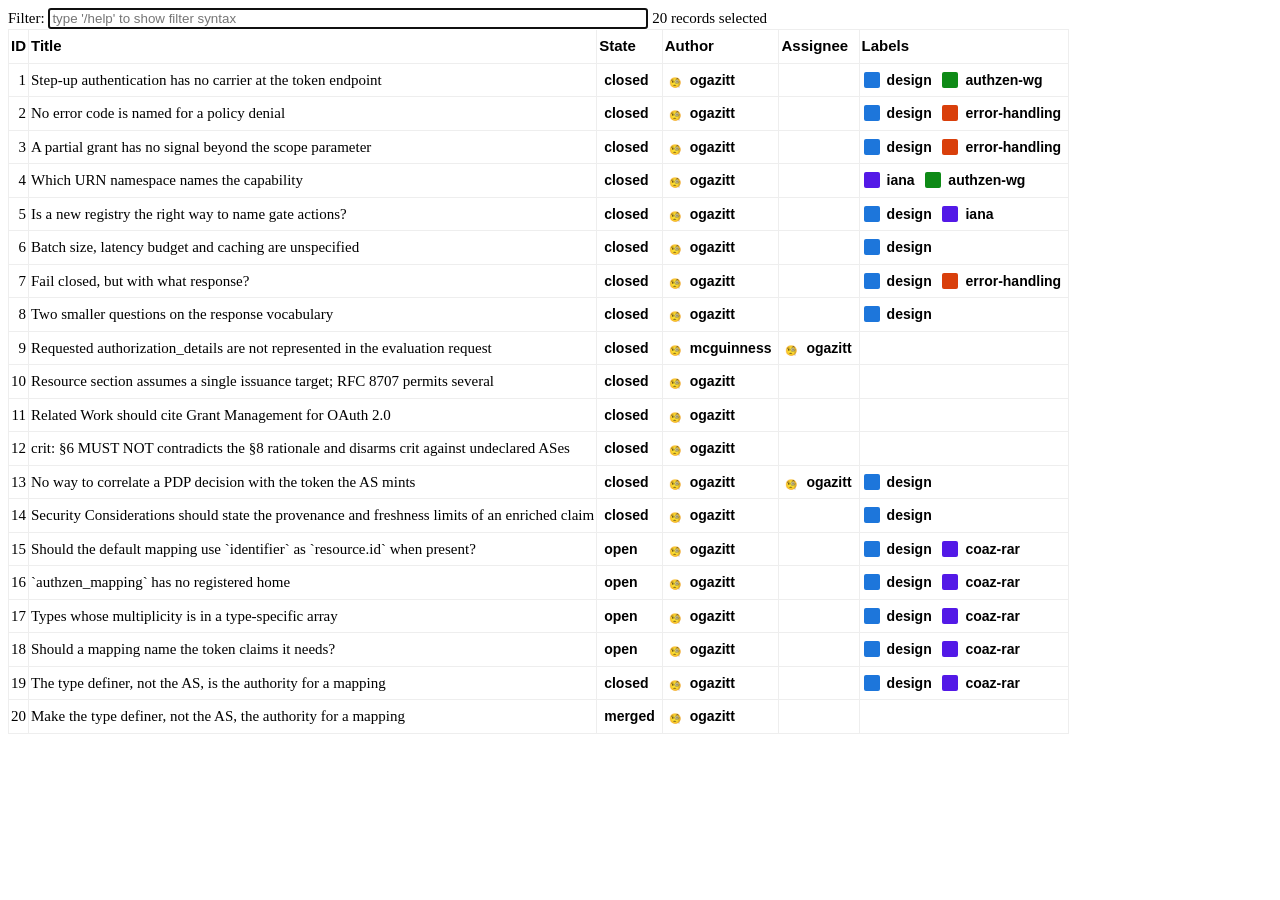
<file: issues.html>
<!DOCTYPE html>
<html>
  <head>
    <meta charset="utf-8">
    <title>Issue Viewer</title>
    <script src="issues.js"></script>
    <style>
@import url("https://martinthomson.github.io/i-d-template/fonts.css");
body { font: 15px/20px "Lora", serif; }
h2, h3, h4, h5, th, .item, .meta {
  font-family: "Cabin Condensed", sans-serif; font-weight: 600; line-height: 150%; }
tt { font: 14px/20px "Oxygen Mono", monospace; }
pre { font: 12.5px/16px "Oxygen Mono", monospace; }
tt, pre { background-color: #eee; border-radius: 2px; padding: 0 2px; }
table { border: 1px solid #ddd; border-collapse: collapse; }
td, th { border: 1px solid #eee; padding: 5px 2px;
         text-align: left; vertical-align: text-bottom; }
td .extra { display: none; max-width: 600px; overflow: auto; margin-top: 5px; }
.date, .id { text-align: right; }
.id a, .title a { text-decoration: none; color: #000; }
.assignees { max-width: 120px; }
.item { white-space: nowrap; }
.item span, .item a {
  margin: 0 2px; padding: 1px 3px; max-width: 100px;
  font-size: 14px; overflow: hidden; text-overflow: ellipsis; }
.item a { text-decoration: none; font-weight: 600; color: #000; }
.item a:hover { text-decoration: underline; }
.item a.short { max-width: 32px; }
.item .swatch, .item .avatar {
  display: inline-block; width: 16px; height: 16px; border-radius: 2px;
  vertical-align: text-bottom; padding: 0; margin: 0 2px; font-size: 10px; }
.warning { font-weight: 600; padding: 2px 10px; }
code { background-color: #eee; white-space: nowrap; }
#cmd { width: 600px; }
#help, #issue, #overlay { display: none; position: fixed; }
#help.active, #issue.active, #overlay.active { display: block; }
#overlay {
  z-index: 1; width: 100%; height: 100%; left: 0; top: 0;
  background-color: #333; opacity: 0.5; }
#issue, #help {
  z-index: 2; width: calc(100% - 150px); height: calc(100% - 80px);
  left: 50px; top: 20px; border: 1px solid #eee;
  background-color: #fff; padding: 20px 25px; border-radius: 5px;
  overflow-y: auto; overscroll-behavior: contain; }
h2 { margin: 20px 0 10px; } h3, h4, h5 { margin: 10px 0 5px; }
h2 .number { display: inline-block; min-width: 50px; text-align: right; }
h2 { font-size: 32px; } h3 { font-size: 20px; }
h4 { font-size: 18px; } h5 { font-size: 16px; }
.meta { margin: 2px 64px; font-size: 15px; color: #444; }
.meta > span { margin: 0 5px; }
.comments { margin: 5px; border: none; }
.comments td { border: none; }
.comments td.date { color: #555; font-size: 14px; }
.body { max-width: 550px; border: none; }
#issue > .body { margin: 20px 64px 20px 10px; }
p { margin: 0 2px 0.8em; }
blockquote { font-style: italic; margin: 0.5em 10px 1.3em;
  padding: 0 5px; border-left: 3px solid #eee; }
ul, ol { padding-left: 32px; }
    </style>
  </head>
  <body>
    <div>
      <label for="cmd">Filter:</label>
      <input id="cmd" name="cmd" type="search" autofocus
             placeholder="type '/help' to show filter syntax">
      <span id="status"><span id="count"></span> records</span>
    </div>
    <div id="display">
      <table>
        <thead>
          <tr>
            <th id="sort-id">ID</th>
            <th id="sort-title">Title</th>
            <th id="sort-state">State</th>
            <th id="sort-author">Author</th>
            <th>Assignee</th>
            <th>Labels</th>
          </tr>
        </thead>
        <tbody id="issuelist">
        </tbody>
      </table>
    </div>
    <div id="overlay"></div>
    <div id="help">
      <p>This page shows GitHub issues in a simple form.</p>
      <p>The filter box above accepts a set of filters, each separated by space.</p>
      <ul id="functions">
      </ul>
      <p>You can <tt>/sort</tt> on <tt>id</tt>, <tt>recent</tt>, or <tt>closed</tt>.</p>
      <p>Pressing <tt>enter</tt> saves the current search.
        Pressing <tt>esc</tt> leaves the text input area.</p>
      <h3>Outside the search box</h3>
      <p>Clicking an issue title displays details for the issue including comments.
        Pressing <tt>n</tt> or <tt>j</tt> moves to the next issue,
        and <tt>p</tt> or <tt>k</tt> move to the previous one.</p>
      <p>Pressing <tt>esc</tt> closes the issue view, <tt>'</tt> focuses search, and
        <tt>c</tt> clears the search.</p>
    </div>
    <div id="issue"></div>
  </body>
</html>
</file>
